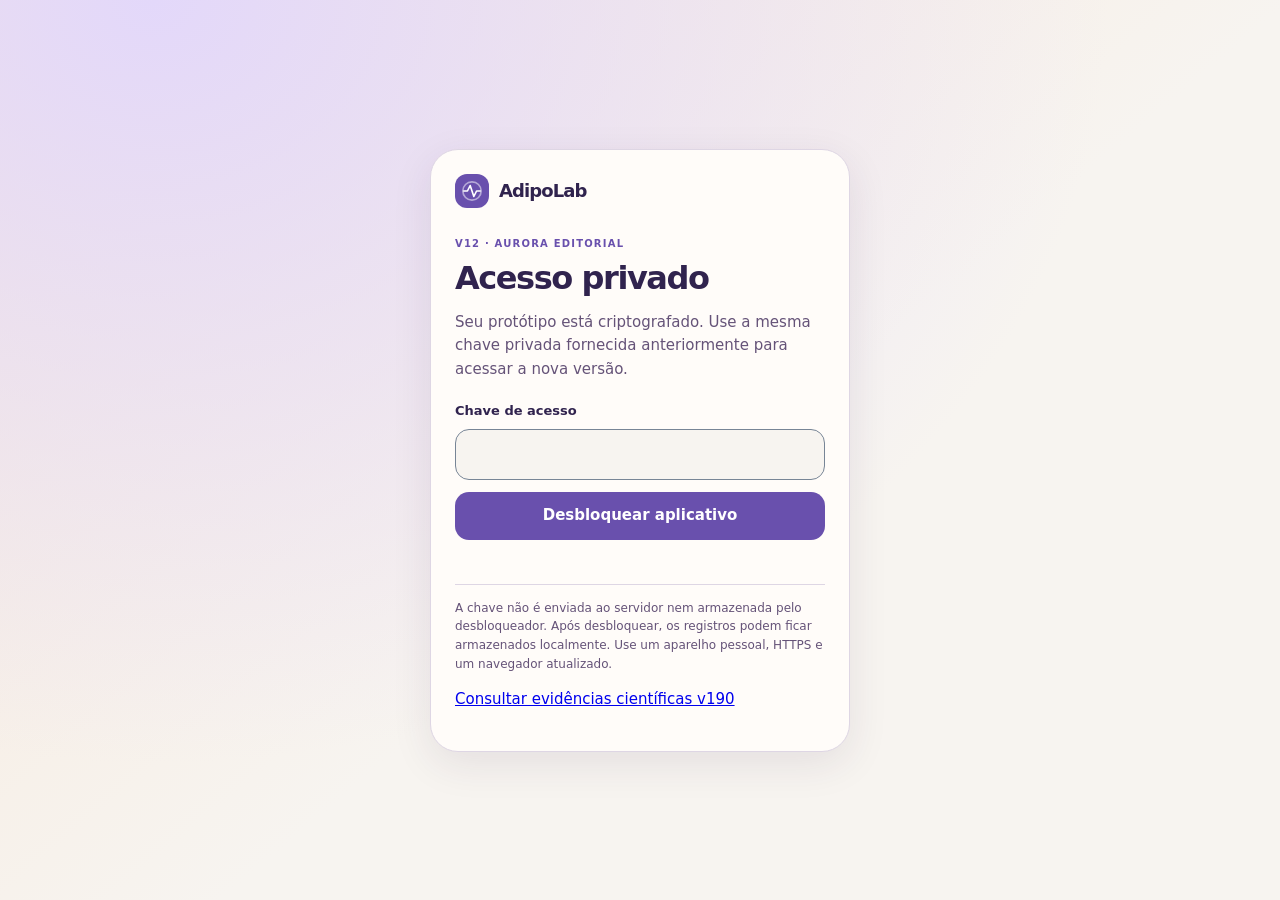
<file: index.html>
<!doctype html>
<html lang="pt-BR"><head><meta charset="utf-8"><meta name="viewport" content="width=device-width, initial-scale=1, viewport-fit=cover"><meta name="robots" content="noindex,nofollow"><meta name="referrer" content="no-referrer"><meta name="theme-color" content="#F4F5F7"><title>AdipoLab v12 · Acesso privado</title><style>
:root{color-scheme:light;--bg:#F4F5F7;--surface:#fff;--fg:#202938;--muted:#475569;--line:#D9DEE6;--action:#355BA4;--button:white}*{box-sizing:border-box}body{margin:0;background:var(--bg);color:var(--fg);font:15px/1.55 -apple-system,BlinkMacSystemFont,system-ui,sans-serif;min-height:100vh;min-height:100dvh;display:grid;place-items:center;padding:24px;padding-top:max(24px,env(safe-area-inset-top));padding-bottom:max(24px,env(safe-area-inset-bottom))}main{width:100%;max-width:420px;padding:24px;border:1px solid var(--line);border-radius:28px;background:var(--surface);box-shadow:0 12px 40px #20293812}h1{font-size:32px;line-height:1.1;letter-spacing:-.045em;margin:10px 0}p,small{color:var(--muted)}.brand{display:flex;align-items:center;gap:10px;font-weight:750;font-size:18px;letter-spacing:-.05em}.brand svg{width:34px;height:34px;padding:6px;border-radius:12px;background:#355BA4;color:white}.eyebrow{font-size:10px;letter-spacing:.12em;text-transform:uppercase;color:var(--action);font-weight:700;margin-top:28px}label{display:block;font-size:13px;font-weight:650;margin:20px 0 8px}input,button{width:100%;font:inherit;min-height:48px;padding:12px;border-radius:14px}input{border:1px solid #778596;background:var(--bg);color:inherit;font-size:16px}button{border:0;background:var(--action);color:var(--button);font-weight:700;margin-top:12px;cursor:pointer;transition:transform 140ms cubic-bezier(.22,1,.36,1)}button:active{transform:scale(.97)}button:disabled{opacity:.6}#status{min-height:24px;font-size:13px;margin:10px 0}small{display:block;font-size:12px;border-top:1px solid var(--line);padding-top:14px}:focus-visible{outline:2px solid var(--action);outline-offset:3px}@media(prefers-color-scheme:dark){:root{color-scheme:dark;--bg:#101318;--surface:#191E26;--fg:#F0F3F8;--muted:#C0CAD8;--line:#343E4C;--action:#A9C3FF;--button:#182945}}@media(prefers-reduced-motion:reduce){button{transition:none}}@media(max-width:359px){body{padding:16px}main{padding:18px}}
</style><style>:root{--bg:#F7F4F0;--surface:#FFFCF9;--fg:#30234E;--muted:#655378;--line:#DED6E4;--action:#6950AD;--button:#FFFFFF}body{background:radial-gradient(ellipse at 12% 0%,#E3D8FA,transparent 60%),linear-gradient(140deg,#F7E8D9,var(--bg) 55%)}.brand svg{background:var(--action);color:var(--button)}main{box-shadow:0 12px 40px #30234e18}@media(prefers-color-scheme:dark){:root{--bg:#14131B;--surface:#201E2B;--fg:#F9F3FF;--muted:#D1C4E5;--line:#484054;--action:#CEBAFF;--button:#29203F}body{background:radial-gradient(ellipse at 12% 0%,#392D57,transparent 60%),linear-gradient(140deg,#22283D,var(--bg) 55%)}}</style></head><body><main><div class="brand"><svg viewBox="0 0 24 24" fill="none" stroke="currentColor" stroke-width="1.8" stroke-linecap="round" stroke-linejoin="round" aria-hidden="true"><circle cx="12" cy="12" r="10" opacity=".5"/><path d="M3 12h4l3-6 4 12 3-6h4"/></svg>AdipoLab</div><div class="eyebrow">V12 · Aurora Editorial</div><h1>Acesso privado</h1><p>Seu protótipo está criptografado. Use a mesma chave privada fornecida anteriormente para acessar a nova versão.</p><form id="unlock"><label for="key">Chave de acesso</label><input id="key" type="password" autocomplete="off" autocapitalize="off" spellcheck="false" required><button id="go" type="submit">Desbloquear aplicativo</button><p id="status" role="status" aria-live="polite"></p></form><small>A chave não é enviada ao servidor nem armazenada pelo desbloqueador. Após desbloquear, os registros podem ficar armazenados localmente. Use um aparelho pessoal, HTTPS e um navegador atualizado.</small><p><a href="./evidence.html">Consultar evidências científicas v190</a></p></main><script>
const encrypted=[
"3XEm8kC6//rN/s/tYhq8XpAMolpsAKxEPwNkI7YnOjW2VHeU2nP30KKO7pm/Rc/XyFnVhtqrV9/tvVG6cUTW30pmBcrQZFnSrJZppMO8XMyHsdiDJREps4qDyH01+OfYYx69ClSgjUeHeJrOrB4Msa3lR/cDA6oEYaJo9w9tUZv5TwPpoo90tkpdiQAr+rTlQpf4fXdYFYOJfUvUsLlSCJ30rSyc4V2u+c/[base64]/MBHxMBuI7uMDHqSiHWhPePaen+TPluzTJ4wc1EGJr90m7coDiYKCc4EDRsBnk6GCIidEV",
"XxWCmGQTniCU0kab3pCWsHIrFhE0M0YtsqD1aSQV4cY4W5UI3p+1TLzt1w72Lwwswz9Q2FctnH88yGyN7EHudVl8ZtRDYLo3UCsaqpzpRxKgV/iH2qcacDkgkOfB28SDfNussbRgiww2W4JgI2plVYKIWCq7fHMQrR1CFoZndCiZ5nG5c+RbSTvShfzCo10HhVy7R6KOB+MBdekjVFUdTxJSh8LgJ1zQWNi+zBc2HubIPsSO3+Jh6DfB9vYsnY2EgBPGlKgcf4Stdyzlb9D6f6zUXLF0Y/w9E8pWz4c5CJlO2hdmKrjJfU6Nmksx5ozNAXMOAGT/nW1H+ykccTi5heWuesgpZs4J4kXKBT+yJO6dxxrtdO1DyOS6z1/ugI6t9oEhDgTALtGPR/r40uvvjkwlin6hVJ9g1/WRuhCLzE/BL2E6vd1WYbIdbx6YT4hdebq6kST/kcQY890gNR0mAUNELE9ZwyGKz3x4HZY87jsemoTKwFtHqAwPrbt31z9t",
"43zXGHo4FCH5wqnxvAEoRLEqVriJm4cpFf9EogdRcJbPKlONGKwf8aMQqxDzwQPV9IniDuMa4cRg3HrjKqBktsoY/VF6SPYmCoTWnGawX60Y5kEsm9kBtXtoIdp2/7Me7aHQogqjSe0ZP+8N/q0CwKB5MZW64q3YFQTNMsTj03EgZr2DBsZt+mvmcxrNpmkvp3I0rI1Yq/EQ3DKBRsc/3YR+QOaSf7GiPjofvpKWBEAOJiA/cc+7ZyxbiIcXMzRzW8BIWLBqxmHsoGWohieRZRnye6RwDH0Cb1SJZzF5tubWDmiH5v840MpiMBmzN2kIn5TXGCbTqYxLtcWyW7PerAI9zbO73NIEl5DLhRp1tGhjR5QqcMiJr6/gS2g4LvVtX88bANCEYUaf4/Pzsp3bGASczE7Nc0E81eyDyy5J15rCkYfY4bNV/ZCjeYAJ4ydpNDeVnC4YHC0woUy/v1Ka8d1V1Ua8iLqbMqORrYrbTZdJi+/9pHAKtFxA6nKBm5SI",
"1+VtkUlmA8R6NXnJXXsFjHDnChweu4DUq4RgZSf+9dhCwZySGYcKEpFkhwJuk8/xNa/EXtL7hh2h0okm9ArUnNPS/2jCQN//l+9UeknMG+2/tSG117jT5KlmC4bRYJyIT2iv0CTAZF9HuvllyprUuAmNzg2jnKxF97AtM3JJCB4Vp6MZCD5GYM01taGzm9oaRfMhOv7NqclZZccXDK6veqPUJ9C/ZX727swthf9Di0vTEODreaLTFnNL+670GqCg/44uH9CBMRxaxoM3wJ+BYhacySTZ3MF17/+2QqnMmMX/Z422KqQPqfhRbj+GsAIJiQjm7HzaSUgPSmB8DFqRplsCJZD6suSGzY13iRqXiKCPVaYyEeblHSLt9b7sMSJu9hvCKY0gCzYsLpbwaF/z5+zzSLE+YgSqtGE0wiKjG3YBHe3ecaLeoMf42G6Mql059KDevLZ77gSCULBqx+atZ9NT1NDoWrHJUzEeLYb2GExdKjgtz92gXy0mg4c4Tc6m",
"u9tU1+HPmOpm4lOR0iTVaa+jSX9nlJ4SjoQHQLnqJMl1uB5RLZBO2COFUWvvis03FXKfbRvFUxvIpsUUgkUm2hs/HPn2+dDILl5sDuI2Gti5LPiatq+6X+sa6KV8Dy0obGb94gFumnqd74gMC+tfr+R8/csKxkaKyc7mjTGai/Q41e1yaxjgbH7Q8PODUrNgmy1SXtTZgrQ/Q+1gwSHe8buVL7UU1DnH9tLC9XGG7uxZ1qIHBUXBrMAhL8EVgVfxYgs4ssW/P51XLGlhU1bMwcSpQ3KUogaMqmIBWKUoHDjzJx2I76adWVOFOX+iLxz1J39CNXSReMZaVKJYa5u2paCvH5l9SG0E+IfY9SAENgHukkyXIlM6WSIW5kFK1fI/puZFpw4qkGhmLYcQBVszSvQP8fL3o+/yuGpkCSi3hloMCqMAQy6i1q5zbDRq/b0OvNI73/E48bI9j1h3/dgX8sEExKATzImK2blis2bxBO6QCIlizxObhExxPY8/XjjJ",
"cw+4uh2pv2gvj0DK+Uo4YYa52lbiuyEt3Ptx/kaHZN5t1As7WMgTzuvK/LC+fFB5ma2YL8Jry9C+a999FgXpLDQqTuYx+2eX0ZXWqhOibHmXieVZ+GJ0ITNj4kDwZOpiIK7kbpRtFUv5Arhj5mavaQeVB8cWkHjCtu7/WnA4nkZXt65l5jctLb2DXDSntGKf4Cbe/KdRnuf345vywVO8NQP9jhg8bzY9p2CN7NWWNJ2qKyv22kwPs5aiNklOga0q4aDmQ8UeTmpFh+3e9sMP8EhCZjYS1MHhhFYxCxFIykNcojkyj++PaoATURqg6K+rVW6fwnXUb/DGRj13AYHUMnM5lXuz+SsUBbfDa3AfNOXFdW5AQL5LCmZpxpXhwDm5gw7xzNbjSiskVKWmq4fELqv0IlJjhOvBtlcbzLTnkr7NNz/LwFO6X3gfKwMO2PFTgqYAW1JJn/e1ArtwgJB1UuFIEjMw3kV4R6aj4AWIDGGTBUl0EHkyAvEUlb4NyW3s",
"aJ5CD+G+d7pXkJhX5yM6PnseONVEd3IWHoCtvQRN8+kW8Ew3OppQZWcDXB6x7gOhTPnVd9TYV6taBpGYsWR9649C28bCtWO1lHJwa8HQhUfNwCksOJwQEuBxBW0GFpDVAM20sYC+WpfhPOrQ1xbL1HCPvu3F1XfR76qNOl6wY4/2b8Gojbx/i1kCyWa74wCFoimILovzGHwE6VeOEFS9YnYjh7YLStbOattiLNHlEK/fEpa6hUttNUYcwvhEtEdVzKxMhcgIV4i635SINP9I0GHzmxzA3VQYkdiDU4evxo+kGYT1LZQrUNP4VMMUj9HitmuRJAAgHCxZ7O250HV2zdRDdl/i65YfF+H7WhDniBnlgkmSpE8LnJp3eunozsFNqpnsx/b9IJDwLCZn72PCK8bvIw27VzZPWME7rNcKw2lqnJorbjEs+sPNnWO1aLLkIk5doxFJdectwng55tZLItV/wXq110fCAnxv0IB/H05/MAQrloavNZvwkts9O+vC",
"CVJebBdGDzjg1bAn34UHlV7KHLH71ZXvMXyxgdKcUD6Cc98mfaTH1drP2wWyBYQHd1o90PMmYvSo3w26RhkVm3cbf5q7IDAtrVQ0wrzuuqdYDr1wM3fP9Oo8dOiu6z0vKGy1yIf45rgSxywWHBYIpGKTPRsgTXtOqLwEL+OF+W12pV/Wv/Ae7WPEGGYUu5luzRGDMx7H1XWNYliuf+83nGJUjCyE2NPSIre5D3FKMu/980+bo4rtHATWkbmnHt8jXzzb8aOtJVX/v+9iplkpVxSmdxQN5R15lc3eX44RNPmtiClXtAa/9cF8rikIcjR1SgeErhXmWehQF69W079LQvZ9Dm5QKw4y/S0FoLm1m2twR7WUra3CKWLcWJhc5HBvua9PELsfY8Hv1ShUP23KMiMdX/bUthYuDDmqah4Wpq1G6C93zA30lHmzaVo4YjAaG3yBbOVERaVMbtyndHUfZdQdEsk9tj+ex89ACk+nsOPa2FEHtIAhXgAOVZzhA3me",
"rLi1tM1T8A+oEURjcw/I2XXo/K9pdjXeFsAVpKY28QdyBhb82LbfCYZ67kX1L+74QSsFTLQvVp0c8uk3OWKV2b4WL/Ip9d3Uik2GjPSKUawAjo8nRX/IiXdLLauZVbYuxFzVGkPAr5SuzoPQdxYfM+cuM2BK9m/vuqsXZ9bP4DB/bCeAxxd/PJKKM5zCdeWLKCPX49iZ31h6WiGfW0C0BNPNPCbFivoWk17i8/w75nU+1fT3CllcULjm0gavj4lnCmV4wmVrPFn3LX+J4W2wvdzaD2Vy0UgiCupnbgXANCmf/VeebF9ya0I4ObRR/mHVFYXCQZD3fagMl1SSkihPhQNirRq+53en1+6oZJ8wLwR3+aifxgJPDVXLb/FHCvwD12fYFBnhYvrFWO1S/VWa08rlM1ImitctRzLilV6ydb5mEZ0pGPuCIq1+T/NKSjXZ9Dxwxex5Er4jVFDAb8H9UkT0ufbbUj8U0wcIhCuJTdHSylieFFyDW7pkyDJFyMLo",
"zarcPJYdKHR3SIFBXF253MiWM5rWFkSJxE1nG7Nms2aGbkmfGsLpw14yGegtWnlRklcklyzGrP88vnQKZCP3QbzfnjL4hlvh+iU/[base64]/swDwDe7Px1hN3l+Z+T255uCKlsouq+nBvfbkwLqPwv6Q/SryXjzUUVKGJxMd4XKNvwfahCiD/ci/ZCjHWuY1GWRKZkbE2Lp9UQI5E6SfaQyvrQ2EC0JiHlZhww551CZLmUAr/wprE8X6Bkl7ZokZ2XLtAz6cNCOzZMuqGKMfTUHLHAmCWROkSO3rwGOJKTM3W",
"dtMm5Hg2CBcQJHpYxtOHGb8OYwQHTDvdjTfZ+v1IIMPetQFL4KObz/+1NUgHEX5LVmhEMgk+bk9qTU8E99q6IDQ3KYsWSrPtlXMpD+RazFQ6CvpkhYo6NHzFdOLKcVweNQYkMI5IRrVUPH1yk96/sysgOEKlPRMfHPhlg+wIKzRBtSn8F2ClFudd9UXG8fwYYEs88SCDIty7Rnguco8b9taVndAXEMn5ncknHC0EIPxjf01edASWuwKsTANj8f1+RHi3X+4W9c0fAmgtWx/oMjvZoztEoH+9h5MhxxIch0SorAxpZeVRIL01EVpDNu8wHP48Ips5SJGe1Zz5+l9vt55uMxMpvpgAiqj2nxDPyXdDKUMoN5kxFRV1KqhkiZ2ZaPGv7n1ANP/mqWlcO5HGPRzGZp7wONMTvRw9x5HPR0aUXzALrihdxXuH+5jGBlE/+cmEW223JnQJlkQdeZ4C2qL/rWHv7q47ny1WMv3/103g88N3Cn5lBm3Fmal/zjKc",
"MI+3C5zUwWMiifi7QU6uuEkNaHGmagZqtlmITLxUcLJ+G+37X8WeXHwb7RRKAYUsj7sy+5sKdxXmptGWL2CEOMwTecxHcyY3HbG95wdGwl3jWWOH4ktoHxlC2SsDs1yhvqadgQ4kg4SKQiPV77SEn2nc1K6ADh4YTDaKN/6AGS1AL6gW9Mi1A02u77Ra58LooHQyoWF1JBb12X8YgLuNOjhQQXJSXiqi51i1piIN4+2kLkYr+xVK73o5Qnpq3tZiRPZPSE868tuDwHGqp7tQ0eYUDgbDkxb7EctheWTmKVTtUqU+keLeLhTar+TDLs59XCWXB/fW7jbq7XLExHy0QEBwicsQKgKWpnLDWrUdx8hbblY3T03Cx6C+xtLlUN5qGLxZbOITQzQRcBK3M9Z0rwSvhsfYF3500shGfAXiMYO+6yKbdV239xRAIzoy4QzaPHV8L+ZIciqFpBHJbelEtkzlAtGS8kDe6wcnK0aE5Xus0nZC/VtsSu93ViCHMcO1",
"[base64]/ATdq1aAz86fqbsBu360mxE+HTviWuNZrVbC78aYXLENr2o31+/xJ3frrMagJHEW44CH1OrzZhONx8dFPus5maGTW+sGNVVqafyBzFkwkDvelexsmRg21GusCkPmsd3hoHkkj9Xsp8w1q/AfkV83EFWY9BEddui7kpfXFOVHV+LS9l846RCtyQD0wR3MzyKm6UvIqttqsHgElM9Wwnczlr+vnUXh0NlNmXVKsY3pv6omKMRSvop1cjAx2XW3ba1QIZk+zPjjBIukchLeibLrhvqrjs0zpksRA2eXaFv6aHliM",
"tZPNNKM/[base64]/nQ66Sd5l4sMU6StGh35Uqqd/nlmtoHyNAxF6FjsX23vwkjmBb28v5tLoyzAObJAhDxTreppvvDm5Mn3TX",
"+PTj1e+hByGl5xhSdwW3RLORNabnbgJ0bKbW7y2v/[base64]/xPOZ/UbnarpRrrlpTTVwQoCJRyaDmNRFssch5cKgs5AJkvd3Lc5P+X7pE3kNAVO+ZDiHxSS+6PhB8fEVutPMTRlAtXaHCJrri7UYIWDqsDU1P1u9xusxNVV5nRM6ayH9ffsv+Rptl9K7gSOaXrjgZPwfvASmfAXikPcR/0hkrZ3MNhvcnxadddRRVVw1DpJ+1AlaKvujGobZUC8+",
"kUK4xQVtEEQDIn+9hPjcjCsSV4c9wed7ZFG4F2r+VBovmPsHNGakeZ+m9eP7htcUBkOguGn5RvEsOxyWgqvImJkR8gEY0X1rr7bmh8FAHSucNO9kSEE3xgq5w8JafpQ4/SdiidD7t8nEakXxHFucHGKuFJ6HfSdAfupvt4xiYE4kOoL7vaxOrEEIM1EDjsZZ6BVWRQ9HbC90kJMQeVdNpwfpia7BgpSmA/gKb8zaUbHgtwm3YJm/[base64]",
"KoP/GvG4oFpwwEDNX+4dvykSmo0dHEmXmROTFk1Ye4GDTXRMSbhG9XCxnERxTnOmy3hN1OxdFaqPJGIMM7x67VL1Lt3IEaPpyaBOV+JmD3HkW3sTjBjwxPPXm6/Il7gh2U/Agvu5TEGP7exxg84oj1xQhHDXTNsrjM6GDqRlxQae49GaaK+buyo0wl71sSLZa1I3ijZozEeFXUc6qnC3n2d7S5CIPITCmfq9bwgqj8SDgvTJS2VNXr4SPSwB1BhMAG+hhMRi0cWPMXx6usRrD4I6rY/psXAAaSleB0+0moKnODuKQXtTYvEPebGsN9WykCXi/jPCZXciuIMbiKG4DlEUPxV4DK5sBQ18Ifs57xCzYt8FPpF3E6IS+vnZWo3Kn2zvOQNwhY5mNxojwPwB/zL8QSyg8ecXkUe+6J/DhQNNv2k0ymCEa8iwYFKk+SNk9QAd4GlkbiZ0rD1UZMUsmZNqQsltpcT9C1Huf4sRmNtO7FifdoGoTu8rwfsQwi/n",
"2p6H6TfF4n2oh+a9THBXi8ntZuZZn9oPTKw1c5ZXo+BOx33M3oRQU8bH5kX9nBkWWsDk5ifSBBwsvFAfF9k7jnTWm/tIlOU6/g+9ljaJcPIuWMoDT7o/r/ByeHN7HjD3IoQMrdYgM2LEE77KuJbDyHLWpDFJcntoNJ5/Jr30ldAjnRzlvhLNrRQw8ONBhbH25H6guuGS6/f8BjZgajJ65XpW5gDS/qx0ii3Ewm8OrgqzwopshuhyUvMRTQDsRbT9u607Z7Zl9CBxibJ23139cWmKfuurMup7lR7Jz9ASN8O+4I1+Yvn3hZ3rVod4YAXbIfLdWUaivZN8nIGGxBx2MuhpWtP/55IwSSRdSeU2nh41LharBSMEM/8fTsi4SBfCkODmNHLsvcKE6gb5tSSbwVrSdmfrEIg0FHGdWB6Mm5wsaUGg3xmpChd11c6oGYiGhOlvKlGvRxa8YL7fqEL7R8Trjpndfyp8KUqYiJU2QLZZ86XTTM8+7r7r9nafESoS",
"Qu+I5XrWNF6zuxnbojthD+6eBrBeE2CuKK4UCr0aD6uFqD5i4oHwoYdbh64Mlv2YPUjAKiNcQArTK/B3LSLmixNyUZuz4TC3nOKBRziKLT6GUp9/MzozsP9AtiG64hnEa/ZhXTBsTBkX+2edlcFz4vr9f9EH4RVu0Xee4yE0ewFBNHIkjoeCW8ox70tQ7Flnk7Prmq+QqUwoloba2RHQRG+7ND04H5EGeJwU3u9Ei+IZeYyvMmjU3POgAZY5QzM5C/2YJHIvH/E6FA7xszukdYymsoM/erlDAfJ+8+73v8yqe+SlFvYq75YmOqsPNJPyZ4rBZMEdsQrkNnkNyvI9RwnTzVLg5GsIEXLMl4UDBsoyYJQq4e2cCSUNv+g6qD6cyjlNxyn2+/3eSkwpkzBQGbwcnWU3WMF3xUf3es7kgq8F081tcfyAX0j7FdsQDkLS3BSWjwwMUHCwUn+q3C+5AuJJvCh1BU0J0E+vQE1ObuG7SE1tf8cGdC3jJ7Gwi7dM",
"dSAm6uy1k3i2vUPdKUhy++tkOn03dJQ2NvbbKRXIJ4ECqYB/S0h61sHnxLayzUUaWJUV+nIeCRt7duwdV5HpLT9oi7nCX33sovz1fxgdvFHb4vqbNdESwsYHWeRGLDCHtefqevDs2ML97GxhNwH6IP0zGJ4zte5VfPfVz2tQfA+mVabX14zJNcvjTFzN/eEaOYWFuy98tda7tCnGyq5bPSq0fh7H9ZeAugE37hslX7v66wcsiS1hB9+0mC4VIuRXuu/oFhSrE9GRynpQESpBEiS1fso8Sye2+ZpzjhlWPOjRC8cxnBnqQenPg0P4+CcdrNf7PNPOnMBeLUPqYMDFEjuLxY0kk8tlyr8xGnuVVwKwEbB+dNNFw0IV9x0I/QYs+/25lKTHeyyCn6Z7/JI8Gi29fhoiJMlO9ftn0C3dbpyr9T+djAQCM+c5CvkjXpaa7UxKXNQ11Kvt4lNN/8YpgDNVNsPD81FbcZNruxHt7aIfgPBg6jRS9DF/dXQXRAqI",
"5M/PLwgnn4rV790EgR10LidJnLIey6oS2LHCXaj8QfwGXrgnQBh69SlYQ0qfxYc17WDZsqLwBPdJoletpDIfcnlLNGH5BNZ/Kwmq3hngoJoKvsxe5/FCXU2YaXNs8SNrr87yQeRSSLTTwiKeP/wCZVQILdzpvbGVINqkNOqAlE3ihAjOTsZali3mbmqPkNWU5Jd2jZp5ShZ/2ypEQbfc+3rYQ5S2u/sWwGXtOLYakGCMUBPauAL1Tu++OVuzvUQmTLcFiu+HxnGYtq03/kyQ5z9Bt3L4B1sgGmH9qAU4XU6qaHf5OWGAWdK4haHzpKTNTBgHumjFGlWBHrFXbOWT1k5RMyTL8DDM+QNly+3GcQBNrHtCjBxthst9UhqubdNVJthdhtm8xjY0x810uVmBG6Qn9re/uI47HuZGbJR5bhSMzKJZy/8moqnF5X/3whVkgBtoDIqG4qykMgOO66rSPx5+wqPdAexCcSzAhzww//kxReoVb8HdA042Z63X/1Bt",
"PneOU4Cj/rcR+ckcnCUH4ssPuEgCTo76uICI4Ez1PD4imw0247JlI8TS1f9UH/KjzUTrMVEbaEf4P0aUc1UxWyDIS9pznrTjxbPSze/jDoFxDRM8OrVuv/wnrpXeLcgMju4VJLHNeufVcGDgn0v9hDJ4BzL+d+6k/LQrkfo4PWBXKtKXV8vacM9ZJoF8/sn4sfXfjmY6E+tNuC2wMPW/a+nG2P1WHJ7oZONfLi3SVD/XdB54y+GZnbEirkbmMtz+CfnSGhR1/sY1q1vpMMc0lFY6W3ReyVOSpFrbp0T0K6OpFWbchqSF1zwaREIDDhJ9FoEtqUmGdNL6NmhRl9EaH5+mZa2gYcRmeHIDpa/CTL7B+P8rELwKZmv8Bv84uzr8RQkDpMDiPvLSlqXwso+PwnX+bDgXLjfYn6tV6OjPVO1UgVQ6mgJ7Radjq3qZNSJMHuV1hJaPkkFCeWQdH7zZFcCyu94ZA2GcNYTQzdovOI0wSmlAzPyPo0Z5rLQrtvzJ",
"+ccv7y6bOyC/n925jZXNNAer/0yyoUDxiEcOEsysPjcXUl6VrjweVhT9/QQa5fOfWGmLBQ23Gpj350sNtV+iuj1oef3CqR7LyU4WiJ86yo4m7TMTWpGT5NyBnRxtyfjU8Uo7obYxtgRKL/tG+lXPIRJDidQOy1FPKSONmqdbXDNNYclngRkA6GLbCWxN84Lt/Fn9CZiOhm5XKCqfuzWUOMWcnayT3IJNEX75AX/uEQqhqNsV4VvG4ry2cagd4GmA6Cj711OoRJXDxuq2WblKHsrPEJv4+LQ6HYTKh4qwFhmvyp60L8tQbXYdYgv5XG68hIz6slD/6stDxCXYPi5fmkDrQRytLAv2SJzV7Rm7NyIFeEVlYvqbieYxTTCLEnTNJ3t3D5S+1hcZficaZhtKwDLbo3M1XWsje6ZimsRyLh+HNV1b2kQq2srBy6fHY6vT3Gfx8fFkK2I+zE8+1rCjhLYL2HHzby8uakr1oNaLtGGY/nZpSQbtSmyTcdq8tKh5",
"3govLahwAhGxCrlGxOImHdytWs92VB4Y4Zb5wUP/XqGxnUUteVplgvZ1EyFm489r8x/Vu9fE6dODdh3x8QDT4ZscLWZr2wRWKqU7GPTID+l2t52ooqj9V9jTmtV6BPhKt/dFnJJoTitvrz4i1SHu9fuLxc36ks6QttGR2ry1s5/yTBFnphHIhoMa0DrgfnjZqDS9hL7GbsUuVb8VInoanr64PwgEezbcApu+RPR+vSY3ww34lEVohodNuV6Ok+T1R3Cnwhc+5TZa26J/HWhDmAAv0HWhAR6e0kkG7RluZV8L+KCJFtcBFlTagpkx9JKqeCf6a8dYP5WqMjFSG29h/h2kKv4aIm0WCmEb7gbgFgx5yvPEWTrEkWA+uO8hjnVcPpHSdEyNXvWIEQNb8gyKJbAtmJ14df9Ck0X6WLDHQqeB79eLo1BcWQqa12/jzycNJDcM3gRSumlEczZH3k9CCvM3gmL7HjK+r8SAOocP79OTnC+MhjryGA/q4u9VgETe",
"XIUnoHWd+uzBnTLc1SJHZ5Xr5WRm2PoyP6K/OckUBV+CO46WfM7sqS9PQ9Tbhytoohhe4M25zrrcp6RxIZs0O1FeS3G4kfJ3isj0nwXmbFLaXph5yexhSUCFkJFG1yf9uVPWsNfcpQ7wQc9rPwGPO6O4s0UCXomsaa/JQh6MCJ7NKpym8bTEqnoam20ZzerpGuAhtuKHWESRIHnGDLms1eZA/lX0PDBXBKstVmA6ezmmMA0UeuZdZFkuBkB8P7oB/UkGUgqJgw5AsBu4WfMJ2Qjw06GNrNwFFzGmDk65mO1HxdaxDGFHJaGFw3/PaQznk7F6sRteRiaD5Dw8eN1IjMQrGNnglTnrAB55OVM5L6hGt0WtUa3s2a1zwx4XJWCXgHv8bwkbWQLj345vJIXyQPynhKPw3DbhEqIFpkWVOMAWTflh3rOXXZ92cRbV11OIKU+D/SphsiUHgXohdvFHXcxsBKLpqvgoO4bbNBPCUJ9xLXd1t6p0eOhizP3VOBB4",
"eYxrnrTtXQNvXWsl2bqFZUo6wIht66qX51kuxlBGPB9EDP2rlNrF3+6TJVeTAh1VjF0HIwEC/hvXDT6s02cbGL5Yw0Cpf6zB0+NLtDBni3DWQ5WZYnd+IlbFT8g8yJ3o5+QzCyCVE6Z0hDtXPcT2tZR2wz9O1BAYzbu15GyVYsflnaoBKT6S9syXnQ+sGfNWi6fhhVu4rHKotltrO7qdBtNCmz7kqKsL3jQ7qUYIPFpvjrdu2Ah/mSuW3K+Jb4yiS4l6UhNkOmpt3PPWn02KNwp2qveIWEMacpiVjYNHbHqvyVRBKmiiPxNxvoT4CJBFd1Bp8s25hTi203XV97MSR4+WFeSrz06rTPloEsHgFaSv1r97X1xPtbaMbulDRWLBeQ+vnoXs0J6Gj/wxSlulgsJqiaxxI1zHbt7e4lllM9SiFtD3GUcvcPS/+lMKQe126/7NYcxwdAbvMPZ4vusX5M+eGk/mZX2Q7f1rK5uC2STUbC4GXijYef0IdyCVkRFg",
"Hcmm8S7dooBcOsCt2SMXqtfJgtElMM68NyVh0YAdVYYxyhZxwIxYIRMvJnbZew8Sfx30j8EQScCIuFKHAT52JyEONXCYlQ+nWbWmFGfyKcMWIEssFM+J8d2bjxx3TMVKr/0SuTIuGhCL335F4K1fz+a6iD0Hjgv7/h8nIzijzq66TxtWIeJnFwtDSp4QCj3uyQBX27MPjIOUtKTrmFBhkYAZon/GJFa+G/BsRQY/jQo4Nic0P+s9fhDpTOAG3B2xAxW2torOt8R4EeDccyZhxuxz5s/9uMxPUlwJMOLwefzuO47ZWqVSMqCTtqlBV+KBl1foDU2zr0AEahB1Frg1BMT5LTMCnB5phQtLCjcqX/AtvY8pTg2lmaUVdAQtwtJG3vtETs9ihi9gdtEu4ME1ZkhjU2IYsZhRwG4YIYO1Z2yb3eHBeChEG8w/RU/PsaSg59KQrAkTrNyfDo84vggdkaDNfijmrIbGdxwCfKikX/yuFB7MoPLTkI7C8k8vBAVz",
"A+UpHorOf+9sIkY2dC+M7BWbulIUhjECbY9CXtqMM+JkU4h9dmAy7uE8b7VHBGPxXKibdmnxEf4yHgH66jn9BXfGi7ivC7TTcsbQo8ZARsuAyiQ4YcoD36HU9O8tWT0GLlAKRCKW2x/7p5osy9kBDRfT1vyKsqs/[base64]/R7vjzN1a8O5QBdRoP5p/KJc1ngXUEwIvbo3zwQvBbRtn1u8eIe5Svfr0XigmSmd5bnF/SliGJupDv5AerUS",
"Zuh/05sDOwJhzur/Jm/a81mmbZKZOdyvhH6AG8x3yTKJzUCGzuem2bUONOcHMIwt09WYk+vTkTfxrbfoPniHfxcOI7wWtt+7ux3Kp++kQC3Bo+uzukov1bm0Kcw8yo0tSA8sogsyN9CpuM1hIrp+llrWD8jdJHuw83huBpVt+x9BSFUIlGTxcqJe398anx1zAL2teJjfnKxpbG/W9mv93dpyUW6JIw+eGkW3jIZFxQjNiWtN8JwHh3skVGL5nAfJviTT6UIA/cAGfk4wnvfDudm4jSAU9XTEtnYxyuOikDNv3k6G+NiGihteJ2IRNQ0BGa+kIGFoQWukse4XF5jEMA/kJ3VcTAy0blHTSKdCSya/R2GZ3ul4gQaiLYIqhTEPyBw4WaByNAE7KhutqZtng21kPGoK1abTTbmZbexu2hRqxFDeOxGKQrhNfwV/+w/LIPuytLlcL5v4rJcZ/TDuLB/N9z+kqeaFX41rBSNtgfYdRfXn1ZsuRMZRyR9JLiVC",
"M4Gn8y9S70+iSEg6DdvBN6XlpUJqlRzDUBOGxzdRSdjHlSRiD2wr1B4iM6MnWrlhU6GW/9dC4RSqCsLU5a8Tvmf8fEDUdxgilO4p79Lmowi64eVrGiR3TP7FClNx/O6kHZNh0IeujbhgvjFTWRR2+q86wh+GWSdEib7GZ8F/lwHgyqWTmCRUj/Lyt235b2gLAPYreyvSzqMcPtxkUiVhdNle4zMXkB7YpNGC49JLJfVvjS8BK7q8vvnbEdbgOP55sj6cVwKt5Et7WCSlHRlgiJUmfn2NJi/OigfCPKrjzX6/IMRu8bLg16Sxta4i9btYFnOqaEnLohz957ywdfEmUYq7Hbfo4ywiBF7t8ZromsY8junpDYl1D3JEgP3iker7dlvgbVo6ZzvmmteSm/QMhXpmTRU9hbccSFZGaLcOewwsRTSmGiZtHENQo5TIh30VagFKg0//7mCyKc5gciGMr5behZ3a7gh8tNh4GBOFoaL+hiZHeE7bfLCSWsRpOm2F",
"3qAEOKCLDQZk9mG4Jsqx0r+2+oLH6am/kyXmaWuJGbZrQI2GG+HCmBmk2R6FzrIEF5bP/nNkNoCh7liZASpDO531W5eQGo78v7Wm+98KItOAuG+WTdF0rIu8u2LgB4YUkIIRpGRt6dXb8MuS2fLQuAftbN6dIVrMdVyQccGXDi9sLwKLn5mx4ga0t0gUER3+FtjxVpv31D0rlnVsRCbSN6biVWs3cNS4qWUXhfKLWa5T/E1pifZenAfzdt5rY77lreuwWQBaTNEKo8ESkeoJjbxAzFJBeffdtpk/cZAhfQ77HmcMJ9bdu8KV8t1qjakuDeL4AT26CQN11Aoh5lQ3kIRnKSGqhI+2HHKVdex7vw1HXhgYD4R8Vf+UByZECJo7ycyGkIzt1gqfdr7wGU22cQwpxDuc0kQ7gPHtJ5pDKIX3xdWVStslLKApb/xAaCgnMt6NB/Fs7RH0n+8xhJqFM6HM4aUIOrt2C+5cZ+nkbcP6QRBTyFFFBytsixJ5cAm5",
"M97LpqSDLFf0+C1vPR6Re0Cdqhja2qaaJj/jSCTaYIf5BGEref+MihGAyASjcZRA9QVlxjQaACx4Z3CxTZYnOZpaDaJ+NPFAVOzs4wBWIkJvpeLFofflgXLhDNwYLwwYA+W6x75c8bduvnyrESlrKNfQs5JnW1/kBTRtgVFLZYqYjRsnwz2Lrsbjl5nIxszUFipa9YChtnyJINQxnM1I8eMJ/SEcOB/IHlbXiObszqyKfC0JGounPLTZTfRosZ/YG4GwJaj2ijRbIhfAlFiiQlerVjb25lrHAv1tWu2JQVXxhQFpQ7L2kNexbb3rue468lZ6ZyFAZEYBk05nHf8ZdMYi0uSK18nv3qMqITGVEMPsNN9dubMZbWkpRnfQcyT/YHGxmm9bJg8q79XGGAdFYbjTTxnOEOvGlVNdA/ep+dnH7tG+KvfPRSMXf5Bn0oIzdBXUn+AWrQDaha2ac+2aUoEbwS0aFjkK4XUwlA7hTPSj0SYJWWaCqklHm5eyCjEh",
"2FTH+ZVRW7cgDW2Z1VEr2kxXICvbPpPRnW3uSuZBi4JtUviVX6RTeT+VJifv4milAP3r1wC8j1ZSF26DlyKo3KP1/S3Ekc6O5vYGdbRjkq+DlzKycRcD9+rk9+SlRHS7i8fb5lFV/THKXQKaqDbZOjTO1AAmFlKQNA/ueHo95ECQJqmZRl9HdzVdUFFMsAQf9DW854LfQVk0uBrB30rVDB4AikItQi2COT6l8KPvvpZclP/IJdX2+pTvf4p2IOtT4a1WjR4VJU/HIGKn2LRN8TF3nbXo5I9vK7btnhcaKtBgEI3DHcRV1LhGscjOrB+swuu7CP9NzFejQlJ/rtYGtk5jFFbDMbwasIvM1eHDTIWTvK9FmBVSmwmOLuwMP6L57YcXr/iapbsuUEVFLhW6nKawWGBaCoqRdQtvAotvEbTbliSdD8j3huWll/+NfsrSMtCMyvRM0KvHor9sMczvGWG3ubaDgpUefqZMtQqq9NV0ywjoi38GwdlIcXEbR2Pe",
"+K0EmPjF4XvryNLOa6uwufrWeeFdrO6gikQyoXod//Y9VnqIDzhgdPWlehCjEzuNvAhq6nCbNl2ZqnhCKGI5zof5MlyUR4HfFbhL6QTe1xwW87DNy0Dxr4eMwUonGRdR2ymlBPwcVzB32OpmeIBFFyQEmhy779m0dHGdAXKAo9DT7DGkMTP/adyFQ/iEoLOdodEG1i0ZOUpol/dELIdYZBZP/+Ojtan774pWGmxtjkMkqCUpWImr1Qn0dhd0h+cOW/IiLs/ySfWMCMVRhNLFOjjrrTDvx2XWF3uiVTV0ELgoq6YLXwgUP4SwzUB/yT7TN4/FN3ENglRwHk9kPEbuigAtmh9jIyAn9mhS8GejX5M+0BsdMAbFyYcsklaB78ESCTYc/HGkDRB6gjrGQ2FCXVn0B5BKrP4Zw2bTxN3qlxrNu67ZxksO9jMNrZz0IAY7DDiROc8fOwrikmF7Y0wrXJA7RQiPugQUMqRk2bZ1KTu1UhQkPY0JKr9OYb0BZQ6e",
"QE/[base64]/R1TvY3SIS1tp6WHeXZKbA7gnk63S8peyR7erC0wrg+qAds7CfkG5gyzSyajMTC6uWNKX5K3rPDvXRIBcHQJjHBo/MW73oxgcMADK9IuCVNqN0CQ343xVd+jyHi0f4XlrvsUZOHBw5pWUWROtv6gZZ2mEM93D6dtUMlyJOybSHfK350NS+zjlIeRZOoVDkkYGOWbycclDPlg5B63gfEjQFpS9W0YRHys962u9IIkThEtQEUOUeVs1ZLzr70pohRTTR3qqT2OOVDQnDPsZ",
"2XBBUIj4oZNiXZikyiMgfzPHMl5WRWp6jvbo9pTGuJ3xAFL8PxNZ34gULRcLLK9ZnMFSl4Ren3q7VmASnr2sCis1xtZaVtFPS5XR4boeU13FqVjNeeCCN+DPy24Rqs/kV/4d6SPqainhlUE9R0oi311965eW+cgvcGvgQhOSsVScGxFn5Ukf+81f9nkRqFFSuVdo+3qBqPKmlZVGeEcV1Sq5g+V1wRFqV0bVbCRr7ZBvQ99z+MiapfzW2746C6qVy81K7anSR+ALp1AY9xpK8Fu0im4k+GRBy1e60lp/m/a/uZl+ESkWddzRuiQbuTUhRm8gqlNp2eQmeQHFDVZCjzeOvjleQi6/jEJ0H2UySDttAGjOnwp9TQ/I0sgUs6gT2P+d6/3z/2Si/44iDoNR5bzE1nz12deWFEBAHnXpXGLIXZOKYyZoVhQedjF/krn9xm7z8sZEQx2kEg/nleU25GtVB9DC3Vjwb7Ijwqy+w8nf5L/2bl6ACn1c3uP0eOl1",
"Bcow21XldCQkxGeognavYigt0nvOu/deVPjDIr12lHb95WRcfDF065wxhFqaqvmRY36ej1dgvZE0jpAGWkh1D5ytOy0ijk2BsL0Tkw2UCPKRNevGlSj8ueo7TfLOKDo/Sa3AEaf/oh/pJJZXBr3oe3aou3irUqpWUc4Jqv0tsm8wxO+E9Tk6cQKi/WhCdNdSzX7YIFndoUAgHarozr4BCnxLdci9gbMZx6CqfZXKVzyoe68B2uABv8dshskrXOiWbgLJXsPM8YaV01VbBSWRaiu0jl3JL9tQH4ODHZv60UElymDeRMN7aD5cubzYaoYQfxHANI35q5l+/eq0+twU2Cmkd8eDE/JNtQbPzLX0XQXw1kmGdsL6YpeMSgkfOZAT62ZIySn6JzXD/IDl8smrEYWs+Ea4HUpIIaoDtKWTEyaJgEep9G323pdGG6nVX+hrCzXmM0ZJ5Dv5nn19yQJb7Njd7hhoLXgc7z/UVXi6A7nG5fMrWjwnHPwnfUzXf2xE",
"nIu3I7SLvBgLyvzqLv35B00bArqyMokPOWcUe0fxuV1WiTUy1W48dcbNLQtHGjBStlP0h8gBJ1Yboe077TkKRpmFOAZMPxgV9cDtVrLTUvR+foGDSqnaWlrrX625bq79UZ5cNpnA+owF+u3NlhYPvA0/qzz0Wyoj+slzL4xQFD3l9wR5zCm7FhhlrSxG9yyoSy+a2nCEA784Al8JhUJX/sy7HN9t80Sq9KkJdXcJlrRdb2+r1pMAnwEjhC+B1mL4CERbf2Kq7lyIDMIlghs46VRA2PGrHzgDKPcGHy0YIFvUkg7ngKEwQRUT2qoZODMwdKDmY3U3deMqqn3W6rJed+CIGkteN9e+Jo0nYHyyaWm7XHxpZQEMcWanReNtL/f9tMLzpP+b+S/JZ8US3T4N0H4hzbmPzYxTs/e5Y3qfqv0dmpaXEmQYSkG2KusqI6TppXQcbEB6SXjrxWcFHy7Ynl14UvEkjAwkaOsMA2MNcsNtmDu6pyxqiQkWdWDpV22g",
"to8HlpjOweAzxuEHHbJWU65xPJsYN5bX7liwGHq81G5t0ETY2b53GwSZfXI8No/+b1BlsaXOyvPkXNnjkXdbnwficgVAFvNZayTBdFhrou0jDVot7d8Kj5otCwaN2Jqg1Z6+xFsICZoOrCAFPy+VoxVPRpk18Wj9wkGw27yfIPt4/[base64]/CeOVvb5K1UAHXSKjXYv7XibixgRdUPa9WA4M2D7YVWwrT98ZBIQY1OD2KyDC/vyrGOK0EqfKP5amwL2l8sLv3NessbfZ1sY2EDGxd3Px4kxIJgmH9T/wnD+CdDdP",
"/D4bZQzByH5spQWLCdOP0PPajTkVgpIiJm+MjEg1OPBGK+GJ/v9gzl7hH3MQAN6TWyk80uwGaQ/AWNnvUQMv6+iJzG7JkzENtrssp1C8MD1tuYhCjoMhXoR6EEkdDmLk9tWDMLrbPf9JcqBi3UhrMbFi9oi6t1Ob0j9P6XF9a41Nczi0jqilsJQtl3YA29tT2r+l87qAKy/Kjiym1hlqzOrqz+56GSbCzQlQj3gBvyrDxbkAI+v0uluXopRuPD8WTRVC8JEVTtAWL75xlOJHbGnelv0XQGuArElK8V/YjpkAerWzHDXDpbmuzRssb5bN8wq6eOWJj3bMhuSG/BCtKMuGfeGn6h33rOjJXI2/tyOUJ1V6fslU69hVoVl6WzRJoUMfuYloDmHRXNj8SGVLoI0ZIHX/fKd2POxvQqwenydreq2FUzH356eYhI+M7hvYRsxAy8HC+lcabNAK+TVwiijt6KzBAWtkFs0ABELk25W4y+aBoZd1hSiszUfAkeud",
"YWH3dLHyjk3SVIgw0Eb/orgIuC4rPUlb5wPVG/rj3JVGH8GpXlNMnYepayCUPFU7BywTEoVfZYvgJb9ToYnoAGiGdiUYDCyqjcVLRvZl8UMwlrTcy2eFLgCZViNubYrRtk4/ZZyIXqUb7c3QRjrpxAbEQil6Sm6XhQ/mwmgk2PMLoMEIlO8aNnZfq9PKURAa1P0F55SH8+bfe1HqhenLFsKvzwPeFj6hhdUlsdQ6ivXBElKAKhCUFIkKLuA8QItx6L78x2Lf4jCCFsunpQjatm7izQq5mdSJN8tkM4XCCxTzeDfMMrK68WKVgpVf/hOTyvqCsc82r9S3rgtBTU+Tk808aQyEpOdYLQ25ZR2181S1+18PxWg8m1x6RnKfhb2L5tv9sOLTnvDZoxZVnGrfh2qexepL6F1Qd4X3tTYHKRROfnCOiBytYC9jzHJF2GtM6hmDttsoDugHdE5rFXQiAuhEEpnjeo5QL/km1bC8pMWteiEpSCOUT0Uyk/sRw3hP",
"XXTpy48BwJeMULtYHf8627kZtm723gEqVRy4t43+8kKr+KbUTlabLghTB29h2wYjuTqppCPTSHVn95Irtc/lOTe6M8iG5jKWzOIXCR4zhJyh97B7qVqaNnUubRo4+GrRnS65Fz4GQw8Mqat+pWmuWkdmkIM+cNNakn6kTg3IqPKehULJbaIJGa3ZLA8zV8lf5KuqaMQe86vYbcvmDhJcRnAZN6M+gFP/[base64]/owTeHFShKZJPHcADSa8J3IISqi0nuITniflJh7RT3WqHhev3Qfk3uI1jagfi4CB8mEgonbmv+KlxWLScYv7E",
"ZHttSNWqyo1X10PmOOlreU8O96HT1u4JdUAsAZ2aWx08b4jckoMZTRqGNtqi503lRTw2vjTGM18s4eTFAuIvZ5EPJrn7XTfh0FOF+GBYtIjocnYvyQCVtzsY0CWIFFSNU6/pMJlvI6yLVfNhr6MRWgO5/uNRv8egqNx3PGRkJQvDZLQZKu8/y8HdgZpgKaNaeG+TAW8YeQ4TQ0i2A80rxr3VUOyz8WbGEc1bXTYA63S77dzik28zMuppX4aobekY5npAPNw6iIllZVFiJZ2e2GGb+1Fy8nRK5vUMeg36hCpZsAXJs6nUQELokJQCzBM//t7tOyQYO/QJayr7JE6/gpckzZe2RG4i6WcHWvrj3VOWEY+FKuWUwdCTjQpHiTpMnsRDa+doL3k+8hiBwjZYEyRTDrr34r+ODlwEcsodILQIzV3EsWmdjyulUFs03nPMHGYaSQgq/RxurGaQOdfAdOmaEg2MlPg0JoUjjDAzQECAIGq6/5JU9Eo5EYu9NWtA",
"xQy6CpS62slIc6NoAU/3OJFohQaCK67PDedbOGSyHLReHJD2jNNXnAMeIx/ul/VvQWdLBodqr0q31+tCDBISFWCn0hr5ZQQtRCf8BwblAKjDl/1um/qPQulxGxRKdHXh/1JlsDmuSKr4HoyrQOBrA5F9cM21qs6mU3wJAc7Fj25VROTbn42qYtHVFaPTBlGf7P6UKmfg+nwh85TYZg/[base64]/L0XaH3hqELImRqd8No0hYzhSpGWSX/Bd+RBeYDHEkiNMoW3FTSUd1Y8BO",
"NAk3lU/ABKid36dq8SiUJxwKY8aZeeXcxg2C6GLBmJFAvpZBHkfkPd+vlkxP1PqKc2xVoAXklLGK8XQs/3tZiFJ+bAsWThJ5ldBslKB8itgIumdsaRy8Yob7KU5ycvErQ53r2YkQTWVxG9Lcougp47cYscZpEYtcY5pYvsPgleflRyJ7mCFzkdNOF5Es7qS6b56LrjXYKPWwnUEyOZ2E0DKnQdyfhev5Ykpe2XdGY1VAQzdiuePIzxOH3hvn9GG9yJNR1IKbEG2hU/nThftzkge7tnhH6ef5NQQO0U1zFRM9begHl62grrNFC4UT5tTlzKpfYR2KSY76ybR80CwGQa59q4j8kZp1PEQGLBW5NwrUj8m+kO+5InqfGEWaawHwbr8p5Zs/JTJo/B+4HazLtAmgdVpn9hs/+OtSkCjFvU52X6gMhwJOAouf2XH8mIvSJabbOmNPKokVJI3AIumpGGEz/BsIOigoNgR4gThybmWnPlhOa0HKBW5JwbiYw1zT",
"zVGCVhPDBFdBmOOnRK5E7v0gsSUs//UfuS/hhNnhH5CzAsqoNA7f31Q+gUa2cG2AbANq2/[base64]/iHVAbGJ8jpbcQDX/kO1PMt+eeAXDs2Qy8JZeBRxGPVooU+cDzfo3HAzuHsN5Dqjc9nO5tuRgXuyQ/MJnuYm6I48jZ1m6fpn2A7k+6H/pX6JazY2s30GmJ5vuU1kNK8NoUHVXwp6wmuc2EYxHL/ShnXo3RNyqoGvYw5UKWNRnt/jw",
"VWdq7vcoEGXkKbL3FFORjwKUses+7br9ptMTAGeOZXwA154sBjZuZpAHQWnQ+v9S/WL/EVzDCzYAGd90W3msO20vfXmODbGKqL1jeeUUmD3f1qLmm4IKDeT+4EibECADWLnJ+x3xfPNiumtmZNAY00RubXj9ju8De+2EyBy2hdDbgHmdltMPPQVLYrkbSDQi/jLaLYs8dBdxEbPZMW89k5FeVMsbqSaYd/7klKYXE6lwVTOtSIXsflmkQRnMGeot1QyHJBfyJS1pYWl5iQ7YCcf9egiCy3Z6Xrch+n7zVHe8AIt5Phecs/rEjpx3E+7j7qeY31XWlkty8/y8sBjtAi7fXd8Yxr22KNOkEgnXWAcEFIb1v7/5k7WTEEqPguRyyDdeoAG126J4eBI6tlsKqfbEwu5RF6w7O0H5FXOnwhloFAa/iw5TuE/jdXxbI9oq6WCf4R97+TYZFODRILfa9tjFqayYmkjA7aH6TdQwjQatOTl3arqEkmsuVzoGFk9f",
"3yzzY7OFQOhy5JMb8t2bg3O/DuzCgRZAZ6AiDqPTRpMP3xBw4OiHyeBFx3a3P0rL22miaoFGzSUXMnKIfrrPIrXZ49PwhBVny4cBEAcZEZT4jr9mwP0ABTDVr8fVplBlPPgkNmP8meqy+zJOWAE5PYwWMfS+1w0Cj7Mmip188FIpqJNb/tP8bF9s1uqNhozl5++J4m+YjqnADl7Wz+bZ40II8D/UU2TIYZuwOGt2oWf4dtpw4PrJ0S8vYzsGC2XRDdQKRJSHevKJGDyR2pbZmy7WoKHjzWHnlVqKXYagqSfEht8a8UKhPbA4drGtAQ4qdGjCcrNt/5lw6wmYPMpwppNk0YhgPVMXbcLFHA9kn8nCnPDlNsN+ewjrdYIHcGCvwCpHE+LeHjFSFflo78XHViNvoqLe48UPa3JWfo/OU8kaRSt+dSWGDNhzRy/HLusEFoF6Amiw0kLYEjdKgAof8c80rPLXaGTDXR5jiEeEw4NbglC29usFUWz/9+lh/JmB",
"q8tIB3AfRfYtJpP+RJmW5GjX5JXNXlenovs24msFIWq+ZvLu5YA7kzaKPyzW4JMq0ppGkawqcOIIJQpMNQcFb0/QYp7ll3jsT7FnrN1ka0F/YrMTdwqgamWn8wMGcYx9foNDTdE3xedci5VLImyUYkv5rFmo/8lHONZBoCRkF/kuCow6BbeS6xiXTQkL37mWl769/FfcCHevxjjX5QMEmHQ8lJGP++ZRA4Ug+RXvxwkHG+QHS11K0jpqNu0UY2QE/Xm4LXVs7srYwUT0JjsiZ1BtLmsOJlSvm9WlsJ4kO0YJB2IMj15lVYbIkNCSrX1b8xtgK0mu/OkDU+c6sxEo+WxpzrMG5jb5EwTG+3achn6zc7892mknD/j/zQC2edIKVo1E8nGRjgdfALZ59F+zZ3bJeC8dhPr/MbNyePxu6/TKcsC0kXtcRmgzhzkgS1P9xI0/Mi9+UH5mHQAyBBXUhSonP68aM7qcLW3W1n3l0L9oPZnz5l8kDxfixqldQcCF",
"viwo8DrV+wBQ4xZrcRfvbY58zoFC9rQuii645dQfisx3hwhry9+vvcjtp1ZpPwQCAKZcvJbZJ1/txSabHU+x8APzkl5TSJ5EeqP/UmR2HU6QLDWNbeiPeupDqnRBzjSU2AHmp8Gc4+oskR2wfcs0pLLBx5pFhtZVHlhU+2ooxBF+4UeEDB1hArhzaqYvTzspBBUBodp8dbLcooQHLzm0M/dXk1HJSlw3gaV3EiFn9+SMOMjHPEaBkY6v2C5sh9ZYSSxsGNc/FFJGxBFYOfcBGJi8LWhOCICekII0v10zOzDHN1XWvS3RQuISjN8FPwvFm8Zj46kXgLrpFfKsep8+GWnPMLYaYDux3zflSd/3R2EACF/9Ta/bZuwUsjdOnFo28R/ZMLYRRwTR5Oz+Djv9n6+GMu5H+CB03ck8tjIMvaDzkef64+/Tnu6RSbMlhFyykSznotiHCcVoYAvrhe/u4UqVvGjGU5Xz+0QlD9+i24JMmy8gtNETihLPIfUfKyZ4",
"TlgrXkhGodFhPFvTFMp02honh2csrJATsDDIUoidwTFCYmAOl2Ylx9haZmHTyvfwLdnvQMMA7XWiCq+bbHm6NjIY4uYB4XLgSwlyKX4JYnsvbkJG2UqEt78b11HGlhdR/[base64]/QHMSVFQzD7AenpC9jvf/Bqt5iNP6cOSzxV6IvjmFOHJvoLH7KN2ycE18fDiZn/v/pT1FpZroR",
"qiAAM/NEFkeNdlSPJO8lCZ7Z4RoykMLohnk9QkjzAp1VQZO32HZ9a6xVWdic+I4ezX98XnA2Nwc27FMWq/Palkcs9IeYVbEGrwIxUfJS1ct+LKA3Vmey15UA9WlxfJc7JLrmEiuRdi6I9l9PmZluD2NPb/nbybS9Gb0EBZWabGpzV4grhV//K0AYT0VgfVLuqjk/AcprAdTSum5CwVLCFU4Azf/29OdDUaMpvCQe+k+kH0qbhkfJSpNKLVacAs6ToV1qEx9M+tI12+phmEJgXK4RAtndBE30MUMEgm1QLNcZFlrAgWuw8mp5DOxJdTpCOuBJvVdKwCdZtdCE/0fVrsQTgk5OyZVr9oItuduYloHuUN1z5lHz34kBt6D0DgWnhPxm2/X/p9QAljSjKHQSoFpFEgq3D/VQXs3Id793Fuj2AeWiv5fl7BTfUlxWW+40bKKQIFeuowFDKKXzmhA1F5eSh8JRs6HxeCETTL2+K5t07eKwB2Fd0DjoKLWXGl7Q",
"mMVOrHvnFL9P+UFD1X2FxCHhzWLOJMFWPkbMSlct0lDogwmoeYHeN1RpKd8xuYlt7D9P8dFl7Z5B1T4YgR8api9YZjj/d16wj0NFxMn6A/nUzOI83zC9aJKMvpHrb8nd5p04wGC/94U6Y8gkZc51JgDZ9OvtNwoO/[base64]/M4l3I97X2dHiv7FflmxsSUg0R5R/CxLipqkJfd11TOH0Dw5/GkJf4Fw5irzxe142d2FRN2mTX1x4ZzqigRpVwMZE",
"r7armWqpTwfnGPjTT8wIY27amNAICWV4Gw3fkAf0SHXKAp/VK5oIYCtql35C6cBZzzxP/Dm0ZtsX6P7wV7WFfMh7f/XthUYMYoqQPt2EMKmtVgKBjkfFYzH73HAIKSEnmq/hss/4mhW+/1mnTmnLV+Gbla5DfDQ1mwu4QFf51n3VmUZF1t1yalwq1VfwKBPKM4p45C4JGw8z4pgkBe7tkT4ZqovdWDbeQFAsPwNocKGNOuydiLXoPTw0xBMXsnI/H5UFXFZ02X2u0ObX+8PZ/[base64]",
"FuqDD4XLbWarstq1L/VUsgLwS6EEEoBD8IjAwWuZtqLuK+ClJcCfmQFwJMzynvgAGUc9Ee6C0SMpDudxdEGGPo/n/JxGwGlXD1XNF+e14yNnF+K5Rif0opBmDKGTSpKTRzhPoNAIKYZRT+6Db2o+N/91OgUD1Me6zZzXQhk0pbtd8L1p3nM1ZfyRwB/Y6hmUdFROncwuOIsMVAZ4rw7A884Jn7+dRwqNuzA1i5oCKuHohS0dqt+L9RAxME3FD19V1akd2ydIg2zOTNF4VnE5/AHeLtuZy8aloh+m1kPx8CJNskpQwozj99CdaDYZCvDWXPyK0jisNzvF+WtQkGVbV5Nabah8S0h9sUJ8zJZKub7UKN7I1DQW5JhUJD0x8D1RBgJl6gNwLqZIIlWgUj1Nnxy/rCuSz4JxnVKMTAC4qVm+lrjDmXNl0Oquxszw4PnBiaJgzY7QmpxZO/I4BcTNN8QOC3OHoZeR7vmMx8ic0J2+ZjeRTlTfHD9amzeYaKLq",
"TC8Swj9c5bXw+gtx8JDeLfA04vHy+V58Idb0TlW8TFg6MkkyR44wuJoCVQp40cNnsjHE75XN1doFljs0zWwnR5X1Xvsz5WFAL46oHbHRdAR2cEKoqH2YfMC9oi5zx0GluvAwKlaCS3Xy/oqHAp+rgNCn3l0VvEBGxNltKapDJks1Zloq3phqhXgdKKiEzCBzRSgpiekGBkbzD+k9+x+h5WGv689i2Md/DjK43v9RBT6XVKJRHhJm+Cs+ick1ka8RCHPJWig2Di0ef9McCj3BkXy6T82OJMcAYQ9ptxvLWfj5CJQDBJpTkGmwLzMwTEvUXuemKZxR3+V8DhttFjnBUJWwP69K2ZXHuuKYNdyJIdjyeIJw6IrraOQzbxIpj2CozzMU0dS3rUY+wtuMKeb9THvPxuuY9Rpd9Eo5Z/ur5PwVHLeHZcskuUaxl4wCMNOVYw/V/I1eG1lWYz/rX6dN7tOEbRKJWtfrcrzSE9Iz34jHnMZykRWxZ5lLaZvNuex3",
"75Ygi9sQAfzv1zimulqVs6+bf1CyXBBJ0MNcTSIOa5FnaU5befptuJvWMh1SolgG3GsDp+6zCOCww9zGzx4PkDNmm9V8ZsN+XYHdTDOBKxzItorcKng9d8LTnoLeCtncSq+bF1sGqI9OrLHRtNLo6a3b6h46CmTvYXrLgBm5wLpd/eMQDC1myEEEOo7rvUiti1YibZPuUtkfyHybjbkx6317I3IPGLVY9RMBwc9KMH8fYnnwoyol+CWj2CvGGbmllCT6BPoHBbWjTWcMssiIi5b7GQc5s4HxOz/IBbyZCSPCaRAeD/3oRT34US4LSeY+GLJdoq141DD4STmxO6tMAgcX7sSvI1DEm8fhH0WS3Q3qY/VdpnIdoYSO1UEmd3pd/k/drLvzmr9HnCgdnjPirstMiC3sm7i1kKkwV+lePgdvIheWbbcSe63BEQ0CYh0SdiU56FmPRwXwMHeQN3nwG5UT9KGxpJ6t+3NNrzJjy8W+XyToV6lUH1+jnIPXPU14",
"[base64]/L+gqd1dJ9XOJABxskWKzJsscM2XWqBS79XqnEAt8JnEjAhyoBcC1qqYfgzW8TgvOou3CXC2Go7XFEtulECULm0WH1jtCrmaHIpFRchOVbhUi8atbcbLfY/dK5ilXiLqUfaz/2zEWxKo+mYeGeQDyTbW6i9fmoIjCDPbWj06YDhBGW3twUgWNK63D8A9Hh9u05HtMiGaMzhg1wkN/fnp3f5L754Y9rqyqsoMVjn7hWC/x7JGDl4lU5JeVLAWsHTKwqdMeaBggnThgwlgJZpMW20WiL/KOAJ7wLOzgJGtd63dwivdga3pY",
"bvxBpnkohgvQKl4VRSyGMSSrGZN3jAZCFla6yZYlUwncBBdqdNZq/EbwzncDbDkb77X/xiPs7pCuh358feXsnKKXrMt+vrBcBpgy6Bv73QSPOKfKjnTK+A1yqaMu2lVJet8TWREB73H4Eurm94Z/+Wzgo6CZLcb/Bn4wbbRX2jQPTcU//ohZ+mW+CQhWg5JbEdtFmFtLhQZUvWHr7uuffWu/[base64]/+5LC5u4eUcvJVmft1huIWW2THWHG8ZWaf++HnabfXCjixciieBkCwIxJoXOKyY16",
"hQJeSYkXW+6+ySjyxK3erUjHdxe2uao3KwLqXY2PTlD45OfmlwC+fhPfrA5z1pRRN8rLEHNbmr1RYMFopM9sldoyQ+Kn0522QmYFx4Y3OhiyJkourxLwRr404Ue5r8HH91RyYbwkmx0jdwsBYsd1G5C5jJqeYdmmKrWTyTJlXeUYiD/[base64]/reFofy0C+NzHh8dsRtZOL5aIRfC4gC+/u6Zrwq6RveHUQYPF92zlE6S65wicJoyVANhZKr2SCNQz4NX+9smkz1gBVobs5tKg0i",
"3wOcbnyxO51BFPbJuV9d/yGjdJLMaq80aB3fek3/h5NiDcxc35Js0latU0Yb9W/CqrzZk6eEecFu8eXIVaaWDWY3Mqw467NxOTX77ugutAjRP1K1p7uQEoXdH3DT0N90khS/gae+psLKx01mzx/dFWmyCsiDBm5ooNtiAj3LtGm7cnkbPyn4D9meT7K4MzKQBk3EqWYztn22I5l48dT5DIq9YdWT4nlXR3Wn0DSt5Xf36fqt7k1oXbOwylOAVkRrDlhkIhru+StBc7Y9EX47Sx28AviX3Wo69KM6aCe/AzhO8pOwQgTFTGv3xqb3dUNh2UUS7TaDDjpln2BB5m6kez578S56NSsTeTaim3msImB1dcNhpVJL+S1yQcwio+nrKBWysz3pUpBSJkJu14GSL2aqbJqAj3PrereP1/oB7CnJ0NzqyhWFDCgIWN7yla4AtvFdktUNeVoGaB7+wwez1Rfnm0B1DulUuxa4Ms/DNg3w1u/uO5VXnYwdbV25SdO+",
"FNZJQUM1CxZ+RNk73VfJkJfoIZiQZHTpFebWEjgI526bgV2SOhN2u/RcqPFSs8bP9yBpQE7M3IitoHGLd1KQgjaJy9WY/4gjfygiVmAatJfrZsM1W9Z5khpUf2N5mELnrwpGWMfr7oCy53OV7NwJPt4yv2nx88W2XhBv1q/Uq8jXn7CxzYCUm75EXbxjUnnCunPAx/ysQiz7j73dk1e+ptQrqNu7l2sbrhZivq49BWahVkr+lsMdj8tTU5IhyU1JkqngCLCxr9eDip8J8D9vx01z+WpUgA/3uxtmOiL6Gqyq/SZ7VQOiHzgRL0BvYV4e+hniqDh6gzweob0NL2e3r23qpTNOBrAKsmfjUAdAWiUX1UJqgbSbmRfjosA7ykGq0kesnXEXdx7hF7dpzGwwLyFMZ8tqR5QgusOI3FxTQzy/dBDbB0bFIJR3zlYfqg0AVBmcJVgGdwkZwz45EZqmsjVtoGZSvxQ8NcyZ4C7DbC2IgyUQpQuDKDwa+WCxdryP",
"Pe7JqcDMHkjhBApOhMkwR0BjkNjU1LL6TP8sHRgQ39PadccIDT4K9pU5g/WSZ0UB98QXGIJ2QadxidWQG3uy+BMxtXlaujGu/[base64]/RHJufQnxuS13FH58DvQb8rkQ+rLp/KDU85UyJiTD6qKIqagg4ZT86MQMxPGf8VUXa+RZfKfO/Gc3/1svTM0",
"sGZTkcxdVvhp8eUXR8vUcB/[base64]/QvAuRZaUzj23nwUHuUvZx8GGMjErLWe7vfTM5UzFPQdjGQIyEGgnffopDzRMeD2Dp8s7SJeN+iGdPBI5y2A6liUpLS2ow2cO2a7UDzDYcDDKfYhofm4qkD4CCdZz4R5L7LhyMJS5VLjiTm6q5L7xU3ZQMN+TADTRAqaQQ0HdTZs6UEEkQCdZVMvDsN/3LdzCMbFebpB8Yfpkq2io7aikFFH0oa+PcF9pzAOwkKl1H",
"JoJZpjDxpN3BibCmXkdF60FjU2lnhEsEOJ6eqIxr/AF+Q4HlY5WSRHYIn7sEQL0QHWKSSIENJJIMmBC0E09jU8a6H+j8jD3p0U9hP6UddpSsom7VhAAdXSqMrkM3pFEzQI1ygvUhhXG+DE1BQUFEPWP+XA+Y2lpwf3yoxSV1hVh9jbep3EuWAah7lQsayqITAN7ovXfifmP1kSZxtzI/N0lcSAdxGknEusWrHCurl/Xc8uUpyq5vWncryRvETaKx6aX4fc7RKoaCY/+ZHMsNqSw4AAcndtdVy9ZAFCBe7wFH1n4gmTa6k7ExK+l2q5sNkpjumEJqRdIw3n+SvIrjR1SBHPgRm+sdLY/7UjMuYyDNi3/RNZyYf3OCdXafp25oPrzJQ9TGcGrID0s1Umo/ONooLOzpeLnL4t3K25DENyaH8aTWLJqSeqNofpuWpW9GJx/mPT1RW3npMLRIAv2w5ovJXQ+jVb19/pxF7RMQ8m6dRhnA+9rrEIT/CNj+XG+a",
"KZ505o9CG73uMpFHKGVFuL9B1NFYVeIzbPEXfMyb83/wsHvamiQMWUClLMF2TjbBNOPWPSu96jSNHQlvZZe5pwJif8KUayeLTrKak3OZVOzxA9hB/AL1JaaGzcwUE6xqomHdqaBT9pj0IIoXDo1nwrVehYSO+UVigyDSO3m90PujdMxwn35pGbD+12qnrJw7VNe/05n2LQyCAenG1/h44SV5CqfHyUxwr8VfZq6CQcv8yQbKPM9g22E5lu3eZCABHa93Mk/lzQv38Uc6+2klfVPKiVttM4NZAbudAuLlE2iFN51KCK3RfRWifTc7Yd4n+VqTSPYiSJUgxogehSG403E8ZXuwxoOH9NK6e+fuCqHsCgk6/e9TtU7zRVipvkkXbm6YxhAu1+rr9623W1kKt/n60gJHNBMyRulgnA1LLVsASy4c5rwYNHS/M5p8ZJO7yyXmemaWkU/yS631XiSQd8OPytNdPw5NN4opDTaqlckf9qZhfMVoEHel6VJcDe7y",
"O6ayQjDs5NKXvgZYkc4Bns8mI7ATGUr5dAtlA0XgIUnN27y8vU6yZsEXppmBkhlUUCGVVTuNSqNQQyIlgEEvuQFLkmSOYfygXx+9KZgV63m1zAnCrm6o1rFPa2O3CgHsJZ7RCNRcVxSMafPwO/TMlySNC3zuFDf6JzP+o7GH2CPOpD/0jn18yBlmt5POfXEK1xWqFFxk1gOjToHvjsBy0DlF6SkFgIHR7w0taVFoWbbUx6zVBq0DHznkqkv0w/XZzLLlis7o5kXRJZxrcmdDKcu6I7cOY4P4thBZEVCwJxJWR+fEMcHcZcV2YMC7PBQaMuXlVtx0wqwPHIHzrhudLEmpQJUeupyYcaOmRegrQBBkpdN1EaXqH2yqAvrfmZDqBOy1bEdOV9ifD3SA7+ulHNJ/31sZnkH9JLwR50p2johClMArAy3VpqgnMfkfu5QEciXdBuszyf8Gd3Bl9HUWBa3101+iwmVNzUKvDx36EEanLpMpi5qA4cUIhPNyhgSb",
"0AVcZqXXIESj9ehaUYkY4co9DjpJIEpojYAu0dU0NAAQSKX5BHkB5vkjeLU7XNXbmw0kjqnSe/66WBSyHS5LqvXm3aBYKiePJ2R9YCmdRS7aL9RXVE84tmK/mJVTt/q+c7NGBPa7jgRULFuFedTIbD23nZFImt+JONoQG9xxSu5uxfIy9ytMbPlSQ+H5uAK1lj3qmI/IYaYto+UynQnKJWPFj2phB++d2UB2MJnwGGSYmB2rbk+6wUkzQuky9sSl9l3p1lRBQirf+Y0LQ5aGweOHGQQBIrmbxIKVLOI7bO5WTelTEscyy+sd3EsTy4OQTLFT5NU5kz2bBmjGTpJv+JUusNvpeo8d6bpTYA4Ee6JuucQ24NtPLwfGV3GOORl4lB8JXeB88jYA8P/xhpeNDFjsgqCDqIh0yRssUpE/1hsqTi4MIP5ogUEZmPjEvJMIYyWhTXkElq8TETowPCFiDZ3vhxX8o4ajmgbZqd7qSh0BmOsgePaosYYk2RVKtgtf",
"[base64]/lCzelab7IVwgEeyruyt+Pn2S3tuLD1iwh/rb5lrMdRmGROhlhgjU9IFHKtQy3ZzWCYf6mFH94ObSBTR+Xyf8/hlUZPqHU8cxiDQ2wCPngya004Pa5mO3Dd6k/v/nyAjKiPhopt/QKD8GvbvQ0HtdRga2w6pcE0bHj5mOi4KjgFHbudg8xtiq+3aO2yJBscBXzqqy4MUhqLRG/C0K1tl4FBDRGN8zELDCXE091cIt3Ep4NWN93s7jhA17uxQZwyWkINLCCT2Gj3O709MahUyXCtf",
"HnvbZtWGDuam/YyDSnNaR/njGKKSze35jqROsycqDtXVVAxdfdo4wAYPR+nBbu/+QpVp/CaGQbfHWFXG136BErKa2h3bbLKY6t8cVmCp7Xf6YTLYcSAPcT7WYBUQA6FaPqemDqHYvUk2tyYX78gLf1hqZ69CNLKoDC0q4L5GIA/i8M+UPhk49InS522icFe9mN1cAkUrNOWG1gMRr+/ibdo4yYfjNNxeLBvFtces9LV1KgAFFdpjozVVYoIZe8UAH1BHZyee35MPJHCf7Mem3eCHFiRkk7a8VhdnEtpSCTPOy3UQSbcFqnO/b6V53BxKvmu9PpW35UTV9+92KuzhcnP8/dJhNgr5T5Tug7qR9/VeRcWEWKNCgll6oM19buPKax6r0p9e2vVk+TIxNi15T4ibgMUNujC2tZRBHaZ9iodPMIEXqjOtSeQE+li4X7RGPLUwyn9/aKSQpE8p9Q2CcHDTvB2gaLc02U9EllXPuCXEOZ9UIxXuMWHG+9oXq1VV",
"BZT2VAwgC8HrWNdPYOci1chsUw1UFreUyXVuamKpUW/FllCDsNfqCJ2PE3dbdkUqlR/jSR8nrgJD+51fyLd42bMd6VZKVd2TKC+LlbRUBAFtMJ4wQ0qlPMBLZjUOpn7viJUoTZH/aN27D++tAUr0JhxdZXXYNbAhFK57MNqj3L9A6HHz3KscnAt7/TyF7T9J3mwgio2PqRts1/YRnx7Kc8Te8rymJxZO8XiFUC+wta2mgigozZIGcMW1CEhGlmLyEom8DQb+MycPiyxaEa4SHJwhlZz7bd1qPUkZuNUp2LAr5bJg+3BKnHaRLHmi3R5/ZSTckX4vmTYzvDxNc2DDGAMeMH6EOVk0MRhlNqL7wJcBBDmjoR5IjOjlTgn9B7m0PhLyjbLPj/J3rUgfrEJdtYGJXnj+TulhMCyOmseSSi8Cm6TgzH3UADSqkXIYUJAL0Difw6eKhAW8eXO3md33aEomzx8YMF66hXI+vXfQQPD1EVzeeXYYqsoc4hurQqpa",
"cxIHdnkYXYeiB8pRSjf8WzpXBnMGAdOklJJ5ZnVuKLo3mYiL360zeN5+4PkrQlew3r3J1CVBUN2S91jnvpT7OA0xtavwyjVXcbX9r62hndp903SPbzXGDrwhFUnhrhc4ljm9omV+6AErF+QuH6/Y9cNPyR43id1S4Z0396iCM5NpYZZBs+dqzDZnd0jK7S6KwSNPdEfh67YucfAMwDT0Q8IIydd9I/K6Hi6EZtCc9UzYAgscygekUgq5PapM83KZ8jd4+fCzg9uELEVsmEUDOuMAGy0tRyALuSWxfh9ySX363vEERKVzSgzsuccghk5OpzT6cVVDj+iupi+7iOHEIJl1LmBfyHzgE7ItNgBiN9HU1/42Mp9kD6h5b/rQDBOFViXx2Q2QSMEaNVAarnY2fb305xMXvx2o5YaCWoNZgObFAaE15pjbQy3YLYyVqah1ZA5RNLwPqLDuCjI0lZ70s4MzBd7dTMUchjUOE7l+ZgWQ7FpHsW1f2Na3wtQCi5RR",
"LoS+PxzEd4g0qKoVLHd0WOP7cu1W2YNi5v8ufEZr/DWrIP4Jv+itMh1BXmOSJrbiwGic9utmqG2XtKUfeuRM82Qajr8fb/bUVMWUpfGQWRZ1vX8P3+zo9fAn2Gmp4/HbA0RLM1ez2C1bqJ3Q61H4R8IBfo0XfqMeYVxn+buQRZZ1OhF3mxksRrao5yTbNe9U3uMuLt5LzGzB7xctlALFI6eIfN1NnWRp4qAFOaA4sqJ6SIz/fly6vq6xW9i+b4Vjo1U53VAfVY6EmSy1/yOPd6dcdackOi/ky0RVXFbLxllFraOi7xV8lMBtR6D5qIb/mSuyh8zKsXy/mgx/CA96moXVYMwMLcMQacRd99TbfNB4Pa6tzszqPYxiVuHnK/caNJ+yKXpKCjFhGTsZZjO/k4AljbwusxuN7NtoMsnmvWiG2hCWNSyAOetc/ULIwRdKyuW/oaFj2rvLqTViKPVaL2FNuPd+JvwbKpTIeWijZST8fLqXx1BOGxu5OQ7w0+7l",
"dD5WDXesA3GMIYooy95Zn1W/YXk2JgSAanQeLnejYtKTQ6kyh4ZsObzL6zHxrTJNzxEKHbeq/TdXALsTALeWvqjQjl4nCf1IgI5OmL24MV5qR7wQs0zxyJnj37Df6EI6lEKI8P33vMrs5fTnKl0WJuqCnFJRFUu32wITzDEDPBErZX7q24hLEPhGuQsK1I1Ybt//AyGtOAxtKqE36BhyWvw3hD7kVeQZH7p28kjAzV0ntjd4s/a9pjWXlQ7H4FjQYbkPE/Afp1xSpl1ErLAmmcJXXjqZpI9oclpz8ibM6lZk7Pk195MMwMiBUC27OUVpmQm6kxBewCulEVP0GLKsMU/XAsYMwihTwK3U7RRuZE1JSSgvLF+IDfg58GNr0ipZWgQrp4QkNJ6ijnXSMbvCbpLAVj8oHEneIexOegEZaYBJJh3OD/3RGiVsL/QNOLz+HI5l8BgwP8tuy2MOG1M/piM/PW40eNbWdYFXOKfUiMX4NaznaF3g0WJ8HbSSThbx",
"xjSAVc/c7h8wGn9oRSDeUjBR02hqHHfo7XerzuqMiOyYiuKmC84cKXKHx947FnYmyHg2AYp90YOMSw66NeBHnrDONfF3g1E8eis/QR+I+E4cM3QPObjkxtYfDO8JRJSTKXL6QL7eCwmBHG5LcdEUm4J5jB6k853zo//zrqzaZF2p/hFQgpHstSLt5iaJNbr7Q5wXYiZhZLoMg+wFIu1NEY51kR9+KWhrhIOIO/XQTVmIyj36B5+Ih/ze9fd3QpnjcU2Kbu0AgzYLkKi+fg94WKhzISkr3cf1zY/Mgj9KT3whN4TqW6xCgQd6TDuO1VKLoSEjWClbhqRikzWIrucCFvq3ploJtP9pTiGPtYxrcvyBMa6b2Ezre7x6Hdj5hWY4LoUiVNGuMz4wsDvLQm/Q41JBjxmMlhaivIoYJL1Jv8TmGbPWy7TCuvZ3yn0R3DBOxt5pGAdSRxa0gW0JJBxJNC7J7W35WWrq49PzfIiOQpwQ0BTEh/G2aq1jDMXEN1cq",
"BU+uBT2V5PxBIAGasQYz5WXYFAZnfTQVlV8dBRIMUdphA7NiTaBiCfFckllZYxuxiINoBvosxktwYwG0x12BvgTmpR9y7v72CYoaz3BC8NBrU28DAc6bksF1Zt21uxwGt77s67Q8UcRLmf6EXhjN1NxUXuYEeQem/iWqvKLNhFKJOwobsBnC25NmKBmk1L9dhomRlKpSCiGklE+Ze6stY0lZ4ONw+CMbilm5YoCy50geFc+wqEARb5jnfwJWmeiQnOheMurZnm291bB/a0Tp710TV7f57XmgK18dyznDs1cROX9bctR1wpd+ODwOq3ozKeAWsIGG9wE6J6b00cowjHz/YcDJ+qsuKLDjcUoRniSWQoVRYqOiy1eGaz2uJKpbVR2zS1QwkOY7tjcQ08vNxUUJlQ5w2+d9YW43PGnfsAgkJ7Wz9uY4SxeoiieB62xLXys2JUtFqxxb5SuwispbXKVluXvDf/9chqyB3Y2x/wHUQMf9S8HzTMK9O11PW3o3",
"silyKltM0rEU3YlYHhhFgh1BxKDx+KlxekoU6ELx1N/uxDK086SOnYMhUe5NVVaPjTAYRUADKMPKohJ7Fsi4R/8/f08RM6H+KTbw+URZ/KlKg21oKWnsENvALhtHvAnY/i8lwvMbGujTFhLmER8rH39tPvNF7faVbX8mopOk3ti5INFH8ZxqOKZOxjaImN6WZCHYuf8iOGntdHZLd4PFOl9CByvaKgPE7OVTwuJ9eNKlKITpR9XzyEEaELwKxoQpeAWe3LGn90VBkgw+z34ZhvyBBAi1+8BUzRc3mAj7KjJ/lG7vqJW8OyeZAXaHrKlG9AnFesf3uNftbKuSshwd+FaC+fuTWEUklk44cBU9dlskarXhIRPlCt0ValNZYZ/gjPuWefZg7AS5mmrUGVaFLx818v6L4joL+hkVFq1nkg8Jxv9OIDAuC2zX6Kqf/MEgVUEspViUAvwsYnBQxXSgHqpgEoHGhzXquqBnmiqItNgz3jGBYIrwLXelKLhxoS2y",
"+4mgE7cscMffrSwlFt2fDxSOMT5X2IWYk7CAUzXSG/8Z9HiqHh6QZHbjM1mZ+eYLVrYThlUpo3VC+JBvTRp8EwWBiYv1HMoSqGruPjNWa/BMlH7NGqNGH/HpoRNF8V9pIIOkjZxpJNgeF8VPT6ek/XLQSOBzO0Pgi//6FxwXwp2WnDexOIaJmzwTRDjm5QoLlx9AUQjDqtws1Go7fB39XTf4946IWcHIwUUGLIZusw8QcNrzV3PAUCloDANFUl5yajZ5KoIkNl0PgbbwfuqS5ksMz++5m86RQYLodok0wnWu5a1c5IiolMp/Av6Iy9whDdUWV++SxaRitTq+igytizIEA5BkIAvmP/14jDjJt6KeQZV1kx5b2Smu3N+F3yYZ26FbPoa5dNtEKjFeyykO6itSRFrlbNl6oHs6H6cLhFWa05830scyukjzfdL39AKx35FNJd3zCgPKUerYEoZnwq1pfjjwFpCd/13B2Dj9NJMtd6NCKCv7dvzwlyiPkVz2",
"/xgNL7JBM3YZzJ5Q6MGrDoQNzbNjUGMTCTZ4Y8upzHqU7vsHtZw5vZl/1KmxIehVNRfBTQC0OcJ/Lkf1c8E5sgkp7GOxIrAOHSrA0ny6/jYz9tIcV5Zevfb2yXM5BYkL/ND7SCCtep/ds+EGqXNkA5LiPF59l4q3IHq140ibtlDYaafXXqyiIFItlNyg7OpX3ng7IHUlxwEBMM3kohkk+s3xu1dog2w+6h99hIuful/cg2yyKl0MC8hvzZ6Q+nITE5t5Z6j7FahS41EZHOdtGDssBxGuTi346yo3edvhrqhCie4ksVIwhykulXVweyNWBgMfKTxtbxWajcTBBXtJn3r0lvOryMkiqA9lNjRPBO6ZDtTJqn5yuBYLrgFiV+g5kcIcMO/HEPE3LwKhMDwMqDCasW2Pb6xuzpA/56jQR/aX5TKAbByPzvivIku0Dmv2iQmIVsPROSuXdqed3LCoHmXlZrmzdl3yaPIyCiKvGIsjXnPOJsheHYpxyNx4V8qK",
"rUOHUXuhNwDs0wi7UPH7urGrGW6SS19BhABgHElw77rSjVS7VEn+ptCTHddScNNLnlAbZBauBl9MWUoxx46RBdaTLpubHJffFfO9m4+YDt1sdDp3LGtZhNB31MLNElW2spYnougt9DSWOXg3LcrWgwE96hPT2ioXzgOpVQBn8ObQWn/4p6QUh1+MOV2d3hufYxB99LZCJPi6sz0v/vyq0VBH9KpysGX4mjKZiWa7GCddyeIIPzEyepxatXnYOlAUS2ysUzCnlgN+lt/DsS5RsUi+8TFo27rHLQbH5wO+m70rhOMMT5AO55Of+jntUiSZDbw7hUffZ62DII4Dd+u2dfRsm/xkcgY0O4G+ErkpxhBBNrzlWni9vpqXa4W6ZQi6poB7enBLqJym2wK1DSpQ2xftmw+/Y0IcTsWlI/IXHNe1T5OjHtRrZFDIiADuKmWTW3mnj09f2rzVgwMrv+wkjLwLgSrlf/WcvME+/GLnqPT+AmAtNEpFBX0ymotPSl0Q",
"HNZ3/[base64]/9m5OqUCQnlyv5cVHfNrPThP29Ot7pWZlVS8AfE/K5/YzHqraFYU4+5Xq5Ny+iwZX+aU+N7oBb7rD+7acels4hJv/8eYyWFdsg4q16BVQUYN3mIPdoCs7CWVqFOaSepkBTi1mTHr3SdEnaQ4ft8nmTvtA0aiGnP7hQpOgnM8F+tdGPBAx+U9q2IzSzUfniRdehtew+sjC5frCiwg3g5iEQZH8k6xJJKKr0OAR4qX8WGajyecS8XltV0uZ5L",
"W51iv453vFj4u7dT0enJv8NNmwUI31clDxMCdPkOZHTLYoNh30Ay0hpibL9fW/+SDGieAg60bMfUBCzZcD02AtXJ+n+qUcaDuEv6kq5IBjMJaCjgrIJv7Pw3nPr4hnzCrVu7yoTKmkWZI8a8RKbza8IDwut9YCjrBlSLd8wIj7e5Yry5QhZS3Yka+G624KwUuQ2BIWaQepQSGZ/+g9XD+7hH+kHR7dUril2ZJkG5NU2Ydg0BZxCztg80kzaNjHCZwWMLPdBljnCaRNh8+hxaiu8wGaMjGjIZxiAqdTdVt0+wCLbfqqwCCFz5ZVAYOG2JOPZ9GLUL56R+0400NxMujysmwxWUyK/phNR80MTAHo6695Cx+hxsx+kBLArypBNwK23F6mgZ4wlurs+wFTP6GKG+8fu8v3kDO1U9SeGKrNsOC4vBslFVbT/r9YlhKXkFLRO3fAJ00IAtdIIYKPQJnLAPv/l9K4pw1D2tq0urCJIyMEjCZg/fvyp1/AaoJUuk",
"1TgUyZbbfTdv2BeabFnwpHLIVbc48BxmWCwGMOI5Ie92UwqJBAgJVf7Av5uhuPUYdg9KwRomHhK40Hr/A4Tk3ojYU7Vy2d/Eg8mGSe3XoL2Zzritbdru2F0X8Rtw1FoXXDtrrmwuK/s3i3dO+kI01zWU5y0pw4ZZRyxT+3Rccodu9r3hWnXXAZoYqMmk3X3dwyuI6R/ka7auAyoLg17xLo8Yu4FVd4KZ8CiycY0eU+AGLnF38e96u3dqqhttZSJPYJOEefcB//gxd/W3DPAZr91EqvIuHMmIfJCsNkg/EvxpCrZy7Zbcv7TWs34zozHgCKOvVmqneJxlT/miC23npDwV48GT+R8A6wOv2ibF/s/H+2W++MnaTcJngXgnRjEKePELXkH/GNmd0zc9n4CIvPG3RDoleggITpieIsBD4XyIaGUzx1fofuUnvjFR6EGC7dHBQUQdvFC1zJ9wL6YR7eSpX8xtO+mOWIOClYZAwm9gZ9LrJ1uilOkum3AXA/ZY",
"xjI5gp3vVm0z6c1OtJfc7RQ3cxu8PEbgPQfbAw60BIPU/NqpDus8YKoLSTE0D1TPxDkn4U4OxlsVAPZiD2Doz+LXC+RgsxBRlTy8QFNed/G+E77KzuWqEFMr3qgzZ85h78MzUNvAFAODCNNqlxQnHx8CK+zfgKFJCLY+Mmm79KMdovlsP6ru4la+oETHDSIhzgXd0SVQ0CECCDuBCw9Y7ijMxml55u2n/l5YK+Fyg83N96l2LpGKwllS2/vKLFtavlEoVe1KtZeU0hxvCMm2+bfKMtHLzrZqVPIBvmeo9QUau8y5uPlh7x88l04Z9pHSENDf/KNwh9lurp7cqPS2o3FcyxURx1zhEJkdiPDEuT+rV8JQKF7Ty64QUAMOTgAZ4K312AZX/D1CZfgJuPo7BotzyE/AXx5m0fMDFH9ftq/c+1P5nss0QuDabbSADuASJcLsQlGnn0nvfMR++STTmQgz53pAcbw4/NROHIIMkpIaePxkLShtluF/tURGVE9o",
"KHAHcn0xwTHNeQPcdq3hCPv/[base64]/ltYqqdhsuwCKdV1UaWwLFzkqwH2ld9Hj1dxyLDkZZQr8hbNiKlrnbg2OVmzipCcgg3vRIXFbvvFzR47/EqzMNv7d4o2QbSdJH4Jiu00Ur5JMt/Xc/Juie9XnEbWL8YtkG0lIj3s5vzMYlIPl1AAWV5/dAbiNWiICs1e1P+guul",
"Ee14VE/nBPL3Aq9hmLsqJAlbX2Q6UvH3z4GoRqO7ZBKO1qmiyyqVv1a2SHnAJo0XizBlZg61p4eTA6XVfHpVAJMIqBT/cGYkys9INqoWp3j5m6b6gJLA5z8kGbSLwQ6fCtRDkQ7k1/[base64]/Eq7jBG+12irThy2bv+2oXV4wiKMZXtYF9EL9EaUL+ficWmOrbmm8CnwkL8AXQ1z44wEpbc5PZnmSIw8hyL2qW0bpOLYdCFGKPy7XmYrULHCWJfphASTjNiFP2wvpQQV9b0z5o4esgQR55rbrhc7b3qA",
"[base64]/tFe6Jg+P8tgRAY9JgwsQsi0e319/g/c2r7HzO3mcl1KHay/Heme3h0I5Zi1raNLt2Shu10S38TyoOuaWOvjw0MD5mvaHRGxaMI5LEJgGLVOE9pj6MZTpIjq3+t2/8dKogV7gZFJboi8ftHj9x0nYD9XRlQPn+lq",
"N6eHc4hUUhxtw8JvP/TVRlqjOOhtjgLFSVwVQNxr28kjj/ShpcvXrxjMN4vRiPX0RwG17zLRx+woG+UtPa3pFqSgdVPN2B+3ZHxGIvHwSt0ewWT9BngKVnfBWPDRg1/AGjB+GuPAUYRM1R3mPfdeGAhCuJYfcdRMUpCY4nXjU3AnGxJ+5f5byzHnjxHaGLDNJfnY0uo/V0Z+btecrc/koqO/PWaDK68Vyq5kYMRVkZnmpSSBs4GSFz2zEA3lEZ0hbfO2VqMUntpTTRxOxJTrbCki6X/azexzfBsHrdM0WNtICkNs2HbrfdH/uRXt0yNYi4p9lM9zFPPnja4cOLMI9ZC8/O3q+oQaTKnk7cl5XBgn9+spB7jyxLnKCqLVBLY09yzDLijyMZEal+ew5ksqrBprWc0zLo0FKqMvKOiaVa616uUFv+eHn4N3DNPL6OLPXsUyG6Pv4VzkyI1VucjfO9l2pfPRWvC43oGx/NvXewTY1+xsImdLeqPFsvndMov4",
"iHssRdYrfPcVcftcFiPUqNaFTgDTIL9caU7wjwynl69VLHUn2WsL7Kd9jP5POBChfI0csHn7Vyija06NkgK3CpihDQqTHyDPZlGPpNWadhDq5/v/pj85/4YRclPAP49rxNyZxIBy94F+YB9MGEAfxwQV9y3i56MLt6YyYkC9FDzXoFlJW6G+JdSu45xNZHf9oAZ9D9Wv/UE6kH1bw9+RlhNCL1KVDo+aVc/np8GfHONN6JkGoNlHFqB6OR+8PaomTb/qXlXkGRFeP/d+QhwQDFoKv0K3bxhaZTp1VUSUeTPUYwuKOy+WFPJneF4720A/dnuP9rjcpEXxDgwDags5KqimkWMHlCm0/vZJO+CBaJygNocSWoOJx6yy6rPvN3Ga5NNhGbvAejIjg11ZV+nFUt9aKpy6CSDCk4J1H9jH7QeK4SaEU1w7ytijHruxef4a3UHvPl1TH+XH71UJ/CRTy3rp/SM7OHQs8Kcyd6cBtc7/uiJxhHMYSKmNFAJXmQSG",
"EGyxirt2zA5p8keWMpENTHH61N3yevV5qOLaV2X81pZDGgOtwr4FeyOt0qPXvXdBmj2BObl3DRmqO289geI6I1mvS+2HWtnSbAkqzXE+UZhJ+u1n+7OO3kNxHFQzgh8Ri2ea/nc1BxL8UsyoR4BlYZb/[base64]/27Ax+SW0iSS6MzJlHUfbb1/km3xHLMEuLP9TZVFuOAsmfKxr037vQJ83W1USMVDXxc6C9JGFj/AZHlJ41x9x0lHFs2QoQaRjTEBMXrRvoI6uq3c+h4nPY5Gmiolotd9hUtnMdLv6Feb8",
"AE6P4i/aLWCQzL3aJAH5mPhrOidLiyeebcBkO66hXkOWuJkOSOM6cT9j1PAvFU0jglTbKpwGRqzm+v56YqK4cZyjoOcnd6njSUXAu7qU702nfUFX/k8kwm16j7WwExOAGo4CuE9sC8P59d0Gd+NXzl2MpIRghmX7Cvzt7Sxul/q/MjoxH9yEeMJ4x/PLooae2PU6jQlMfeQbU6L/QVaH/sWkm/x4vv4tIVw0tpsS+X52Ug1+E0nPFRve03q4SqPuXAhbW8L+PkF6rdPWaSX1M/q7GcTPbLPEEJ4ZhgcbIOB05WB4r45K1jBcy12VJlM5KvbVBhGLxBR/xAvPZE5Wvhzt30UNFMw8emec0d1MUdpmbcqhy7TGLD2vu8NJPlhnpO17U3fDKyGO/7qXjGKonZyKDmSMXPrcFhJot00/C4iPjwIe/I1J3kfJXZpj9jQLNsvHswHV0vvtpJVG6HfR9tRikOx8uH6KfL6lnLfvbo4BXfpUsFlBPjxiryNr5K3X",
"CQOJ5iapsLpTDjl+iOk6vSYRFk5Kqn1htKVsKXkVwb3gGGiAnQBBFWYkVrAzSIwVXtcKKUP6IS1eOmE8rilI2wIhIxLqwM78xkQ5wC/[base64]/aVlZiiuoOIryfBnQVWzeMLDN15suxcMukKzGXu05z3pA4tsnWG59h2g6ovnDTfdPl3qO/NV/SJzuNJtL7HwMT3cwhurjWeCVLQ++RTsfUVzCaF904Q/M3pCxvyHTu34mkYGegH1yC2duZ85HfaWXIHK0KGr7g3A8VBp1J2m0Nnh9WQRegGNyLXGdHxLvCrgO5pAMP",
"vRKGbt7AVtk7HPf4TJLfM+0rOCZ/TFSFVYDBJLIADeWnLXCCN4dr+mq+tZFU4DsgZKdmMbNtwoX+uNk+imqVkbzdXQCkAnPlfXUaLC5UfbE6Ko5z8tgevBwbP4rmJyY5tkET4L0h+FuK/u7IiUCUjj2geFcEdIosJi4SMyc2xMDgiUR0x3YltUy7JxZG/AR6XbXM3mJAJEG2SD/6eYnJGfN0zfaXiX7geB2LETMyOLbpHH1H8CxPqxNVMh/c/g6Fq3Zj7o0JB6EoKtYGnGkMKVNQ0jLIWnzXyxmQo37X2KHDK0NzMth8YWOA1pqXy0oYmvwKQ+aeHRsNeGvlEVlENCGzviIwYDVLc/5wuW+2KGX0fgKi128+4C+X6G8inDbag1qcsbTz1PLw7sMDqLZ1EjCpZb4LHlmakGnCGrz4nYm831kejnLWynf826PcZUfNakGTZIg/ZQ22Ysb/9q4eEsWSZeN+fybEpNpIwdcChF9anZGNWc899seN1UxVP6Mm",
"yea9clKHN91E+uKZmNINeli2wiylNDfGybcmXe3ak82orN/tX1xFF8EbcsufRxGW2d/IfTdnwwabeTyEeQBDfLFI0/gaf5n4cqjczL/g3gCiI8RoEqinD1k1QygUe1aPhvV1uq9wccG9tfntk/IKhGX+jAhHlFy4rdGxTMEX3vhBnNQVcJVlLMYSmS5mB/jRJT3YtLeuao+EzmEdxu/P7OFdgULHkjdJl1V8Itz+MpK4u8+I2CC4OXjVPxy3P2MDI71I2167/dQHyX+0gDlhThb5li1KSCQJHQhyPoKF/vNuZyElp1qjbQ1m2i/D+9UA/1H6TZuWvQ67WAZaxnnOz7W+I9A3qm+eDouNhX7tHTYWa80EHP3PgS1IrxqKqJ22TF/zkQ7v+01pa0qo/8zkgognwUpm60hH89A/i03C7RY9t/cI9K3C9Y2gSIzf1W0BB7vXZ0y5oKNvucjhhg7RaaTJclDSdX/+nIdxHAsrxtjeU+rDc7yzepXb87icfoa6",
"5JDCdDgUWMaoOdo2L2UHlPA6YvtDTd/J0bKh6v1Ie7B7bTxkL4/VIg6vbZR+uZNQxLs2zhiQOIrkCHbNihWCdAJt4f75yAI0nTx1JACc2xe5oAmiY4xArIembWTKsiQzFtFJ58eLfj+V27JuRp9KtIhzs+ntt0vZa985s4DzycaOibPZyeUJJs/uDwyPslPKTa1pbIfZBh09oX2DT0FDq/ReH5sJgw+c4ZBpvV6yLj1wwwFkucg+9PsNtYxPbrh/FdRdS+REasiwllNB3fG/FBzZglnx7ufCTtCqhSXCE7buK+HvkLKvQyIDvqRa8yvgSOsXQCdv4eba7UedTpL8oBIdNDkI7/v0K1I2hMslvwS67uQGFQBORHiRoZEyPXg/0ubtxS4A8+ihaexkIDvyPX/rbrelGLneMIU+41STvkvYQLCO1kJeCsb/YSRkz+8aCbMj/PthY3fc6FUm0Hg+do67UvT0x7Z+tZ65G49Ah6XGTdzBAIRzeEsYDfiWCJRt",
"Yxjx5pE9bI9XbUYynCPmK7j7jLxBWCxMQ1AY/[base64]/az3OnNFV3eDK+bPQitJpe42iu64EBTN7FDrTAg66IoyxFshSxMU+HilhnCsRplghxP0WguxKuhqJcHi6tvE2gY4ReH4hJaT1KwYWAmmJVtWFp/A2QWZVPIgmhdQtNzfr+vQBYEEVaGueuO4MWoHuM3RBeBEDbsPN0KeiNyVSojd3lpI7Uwq5z8tuq9HWqUu/vT7/jPhZW02GKyJf+FeicnzpawjodX1djx0vT0bRllohJfjvrYNut9UBfa8e62xhyrhiAodwD9605g1",
"U5wfeGLHkQHoIjsXQUi9+a6aW+UULQ0axWDoPVOk+YR728TNhQ1NTc0n34X7C4haLYKzxOzPpox1I9NNZLcJ4fx3mJw/agGAVdyLilTYrhu0+QP2uGjEILizTzxI1Q9bzsMOkEfd828aWiAUw6EYDCOOgjDWK+iyAIK+FJ46aG+qnEytZhpWQ0nyXL4bM9Z1DUn/t1vGPy4ZqtzVTL1JUwIKqLGLZEIC+yqqZ0J7fc0cbPupt3HughsH84SzTsAwcdzz+D9Pt5B8PUVwXXKIqlxUTSmE/osel4yLpNV0VWSmUsurb97nb6tT61IkTwIAW75dyvaPCLIgD8X03UwialxJKDYeYVa99oE5CuibMRE4HJ6q1PRsHxVU54+cI7NizFNq7zOXR4KDjfgFa2eb+7hNNj6OAmsKqCCs2IDYNP5UVDUNbjoWMY5rlb4utdzEIo/lwnJzS20Bd5Eq41d7yd5tCR9qczlYYwAD9/nyxIaXDovdBtMA+p6DjKK+jGQP",
"RUPEXhAJBrikLPSZQ+rGaiZQCKx31gdvsqKd9e3ysyHwcOJ166f/ff/vvHRIzEU8UGrR5+7aGt0Bddv1hmRzSFhfwMQumAHz3oSADx+DBGNVkkuJ89NtMIfKKSn2gb+7LV1p36NtC53A7v+SjV3BknpG+GNvUG6+4SODHuyQiO/[base64]/lnYpf/7kFDY338y54qHz+3KP1UesQxFK/8EAaxCtaX088v8rcGx0EaDB2071bPCoQys+wBaGdIOs1/X88H2mnKWylUNAWxemTp+M6IlTYo1ZmVdOpe4W6vjw2rUmwrptq",
"BWIsjQZK4eH+wOErPcr91706ifwxXwHO5zpduhLiFaYbakYXbH6rJGsIPhL5WYm2eNaR5nN5y1JCa+t4qB+qG+5XApNzRGnCZ4Un3GUeHJrHIN4Ap7xkerxXaiQKqNSxIqn2nflFa607JS622y02ZZ+aYHkEo7NzM32Ncu/vLNFPvhsiyWvHRPJ6upR91wsFZQkgnHC8Fw8mOeF66imd6S/H7UmMS6nq8ddtKl2iMxrvqyGppUMm2KhJvTh+C1/v30OElFk1J48HHJQtqFPAMu6icLGmmQdZve4uqZang//pUvXr5mmJ9HYI6IvoJB7m/U8fwlo/qJua2jDkq6dHg/W1fmuP8E/lf1PWHjGEtbY8/onvcyChTsSCCWz7+CDu1rB4b8oJRezRM4ZP2XOekXRjyRCwVDOi92R6dddZ56n+4If054TLOOMqfEMXrdHPUn6D/t14/W5QkAgAQ+WqHzOk8NPK307g70cNEtvyCYRunqI81Zz7lsaQfF4c5cMw",
"VplkCKfHJmSq0AbUG8r8nQLN2HGYcz7tK36a8SI5YHDEe3dW4/hL2OKO9/kgDxP0tUthbu47ElGER9TwLcwvUYOqpwRx3M4drd7GmqROtc8XZu7ZlpY8F4QssKWpFLu/VFDt/LrmwOnLIHCUEEs9QDS7wRiihDgTpx14ma3ypgfOjbANW3r9r0UnuBTQfiXJfOtU4gbfaGlVIQ0qrueeYwMXjaw3X/qvfPXuJ4M31+rfKDfDP1HxSq9OfcLYUtZd51hsLt8io2dGytdPWfZOtiQNN44H6RcEDhJpy7Zi5mcElXzBe+6mQ+475ao2Zi4WJjJ2KzwCpZW3cUDE0c8abq8IhVPL0Hvdc9+6HtL20wqjxiu3LMI5t1RU/p9GL0JrLTuzbR9Rg4GkZTgk7TcDvXyVzy+n/Tlg6lvzQtvFrGOMNYKoyAWs2Gl/akdRPyEvnwoqHFuao/i8rqeKeWRLBzHao7ZNDbVNkGstxmF2tucI5HWVZpZdajVE7fIDEiG+",
"NNSd+j9sdcx8WVpF0JKsPGl9BnW8luEO7szWBhH1H6nS8y/xiItNEEcwx3qDR64l0CBlF+WbMjz8XDDyfhJ5rbcZozLkjZ3VoCj5qfYe/13A1JmEY/mwfTlgEQm7K15I+9gZaTIfS4WYj6h/M7vL7t7ypfcQ8PFi0eyG8NbcgY2VcE3N9+UFkY1iOfNmZwsh/l+WIm8IxccYUMPAHmSbOIGi4mCEn41ZShLgQIIpA1ZbDN5YJOUA4esx7j2qRMSpMzSSmMFk6Y1yu+YPks2g4vbZYBbD1/SpNbzyxuvJv5OLk7LAJeyAjFjjHOBZBuGZO1EWgZz/bLthUe2gPIy1498ZXmGvr/D54d6SHicyBkyHbr6GkpTbiSPDJiPcgpAohSxKg6+CSWb6pP7RbbI6iagh7ijXsz14aX2w3PsGAxoyY/dl1c1yTiWW7CB9JhLYnTZrqws2CgYPtivaH8J3eVHekL+yUC0wZB9+730eRK5DR34mtJ0BUqHSLIgx+zFi",
"Jre73ji3rXWHoXTe+NqVJNTX6jj0s4a3pR3GRtrq37vqCewu6icWRrv6SkT+251bItYXKdo8S4xw5cktYGqeRVcLb71YmklARx/bOFd7d7+ZcPsO8l+Anf8IAJ5jJ6J8FdAk/sJC5dtSfBGW2P4xlS97MXZEXYXhcWUbL2gWixTYyrj3wsPXE6KzL+Pdv77N6l/cCsiVC7FPklD9/[base64]/fvLw1g4IhfEvt",
"yLGYK0DoetzudpVxaNDkzu7+zdo0QWxznXZXaHicVgRAtKMvltZWh+t4olDe7bgNp+OU1qR1VunD2omLPwMYb44q3L3d9mTmo7HlyJ27sP/g/ZKvTmW+AlWL02RO7HNkbwUdnEZEINxex8ek/EFssn35zkkqJ5MzGA91E8u7RRGRImjffMy/6lvWM0e2sUrus/+SnCnKF4zRZxx9V+8Dt/en4Iqu+wkTvjHh1DkzbgLu46DA0a4RiU/EXxHcQvpnlzDiK9eKRxn5xn8Td7RPgE7Gl42Vksy9PkxLoOmi0ciff4yNym5OCxDsmxgkH1L+UADehnJxyxLTGnO/6G+MDJYpdBA9UUnt/WbeHupP7yFJNsyyK5vGopVxSwNSvBQ7mXdICzm4kDwpzwVIPqb2lPzWmBrGr4ovPd45S87EX/FSM9NOv0yJkaUpdxoDuG/GO+32H/6rCmCB0afC6/61dqSkHFQCey6uOwPUmyOH7KwT4URVmouCzte1o+mxpfUg",
"[base64]/n0raWf3l/Q+V1yVy91pcD+zoPVKhzmcknpLq6ofFjHkepLlXdWknBHvqART2tWFR/NK7og9eJx4THQiBpsvjZNQ/b3bYqa/1fpFS4+zoAhmR24HQxqZkV32eeS7p1SnxaT+ivFCVtu8u2GlRQfwe+UPi5WfFzatULir191GGoeKtm6LFVqPd5d+sVUf+G8Ni64mzGyDPAIa/CMxpmlqbb1YL",
"OXOYiwD3+qwVBxrT1zU4xbqrh0we0QBVsWVRgeQsgoXfHZoTKqCse88bZc66sdLhMP5jJZZ94/8LbFGO3QsedXUf0tX9YMLifB7e+JeSUfKDHOd1iFAP/jKh/v44Au3+wsJcUPpNOOM7g+74Y/elQisV8Nyg/fcKwl7ea8XmUnh53b+6ugfT1AogVPUwJu4cPbBT1fPy5ClytLyWqzevSexMq7/[base64]/",
"B+4mg66wSHzFApWv1PXVuPrs2cMOMdSQpJlWAOl3k3tE1K5VfJSt4aQH+RNGqqPyo7IXJbcPHCy+/xhwmbJgO8QUZ3iu2GGVcp0Rq6e8Qgc0YvNn6L/si/U2xD6XK+102TrmFAMfwH4PJNrAXE3hNB5xBvw5BIIMNdJS+2HeaASC5GSCfaowpmB73FP7cliP5CthRIzrIafWeS+Ji4yq7OLnN1aIqK4NwS1prEHxslF6Vnks/D5q/6ZDSTPCDDlJ/8yLozkEgFpi9ETV0oNL1iFMCemI5CJ5w6TqbxtT4tZg1fNGdnB7RtbQVu/DlpirCKrwaSBPA8Etk0DhPbFDaqSX5Ph2OyVEYK3PaXiAvxqGfVxI/8VzIM8OklIjIqskhexMegBItBLTp7pmkMKJhUGoA0Yrcp/1kjLmLlBRnmSVAFqbiYOYArdWXlhrAAkDjPzo6nQb+kcijsHgXM+U2D+0I5bMwH4rTHqri6zCnHtlNDN9+ME/Z/nMUzTHBU3T",
"cmxuO64du7SY7UgicdvY5Fs97ODFE5cBxnj04cJVZw6SnCnas+3q+tFco4JZnN7sGdc7+sXycwcHXpDoFf3PKsi0z09JNsQs4WO2WM24twZEFcTWkOM6DY9CgejAYkIGBCcPrruI3MP0vbxfx0yutJmDNjjhXYWQGPFRC+u55ixVvz2mkhDK1n0BMeAUQ/zniPAkfhZLGTlfH9W79rvXMbz26ml9YnR4FC01qLfIiOWGK799VpUxbuUo+ae6787RAxyGDLc6RQco5rBe4i+iBH4IVhW1NlSUtDvuYBx/jlQUrrouAD5xqrIMLeFgTJfXsfo/zvX8NoTKn6UUO8qtGoLZDxng2armuQzWe+PJHxK/p+4/FT//+lDSf5pjJjN6ZHARpPvAt+O6lhtfPnx4XO2xF+ksxHq0OjL0o/bdWLgUmozstvh0jOXctlG2RkagN/vJBepnUmvcGsvJWAI5UDbE/mqSZLaZtnr2G/aANhxX/n50NAY0fBwfwOsfo9vT",
"jdW3atb6GabMOwUO7DFMGFfRYBU2QIsFhYxlevKOxoQZeKuD/[base64]/JsL5DAR4Vc7N1XbMwlH87AIGkJaD9McWSAiordsjJh17F8k4cVi3GDTk/3BtmXdom3Qu1n+OcP6v+zS2kyPoUCv2nMgJC0C9tgcbFSP3Q1B59L5dOvV3GhExEHka6I00lSfLafB/ajB1z24DsbnK9tYlj3QKBEHmArEFzx0RWN8fwwMoxNzl5Y/QQY6yCCZ3XZNoCW",
"QQP3tzfbuz2S3bXIMLUtj6oXhQJZVW6KyJr9CeumGY7UPydP0JEIMeu+yvZATuurVgn7f3dl3/mtE3wrPmRlSgA0n9V1YzhRCF+kjsTx9mY9lSjL3YdFDH4UsFkMrl8vkzZJhyiJSO0GvstIqnDtIfSTD5Dyxk+++vk4c9vwevyDIxl9HQ38JLaYIXDzKPNcvY7f2SYWgdrA4YfDHVV4ejS/hs0pr1mmAwoj4XYL7tJo0fHqvjWhusQ6njhAqHMtzRLss41nWMRdl6elt6RywkDZRNjdY/RkavVnaSGH/[base64]",
"dfaOppoOkgRiWf/+ak5hXIEqN4jgqZKnma/qK6JcK25FkuQ6OuhdvULttKe/W+BcTqCrXUeYbtPXSWCeRFUvcEm6EvvV9q2iGdPK/yr4Soi/Fzlg6rr6q1irSko3N4V46GLQFaKs3ijsg55u11VnsfL1UQPCmwaz2xNB94QSVLXqgwy+GHhEHHoHu2Unoj5/GrcVNxwIHE6wmHJMd4DkNDh1m8VtjtKPebmynaUoIOQvL134U8qH1A9zkX4pkCbNihwnY/OVa6y5szBz+JEX9c6TglcdMCx6B2KWKnqydwY47t+celU9bBEcUoOiP8Tm3kAc0HgKqTuhuebdvfZ55K94LJ2VPnfewQGxa7Zrx/sMgt0jNlpLcbxXxZHHTuunhaX6yhA+0pSot7CHuACib6+mgPkBBk1bYrNuqDtPATVe/rmz6h3v+UJL2HEBU0xLLJp+C1czHDCF8JCXCMyrXRpg//w+qDcUfiDJ0SymjRyReSIXBtMxdtEwlnFNidJS",
"Aeiv3v27vR3ME2VQgpUNdjHuuAWW/0QyvehMxw+XZbZusAT7BPdZlzXgPzYOBD/QeNojqB1K0jf9R9tS1xaWwcdzShay1zYT3v9lly/rn1fXs2hIJmLg0umJSk5DS42gkUZcuxDpjkmL3h4mBM8gH4wrqvn8UEwNJ1gj3fU8x5J6aDJkq7gvMpi53UwnDqchR+R4xmWAH3n5kWhB9COMSjp65ha/ujgSWKXDFQxcBe+zEE1Ba8igtLwll6xn3Kq6QdBk4VwgsaFl59L9r46zM1cLZGHBe0KpVhAj9PXqI39r6tDcQ7mbaPyD8gyxuDiATImlu3KjC0zCunBsytGvAVlQ9bGxeGYgjyk9Y73xfdDN/cnGNE0206/PBnNMSDCnIVfMPXMr99m5mrkPNEczWg1MBp8tS3oCLog8UywRlcCnl+efwSfg3b/okLeYJ6/sYM9ezlxqedIZTFgLIxoS3z1Nl2M8E38f0tlR+9q/fsu974la2UIcvRbS8jgKw7T0",
"FDYJecKMYBjkzQlyvpnxrtEWprdt3d7hAn2LJybFCNA67alFNy7MxzI+ucKRw4JMAEWp5jsLjGuRbv8LENdhoxHZzAMxQwtG+b05ZgmtJosDOJpCmmlTVjsPeW3Bjczu5SdB/wtb/GvfAlSOhBcuOInVOZJKqgGnXoWU7ABxnH4b8lxM+G76QWZRm7ws+cYolwKJcpF/mtdhPtRhG53ZiQueYMWsl84lmfXjSlSXHbb5ju8ZGNEpCbOCUgiKCzck69p8keHCaorSnzlwCBv0O2nDwG/p3UWiPqjg4En5zhTKZR0dUOehBUN3KK64qjCOaYIu59qEMOejJlAo0e97c1k8U3gEDoufJyOTtxC5rLbzk5EzZjB0j2qE3WFooJ+cOmlDAl/YFGP4aQiGq4sktpIjzsS0Mu5RD9sCMTbZX/g5oi+p3svxL+XB7wjV/cRa4CmtriQ/E6e0CoPq4TfhZ878qkvPMPUchO/dYJkDOA5h5YOFhmvLH4o4PLLVqDHO",
"owxtZJ9+eeE1bSfPzmu1zvo11YRzkKdpMinz2TGV58yAd466hSr9dsa9UlSwjVBlCphRWklNlXnlGb0SngrrDX4JQZBi+FPczL6nTLXaA+6ryMsKCdPIMFNfFItZ1/PDy8SKwFE6+qUp6QQqGXpBkQja8ot5GaEzlVsG9xO5ad+POaMIUK/2anGqCp3xwCqc0Ch9QnveajrEoP/Qm4+IEqmSgVOf+j8eTvhx3BbOBpXVD/l3+Go+iXKrDTux/vqwKjRtNm6eUlCpf7d8ThavUM5k1Xu3XOc5u03R1D0Il+Qce51sUO6RV8Yns9pHFx5dJk3UwgLu2UlBLEbPlml2Gj1PVJ/6VTT38TNynh9iu2abuthfxwcPX4LI6WfafnQvxfEibl1bb9w+7E45fVcoFxIw7QFyrsVmuTm1dsI/Exz458tIK7diy8y0oGYvSrndMW712gMNyi2nClRy21rQKSezD2YKJXvzbWNsaVYA37cjvwrFVnmGPbSl+f+/rp+y",
"7sQmcvx9TXe9Mg4287O/yUtRlHKEd8OmxyCy1iM+0m8WWtNXDTk2prIAKBFsqigc/Xb4yx2kiG3tPbKzeMnnjGo3bG/2WIFNEep2o4cEbB2/hhB7+yxu1lhVeIv9Vfe3MVDimbL7GQgh5yNsyCozr0ZsReWrKPRtcum1h34yhLWiLDS84HKxhH07XEhBNmy5TqdO7QP5HlLasmV/3E9MwIbR04Zgp+DTsy5BehuRF+YieXB6JzMff0DLLUVxyATwG90jfXIbvVmxPhMpef96iSt2iw+J17uL48doOG+BrzbOCWL03NGn5gH0JlYPeEmitQQ1WJ7sjcXmLMUL/9YnVZNrtgGVcxeijW2bP9Xr4pMMHCgJgGIXXgFemMRZ6y9Tg+0VMD9Vzd6AQw+/UNRX9x11nAbpJbr6xWzXZEEUl61aUiPGeSscRiIBGDXE8+b1i4/xFtUfY0AxBK4GHJ0pWxIyvuZxc9RG9HNX09XXyt7SBEml2W77B+hP0X/rIxGQ",
"Hd+p2yg7A5hLSqwXgkBfgT3Y7ZQeuQPTukkdX9qAXdnUs4QwUN4bxh3X7qif8Moxxep87T3czgOK9LZJeVP4GUhq91LQYNymHP4jFabORfSIUBgbfaXEe96K6M2IyArznBfkqXHQElRvOSrPXRDiMoWWXGplc90hKMaUJCibGx4cve30STFTVGP/[base64]/94CuXkpXccVlo+v5jIhE/U/mx0ZQl0oIuj/3ecy8wybZqjqKb/qs",
"px6SALeJX/eGTLrlL4Oxs+hnzSR6UKjWJRocgUpEhYK9l+uOoSZwjuWWr52u9h1UVQZPKBhzBFsylwaY6m2lsXUI0Hg8WsC1CkI1zVtd6Y4phccycwkV5HFzMfpePvG8tzhkTDnf3fxALadf8TLsh5B3HMuEi9WKDKEXx1rBIaPCUtWS/sAOtXRDCmG3/EEE+OX1miekj5cr9nAELMdaMQxTUjZKgfbfS7LwWyxXYlwdqgRcQ9Oxz5QJUYnbb0ehCTVUy6gkxp6SCSHZqA3Cv7lTyop4iN7VdWe0ozE52B8xIXJzOTmVFGmzQLIFYqWiJKG2aje5hOUls1YMZeVMmClVVEiQB0rH41iaMLhz6mzKRMDEo19KIkOzBrUKdQs6gfGQ/pwTAbvLIC8A1hq3+d4c5A0AcjLVxywSxPvY5daHFhJuwh7EbpGUyKMaGLvQm8ME73hH3wk9bMisxJkoUoQa+P3qyKAEFJto/E/kh1LQL7QczYz2H8CpdPslrq1a",
"d5ag7tlMeDQdpSmXthZ2Qch23KlZmNPo/xuN/GlvN2l/VH75hUkw2gOTgaD3p7sMPlx5Qkh6/AIYcAFwowrbkInMCRj3iVTzYmxA43MYcc8AB0QYEa8t8+BYM9jJdzGTYRXim2QqtwsgHl6o6BbMpt4DlAKdFRyY4yo8PzNtgAb3mSdxG2p/uVpGt3t6/tRmHwmy2Zoo5/[base64]/l9ncVjh5DkDphi51A/iiWBKMYlcarxm8Hz9YUt52Pjixbd4skdNoL7M7JbVUN8nu5svaNsgIz0IvV44Ly9zoUCpP",
"kkDhss4+uJTqvb/VUyfQnzxPoYPDdVAHS5Dne2ytPMIDEZZwKa4411et0CoOpTmQGG/zYAKVhiyA+ocpVTg4q9sSxlh0Tn2XA0ZDO0SNx9NMyfAAQsL4FQ3IGt4FV0rIpXg0BmNx+8LkS09kUlyBDs6SNhGQ3zMBPKj4euYXFADPSO5PfQrT7ZQx3z1YD0eiVIVEecWAibVxGSgontwGQ37EV9o70acY9gfME8XD9ODj0vKgdNQggyFurQUpXgDRS3ejPCzA/HQu7LILfgiGIvg6x1DNv/3RUma0xmTcILxC4DUDS7J0tJzOcsGnQqVD99+gI80PCd7H/qXRvBv23ISG9oIk4uwev45CZc0K4M8nznZIWlbMLyZvktvNPmWrYktTDZ4PI5xeErOB+k2P3imInDrXVu2WF7UtD+5rgUGWTSSapJYH7OXBQQA/XpusXmK/r+Pp/JsSpfHY6lUy5gRKtfPRq57uXrcbRUDE16R0RRu8w/+Ivg2K4IchJ5/6",
"I7nsmPZ1o/b0yeqmMRx7VcR8fm8/5ao1vjOZ8lEGHeOHIIBHdDaPJshAOwKk6hkbV+uTmfjtIDCGdgJ9zMca27vyHycWWXikRBpwDBw6lazggeOlQ/OSBZiz3w/UPk+eWGAcTJzSrDNXAMHkFjjVzmVDiMs0GYefcrQhLnOEiSbNLaz7dqKH0c6s52MMr30Ryo5M4Y2YJQ8cA26Sjh723ztWQ420BMV+8wQ/HVlaAgMbE5mpP2MtntlpWmWIvo32EeKzItEx3fLzW9QZzyZzBuT9Fb4wPs8bY6f9FC6nzBcyaGx6WzObjiLxEDHctoYjkPU+2brqnQgEfysXdR0wlaLp7/Z4h3hbU2lNGPNrnXuSI34Ayjh2kd3swHXy0Op1iuSxBDd9OTZ1OukOMC+u/i+7rQo57PC2tp7M7MXQ0vvrVFsqFBuAs1Jk1AnQZ0xDKR3Dgnew3CgV33XlT2GaMFRGWn67hP0sKaPl3dIbOHvGU7ZtceYuxG83mDrlPsE7",
"49T4rRrC2YdfEE55dSctWu4i7MpyZoI8Aph/3sktmGYBisSEMZqQW5bULzhcRyMMPya5R0qyIUZrcw//RwhWvB/vXDHqumlR+iK/jKcHOrWHPwaghqV2WyuFfaIrs0teA8lLkQ2Nz4K4p5GwVwO52Sz4pZp2s2VCjBgYt0Ud/8uDkfQb0R91xebCCP9mgM+nd3snkbeHlGmg8+6pHKf+xUnLuJgRWjZq+gU+sL3nu6Gas6MxlnkcU0tdR2yY2p2Lul8ZFyEm6j7xjNQD0m1up3WTGYnswX7JVvaqBfHUP5kCslF+OiNju07/yZt4ITGIfs0X5foMBp5C19LITv3JtO5BbMQoqePfidL8j0j+p3Qlc3PnPbrH9zUMMOE/8qFvIsJ5lTBZ/2DXxnNhzIWxWwO25KD7Bot+Mek6qGMVlgnUNt5k8Ra7F1a/toNVSlHMlGsLTaFkwv07PnQ5vea+FFDuSsWZTh+LyK3UdMFsANW/fxp0zKtbVHuA9VPQR3mB",
"waTxFjuJtogWz3kYwMuy89jtdeLoEeci4j0/F/x+YKNw3I+eDPGHey5ib9WgZFtTR7aREwYhhbJQgg5mPoFpUv63HYeIsHzMOrP6QZDNfp5nPYyM1Fsi/ktXi808UOqmRhDlmY/Z3s4P24SN5EJJvwPfnr6bfkT99bDV/NaU4B5Dy/t4zEmow+D4sPe+O6TPudxFoWG7zxUHSf38VQ9AgaF5xk+8wSkNPn7Lzl/otQCnCAwjPV3rcArzuUUuf/m5mYo7PgXPHQqrTktSEhUo59HF1MYgWagQqR32ZBIQm0Y93MPjVVpOTxEf7h2XOdIP2Bfhfj3SJ2Bk9y44KxiwXsK3GhmsJLH/G8g9BkVywrVT+cp6VdFOoHoqgbZwQT6UImad+DJCRGpoc213R5eQPxkfNw39ZeSDydUSlRYoxLH+IF1lE/x6QGHFlxYPel2I4k6swdjBAnlxWCTk/y1FBE5F0hq8P/yMRvk5BD+DYx3CM4KGOUpoUfSYCn72pztW",
"qSZUVfssYmX8tiK9ax4Y0bOH/E+pFpaHsjJFcz5O8pXmYHYhSJabS5oD8Dz7trCK6vq1D306PwIl+D7o5wRa4GBLXhXxcVnna+3evg3oTj1YgKTpo1pLEU3tfA5azapiI/Y5ceth8FVvoYMJQcrDZR6tGuhWQvfh9J+E7+/FD5QsWbBSQ9wESRxWkiKfiuOkJ/zfW4+7Tw+eZOTZv8018rP8OBHBrgnxF45vapYmRw+ELBCxvnyHV8kGDnw6e7VbCHFVbpcvqEs56SEbQ4s1Sfx5lIrJs7+Wk0Q4THJlXIEbZgm/[base64]",
"ViHSFrqBHs65K6vh2nCLjPuGzXfq8JX5yEyDPM+U469TpdrYz7ys7favUtxsxd2JJ2r9sisaNjQEafvl4e1gOkn0Zcmd8Y7Ya8OoDvsbdN243NvIs09d6201MuZURwE5DVk7EnUPcDNs+h9WN7p8bJCZjE0/X3I+XLj7oAh2kijGcvsQ0QAJ/b4P+nqL6rFuPEEGc/usUAFESCnpfjykviV4ujG/Ey8xda1LW2SIyU+eE+CVtZloS030Ju7hdsgrK8xPD9mkzz0LjnuTLHvcUfhncVcj5eqn6TzpIDyzj7bPVcSZ6CUIxt4Um0pjW6A/CGqkyX9zBRaJMVLItbCIePZ8udoObXnSTgRwOIXL2bF0Nf/Sf7fkX1o40IxEP/f56TIpGXn3NMdukIaCD7LUurr+GT/V7pzKdPVx2fqAYK6TECbbVWspJM6UXrX72Wlo//WLFc7g5MZxOkEKxKrPXWyPJSm+PeS520MvfLXAjhhVwGEtxbgy+ED9I7Jy+qn6",
"8EwvTcvOioBOjKcVdUKGsH0KvTKPt3KWHL1AIOsCDuKIZdgFabRJ2JyFpu44czMroTVeai+0xfbf5ELFPAk3ifJxwOixiNAHN2CpI9ghhl2H/kGZxpXa7B9zPnARMXlol2T5deK5QbdW2tnoqtm0Qr5M65AfWy61DygZxw463rFu1ElXWwjQ/ue+60p0ZcaEXCNwPQk1K9N+QOROzyUdrKGKait5mYnvSfYPhW07XsMHnDWrK5hj3L1N5h1uGqTtFMRW31G9yt+hujxT/uxvlfAzOD/XY0KsWVYawnhxc2Qh5Q8qovFv9Nr+AAz8UQwSEkIxmE5ikYzrDsFLBMe3Cze82UMzcvR7iooCbhiYEiGdB4VkredbMKrC5xWNo6bzK9N4/YDp71xs8WLzzcXD24qsPVYAZ8+yHgTrg4WI9f3xA+Sb/xPJzZ+sc5TjWAoLsd/NuPVPZUmEVV+mwUHZweZ/xhVYIP3eL1AWCJEEDPnrMer4K8S0H3iSjZznOoOB",
"Z4kAbUo7i37i/HGYlGFwsg5M3fZCwljhd1oAZb7zllymX0dNuCguR1cOCK5EyOp/[base64]/k7xrAFafBg9jIp1OAMvq056FPtmmvrILU+vSz1qKamIUq7lmMcwATmIkW1FtrsHmlBXHyosSXMaRnTaI4Hr0RnG6cqCjlEvYpvMA3hKl7sLEW11kwlyDjE7jZz",
"6avQnUuZmscg/gO8EGsUaUHa9oJbVC1Tjqr/pvKodiMWPY6+YcYQdEt5GHvCwUVR+71xNUs6xax42YQeUkIR4SJxp/NptcfvMtW8pats+sTH/GQrQ9+uiUQfN8VG2RTysVChoBMFPGbqy8TJZtahQ81H8+DfjiRG4qWJqfPIoDO+5olGhWy+oMc2RNG3Uc1jDcoFYBJ4/ggjjLXXouxZCtfYXRE2PrDatgffjlyJcWEjidYI9BLuQPRqGAz793egdn3e68P/ppJRgOvFPUBr8gw2hly+IOLEhvnEVSb2AkzMd4zjUmBXhE0xRzywGhnBWlXhGsZSU/DOaHnFsrAzDvLlyVDSjz2Vmv1Dzasrs5g3mMRqUgbffBKTzaVyQMBQZ0N+GyPUJS+LjLEG1CQcwcNKWKwtlbGcZKWMFkIUkQWkk5wJP95o6j6deASC1nSc2jL5lvrs7GYcEByzDzIlmtTCvZmenGlmLylIXNA+Br6uDdQQjuuWtu3IuCx6gqc4",
"GgfRm1kFjYN0oYK/AKyIpM8danRVBGflYycE1XJiUbJXEETGnea7x7l10V9eFx/KgLhTjBxl55y3yGpdCQKofmqcqD1T+i8kvRIZ9jRi9DGnhiBafpLVIDhtU1xTq0yr3FmIeCHanVwvtW5/jFCMtn8CINDN7d0MOMjpAaLURfQkj38TZSfIPofzqIxOqQgEz3Pzb26xB0jLzM+iD2IyO2Fc/VWWmJO9QhtWTW44wKhUk26WJm0DFEJVoi456lu09xZ36Y4boIrM9/xDmg95OOclc8TKubezmXi4yBEFr3Ldwzmhr+0jQ3rrNQi7ysomz7pzJF1Y+fy7ITgmWjRdcc8wtRKP+TDY5a028NANeUP4+lFOTDbG4FUxH/JUI3PWjlVcBznbLOyA1zEggumroSjf91wIholz1mSh2pbCZ5wOoH/IMLCRepvgBEPPygDEcChu2/b5wLcmdR66OGszAyv7RODAyK8I4MXo6VxKP2r1LZigSh/hxc1PEuc3dQXV",
"bZUnvViJibsBeHr4jHwVh9/bqQeQXxF1LFEUIPBL3rT+jqRI0QSJ3dEsR04fV90gHC8tgmnA0pOcJOXOLNwaBWsNxm3RUya9ZKEoJUf98CnyrnikUuTAhD3DltGSwVB5VDEAUFIx78fqyLQFWTqe58h6JDtxk4vx1tyTYG3D0QwXufR5ypt+ZmjeGz0X5/FVwBp+wzsJGH56crwiJzTkVTlJA/kv6GoBG/KxrogtBOnFqXshD3nUHw9Ya9hV4Y5xD/JXmy06VUOLz5mDD3AnpUPyA7IEXaYP/UwT0D77b5UrMK+Ao4IjaAkSqiT2YBS5p/OQd+ZR4im2cqj8+ALjWTXlCkQA2nudQ9G5gPCZ+52M+lb6scVUqnn5O01kuOONXwEPvbc8n1KqzjHI0daJ8DJ4Y3Z1wBZEX8uuTpkkNobPkgTRJKb5q9UEf98vaw+qtSFKZ3GhDNN1kJCjbloXPXI7MN17EU5rP7Mv0/JavCfzmC40gTSzqGVlbJKEb6zx",
"usmNw0s6ltD38Sdypr7q/eGM8morV5DJ5ka43GuMXgyn3yELnvZ21MB4ZSWEeMZUiVpDZxobEQXsIjyeu/K0Q96kh3qqXJXGgLJzd/[base64]/twdjuiZiM4d3Pi+eO+Jrg8ofJVSV4wonBSWh3CKS2lJGUoGlD2+fFeJzjS6dXx50z7JY8oF7OgbMHwTB/xSFSRcgstgp1oQP64RTIWseIc",
"Ety0UeCMEUyzDE7YkXIxGoMQ+Q2YWCGpwSK99LCiUxouUtgXiHD5FktcjHMDqQLRljAmYSOzq4VSEyifSP5+bvIG6nKtdTLDPFDcQaCPQBMj4ItJOUgbzO3XZnXgAlVFWws660SAqDO4/fhryF8gtvKlBtuezcNekMyfOuNgpPSrKP/S1J6X94S6gmvsNdbI2NJsHwjvYK130lKJxAAjaDAn0lsjnwHHoVZqNxd6MOCSZuwkAIX3X3YK0ciQAh57xUsbQQ0wmIZaFpizmqwk2+HZxrBQLlL3U/XW590yrYLW7tumiRuqLC25RAKFl/jlbUAfMEb+u+a2AV9KXaeKz971g+m53tDEwg2FaerLaZzG8/zDBg5C51BaZ9GarzLODJG6bSQXbL7ab0g5GgU2VXWy+vXltzYQ9euYut93KN272OTFcS03YCv7+Lkc8TLnx5s+rqep0JfNRnloH8AQNbf46U26a6v5OF3FstIWfwNomaXoqCjdcwxiGRRmmLGY",
"3phQJKFjjCHlXlG6k2n54VdbeG/Nh4UtFiR6Ks8W0Q5n+dpZ/hrJvM8J560c7DqRDG7ylpkNUYD1Cx8kwHeL6LkW9/TJ1RheRTELBb2Eb0hJ4uM1TlZO1ieZGeQond+ltIlnMw2J14Pm9vQE2Oz8yNrs1U/pqeDFQ0rJPNgwy3kyKApJhJe6TCxcT6h2EaKrbWMKtzIHJodai3RRn72T8y+E+3EXjYDdsmM11j4teX/5VEawEmFrjXFxUQY9z55Aw4udYo/3jRk0X3vWMiZH5TKLMuYOsefT0V0Y/aqBgZiscntial3Vz7i3SaHTLJ9xAd33bLSs9tgj+ecXpzt1EwOwAuFix9wLfCnx7tAhyVRU41MO6zWS+aJcYenhMCZ7+UfHFpUuca8Lg7h1djH9lTJ6D/WYzFOfVPAkSiO0+7CjZ63XXIAHOAaILuJcJiwTOfwu3U5AH4lxznJU3tDk6kwNu85VqexSu5OwXI1Akx7dBm7E9GXeD9nEvXs2EQVF",
"LaGVvF1fneVGke8x21fm2PqC5KH6SN1YILHsKtMlgpu5J2+oWmN6ngkg5MCNYrqqjPomigNJrkn+Hndh4Ff+A2WnP6cRRFwj1IC/Afmu0Uf4kRifqPka90mdGj1Lm+YP93eIqhruj6fvJZEJzzLrEA0VJ8Wph1ymL4j7r+/n8LAwUxV87Fc8X2RX7XDvwJOScyWl8WPQMiJvdn9pRSWenGZeqL0m2ZzgrlT4ge4LPsW8C1T8WFnVojKoLWfE3OV6GHAo5W+Q8HfM7EgXZhv9vLkrdJ4RdYEw/G2+5qotQiuKjf62mLEIG9Nsi4z5QTeCbZ1FR1T1wcWhCqgL8/ir4t4ywQvmD4zksIXOzxdX8DQ5YnoW3ezjXF52EaKlbo1O9dGFtsRGaUIx+1WZbFDSnzVbXhDEMpi6+yCurNYpAkzjWUuQkL1sPrGiFMe2VYUidJNuEOJVkuzvZsAY3hmwKelzFrZCkdC1I1rGo3RLZxcQsDscTIycLDErG0ac7xOU",
"bKZeiwYto3OzfPrbUbZQCbqJSuSilHMuT7rFl6I+Sx/RZ6KGG/va191/aZpOh1kPVc6g8TkUUlbaKifiKVyoJWN6U9Oe40FINF/yLRzC/+mPETBAr8lyJ7T5y3wIKIMhXdaQDkwYNGkDW2C+XWFmo6aaKg1RfNB4R5e7OIAg4xr/Tuu/Gr6GFMmF1uZtdOH7GHa7CMAfzhf/GHpc9TVa8iQJRkv52kr7kgkeNXPlr72ceCilKAbbQuyAoAUSJgnwkjFOm3zEwrasa3EMCh1hDFfEUqntRl+yRn/VCeixCJ5wWNIRQ6ewGs4Q4aCUNdsiZZaLSGVmPo8zWgizwD9shn6n28BuFncLjcCS+PK+yDqeoX7fENjXC36Q5cHkLfsJPt7RJFJlwvjXBGlRUe8cacXUdC+Ci7zER1d+/xQG73820iK9X3c/xgMlNnRynsi9IdJHITYKRmcihhxn1WpGKWs5fWJmDwwmMOFy5b2ss5iEuAQBEXIZS3BBtECZKkJP",
"Ri4AMje2HewQWayvjpvpuSGFOD45BH5zM2MvIPxX40YTi0A7f51TdI8DMS6ttxj0sXnyCiYMPbR7UXuU1Lawh6UONZKD+UynCdTNOkGhhv9bGtLIr66hagOJxm6d0eI9XJn4GQ5ux7zVMoy1EVNEUarwzs293qIbhbr0vV73prwY/NRrEDzdjcKIoUGOIQK8lHK6BMBXZoXtJCgmQc22Ib74eOQnsIJak4fYsiItKErFNmxdLwY+YBr4TjyMN6pxW3Oxt7qMusIfyX0m+DWLNL6vvfLcFBXpAPmhKRZhiuvrBWpSjTgnctc9jDNwxxX9ajsWGzC07umHbw1tVBzd5/uXnqYBkf842KjZ5i6IpxScnk4qzSM11DEpzFc2J5lETD82MvrXp988ptwkNXFkJ3KIus38GSfmrtg1mxkN4yp/WKvAjNzS1ycLqYtoSRZL/7Vjp+VGNUBiKwV5Xl+bFVuHGP/GG88wQqo8+/egKRdiXM1ysOOn7a7ZcQiWOfN9",
"odO/RhH7N9PPjC6+d3bsI3FgPLf3OjRzs92ipqS2dYZq000xgn9yD5jSv7y9BUXMFNPQQUoRT/gjKC7EMLaJP/8Hw8gQNMKdT2OY86M5Kdl6lCYZFv7VvBdnVY4CRk8Ep2DMat6osG275FTUxLjMT9O+Cm2aGr173RsGcgoUEZZGUd73jZIj5yt+3HepB6c2Mf5RBu0e1OfQFD46VAMroed/bhaDAgzpD6m5+qbDpLLJ4f3BK61mOQ2NwHhldiqi+bPwzWeOmrdCOqmJy7sNeVF2xoCxtF5o+3K0vnAaTndIaDYhXjXPMuVLsX7odWkH1/oW0I1wlQcMs3EzIpm23zenQ7PsK1+UlAX0bmnze9y+4Yr5mdnngRKWQKpZTtqMcixUUFVY2Oq+YO6gpRJcFiJQTvmDccZbIeZ/SuDP5G+eNwOCRh2x1tzfUstZRzBborg6lqSigR0hh7U+V5cG+95ww0cqMVyt8r02yHZ3gluodVOh2EOTD1DOAEqOY6sa",
"ETJCVUF11PldqA1L8m+wZDXW05nGDlCJxHb5lxpaI80VHrCsAkS6Ts30kvDdx5GSHFSx7f35JXAyYqn0EvH+v+YYvTUYmL5AQ5Siu1Y0TXM/tVWsAYgSnNl8KjVJ2nKyRcwiJFhs6ArXX6RXIwXH3hvTdWTLFJBZ/TMpho9dA1nxAZLnur6vEXojbY9Mje1akhwsUkU/ouW9onr0tRgAr5lt+qejq9NFubIE7qK2987fPApkdKe6TrI09LVydAfd8FzQGgPpLhCebNvqXjBK6cVN+PKXIVMxAt7mCStDCvWfdTqfnD5JfVT0nPsBBBg+dhpuzWPDHzOMniVJXAw/PD+VdeGRkDfRhodR7wyZGuxgDSQ+781B4oJUjleLjy2jb1w7phM7SK9yFOI5dCBCIRFlQ+z3z5yOtuNAnNqbhJTX7vikL6Pv1CHTB+bJJG1yvXpRDXUyxzGH49pbG1ghl3qRWanUaBRLkasqVxWGS+S+0628zluL6PUpTCKtAk9B",
"0eDHJf8ew8QUFv+gBIxOmU+dBJ69IVW8sxVBUBsSpiYq03kLvG/83xJyC5uDn20i/hZ+Zra2Bql7aNOvNkeKYVglGE7TBfLIxJmffECfX2l+F6LmvIsxcTg88q2sGWzG/GPhTC8utdkpc6P0/meCo+thM+jxAOAa4VrGOTIlCkK2g83gRjsbEkAwKxYT/2fo8LBZhMeJoZqmH9eHx2hxT2s4h3hkVDI038GGRwLb6FAWdH6FhOEwf+E3+LdSSXouDo/QAeZirH1YJ6dDOs31xd3jhSTUdF97eXuN9YkRvrEmGsZtRWrZAZJ5fvz5YqkqdfB0O7NW5cM222SwcO4f2fRBTFcKPvUqW6evKIAc+sd6YeXqbfe1NgARA5vo6RmXT/O0XSoLbeq6TMAEej2PIM4KGUBpQjZRqotP3TTWmMrgIa0pSqYMlzy/CgW263TARX9V7ANwaYXlfGpXyTAE7iTi65LQd4tc35jXoPrOmq3VRQGtVEK+xgQC841VJTPI",
"oWZrwoIyhAaiwEfUceoUaAjwlxLRZoS67V3CQkFO289DwIlXsAP/NDPZIQ6x/LdxU7/fn9sZ6y37XnypbgPWuVS/wvhvLg3sm4DzgJjlydXI54Qm5NrTV7Om8lTpLMCfJTLE/ZFd5O5g4UAeujAqdbJf8d+6D9QKr8A8xIiUpWa5+bGN2k16NdG/H1KtGcNpAhb00BafPFqfaayDsY++yBF82pN/[base64]",
"WS9lb/ZKTJziP8DwACdBZH3KF+Qo7YerSc0aX4FLtRSq6ATK69hCqDN/s46cg/UenLBPhmmXxtedRQhjedFWScQNu5ziCkWrOinizcA/bq9CQ4YrJqaIg9rdg/otaP6pMwk6dCjGg8hGjE2LB6fKWTxN9Fseox0TSc3jNA3mPG+xzWhCApgKEzzVznhUFAN0cQ8KXQlYpRs+ET4XX6MfVohEAqcxjx4/Qmip1brstv6AnAKRvGMEZui0ZAvyJRojiVVN/XV01KSg2PeIzEFBj7hv7bUy4vvv7/PiDUDJ/VACRt/VZzOWJoXvyeuDtXkbGhfK5OBt+OWaiVK6U2Fy8Z44N0Yr5gciRx973MpqYpeRzlh01WeINNkbRB2s0ra0S0lCCE0UzSCcvQZ+PJT2L7dYcO0SZw3pRQm72fwXRQiLHukLw6z4ZU08RiR0u/yvfLVJhTFx+8MaS9nmbtb4sdFaDFy2LPbQ1QAq5zPFbO7VbZdI+PlswEUN1hutmA3s",
"+3iHKNu1oR31Qj/tsFF7OKecXMDxo1qYOWycEx/Ytnpceb/8gDh8Tzk7P675E0bGqDr8qjQPPA0Cxq1luFOmmxQjwA+QavciaBvocpRGjBXxTFNmUZJrcsr3Wyfe9P2NgyyRkTriUOJAHKoU2Q4DQgFivdht/p8sch10kn9qqk2zGo8SvBSLyjeNc/n6rGQPHeIuC31/UN9DD5DBAPDiMb3aVv0DJf5RfZ2MOxA0tGS5PED9XqRYttiaeIbiqDAxTCGnR+DPsVGYNRFRSKpMFd6jsp+Mr+2skIKTPl/[base64]",
"[base64]/oDzRdhqoKI9tQb5EGc1qp0g19TVJph3jk0wFJK+e4toqtQgTI3YPorGksQSRJK4DZWHK3bq4y784ldoL2W6zk3x3LvIa64hu/q6r7Gw4xTFNn27Yp1qNtw5Va3lpa1c0gJIumaV5o7cMi0fwz3TCC6PT8q1u1YTI/+ItgobjQsHUpitCDH6T3BAqwDDYFdYDYmUnbeNNGKEvOSwS2FuiwNwJ1UBKf5+sagcvNpDGd7WWz",
"2d76e1SZ7qFDwNyin5OvbiogIz1K9UnIWj24bM43XC0y/Gf9IR6Vb6ng+CmpQeJ6GtMydbcpF1L1we/4mBNzAr7vwjkgny1a7azgF18m7O6WrSNGMAc1O5rsoxO0TGj2tbCEhl4sAVHa+6vOH+Doe7dozYnybKy2jUXvARyUJWWzj/wepe7W588cl64/HWF7qP22GYsLMyUn5VMA7gQlhqn1ceOwJufkqSAca6ZV7KnH9Y8yjIY8IBKGXo6vtflPuJjQdYEKH/JyANIBs1WsIqdv/Dch6eBn5RKZljcgY/NyfRB+BWuDC8DyM2E/6geW6/c5BnAPSCkGH4c9+I3Uev0hDvBFBIbeX/DuFvz4jd6rfA2rvLvSY5OtrDK53HeQDqNfu7YBDesz0BC5BG9iir1p9FbJW+UMFxfgCpmR7sLluo3N1+PRl00m7pCkLRdDIMqds5APgeMQHs5g87KvRpu/dFCzQp/CuCYOYml5b39smKaaTCatNd7h8bLGZW2K",
"WqeRc/EUvvvS4qNyGD9kZjm8gsgdADetqhRmFnYLdfkzrI/wMNWCW+cnkrUIcJ0VqFiV5aDVN9RKLj/rew8UtQXLpAJEeg0n+qEcZ0pgtj5Zf/6of0Za1UBwHcM5ujcSZiGsTKS8iG9TOqSXpejrv5FNpobr1TdG7IGB1bzA0xn3ceeFOoeV8tfniQVms9WWRk/M0MyyQUFiT/MZxY1bufWeKFrPl5Lzq13P7zpuCoqFd2flDbfIWykNfkkfu3q39pQMO2uhoTni6Ri7A48Yox6A4qedpm4XpNfdCWOMdQTyht5B5eHyEA7BR4s6sNwDhjyZU9m4EBqsC/TKQjCOdnjQdBDaqLmV7Z20So3ADqHbWvzdvDC4rXhKUohmkxpkcgYiBLsTVoVa3a+K8JIhPBeXpv0xY3w4K+6zIATINVQarH50K//4w2YBMcOhjl0KrlvioztbPU+E8F0LoSCVKb7LWU1epiF21X1P3IuDawHHOtF12In2OJCv14sFSpeD",
"fqFrorch1uWJgseqJUwi5dwXa/cEY573+r6+Rtlvc9fdQH6veGenxlWgr/+tNgOgp6j26ruvowvjoHTyjoOSTuBK5yA0PHIkZdQksF+aRn/iqVv/40p7+xP6vOs+rMXVQF0/dveWkCliyYZgySHF1WoccfVmRPzSH6iLhvY1Ky/U1tMedEGy0oxJ8tYlG/dNz/j/ZDAWMe9gEztXfFIpBBOAVwIwURqLDiXKppHRfDzEMRqaA5qCPWzWetw23pd583GRP1ccbXnKcKxBrcDVEobehDqvaLYKaLN2OH6dgp6nRsp8GLucGHOIZxdeYjwDTSCOZ4SPpTjSsrkTlQ2wHVdcc4ZdkA3mUHB7pK7grlGeDocega/h3uJThbdr06iPpx5I8vsNnYp0+v7S00UOLItf5CQt3rNQdqSXLs8ShIwIgHpmVhQsPijvLJPRxq9Xp/VJqULWQlRDWYULC9WNB5/OHSIwleOzmSoXapvf3e/oRv2c2LKvsgVQSOU2Mjxo",
"YJigVxu4UcLou4MN2LIHyecssI5al2x4bTHoJgLRc0vFkcecN5ZJ+OHYnveVig0S0Lx5+kKq13pACkQoD/rKhuRVnIq6Lbom81fttZJJc/6sWp6IpXG2jTDsexIsNezvzbXX4pmN2awRDRxKzYnN6RgyW2fun9fJsbArlfqfjOVPO+e8rxz7uWdxD2ivg1w05RO3RtSGVaGadIYHLC9vNzbjxudsPKiNh3AT+A/91+VC1pJlV8hAUZQWm7nUYxLtezqrc7XyeBUqwIINIeJaUgVlREqeVp49+Yl6AjVm2VefmhchLUx0DXwQzNAD+fAHAoZHtw71l9331pl3hfTbDyCz8oVZ65gRFZxePp63YaINVG2X19dfRnYtJi8WUFtBwHtdanV5XKnVmyp/2xQvIjF0Rma1X31cCgKBUdgS93he4Hm20i5RQLUvOhkFSDO2GF6y9mhQva5g0IIaBwomHB/SeLdqwjfmg+sOc9N4yk/pBlWDSD+g3AumolvCLnZH",
"zWJKXYatqGMjMhbmvHsUODTW3r0YT12SxmSLOyUaMZSn0nRn+g8E8XTiUpjKdp21X/4uS92mh+xBZSli0kJUSBCXnbmjGgLQ+X1j/PkD4kQKk7t+ucv1iC5HqKK+hH8P6ZKu+H90x0sp6hni0Q2HedfV0CGyyNcX2peb/S8z0+uj97XxVQNZ8WpuMO+Y+DbtcjDp0JgFalqr87J1CyCDAdpZItI/+aDr8yXYRxKewqqYAr8xWvvoS31RYbY+v9nWrt9ONG3pl2XIbQYrw6umL8UhbyiNipk/w26+ju5CsQQ+vJ7ygOdKwW6w6hezEsmvAnGIai/hEKxWzrFIgQrCnfVL/bKY0dDnaiXj2CEfK6kpdkpO3Yvxz6EcVRR1/wDjd/6xA+nFuhg/OJDFuVEq4l8qbPQrwYkrF8ZbJlgffWzjT2IxoN8hjRj7/7ukABt2m+PkhOApqMyTJOsDovjBB9p4No3qHKeN30UhVgj8pkhkICvZmHoSxLa3JFgQkpGg",
"xOWcPfw+BLYkaZIWFdWMVHKgjp4vpevwdZSinwYFTE+RG5577K60kEa7fdsbt3I5OCwNtF5OeFGdjf/PSSTmnSurLiffOpELNJ916MTjJ6hOLg8X5cFn9Qpnh/At2Nqk8oPEy2Dz1aF4wmWYata5cQXW0jobAVo1P/NvxJth1cV4iIhxUgL5unZOLPhYyZ0iSuz+QPMJF1Kxiu1XTE4J2UxEzdFAMf31Zk07LtfJZz25xmzBykXcI++heGjdNDecQVYlAVpWB7b8Mi5uwFkA/yWFnVn6Orbmb9V9rsu0TPn9Iju10sJZPZr1wjYMx+aP10mDSA/l62OFrUJSasbv3lqurfIyFSHG0NeGcW2gCEVnUtyWVjPOvuu+Bj+c9i51Ir/xtxryJVToxghmM//lC/7MfQT0LHz9LigSQBHEnMrbKzHIclzq+ek3cIPY7bVeq+9hKTvJW7rqjO230UVvJRJRdKSAnTwYSp8Kh7oNovPu4sGo4cjUDelGuZDNgj1x",
"EiEwZBsHp2pXRzPZzduRvqQHhc8jA+T0s80cTb2f99E3lIMepRCiE5aRnKF3ydozr1lOiOJt+X26UxxC0K5LXBe9EWWig3LZmmB80/Nw44omlDOWnlcgn0sBqKLm1G9uGrilOHGYjcWbiwnt9Yq/PwQh81YHkBBw/cZ9qLb2/dwvaf8y7u9tFfFqczmrk7Pp0LP9qoM6ElF2by5q3+cuzJ8IVDLrwP+PD+mXYbGqglxXPjjnEi1cLM+4jJEHPxjLoB+7/QW6ted6iMcgf3PF0xvc8wTxuhIRofDfijjcG/mX/A8DiWyBJ9oCXjmT86zn4vWZfi5mkjNq7xxwthkDfX2hYIpAVnBKPEmiLXhBt9xPQ5A9FAF9DMmTjOj9xL+17Fz2t6YKMdYZvXf0xF+C8kaOqcXSuq3VQvRPwx8DTHb2cVOqENaUn6Jsn91qVIECcsrlg6D82XZwKwN6SyH3wB05YclMSqYd9Ho7adKL/capzFqHKJj2ZyWMNEyQhfP6",
"72KDDmff4HZJDLFcmv2z/E9SipY+ZsXqGMTkZWohiJPS9BwpCGvzuwVzhgJNw9295LUaDAAElAMQiIjthH8VS70XjfSn98t3tDYz9WQYTe0rwWATbTc30AarTnJ2ifl0Frz4nLAQvAWEN8qJt+kXLQrTt9XAyOmCy4Yb/hOLiXRQx/4hdTP1apftK6RF6J1Hz9NZIpnYqJ5Pjd+gWuo/fxlSJ49X0Qrp5omItHfTwjm0XTbaDBFGB1b92pHtz0/NY/5VmcnBZ+t/jrwXi9gQuDWQtcpHyJKCKETmgSuEwOBnsazzo7kipHNV58OxaE0n31yMgfmFzoWNygF/X2v1mg4HBzp5oV0AEUIblJgurCxR3wb5AZU+Syy3//d/wsgLvXCeF93FkC31szmtaXkq1HCkEu2nIeoV+Budu6BPcA3nf865u5PziZWAliiw2EG8OpNRJPMBcaMp4L9zw1maybHkFfZKpkRgPjs01kXi978AeHrAsuolmn2vqVQMcgmK",
"tmQglo8ZCqB1n4z0YcN9EU5L3Hj5+WhBTRAGx7cA0ao7uY5TrzU+ZKxU7f5XClaY3nkgzZd8b4KoJQTf+pxzkN/+VyKvT5ed4eS0nnUisWEbmAfxUrcG2KLp0dM4tBQ4Jdzd56LwvBvD0r1m7WRCzD7j5FOoEhjjzF7kVayRNroA13LpqX2B1ku42LM/GCk4Zqz7uzhEqtkuVIyhDnWlBssGyFKHaOC3OSKhQFnyNYOzdA/eNrIpE8AaFEj5BgKcQ03dsO5FfnSzAdJ6q3MQVFUoehnKF4Wzs28S/UQHmptf39BmmVIVD5GOKr3MqJ5EwgKLUTV974Oc9/lVxzjyQ3plnKGvcA2K7HghP91TYpeBipXrLBaSA1wonufwE3f96FnMvk+vhw2PwCMQGCXDPXh9DeizHCWpM/Vjog6aOPWjGHJnUJo9PtPb15CpQJg91coxbVOdYJTICdoC2n2ckO9/YroogdQSo68tnwbVj/hmOaQHrsQtbm35sfATPzrY",
"lmvKBKjPXZTB15mVjOwkPNKJUAxx9gfUZa6vZL1UBvO+WVU7VbLIPcMt3Sj73sy0KII66oVfpoNnovR/By7xGEgCc3c5jZ9fnR9wazgaLIWA2ZyWwY8G6q+jD1ApsRpVkfjJYx29Pn/LoqqyK45DHM/IvSYT1/aSrTs68+UsrtdvilUN9kBX9gPprM+ciY1d1P4oDT73taNDKvKjPunCS3/VeYONxFKEpQLZeRNX3WZZI/hS8jeIQh2XFcMDoELQb8wMJrmW137sDFKonYQP7RHRcEq10B0y8+Oqtr8mTeN1X8vobi7zPIrsJLrdzPoKoo7ylJT0yVFjugCkMNjNV2l3r91vC3bLcSMgtlMdMD7bI1Mx7mZjzigOCWnX37nuROBf7ey7mboEANOI7LD+l5W/MFHS1z7LNt1MjHzlLt3RSZpYwbezQyrB/ECdHNcuDaevMdlQOsChhbqQEvX3jUXNbBuVVhEX1HHjpenm48BkR2nKvAJkbV9/DmszwELM",
"wRLQol5nfkKcT+wufnAzYh0zPYnGDmADKnjD9sMK9ai98DG1AsCgO1xswC8+a5OPlIhd/ZbVjwA0rDwMarZCigbQPcqUkyd/PINRnsUd/Zx8mdxoqQgIk2YPFvf/[base64]",
"d0kX5m6gZYfeGMzjghOrwM9tZ6FMLoc7ACf8OYOq2QOmB2+MwytuwwifykNEeLMSwsWERNCGXNiAXcL0426h4M0+E0ZcdFpy7IZXp9IlFma72BtXutdsDQfHqS4J0AdlEVrmEeM9gPFO6QGsxwIz7thDC1spbP6Fh3zVoGlCzsx0i4T8pQiw12wiMoSyodcrpelcr/WySuJwLLtP1R/62cHvXx2441Wlc2gIgtTxDKSrUimhmifPMd4m+o+tw3ymmM2/69QNZ7ecQj5ryCiE0PU+LzpSkAMfbVRthT9agR3BjnwgI5wZoxjKpGyCVrfoDXtRooxN9UmUKf7t7MLeY3vLEXCnZyCkTd8JGwTv/AOjrSmpsu2XAm/kEogRhqH3kj+qa2XgY3E1Lv+nSeGLZh/hDJQirLqXbFe7CJBEsZ942kbf89LmhsPLiFWPbhoMmmdw+s9gEiyfoTfIKSsUOjR8PBJLWhH3pFBd3n1WybhfdzD7u+rUHVffNQvKz5VU",
"pu1a5nrbYroIZhBiQeJYctTF+ohhSpq+WQBcrETOP7zHEFrCpD6pnVN4oMMpFuQU7AReu28YBxh9rBMeI8QJjr3ufiJzsoipYly0IVC+CwzL/[base64]/6znbHFbDCTHSwIamisk/gNid+go8o4e3H/Rfa/Vd9ho5eU/VlP3Ogza7inrdsQl75YriRs/FvQoAfx+qC6/ZjJDvZLXOtI3YYZP4tCCFI4w+DJEntu9hOHRm+5GQTH0IrnzIh",
"U58lJNf0P0F7ZqBaEjvGuDeXG269h8vgh/jd0gbRGJJ0lUjFabYPV3y+1j/plVPsfk+sWd1V+zTOF2bQRe3NAZ8utIZONnMeuUYahXD2X18Ydl0GS87vz/Q7aQzEH1X+ZCfPbQkJn8a/TFjOPKin7W5xRcL8NwZWFp+GkT+IDpiNXW71eEKKjQKsNjqMvyqvTehjl0+znBunOE1E3EnbPplpnahTnwSxZYj6/sMa25q2PoMMOHuw7TzNCwTqYrcygae81qUGHSzoopwfzSESOA0qJwTeH6uSK8JgHKHz/qsIN7d0hnMOLTL9+xs0W38PHUrn+EzrHdpfSHBGMkIv/RewLAkn4L73pQV+Fd2sPnwf6SYjZNawLuEpXQobMdxOIrssbELM2xyNXLcWdjkKrDNvjo/jdGCCwoXt+6o3nPca4mv7EzIOhSLDLVw7f/gShidcYrn4rxF/NVhR3FBdS3RqWMPNfQg12G8pfHd0iKXMMhg1AdK53M4Nim7Gdf8b",
"R7Gxe4uxWryuOv5uXn6T4LaKFH8RLasMVzcShxto967eE6sEe2kiyI9NbLkjCwOZCC1O3em6pB1pUx87WsAgEeqiUorYVYI/T1hQKEus8bZ08wOgzjk8aLRatsLuLt3wlVKEBttM701IsdHgDwPjl/IA77qfZoUueT3SbM9z7LvLKsA83lGVDsYWCSgLoCV6Ne07NCm1SJNqnFsmc9Cles/ZciTDTC7q87ELXJAWoPTXMPx08eTGp6cvbNcbYOWrdP3dM3VTIKJQj2tMpLhhNLyRc4I5nMKQ2hs1qQ9PiNWi/8tWnbe0a99qezT9cm/5QOtLbeYh/X/899C80DnuALbbuCOLFzqOpFTzm8KCS7rKhWHNODAa6l6jcd9Ba6XhuYyJAp/V3snxJluposaA0fcK8qf8IvWceBBrTjIy65LFWM8PIVzmvXmJmojoCsyET2U+1IjIACBXJfBib3u4H0OmthATGep9OHAPBAibUQY6BrbeKgakQq3DNvQm0H4W",
"btWtwHXn+3H4q/ZOx49I0mL33V0PIaYrP2XOVMiRMPkxa3b1TUKb62PTVkBBJGitUrYrTFa8kux+kemYMqkptw6kuH+39Thjg/loEsMXZn2u37gQaVBQG6rOsLdVA48NL7zpaiTMdo5pcUPY2Po1+cMIvUZGXXgYR9KV10Rqb2fz5vX/QslZJZQWj+VvzHtOO+WIrlLlaleRqJIXfYJpAKhtq/n5cimoYcsbLW5dt6+nvyB7NEbABR0a/M30rURU0MiVy4zt1w5L3vZw7S+SaafXKEw/efTc5R2w5Wx7CAqC0gLJ9TtHIcT/OObfbVvqLjKbUE5lgYBadP/bU9qbNiRWGvROhvpkP2a4k8iE6Brb/swKsbcXChnCTqBS8aZmemgNDp6pdZ21319GXlkR1mSEP00JFUyORRJZiSWu5cVhoZU6wi7TT85IFDwjKvXtQfjY3Cdl3+mC9mMsUw1sOjvc33Sm3EPyabuqS8OBtFy7373/RKL0Iiq/pp4hvaGT",
"YTOHKFGKBBuOndIVyGBBKMrDs9NwPTq1Vw9QEvf1+5/qapB9GVlUr1+wZHmf4Th6qN0gxi7I4YygFH8HAEI+nE4Kbk2uBKN0hy8Y31hnbrzj/Syo9pd2P5H60vv0n2Ha0KC16BwU5b9oyhStaGSe/rt8fQIdhPuykqZ9dUwHlqXkP+hAMfGCuF+xRj6j4oeCGtzxUweIS3ed4n0nlUdKSMD0NGBJWW5TtDXbO8CmTUILSHkl6mfMYCNFqupJLPTF02TUynxDTSSLk7mnKQWBfXtLh5+VlDyzhouANbjY/nt3SE1F44NVVGDRiaBrovAyj2BBR0lvbCAJEQ0sStMJRSim32ZLtPAiM9eGCUm+f2goJrTKLw8N9uqtvbu7xRWS+w4F5lU4G3Cedvak/aDgO/mJmDGEkHY69ft/1XMGOcKeq/bMyzHtowPs63zkRMya1Wek5mVkhoijuPAggWJ4VYj58rvZCi19kJdFBTQG3zg1sSoQPZuDRGAxpSZ++lid",
"PSUT96ph3bjLQaxx82kHVCe1BP+tbI1sYBc0Q9C1LYgq8uUxPz90r8s70aWsXT+/nM8h8mcPQ+Cy2t/zWoO4vhu5st1bo/Jzz+prbufn4S/8d82sb46DCx/6IDL8/nK2q9sakGMj2a97vsyobT+jmWUhEWe0o/J86ojAbBqvq0Byus9GC9vd+fCDVVgJr/j9JtuLJzrc7T8U5DFKT+E6xpnPSROcoBl3knStemWqgou3Fzy1MN2qFyRnIGfYglBNMyvMd6R/Ft6J9WNf+W/DzasXwSw7W6oD8rh5kDPIlwvRchho2Sbqf+bN97qLn4TZoGQqZEF1xCxuvpqtcX/saMz5/ALGp8VFFeGL52DBBxS0MXri21pBKnsona4CxTFmxBA8PnmuT8k3d74JaAzBxYFxKhMDt6d4KAWYvju/dRF1SHAp/OWcT8RqBXmZjTZrE60Us5bkAkgrV2BaAOYTgCg0+xRD9v9+IF0f8HtGmDgB9Gg4samNA7V1DjdZFa4y",
"qixUiYJolycQ3tnEnZmVSTEgdJOylsz7hXz7pAfwX138VTzZwoCW/dE5Ek8mn7uaDukcoMq4MkI3hH48ocmDD3mbMBkuhXcjy2IAd1WclfosWKXSA+Pf4uriQ6kRiZpiuJTtx+7XP+dFvZb/7HjIuf/[base64]/r4HuDObnJnD36URh5qMhE4ew1YRpWJbdisoBOd12KrjYwz6U6FatiA4MTcmx9cBrb5JMQaJxNfQS2JSQT09JMcZtMttBPTPCiuscik0Pza13wezOSefBqUKThtV3l6QiHPyxY8Rtz7vFj1kaoBfO8YTqkkrla",
"VjNgJLIftFL4UJ1yTC/oWUxF8QJq+HN4UjtIgqpncFbLYg9tYIAqQT17WEkvcjQQ5PwgMs7QPjaOHXe8L5ix+jvMhuuvKTUsIbpTpzB7WA+Gc9n6adgHrjvxKZCi03e4qcShyIZeik6nLs/Bv82uvIyZ8BWHNX2l8sa+T0bgUiRGOKOpwY3Ze9gFZQX8NMEX8En6I64EUGFdvkIUiZ8pJQ8XqVT1CLKkccNItelOJwmVdFN++oMfrWQ8Ee8vz1ul7JN/Avjz3a/NetWYWnZ4HDQDDUGZXLnVIkw3ef4yjXTct9eLHS1tnLxhg0dYMFu46dfkFsGPDFpRb5f7DCfN9khzWVjSSoDTwLPZJRsaQ0i6hilIC4oPzNOfj/AZv6rwH0mlHCHe9/X4rQ1SPMrC1s8Z5g39UQgjni0b+fF+MZWt4b6gsRGWmOz2qpf8rMmq1ez5BheuX5V61qBfIGEDrXW/Q38Vsm9wPncADfWB/lF1ttjmeEZHjdlXXrvKVl3d",
"0RHFL0xh+JLKLrqM27vGrEVq7CRL3fIpKWtiRW41BzACdtwMgy2hsrqNWhGOi5YCofTqKkdglwhWufZQtw1+5Fs3Y2QAMZB7YUcATIEM3eOZkILb8boQechFxEK2XAe0fwf1ezM8OqMm3JWZJrSb1vgS67i/YQ7PkTz22cMtW9a2e8DBfeCQZXlQjdqBOI1UjI/0VwnnwqjplGMTgpN+nqE8KB5czyb7jhjhE281ZipiTI6kBA/PPZ0yktVJpFXe1eyXksKjwH2yEEDfNaK8VCqaJwUNcBUCQsIpU7Dy5EW9eK2j9qB8LJ+FHFjFq9JsnPUy+QxcjGgx+XZC8RBsTL10mzlyc+0o7t3h20GRCXG8F+3AhCyzvC432Hlq6Kc69qhxOqJr3ggb/acV/CudQ+DsG3bmts3RSsk01af+TmCaxDEVbVxCN9BO6VXibIogi4WD+b5nVB8/hGe0XYenXZ04EYKbt51hh40yiTiXZ9OEiDIrOzsuOZ2GJARhL9HM",
"51ygAVuB0jVdwF/r/e8TcNEyHWeEumRIdqHrShsyYk9DTWDVeZEQszO5NPSJSaY7SiChgv7CXHmmjhAVG2r13t0zBX/oev9xh2tD7HeW6/[base64]/MFe9wBPtPCFlaSNY7MU46igSUkyrNphV5HydphCB8GPKv+8wg1jtDivcR0BqBDETBPOrL2WklfziIye08s6P9V1pWADPxXnnBfmBNwYLBGS0MH/qXAWg2EL/VF",
"[base64]/6TfOgOzcGej8OrcAxB9qUAemXF5VjzGiV6ne5Ris8/liBKUkTJS3BDWrvZKfdYz19t21Ko5ViKMWAIsNf2AN9AYQTBTa8F3x3EQNcAluONU81a7FEQILA044m5I2twGQQNDeHBW9PwSLlD/udFeABFiHxQ6kuLab148eZ65fXn8xSyw2RuqlKa69apAP4vlJ5FCqCDn7MlmkY+YQyDQmLjond2NtQJvklx1Ukq+lPggJz4Swrl08NiaQDCWxohl3WVhSwA9aAEKYn8n5aTHL0xQasCCP8UnpAtM+MZA7/ZXC+tIcpSW",
"CIYlE7hUPnZpU3Jhie70kmPEle+HDKh0JjoUEsMBTltSicT8ImxsDdADXluhwsZ1rinbKOXDv15HiLHx5hSvQhA3/cKLgNeIuIeexrSwfx40o19/DwbRXZC/YKyWDaj99tRMCX6M8JXs/gAwI9QkZMiDcN3tdLUbo9Tvcw4sI1yWowewFP8Y4zxFtR22W1p8qA02ZJz4TGWgdt/iGbwlxSbv6AmUjRum9q4ZiCRSAg8T21nwWpwDI3+ffmfXt8cEI0OGUqB/hvDupf1/VCxy50bq/FtPHjfM2WKt7AkftQjWXSxtTd+HqglY8mqSFnb9CzhoO2SxIABCx7QnlpRAsAm8/K73SOv+qR2u5YXv8t15M8f/xSFAKoJwPZ9ARjX0DouqNP/5Is9/mjAMpMsNTvIAiGUKYqtNguz+6Eto4R6sDu0N4gs8zMPdBDzEO6gMPq2mOBxg3C1lYFB9Fkhx4rOt4buDfktshWPQdmu1dSGAOxoXyjftLOtSZDb+kzmm",
"lEy9kbk6XQhGK0xInwWox659F36wg29/KJJswTntfVBw5UKZy6TJjc2ESLma7Sb0qTJaYQo8AtGmpYz3SetxgKTAVG9/rkQ2HkhiAldMDkdxbzd2QGP1ArPuq8KM+EyWtMjbk7g6ju3HMaNY3y+J0+b9pLWnSsJFvjMlA2veYFDgZu9sBBk8yKZYzJgmmWhc7iH+YWbjhqN8NUEJWkAWtaMePDUV0xo4QKT/aSqAEeJphl/6nNaaCX5M+RdAmHL/[base64]",
"lucMoAnHLgUoi0vJH9HEK5n+7rNBbwRLGxfq1hdbKfqL2PtABxDgtXB5m1paQPPTprezvc8W36sUgCqQ579kV4Gsh8dQjtNTxR0Q/xIvzIWwQ3p/B6CaO67bHuHTUBLD+YcFIB3NzP82+2hPdDBZDqmnWXw75MXxrXllhPUZ3CyxLAFpPue9tBEKoaec4213ASYXm3ONF+/LCR+YP9MOoPQT402tPV+0Gh8rK7S9kJxZ/F/b5XrgFLdxK37sJ/uwHUCZ6CeCZJyeDgVZm55SOs2WStLyt2tIdJoHDblJmreUS+cPiLK7pnxEo0r4dLsY/aMcGYAA2SWuX7YK2VBuByoPSpf4fBrEavjc7U6a9ukjABc5G6sP3wI98l60SaC7CZIRissUT/5Ao/1hN34QOKyVcqgYFuCyDIRNk19+P1ujWvhCuLC41qnKoNVzEpZZxL3/WpUtRWub7Z0Ddq2aWIoqD4jo88gHyfQotbSqGb7JQbNHmXk0QZrEf9CUs3F4",
"IS/f7iHAgmyH/gZwBVEibe3qdRorgFwRbMklmqgrR9jD1hqiSo8gpX39eXMOxPglKfjLM4+q9ZywXdDxnCQ9tuKn/IH9DV8o+l/W+a3ov+2tDlolZiwZuCV83zUg4TizsV/H08BJZWHnO5fuz7FKXMHRgTRWv9lTRUvQaVhMo61V/NhZGJ0AxdX/OGSHK7JvhDMrCuaAGyXRamJbZlWcM4W08BftL3N/Z95ZdciSV9VlmA6pIZynWWcQ/hXtc9HakDXWLUeBANXUnMC/4s9V8/P7wAfaiEqKCk3MgTAsif+3UHLiJaok3Q2QPOU7tow2QjErnl2kViEkKhv7Xze+1/0unhWwPJuuVYgLIfyyW0w/0gwb5wGOsn0iL8iuPk8Wx9m8bPXXngaZQvEeU4qohuk1XG/zqTZSttKPcJbKe6/RGhBQ8YADDul2G2O/ZQ9EGgBInMD04fKOzyLxqxSGupwucXcwWCqinppfIsDtQrDXIcXRnbEvBQHwgVREXGBc",
"MLhopkQJY5opczXn/iJtXWZIDLGoVBAPeSYsFwZ9JIwf/MlG/sPHhQ89snTHoh+2cYtDHHbeyVxqk7PCiQLXlXlb2dT4VjPAYHpdgpi3ZKqz3YoVR+y0kMRwRe2eTOK/zR28ZYXGWba6Xz1gwj7lrcleq9/wjMtXnjSllBDKRKiif5TaYM0Sw0j9ONPvyk23WqS50HrdftM2PYiu+8/oxd/1gxpN9lt6KoORlZKJJTjWxQPtXOMJ69f5fOJL4w2S++XKafSCPfYndFWoR+NeVsU/eNnviUK2Rg6c/rnm+uwU58fza7Y9QY4Vc8Y6g8dZKJza5iSRRcXGO+HzoxfzfCXA9fBVh7EeEuBnYlG4L/QjC+eVGmF5qtaTnGuPPu2I8GT/O5qtmc7tsSFpxrUhwj9ZoZU2dVnxQkGV4bKK9uReXkPYvXPxlcPSLm/8pgeZ1YksxHlCrTzVfECA8ooEK/Teo0szp3rolZ4tFykPjnZ4qlJBQn+gas2u4kuzFz3g",
"PEhLaHckgCFNJkFx+jbmRVc+l7Uckbq/LKpVHR8GziQW/61fi3mAfu7BiTdjGVHpVdIVooctGpKYzocqriJEKm03ER6Fpu8oxz45V0XJezXI43a1h0Mw0ZPyH2AOB/f3VuAITyqxWBoefp4bX3CFjiRZmXnwVGOXYMjAGXVsoTpNY+lMtqVeBrVwJ2fQFFz7B28g2TpwHJ/FHceg9G6P+UghW6WE1lPcxkePNUTqMl2R+zAmgf1t2AsZazdC/fC0Kc68VsGNcqssO4aE+CyhZC02+pCeWlW5dHEAOa7rNwSoSVE42TzSjOQgPoo4j49t1zHflBO07Nilin/c2uu74ZVeuEQnZI7K1XI0Hk20aQ39mwBcMe4O1KKjP1hnvSVhxLBxshayBkNtQu6uQ56sVz5MqBnEYm3TAiWSEB5LiqygEELL08R0W9neQ6UQWma8zkY7Zu/cCiBJMOSM/acZblME9umQlf423TDERWgHVMhSNZMGRte0KCsVriV78k6q",
"63f+XIkcUYoMHySn4A6LXQKLYa1Z1ER2ZI3Q6AZthrrOD6fDvGEdXTUgNLv4f8ubrSuT7JRrS3yKGu7fpqG25GCynBG6/C4a7RKKiX+3R5Dz9+UVhIrdnczceWd+k314BUMeiknJ9/RaofYXqlvCZEInvHtrprcoHmEGNozul98ODOno1B5qIRtZqA4ZfR/OSoQjgXqImSJTeUA4Lha4fPPpP7j6CnNh7fv2AEl764e8tBN68FHBzCvH8omYg+NxY2dRpiY+5NOVuCTpGtAKdXbaywMyS8iZvBHw0h0vhs6+x4C+bW32KxxePn7+c8quWYX9ssblQmTjhcGsboenp02ryL2z+dcWAYbVSWLFlTNqtEPwnErqEXpkvoukD/MKnBoBarHOMmUetb6oeUH235+Su4jbmQ9iqjGFZy7beTip8Af1ixbX3Jlzk7LgnuarGhdkrOsBkgBH1UK5wr1I2mqE3mLa1Z3I+GMh7YAKlbQJVwKcekbscEa4Jzrj1By/",
"5oVdifcfYAp17saronuiq5GSv7spQTlJvlrGPpnF8Em+YunG1CBXMcdXlKRjGMEnCouGvU131AJUI5y2kluQEACrvEVVemCiqgl2VXSTcqtcFxpNPCZx+WbSigcAYcbVJtiI/dk0CXDFkB5fbrbJG2PeKLH9oCPktqQxNEZw8k0I6WTPHZsNvZVq9lRUL3gr8wIDTD6iMuJ2dG1Rb88nMT5LwSB5kShTfngxSIV0oZNE4g53hHUdTkIXgj5Wxt/PO+nXRr+Kqf2NZjMxvI+2ypweVy6IOZWn3az887qvZvT02H+PoT7mZ5BcR2oXuLZHGbrRkRxrLKQyo8Yffw1EVJ4vQ8nMphfuJZ4QglDUcm8vtTOkExsUT5KbMuDLHli5ZOh547ekaMzt66iy0rbdzUMxkGEWNxa+10LU1RgMv7aABz22xIePtF5/OoFq4S0GIsMA9hYYUChjUO/4LhKfEU1oOkKuqaikNCfWQmp0Gkmh7iyuACOH54PmGJIPt2ly",
"t4ozFN216eWSpb023lbCIAy5+PHwkFCXRUSj8YXQPku8jQrVwTRUh/rfg28NNjFQ77TpgZcnH5w2y1PqB3VhxHQURXGZIf11sBpC59i+M/2wnG9DmW0T4B1w+c6Ze/Fd9CXH+aGe+7+7FWzrxHZujiYkSfsqa4l2mxUX9Tg11wkwbe78BcsQ82/4fYyWDEfOxpCHgUt23XjMdwbPk8OJ0Gq9zyOsrceRJ6+0NVcEsW86NKjBevMHK/[base64]/MRQESYnc0B9fNFoN6kABUi8CEMWwDsT6xcVJctL4w32TJwoQ2T91XfXX2IpZCpEs9",
"w5uRO08WWL0YrApSgzTW973ndnyNnUfGhTa48Fb12LfLmmS5x6l22PrgEWOddvJShpfpAwqYyqHGWXLt+2c1NPtY0Iz4luUCamvTn6+018cr2Iee6VdzMmcgv1s83uPqSdCpyS0DL/WWdLdX0XI34DfVhM/[base64]/NY7YOQuEpT5su3FTvmNOeE5s4l8/dtcGU",
"acq9GOq4QZ/uog1LNSNTpk8jbebZRM9P6hPba8hAoKLddXl0h75tLBOyWstsU+XxlVYL5yYitAmbcTknCO/5b4f8Yyt9cxijF1kyfrQ4DdoZaYJAtsLdfoW4eLC6Rt/uoiAk1hUBdaMneBCiiH6Cn9I6WGxuxid6s6wbsw7N+T5CgL/Mauf6GjOJHO91Xy5gWJwRGjbmQ/QkuLxGixjg+SA6qalBjDacDQ6frIqxusl5reg8tdInF8kMxExm0X8z3Y0pFGe0gGtWkOzePssE8M2ugQme/uJs/I+K5I/YlxxZ7ntmfTXxeTi1qSq1awDOdRWN/PyAJMzUi8397RphFdAVFZT5tnpjLfElzKUkeAaL73+VNIQvqszIHa6qOps28n9AqJm7S9Rf1VXXvaJ70f1LPk3Wh7gGkSziKaUlWXvpnPCGQWkDgdJmFDXFZ54+g78ubYhynkikNujTSUG8oLl/S1ctJKSNi2WHraDJkKTfvyOfx4R1HYwjqT465o/V",
"SiQwi/mmXrMIVFLTpBTGc43nWmt1C3bqmuegF+2N6K+XiTT0vz3OYalzWKqXWC/o8NTLGgSUhm9xjlGzI03ZR6A09MXBJt5ej9tVVsrHSyviSp9+0WZBgVK2hyM8gZgX13y+fDKYBP1JNPfVf4gLaAHCSGaiCemyAJsur+ZMWmhnRX14Kpxk20ke/LInIf9S/jN8YUAs35on996JwMBmJiKrNoqb0PX5wV4ZPpC54IIQyJ6kDERe4/TwL3bJtTFPbF5mnUgAbXeNnlYHpBPbVCGBc2GLT1Qn29+Evh2+hkE8nrZnS6bhcIIRkYABSfDQnDGfV5H6g08m+n4eCA+ry0HiNUdSDjSMhdU5rR62eenihykEUq5TbP2a6gVamAy5CS94YVQ2cgfRA/hOhq56Jk2186HaYnC6TP2XluB6pL8pOhL4khK3hGV/MXCluSxTPmbFgMPtIBB4E2Spggd+QUick7usE6Rc9hK/to/DwbE2pUt3cMz6VngBA6icCbmb",
"G5001CfNLgjb/kksl43LmnLoDDsy8jrS/Sx0uXxEynvCxAvxsivxm2sRBD5iNO9SgMeFm/qqZCAxNSs64M/aFrcHBCjN7DHG70aBYKVNx6dFY5pW69aNgWOretjZn8BFP4AhgmeCUYYkzgWYtzsxre46PZz6Rxl84qE/EE6mNtOIr8f4ovvYsl8zzkC8ggGsqyY3vYEz5w6HkWPQFeL7akZJ0tQgLW3VWUeSmIfTLq19WhzJpGx9ZWTvP3P/kELAGxRabR3KXo8ajtIvoOEWuFdq2cEChvxWd7NyTRWXLRxFkEsqm8Af4tOSNaQ2zHT7tL6whstNDRp7uLWP/wwD3l2Pxkzd0r+hTCC9KTr53maTlbDCFzdOj/Wbz1h7Q69vwb1oW7DapMIVWfS81Tuuw6O/V23goEZ3O/kZOhqdfZC8NlSdmB1KGZrF7ZtOnruVAMW2h2G9nsTFWEx2lzT8GxaLLHcIMCxG0sx+ppDDZpaz1vWN0Ix4ujqIXkRkGZPj",
"8S2isEP8DBIvBwCi1pEkXwLnTPpZFQJ4JQ1eZbGMoybVJylfGiL02660J5rmGzyclOqRIPVUxDAFNFFQb7D4QkU2MeNqzvZ4bcgAV+8qRpqqn48GFJrlriyNG+BFmlC6bpvj3jt3XxkfU5iqQug9M0URWpBh1mevtJ9DuWR+7cndU8/HRHmeiXr+Un6IWcuC3ILBb/F7W5v/VPc75Ir9LxVze/Tky4dE67ik1tkqoFKx21phl4gYNuiTVXHIo6TKMkUpbbDXwEBlR77q+CIbmntr7Ur8Mg9vNRAOoP8ZlHLhnId1D7dyBUy8hlT6wgjf0pxrqS1n7XqudPsTU2J9tfIU/ucwmwnm8JJ4GkD5j1sUAKh3PDpZ6vpWy545iTlzX0ZPlJodOC9+3Rwr12cSy9W6nixWybZF9R1fWhr57mfMatzodpYdZKdZsvJFUGYw2edUS6Z9qzUzYZcfk5lmmAxGFBtGjiChBmdu/SAzlkW0z+v95Lk3fyTUV6UXI+up",
"6gHut7It8V+vuVdKu38rFpwPzLZxzM5WRY1dJrOIF2KGIUVtNirUHeHLO20P2X/UP1vbyZwTboT2jV9Q8wlaA0n/hDbFVpjmEeNAphYL2aq+QmFWlOht3cDcEearCgSFVh5VnAakw2V7dWqVHDxAVGmLt/Yh9g0XdJEkrkelYwM3x3gTEMxAdYCqJLF1XIovExL9h+NOWz1I0fTgLQpWDdCGCXiOK5bxla/pyJ2JmSkGj3zi0w30bOmrO5kGkPGnOcUMzMK9A5+w5hFcl4K/IwsDHYzw8QG+SJr6G9Y2MQ92vxyMf2yWewkalCpW4KyjXGwMBPo6GbbGED5HjEJe0u5yX+pRyy69XOw2bRUV3FQmVIhDJjJR6iD+7G5f5B+51X8CdupQAaUxT1qOCqGDEJfdwRKNZW76SjRtbb4unbsp0bb3jQ/HAVHuAxsjHeRqxLm82ZTL3sx71zW7SyFTc6BOkDNsUov3ORzldqccrfX+B1xgnl6vqQG6tLDDXgUw",
"OysdwOWXKr1c2C4iImz9KSnpaKsKwgB6Yd3O0EeA2jZ1yRoH8k0R+zqNxyP1/yJpSPdJFsrCKlCsP8xqteQpJcoYt5J4eWCH9dNJ1bU8lMWTgMP/PiW96FOVDysf7/jWTCxNc2+Ga2xoYdsMR/KQxBfb9Au8NNko8pGwevfEZbEubFfuYUt42id5WoZXCLt15oyVSlpIxp1x4zzkfW0/awNj7ggmDKt9lRSEuvF8h8JmtzhfEzUYeZNyTmgX2kBBoNW0YHyHou5wntE/fqj4F5jBSXCT/nKip62B8PMd1FnHJkWc4Bs1YQUa9XLV3i0Aae6I4NuQBPhARvaKsr+kThM+7PVzybhF4tvGCmQzLc/1FuP0wv4iqmga5a37hao8nW43sbZVLLPtkBCF18BCElPP88GAoX20IHi3uLcD30s1UuhVsFX4QCOQVmFrZrlkpRzcJNsF41XtiDUAndY//UmE+MiS2Y3/R01Pen2po1c42jF0km9/5Jn4DspHWxnL",
"C36JdF6h4XphztBzCntLEfWxR39VIJBOyG4wBmBvgfJt+aPZeKxI8eiJdpPTXx/wKcCs8XHcuu1sCFS8kL3TWPx2nfhpWzPsEIrMopVQdd7UDJbcdJLIofqSi6SIBxbSJMjJy36QNGLSv/jqhgU7H6DdIVJXoio0CHT8zUEgnnvj81vAiq96d3xJmYZeBQsXZpoP8GaDNbWrVbKLSEuUZaZZUgTczc2B0dWM5zEkhJBYkxgb6qrD2UGs2ChOx40bGeo29znaOjZElSybyTRVQxo36Nvzuk8GUNdVfXSgywsWymEd+gJjU19ylRDFf63dAfZXUG62T2MMvE/nbghXL742vmOnx+nmaI7VwHzpocroTkDf1WxJj54Iv6TRsuU9f7FMCnRIV2t0Lu3FxSYSrKx7a1PiyoqzpJ0lXyIDvMLG9At6WumNyiSTjnjwSoNPkgMp5+kjOOe5BCqx243eE9ucvWyqtzTUd8xF35WbSuMldUq4KvT/Qxzs8LHwK+Rt",
"uHE5F9hyKOcQch+EAWnkldSuqtq923gK1GqEfqiczFk9EL7tS/czw+Pb/xIq6DszpdeAEp0TCoDUTafo4YtNjCOcNu1LdDW+hV+Ci+8bmdXXsfgBnzNC+8gstZbaqytIxJRswF2bhfB0U2ZtM80vXy2opT4Yrej+BXqh/AmYpRzifgTnO5FODLynwuS4JRAsLbWF7VdgbUUpQw1UPnqcodkXGa8gsgTV1e72Eq4BZBjJ1uqu4KRzaro1iEVwpIpcYQFv6XsnhHU9tPyxA3Qd4h2mWJPwEzNDEfOx+dOR35FY6usZ6KdFWs5Xg/4J9qDrWGyM9AoQfevEiLZFgNNwIUQGKOj2JIQNcMuol/UxH5eg9j4u4n33R8IxPSIDXpULhwCci/purFi/qeKfGMAIxp/75XMmU6BB+Cn72/SKPSfT2TNM3hcbwI/w4/s/yZbuJnXO5qe7QS1RXkzfbW0Oj28FBImEmdBc9OLoNKuGIlCMo0pnmO/SukSVc7SOCxzU",
"rdV3TTvnCmb0sI04jWrYol681q0JQSivdOH5/95Vk0hGoYVpUEGVwr/irux7bNeSbQZjK/cdPJl2uaF/IBVQfQNJS57TZeW11Ci8j++85y51YC10Rt+EaznWxWEYGtxYsGUagGQNGO/xAW7sJcGI45Q/39VbkqF5bPG78yyYXOSI7xHxiuQrk5bq1QUjgdW3tOk5GfUd9L+dXN2XHE++cdDZqK+c6Uv5TFJ89Yt0OxTOkBL+AMgtFlR5cLN6MXauI9/6KcOgPrcJNOMO90wFGlGPpPAxzPep0FTtWe8KB6JGA/1aMtpKliM1Pr4eYBL8uz74KdOv3ESV2YfYCQDRwtCjr3MT+mgBl1+PHVJUSuNoovp/eSQTSaAU6rQSXYo79VCdvUbuFqBhAcJkgKC3We45DwK4basqtqPGpK6TnMpwSk4Ta5xXPylZ5+7kaTp7+Myh9+BZLceEmVxFMwRZ9hBF4p/jjDnuiPhCpMGia5EGj15kBnspZS0nvAgIusv4",
"CaSfCc4GiemdzZ4I/jbrfQsUZzSBRqsGgVREJyIZD+/WZsY5/J5RH+N2TyuGOdtNu2eLuLfjSoz8hDzufHKA1YNlP1OJl7twPUw9iewTjjoxBk1g7QboFFaAI7fNBFKEa6HRsjDs3BgfPibjjHH/JAOrX118lTj51ca2SpiminXgIThvWc5pvdZaXD4EjgtDkIlqis9yktgbNjNpsvY6z+Feti4sr5+4rvkOT31UqOwrfL0ABOt8OTGVp6L4qSaBhkX1zk+gsArqg3i83hwMInKakA/2rjRcppv5BcrjQGRss8ABqcXbdnVIH05w1+ZIRcKppkss99pOo+fmh4b8Y5PAfBEeCcmOHsSx7gzQz+EAsX1zakV3D8KOYssbZSWDFytmU5uGEauqnAzqu3QMbuHN0v6/k46Zg0c40UP9pas/MzPglPh+E7K+MziYR61BZnRLHxhJrYBeewNSjHyoI6CqCJQgU1+j0BJ19qsj1w6dSmu+OSt0KTrEIJ6FcJ8l",
"S3hpBXyThglE/y9E3ns7aC3n7vJ5360GiN+ybDZAeSw0eDO/7M0CCJ+S6Goung9x+xAhSFTyxq/rb2HZftWKnZ0q39JELq71U3Q7nl2QSHrY2zHlHxjCxshBmDyW77Irrxect1yrHOLHHbrM5z0lTpCvcFplFqjtrQJ4JyeXODMi49lm1n1vBw7sV41FEYsO1+JF3vnZAgK9KDNC2ZCjz1qtM+8goq+IMHn6fHKhnQSgtQMZ3S15GHW9XiymT4SXW1iGJ/G/I5K0x2iIDskfifs+2LfvqTFsrLjGTVArjFtSRJ0b8NdyGiDd19fh4mQOmoB3vf1xf9Lcctt3sAvf7rcYDUYyhUQ0s/2K2vf/VrXxBBVIUqQUdGnatINHUMQA6ee7bzHF9wPZixPQPekqJcodTqT0Kjxq54T56SNQ9s71OOPu5OsusY7o9E7vc3QsBbdE3akxEbQkkl+snd4vJHhhpRyKIV/3865Mu3P0N4yAEGbj3VGAlHTgB598ThIC",
"[base64]/5JJq2lN9xK+Zl8CrjYAFB0FlDGhbfpWz1NcxAZYsaXBIyAMqadr2BR2YDbGyjCO3HfYH/VFL18l9oZBKxuNNqVQgvYLs3uUmCxpmCCI7O+eZIZQYMQthdjUDsaI6g8qSW07mnZ/vNwsV5hMA9AsfWA6e24qowmOfWzF5emv5Qih7iGCmoiMXPJYzNZho8mLTIeqO4glZLuaDDbff6F1CFfi3EkBFsb4V2q",
"BGyMI1czK1Kqg6fgNXlTRRtahNhq61RL1FT1zb1T3M3VTGg34O4Z7sVS3YRPAQ2F60tYnHvRnDPW756thAyktTPG/6PVwoMi4t8yC9pOh2N6EyL4ZOXKtTgUuSJpIzZyVpcCHmQB2/71YD9bv9HFYs4MYZK/[base64]/Q2whoxZoL+LXGP3tUCI1j+1RSKfBiGtFKw8zJP2FwTie4zZ9dQmmKQ67OjSxU6eCFfdvDUZ/IjzHv0c6xITqc/wgo//FaUXf1z48D7+ueTSAvmtKNYSjvdoZShqbBy9y4CDfMhQRQAhN8diFlqlCPh",
"TineKBkYuq6WPAtWgpmPWcqRASLkBkZcEhGVdxZKk0u5OJl6bC0y50ib/f2lFR0npcb7FrU/YMF+ZEffjY1qNNk+SWGsZTmwftFm/Q7x5+0uC//zYym4VbIuK2kgtfe5OB7LcXlXAZarutCRHOL73TzDOGHQT7d4VjseVz1ex1NvTmRTGpoMFvDtec95cvcCpK7LtlObzoLoL4R8rHGPvgWVyGWYuWytfCrRWqY4O0xbbKJc5ODQUu5lF1BGou6bcxshK5J1Pn3U1tcHSqlVfVDDCH4Igsj+iCFBx9O3LrNkSv8kKY/BcVMChpa7A8QtiSwOLq05IRuSmn0ugYzRbEWeLrRrK6FjuZLLUkAkR+1M2IQsSrDSrYGuW1+R1dTplW1ueJSCdZI0X4b1bKlAYg5AXcFqXFK7EbN7RUBRbKqSL0FzAHya2XAbd5qgAfzfw2kgzcYDRrsZk7L7j/zyxvEEhvVv4/DObgLfnjOcTjzm7cAZJCQLDV+kwUO6JCUk",
"dxHC6BmB9DAja+lei9XWax1hsSQU5IJNOryD7uufeJq0KJPpgMlg+J0JB35ERTkawQ8EF1Kgrsp3RKnyyyo+ILad0TjzPKUr6xT1pbsWEM4njd5+nNMiH7ddNWGm3ZiewKCnF9oDJbW/[base64]/brOTHCLVNavvBUsF53gS4/hEJoe8Kprw2L0R41mPCZ5zFpJEQ0GthIWnPvjuimA0HlnDycCehWFj+4+LIyg1NTYVFejt091wg2Qf92CCmh8Dz34DgEWjYGfAPmsGpAIstOug0G8AdfXF0IxkYE2Kkdznk7Wvu9h",
"kyW9LqxknX1QaeXeKYn/ZYl1FbTt4cVrOr4AKqf+I8NaupLaKgazupCcC+m6m2cnjHPWLfrFxd+kMWtlTtfgjBfT+JdEExuyyvvHfO92CCD/IDanwRyECmac+1GzdxNO6PpRkT9P1DN9/wk4cLq3yy+yeQyFwq+j4J5ApiSy5b2XbGWzXcgwvYE3y5WpjbOsiTZR37GD7nrOy6oXMz3oZQYVrWF9tdKzaS+HCQVS6/gMlbCosVaHLGBfiZJx6rleURq0v4Zhhj9ErRJQvICY+Ml9o/AyW6W1SSKqJ5fQrr00nFwTYfvKJVLt6YLDJ1W9uwSvZ7Yl3pfUfurdOgee6Uw5HzC6uBc/r2slIk/DiNvfr6aH1QSj/XlUkH3QQR5ktUy4a4i96RvSkQpPMk0bDnsyuGy+nr962h8V4a/qMeoCV+2kFAHvKq31aKdtIYTK9+EamJ6bspQ7953rYjUObQ0r1KwyQwXJwpfzamEalWwjtQI3tebqoclIZVy91OWx",
"TUoowr9IuDDDLDrsw7Zx33Dn829Pp6eL1nV3nA7joRDJQxBX3ZUZa2UERJ8eltODBOfD7BrN15U2iW0APBH5axlTuKKID/pGt7InFGmykKMV68+qTDT/544X02a4mBZwgA2UjgQ01VY+bnseyccPWTIM2lJXASji+JIJ4VWG8QbpTvbkGgF6k24GTLHoeQ75EkEzi9/w1uGUNSXxWjsk3LlyoZjTO1NThpQSsandThhyZrDjuPYAW4tjUy+UPzesPy5of4a2P/ou2ql2TFCwgyGa9GS+5mdQOK0Y4nQvPMJNJxn3wZKfLZMdS8v0eP4pWORSs9lRUFKglFDdIG9vl/cdB+PCcvcove5X+cSOvjAqf8dd4sKGAzS3KY813FdkwqsZy77RqikR417sLXb10kqP3H+EuqGfywFxQzu8sbFIg+ziKo1aXLqnCgleCQTahu/bgOCh5VKFN64BTGV3LmASj5r3gHskzi/OcqL6QMe1xvArNx5qHdv8oK2ncM9I",
"2lc6piJ9xEVvcn9AZI3FO9NyHvYv2cDWg71xyzXFKJfwtIBZAVB7XtJImk4jGLyaR4ZWJUTa+W1mw7xlo7gSVtC8a9MRbRMyfBXK6yiYfsepjLNgFlZ0tRDZGSK8B2o1Wkd6zBjrNS0Ow0zE0xjbQ7AzIw8ESPoRGad7hYwbyE5dDp/mXS1xXrGznIS++EqDpQuknKo3Cy5Bjsn/mj2nEi8a8F9A3dednK/0JOwoiEcDTxs+BHIiiPTwPic2XPkB6briGhYVgbu+rWMzB5pD1zy4QiTrSfhOE5rMgNHEW49wSRBbSWHMANeVJ6UF/h38cZLpcJ67RTvFwb7tBKB5hF7pcdh/RqUi+6dP9YJoOjWeSZ2rVwnTCMvtB7eqiobPLUK4MQiqDkSlzlhVSlOQ6C3+3MbDDmVICEgh/RHEI+lRTVZgP5YdIJvVkXgeewgJVEOENg3udaiQN5kI/ptsQE9voBFUuHh3YxOvp2h4FDgRAZHIkzC6I+OE3IQ4PeyZ",
"wjZIYDdcXol+Nu8xGMERkfPAXNf2tMYQzAREkkEekMFbuQowL/c5mWpARjwnYS95Birv6f3/yem+4bK/nkS8MZrDrH7LjrqhgVyDEeRVSgdOy5Veui3gi807JhjwvrBReZeKHOmkpapWcx37xvuLmoWb6x4ea5IYF3zjOQqeBfynBpaGwmLlRZXG3EFyaOZ2fZ7bps3AfS+1yiThkKwnKtaB+l5uL1rq9e7ywZzOWB3IV1IE3ACaU1YX5TYr/GMuMucwgmFGJkFK0hffLTsohHApvQT1WzosGP0UoxrXx/aner85TC9mu+vEbofctXdE7XHTs/hmZEWElKBpt/wky5VWyLNcxVRic7/Tfqwz21ZhoyO149meA2PZZSTteaddKQ5PYuBfBXVNEIrb1mDGfq5BlMz0cyP7ewwh9vZYY1FY4fL4TMIALGSWjPeUIveUXTs8P5mHkhEchYpDLShXIB9uzCkSc5p+FkcTCAvH79EcMijMes9vy97sO1GSNqv6",
"WRRMyjaw1qcs57EATa2T7udI8noqBsZVpwSlFkHoGyRnPu7f242UEaWAmhdecjaVKhDOPz4jGHptJM7Wj6CBidpWKIO9D5UN45wIWCcJxZSt72EGHPf97YWeLxbAyQ6jSxeHbsdGhFWQML/32lGSzl6SYB2irPsq8Qa/SReQaIJ/pNzI/j3efD44yV118kH/R6Ec2wPUbYaMWnlQ7s+6Pr4KWhmrZ0qwdbmSZ7FGZ9R5rYS3Xz6YJAtmH00OTMpZlU2ctPMomiYeMkxuUVC81JDnctMXaqmBEdFhv6bEkVJkGaFk+d8tInigEnCHrD1Kf3+7hqACxmSSgdQ4rgeXL70A+725SFe66FZF/x1uI5tF5VQnw6sTm4n+onlCitu5B5ihGDuKczCB2dQ9JYHufE3BN4qE3v+MHXrTEqhCoMwOs3HxEPRelojbSaMmyraPUEAyElXkvHPG4NMlmYFbm0fH2UcXv5j+9cA/Gtw46LNe13SP0IPp98ef31kHyAoI",
"Wnmu+eyXJ/iI/esIOfnl27zsTxHICpdKXpKqT7xrJQdSSZyr4saNw3IurmzrH/PXOemhZ6jKWTB1ysB4ZXlhmFldH83o4Fyf/[base64]/llYR12lbTpE/x7CxYiNQVE0Dc1RUiuzLwXq210u+DJEYu2XS0V4qijpztOrXpVudyfrYqzxvRu0hLu647VWlKpGMC8F4pQ6YtcGKl05oxDgadPE1Ul9zqGrIwUaRJzFOcIq",
"W8hgi1NuFFlH+m/kIs22O8jKkDJ81uZXmI0idVM36QLumm3Z4C4FGwmCIYVQUjbNYTzdF2lTIQI8WcxuCa2qerCpqs9u9VJxfqCbFusN2Wrd4z7kx3n/JoIKyFmszK1JWgwDQGqMOKtIApbkvxK1rdo7ppuDqrF/5J23/ND9Y0Z5bt7HYJfAQo3Yr38QKpPjAMnlFZzyb1USmfT6ho4O2KhXIDWsXlesK7Q7eXGrILjLe+1twuncy8HqiQEKhkuyiEWzbqXn6hSnirU+joCA46cpopw6X6c9bN6BmQvK2jOorB5BweZhBFzlg/BYiBLE8LmPtewpM5r/6Pd3SIQfu4tau4/JlCwOtDhyV7mBPv9uIT5h4H6b8IBL1U1hLuECwSxYfIs3dRyK5MbBtDeWPx2xqqZu5cD46uG1k46rbETcugwGL+lRU5XSqjnNe2X0sdP/kkwrqUIsY+OilyzJFT6pKmWCiz5ZVPUYB3tkpZ8zL3KThT/e7wC5uOio4Vfc",
"R3xUVVGO6bVgZ9tgquUjqdvSKkNQEbNQeV8IkM/6fPet7tuBXN0fmpBfJ9xXQYTPk9Fcng8kMkOfPnWo9IUVRg7hvISSL9gYucUCFRDzOOXYvCdCOo1smPIhnPI2ZYSqFmLZsW2USmhoXFViTeCbqLXrZqzD9G4Gu7HRigq7OvPLyyYlzbqZGMG+FOjfO4gIpAWhkILdG4j4x8wUCwMwvjSO5dTBrhJUs0W6z4N/eRSLONCiLevGA8PiqCuaUuiEnQPJfmT7GP5wt0NviWuEtUNMSGwp5sz6yIrxet2ML+qplMlaKZElmarFqx3C8QHrgiy2NpzXH/gwA1yX26lVJbkEVjKfFrdvLb+uPQ2Wuo5YKcry7Bln3A4oXd/MxQVgIhBWky7w99E9ADlm8LczA6K9X9KIRx++HJcj/+S7X87vp2bqD0QVXE/x3AKanlH4Sd0yIYd1h9wmQK4qheIhsLG/4FB65yPRhjgP+Mdeu6/4QjERAt1AY6EF+QrabxvS",
"eplfbsUb3D4AJ1x13J7Vwv3kl0kjzKLkQt/lTtrRWzKILs4YNbejCi6F2L30RqG6mIVJKTFFZzyibj118GBl+7DHChS/ciYnIALMJWg4SFq13OUpAKdaryfG6xPS91SjSTRsXMXiZ/ktcXp3zUiOR/D7yS8QaW+6oTaLllhrPELgwc+qXl6dE30US6xPAq89WDH8lNR5iQSMszfz2AAaZ8HThpjjAgdDtYsyD2gMlXrX3t+9SI4hbN4kmkNm42/lI3RKdhRBIimvzEbTFyIGt9jxfYr4+iq8EsP+uk+MVm+cOYFwvmlEKLqB59JcCLTd6QvoQ2WH4oCVaS1Igw2hCfK40F2b4LYP6QEWlMueFyrBcUATdFbqrV/5XVm/yrBkXKtVDYuw6zxC7ggPCOfl+/aGS33dn7ZGaeNqOp+EsOehb4NHWCzKf48PUsGVz6WRusZTlBdUqx41K1qEGSwHRUVuFJJWE34oJhQBSSAWBUhPJ1yb7+tP5z63hcL0plHE",
"d+2pdV/+ifPJd6R0vE8WyltiuOJfofSjPdmAjKKfGMvgdh9j3Mwp1Ab0cYxoHk7pUOwXRLhHAcwLojGtKptpCu7e5+Ts3dcHHCOKCN/urhOGqJCIJwPtoJoZVeVXpTIuh9167WfZHw5gPdVIa7GHRyQAN8lfOhW/xqyuLupdH7ia3uwPg00kS/s04yBzGNtTAxqoIMeS0jXzpeYS/4Y6/TsnTnTOdIy82LYpZ6lRvTAi2NBhV+TgIBRlXH98bePPdfDgm2BNSI2JMAbXqqjf1/6cbnqQ430c6DrUAdE1caZXzLUA//FyP/5uQriJjAe7INWNCA2BsNf91gVocUANkOl6r1EreLmMs/WvtTvqXn1nYcEhQJhGSLTvV+d56cEW733qyNvregXr6ZJdktY+09CQLaLKm8isHbnx7n9SuSbuWAc6AVTvo9UVdTCcJsphi20ywnhtPCp4vFkUOcRoFylp6Xj4osa8/9pouz7kII4KYV0FgBXEimsHuKHe1BZz",
"cyO5FgVPFmvuSIcwP0n2ZKDo3u1kQdLx92Y+M3ei+G48CMYVkxfjhu/pGmp01r5GRLbuvsYwJTPbN5jDE+F2MZqe6VVCqlX6rYryYHLf45Z7LF9eykfhoxoVveI0qEiJvdF2Ew0rcseVC6xXBo/18IMBWXvQpSCtpaFNiVfmbm6DJQAaZ/0dfoJfzRWA9uM4CTs2vo3ZZjW7X9TJVTQhhZFxO7/45hUhknObKr1rMq/Er/ChPNg4+AW2VuzRadqB2lD+9aGL55aQ0R2i94G9e7gcqqnAianGtY49mIaMo10dGCZxNn/B7vgcrCqirpfxNjUytGmhAPpH9aXxYqEdI2+puRwGPi/CtXFLKQtDmqE68u3Trclvd4mDC68iEKSf0h9D2hqmG7VTqhPFJzovPerBMkaUe3dMKJiJ9RcHhyrgfnGA0SbSuhXUY0F3pGkmZkR52/vn3SAGbycHJqiYc2ViF2M2XFbwwJCLFTonkDAhTIj4qUxUF0mdSuNWe6ln",
"aA0zJxnT8myN7ujH4Q31DsRKdux0H3u0gvwvVl+/[base64]",
"NR20aZUlAlLEd5C3t5+phu7RGsu58GZBS0m43c1EckVEzbzCfa95N/6xW5hqv+Rt7J+RhMVV8WMJPgyJFBX1kwEBiMyEJV1Ffshl2pyWS3+hLfKMVtdW14ZEUb/pQLIXSSbl8KEGaPobnj5DD26KF/xssivMJDeK7RJtnXgVQ8854tnh7l/UvaficFDnxQQbxDBOqtx8W+v6ffVZ+8nbR35giSWaUHiQqRNplrryGcHaeUigUXT/I5VmWvqlENMr/[base64]/xNo+KvxhKRTceFWs4Lbo7lkWtkSfFcZ6VDrQXr1iwj+2xHVBWF",
"r1iqpxL5PD95FzeF/gN90wgQ7M9ht5aTe0w+yfMfbwCB5bFxZYAnhqSOycYTtGva4zjAd3O9VCerhVXtX+P1BFlnojd9ZrhiP4oPmukSzhxJbewjWPsWdwKneu0P3m533+nQkM/nib4xT2lFBHiwCnyOki++QKsjuXqq4WiYE/ILeP3LVefZwWpcg3AkDOh3bbSO0+Gj9a7y9iMBg2jZs6oDbYZucmA/Nt2aZn0Zz9QU85xrtObRGsnMffysLCTEWFc1y6ZR+ib60XbMAcedsK+mP7i98m69HO7XHcfafY2Y/MV+qJvWuohAllO3+/KRlvLK0vaQ0zaPkWcvH9wEbVAW3ffMtZCYzE5ZkKVW9bVgSWk7yAAxOWA6YEBze+LrkblzJujyvOGQzuCy/VWH0K2AAkzlWFV7a3h4RhcbuFRCKC5cPgxTb38UzopVPcB+RQieUFDIca7Z0mDJN1Reopx+hAU0/ekRLx4A1l81FLdtw8pitmWZopphL+bJS66t",
"Dfg0b2GHmwNT9S+mHHmW75UwjWdMlLcyw7vIC7yq3TwECorf7+AYCciGdCzOthJqCXFxDSao/hJXDO3rrO1NQRD9tj6ADNHrs85rLmilftt5Le5xzCLNX2orWSwJRu5NvG8MhS64rxwKpFByo7V1WHZeXKkiCHVs701O+JNNLA6seaaQpPHkE/fTddV9S8UTM+wARHYN4Rvl2vFtxal1FmQxPixvLcX+UCxb1nq7bDOVeL+vii75FzA6qidAi43G/qXEe5Vn3JXZgI0oK/6m2lbGOGrweET3xzFiZZHUju7Qnf04IpFe5j1Di3dPyWISlUTubgR9Ya7habtnlmSpMrESBuNgCFsC96itCZ0zySK23mRzkEyedVjit+tKC2tCaEJgTmcu0dQ6DMdIR86LUZ/Z24LLSp10IB1iaWH0VrvfiJ6g/TrlXgBDH4c9OD2Jtzd/HD025mODJRPINos+WLkMJRsQuqi/3eGQrcPFyxgYNQ5c43SVRM6a7KhdgNbZ",
"ItyfmoqCAnn59/rLqyQZ9eVf91vyUettAVI8/EaF3tcFyh2BWRiwSVyTenstpXg/[base64]/OCoPUqqkrMh76qG4IxYPuG4Djk3/HBNIf70Q31dG/2BmTLabxlUhiSSlBttZB/bb7FQ1N31QHv9Fgy/9ydiSAMXkYZGtBoFvpyVY7nd+shEmU4RtaPpPnghliukZi7vAoTUmVNwFioMPEUbD5FS8zz9KolS1Zwm66/8VRVoGtb0IyeveSPjji+9s2mge9VDZSL31uBaVjdKl2q7oZ",
"iGTCemwqDgIOOUbeBvB5HO2M5uU1feqyC3fH2rK2eUC8ztgQnGjVMyaVbBdr0IKzOGH+3l8LdFXQ74npc611LKs4EAkIez36m1CPUmI+UVD6Pq9DGCm+dJdz3Z9dveCikEKNLBRe1byJN67oLHuPhRMQNHdP+T/WiLZYqXDNphZ03TXYcR1s8LRFS5/IrK/[base64]",
"/emXe7SdYpIoa1QcSQzN0ntNQ4V1YV4XYf4K7VelMuRVYcWkPkt1prxsu4SK3fcSt1YzL+fueBzKAeugL5wqldwbdOAKtVwrQAcksERaVYzLVegY9btbsLjXAeKczRu7u2AHH3MzqbjthloiskriG413sKIGpdiN5LBM/QNWmQCqVQIbKw4C4YAr8EUf1zXBcHhUsRiYL1S1F3GE8jmNNQzYXPwgrpxQcEXGAMBjZs9V5vh1RMm8Dkp0XxxPKOU4zAKbhl2OeodppK3B/sySGgZx0g0H1ibbRofltm117da6B1LeQlG53/WvYoEYQmmyZSdAFtKATr4MocEGLjBmg60ysWo5tnWZTpU0iHdkJWJzzKKPTCWVHhqj/8WvTm2g2+bL+0C1xCAasV27g0y4bieItexNbxzaufQvlw9/t2bHKm/fA89gGH5jcVeZp8iPRrf+LH2psDDbm/Xc2zrNnPtWugt4Tigdwfpy+VWcRgfw9BlW9O1wlNKkJD2Hb1KB",
"YLD8RYcSFWlB8P+N28pryJlE8b2w1rnxkcIo9A+dXJFTEe1snjlx+6+nXf2xXS7YjzTvkfgpAZfLT7Z/t6Tu/2atwmkzM1/[base64]/AlKZKotiAWLcJoKA9IXlESxIGO4kPZnj7avTjzUJWuafMtg3RUg/Pvwwf/vB1pavUaSlmXNyJqP49xv6bBwmLqagrUdDR7ZGeRJJXPDZOd/qLdrCurJqThPZ",
"/xRVfHgLw4WYzsSTM6zdI6OueLWpS1JwbIBzGooOVfS4XBYIlNRRW6iGdlKvb2fJGeFSP50jEZY4H3xknoP9O73El2PsIby0GsxG27paVvycRj95sa3Bu33xy/WKF0sJ1MY4PWwYhqVAXnsfiSj+U2DqnCgcdcgnq07etfpX5OdlVDBbsGbjXzYXRimDGTSBZvp2tWBbPg3yqtRtKQWpXKUjSXEpZQmEyLKBdGQb0H6L6EaqtTBWYienY0OU6fUgUQTrxN1FRL8MvtFrmNIQMzNpNXvWaWGZxQZr5s4p4CHSdylIhzApe5whPyQwVna4/nlceIp2Hiu2d711rJRy6CnfC9M36KKDPbk0d+xCQkziEnUH53he07e58dvwZTLoeWsE9Cq0KAdVlOFmH7YQw4B+Z8FS1k1I+ZNwyE7rW27RPVfRLQ60/FlLGcRGFnBSaWuQ9EyIulzvwyBSQUU7QqisQmHaMkNv0hnAj8lz//rhWSxMwoUdq2/ckWhp5G50",
"i6B2yoMGMtOKQAv/Dka6j4v72tujprxKqKO28fwS6SKxB2C7//bOpavGdxak7AcL1e6yMJLToKKunPphxBYcm9eMK/DoVixvhxBf4Ipl2Tc+wPqKgdIFAlyn20wAqdN9rxTV10DS4RquOjTU3d1wsnAwPJAIv09b/6QSiu5yNNaQi13XT9i5gJq2617qzl7CkL1Q50KAFfaWemHsFwAsUfZPAiT+JXVTgYPwLzRiinAfW5QqFXYNBrX7FsgRLH7Qpw97oXGQqebp3s4k61D3LGswx7omRfJBALsxG/GFKAUJq9f9PdISxBJWCHK7t2bDTeTVfRqYmF9Ovb83Pcba7KfFY9giZIy+i4sIBP4KJCaHQkjqmYNnlUi2qyQbM+8Pggr3jBesAepBEuRKrKLJNJPu8tAT9Tk+DlPFf+TkIMuX2CPmP6Wxuy3Gujo0RQg3wvNZYq9zB6mlZmbOcr1i07zk8mqvRWkWYH0OvjiNsKFD/RwbArkCBiSho9ObuR60",
"5DAMXyUuUqOz61VB1F/XS3Z3be1oBkiqPhpk9hZI0oGWsFeP1gslrx/EmrH/+MaU4diKilcniwCSP7zv7F7Hz0tSfH6+Tt8tlCTPse+o3eWSvApsLAzYPphrpxiZFreDJxVschgcMNE3eOAptX/Vb4U4VimLZ/ALt8JYWCrmaudksKkYCOABLnhZ8l0cJSy7Ovz0O8kZ9bkO0xV/6hRyvAGy7Vv/15QiywZAMOzgTN5/nFxIWKeaCeMZVImic5Ab6jSIlLVHQiI1g8rhoNVxkYRolQQ51zzs6iHcIz6ypSFcedY63KZI/G5CVt9uTFev9C3+D4tw8qesalHD8/rQY0WySu7asW5w34uJEOPxQAboIy1rwVk00nVSBNIgRqED8OxcukFCQYP7UE5M6UNFBbwKFctr64L5+/gJXESQrbMdrsAklc+5vTWML/dDx1HAmZPY2V0QW5TAUhNbb5uI90xz3hFGorncF8oMkC4blk9x9Rt+g/QvW3iG40pDE7be",
"/2zQfpIyu+WH6gLHA4SWpx/ZXBtJHw/9/HueDnR1/Wqt7J1QyRHJ876h/[base64]/8PDkd7aUNxBUmk28obfYuBXrexauu/PU7O/MSBYsobhWZsBMM/UQMYNaewm4acV+B8AA0HxpxOIhZvUW//DFYisQMx2ybZnCmMPXqmyOnj27yS5+69k+r2/UO08UTfyE1fMs2tk2SLmKGCPQ2BBhum8btm1viE+f+TpqmjvvENYOILxB59TlmEODNJfd5H5ZhQNWgChKEyTAwWpssn1Jk9QJZVPyjXrzz",
"T7jUFd78VgMGf977zJaYTLg5KJ1vVARn1b+VPXiNni7tFQ5MGsbqTDODFZXLD9lqM8gD4uXGyeU3WkXJPZy9Vxet9m8Q9QyqYUW2fZqpH8DUb+qUo5b95N1eFvNHZzyxGsk4EAybPr1K1l+1/XeesX98dBu1xUMZBOoDhiRIURN9OLY9tViAqjNUFMbrt2C4KKeZ5nlSs/g8Rd1U3ukz7aax10kPx2K4O4/LZzmZm0blTzSCSAYijWXo9EFWX4B/ZBSaCsBV1GO90EPk8V9pnJraqLpwSNuP4r2RAl8Pzq1EK+uEIiIaTjE1JNSojSsK78I33/VLyFG4VmWggtyXe+HfcwCBZ91tKWUrFOHTvla2tBLkz1Bv2IveFMj9P7jeCXs3yTDE5icpvRHHLWsmyFYpOlaMLeVG5nW18i2Gv5v8zRJs01Mx+Bu9zxRQU6KJ9sl6jS3DKd34q4eMo6+UA91sZ+yoAdAHrLdzx0SIdcQ3NBAcilCdlrLSoKEtT40V",
"yU5Ocq2c6Wa+8zy3xZU9sHKCiafUdZrYvEiXIg3MMoFyBYfPkYqdifv38O0pLxiyOa8At0x6e1Uy3J8pgnwBXhZqgJ/Vud61n0gZ1sd3o3mQ9QV388XXEbXPNTHQOw0L0cyKLA23sNWgUYyWCE5Nw4Ozpo/SlrwsQZR75rr8vVToviEtUuS4b4lVf6JMWIBpGdWRESxTlPvT9VNxKFWR12t/rT4TEg8VR9UjrM0AtwepG7MWCa0BdWyzrCtbLlTBX/OuKFkg/yKE8JWHfDVHXuTFv6dTxnbCkGbLJKITfAGwvyewXHv0ZCcVt/LkCmCpiQ03QBTzkGcYztA/guMfo8UpPZF0k2dqBUqgYR2rBgUh2VS+mQSzd18vbwY5CmTclY086afnGQLPNqKvr4WNJkdiSHQE59qZrO1tK9lp9tT44Mu2faOzGXObpG1y/VYDCSFb9Jolr7JekyvBYmxYfjK5vCHRAMnkeJJVxM7uDJ0C9Moh5wAYjPkCrkV92Jt8",
"C228DXEGbGqZOdcWwzisR2YjBX5b71BGC+DvlnT0gBesfiZJayzZ+wrwWRcNQY2M0Ps+4CgR6/98iEuFXB1tSp3JRy2CKdXqCIIK5r42SzJP9Aiov8sncQjz6dVc3bsE3PA65l6vNTkBPv9ucgXl1hB149apVOfObnZmIBlDjFMptDTtpNfLgKMirhVn6jX2JXEc3eLLUkqIj7hrvQad3nIM+6LyKNA+v/kakotYoMxa+9516bs4nEubyZpnYbnSC4M5cb/2KJjy9ZHwkBwevTWYqWYLDI9jGDbGVJ5GCdheoNPwtLX+p7Df938oIpYJeDFfqEp5bzNQwhMh5Vm7IYfd5HYsSyUvnmCmoGXe89Y9q9hKJpHPUhhEXQVy0KGVw/7624wSOUqx4vKsNldXNW5qbqckiNZcx7v8JgsKIoAf3o/0yZpCxrEO2TrSw60EZ/3iZ8biNB5lI0nm0p1VhgDuJz9ddjPPjRJ3myxnoOA2YQgRoTFotuyMYMtRqMg5",
"X+M38eY+GEJHXWmc+6q6+nsPHrSr5ugrK5RPVncfvv3sL+GiXEZPULFRXfumLG0/F7VdmIa7pH4n8ihkqQ9TedvF72wwbOc68Fs4an+s4peMlI40q/n3OnC27bw7yzCT4iw8+OhhbA7CkLVMvIv1KO2HIWDimbUt1H28rFZL8IKrIepKlfJn+IYTumLt+YYSTa/CesOkoOREMoeDqcB5qLxKWMqFbItC9zb9wXTfm8beWXkJsQB0vd+Z8i6C2yr1EODSTKp3cduDYO2UR+WhN5OF4RRSxQYZNZfZfJNqpE4WY1X2ngjIrZAW2wew2i1xs2zaBM0GgnIJd/nJK42h0Uk2XKCxZoJLJ4w4L/khzi0ZkdQM5GKPNRvBflfaR7pEkRPVRJQ3ZqBhOQEotjogMrHcRkC1WGKmGdgFumtjOQnsGm5ds9QNXiu2iw8Z9oNqX2Gvj11OqHLwj2vmjLamirFbBC33a3n4CNJrp2XIyW+OTSMRKB5xrEihSSzWInLr",
"fA81L6KXa5Jph86jnlo3iilNmlGIrBBLqoh2Js6fTaKfVocJr0nwhiipBeFMdorAi6ht0BNOMo05NAts/2g3mFPNQbrdsVVB0Va3TNrnxXsobvJjOZWeeLpja1EfiYqZPs+VH+sYfZun62fjCsqlyTDTWTIGQ6H/PuZ2mZZGjevWM8H6rPfBNouHFNG1Bx50PmodchlEk4RsSW7ur8MSlgtuFhITzEy+fcsbVBRpPtrLumBhkYVtwTzTGlauXO6WedbLzPgEuMqrGW6+uc8DnoQ/gOSVXAE6p55VV360ico2N2DWOiOYgjWYsnQ72O2vRgCM8XExMnTicW1yrQ5wglnPHebTugJypgkZgzimQB/hBgjkEb1GeMlxg/FV7BDeGVQzV8rD0SwoDEUzkhg2+FR2WqM3fzJsXLX4760vcne38bxTeoOO5l79mN4uQB5osVyWXDZeZsf8bqqR9vUH7QmbSfDANeCXBR8kOG5MxpF15hZqv/XYGOevxcJets/Q",
"LhLvl7F18HdWCieZQtdFkVbguI4eQlizChhICYiGflsvmKR0bBM2L6CgCEkt1/yptkyIsDGDSl6FvSRovUV0afS/vRUkyNF29bvshzxlTz8+p4QmTZ5nsBFWYRdvawPubkI3kN4j5SFB4zB/341A2zufYrwzTZpVEsRCxkEuAJaJICUYQROA1OlQZmwhZbd/+EhIPmnduAfgbWHRlDBj8AyQtsuhPOpfgEoJciUFkp23PplfnxeNcNwYlLFuj13Djq8GanPDXlsfpQnpeDHSjmEKfLk/EFBDbgFlHFgwfHdQfuE2yBV7fyajyIvWbOe8Nxa61hFs0zonNlx6spDswzo83gvEQHO9ote+BScXJ5f7cbXr0FKjgz1d/UZ+OlkHSj5EeGLWZePup1Rt6zISe3OeCSBfmPgPbw4+7n5Xeth5wYOSY/JVuNBL5pvHCnHh8rCVRPKWs/FhkDgMztdMLeHqlhhGl+qKvSIwPaK1ITcMank2CJEai2sD1TPC+Oon",
"50By4d0YvNvNCNNl443VMWhNdQqwiSS4l45v9VtK39nHM+QuWi0NSOZUxRTWyEK/Def6Yq6QDYvhhihud6YpjhUBZxAObD03l2G7bBSnAzlVva9OJ1Ew4DJwSyqeiQoY7PxMdFjM76EHp4DNWrXyT3z7GTbQLAbH0FFl/DKUZnq7/CMlCinZfXgDCWwUCkyPu57n/ytmfzxfmZnj4omcTEshDAMvazlRQk9scfH8kXpfRA1jdQgMFZjgGbXyTJL+j2vOJBfZGRh8Kdm/[base64]",
"1M9Eb54q6sLY+6h/be/3YWLzuGS6Nyd+IIrPEZYuun+p+Q+rjcpFgt2QWkN1DodtApJEBh36P5USHZmOFbmG0CNUyrxa5CVXDvRvWak0dG3G4tSuQ06oeaKJHkROKIxD1/lF9D4Omm7e3qgVIFiUpSeGuhNG0YUYFdSnW5D2f7w4TRd00inCIK2V4wvthNbzM+Bx1yOuhthzZILbsoDvAnyX5WKapd8Q8K5K0EoMZ3Bdbxpl+cf6oPZz2mskcSVMysDssTt0lnCnMexn8mXzple7PbNSRPniE5DzcJVqVxxtlvmMOthPxlE+tw/w9Lc7wJVa95BAoQ+gQhhV5NwO0ZRlDNqvROvFuvPjk6boO5kJId8wwmhc1D7+hdFFplOtVp6Jf6VdHcGLxv3TwsqpoCvKXlrHxXKJFWA1mt6Y+Rdfkie32j8BJecoyfTeeo+3+umJJk6TR0yC7cEpxDgEN0U79I/u7XiTmVIgwwxGMGRGQiAnj7pRQf+HUdbm6bn7",
"AtPw4B/ugm2yItkZD12O5WHRY1Iwd0D52tITFYHy83KgTcLb5fNDTfIYn7qYjppYs132uhqVYieJopyElBmuClrnCIb/T4pIWo5AvBDFLADY7OovNpWWwxVGrJtidjk9B3j2B/JsnZ/MeoYvd6v+k8s49ahFhz6qmHkS42stk12sfXbLBruXHV3oj6BB0ZY6iv+OPj932ByAWnp1j1fCr7LuWdfWaiGaE/x+UoMyJQ7wYt4WM7RJi4rKdXqZGF8WJfbcArMwbrs77MRJWFKFEiiwbtYRmrQT1ShR6BzVRWPFAGvKdp8Y3iAJpDKK5WVkEbPi+Oda0TBxnYSCw/CYv6WFFz+xOiwFJgdcWz1tfwRNF3jx7qUspWn3eVJXeIfMbpyn+02EmxGKtGtS+Ke7uedUW5URGRXcOfJZSZcnw7gQ3Df/y20DmGpNw5VqK+F5pEjLuIeD2dXRid+9g070/G1jjEpjwL+MCiWUxW1Br3uPMwJT2d37DeG2jzQclOTr",
"aKcvvLPQIHPFQrglqop35lAsAY8tM80SHetS4cr7O9tjH+45EZHV6iFsoDOcvCILZ9undbHQ4tDI9dSX9w4JtRoD/eh2UCxHGLWAkgIxSOSiML/o0hgzwQ3o2Rcb46yddIzqg2C236EGXUUqUeUChmBmf+dg1rqJYn3IMdQX2/qZx5iQXbXynUKFMl9KnrgBuR0yQ/l4iih2u97T5ZU7nuSHkLZY5aj3yUZgs9WA3kf2UUfCDeqvtgq6/De2aKqS/4eI32gYrZE2VbzlzzfVGATtKsE2aBo0xTXq/r6dOKCO4tkMXz257nBPN3PjwAglFyGrWGfkhq6yLEKcOODsHCm2zOpVXSPrLFFQu25WPsxH1DiNYdLUo4Rjqqhk8o6KRP7sYz9LkPViiRp9cMKio/03Tf3nP3uRehMFN84p6Ye1mK56eiJnVCaq4u3q5A4C18HMl1KBI12BevCXMhEJfg9MB8RGuZo+CrPj3InzPbd+KO0uYQ2PyhiR9NayUD8U",
"3K7eiixtuWJHxdoZIkHDFJVMiFq0QIjtY54/XzBDCUTfRGlcLW1mZcDgJl9u7SRGMMNwvEjJEcI/zWRoVPPPcF7u4/l+kVQJgbtTHwlj7TH409Go3AythKl7AboST0M4Z992tckLsukyJqw2j6wi4pMcD7GlFRiNQSGHGqQJSff51YiS8tE1EigLLjwlhSXjXhMIPYNzv9kqOsOGAHa2gfirySH6UGd4WIs25jT2X/Bg8g9KDruhCCsjkgt+EEV4FvPSPNZfo0KQmyX328VTFseDX4KznOJLVWYmMRmD5UoXUJdKBB1fDum6+2WHwvTEDnt7q/y/QrFyRmtgfxT5uMPHFOh89rSmpNEj8Z9kaCPUh93u5sWA3I1P2zW3xfkxaScwNrJwMGn9JeeXxRDw3XntDPXp0OIlnEdisOyo8rDYxcjR6AfNycLc/K8mckY75gcyGAlyHUgfc/buSmmo2ZvYO7trZbAoeMAz9Ddl7dXFsADgAQxk/xRRHlRdZGgb",
"xpRMvURF3Rzj/+dzaoYXjYzfe9fCUbSfODvKcOGvjSHoODLZy/[base64]/0JE6DBvy00vEpYtWHxSq/e25+nyXHyX+DoiQI9wLa9HZ/8S/khT1on2lzOGLuBDsp0+OnGk7e4hCzpdOiiMsnDmeQpQ0ug/tBvNnPt8tsPcp7qw7/3m9FBXTjyOIJY4NdjGUgsoQ6JkeWra3qgWl5muiRKMwjS4Pi8V3RLF8Qk66QrkOvn8dGUqrV1dJD433pd9kPQC37WZjJ8EzbOuyDVPkEWNVad4xGWNVYwBnCqkhX5DZnK",
"5rk7YbrsVRbzqYj9vmsYjZ8MmXugH3AjGUzNT5nJh0T5+lqA0mrcHwfr25AwgKp38DDE2jgf8mG2cdQTpDmdXM4+8Gn/lZs8A+x/V19G28iROJiYZ03WcwDv1CpMy4tCGCqDLYYHuyWsipur+xlUqK8lYPgiRQdJo8ytq/N4WVldvXBrqK6Y6FO7AVONdUHRTkypxCrArTM8nAjxKRVS7gHl6n49QdLYK4C0SzPXQZJn24mZe2Y3hrNSHRzOyu6XsFrXHCWsAyj3XS/KnECRKFAWC7BHbUBu3Ewv8uWBa6UYq0zZ7JulET5bf9LMCKJkB/HJRLZNHtRAbCSpDc/nGb7Sf39GDcAQklzPPvhDDdjwHrZdR5FO9NFOQ2mGW+G9d9IlWob4fBO5uEYT489lWP+tbJ/5aHZQT7yaSJ8ThD1u/XRB5jBQYpB12K5lAQcC5z19cvxqibCrACw7WfXqx/re0okxRgLZdqanm74dxTHNNW5mBYdoSG6UkjNwV+m/",
"vWZdoXjwIla3gy+bzp8NyMCY1kpjuxbyIJ/qvmkclOXWOEs15JjDGrH2jEKCd2/5Cs3WfpqEBdvXvMPw1FlgORMgaqhVXOvcNRbdz2m5bnVW0F2TfP/gtergQcfep1TXxhdtblLr90PIHmXwaEfamQGB1tHbsKOXa/SJXoqCCi/eioVQ4U+jvGAMvCgq/S/dm6Wm9D5KKUNFEv2gi0duwKzS+WwIkw3H0aERPKIE9RxAVk2+HeySq1BEIk/ad8cJHRmMMZKQsCMIwYYMTIb7j+ds83T06Cawo+EOcil98RQJzwx8EqGwhMD0psTfhB+c+dIrt/Fh+P3ETwdpQxjl1B6tmvgg+CP1u95yrb3OLhy4sKs033lKYep9XwfJzAHHHTD7KTfOUZ1SXVoiFD6W6Y1r/lb5kMJVpJtICgPSImFwlMy90yF3TByqGvIfq4BjvhC2pHNFwBYMTiMU3yIMCoRLYNf5DJLlO9AxB/jiXrkVnUAyZL6JD7VI6AJ8sgGx",
"W5NQf+xG27/pXizpfXLEs9vcyu+eyvXW2+FnhiU04uAkIvtGSLbyhst8449c61sPKBLA7UuWbGAsnIcXSfuSNZOeLN/RI/QaeWVHsNbquS7u7v+2UPzYMu64cNg0uoHWZcRZOw0P3wF3fV5Fgt7rRz4R8LgLGqohMNTBqR8akR0XcpneCxe4QO+qYHluUZSo5dAUgArYzz5vDniJDeSFaeRjq2b24Apj/Wl0N+la9NdF4DB3zJDSvGNedPg+RudtQcDsN/8e2xWbXk+V6LIjdtBNYtE3HaSTKBqDIhBbmyJcZbH2gEK38k5SbRgRfpk5GRzABuhKac0rwaoTeih/OWTFvpyXBACawRZNnpA1EXya/os+ioBbsYCoDWh5YzyIvhrIMdOptnUkD5aitFUFROhb5YNoLO6u2pN1a1AhJojoZYIDkRg8F40KrAnplUcWkj4nK7W8/hltKX27dwOn3UiCe1t3oy9GTkAltv9dHiTzJRUVOpqkPDkZLTmVupI9",
"V75yJ74QWDiMJvkdHFke4R99B5sTc0seDb5QX6h9h1+tfl+vmk1nnCOR7UT1fi5R/Du1+qlCHVAnnNo0om72P5qRakfMZM7aBpvoaf5lZr+NGqXcj1myowSwzkMET4hC+gbU8pI7zumf2XDbIiCkEYu50GU/shcCyOSX0u8AkjH1oNF6DqrAxRtsAO8Rd+XCfojZ/0Ps+UkQp896AQwAmEOa9X8pJiV/A0NxSebpo2MLg431b9mBeCfdDy/3fX3vGrlBXb5oEUdswMnFZfXn4PGeGbv5FFpkpjANLFpX/TZzL04rhdVYB6Zl9Upy61kPW/IJ4bk+5SImwySX1riDG6LQh3uDy46EZ0YB8WvIhgokFLAkWoIrnxCamqVmQre92LePyMxJmpkH1DHgPZGFMGxQyZYDYJZX0KNbSRCD9Pr6lGJcNfbOFavahsV7g2+r9B9ChT3E23vymOyp0UPzd3Wrhghm4XDTIupeAO9gkbHVAA+PAJC35vqgJY4MzqLz",
"7GHcXN/vl4HTAtPxoSnEG2FDvr5FWcoDLBmwNZ31P8ZuSoRwu/ARm8CxGbVtmStwNpdYnV5gKetBjX1qjy1mVSluPrUfuMp0HLkhm5QcdPVOuriTgZQDIGMSnfEodv43a6wfePtJvHnuk8HefRl0SY4iwKY/dtHBNZmuAXquG5i8cGY5C3ZFxfUnKKMuKL0UDjPPfR/OQg5gizFqoWNKkdO6CmAPvkVsh3zGf5yX0+pwWOsxdsWrxZgPk/[base64]/6cUrflqZTDBpP8qUds7QJmPcVPiH9laVM4e/08LG",
"eOk3DDksPsLr/ggxC62YlN0g6Pq0aa0g1bAWbztMcnLER/UuBPT4a9N1xunU9pbGlaC2827efgAXpc/9tDtlPOoJPX/SNgJd8MnWaQ/YLREiScUj9njgSEFndrzX0sOmtMtJTG6/Ma+ZkLX+3/DtgcY8NcR+oB3rRSRNQMViL4/I55nHTMZvMYGBaSqITydJGIYaEWDoSRc6/FSLHdKzjZb7gYb63cizeC/dgpVWJ8HVPx1p22u2r1bN87gi47wE7LjWl3jth0jm3WAVJwEiBKDZ3Z97pBWnzTV4Cy3aQ1oimgJn4VOWiLy6LQIUeWw1+c1/MBKTtU5x0Rc+OPp/dDnMyXIOMLOD0QpOd1ck2Kf17XNF6GyDRWdvyClTLPjRVhfEUgMO785ga+Xlbh4BSLWXI6ibnVJn+VGx1YpxTTOL6pMV0XKCthwF+O6bB/x9kHdV1qQNqAe+o7rUZgyB6qnFt9V6S8op6PDnNJUhsBVLUHF6ic0Q69xkACyAvK9n",
"oVO58axTv9u4r3OtbLaSc5TDXd4ZYHcqHIQhS/bXztS7KCetaCZzUNCt065yU7FNVXtYrSonoIGkrJy8NAz3tOPyIgudoroZ04g+n8LXV2k3Mf6f2xNYAT9Fu282Rvpyfh1Wq/54FEazRNXHpKkMyIhTJO2qys0M7QhuQb/3aUOqjKnkv3YvOzXA5eRitR4N0eZSbQfpRRWJrgN40U+rgZZvBT2Bele9Pd5AHkOdSKfTGJdszdNnelMvgxIH90awfStMvSTUQIN/fuWnOYD8dIZlWjigfTxajrbAwHZW5O9+B/i6iG+z+o42rPZNRB/zrN4ge4kJQ0yS4watGSsxPy44CjvS7Ig1HPQKPM2q6r620s1EIt/nNBdJKMhz14CayDGSvmG6Ip+WsRPHfYL3yQh0Q7SKIzAycxULjn9Ujc7t1zcKyz61kVLMOk6TExWyBpb0b2C1xMhGxFq+ijRM/p+QGQZDJ5HmyvzuwCV0npyHo7WtKMl3uUIf5tJzmqId",
"0qsImLG1ksXJ1Bx3FsbDSR6/tpLMYIkij3RcE5pg2n9Cm2TE2zcBIa11Rtk/vHiHfSwIFYcU6Yw2iw0KJUfUEGQgqS7kEyWhYrELBhEQhqx+CqdEVrNE7kfYjNICgwJY0SJMcMI9Rka6KwruvgPH5no9eTwa9umB8lNMmf7sMKc065Y3Nhxu9ECOcu4I1HrMAuFmV2D53jn82aY5sGWuU8SuQAJRoUQNXLe4DoJkNcz4rC3FNxoU+QKNKm5d0dP/Xs4T13y5SQDHfGRxLv+RVaZDQMae518s1/MCgOlJZP2gCT9293tPkB9WPMorcXnAtN9+3AY9+ZUugXE3aVU3/6lyQfkgL3lG52U0qCS0oZDOyj9sFeaPnlQTg/QwnEi0fig79Bb1TtugpHYMz/WzdHU85o9nCZ0FX2Pg9Wa4Mmr8k97PWGSzY7PadVpybw+9pzmMlgQsPLC5aLAeoVtilvj2kAIxUD9BMZzeihsXay7omFzUTanJVNrjIDio1yTU",
"[base64]/gyGe9Ar45N6ayQ4oK9B6iXSrH/8h4fuVtjaWq233ipB80uhjzEMqLWovXE7fiLS8uhNn4R6uJpJi72hcH5GJBBRC4Py48mY8MSEVia1InvKLH9rpNPdswetbO9bFMElUdv1qTcT7QBWve5i9l9lN7t0aO5xd3dcmf/kR5IfIERP5ueApd25tU0RxTXnse1xpUDaGehudxwmwR8L0bM91NMlbEhEbYWwtqu3WMf3oJXwFiui5x2XmF4eBzVlvnOSoyVWzLM61iCJaSSlWmEbp+mDXyn6KL6cLQx4RcMyY9DBR4X3Nq6",
"VuFiESiHTzLPLZ7foAxg9i9wnAWukdgX9/H5ogwfhO4dwOV4eZTpIMJkfVtdUMRlQCtASFxCYbndwS4sgrOMa3tc0S6HIz8FlxAnBtOfDpZ68tuRzHlH0YzVC05roIR+byao7X462d+eE2h97hhlfjq9EqtuH4xtkhhwohFb/XfCun5s27loE/mpkBKZlXkYxcBf72TL/al0RCNqIs+CuMh9ogRTD9681BYhCwACKadmXS7xIRtkkCF3FsUbMPuuq2vxIaASkPIzVqVIDaQxX1RIFAOID8zhRtkVM12X9aGn/VJlOzGnFuFbweACGr2o2ozsLMp3Lnq64cCeiR4sMJfsO0Akn+yumWl3biFzX3xvbkpfEEFgukgb/RLUZZcZDkib9T8Ifdu2PpkR9Xqzba4o9yH0JsKCET3cO2J2J+1KA14xLQ6iDHbHRivzTvSP8rfV5+yyTkLWxEUtrKrCN+7o9tAICYEB+6d/x4iN6A8icmp4xeHShTq5agSy1JuN",
"[base64]/kajMzZTBEBbnqVVlEbC4Yf1dwOz6oT7egQHFMMuYAjfa2jOsSDEAe58KfU98x4ov2oWWJe7GCj6x6AxSkn4o6f4jmiw+kEbXxjINrCr5pzcLlP94hRz+/HvnoG6NmkLnV9SWByoTloDJY7uGNY1hCwlP1+RMh/WT+AC8UmvQAASMsnesGstXocCJLjzXRqWvV+Cw/k1OcIy4aiZwEFPTZ9hw1v8N/li5VrNV8YdevNZigzmCGvDet4XIEag+iQUakYSDWK5bupVrT+Ys+OefV2rPvk+Dcpdj4XENVD0rHz/kBUXLmh1",
"8Q0si31JyXGoKvRN1uH6EEK6YGybY7NAFnH1M+mLV8gQcUnwRJt49Ijr9IMmDReVHJl5LOwZbMArE1jHsOtU0hjL0n4fVA3Lz8s3EwAIQu0Qgkw0UsZukv/BdB3g+T7yiMP24MxgpmeVRfZyUELkYgZNz/9iD0kkQkcHi5rJtde5JUFl+EfvrLKywGyIcblwfdTM7LNe0+mEfZxXYs3VB44wIQ8DbSo3M+hVhmyKzfo3vWUXGblO1hKx0OaenMemxIeBCgJAsGZtqLhAIl2Lph9ftMhCNzJgfM4I8GHAK1uFAStE2iDjDm8hTkPqkVwHJCQHJmrBU/D6UFlgzJ//DlC/u6WaOXwBbntp6K6Z+Wn43XVBwdCH9LpsNWzq7ma8jQseDIHQMRadhHuggxCBSVFnjA63nltv7EazQMjyNMoHf210FmJhZ1DMgui/UXr03CnuR1dcgOE5Dl98tDq5PDvr7sFZyWG6m6ztPxcyoU5axnw3Q/ZGmYjpU27HaWHl",
"BmBiyJ0OsvFvotIdmr1FSOFnWqgQ1yeyj/oYf9PMf7ThEDzfzDGStQsyMQb7KVfVTUEBmLep2CyidJBf858OrT0GwmJyNUfhLe4js21aRph9Th+xgWwk80w6p9rVTHsjdjedE1WuubztKmQyU/O9cP+Kh0WOJe+tGerbAa4xt9dEHpcBnRupvO40bM2ewyDVw/4AjifpqsVKm6PWNYkGMD2+Tuz2SPf8p0/LTmBqQEXoh4l5XkbxfchOishTu7TAtqdyHVGZsY/[base64]",
"SfYagwQ181PkILLlufbMo/vk0vnPho2N219hqxcnDcxHKsXSHHTGixhDxKOgKKwBN7X/wtAXpX3km/CtvMuU26UJORwVSR984O+qSYYpx2Ddbe3mjzUKtSCnczbG1sn0wv9bdaIrC8ziEQMgjX0ofUv2G5RrLsrL2QnMYM8wQ+UaaXjkM8c3d0c8z6Q8QFTRz9JDAo56UAF+vTvDEWQhN9T+fez5bDQV9HIAoXYDpbIchSEE9OfLb7emXywsTSudCLPAZRIepWs0/Nk92/IcTswSnSSRlaxEDyDFxag2gKadyU4mb1KFbrbZjoFYKYIrZHFvhDxH5KTwlVVCaJv/WU4NUXkY0Y2xtvRxjpAAWTAcUfsBIWid9FTx6NrwrGQ75i1b+0uTsPDyOTsURXmioDsvZ4n1zzI6voGaGrTENAam9V2qZwW7zl5k1GjSsSxECOeswteZaiulUcEiY/Y48z9zkD5TK6fQM8zQafAmouJWvDkyRjKKxf/41yeTlve4",
"w5ccqQGkscIjqgXr/04GbEN+SvgJLC9/Z0CHJjswlw9k8qIQ/ah2ZM932+Vit90uRPtlX1LtJ3wJlUcSwJyg3ugcyXPQ1du9Zvjr3pHJMHm+MKwCfUiKEDC1gr4DKDT3THya5GG6xZBTBt3INO/mUORjL//ke9GCbUtnORUR8/2VZidwBcTgH64HjZfyodDBUQ45TGGpxBLLORGrT0qg+dZzDANLevNLAFML7206eo6hVznVZwi8S69LsEV6BDDeTHVLivfS6ytbLX6IZ3Oj9lq/[base64]",
"K2Hnjw1IUUb/bUaoeXMpGcaevfo+Ef78CAbo8N1tCz87n7LymxhockSO7m1b06tCcg9XJ/tN+V235+fMEkOcZwjmmnWBZehrBU0+vrIcY4WOgX+pNAzVvGmSuUvNnrHA6TWgW9OW2N017G1Bh6M2wsO+MUOYpoigOluxXcLnBO/9BHxJ8/+qNdyQxE4+tJO/leuzjFvAYwj+zlRwFGyTwkyAx6ZPhX4vxTcfsNnzWrkqCSZiGX38+4Ry16YQWSAN0zCARnT6U89sNA6GGEswxMECyxbpmp7uhGt4l5H1pJIUELZVHxzOx68FC1qTfgA7pdY/HvjUgU9xibZY+RG5qNqAgClhVWgxK5Lpvf4kUtGwiy3bGg+EAsNVmpZLrQ4vLTjpDl2hl/WVnbuieTuvdLIuoyzllapX1d96Qax3oD/hRFyJ+5k5ZfD3fbBBuzBjL7T+aPZpBn1bwQ0F5A/51WeBd+Qq6+33Vr4YDUEDyDAkR7upNv8gvzr/wsq2/Qx3",
"oePQMGVk79pbtHokwo8bkBdMTVl3oCFiNU4ai/OhgI7TVbU9YzlREsIrIP1deR05I83K5h//wubx3Mx00opWcMzcBUPKbrZmGxB6wdnCNNzggSW4fx4/[base64]/Wh1lTUvgSkeeUD2Vf9OaIB4zKN2UplZFKMrgt409hTL/GDTMf2kUWay6i7hlwcc35enFhOw2ydqF/Wm94pdfJvTHreclKjkj3vU5fN0PKhOvOhOMsUI/Nw6QLctkk19Y3p3cg5aF7qEMq3",
"Av2syJ/g5cpYcbWQf7LkEL+uum/AtNkN3AMeZ29uzbaqmTrAdd6/rOvUest7mjlwpmjQ1MVppMnz19e+DlJ4ddy8vaEqu5JFGhDVFCGGNCfA0APixgcXpOXe9WX61Ezz9r7q11JfYWvPYQVK3168q/la5hmDZWB8Xtz6ZkAvudzqttyEIm72E/McrGA2Fi5IBZ99FjCmFfCcFCWNcS5YHMZMRVhXfvDeAPmqqQfMdL1QG8wqweliUQjfXzFQ9u5cNnyaydPmzaLx3Gnf69sxZnu9xLj/wS83BbXSwRUtTOnJXNO2xzsuzPMqBK/FED4rZg3TwQ7+lxC8KjZ/Ciud9e6KDNM5Svndx9CcJUEnRht+R1GFHY4FdoYU+tsMMwWvY+K+Nyq4Yx3KkoD+/AO0eq0FqZ4YwoULzzP8Bc7dWvWye+W3RMhY6SKP1VYlOfMyPpK5P/efge2Xmy/5R3VITnGjFdVbAS8vd61UUF2YJTdaHqmIKP/prB0SOv5pjTeb",
"6oQHaTNuDHc3gxenQUcuae21g+5/ZxoHcREEWRRwnchweR/SOdAx4XzRSsfqH2QQwSxiQajnNcwK+TgX1R1lXnYTwQjdWxfrke0c/Yq+7wvrqXt/zNNzDlIjmiIpP1EnEJFL1UHuc4qh8J0u3AdSxmYyyEPKgnU4fpAg4ZwF8WCmxQ9k8ZxogPaP2x9mpiIm4Nkpv7BBIW2VebjWerLU0Xxv/Egovng2Ol/VKMFdyf4kTuVEENVbecbNaygmUvYCNuxQRyyGh1KW7cWMgY+DLqGEbM/Fx2MP0NYf02SVjAtiW0xNWD8H+kjlpWSOhvD+OotgCtNagtTc6Q0kl8wjA5ccgvZ8krYLXrj0st5E2hUM1ZElqTg9Ymb6ycSIhXYYHuUtRF9ZQCtb5cqdvnuEgVGCr6Pd4ib3VtHwZy4HqHKkp15GYQwhTs5nCFmM/LaVgdkgww2146rQLr/Q9Lt9dTFQwv/AfMvijB9BN7bgvMVqXVizGKmtlAoPIg8+kjC9",
"Cm864+XPxIaVQs3UsVvcbSDNijimX6e4wOEsvnKUHPglg+F8d/HUVm4etwPawyk5L06wMoTeAp2scScouTWFbvKsBbi5bX3gbw8UcBqJVeMFb/0d48U1/dYIjC3pw4KYUB9RUNhUglj8UcjAi6dZ09LcnOMZpUbIEt4viO7s0a4CLvJ70Y/IX934UdLFYbep/347WxX80qNEzROVnm2j6AS1aKQGM4TxjojQqS5C3/fANdwmGv7GGOXLpV+zj4emwKoPKwmCZm1r+M6cG4BBp0qRpqxvQWA0X+bNn2j7cpIviV+J18foIyNkQATjc3PAvawlY45UDFNGBTLgiya1RCIPI9ToHo5iG6GUnhgPwFrD1jDn6ansQpc5MnYqHk4778Np8iJ2DCyOLXy4fMRVuKtkfJ7UwmT68LUuFN/Iep6EVQHZgfj6IZ40fYtiv7o0PB9U2/k+B5LU/6NOFDa2AoXOXtW+9+mRSgpmDB4iF+cmFZojnoFR2NxYckJfqQB5",
"7xluOdwHXGv3rhD7Q/XABbH1WMWRcREqT8gRTFP5++IikXCfoDMUA9Vhs7AataDvxauBIM8u+yezj53qZvlzzpEiFQVKkGGtf7O3+ykbQqoFU5WjjuW1s2EYc1jUBpbGnJuc5do1JFg/qGAzYk0qaC2OJXwU88jrEnR9/kBKGw+5AfJ7s/ZMsRn8s4Xf93ByVjxfbKrG+vX+WL1BG3Rzi4TUUez95nUmJrJjBPfE39CCj1TUiBQIk2NtnfBqjad1whkXDcmmEMt2FgzdmsQHLUts65BBrInUemP++C+LXiEjkN7CXt+FNVTyY2JBP+qnz/jF7KSDMd/enHZRvMJ+s8qxEhlwgTz/WBCt5Xx0m37VYFqpSPZ9jIEeEaNQcxN5ZRqLphb00gyuhl9u5cABZPOX2m5CusqEiCa8RV1LGun3vWRYn/S+hQ+yoHr1KMrTTTwMdbnJE583pjnoe6P4f05vxwF7HE1Yhg1cKY1ugcQ7aIPbT2y0jq/vb2sKPd/X",
"[base64]/Z1w5SZAoAliMaLXq1G3e4+RpmzKU4XLpluCqNZ3cQcBASoQYAXpgqaLcY/P6htkMrcLZUCtNIKKd4sJHBlySWOvZ+APG0yCg+FClsFbRfkimvYlxzNCkUN7EY7KbmFoKDu3RzAANJyRW12gcdvvMnTH/QOC4gml4/6q2NZbyIXCgw+8oXVYplVEm0zSWjKsCTEalmuX9ENMommdQbzzTU0sWXfCYQfW2TxcXXn+bRr5ooEZzLQ",
"/WKVJjrJqlsnL80m+qsg2L2eGQh1hb20NuUJQ0rk/tBnrmiqz7LKL5sQnSynfsKha0VVbcrEsDH+yLVLJS61DHepJefjf2j6fFq1nlq/OhiudPfnQmyxJ1hEXdGYRt6kMU/Hbut4oa9PunSoTq0ii1eAQrNkb4tjwu70iZMOZ66cSkZXmIRvrbcp512L7qEKcs/z4Osk2lYmojcIHIeor1F5zIibE9dCoCcAOmi6obfz+MxLU+6F/RN7iob04mU0z3DG3fe1CtamS/8wKsw78BxKQt5wpbTvA1vuFjgd+GGue8yPUBuNaNFlDW3LvChscMfQNsCK96F9f7ZyzYynAQ/Kc35ruCcQwIeX0/NFTZ1im/XvqASCDncKxKIILbc0Yh/mjQ3Dr5rAgg0rFbcF+B6EQjLIem9/7941vtbzyNuwzFmHfogxc8Ri/K31B3qPk70Q2BZW/IeEU8yaENFNQfqXz9n6x1de2BHZAeYr7FSaU+CQO+JM6Lgjd7dfyulk",
"3YlthHgjIdUQjCAgVRPolt8mjjUQZhZpBoGAVxTGJ6E9hC7iysOKIru2iUATL8r56/k+vgPi+h5kfE+DJtxV5oPD03B3FQmrH+chqZkobaBiG4+Alh7HkHigt0HESA6mOPegd3kJkWIwZUqIqz2Csj9g2/3xJG8ZzPmniRJ0/APEqgbRnr99OPBPfj/uOJojE0Ra9fK35oRPyrQ8ay6pOTyJXMdsFBNNMhzpxa73IrtMOUmQDN1eVtJ7NCWSgj7e7FTwLP50dLwcbSc76Jt3MFcNhz1HS2vq4k+76P0NJTADiBY11o+orH6/[base64]",
"yJTSulHbUSsGzqXreV1OH6x2yCT/ThS0GYyTECB5iWEV8YvjEJCRlIj6i9pvv5DfdyeG0BI6bEAmz7m/XexxX9RM1/m+Zv46qSrQX3fz8dog/[base64]/gxj6fV6ghWBVxkeAjlXFZ1Q5ihILhPU1yzSgAj4gzrffnJ6geaOFQjc",
"5X14SaSBNWuR8tH8DEi1mQWxbPBzUdSHeTP4DK3oHiN0Gqc6+t5jaZs5eK/IPJL1ORdgnvua9qtaXJZzTOki/swmKTGrT1gRl5YXhGHQs0zA7bkQpTRvCt5JPdDyyFTOI14Y6ymcxWt5KuJZOAuALhW+PIv/FXFqxUyLC51vRvkeExnR9xJGNNsHqpA/OMwOzqWU8C38YOV0zF8U5zGS1rzaMaL/lsQ8KU/6kwG079bo88a/1FM7RMnUHnux7xn5Rn1W9N0Dd+ZD9kZrX/z1LdFQER/M1yCQqreV3tPCUbDv06r5CZyxUrkTyDBZXzlnH3Z9uH/lhrqbq/7zWJfVSg09AXV72euyP/j5toJwIDtc7aG7daeR6O1H4sYO0TAczz5iScVCeqQ/7Y+0uUqlCbzZGLgTQWPjpNIgXTMKVBMV9aBsETeuRlpGOYCFGydRLp4upyZ7S6HU9r2ztkKqHGP5mjKopbFm1z+1NmNSPvH+kUNIzfNlr2VBSoG4oO4V",
"fCbQij7JsxT3xrmzQj9y1EV37UjfdsQuGkWrCZ+DJIQWKAC9TaxFdmeNZNg1BrW50a6HZ9ymokyj5PIs+RAPY98MOd79zMizitFu7dZaKPxrfSPt5qngIMnCNWNpDHRHPkZ9mMIKuD+k1dy5hNyJNHDYAUQ/LJiuC+NbpXZwtnPR/ueaHrpibzfjpk1MzcJLYs6WgWk5Qy7aUf4yRYMTpNzZPDWzBqXIx8LXRGFbdlrp9h7N67ZLUuYK1wFegPbltDqBAy1y/FtlG8YhVJmWvC02HFQdMd53Ws7bd39CZ3IwHaaANhT5RFodtRf5jDFM8BPSb5/Uoed3Kquslb6/yLZ4vtHcEfa/tVISt/9jFL308abXrOLhhJTIchPIoF3prIJ2xULqX7NTkDZSantvfNHzCImfp8oPgsFRAOLN+715pSEqrMaObFoljpdyB36VuUyqEnHdzVR05aUpENShhVFGmPHivCuf8x9ZrphkMNmwwheiJ8xH/jedaJwIPFLZ",
"PLX+dIaDlzw7jCbHK+jj4LpT6MrPKL2OV7dtEVTv2ew7pfjdDNxwKSljU674yJzdmOK+MrTdogXaWAasM1F4vqZjEO7buYyzjl/SwnI4l/nPdpEh0G7QCpPmoQqyBQokQBf6YzGRXrr+NWfi5toGf+7p73ZtGrgw9ZrDujfOCyNTpHTvZuEE7lXvOQDkgrgAgFqLZMk9Bg3E5mfXQqH2XjepQcXaxbb5IkvYJQafZ/Boz7zYGBu4EFMH+QmhBng7IFMvcqK95duMpUzT63KwwLSY4FaQm7uQqDBs80RPl6D3j8U+EhaDA8Muym1r7l4LCjyyZEENlOARo4Ok+dtH47PsGYYepUWuX4TFsMqjNZO/toUh1Ew2jo9ql+QeFBF4m8WDMO1wE6bfHIvow4fHHf2wu3+rvefDE9zesWrtOyJYcFmgabv6qK4Ml+7A2kFE88rONQnumsAbJMtYx2guX1Ynlc5SbUcW2H5Llc2gU8jHp/WExVcrhwrEnf2O2jQo",
"cZzG9jP5GgksRwxQIdS3wpCSancv59KKLd2s3DO0Uf16DybkrZvqow6XfOF70rJ/WcNIPPA9TKUkDZBzswpics88J/RBIK6GY46nvcJs2UFsi8jMuNLEZxnOsCXKIANJhnV390eONk6tKdW43dDGNEx8/AcZohYra0+3LMxLtSJ/hL4rKRKErQsvuUxEvBdsyfClBPSI0/x26n21V3rFGfrhl38uB+IknvQex2pnKLgMnOS62r3LbveaU74dHcd0CxqBZdc4uMdk6sSHPN3ni+QnBOfTMw2lEWcecR54YbeL0c8Rolf0KjbzPKGq1Q2BpCkYFKjh5vsdaCaTN4sSl9hivC3tfElgCXByuvZsvj5rNQ+ilXnXhk7bX+SdVFlI8kPk/K1UtAbYujbwdu8GXQxHX1/2Qe0ZCCaMv5yVtwrbQYA3KvFfah4GRQfMNGNtX64r0GdbgYxrI8b1nd+daFd/JjZyVl/dAorxvvSRaODoP1mhwG/10EIGjXo3YYKx",
"DTv/bNjhM76iE/fDyTv5XhnwrgDDsqakzpdvN1vj74ivYT2f/UXJinIG4v1mgHFghUU0ptIXuzEb1zpeesFcGGdk59dOA6ZxCg2zCoE0gp1AoHulCEAGi4riZ99Ncjq6p1ZMR9NJysNwVZsEWKkCRbf/[base64]/jgPIBqBAf/1VErkwT84DGakGxkaoXpkXjTa+TcmEES/1xVvmsMufXfenR4Gzlvehxg9OX+WuL91",
"ZTTyTP5ogRvEJ4zeHDyqhtrV2XJSQuwiCLYi6T1v0Ns5tqzK14Ru2fhTmavfkEjm01Wh0hKPxOnfnJZxDJvOaA5Mtu5DH+1wSNrnqHHBGGJjonHJ0svM0JBXV74n7wKGr0ZvOPwyV/mCG418hsKoPkFq9sYxIiAm04X7mOM+PladgVmYukFhO0xV+WPTDUMu6k44/leYhYvek+rQ8osjccG7PkAfOc6XDWjt8NO8/7QmjHnR1emNjRzihP1UegaYuWEhk2gzMe+8yJRTpioT7MQl3GsS6v8IgnCe4d8w7ubJpyMuLb/6+LqYM1Q2PzC+xbgdosX0/1hIXcI4GNlNKLtfypjs3sdFdLAeFA6pQHn6j6v5Tx7w6wlfrgxfBD5N2qF5sR9v3JBGnm2OI2w0RQKUR5LyV1ec0viwE6XfJwNAJ0vJv7hr/3A446xHxFOY2D2tnVqb3EL9nSmWEglG2gPCML2OeEWff26vFOf2qkTeD0xKSnsrA2YcASeLCklK",
"8DIpbNFA3dn+ISihw/EdqkDdm/ENkSZHtxfKIM9A9wYro7umnhnj0hyoCqocvDAqom02z6PecNxndrUAYpyM7yf4kdzLNkzVU4hLfG5TjST+MBIOGFgc1spm250oLB01r+EKxh823+7EesSDcEpeDTqdHlqWjzGAPmZTI0jLWjXzro1Xm/kFAOJGB9oqshbMYjiSXlG/jTLVF0903evUXDq6sbIsbKVe76YIm3AsOBbuJfm6aB1n0eQQsGmrdPSOboP0VWcF981FmUj5Gt9pWc9OrBCY1mREMKAqvwcuO2LWDNKnzMihjCEhRqzQlNjiVKhJq1fGrxJHN5L/Mk+mu2KHJTnc8A6bFGRnAI3hEOES95I7BIsxlSzLC742avwfwHeotWSZ9P3OHsdgGbPiY6GrDZbwem4G/rA8LndVezN2PBcBc2FnD21U9v7/abolzVlilKW/S+CjoX5HvlsWHL5bZZAo/S5VmRVdd1A2vn7sZamxkR9GeD44XlpzxJKC",
"AfO6s+/aydd1VZMiDqx6HgcpzfCpYb8pZuTuKN2hAZE34fgwAHzSaBRv247s5LwR1J0B57vXNCXLKZ6e7jRFZhbbe+KaZOMA/eg9vzEag+KvKP+HnL4Hrm371Cc4GOc2hqnLbwx0iXRKbqmKFO93OzBc2r2JXnUHw0WoWChawenN5yt+2yqX3GkesKeSUkwU9AyR868205DDJPNFqlGZUk67/p9S5WmGLt7d8EuUprbv+zXrJho0z5U21HeIT/u2++dgCCaBAiTkrQzSBBB3/Dq8pxRfXSQmxG5S1brOgGt6q9QzZM0lknMkPjGUgvYPzlPhlApJVyEIbZNlLbIopF/W8fGs4T23VqLdsMFYS/LMmm/GOddAG0AodZpGnufIsDvDwyoIsDYuFjPfK7tqNy7WmMYfLbaEAh3sMuNhF2NS3DNaP13GulRma8naf3jd2XXpIkuUir+jU/ynV8QABnSgQ2PwB4BOKp+lef2+ZA1wslTPd3m/TZdqAW2uoj3T",
"/+yr48ZpEJtpIK7OuWQ1FG4/vj4nht9JfkPYSo0NJ0F3AkD2qGc21XuGfHwIxNqlEwxSFcjJ05e8Bwz9GI77viiUdyBOwr5UJ3fpEuo67kIc5n1Y6m/cWlg0Of+H2CC8DWoGU5hZ1RPjeU+j+Wc0NiJVLt9zgeeYhC9TblcDmNhxcJo0axo7/EU/pgvBY22Kyit4WgJsTnlsBX1AKlwGe9zBDZcTDrTaUxjzJ8tklHSvXJjxLq6+rGU6lZ3Ce6guHLXjq15wjRHXTNBb39ZOHoasrPBGg2KP55QIIYLCpSqKAACvg6xnFNs6uXAt/opGW1WVHdseWnKn2V2v4rsxmfW+V30xtOzo+kMVPAA/WJ16bm4mkOLlp0FXbM3Ljy0tIoapqigtrm9FE/RgCfOIWLohybwsf5kHzq/twKmRYwiDjJILivdfume8w0sGKvepwii5JgNzdi6HZC8G/K6tFxaDzlyqwifmIqPGpqkngRV1Fpk8MS6qoqaE6ayVdG2s",
"Vt8xl4IKsurlSXrjh2d+euZA/04WHgCqMal00wCHqmXQ5JbVLNrHF5cG2MyAcdPDABQBUde+BY+G2bq/Wpdk98nOLevtcx0ePOSeSd7/TIgJbhHiRbYDy9b4TzpbJaJgHnfvIG9vP7nVDnbmydZLjeR544T6aHX2coQjWG+w0fSaeE164WI9dvTQfaphYobhQtsBz+LqmQb4kKHE8Lwz5k3JrBt1q5L3/H7ecGo7BhsOuAfbBI4Aq1J6S8ktvc5O7wBJp72KvZKcrhe/sMpfQog7ysJ9gA//lb5V6OBls08rA9oh0Em/L1TzSUvBslnUDDsxoSVwEgSNzMcP7LYOlJC3VEAwFSpjm1AYTu4xDPjjdvRtB9pkuE5rgL8OM2en5i61ndmPSOj6njeek6DkH7Wdqx4CnvJH9OkSdUrXheF5xX0wOMDbpstYWIiKbQI7GHlZ/gruFmOE+RDM0iPgLpOtGGyBeX31C9MFD/9S2SNziXxNrvsw+f9pMfo//9wN",
"9Nf2dW5/KNt6Q0xcQjCdw3U0iFZg7xpOPlGhwfArjEGvFnYo46R46UsGU9queGWF2z/HCqi/qODNqHuxVqXfaqC47c6wgczzAgeEBiWtyMn0kPupecRF556pFclNM7FXObOFPwEDG4NAegxOjvdb2pCASReDpE9yzOIYmbfLcbItIxvlgyxtitrxOLLKbb3zF3j5YOMV8agBncEmgYFhdCpbl26kqWy6gyPScCHjVnqltzRLyvd4hw7MYk6lMYK/dB8Y5ewg4pxp7TglItoLuEPqd5oio8vZ9wvPvAuko1LxdeFHMyG8n9fJHppd1KWSR6JqvReFIQJqWftKxxKHcjZ2zqFQe31Y/1m9Q5KduvaLVxZsZg70umd4VbulJuttiNFsYV0EYNbTAnbKJhCF+d+MaVGmKEzZRJw9BQwvqTBsZ/yAaxfR1ylE0QaP6QK1KTkg9PeuHDeUpp/0wsz12Gtn5T81pxfE+4fsdY0rLSZ21QgNb/mpFxm9+HDZf1rv",
"P//dkyiXc7BF8Zq92eEICjvFFId6bdMr7Gg37I99V0GmF/vEmL88Ypi03IVkHWdGv5HtMH/gzKnU1BFpvmketcgdv7aW4oKeZf+hCmvKYXp3u97bOFMYAX5cbIhxy9S3I1BWYHqAutVfdX20JF+i54W+Y9DYUlTuzyWU5clPq+qZ30iAeFdCgELAOOq07WFAhzSdaydxAIQU3uTADmVmSkqmsU1S8SbNQl2MZE8AMWDV9jgBmt0U+EjsrZmky4Ux5E/7KaDokZSlmQ4TEB2Ri/pn7/BGUHDUKIo4qaowxm3MC1Zoi/BkBNDswpKSFq4YbQeK3FwSbO5DRKt5c1+u5EwQNS+GVcPRxZZI1hJS7/3vk1rQJD7G/GRz+W8fRqiKcCRBCUqPDSs0bg+pwYmg5Z/UGJpe07l8WHt/eaYykt43NT6CVQIkje2YJaaxN00pJUcYyT0soVp0/aH28M63O15aIGvFSxz89VaaC4u+1Z0KVuJMKuMt7YHXqYPxT98p",
"y/2FaTNGcOUcDeybjr0+IZciooFOmi/XndeXFyQbNFGtaLhC6hL0TvQjyKPqPS9ZY0XZZ6Y6xDA3WJ0RstMbo+ILht6SwWMiVoi7s5kLO3uPbssAdWhrOT3TIZHVkMRRITdIyGWXNPzSd3gtjTKQIofxHJFeu0tS7iS30Ht2Sfh+wlNPQPUkJzYAAuOsuKScfg24TMo5QaMfTSwn8w5hXBs25w5XB8bgUBRHr/x96ainzOZN77MRzScF/octyoF7LNutOSxG/vaI1zpDKlhJ15K563G9Rj1EhO27K9cMDc5hPwSg54Q3CARwPTNx6gePiDTQzt3HqMxXPPCZzoKtAkX1T45O697/qljSFjDOJso53L58a4spzIx3onBqpVI08y2e8/IOaDWmlMLtgknJLi5FpfLR0Er19A/AnnSpUQ250eKzUAyJc8ZlZ7gEAxxuFeuEuNVnAgLY+xg+vcl7L7bFtqVws197Atf0VXpsFKJnuBz2rRBATPe88wxeRA5U",
"omOtHNBLZyl/usHM8mg8XMKXBa3j1mSe37uMskI3uLAwfr4af3dVfknxiy85zH3IaVgOH6SrR1i5zgwk09ORhLGzb0+IbQG15y1X+8Hs4e7Aufgaix4FcCEgoU1rBn722QNROd0E83tZNJU1ZBitnRSD4dX6eIl+u/aruVr7RUpQWII42mk09dLoc19J3dR4oQcKLqv0XkYQDqtVNiACXqh0zL0jIxXKmQHIoAoi+xd/E/XRPl5Mgj3rxeXZs1vwXt4CW9L/[base64]/xAYnUK",
"jKYbl+E9158c/wqidFc3MI5cCUMy3uQEk0o2kYKUfZ0YdHtyRFsYbBsNK/YKfdvDDt/7Eo17uw/B2vyrsvrNqYJRPwnDvKGNQsDXoK8bQ9CKsfIaDYe09kW3/Nl+FdrbpdC+9GzQZnEMwf0mLxD+FnLf7r0t5NJ35/4NmfQaeK7KfPmuWLglPawJCWzaj6zPXBI0z7BeuoMhlnlpxiiT/9RFWKuh4Xa6NJIy+O0lBqlh4iMofBGitmHOWio5XHNovMY5+/JlbfkguWhsGFJndy51B0oRkYsfXVO7ZAbh+OuSjy6BMnhXxI56riVV26tY9p5zzlMaf51L3FhmecC9atXH23om3o/x3h3HCOUOMi1dSeanyZbVHtCd3eOrrCySvnqXpZ4nfe1FjiYZj3ierzn8JU0K2Gd3hVQsYlZ3hJkdOrWalicZaat09B7ZzkDAYgIkOityZsqL4aRCfOYrGT0Kwxm5wEY5libT+A3IZdBjVQSux3RwJH6QgNwYxvEG",
"h0HVBP+dPgexJM3pOaAghiRfeGDGyEVuMXSNmiqn9b+0z7jWEUMr4uP8MShQvA15lGtZvczs9J729Bdlujp1t0c311KGHkRt+R8RXqXGAXWjplCJl6WVv7EdlQehpvhYOJ8ua2uabKDfZ9BmoyLjTtphitjIwsLCzf8tuuLbZ649FNCmzeCtMNNL6RwYXgKLAF/mxKdXxuanY+7Te1fysh+jaa6qCEjsWRHeK0lviyyZkwSrb3bQkJO5zhtKkDXTztntza574WjNg51AGJTk2zpcCSc/AqinVdWfbBhnRIKPodzLH6g3CPsexejV0hnpU4A7epabJDqPiBAJYXzKn91CnNEE5RkSKDUn05XKlmV1WMkU7SX7VVuOgHZ3lGJtZdjIOztsFzcx8wNVklup9b/jj5koyG+jwgTb+Wq2kL+zd7JADBvDv2rEhdWDetYkzcW1A7ZMqiWyZaR4KSG2Mg6G5ksFyKwrG9PtuGLFMlDQGqZElipyuHC7dsz+ik7J",
"F1xos3Pi6w6G+uE6WZsF5p6F4jxdEPoh/uYsA3hKbK+Bc6o2p9N0KC5gOhTu0L9HvMAXsAjtRC36O5sFCL5j2qnFDcE+Wp4tVLkgb6G8Nu/TwpM4S3Tk9BpRnTLkxBJEVvG9/XDwysuxvo5f7+om7AkqHd3IPmePG6iw6u+7Swb9tEaXDpEloGWiSkLGLX/tjIAGJPxF6z4O+Xy/OYeEw+cKq84ezQYpFp4clw81FZfam5Z2NjvPU1gw3621g2roS94ZIc8xsMMftQVUj0+8PG7jFt0nYC5y8LKtMqLRMezgyhPnwhajDrLOvgI01Hdfv1TJzzOG2K1x5uy2/XEE4OZTiHrgJ9lkxbm6z2I/BS41ykipjOaj7AJK9zJypEusd9GdAVLGuWGHOpXWhyfhZd67Ycs+lvjh6iE3KurFzFXoWWjuPwOtg6azhJvOv/ZsfU+qKvu0FOSd+DuuhipR+kQNaVlhNDZ1AJIE4dQXfpMCPmQWGP9DshM24+R4THuv",
"JJ58bDEzzbL7lfMLG92it0BMsH0M4FYT5nAbS8YgDoLhwASiMV9LAY0C1a1AM6QF0Ktj8FeF2gMoLbXBuXDSayzVaY77uLhYkO8nRjZxFgCRUTifPEIrV9c6txayKplGP3rzYBT8/JV0uj3xnCISeeMa8Se+Vk4mpMtgHeAtunEmIKlhBHB2HyvyAto/9VsQaYqGtCGpb/W3pZKuSbxpZBRXgnLxMW/CprQ743kYrtn8l1mMm9hqNLUiMDrSncJq2sIL5NpKM6Z+33uVnanPSuCu7EkGeg5PQzZv3IHBMHKr8LariKu5gLl0IY38s/p6iqJMZiwb4vc74Ys4Oti+eLm2rSCIBwNdQ+zimYnsPbA9thfgk/XjaWtmMolYZS+1oVXULf/Z0NOWVKrXDXzwsoiRY0ywvPjdIJKxPZiffUHlxzw4aX/RH26+Jhc1Xtq038U+W4xEZTw2kskQcRneXqJtMkGLkPUzHuGxT3PBkTDDipnsRwoJb+g7VQlPbxS7",
"0YUlYzv68zk+lVVNi/wC9N5rdp7lEgdlU77plGrmBVsk4C9uVhca0e+qXWWbMo6vZVS559sX7RjT5w/Euxnbu7rTIxj8WvsYDFeTvyGRmdEO0F5NLjU29EMXdZdz19pl/THkRpxQsn58ckzN5klOvR3IUxjzc+uN8ETSErpTNOj0ukIOc34JBb/RvtBSV+mas45SJQkot3v/szycuI1lgic3P7UJBmjL+4rMc4MBOh5SohBqRVxW595a46SsGKi0VvvfG3Pzuop/1hXG9r5clsG4u4Q1wK8CVheSiEF4HQBIbrOCQ/kFGJt1SIUU1OpM6OYjTVe6xFhHvwop3mCmLU1yBX7ZsOSXesF5JhV/u03dV9sYBIYUTRjhSS9S0JqfWSVjjtek41rjkmr65afJeUnr0GOKYOHg7ETf6nGFuXMYvS0KYr2uVGyEG/wv8+E4iS/Yfk0ezDdtGJ632GmLQzbBk7/cAW7wabzBg13MOQUUFHgRpv4vRnqQpGTwb+MN",
"JdlA/wN7IY0+Y/iZZOjQzFn+98y2mSFnliE8nHLon9XJZx5XXGkms99hqFFUKMauofPEXQMjewr1JJ/SuvQXTGQ9Lc7VelDZ5mLfx4rTbkC674YcoMWoNwiQdJCCJDiMYaN2KwA8lg2rwzQEZR0WcLV7MFrZulKd/Tn+hXy4yJvU5Fp6nth8skNhWiysWgiH+VRd9XDLebDReLelLdgu3EyEgdifeFUfyIp63XnuNZeszqvMODYX7Gv/9o9kVDdn4YD3j4v8jxDmE40bqE/1fmbakpRWIoXI0yb3Bbydxo7juFOns9FGQB05R1WBrmDbHfvQRgP3tbHVj3z6RuWrvBruk7Q3RkD4UptgGi0Ax7SnEY0MTx+2ROd84XmdCgu0NxIoBMwoTxsOXolPoo4/FC+50Dj3XRUn0Y1HWNa6pHdrED95DMfAgwM9zcuBa+WjYx8jxekkmt2QSqgrVIFOeNBK0sApwNSwcIOx1gBsoZFvM9pQzZIv1SPczptSJi4s",
"kvhi0Yirla0kO3iOLwMjPGa9WXr7JMs4Tu5uFgEVSibNhcqDXgxtNKf1Rc7GuMsVTlg0aU0I8Xb1vfH0OqPKHaVpOTCuIXukYkEfozHeRJJlkY3/VulAmlrPIcf9YxyR3opnOCbYBhzAk2S6fiXCbfXykop/PSHjEGRsRJaB2HjP377Nsote3zU+hQUd/AHznTnRIcsMC4hJ/KKpmNSfkoZWr3ncVPm/M3NlfrcU+pbnicQJfvJsM9+4gmAewp3YDBmW7bfiqej/lXTQ95zeJy+hG92d6kY0AwcbkApUeEMRwCba2zGxlX22JivpmV3nrL6TRCj4fTDadF1aMQwr1xGnAR30kTzJvHHp7yaRI9nbPeQv8SDbKB0pkh4zASYgP+WsClaCR4S2dAMDfM2P3vVYjcZd1ZJFJX205hO60dEqjO4nM/hayU6zE+MFwUI/t90mzW95krZeIMcy0XYkl9fEMCFxJ2IugtEICQZpHS1+OdJlWs5IKYBQ77K607xs",
"E092FFyQCWfDglxc/1AH6BvA7g/x6ePNv0+zCtUr0LrsXr+gLqnfs+A8T0dqQfQ7MmQp2xBi5en/LvUwHHegdeY3+4jDFV72qBW9SKE5sTp3ktFzyGXagsUYH6mNgRBVhzuUGm08/wgQQ80eyeJ/uV7nonqLgdW8QoAnvxTXtYCnPX/LO5VOdI8zKhkZ1WYMHzLDCHqWmpsElLDldN7Bwd++xMVY+9kwq3HKSUmk0iPGApps9NG71LhiYT49m7aheyGKNdtRqmuxF7dy8jJbpYrZOAYnSbBIHf+5tdTe5NoXuGWvMHWL0eZ5bhbFRDBoPWOAhKjtG2i5gpQsGBrJ91F/LVqERRSUQPsMVp8iH8+2tYprdj003uBOV86soACR0gv29roKI7hNeL7MvcuUE5rHMbym1j4Cel8XkwlxX/ml2O6sMk8MiWe7FTXfrqHdifxx+VaAm25zQrhKwAjDLZ16HDIQoIK5fKV5TvEFaQCytLHswwaKmtnAmvLy84wO",
"z9jQKkhFmo8h33BIFunVO3WDu+ac6VJVSnF0QAeu3BIsun0byjQFf9o3AZLiNzJJjirjAfWcEh1OT9sCy8jT9rHEP8SeRSI/zyo44ollg55rEokh9MZtQaGmdLB9zeVDk/xNr1CEFEVjZ4wG9KDaxxYDOfExVnhcnfz8n/epYd1SrPmvXYAgIR0TZlRyMWU7E7ySteDnlHvm7j0VCNiELoYUvU/VGur9SHydsZjc78Zto6Zi/Z9/sTENFsEc4BgzKoVh7k1cNRFUnaDCyB8Sw2+i9fNIFpYOX12rouuocHM0wmZYC0CEEeDE5lP9Ixm9r5JRfTJkKEvXiTGg9Ji2gQ02MznHz7HJCDRY4gh2GEJgbG/klLBSjuecjpPQc1bkUl2KO+A2SM7DSGhmdFu7enhUl7mgyNQHq5mTje9uXW7ZhJvYS9AtR0QpkkvxSdi5J/2n9YJJ3uQCwa9+vxrYw98e6+bQ4sNiCDMfDPS2nfrAt0Uhfgx0OarNpBILTTs4",
"OrI2oB2kvOSbNJcxsGxrgGyUER6yKtO1E0/[base64]/F0DwXHGvB+KupS33NrhtZ1G4foHLn2kC9Ule/pkMdZ4kpYJosn4lSxGp67u4ETVPd/Lme82oT3zR7ZUbG/buA2cCtZqXR6QceK71lpvGLi+Be/fOirn5700bYT0C7dCzcRX9qmCa2I6b2IQhoAZXk4y03HenI0ng9wQXA+2HtAWdk/K4Ap1vxnk60Rcw1aZ",
"qPFfaY4nV0AVgfIpqOGA47BRangn8STPxh8Izso1Q+BkfR0iH+B14fxduWIcb2xoAeNrKYNtos2igmT9tQsu/76EOI5+1oyjrgsgrHjVlqpHVUV+UKvjW5f/jrs9cdTgbvx3xdU72OHqFTfvCusVlgLa0SHNeNTbIORvsEVvCaGPKbeMyuQdWudVPwYgLImnERG9P+O3MLswufYzsMdtVMjXyjzwaRrUkeQqopTXPyaMP1MwQUU/lOE4AEzhBAh1TXTToojKGCWpdWXJMRkO1Lhhvkq+YfYgGN/JmpXjhcsMHSYQ4Qibuq5vl3Z96YBphg9MkSfaLaQIWz6zFFNIgZfujgo3NsrR1yQSuP5BbV99srOEwOhPLf/YrZAFcOZQkk9c1RDnEycJ/8kjv8jOc9DvuKclfmj90p10LTsN8V6R5w9ZDsJbk+ypTdoQ9yxCojIinmpUdiAZt5vUf6LzL6OnNPAwdfnVgZYDIpsxKDbOW6yta68r6afAjTqTCQDd",
"cfRq+v6rHkRO+04iCrALvYMsDza3wJxcopfjmhlKJWSETWZBPYMOP8RC/[base64]/5eHyLlmNLsI3oLwc5uOXGZEb4YGWAng0qV4FQc0CVwllqpEW5HyW0jDcxkCcTHqJccfxThWZvDcDF4X30Fev/K/83Y5ijg7/lBksCEDEDop3kilPaRCq6uLHwBJkeC2t8XgPLsq1nb+WvLeDfcg1Nk0ySWDTdknby5KRKOIquIn2M5UJ2EvPCX3RTTAs9sfzM5nn1SD0tzCj+B5IpGBM0lSs3kEqNkBvEHpH",
"//ENwky47yTlaVNwnyddDOzC9xO3/InWtmcFn5a0mrgSFqmO9SLWjBXoD1E/SRC6lzfLAv2xn3c+xRGA2PI8dKO1aJMoAfCuxo563RVS1LQn27LLqKlY0dARxK3w9KDLnZHtMn/Ge/ueY4evELfTs6AGuTdaWLFK5+baautD0lO1h0vm0VxuRRGdKcRNFsy8U502b2Wzb9BSvHxEoU0jWCO8gYEFX3wWXK3++aMZCOL5ab7mkdms0HFhFVnOW//t69p68QZsFCshugW4ljqCgRVrkaNP+8PQZua/1RHdAOCjw2CHDSuPscbFsC2Ks61/LbX9rv2sJ+BRD75Nj2Mtzni2bzl6i6U4QuWwnRaKYN8+d8Vw1Ns49TsE6pcUzFV9GhMHBipGDyX4pRTZ4q8G9DwiMOacfz736RDml2XkI0Q6eW5KPzFFQlUnuhFdsMARPO8SWPmAPWym4+w2eF8ZIUYsL9oPZSHKKVxiFLD5SKDRnj5mb3R7HqALCFQM5IP6",
"W+IXXwbj2ql5qCR4s/dOQLvX4BhWl82VG2LJnQhegWN0uRcJC1XrdzeEyljQq3oyA74twQOQQZCFJ+fugvWP+bDb2boVn78eLJr24EgGXAyzPcMiSGMPewHI5hcKmqFtYn9lvYsvzsR672nHnypdwl/fSW3M1le0f/wFRsvU7oZN788fKTVYj+RKiWLIQ6E1sVdnaSLhAdtgmaiX/zEsAYTk8/xv2GL08WE75mX1NhmxWWUjwXjLDN/[base64]//YZfvGQm4UJq8GSy/e8huhnFhHFL1EoqStI4Sw33GLG29OcZkRv",
"4rm9r7++uNPWwlKp5bXK9Cji4RUYkm9IRs4uTV/cIpN5d380Yn2ydywk4VIEJcgO2gfbhs3UWaTjPapQ2u9RA/4zyEjJ9a4pGIbkrxLrvtGmfEf3/an5JytT+92/qg0Uc/OqRRfGU/6CcQgBFa/e2HpjmWcvnvB/[base64]/mzVRTHrTERJUjxJ88By9e+wbGyUylEqi9M/i0+cDJ+J9Cpwz/eC0tyaBUipq7UCkPdUPeIojcFLiJr10HSerFBsXayr8G9bpFeJlYcpMK",
"jkTOG09C73Da04AAAMFWP1w+2nguKGPKLZse+97GErjsb/hibx0A/z/c+PTrsYM95QnLGHr8aFrlWWCj5qDIFzUb9687upoY/5yvYiXavf+BGaX37giGhh5eCLyDshdrbY2BJvYzzEce+CWNdQS212qRLtx7boHbJyX/zJxf4Yz44NL6ZiBPAnFdGY003Ck6PSW0MTm3DrC03vBB/MTUT6UAwv1aApwIAcqOCjDRLEwm781StZx59ekHupqnArJpwIIj745rxD9TrYseU0W1WATaKWqO2sRI+/6fcy2Z1kp650ZaBFbG736VDJRNLJtMV9WtUOpoqVvpcQx7skmHL+LzjSx6cH5jm/ArPMq1Pam/Xw3ODUuM0ULQfp0cYm6bb1mB9/pK55Yal3oXdckS3JqV0H0XawLR6c0gCBDo7AVmZAR/uRxr6V/HjSxbCso5x+Fdi0dIbGYzvO1QaArDQAUXGdn3dPMqwuEYO4BJNyeBrM9WG1Zf9Nsi8hY3G3rq",
"V1Vf0bxtPRdpo1tC4M8BenvMKMPXkJ5wK1FPWCv/tiK0C5wFrBaEu4DNUVn6EFxCShkD3zFLDHuVxCmXMfJ6HruuniV0FEYmhdFCxhcvLLi9dZyod3hXjuAF/kJRv2DCd51JyPMYoQkpXZMR0jm79PdTzk1LE+QsQKYa3TePzbHzMe5YxoI3diDN/aeEGA6vgMKLe+mdl5n5bRcyE+70tob1J6+t7hGBxH6cMaz02fype7JI/9giMazKamDyH8cDZ0KZ22+GYP4KqfiXjK/EBSO+SkCjxqx/NmaXKO5mmZrm/u1WrgfGwqS7yOyb2RE7jHMyoTATAaqrKDgY10ess9x1U7whLamowpR7VslYHuuzfG15/cQOX2LcEranj7KJVwJaA5jjbA0gvQvTrorZdebSowbJiar+YKReTkO16FZsVrSCnIdZx2NVd07sdcnU/LIoTAzpNyDzKo6XJiub85tg5FF69kfGXs/bHd1blK6rv1RsjmAecUInb7Kjkki+",
"X4SiX5JPLRxVmLrF+jKdRIAY+kmAZ1xAcZsodcibotmEvpRAv3OkUqZtmQAT8sKULlGHWTynhPiG4T0IGW+0IPC4KmOsZZMgBd2dEKCjbsncRMiuYcd8xz2/7C47XK2MXJbwBT4Gvf6HdXVrEpTgz51zWZE0n7yMWd+I0qF9CKEojIXmbEeQxj0pCXrC8rjeQSWzILQxhwsXweyS0nu7eJAZsvlQ10wL8vEQR29fANw1FDesst+iHCoxiKHv389+eS+Y3Ho/9JBfHH7vVllGcTDedp10uxhBGdaxi8Al/y591+jtjNo5olf/jFbGKfRuji4g54PB7C9YocwAY0RWcvBVn4ivWqkn57OApLcseaiKZrN129Ksj8weN1ulBsWcz1HryzKdja6G/TWJAAlhI1EbnoWxsP9xynjh3zfl0lf0QGpNzMku4TZ00PG6j2A3NQGnP2UcxzFI1Rgq+eE2kzMY1dheR3cYA2OV+n4aLad7Ry/oDSEWiMWGCCw+3G7I",
"zp2KB1c63nO/N18KSP8WDIOue0GdmsVGjxLL1vhfsjqAhIdyhPkakSvT7UpAh3fHMRQ0Xj4JsQcUa13n+DU3vtPINJ/gCG/leONyMuzhej5jsGySAdUgtzSFAKKN+D/goI9cGAAKjpwG8KDUHNK1AhkW9LBi/45Apm6Ey/Qdd+LgXrgvsnbIqFJLhc8C637PJ5Qb4TUCfVJOi+8L213eRJM/0FV01E+9aK19tKFmkpOT5LbSGjv7xgDS5+8zkBB1waeXqpsFn4CIfPUjFwIpaPmwTabVAlDpmfFiSs7iO7epffYfeZFJ6V1QOX3SGxAxEi86BGlpoZRkfRxs5yIPsdtNOKBihgVRcJfX/1P9RLs9LuoFZg/N8y+11Q0a6+YaiIBn90JFC+nKZVnTOFKV3iwN01K94tnbvDyUsV5QP3yQCdaqZVe5u0EWdKFya3PBzNePxR6/oa6Ytsd84YfjjKawnFDd7lkA/n1OEZ/cUc2MCn93Rie5jZxcERfW633A",
"Hf8Sdzw71dkiBlXXEkk85DbNzBVgfFjwjCQJ1ZREnd0nRd3SQip4IwlCRUIh52tkdVyZ+NX6tWdkIDaufWtYYpi2B/f+qqZwJhueohooee+3Ub3nLOqEO5tq5wBphTz34OsX9wrLNZF1i9IzHNeFIHHlqNrZiSTmxB7J+lZyu9LjCJEytl6cFEHeFie8TKbP3vj6x+jdITvXMVVmJSXeTes4NHbXi7MU9+2iVDYKkZzNh5BZEAkVZfgj/8UfDlaozHMJNPEa9UhtJg+zpJEJ40GgQuKiSS+0SK1iczp8J45nTeau7d13cvHZ6j4cNb+TUKf9MOdZ8g4Zmi2ahB1Wmqxs7KrSXwZCmxRqKjqUmf5RNrE24Cfp+ffBCKOwCDTQNv5UiVGlZyPXDozOsSXcYAEqrojhout7cHxnG8nHoQizyxkM8r1X58nfhOSjW4//1yHnRwjo0tjbP1jEFqeE+2oQysYurswtFt8/g3xseTiMhQ+lvpWQwvLVoGi8xe4j",
"XnrhvfU2NCGF7hnX7aRVCSJrVprcdazRZcyHZyIC7s//ma4Uhg0xr5eoonz0Zrg6jjo4ZMpQr3jinkB9Q9QkgTlcdV5g6MqU1jvlXxtNeXSS08NPRLq9HdbbUxKvZ/FF0WwRtOXg7fY2WeVYnrR30pJk3dBsvNt1uSrvlUASKwYENSnnfd584HBZASmasHagVoyGtTJcbrtzIaz+u0CT+yekRbHCdtFi13HtpMZnft1tCt05dAPD8HJorEJKNuOe/e7K0XZo3D7K67lWoVC/sFYfxSnwc93MAyqDuedcMKTb1UYE+hnKAwyW1pYlvZE7mt8Hcw/ICwPOhFKkwLMvFlpDcIE8wLIuN/JRSV5NcrgtuUHr1I8DbnMv/KBsdBUyDhqPr0xPNwhr5ae2Gvqj4iP10lYI2pp7E1uACcA86ZtvihyC+FbTTILHcYDemfz5oG1JlEk1ylsIsKZR5dxyfRzSkdnsz3W9Y2FPfvogUclAzAGTwy5DBINjeAdj1fmC",
"[base64]/GnIH0+m4ZMDQkgS16zsUEhPOeBHhsGvGegIkSeoy7CH3ADjtXul2aLYP3NYQVt+D9l6s2Bx4p6f8bi2GkZcYA/3+hVzTUtW7r6NdxMFKVknqER1go2tOFU4qGTlaH1yKiS5/VXoRzOth2pM/YSxrUWxD7spvmVjFfgrwABEeZdALwNAEPHhZuSYXPGTHeJHcJEcaOx4UIZGKVZ7EkrY9vsyGjvJ2kpPiX97vPL9YOP+fe539ficV0hwE5t7A6aDixr",
"RokQTIXdpfeRcrz+QjoqPlkzGXZJ29YRhdyi7WKj1wEL2iYJBT29iNWZK8fc1T+Mi1VEDANMmgGplGK9iRC27fS5Dyk/K5CRUPihCTnchupzV4Ty2XLiiwGGeRpKDQ3/Z5fuquKiSxbPZAcWXRdCZkEDdoSuCGaIOyFqClTsX61iDYo/9Fpg4bumzuIrVYehSWLzpCoqgUZvHEza2SBy3R4rWal+t08WD3/bfOEMYaPAnYAfqX/RR7pkNQhYnd/Od5lfN1tIgoMRnoIFjgvkJbIIcadhZYQiAY3RL14wKIr6mF6DhVz3XhNGBHSWTE6K2Dg/nPGqJWWWpvv3xOgP4H2pRSF5CAzjHU1VeKnHVN9eYjFKykm1r1ILagtmmk1Hg4+Tc0uX+7NU54q4ciVwXBd355zX8DBrJadPuZlO09Y2avyC1HBTGNBrmTOK+JGzoSLZKTOXPZ1q93jgY0P+I7/dtJriL0kXsUECoQDG//4EGUKkCvCainTRXqCRVJkn",
"9Sg4DmuuCK/4exE6PvScnBz+C5G3JImtSgUeIuzRMQohZNzLhvJmyGPnEYxqxEsUTJAMbmplzqKGPz7kogMVr6sTPd4yay3hftg6Y8+EJaB8fXSkJA1HIKo/TXCWl35FKyU58i6MbJmSC6RTzS9+NXCxYCixSNCc10PYIJ7/81beelb69hebTgzQKXB9Tl6qxKAYxWJ2yZFxqW14PBTPaFdBS/2NleIR2l2xgmU4Ju2r68255WUaYHC/y9Y6RNi6la9L9g/5sJvF6sk5mLrAYEnk4utnWAQpWRYrq4qQ/Raa2tbxXjKB7FjWQATX6JBjZRNQdursHewBfEa9yinHm6A5jb5i0edBWKLtu0u/AEeBUV3Ro7fT4z2L5apvo04hxjPV5uu19f0wPgvvqMiOSumwqH6pHzesUFzrbX71koZum5+JHAS1fUdvn9r6CrFNaIRbzRbNri7Nx9acstsMuKn+T7PZAcPgN6YrvzdJi0WVOohW/ZGxG2NZY3Hcz4qE",
"egAg7lynGiVAh0mMD8P4MkmaNsGN/BI/kd1XR3NNN0UGKftFoNCOZl1Bor4scaQWuGdDFLiS015i8OqbweLCHNhmLGWl2BQWG2NxgTESxzwCOMu9EBe3RQ7LU/Wp20mu9Epn71vJQHtt7nLOZErRnp1dCp+lAovsMeE1ygS/zDLB0Nxuqkr7gaMUXB4n1hLroI/2SaqH15xiSQOvPPcxG3WTyHtAqO1J0r5sNkBAwstw/WLBWGBnYjmXIrm+nf40crqofuSbYu6yoPiY3NDL7MGpjba8FIobH83OHzAWgzTqn1gqfb+y/a8XtGqX6fdG46vc8368c5K66CQlBEJ7aBFHswbTOefR21sh6p/n1Sbb0y6+i4iiF9ulp5d41tRGJG8Zo+xrIqJ8FCRyfz4wkGSF70rf9vis9OznW7XL6KWz1+L5J55zVzKOv1CNz7rCAICWh2TTzjqR+N8CGRdWHQU4BEuLSRuu296Qe6wBT1W1uZx1N3BKlr52rGADRrNA",
"9DU7Tn5/3YZw1j+/FKk7qXXg+mHyZ544nx5qFYmfWytAhsY5subkBaNdcLxRF1DT4s++JUYcauCokvN88x2YLjfG5gLh7XCRwsim5WICp9Obk7cQ0ytFC9KrTGnFepjG7GYXTZwzFyxCmhhXV34v/3Op7zWMpIc2FSK946wmOrpzJ5SMN9+4C4bcHvPd3sOzf+rbRU0RXrNv+k10Ow9Ge3dTZyuPagahPyvYClu7DoWhF6Sq5hSG62MvbaxERif3ir9+O1Fs/E4ljjL/M7erAAz6Y0DHW3G7MIy9EEwoXotDaP7sbp4UccN56fikmplRGOvscnRsy1mZI4c1LGOpYPpCDbcdG3BkBiq5/MnRvWpW5wqW/306+E8g6aI0vfA60p5OsqJO/9d54yFhDzUPiyZqMdnbdIqNk9TQ3suzDE5g7RvhbSclgZivDT6y0APQlm3I+t5nMfeEl7PXcTmhBL4TFwSy8xoxg7EJ1lnD8yyFrIsnjsCf/Zk+i7G2gDvi",
"DYyCSO3380Pxqy5tokZeYO1rO57E1QEgOE8gQitLNl5atDRXYJpqseih7ZQbHC6RCWCFOEVQgYTG3BnAuc+uTqBcJWJctdPgV258QwOeRr7jMp3E8/aJyz6bUvdsgwYVIQeMD052vZbd0XNA3pudBkn/blLsNfM5HdIT73Ps3cWVIS8dDuUs59QvJbQcsBa67yzf9eWMfrKHB9xGSk47rnqKjNUeqxjbQo7gzQj54g/9qngA6j5n92kJ1ObSJDqAhTHpun3GDnJ5Y+7jy2hlb68xsHQKwjWVoHOXZfmSzHFOFtqRbSbiTDGZVATMGjLGXgn5taXhlmox8RLTRzdh6jRZ0hEuvPLu0eh4LlgT1m2N4OzKZ1PruHLFm/HYP6aWSaINMsHXdPFOVng3qWIEQ1vyKUe2FHDLESxuNb8oaBx50jQxQebJmghbSxZq/1QX2RUQ5KEhduJJ3RXbKKbg3EBLqDNG2wXKpnG7b0lb3qAYurBdEoey8pSwTVqh+EWh",
"ZRW5eaX4rczg76GV+YQkFA35FwkCw5wgjEc2f7Jsf6On2Xuh7MCFxLZPKcXILrjHzvkKU8EOoHaUg0RfKLJBph34+ZUSNZBWwD6lzk0mMmn0xqTM4bXrT/HmDv6tx2wxThdH1fIaS+zWOGCaw0j+n619EdFubTtdy/OjFbvwqUaN94jC3FKv1rr3ps3/VQbnyDD3WOCEqxObQWadDTqokwRHeO07jCiQrGUzWDsQF15p1OFRakOivZ75a24HSEviJnG7oxQMwTMDvMxcfbmVwVkrLFwyopQl8mD/8cSpMxYoB4vS/gesNuehl0C+ACprgClL3PgP5YtDfHu+T/7LYkaMbHkAIz721TXMZydCBd0eOy4w2jcAd7lbTB7R+WJmqjn1mPa7HAvVo+gfxft9J5VRRy1yp9JGhQ2ilVBkNp5Rzcxh5DihPYpEUvSEjBk7pvqOluQc8ZUDT+xaoEa/rJDyhsYu3MD0E9YY55jAKXRGI4e+yTq5MKyQlrc8e75J",
"MxmUk/EfyeE8+U/XTY54Vki/5Rwfklv/ls6TbW+4xvzc6P8j6WZS14E0u3txhOVaQgSuoX0BV3JS/lVHTC1YRdVZYixCGzkRoKYAX2FnLnqGNQP1MiZSZ0b0t108dPVGnnyT1710wjE0CNI2ft4OKGwMXRAPLn1dnq6s5xYkVuyJpOKYwB/Me2jYr/oR1n3zCoN/0BpZ4lORU/AYEiF19F2QR4HfQAV7rptgIkSAbwW7RnTT0HLfRN6zbCzSa4gz8uc2ZvYEEg5MYz/FsbBZkJBgRf4bUYyLq18d2ElNzlv2+lEVZ0PzRd1/CJueM+l3zIEFQdz2Dep2+lwMq58twkjCZU1v990Hb/X7FyOCAsES0RB2gR+D8HSrwWZlEJmIbDUafTghHqGZWRjUW+VimOU9W4dMr1g9aL1FIgQoU1TSTZQHhCKjGY2mrqBIF+AxYN6H7FokPMt61Iw9trKFz9LMB0t1tJ4T87watsvzyB/834grQrw33eyws7cZcDZM",
"1/5LtfXMV1dDlz8SeB+ez6s/5pA9Y78YU8ylpttyyDcPUEKa+9v6cxvIRK/wNW7iGZiBRsubLxNjUtnF3+NWG0KX8d8YDVDg3zyhX03bdiu3s1z18Jg1xsD0Pv914T1Q3YxKDzOFULyjqBDBZL24yZzt7SJJbcFk9MKTzEeKtsChJe0HsZmJJKfDh3PhYURn3YsZttFFCbupn6+IcM+uP9Qckm4lp4RCkV+o+FEYu+DuMFFXX5JkFrV/TXozc+T4jucI5Ee6Piaws2H+QGvPfJr32+nLcz8SBXYxmnur07D+cXu5PQcdyhctjhYwpr1i3SR8Z+z08ktWHU2bYoyPX1EYHqz+n+luLDoVImqxu+0jdMlDhTuB52/LsbzEjWzBhpr2V0ttrGwRzl8OdB3y3uAjNMF2jyu7CRP/ec5X3z3tqUasvocu44r522Lqj7TuhlGWgviNOYHJowLT+Z+VEp+Bx2twno2jKdqteKBMluws9Lyi4uzvuKYU28PSG2ec",
"it9SkfMl+wVhfMzRJl8oOUiBWo+Yh+3nld2GNAzVdvKbF5htYt8DbVpci7c9Rhc6HYPXpHv5gg0RZ3anqfqxfK1RUS1RZhxeWkdrV8iOHGG9+QSOo8l7ULWzoVhO01tZH1XhZp5qDSSjywao2jGMCV2z6cdkCDCKc/yMFtPbg1ZzYlg1ugt4pJlKUS7llkfKUzUE1GWKp6/4UdwRdNmxLCqJglh3zYXA/WaNA/aiuiRmd8UlhIQBN3LOA+NNHMl2U/hUEwYAjQ0ph02cb1u4BC/zIMHcfPGIckH2MPlIcfX5vmMmxSMonPAPkJTfs4jt3eznl44g6PdHChvDZ/j8PWxjedeWoxd6wjvT01q1cCXUmg7zgM2FILoSTWOnWvk0AgZHTaPhcMFW8jsbniuAMjTUsvxhWmLCJy2BvU6t6Hl6Ibg1TW/VqrrE09Pq54Qg+NByrVEq9J/ZLh7ZUUF+YJCcnKNq8Vi2LsTDPyXopYAINJ4xvTIOocRUfSGsSgvt",
"VejzhsLQeOhzWFp/uZxa5jRsMC2d84Cb9qb1OhFC/oH36RUZvOTuJgtbjFHHlZpvSDqfQVMI3K4306+YV6hukPnryg0m/k0x9gtAtXCbmW8uFWFOJfOkNo3LMzpxIi558rjTT2XGBW03w+oXYspL3xPbPIe3QJcXvYm1mLXaKjMPzsmaB3Bu/[base64]//evTLWTMr+Pok8naPmXGP6nwq7nQK6/7y110ipPBCyA5SVwWNBlb8ppXwFnWsJYN2jso4eGkmaKjCMDagYcaGW6lZJ+vJ+gpi1wWkG",
"AUl+RnQdVgDAA0BiLwlv7P7hm4FP8+EhI4wGxR0toNB9bsufN/[base64]/kfYuwgDj1FA7N3N/7RRqsVsTF0VU3fFbzQQ772xAmttgfRVfJz6qQrg7iAy/kWMOiZG/Lnwpv+vE9G598CRdTI/pdLJViDw8rd8HP3TZkIib+FKF4aXElyXxgx8yUxgWMmlctpWlsgvLrhw/jg5C45hyrl0kHn1r+/NeQbdFLwYkHpRmMeFSBuZSNowthX+67eDFHRfUr",
"Il2gfPxnO79SZgPVyDFhPJpWDQ3nSIljKeMP5EPTOtobRbIDS01ZASVp/LihFL+TzdtvujBxz8Oh+EBg07eK6FbmS8vIv7LesKU3uFCzSTrSknAwdoTsbVpiO7pIZf/+hmvkP6IeJEi8Nu9SfbBOz31vP0+mSYsOg6DB8xirtucVvyfsqqA1dIDT6pVPpOepqC1x89FeFdpoitMWY1pT9wtd6Ryjg6CIn37eZzpD8OQq4OvO69oWH4lhEU15tOc6/QpOkWxg6Xf4pQsH0vTHdR56dcqTb3u+2t7YmH4f4weQyxr5CLLcr6aCGhD8TFWvuo+iE5F4K/i18uNFEWE4hvXzbMwJTHaCgeFLmPc+E1EmYao81K+zDydDZKrN8R+r7UOYF8Pgis9crdBYc4KI/6kWL54z0sOp8jHbpgJNIovvAvtzwFNGP0O+8IlwNshMnex/+T4QkvGpNVGlBPtGpPoEbAYWIL2ZOAQL8WVC4l/h1oRb4BsxQHMP0qqN+C6M",
"FATzZKy9O61G4vCoW165AhkDI0EXg2LlGoLPUWkuFpEwZTqu5vd4AiDSzNsKvxLT3gc2/nWvHQ7FM4F3xeBFsHwgUAxS4uAbKael/pnZZx/GkjC5/1/rIff0SyvGwl7y1HBUqjDFdrJ/elnauGHjT09Nw8pjT01oNS2mb22l/vWvgfTWloXRo8MoDyl4RBMNwF+tTolrup/8UaY0heeBcRvkH4sBYin42zGi1RRd40Mui7ht0dBTxmyvYyeNL04swzTOsJgLVKC3llfXtHSO9DDlkmyWAlBhD8e8hYh+I76e9jjq/LTDxW2jpYviBGR6+Ghuc6GjVWwRVgySbkFWP33u2oLw5EjqcdR4eU2ge21in5YdJal8AkaNxZEbUipJML5m8221cPxmJdPR8tsI3S2fBeCwCPzULwAK/afI0tnAGqMLkmgQuI5oF3wMFfxnwnxagUuZCj4tfynVlf362qWnSXCnENAC8XPgJ7Fhwbdn7S3llCYjnmkmYMoDqfwZ",
"V2U+MXyMAXlCesRcPxPAVYZbtdE4mtIoM3ieo3eT2hFVe2Ocz1+lbH3UfabHafpySUZiYTOY7V7pJars8+DfQ6IixmJi6kVB1/8Iktct1PY4b52lxYLEZnDTWGlHvULTBfMEvPIfpV/QZ5wwLVnBO10/1i6+oAMJhjqCFpIBIkRxbj0HCw4vlw6LmVdB4nWZsx8887kf0QpOGUfNKmpinsMZlEQb/[base64]/1m1+dCHjUbtFQhaW",
"8IeNh+eKx6G6RAAq1JmgCR8KvauvfaCwpGcrEBPpDOLTqgOPKlq1QVB9LOgGcTFUkdFu3rQ20reKjgyF4GL51M5eV9LlkM0WxKlhzgdAQB+Rk8Gzjc/maqqFDG8agIT5bbZA5yn7L/qEZ7hV76AO6tCIleMYBGiNFvPWUQvwL/pcmWFQQNfXyuz/OTZf0Bl9YHqTHH1bIQkhF7KqsEpKbVOwAb9Hb45Ojb0az1nVw+SGpfOuNhQ3qtOTT6ef13uCpFIAY52rUSs+4VYfahNJ5i73Ds+9J9zMMz3tH1FBezc3dgPuDnJm9DBvGpA2llIPHE4zNovWyUSXnLknPirfGx/nGjmYbKrGjMJa8lBnRywOMYaUoQZV5uEfMJCl0NExu5o9wLqaIH1yf8InE26ucubQMZ9LVMgX7ubKiNqeHmUFnNo42oqyDHVlNXv1u7/BvZY3UeO+RObgCGzRa8fitfiXISQ48gNHVx6notz3EoMuDZiAY9OdrBcNbAQNY9Tp",
"wxAzody4YmvYI+y5jKjHvW31TUFpWlWwAM1G1k1nXIxc4WRX3dOkYF4NlrXis+y/cztQku+yQxoBAjrYK8XgN2kuCc6lv3MAA3kNO4I1o3Q0kOA5PWB9oc08Zj7ICzl1rY/6mTcqtYnFBFJJ63H2yu9kR3frc/pVE3hNM9em6/+g5RxJ/xNOuW1cw/F83CXkNpL3o2eAdlqoHm9xd4JgeoqCn/w/jklcehzyeyTT+MZAWUs2Z2TOCV/[base64]/sbbsNpYPliLCZGX5vQX5uYZrX3DcUB59",
"9BiGxzEqPzt7Vspovllmd/C3Qsb5S9YLqwZUUSqjy8FGnMx8Mj3AA3FIyITV3uL49F2TVVRmTHE3V4vVT4ETrJZ43sj1gDySWUt2HPVyrelw5ia0CZxwH7l/[base64]/IQ7cNz7mMJSXom+Fk0NmiC3eQHOCcD+JLr7PXPUPeTi2/vVqjeN9FyyYGqF4z4ocPgooNarKUb48ouFe64fhrN1qDaGCN",
"lmqyRRhm1znxic0WNOVsF2cMso6fkr5GlbcskYwLv8coy7GlWWRrGzE1e05sx0j8Ms9056nTeYp9DMfqU8jR9Ry8xsV+YcmPP1J3isd7iF8mPzjQwTwg5VkqJSMVZjNhqLuWPtcOxVlBrMxfFntcL8DIkMZmqhMEgfXFI4wVoC989t7XkCHoEabOTye/Yew0liL2Z7/WusC0mldZvLc5Rzj9cvftUpRte8lzVLkXm4nbVKlN93aGbl6/2wB79s/M4wRCrRLCcGiAP486GY+srs2JsJNxaqlu77SeYYsLT6NKPG6z5p/P67cajcCzZ970cAVkk38QQkZsBsw8EALfsDf5VjbVmf2RG30ki1d07okMgNnEwBDTZa68tEwWZMPDxeqR9YbhJl/MMh9U/ENqS7SsqYkknDg3gmE2m8u8JOZ0SNEt9fpp9mJoiu6ANzqpbq5iH+970glHC2TJUNSzA/R4nFbmzMvXK7fXbeHONhvQ4ei1UJnuGCMW50x6et2i",
"1+5PnEL6cKmvH9K2AxnB0eIkKmEi+KYkDozG4FR1zuc1uZ2FNgxm14ypFrGwYr3E+QD1fFiwFFLghu9u9TvtSqW/LqqQ+JjmuGgsBPunxGgMSG8cxYSOM206TmzUnrCpGpF47rjafgVF/Lj91dKO7cHYuj4taxuF+2a2lO+PZOdIfL3meWcyOxyJxgokwVJHNJBBWtYEDtSrCIB06FaRT4Eq/X9JhQgmvq59G+Hn4GoRFBLLrgsqT5N4ehGeX8sqDCgAn0MMLcQgo6z1n2O8zBH7dXXi8NQdkrtNItHtnz/QuNdtyS5F+nG2SwvWDJE8hrnr1D/3ohf+oxtZvSyA1hEO1frfwHr8CwngT35DV1KP4WtOCLP/9ECmELX16XvbrSyo86gth3ipDrZJJnCmZBNV8nYqfbyWTkoOExG66RApVcAysdSYgyWu3g9NQrtyF1lsweabNX50toZVF6+jNOLhSEXKzWynC1aoHHdAjhTdGw7hI4gAUVf2mBexaRkE",
"GGWYPD/oILqmL2Mdm3afTZrWqz+a+YwXnkmaegQTIgQCDTvTW1vowIUBrLcOboKMwAb2n5LqCmb2k7v18TaswfST0XS1Ytx9oLM7VjGWVFg/BuHEaifmSiMwkrj27s8h0M1Ldah1S+NFA/k7BH7WHGcZT/yyJIe9binmXDP5l+zfNS5EdTqYsQ3DE+7U6bKjDO/7ReMk0U5HYW7OEOdCBsUFeCqCIrwY/8WICHUQrMSUebd92tmk9sEm/2eQ/OrKAAOpwYc1pZnnUuf+IMw1LQujxOdiRkDJsDOGRFWqYEcmc5W/ageA60NXsxEPkrUIyRkV2+aq7Z6N+TxwoptNAqmO7f/sXgg3CcvW+OfRpDzdyyJ7njW7pcVWsm+SIJkJgFUWkw1uhRMvHwZ2Q5+7y0goV58yEYTI0wlWcRYtoG4kDssakKCV0l1q8Yd28FAZBqpflsnUhstmR3EM89a6EymQhysXhUNWBK7teskNlJLX1GcCOBNbBHnvwAvQT5Ft",
"0JpUo4bO/5/3ptqkDx7bDpC9eI9Psa4kWVskDMt9UaVhl/w26YAwQXK1FhZmk5OZ/V5UVmfxvz0MTTEiLEui1IG/2eKwF9bXPabMm4PuTpzwhz69t2jqzA0+am2mfuE9FXjNmLLjsoX7/E/cOL+aPtpYM0L0owR6SpD0LgXyHX3qEzw25hJ75EvwLdBIqbgPUNOtwIb7eK7phRa2L8QGjPEqIxz+LHQnwUZLn0FY3Y+GEfHV7FkhoU3cvxItM7M6ZHZEw7t++KfLnx2E2iQqdy7Pz14epRU9bUhvB05D0VMgr/qkANU0f1aBC2RGKrLXc/igrom9n5FVqCeGGBhOVqCCyabb2FYaVLzIcRrh/iC8iFvyR9I9ilOwc96Z1+43BVPC+NqaF/fkU57Bpk8tKV0hYbSUYZFFlVNkBUgQF7lKC/N1GK38P9AssBlmWg6CBX9dOf5I6NEdIXOPQZkR95F6Tl1BFVAcWgv8cb4RD7/k9mgLQlH2MBME5yxK8L37",
"bCx9aGKz8nybxzSUVolDzlDYy6o/5chQaP9YTCbeGBj1lSBjPogfDFTiq4Xi+dUnabuqGQj4E9UzBOkQUkvJpcaG0qD7Z0hU3TZbY21Il1wRU7khVsqcJKua9aXLeyPuWyZCLYCgm6Yo98Ukj6Ii03ChZv3osEHOgX5eUXdGWJjK+9z06XA4KICRxbeBBZriC1MFxl9GZVB2rJhVWT/IZB4I6WVQkRjUWpuosBbsXhwJG5LqJDuIQ79+2NnI8p5XnTAu4pbFoOdSYoGOUm8eCG0ZLjbMs9LTI72Jx3y+qutMkzQOYaCzIWcZt6PTo1BLtWZvZZ4+xdABSyv3ite65DrNz+LbmkdA7DUshVz5uhrN7Y4Tolzl/0YBhPbTL42/r8AzCUVqX11RDOWIHRwMc2rSD3Guwi4LYNwt/u2SSxhF10KzVEuCcDG+IrmGmO58eDl1ksU0FLydC4nODnB713hugHERBrGWt0l7vW8vDdFnZxmghWAHSt6Yg1GNwAxE",
"vi4SUOED6KeXMadINEZvRNR/TKLQjvFfCVlkCFvECFSu7TxfYijjHYWH/d2s4SDeorpVTnczOKxk1WSkh7XR71KNWMHMv770RLpYFp5FvxdMOeri43X1IAPVQaXyv0iLsTf4uSnEdvLGIZjH8KvQQirXBkPxlouXA/fH9r/KczU+7j1p1eBEjE03Mg818OBIlSAaK7b+lGTFie4lTK3Ukut7AAzlQ+HyuERxfsGaTocX4ODwaS5XPLSl9ZGTTvFuLiOV0zPc7LnZqTSz+XijERq97xf2lbOwwvhiDkiZYNPstvBkKX+oE47oXKSgvyb+NJ3IBP8XuWgsTtDIO3NyPziZ54r6R4H8e116rZSbJG/hsrcWYmMWqgFJm613Af/eRS8Bu+eimFBZvQQADcgEfzXdML4uPv9fZ4pFZ1NnrLCDUI02l8XuMMvAJsJxycTsfAuyYtgE1ya42UBWfJkeaHH0pVqkMgFdal+TBt1H7rZTU8suyLEUeVvHhu9AiRbo",
"xF8bh+z2YlLAgJMb60jaPo3KwI2iWMqx5Gwgz+3RfvbS0LI/pUk79BC4ATroXZQvFdzm1bRQCs3GmsjgzDu/1gw7m6qrbl6CFHAmuFoaPSwB9d2atsZCZP8L11XlOtoH+dfneHnl0pNMGlAR/[base64]/WfnEzx9oOwP/aDZNrI7nbzMqxyxN1EJwHiQWUm9Po9R1HAnwk7+BBZbjVP4vNydzptrG4JDu/AMmAFK6+4cTchaBEZFeoSqODri97261uscuXcllyDpJCWPZ",
"I6PRsees+2cC6M5N3p6EuvUO8mrJodxSRiDGwHAXWn6GUnSSa3xa52B9aP0rIseoQlllBzD1e2+yPJhFxStOw5I/93UdQqgKu/yi3NVA1AfbCz5kbPYdpyJ0jQeGTllCVEyrOQwzrGK3T+NlU5yKN34OMAJ5+LvkmW0SYleGxtqTnLHHczWHCYnfLU1bGYmizT8oSDwNc1W1vP9dhR4BbkF1NP9Qn/UpKZR6KDT8P7TO0JZQqGkYaiX3jP1fSUr06lAyZVxCEjtwkZC8Wdkxcrt2e4hVYfCT6Ah47JJWaUb3uBxccrHuQi0qMrbeZCmY+y8KZwX+h6NWUz/W8FN7PVpxr0vSPb0q2yfAKp6PpXLcembBo/3zpjOs8o1d1hB2rUmNVYmzPMAi/cusFTeXcJeWJIFat/UrYS7xGZZsZmLK5Y/KFseM2qTuR25JEg7jj8DubPftyknr2BTAuoe7w1Wg84y/r54N/p/v+ML0GhBDanEO+W8g7zkE/bow69Qr",
"XD6rWFV2Fv9VIBgpH3mBbYFdCog9OLYlZag6Ztc+HPdpUx0TKldP7vKtloF4g6+JRjtV53uEPpqvMqUh5UUZIvSGoB8HgOKz1Js3RZ7UOT0DrJNEXsPQOQLgL15RArcH/SCy4XJfyHvghtcOjgestjxHbIHS11vvc0/DTZoVc5NgSezy8zXhwyKboMuBEdDLGthYGb4mPq4Mf2SmeCZn8LxSFvdQeRkg3gTVIfQuQbtL6AhwAN0lSx8jMHY/1qt2mlxNxZk9FxyTSMZ8P1QgSjhaNsCouT4m6Y1skngr3VLW9BVp9S5nmJS0pQFxXyZa2zHGA2jadYLYDOYGpmL55FRBJcvyYfDX6fniWGTecxSa7eotXr/BNOTvug4zS4OTNOsM9hbFrsjA5kGOvQdoxvNxwt/iVykygFAoVq0T5/Xx+qsfMkULxLOosS9KoigHSZ2DVMrTmxhhfpf0ao5ZpR9DPtc93+tt+vRbBIBgmUs+T1v3ol+bEpiXJPzBRVo1",
"kPtGzV/k9iyugEvIXwMX37M49o8SPMChosMSZGhvHJbvvLequYY3uWtQyo2fY9vDIq1AAGBzuT867mXM9toI4YgmZFKk75AWo62EMNNvMF18At4VRB/ZROsxSs19KUJKG7ESU+kZMlI6dUg37ls1jy9wTM+quk4VxeGNODxj/W1PyHsYHd+5/z4nlGSI9REn5IguFZL/HMMhMBSExTRS7MvPujJQbV+sqq6Q5n45KbYpMRIYL3+1JU3s7QKVabMB/7BPRl2vUXwFykDH3UXVEHguiq6nbpay46aNPKarLh9QX8cOiC0daLdZmdSLrL2l3hii/2hmur7krY2hmHbZ3b1XNOF71waNK2MGoi5YJ40GSunCaUkvuic8UU/h6vY4Q8NDDhi5pNJsbkk5JFypOG9+xxBnShIRQ289ZDt++LSUwdFdLg5w8UpiPr68MAJBBmuwsM6nirHr1D6+/iPIGsOsIAAXPAldskGIJIACg2ceW6vU7ohqVyGfCPRtwceO",
"[base64]/TrWM2e0yOwUKzHS/xvK3ljzu3z1NVX/TDTz0F2o7LYalzEDy/AMxLhHpaS2Jbwivy2heHU5BycWh+VGmAVeDYDpiM+jLzaVhteoAuc01hYJ7PRTX8l1ZPtNXMxhytg71wBt0l+RUhA3uh1RgUVcMrSkl/NCgUlH41zEX4i2Y3IXYJCwrejHquZl4D5k6iiaK8xtWJHemdl0soLEeNF8TKAvd8wtms/I4zq7YZxCA+4/GycHw3IU8voq2V1x3/UW3G4x8P76HvsojVeBkFthbn8rdBHV",
"z1nYZAIv3Kr1zT+nuEa4bRKwpB+6iGRaiAsqznM8WneVbJPzYy/HcME7TfAC/RL+FlhG50d4GAeEp1JmleoRqdjlCP22wcDq08ne1zG61893rnLqxHQ+Hc+AIaDwQLWU4hcW03APT1xGvBSFhpefWGXEHqAf9OC7vgYEIXr/rn7nPhYMqz7F32pUnn3O+5pLI/gY+4arcKV6MOP/cTOsKmYrajG3bHLvj9zI94mtNawUv2ON/yOoLSz2FnisZq0UqiYsUQHoJZKr9w90DpO2XAIhDH+BI5NKy3YHmpycec2EtE+6cXDkr/[base64]",
"5Dok9ilnDqnzPEVb6ZbmN4zjPw5cYbFewg1i+IWI1APsiRgB/HfTArCOLUjuNffcHPErrCyNrdRfI9t2txo5YC8iK1ZWfspN3PIDQ7yjsHd3jgjGSd5Qm9i0drh6VtEW8+tlncMa96hmQvEKMv/xf99itJqDVPCx82rmRYy1l6g0uFegw1QDV58b5jUSWr6oA4gZhYDGgCoRUB0EsiTfU41AcrKUJsOVZk4e375WrZ4YcKRUitnl4jjfzk90Lpsr0lK4n5hacxMZwZFGlRlhxRwL9z7XFepJa5dREP5F2OcVjB/yD83GQBq2I4Ugi5pZA+LaXHPVIZ1AxUbFKvclBJ6a4rnI6V3s0zXh0E21s+TQj86P5P5t/hnjEYCc7dKpYc52kHMfFEH66a/V2guLZUU8jwA68bMqULaarQeF0CLU3BPmwnKrh1wdGz4LygWyLRLJh7QnhMSrMFjezwZd7XMsIJSpiGQHljx/zJjDl7whn07S7TpDA9WSEizh2bIm",
"c/TGdD0Fj9vg/tZwc88X9qWBWeUUzcLsSzG9/bb33bcOwt245gK7eDqn6svgetjUkaeLRcJv5TgaXgcvyrwOc24Uj86/BYNk35tYJSjO8jeiUcvONKRWrk1dWI3OrXpdatYVHzdTfmsHF6zgho3m11/IXoHrv3YarGzpBPrm8aUg5SMSp8HyZUr9HRLdDsj8EAGD6mUwf8G94Iblenidy4BEvmrtSOjY0q7f0V/qT9sKS9XBW1Vzc4CVCuyn9Vev+eqShjdSMib3pvd0cqYRvVOpQ8rgoKCE0vuFFaBkUjWVSWWNMe6DP8e/W9FVqpUErPa6K3T75dzJHeYpKW2iq19oJ/y7qBQ/JsLBGknmbx9GlrwSSV2ctmL4keOSMzHiVQ9x+x5yRSpEdMohr8oQVJfHzH4dfuFsgQiRLjmAYGDT7nZ/TfyhChRcQnrTO5lJ01G8YGb6F8L6qdyeWagcsW0E1AMY3ZZ6EgNh/aAnRTmjmM2y2vCLo7eYBC3e4zDV",
"jA3RPx3d2kNry6nFrPMiC0wyFgR+K+OyH9T1anuP2WGjGyWQicRnL4zhpJDsmDBnAL/h1Aq+/MPIrSnR73hbziM7fTKWz4Sso8YidVsQF6vWxX5mhavYduM78Dip0fOmzxSgwZLiJ0BO/U9rtMOJ4m9/[base64]/DmItbeKs5o+KvW4nP3rmFA+TuQBPxILWyrgQ0SEpmlKXokcaftvxjpmxsDBD7a/9JYwu2k9ognSEaHuCiOp2YSYW41iKaab",
"GQ8NqnOq9oFz5Sd6oux7I1u8HBaHntIQZ07rz9MxGwJT8egnkjpSD3DBp7MYBGLvGs1Kfq2txoM4KTfq8/S1iFqoEjfT0nx6DMMzPF8wGbJh5n2HQ6iza/5uoCed05Xm4o+0bZtZT2VDdStYrQ8wuLuRB/v6Roa6/uzh/TGgcHurs2LuvdARRyXtdVxB0QQJb7MLMqO3YX8VWYs3BSz8hh+r1p92EeSzjfDn4+3v94E/Rq+a0ghSW/X+3zqRNZbHu7FN5XXyvt6m6gIQfnFbeWBkCJ1i/JExqGHNSXPA+5YbygN+rJekazc4t4IWtcc/EYDNeS+VeUJTmlTxgRXZK2lj1kCrrHXwCQU3N6YQJgKr5r9Z2Pwgm+YZhWoSt9a+ELsj3MU33zcHsp34wUV6fYljQ6ohtzLOv2ufNsQRt2Tj3V4pBUYR5r49/qn40D2dfoRtdbENOHsZ+ee1ShIj3PNpSnhD/BDub4VS3P+lfpw2oLOoifuieODLUF2pj7dr",
"pSGbxhphVKt/Xj9Vav09HmlmelkxFUSxmAkKZUv+n6mZWXPmcU2MdIoO8Z1Cv3RHVT08s7Z6YZUsjISUuRZqO9zvsHjXMsF8LTizy0APYucnMF0fkt6I1lxEFaJnN5gxzoBBsAxI3cn00fJFyOoFPuoPzEvnU1SxmwV6QgbLb/w4HTS7FZpXPg2eeMBq5O6cw1JfAViJOmYfXpVnVgGGKhb1EYg38eqUfI0k3SeGhuCOahPs9yR5rsPQxGqQ3OaiRuRSorM0rbUA4pJD8ZgXW9Zm9ZajWo8ikFogOr3v5i+U7ZrkXOobCp4+qV2xv5xIVSmhr8VdMUjY2ftQ1sU77nx4+At7Rth/ri5IMLqIza54M3GOKslYlDaK6kdisJjwwZjjAunln0vqEbdKBj9XnPBSk5A4s1PuNYLRwphsMEB94qHOJNyX1hl9+Epjq+KPAoSe4M6+SVfDv8v2PQbFsRYrOYZnSx76cvYYv4UfVunboB6kV8qL8CWzf+i/JN4E",
"9mGBAq5l3LAkYUBZiaCpYGV6sYx4+2hzBcMuz8dcz6FBBP0i2ulm3hgFcByF7zhUUxJ+j5z/bYEpPCW6hKPO3bCx0rp5zi+NOzsTkX0IiTdzhKtLyMeqdVrjXhW+/9LkZr+mWLQKbOmBEBBkSwDfgaCjjXjokOneG4JSfbeMiHeE+9PP6a2YUfR4B7DCJpS56ryJvPQEPQDh/7ECc81QSM8ekvLGkDnyJ0yQVBB5iLuYv64gWjGRwdLVW1IA1VmUKda0YdXKvqPVNjqpREbm3aRhEc5VZIPpbrTMU1MbqN0+oNHNbqrkxsO7oltJKLofWAhSP48KqIg1zKrrG/7BB/zra9SSEY6YMKrHzp2EI3o07hVzIDA7ME5tQxBytyOkvVo3SI2ulKv3OPwapUliRwq7FI3fIRLtFsZM8JxjhyD7EeYaqMfRZUxtyY1Hu6qyiyU4+2ty2BW3d50mJ43zBRzQVGXEXU+/0Tuai9AYFxRjYWfRAXExsJmGT4c/cQi+",
"VSaDYtaCBW2p/sERjVTNcZeo3vX5E7P4dBnHihJWNpl2AS70lBKFNEIzYGQr8+m1Qr9lDZE6pCtfXGlIUFqDwMy1MSt2MoOxWFfvAVn6wDPDFrivz8Z7+9Owxw70XLvtxZWqhaFR8dHuQllJ6Nz9aQtq6XZ6HnKn6wfM6bzvQ6mhC+/bg+G9C3hLufeYxJ4AIViTrzE36iOGEHCdOXaq0EwZlDNMQTTocabzTEffy/h8fHbG2QQ3ajeydhgnsS0ut1ZkKQYejayyMgAQsJvXNc+IWu4W5Ncv6S+02oXzU8jPerRP8GrzGJ7qMme3xrHpRTzEBRvhR/ZJCei0jQFVZyNOmAyx/TeLJ5YqA2f0HqL7GzrL8yguN7UXPBicSaKKactnCDtdGEzgbtkYRSfZ0BkKbchJS2/iZwp10MUTgByEe5PPe3aoChnjzoatQzuBpLfoRauy3Wv/U4qyrjTHJ7TZgE17LfhfYm2kgVBr7272Ns7mAdFlnuzMoPE6xKQw",
"YY1uJQI4XpzEfyfk2Zg6XRrhObmDIwAw723oGfeGcgM9QgS6WUjuSptSOUEcnq1LmU0nYsUgsfTRMXUCzMXTHYO7h6r8XG7D03T+1FdTADWySA6rHlr/1OR2w4JIrw+QZzL5ivm94wW49Oegxc2ldCPS6gZ4Em+ls90e/6IZCw28ZMhOyrtSkKPacER62zlVALDsy8L5f98wsPOx97SzbS9npyztiNqjZzrUuKcEHM4GFJvV0EL/fPa6h88PpXOE/[base64]/cHMjSXBOzcXlxPYygLcgLzYFCdaghp5KQrFB4/8q5fd8p",
"8tQWw3PgtFjL4W2A21/bEUHCkgA9B5ElgLHcH962sa8OA+PGuLHgjn9NjdWPYBPeQ5BODTO/8F3JC9iE4D7tBae3VM8ONB0Rl7IPythx+FjB+C2juXgZiBna7MasRAJTNaRAjLpEPicd9gSj+scD6MKdXqZXUUX4uZ+soCgkMKlwkF6k3Z1Qs17FA34tK9UTazTLX1/2V7ZRvuKtDmZRda21FCR9MWJsW5+ibpINZOF7DDLVwCNERN5K/GfOC0eZcVxsZMd1J3eL/3UNADJeW0dPnqGDF/nwPEQGEykfqvXq3612SubGgp7BegcMQ8KDBzXNJi3lWOdKvF83N/eidDWaBnSSBj2xRuxMjvMPaCiVsd7liRu3vuUwxnrKM9qELYHPd40EBky412urRVoEcT1AScxvYyX+7F9BWn94YnDPizx/Ou5lyPPcCazETj63DM/YB3ImeYNH6hkq7PGWloEUfzL8yCiVkubfZt+Ix0fZWS+7dwM3Xi1KsGn842ft",
"w4QTqInmpndKQet/3cQ+xjSrbP+21mBlQ3r6TrqZ+Q2CdtVLACHZgZbX00SUrV5+mzVTRsn2S6W2OmpmLjbApmAO/[base64]/9Ygw70QpTJ/PMcUl5xiy8q7BLSHwHFV1Oyq/0VLKcqRYQ70/gueV7chXnYSDUIP3RlGYiUpQdgSw368pFhQl07ewtw0PoxoNT09T4Xx6vJOtIhvNMdHjK7WDd9Msgcu5+STHwyP/Zptp1yadf8gJanxkdaC0+UbZwKmta6B7aLOrfPdCpDW9PV28KxB/ZEzwdXFxvr8",
"aRxsoPrMA5Dkla/6e9GyocpJTcCgDCSYs24cENaI/Z+EhoQF1Lc4PSP+HYr9JYC8DiggmWuLUDKUvoBR0iJIbiGX0xMdSZ8XzIRT9JPA9F3jqQYYLZk9jyPETloHSYC60yrR8LkdO699ASN7pUgY+D6HVHlA/Q1HALiR4vKhuA+fcEapwuj+hJzSB+l13wQ9Z0Z+lCmZwP7XjklGMs/K1a/VF9+82dGpYwnZmxwj/RXFHdWPAYMMtB90ErDNF4Sv3viKCHmYh5hIROJsYCB1MwKYoYjr1l94A17gaFClF31dYFWR8f9NuLq1eNbUIClRdaxfxscFiabCrZddrc3jz3yZtY7eOdATi2LrBv00mxBzAxsUEueTkiczZZm1Dv2mm2m9ClvAd/0zhWyHCI6Kk6h/X6jmTSkkhJhY/2QcC/3w/V6HmK7wxLiej/CnqyW6VEaWrZiB8lCTNXP44mLWNsSNTLPBloxPwna4ij47ULJwDv/ZWYh2jfZgjJtZ7mGI",
"DkGKYUvQNNfSpr4S+gOuh95Uxtv5GK+wMg5EzeItFzqx7dEI2kS/Zof+kM8Yrt+VIUsis5Y1qHlORSspjybuRP2Lw2FbQOMRFVYh2psbJnJeQHmiejSDST/BP5qqmWCKjjH0LXWbGxZh4xjBF39xyJniltOo8HjBqmY6X3/O5jd6ffqiBE1a/4pXDEwu8jVTmDw6AdKdlpBMLrl2t8grTH4P7Xib2KNUEHpL3ZvuIDYZ2G+nIloRvIBzytw3IFdEjm8bKkJW9/v1ux6jMkOLEfWVIS1JgIH6f8ra6uWGrBljZnqZ11R2uFc5T5yOgRbey9SMn61sUM2O9jmxACvCoXbLrcaAQ+8D6uOrB6CZW5E2pJmETqdB+Njs37mhULLNBzWARbIAytuXcQdxpKQQkyntvg9dGj4PlbTgyxTOlCqLLpvUuDSgx6SfiCrSgPaEk/aDoiqSY4Wyl9QHsdkEoLx+ZTMQFyBSF6RCAM1dGOWBGwZD60by/hNxA/YXIEeb",
"[base64]/uebsodvN4KSOI2Fp/GoI+y77sdgmcA6aBmSOSPqfRwxrJgjdRcWySf8CXgL/yl1L1HwVm/ZfBzWvIeZ5d/bgvR2mMxm+jgT1N2vuzAX4EmtwY6HdbhDSQQofmgs2+vmjewmwwIFX7yalVqx7MJ",
"dY6xtR8Hx1WPVa8piuhczhyRvgt0ImjkH5SzcvsjMpSjIJEB+OMpT6dm2rsCYO9uahYDH80OrYZEn1MrzoeLsX6bGgg1fCNUvEhCAVvlEg3EoI1jg4N9PeYQziwuRHtwGNdCBx6nK4KKYIyB22ZWgLEfmxtnJrTwTq2tGfiu1OzZXKcbxu50ZBaH5a3KK6SwE/h/2AJugjnSULP3qiy9H8M9pKEtIVF5KWzp1zKj90wAJFOjpi9nDxEzch6bDcBs15zUMKo97Y+2hclrV0ef64COphuaMqeAJ1AAlTp1tStD5K/EK3Rku52Mxe/eIqpUl4R5J3WdHxueeD7Tj3fhFGBsMx8liVFk3IuiiKiZSfNmWiyUBXgdWTxYlETgADy24TVFOAF1XmXOiw13dy+OZ2hbv/8HOueyYPM9XcFeHRMDnfeKj6qQMrK0IV0wMdLVSrF9maZ/LgQQOprTFHitTFxPz7Hng4tTFlojglukS39zd3l9ouf+VG/TW4qtpeBq",
"z1o1IIPqB3bJ2ZxeaCdNftmn31z61ZC4MDEtokt/2GbWLJtOq7EFWst4yDCwJxHmujtXBD6CXH81wsPvKONnfB+MLQWupJPndVnuQz383g+hUfSU2rVropucvW0nzCvKmZ+jh1dqkm4/sD3xceRppHztTZ6vHiQTwtOVJrbgztaC5pCIAcQ0A6tr4COqvfsZIALX3ma+icJ3K0e9+mNfyUG47Ga5cw5/rYZfeZMlAChLznaeUQtEoGJix1kFIWLqi1c1ZOrWQBfnXqIrmQpZrkpbkGKIj2bYer8sSkHfRi4+Zy/Fq64WAd6oI7O5EjNyvBOhDp+3wSVn9zaL6frlh8wqQ8wxmDBmevLwQ6H8ZZrCvO5tTLl/FwCSaRXAw+t/dgCkzKMkJjj+dPnz/T1kAEv/FOj/dnKEgq81iZS56Y3Qt4t1BiUW9sXUmJ9OFsTU91XLmaiYJNdLk6WDrtHzR+xXVpnOd2qXcaajXGwgm12cOHh9cUm59HsRnJu9Il9y",
"x7UVBRzt6J8hso8jm/aOEiIrJYL4FYrq93VfibwelnhpYLwh+ErQLaW1lruLgQjb0OU+v6BdMOSTCne67Dcvhp5JcTpBzwsDZ8e83VsYhcznm2EU5l8adfRboCQaahn7X90y6M1jxLQa5jcRCpKmhMA96sU47w80tcunlde+/g5+AdgVPBTH3hQB3DepZrxdd7DKkNWGPriVRPMBh6mCw7AUIP8PXlN4cscsIzR1vZ0ijgD7bOqWJBKrU1n2IF3AZyTiwMNTDywIykun/TM81UQzlWRWGf3/gapph7xA/aytfKrN6uOH/54yXHrkkALoKKByMQ2WhplFnAohaW0fktG0Y0PVD9cK13O/+9y1Onc47Jk2++mRj6iiJdeuu3iNX8yPor+90d/OPtPkC46bZq8Q2WQ1+c+53I81Y5z4MShx3el92a1MVxWsA5XGViEeR0l4niAnlZ2e9Oo7+0UkAIgmoH467ycMBEz3j5iaeYvCUQN+8f+C8xTAvkKfF6Hv",
"Jpp5JO/[base64]/hruBklG8zkgKJY96RHJA8GZKfSgp3y6uNSp3ssiAfDRK4DH/05JhSIAIspclNPEKRgpye/LwwQfJufYD6Xkyq4PwWHza9QGC+PSAkdlqVqOOR/MvAgd2fYEYjm8VuyQDGBlLCC7ijwrthrlqqAWSwWTjIECy7i4zHDv8KtgkYzvuABYO+Rd1naByPUCfQTZQS6Y+AjdZasYkxLD48TSStbcwlhR8ZE1WNNBYG0Z+oYbCR6sgCgiB3fFU5CAnjNTEJsgTBF0dQkiOYVfywnpy+9",
"Yq+bao80iBbZLXJ4sxoA1qeSeqcNIJrDQcx9FRrbhDm95/FPLfJuRu2WVOYoxU74kMxwThZ5uJH5mY7Z1NFNLMZLUQKqZdPVrOrIF0ruj97GOWTU7BsPzGRAaSkWXyRd6A2FOvJctWsDXd/O+gipcXoQ0EB5yV/pdiq70HEBTov5aD8asc6t7uLH+bZ4PUOGVVDazyZPEdUy4V6geGy0/2CZpZEoEmDM9zzTZyG/1LVqRL/2OTTUXDCJT9Y/H0CGK92pteUFHmYvbonsIQksQlLufXTWirTKK2w9DBnIK+G0xUeptPUNlGgN5TPJm0wrhc4bryY4lqtzXNBwo0XpL53/BtFXA1nV6gn0GK3noD3mhYKjvM3dcMSQxp9ckiMbQc5vuANrqfwyifyEvQyJtuGHNTmH9Zr9/jIl1JpmWkTYo2sWnpvF6wKCxVhb8H31aEskax8NA9prKFrlFOp3C27PEo702yP0iB9MhkXnIzi8ZyUKsl1pDROI+Q5pr3tG",
"fOXvTlBhHllNZxWThaHESElsfgUlAY+u5RWLv2PDTd0QWhnHKd58296uXYO9isF7vqljxlYEKKUyWCDygTmf7ET+Rxs6dT3udrqop4YyEW1/PUtdd9ucOFbPMV5LiLRwCBOa582BXurgVoklR9X1mKeZdBsfxNL0j3v4HoQYy/zW2FfssQuVhpaCifhzv96MvYE1SyTU0b4qGlaZ0s/QwGVtgc/MD/294aRLyqZ8AbycfX7hOol8dtoUEZcLHqfBGNEdpS4wqAPW7zcWyQ6C5ozGrk7bn4lPUVm5zu0dbB7pqCMTfw6emAcck9I5c7/1HzPn0UAtYWcCPrXm7dvQuIh+j0JbH6mZ3E3xXCzKkKlCGM/S+n4qhSHzs5jAbpu+H8BF7fDrYVzWP30U3T39zZRQaN0UpiBGaouS2GVYh7Uw6UhgFiIj2ZVLYMhWRaFO8I1ro9IT/gGRyPy7qT4hqOMnRSvTMYif8e6VA6g2DgLXMzydeYCCIm75D4gu2dot",
"+BkCF5hgCW79bp8qT2TtdOUFqRyrqS6886peFxI2C9gWD0BnPRmlTA3QxHIalgeEllKQOHbRHpRfTdkeM96cxsy1dNQTEocpdupvHAPMh6XNow/ByVx9QTXLQBJUxf/QBF13EJjE0BsNGiBwnur9EFkUYMVsbDIZwad1su0aD25+Q9JkYpedVU/BdC1aWRZlq4/E/t+513GvfFJMnhBUMS0LCMVlE/zy7PWgl6B7M3U6tk/[base64]/Oz/qu+tsZ0nBwbeG3mhHfaA3DWN9mEg42e9gBZ/3SBOF07lQkxtAlYwzxlmN1UiEihiDgpH",
"qvdHC5RnulVP+SBcFm9OFWEOnI/KRa6mWUHhMwSh8V5/w/3wQ67srUV9tpWosUbWYOZbb1+ZqUKhj7JzCrYyDh3cXickJVsd1kEFVSnwjGeVDI42mnGDa9SMSfuY6BRWr6hSgdU44h5gvQPcoOq5/y1Oj3RDgUEmDA0RkHPzAbcZ9LxptJ9hSHkp2hQxeLBBhPQ9wNKLrXsachgY7QJsb064ROWM1283QQrN8gFoEWM1NLElsbgdymj2aPXpiclxTgYIdyf1gG0YRUqO9Y/kQ2cruRpQvTbq1s2IDXzxIQSBQ9QVrohBVAixc4XoHMGidG4YmIVB4R0eFY28/qGRtLTd3WIvy4YJZcIgxURFO2IaZPjZVgww43yb53vUGMof3qC7yaHyS0op1996I1N/5Mnbmt57q6KhY8Jyb6uVe5zt/IuVDgJbSXa2yZeQzJSjCFry5BL9PV+b350HGhlWFuwBam5y2s79z0M0LFXFtFpPBVas6nFCOQDyaUDPmDRQ",
"RwGbehq+IkpRozZosYHQj1ieji+biGaKVBzvuCO8fhGhRo7hzFxyPtljGj39Qj6KPraOfnm7PHapgktU8zUoxgmgEZA/EQ3/[base64]/LwIuR7ytJbpVlCApuDruxesIB2E6RtnKSV1XLDE9QWJAv9GkM/1gGtN2mTxUbeplDm85l3798oYDZDzs8amvu4vRRUMjbkAnC7i0w2xxLRzhVnqlFTzh43GT4ReOFu/dt5F3avWDcUu0s2UGg/Keicz4Ic50S/6SzYl+OWQK4jI2Lj9KUkHz/65A6d3lvUB8tAXYqTm7+/diuBtbfVoAw",
"kqkqndbczgyCtZk8SkgkryOAkSl/R3uIOIbDk8mJRBH2Km9mmAynIdy0z34zCRliasRoTtT4OO7QEjFGzJKCNLZmadXKlV3I/hnuwnhYxEM9lkzZGDyf0WMUJJWCziJUlZ6t5oWby0wrCgvTHKpBYhacDDw/UsVG+u10UvNHvJKXiXtz2kWlksiy+gDX2mVOq4nD++pQA7dmQnJ3EumjZ0k2dRbZwVEqeIBz+e14vRtTNOmKG0oDgHAmT+dAtOyjpEIvfuooMZEPc8iUZhR77bD77HNvJnQmc93eSoFFlmJP0jkmV7P3HBSmZYf9SAqToaB/AWsE3xXxWPbPIEy0YKO+dpzJZ0/g48szovoyStt5fJI4S+m2Y4tFNSk+lSdn8HZp0kR0tJJHjQnqtVe2jX2fb7aYVJlufnA0zDG4vRdYDMrhY/2N4YlBMRkHlRjH3bykbpTK2A0RAs0ywC67al8Ii+aWSpA0fvqFManRPAO+0zTY+25sjtsmoEgOP0Ci",
"BKLAd0V/PPu2NhwKpWEWeZg1/9AYOtXW0LW8QIyALC+/WBIShxCU5whv4ABILV05x6FHhGB/ZOGr8mb00g3wJs9691XSAj/pj2bHyoPjcqSz4gkWj/rZfE7cIehE9NhD2d4RWlkhHtRZni52VFWM+YmnUZtZXpnUFXohR8ky73Dz/z3pIWOQd/Jm9XR1niOj+rMWheFGTJtk4P9YyGHy+N8hNycgzIUG9Ks0qTOjgZpnPCpIfGM5IBywsB6es6PZ3g5ir/HBASLrUSXlGXw0D8vFqOmV9BOAAv3198fLi/0i4CIIZsx5dJTx8KRYLlJaFREVTKuyQkKms9b9Dwy3OBJdXNCDGFiuY85v6xTp67LquTWpYr3lCiYetEcwrE2Um7LOAxyaCin6N4/Qn4vRCPbjew3sPBazSMFEcPGwNr+T+crtWwyFB1L5roYscxdKBdvPbJ//4QeeeW8A2wvECNgwwQW0UGvxDH2ymcr07dSXw9BlozpDOTfQQW7H2gcK",
"bUcDJbNoMeKJSuLXp5i4muHtqg+HAflgbIB4uCS3EaKsZV4dx/haFxiUXAAKaYhPj+8A4qHIHeydbxHLSJ2QB8UMrQyOWFj70XH0nD5NyMk9DJZnZMB9pceH99Ws5EtQ7mT2lVaoq7HJ2CUBkst1RT9r/pJrrd2zotAnHwQQgZ9ew+9J3Z3bIy0JMci0NIOcYKZ1PwbCuW+BvUDyZLKZeSV+wMuINECElVoeBQUcrMPQBnc9q6VGCgcOob4WZAkz8/w43xOl5qA0aLmuv6gmhW3HUmwwMe/sx4F7mD5kHgbNOXB+psodKYKUvnrVoRjFlACiFYrj93CqcKDjgMCXRqqE+NnW8sejn+WcqVuuwfeyg/6eZAHsRPrPSm1rIHBuMSI0leXQWPC1GEn2e236v/giLT0RZbnzsYeLVOrj1iwC1iWRyP7FWj+T13x6VIYp4qig3UuxL7pY2UPNKZ3H/3LZ83emaBeNeIZ0CfMbj2YwGx5pKT/8PkS4Jd4V/j/v",
"o1F8gsBavYL52XK4BpIAbES1dvRNrFYGEc5h4MDYd81rFqWHDFuTPo9/ROJy9rSuVyEFK1yo8//iSXlIy7ReB3IlE1xIeOujlNweA89vy1KDSyjWWUGfg0CTJMP5E0faGMqT78uF6dxuQX7oSkYnu4pjIsw8jb8UHYNs8KKHpr+qn1ouKq3YmfpD4HtpaqR72IdoXnY9QxDj06z/peIpsr8r87WI4MzKFf5kDTqDTKt5MevVistSq29jdNxhljQYjBmCTjp/19+l0yFawfuFWGJZ3nUUrT0eqIgKCbPbXHeNb2G3AgoDyGVVcqAwFNsnsBzVyh1V/rNtbs0lUuVNvA19earr87f27wdLsfrEtRbxLm/H3hw5qe37Wvn4TEvnl1zwJkZVwcU0dpDbuSyI7W4ZFBG1iT6GEhpAGKiNm06uGMVmkk81EH8NElpvw6jD+phQsD1zUxTH1DvW2wCUe7mzVrcY+nqboThRz8yffpyDlBQJu0IPS1Si7sChqAvb",
"4M5IH2vEbyF5wEOZ6SjO5J9gtMBwMcLBc2kDtqAJj8iONBAyCqYt/HEKbXfRTCJm4PkO+MXBR/152RlXtonQ8141b1NZoI8EuKxC7BWjZKosX3pV0OxhoxpxVw4LaPHC+aKBuqr7BTD/ehJ90SZKHd2gxlzITvZeyTnZaTQvQzwo2gICjuamkGazvy5ZYnlPFxPE1qEQn54Vj5syU2ED60Wswz46NKPeae0KiKat/iSVB99adPRORqjU6gtclUYUEdgimUhS58Jbe4xWo6EGiqGU+cLw+iKoNOqc7ksPlToOMf8GVo5SdCXTRK/k5vRRu+5C4msQUifb236Qo5UmqNIsDmlhJMVI2LFRcC+ZoqEFPcI/VdPgpNCz5xTZi3ruJkhazNMrYAQgcV26m9053RY80XG/FeH96SaG9eLZiqNuN7oN3kAb+HpBEgsVm/gOKJfATd+xV1uNs5X2rM/ezhegaTYJo2Ez1WS5K9rbMvFhlxAebgDVs+mDFos/XBTr",
"qBTO/qHqF+ajDLwFJ78koF/L45TykRY40Sw50FTxKNaZLWZJhlSpuq3NKiAwH1exkujNG9k26yKpjNxtQy/TXsDT1FAqID5EI1I3fp1482DpXTtyVWCiXcRhRF4X/6OOAbJLCRhtjy06GfrECLi95zaa/dkb1qIO4r5tSF/Gm6E0007Ge95OQF5KmoQSHUcjL3f23CjQR/ObsXvpCZzJKwucMVaLjYh25PC8QGFyFEE0iH5da5/m9JtUy++Qlh0WGspjb76b5w+4ebCUYi66Kur9Ygbr95V2+Q3LFoA+H5ClQyrIqvKkrrlroAkzSAhLMPFRXMS43rkeStdDooidUrLFQ1N4gmxozTkKM02/2e2YtNJ2lKkUfjFBHX2pJ/XzXsAH/pkdtB225vWBsyxAJzwNGNNtnJLslnOZdwDbbmTxfKqPT06gVNFzaB6fb4KIupr1fTOKRHbIaRObLwKRETwoVhYbmchWrglKLnYUONI/TRhKzd8pU4BmpTzWhDSx",
"WhlukFXav/20nPrrWRGx8dRTOKq/9b2K1PIJdQ5WESr5WT5SxnG3k/A0AlYsVq6iPMABsTpN/bz+VH5aFm1XbWpM3yG0myhiwv0UOXtnY8OS6+qAKSRH82K97h7/OkOYjr3oKcjzdzlOnqbot/Xfb0dX5VdKFd0IDtaW/FOtWQqAXwP7spwQlyfqwozDfDXmjnaN2lBx1HitDm2tJPNFIj5CyRCHlWHwyHmSTGKk7+5MDEN+DxJhuMIpb+SPcF0AAQSBcrIZwI8ZaWspbgnQT3z9d8BArByAAFW3hU2+c/7DmKyCu3NfDbjsnqMovp7HD5RXoRDJzkuZb8cPJhLJTtDGAKQ8l9lKVXZUllS92Y2yGT3zppmgJMqyToaevkqY/Kb8LEMm+ZTxSWAvLl2XDcGKx6+ORtQJuuP3XgNAd2MBixrXoifwiBo0sRUvIlYEjBhl0qyMubxCunSfOZRDxZWZbB/dYGUUnzZ104WOy/90Nd7/coRXljkomttOEpSc",
"BsXFpojwGXhQS6WSjUMiP9sAKi/eawcf3qiemCLe2801ick/2VNXsLPlvHXpja/pn+mRk9u3d7ZlxA+7wSWP0drjT7Vayhynu6v0T77/x7Nf7mufD8sW9Q9XsWzVlhJI6N34T+Cu9ms6/YEo01EA534l5KcSYxkYMy4ieB3Ibp5sJJIOWZviP8qW9dGWo8c7N4K0aDVtnI5B0kuC8P5DzvZj8CQs62xhtbwxZwggWERaT91ONYnjHcQ+kgsduRI8HX65WWeFF2QkTP+oZCZwodAs6E2COvhduRzWeq/V/WJE//hHsGwi2WGUgzLjL6nrW6FBJ2GvItP3WCa4Sw86LaY6H95VS+kAkNpMDqqxEZDzbP6Njfh94DvShU7SMXMAdNWIuO4dn82SDwCx9rX7dAKLTCeiz1iqQTHl/AVik8LYAbZZE6YZbeK1xENOk76azm8rCh57tiJ21IuA5R9t9KP5mexiKQOcpEPd1n33ivM/t84ohnMthVaQBkmPJPhu",
"D6UzWIMnvoY4VCtJgqIqREEe4z66Ooe/[base64]/ss+vanpbGyrefESsEywZg9+NcE07jM6owAUElDWYSh3c7X4RILrlaU05M3XoaCMeIdAmZitmkCepeMUpHRjtYayAanseEOq06lA/OhDZrelNftMvhHwcgk4RfUsenRz8teiKdFLi/BkN4101fnxrQFp7JvCfYZ08J3E7Kl5/w0Byd7NV2J5PSPQ4sxzGPv44BuWf0wNmQoTT/tg82X228qRe4IZX6jcXNm37JfluuWKZI5IVxYxmdHc1QARO3fGEo1QPip+INTxNu3NV",
"ARSi0vmsbjt8YQ+TSR1PuRgkcdIb/Yg2lFgFBagXq7p7YnGN+8V5z53Bw0UB1HZ4socnoM4DwvfGIHm/Rd97615iV+zL4RHmLKUAefLfpsXbZkWsRGjUqI6IvVUms4yjnalWjv3VeEJdM5SOWKkppTDtbbKnKfj+jgUxOdC7Q57su2D0VM1zImeVADwp8hwqoWh5F23RdjjANie9L2Tt0JQKgDPva/rUyo+arZ2GrXD3aIifuwuqVOiYfd2VJFnhvd5z6Oaw9Qg2GgJS4ehU56qLeYH4pZcGrGxgbVR850HqIjI/zOvZ705TEBmPf3opWmQq/ZxOZkDyNuUssnD2s6WSaevbb7bhxTvmjQbHL6YH1XqdMgfNPiqOADCDLqZu/jnHaa9VeFbkDesf75KsKgKXpAfipA+r7d/3ybj2L61hhLY/6/d5SJYz5iPXGuDdpJpGEonF6smIvBAONtx2dAy3cStk4lwVPtY+LNezlQbN+w/yxQJKMc/rBOIi4DdB",
"6wgATwwEl6P1aeCkGI1TvHJIv680TrZ9ksMRrshSTLMcarOMKeiZYqvMs6AiT8AZDpJM2ZjAlrLCZrSY+g4MmnbYUpboBEbNcfXtXwDXvoBGsZpEJ7PSkWaJO+gk86lUYdSvo4keSnk4zfSsmBI5EGT/N0S5Y/stJocO5PH/AgF2Ifyi1aDhHQWtQI2c19/[base64]/D2Bl0o+yP87CM9fvzIQzVFK+fX2wI6NK2UgMMKCJLhZntc6aRBqD+r+/ITT9I2kZxysK6O6v/g/4fGH2iZoe9cWBkatwWtjVJKfBqkHT4sGC2zDCgN",
"hQmZ1xbZm7295Fg5EUADZDBsLhj9RKOACsZcshXZ+yuyx5OXrzCohgoH5/Qrw7Ub4/zZvt31+gxo2OJkzCVoUNf+Z7bgSPSjKX9PsVrVcXfvt2d93CJ66u7zGO8VHymxgONrRY139Ix690qVJrlAjmAJ0kT+jIOIlKy2tF+fLT1AFOyIi9wsHmijlnRKlYEblSQo/gYmQwPWFgEkKVFAMZcTqeX5bM3+Fuiy2MEMnUL/NX7KU3yj8dkrYuJKQsbAt4Y6hvL9wyLFrd4onOTOuwSbbs9rLzz5QjzBagqFS8vdLQ5ca4W0EYBVug4Beg18HP1VdIWm471RYuHbQC+lLwcdBrlx9wv0TkbZa7BtOyGOcBohwJd1/0oJJF/PVn0aGxOnGp1szYRasytXC186mLULCWOC70hSOmQ2qD4OXW5RN4WGJH8jK9eOz6oSdNvjGbqLAbJ3jqfsswBDuLRuvEaVvJbcQS37lVCe47UVGeFE2K7qqybrpz/psgze/5Rm",
"SN87XHCQqxp9BAqtv7kMfKU0TK0MeNjAIyZWT6o6U6dCoMibyk6DHubeLzL1kF9PFsGzhqPCIOd2nJ2cB0zeo9ScJ3U31DiV/tsocBYQO0PfUPTz2v/sJnBNz6yRlO4TYfwth5dLT0LCIrit4K5qnVQCM6LEGabfGyN7lIBHkUTMf4y3He+LXPP6ppO8Pp6dYiL1KgWkPJALYMChcdqBpc1UadPfsU8dlNDoVLPiXl4sojU7Zfsb8ubweICBZpHTaoN8yPl8dfWFmNArOv8K52zGGbGA8MXAv7HOyZzCuYL0uSXKsIXq/FF7ni/5Rf+E/rQQf8Y7namvYdr/d6tmpvccTVMkMxpTwxn+JXD1xeJixdCoyWjOvw8gTDnUvyrF9jvTN5PNKnhBAEHsrmMFgSNipdM+EqfiVmJEz5y2otgxBVP+T0dX2Q7y5/2N7qxidQTBGdSKO1BXhTvJ/9OizlK/EI09Xto0DfNyK2N5MeHbtOZhiWOHhucKy6y3Q+Qm",
"iMBu4HhDp0mHFRqUD8fsX5UDg8a7IyxORm02vcmVafva4AAPS40xdUwzUu7qf4BpqIjerIpsx54g7ZPEe+OVMx383lCnLiRh44GTPnS0WhGHIiE5Y/6J78pzLQRHV8L+n41BQgycNXlSBo0a1EpUUliehWb6Ctk1yexMGnhEV3kVjcWHlxxEMdE7cJulK0fBnPueKzp4WCDO5wDhQHUUdI2wy/t/7z7zhNRwkp6mH9jRikpuayHrti2Q9G5lc9zx7g7K/2MyriXFNwg6LtTxWBD+b3gcs3/8EOinehyeapnrmry8NsUw5Kx4pEQGHxjKcVd1T/SKPBIsiLiLgzLp6jZLU7aCvNXbmzagg4Y0piN3ji0ULy3pYYgjyXwiCqNBJivSDcLd7lU+6MFoniRCFZcSRS4ohLD5H5iFcelftLmu6tPLohzWLA6p9LKx2ykKxZYGG6x2TGzkrePgsA9ruujk8txws8iEGBvPqia7+lPUXOWXwp+GJFaY8IHb++PQ",
"yipkFlw84GQmUTWAe/ztEyqFy/aCzfgzsT7PFz/fIx8U1DqgCH/EjWR0fJkxZCWbKoPCwVJY4eaP4FbFa99gVbxRhZw2NVWJ5eQqKetuAYmbMXlAVH3JTpwC5hFocNKT0Po3lvxtBgdNTGgxywvcJidngO08jzLEqyeyojF2afYDJfl9MhVEAVax/TxU9N1IhtZTkKa/2gaJZE4GlLRzfHXbi+Mh8+GYwskeqAQzD+rkQ8kZq6OyZTdQOd1/SlT4iF9yXPn7wp3GBOierKBtuGAC2fpPnrb6Of/9AKrQTXFPt9hZTD56igZt/ILNicKJgPj+4mQXlD4iZjZ9PrlSmY9QNTLV6Dy+8Ex9pciUJ6a07Paogiuy2hEOA1L3oEOK911oclA4EoBrbbNWo2k7pK4FUsWy7DOp701z21NKezzuJxzNvfwdu28uq78imAek9qG6qJYvVsKkqRqoJb+uh9zc61hRDM3pRpu6QbotL/S0797P/i8/J3whsCA8eY84",
"4ss2+GiFgK+GlCdx93Hrknky3DvJvPLLY3cC/+oEQRbYq3jDVPfgbhLqJuUWdpLt54jTbfEmS1E5xlhvn2ux/+61hd851BwO4TvACGTHpqLnujPBY5Yvh7q43M7wr5pIPm9Nay1xQ0ttrDu0D+L/Ohe0rLMUDURFwrmB9QCsArJWzch6lHJ2bK7DvGwyFYwRtgWM3n0QuoFx9KpFna9Var/bjVsC0qLH5VLVEkO2VlmpEtP4zDuHRPzhSZtckZSZTnmHseO7ORIjCMJpDWnWQILvQFHibjnXzuVt0kMSvVNqht8R9fy+9vpeLKuyd1ouLvAIhV07eHSLLElLMUXGTCFmB8SpOBMBc13ZoYaVJBN8GUpuPwCMk/1IvDCCqrb3exnWrQ9q9OvPeSdjnMDRfFoOHn8y/bo3D7cTRRyZgkSMj4ieRVGnE49rDbg6cg+ltWnJ2dD7nVl4QIWMN+pMkOkIuHUVCjzzxRfUnVJAwZam0nNc8uubXpcwpJ2TvvM3",
"sCsV9H+farqMT6owLxnnFHGHRnG4+bin4mpxdwTXUYAyZXy2dqfD0LQ1+yAv8w8ENuXxtuncNgTY/kkrBnFuhhO1exJPy5aDvmZZ/xHfzP5PmUk+57UH+gZpFYt/GMd8a9BPmBuIXFQxSv7cz8JzpSBnUbnDAW80mqt3T0gpEjXvWwhVZ1JBj8d4PAaH1h5fCAbhy9sIhWbk5bkNrzVzOvmQ+g4WVGvmymf4tf8qGj0UVAZn+3YORfBPvrHNsZuNm9ugN3l1zuHll+UJZIZ+/yQULw4RHZSK5r5HNuJPSb8W/AH1CUpII8sm3KnEk///+sIiHu5FL+ncVL+iRz8EDEZ1Nw358SdtWht6smu1KTO4pWERpRy0Zcw4ybCgno9WWBGfvJ1chaYoSgPG3nGOUkQ2BvxTmkuvSQXTO0EJYBChKijaUTPEjgBRKzD5RlEIa/CDrCJWGd8S+o778eF2EY5RObJiFPDacVLcYjEFme8a/w0Fwnt++rgwu+yy35W4",
"3cbXZhAgjUUpZGS4ZqIrto0aN9aAmn/ysBDKifMs9IEdGbV/mbJL+YU5clxYeB8pq7un3VCu80x3GVk2+P1FgnxFaGHLofC+CK44VyxPij8TiCJc/oao4HycXZPKPNhPfPW/ZVaqYZWd2raxv6jZKg0hMNAbeMSBkOXlskm/dm6QVMcYFKc22iifCS6sCZcnRRdCK2yzPHnpDYWqrpZ8Q1XfMoNtSTy0La459neQpwDINHNzp5ElnBRu9BIGRNvy4xKQkaOQ/OxtsKcqEIyXT8gr3GMZLC9YhQ6xJnKurd8TlKVPQXiwt4h04XaDhhElw+HS66LlqSXbqexVKjygIbw52vdBtWdGq5FDA/AmmP+CUNsigZ13HmXTE+EYQj621oSpdRT4pJ+WmTkowQ1gWKdQOCNNh/mi+Mt6/pGDuaCWRLmsSx7syOycSfMlwOhn9lbj9JSvNLwJq4slexX4kg9U1dJMsLUqzWcy7G+P9Ct81zYBtp7k7BaLuKbtR+o4",
"hcrcwRYVFjRXuMFW9lUfGKZuSruy4MiZv17TYQIKchdUQle416ERiszJEUS21Ta76X0KF8qXu9ImvuDupZic3mXPcQHIfsOEfQceC+xsC9XV3GIyydRG9IzhjZ/cr7m2+iX8pDuy7T6j+HzAqbss/4urC1+Lvu38wYqGmVfS0meHwm1pVflf4oVBv/Ggm5642kSPD88kPot5kY5UCacP6uqX3cdFbZRwTZKU87hpJ4iWfTAE0eJGkJZoSAxwQUHz+pLcJiEYmnYEeiClJIe8CnIxAl79z4/2Oi9JWnjA23lMIYTbcdI5VBf5EheiIhakZaWebkg8eDk9+DDhfSE3UD0r2NZANMDX+HWRjsYBrlquCLaeCG0hgfBSGt2OykTflkJcXwkD6eyuJSVUOdU9BufxZ7+iH9QYWpaZsKd6Th/bC8hUs8BqAYCfLLBOL3huduBDlnNeaxa2EYBMIBEZhR3LHee42HGnnBgEho4qBz96QPOHhqyvsYVAH6iOMLJg",
"r9rIAv9mWxXwdXYHR+dnUv0rHhqPUmku2H8myR5dj273rwp0+RBm/SJ1/zZeJixElOGLr2KvtDp0Hut8zF2fwUYmKHSsA1CTmssI+VCiNcVvBrqGnNoMNO+/EeNY4M8YZD59mhw8jbLvi+8BCF4+0h3GKKpwcV6viGJxKHou190q9AWdm1sAFZFRUsj40AgbIWFrqYyB5m1UKC6PDHF0wPA0D8+1g8AJJMkXYqSWwne/mHOpR9dh9vbqkAq8nDPnvGKO46mK21p9Rh2Xhg/TJRg7EgCe48lvT0L7Ax2QlIVDX5xbH8hIIZMES9OIJYNG2mk/J2aMKewLrm2jZCJw+Z9gm38etzIkV4LhG1g1oWSXIeqyCFj25qCE1GfkfnOo7TzeLvBFM9zsM9nEFwHIIxtxLlL1TWJslDJiw3OqeAZWxcJ3bDOsdfZa1h1SM1AG4IGZKf4tGaTZxClh7xkLZMONqzOSTozWfMF0gQy8mIj4T3PhRT3Jz8n1wCo6CdjS",
"IJGCNiIstjz9ttjaJ0qkT0HFA4fAe+FpaGb4tauqMXKVtSKdnvfcGGbnDoZAxzpq/3D28IrtnqD0wEKJCBl7cIxhjSCJklbD+qr09iWOU1tQHpwHkezvkXYpzs+LFYzCQrt7B1sUcciR5A5/IDN7Bl788ThD2xsiRebWMaXnFKG2Gd6rQC2XqWWd7cXkPEgxWFRjq7Oto8h3pakwY6c82PBGFWP/POBndJw0rkIDfAgVFSPB6CGUHiin8QrprCGOfNHtka2b8ha8JxgQs2xmv0oYVIHKveFDp7lVAy4Wwoi4wGyaN2n1LHt59UrtN2kVIrYL6np6IBVIaAWqJsj31kS/5yyB6lF2pXwF9AKllqDyNY49nOFIpUtS70iX0nKdEdMGaYpKn+FIn0JHC7uDCV/XvgZbYOBHrJoXwJLiChCDyG3JAkigMhf2IS24y+Dr+anqw8pW5hLdya8kt5ByhnAJe8EjqQwana138C5QTooD8u+qXJp1mkL6TOXlo34k",
"nuJlDH16+UVfp5D6ZPKNqgSvvM2FBBawrBzkb1pEkynSfXG60mVlEhDFU2B/GZSg6ho4qYWgKBLyHHSVCBy5G+4OLfjB4wlGBkl6VNIZLCZs5IeWLR34HwfRm4jzcOzGgrdClglbqgU/pZQQ8lzbexEj71PhKFF0jVRoyEMp5iYPtv+WKatn1iKy3Tkvb4xxO2WH+6tayKWFDNGTtECmQAX2zaPA0eAFJpkTHgBMBlEQFWrWeERAC1SYQi7aRMm24OeimkWbuvm1pKQnBgReIbJdE67QWkBW4HD7CeKw0QBHrOxyA3GRf/6obun8k17nptpd+ErpnZwRCeHs2cawI8kM7tQbMl7O0pNIbUZZwEJbS0IlcaBlRa8MvQUO6HRjEROkjlnwV/8o0gacDT5Nkd4Nmncn7hVE82kNpR7BFrIWHNyCvIm+PHWSiAowuIr+siMEe2gmkFx4leG+bvNZ/3oTvgcxKrSw7o4LkdpS1JojkH85f5eiGyhygI0bV71k",
"1UCC9456vx2kNZS96uLrcz8ChPMs2NO5PtItV5wp3wlC9yeI/lf4IhLgTWtgnEbSTUep8epMvXmdb8oEuEPeGdbosJF39+og+8e/SFgzLp//R/1gMhUSh8Xe/jTT0LVeCEG/zA2p+qdyigVIw+d7+eagthwSDIjl8a1HS4GmwD7mzglu88yvZpoQ8fFPfHuXtB34GdguyWTikFB7Sfk7kX2c67FEm7SOIIqsAr8mXskwFU3/yPE7R1GbDOd0GaRhqwexFc+wWplFZ2pnHJIARD3B+jpHXID7xgDlENOfeBBv8mwgKmxqngI5/EkgJyplrKTajHyp9i2kxEEY9Bz9ydKZU/wxwJZuwwemdVvpz+836LvaYryDmQrjwH7rKdND4UFzLERfo9m5HOaGUFRuQ8wU0H3cKS8cPoRkc1/Co4SknTeHqSszf2YzBEsmCMT3DVM3N8x2TaD8Qeh7L2xekz57or4ouNZqRsUyKJVgWuV25ulOWKX3NR/l47AFuMtj",
"pyfbJGle7QQWHfrDm3LliLt1NCpWrINBuEc/[base64]/[base64]/ipnOJlcuCEOQ1sgQ2itcNv+5BZ/bVsuGhO+GN",
"W8UCz+SdbxTI2xo3AXmHrAjF4bI1o0YSuLxttvI+KZRw5ymGElDiElN1ZEdtg2nWtn+p966Wx5UOiDq1K3N/8mJDofNH91ETqsnuBV2zYjuA8hsCjdcEeEpQdI8nZZzIHiI6HHhj2ObWltNl90aqWvbNsKGxg1hClMUdi+XIWhB7/DNnQc/Pw5SqKOnb2qbgEHqVFYf0bNfk16miW3VH1dEXfLvWj+EUqQLuiiyJLVEmh2HnOYCs6TghpNqRT98uESTY2O7yZ7+BDZMlLca5Sg/v58EJb/FHkH1PHFHAUrt489ok47rlBouLb26uX+3j0uCfxYxwNSxg/mr7I/MQip1M50X1pV6nJgpbt1X4ftcEzgORNDkO7BS/+38hlHEqIi48Lo1ZvcaSSOqN0FgIp74XOUyhFFZtU/5x2EPJYkZWV2LoRUERudNJLYiDNxKcQK+DNNF5xG2ZHJU+U+OpX7op8E3IkgUYQLqhpmLaxqIwWw6MLOTIkALi1I9JrfW7",
"+f+Z9cE/Sf595yrHpjJGkdL1uThgRcpLF7C2xPy9V1wdsHaViRMUQp8j2p+6YYGX157I9DgbwrUeO1g7M9bD0BZRf6aUEETCyticaf2l5lLStTCVY7E7P3feE0RILIYugPORjrsnLEbjf6SDo0lhR/jD39AShryAlIVpMhHCIa8ZA8BCIuw6RxfxY2bD8ayx2/05i2zevbLYbMLhHEawFJyFbvb0mJwaH0CS62MuG2Yo04IRRHqY1SLd6xdp4SrmQRXBa1po5/[base64]",
"N09kCcSe5dRqeXmY6pPzvUdju/Be7DTMl1ZhR7vMHMamf9JhTsfgsH70T6f8aomQ1PS5PSrm7VeSxr9Rp2E9y1CQGillZAM6Z1SYREeVzmwVYGpwLQ7SqjQyeLoRW+UqfGaxqe5HeUFyqdc8qkctAT6wfZ5p4THgoxLDJHQd1aFfJxEriUT/vLWbCgLzDWg53ZR5V9y/N3A/9boayqUS/jVETWEDy95DXVa/hx7Gvo4SQpqCupBl6AQ66IlnqwpV5mddAxKyZ8A5hLj52ZIm6Ckx4HoymjauD01XEkSQkYRBtLbWhV1sm+ZDiRK7iUeyQdCVDWfPZ5Ygsysudy/3Xq0um3FlNfA+p49clm15uxCjjZQnP+bViggzuzAk1ZpbDb/yA9KwfAx8sRW0bHcrSZuSX04sspOU4eY1bz1qA3aRzeQxJQTmAEYfExjgP+iayhFseVOv3+2vdB5t+JbaHqzhsvZcx10OL6ccfTc/XhMMJRs9OOadYg4gQ7/tnrPA",
"NMRKl1XpcuANP8xH/iTW+KBqlR0DgXY6k9lMJeSdC31qtBEqR/Xf6c9IWJVYR/L56Wty39WVToPbrNu126D+6TOU6H34KyMybsNgOgk+GHnfL3I9wAG36MqntMST77lbY8iemwkmOBxuLGEy/e3PtrE0f6/rEiS3fd29+3cLq4TaOBvNV5HqmmaRNHvCmTfaz2Ej3NgJUxT8pqLRlgJBLsITGyKWYc7vFwSNNTV2MD3oVYdLI2Bh/mTqKnIQ2xUXs0BhDC/i1URIDTMq3hMPf1hkEcieJqWMQZKO96pAuadEk2BuaJJTDTnD9/pV5WUwSdaVp4FohVF6uXcv2h6WDKfv6LoZcVTvuY714dIHI1yhZEhLFmoF/qt0vkjgh+YihZ3FdLIHXH/Fe+d73BKpIuXyLu0Z7LKyyHbrh2BMUMfP96MfbCiDiwNjM9twIZRfw7r424d7Pe4sOAOLPXIzIXmQvPGUNsbEBAOVuOj8QLUI4dlv5ed7qFlXtOQqpBv9",
"[base64]/0BqX407C1f7f2S+HXwn22QGl8Wy6Zq2724WJfrwS97tf2zNtkiQakB/oQTPLoHvYM2/5u7P16RcH8+pFxRZ7YlO2Qm8GFuL/UtlMcy2/qff27aN93ru6fhNhdv7tD8ZN592OrDujpLDSTBD7N8rO/S0RyL74Ixgq+ltuJ3o05WCrWYSsHtC7M73ss+MVV5YETdAXTqUAfRN14m5GvYMMV9mW6Wu",
"doKH5LgC4yTb9RW32XF+PHv7lDAiEqA0I0+WqePGAdJgbPyZKe5swti6dLO9QTWLea2vnDGj3GcrL4DFAo4nBTE4pvaYHpLnI+bZ/a5rwSBorfw2Zg06FGbbXbgdIOjyD8fQNlu0mHSJfBJG8QcDDsULdXGFYHClfeUvCzYtiQ4DkVlI2fbHFKV9B4UzS2dmqbkDytsxiNKZn+nQ9hHP6trHEGFAZyWNBmly+ZC934hqFvkTBLkh60oghk1YIkmQ5jh+cjdxTxbQkxH2coYKNtmrl4SbxsTrbO/Yd5QZjf5YTvGHiEeIp4EG4qgMJPjN4SpE9uOhUMskMHQM7ccc+53CaujvN/lPFLBCzOxfCnMgllSddyl0a5kZ407E1lWAZ6AV1sCBTqu/6HHxIFzRWmomloOyY6jF6jAGHCIqjQz8ly8LTRVJkkOD2/yIm+NqwE+UAqMSvAOEF6U5HTFTTUdJ/rAL2XNCZ7o1bZPOKBY6bry0voTJoLnAf1XiYU2w",
"M29ZFl6uAo0nhaCJOvKWv1zDl/ePxhSwhMgSzHW6Ti1JfcVTapwAhf/BzyYLBvP7fguW/gVD7C+BUUSylhEzwPueZAkTG9p8+CuuTGamr/I39RsJd7fC8YWO1/M2Zbs5pSvC4EnnCXn/v1VT/ejx+KfjfFpKd2OaAAs433gXpU8m/EfFs18XTqJkDTPSzUXe/PudyXDRu7AIix/[base64]",
"[base64]/GewpmI1YBxr58BTndn7i3E3dQxoJEZikPUqPY/E3feVqOEi9oFYY6/B9JrxfToTkJRoyF7SHimjiQISonvoDFGRY34gRS5rvD9F85m7bVqwQUw/xmgjUnLC/Ip2+701O1D/27BpmyTIyJmK3q5lBjHgF5rhS+/CMQXCCLlmNLS1NK1AnYYusK24pcmCnQcIaMATj380FsnArkQX9pO8zV4ALBlr5JDsttIHiZLaOdSi5u7KOx0I7IOm66m1v84XpfAGS7F1TcrXLZYrtEPIcCETv1LZs1PCsy3NRPg/xTP",
"hMt2YaPXy7/QUjnuRHKFlf+6JpxYolaByNolK/mWVoMpgklq6mw9hgdUIw1HgTMpv6ilB0Z/aI5noOjmNI/Q7jRthk/KGgcGpPeYfWqC536qNYwpziQHkdUMfXjJ+Gp6i/fGgkC3oYyn664yHgsoYmHsPqNh/r1c7Q+FZmhnrswpiyOR+S6LFPJ9DkDQ6cqgG44jtXv1mZ6ujz3l9fThb8/Pljp61WQfmu1yqXHDdMRZ5rLQAcWpvwSTlW/M1CUGsI3g/p2HywUli6z2STju9myNvy0RVF9ptqEhUKKkXs3pmkXBIpHkUKPBeAoZUKCAKYMx8t3xi+XQ1KVZIbVJyBIACMIMA9QPl/5AW5fGCkbs3JzcFnagtDGPnODJYbH2acnbjstr3X05aZO7utWa0ybt8nIT/UhIhs5SM51bqOzwrqyRwgNN9I7HljDy4GiOFgkNHgYTkfaPEljDl1nDnju4wjvVk/sGhW28EVeyMWOsNWc59e5PNXdn3h7o8Ec4",
"[base64]/Y2fS4/[base64]/uFRWlPihH97iWMBPj3l1aVaLdSmUKnYOZ60",
"3jY+7Of4gW0oYMJDIqwCEdtD5y/jHPO+/MjJaqT/ZCRI3uXYgNUTJteOAmPE01mJUfeytqweLCYLjKcrE9mR4mHoE54KC6QQ3enUOb/ozeMc4VHF/8zwnFEOIqMRxuv61Go+qvMEZp4L8rLTNgNqYUgCCcW38bMwcHYNdZQE1asW0GMIfXrgFDSvMOnuW4rUB2L0sZmQSfAJb2Go8tr+RAqHEbaU2/XeDfKRI6sd4PMyPibd6EndXx8Hmb6ofZtYeILaM3Ftb9i3ioD0MaL5rqyhy5AGKSWBZsQgJewOFazHefKf8w/CT2yipqG0EFblUCIzm4wRCPbSZCkY2n2sIW/nbyLqnB0AMwajpsYgtwUV8SspG9yUCTJnQ4ZjVlafxKwLlKpR3pPGvQDOj9sjKBZ8Mq4+8em1BbCkhnvbg2Nh2cZdaWzsn74AVOiLt1BI3KOLju6Ozcm5slSSR7ssxRURKPD4P33zOt6X2KfLcSFAMFyXuhfXRx7hQ7uGCZTu",
"tznzcE/ZsI3HesesVbW2o7L5v1bJSYIZxI9Wj97OkZ37h533o9zvIpVDAF4e9QoKiSgHU/1M1Bo9iM7v2T7KO+AjEzkU5cljI2i059Aiy9IfNmmkP6cIdHj2s+Z2KVTT3TWB7uJ0TQMP56MrshiWkAc/YpGPugWPyfYaK/bvaDx/QWqespBDOSxodopsA7NTMqTpJjByFvXwSgybrN1EBLS9vQDzTlJWY6wt2AyjTg1wJWcGNR2Qci+Jzx3RBB76V4NV41ZzYYVGYb6C+ocJgy+qfb5ZExcUl6RxV8GWdgyeMba791Kwp1tdB9lAfEheyJgtcCAwPXJR+XPYAVi2h7Sz2w0m03FUhZl3YpdMSDXrC1fJe/NV+CRNOC/1ybAe3r6Hzo+/uH5pn77pEmQzQ3zb9GE913nyrvlsfpX8u3PzrDIoii7DDAbyyElRhvK6sS0BW9X5f8ayUpZc1KJlBKRLaoGG3ODSed0AIwv+GoDtmBlJhq/2ZWK+JI7ttNET",
"XzHRgYH4tr7uC9EdsLzt3vFj5ZC5LdaEcEM5LKFcKZqspE1XGnjuTsxmoSdrq5neoABIzVF9enCclVXrvyLxexKRPrdoK9qI/tTqc8hNCJw5j0GoSUo9anPaP2/H8ceXrp7N2LIxfM3iI3f5wHD/PmyIDiRtB0tZf7W4yW0NbObSAJqHeSzwBzSNCmOSCfV+3RH8VQzJXFqzvKWRdrQlxV3jvV/sCbtlK8iHBeM3/0sUqqXeTniUp/r8o8oJkcLjSRkh1TKJ9ib6oNljmxMuHd4DOi9tQow8GNFkrsp3xeo3fa1GrxJmAqOa7ExQJqZagc/tlKQblFoIBI7fyPugKf1gB4yfqTb6p/eQO8lQVAppPzyvqRWcL33MpUU1M2di5gpYkYeuEoGtB8S4ms05VMqnPWsIJ0G6BqJRNdptsV6dlQlYjUt+Jhck/LTtqaeQS69yO5Sg0H2wyOKeVjRKEQQeHNtJOJFmhi0n2dpB5qGsegqxqV9nped9rRV2JqPb",
"DOSn/U+z6yHNQpaV8X2bmRpKDMgVdJyxyTy7XDlBBjB+ygYfKvAnH9vLiP5JSGhr7cXZp35CYOqsOfzrBymq+7uhMOUOyFsaZQ0OFJCVBlBqPCb0AWwXHhI2GK4j6CP8UfilotAoKywgZhNgMChNF2JMnATwXiboHbE/R/7nMfVqGbcr1QDGAFzt6dDaYU3TfyeibFipjY1GrE2S/P1FmnJZOC52g3wng+k9n5tkiil+sdO5ZLJRoWP7xAf/7pG2oA+iRJac61vGfb01OEXsR+YQB4SAKQtlWJZsNb/VKdkwgetXCa1JQNevtRt1Ap1aRPlM4apdEC/LDBOpGmOewJYDBSTxHo1vwWFfxXA5yLLOcE8cEYEvnEEXVbdLwPtXBFhvaQ2MmdJpu5UtEjuyygnoZ8x5VbSlPP8r2HOb34xJj8vyEz7A6VU9Vw8eerbbc+n9eO2Lhjk9aPuJtRH043Hl/vHgVAHmSrgPcygGFv2TylVwcKvTlG4qz5JdBNNi",
"FXPSfgt952DQhLX4iBbTAq6vdyaL58m4ph6v2+OBBV/DnrfF+ERIh5HiJkS8jWVpRxze0YnyAfN9rhS+/TGMh9HBUsasxeAOhqmgMO1l8dZmZ/Q+IAC8GNWySGvKxJwS358CPW6dLxFvTiuMDX8sbMO8fr8r9oVvmZiC+VG/4KIbYD9Jdtki9poUN7kTj0A/DSJDF4QhxLPVToKl3NqhC0EFWAm6QCHnRvUDYOSUYHKqbWWmzmxmsXbBkPMzWiqtK3FM6wtA0ENH0WXJafUD+88y1tcnh4vri4LlzbSKWNyw5Y7oTQ6vqlmjEiqt9jDVnM1wa+qUxozydK8dAsxof+42FN9/RBMkt/CvrkAe7GE/V5A/R/BQMLxZd9L8a0PzCXZzrQkacBW6RSaXUMRcPVc4sp8C4NBNQvho+CGFjIXPRqee7TC7OrxyJvZ/vnKco34Dr0c97ikOm0I53VJ4YCh8EoEZd/bWwrD6ssjiovkrfGJC9TPJ1sX5IOOg3cn5",
"2hwmkPFClGiOIuA7zJ37WDOB/LP6wRzq78LpT7zK2QuVEfwyurBAZqPYpY99M4tDLU3P7rC2zEeicvg7uLd63i8PkuX+2YjfGPW+BWe3sy4kepyO4Uw9et1B06TbQRGHpq2JPw2a9+De9TERSCoQKaDIjJze+/MByxLDmRzv/WTbxggQQLcwlfiaoDkej/JL2/wSNffZxv/CL2ZjXmB5rSmj1Reoje4YEnSx/U1XdIFkdzGAJGCKTmHhwZDutrJJh46lECL4g873UqaHSfemrlY00kLAWZfNVuxnoDFM5TY4j8RCRMvao/mjd/CoAuONUFM3TpMFkEFZnOGZtr1Jkp7heB5Q9uYdt/aC97nQA1SOoNyBt5Ffn/QhluC9/bFU6a80CbaYb4ZY3xjNqfCLWTuNJzRJ6o19pnK7cV4365k/SE1PPZKvSjxFD2xuq7d88rtklcr3R20vWcCEvpgOtT5FCTm0NS2BFahi9nSWpmbPuTTrFm4XwXjCfwxuZKq6",
"xRznVHxhLrvVYQaouDfF1T0Z+G8Ebl0FOyfLIBKRgZMaMyRxhYw7nRzy0i2lDHLfLjYLq1NbprdkvmvDpWp+cls8XwQWTk5rzygOdOy87J+P2a8JkeDQJcMtWbV+gQLQzhm5ymim0zW6TaC47QgwNaAcJ6jcsoTWtwthtO/f+SiZ7qHnRHVTv+Qv6xi+yDlyR6FFvEWoV4zfPZkkhw5cW6kEyTB2LiSwbAhvSci3cSUL/FIpY5/JkHcwYYt0NfqxIW/fC+yHfWTYwK1zXpjcZd1C99yw5NVgsKmOqH9bJtabvSeijdi2DQh9HkMPGACtDkbYo+l4sczyKfm34fR7j0/2aPG4W1vf6ql1wRVeksUOdEv31wvddkHn0N94AL8N5lStyZwBL8BVpnjnLLl08U1y4TY9fd+IsuX7COwrkd9Pcs0kqjn3w7KG0iNAnLH6J7uUz/XBORQHYgcYE0CCXu5oltFx+WpiSwV8Hdi75nBsEDOVaIOAztzIbQH/en1P",
"VDNJNxJE+QlxQe3UY/b+g5EScu2NPf/wm9kEt/[base64]/WJMoMDlJ6qyYTT2T83yR/sfMYYqbhnKa6+qgVoVwDqFdE1k5LwffLixihaLSb6h7OU4zEGgTpbwb/2aqQWVRYtAAxjXtUmvGHesSQ/5qexWSLbzjPgkanJybQh510G5VycCy8gjKWtgJOX9NNiCZOPcr3lzd9mp+WK1w7wDZUyA1s68EYR+GZWYLq64hcXD0xzxTsWXziYpVFFpHfnMTSjCLchLTUQq2CNMmfnV1b+nNAf5ZBYT+Z7wSrntAXhvUJL",
"1br+WA91hrmTCjI1s/S1WlZrzeRzaYUcOEjob4Jjr/Z9p1k+/3bPv74ZFosJsBwkgBufC+y6of0d4tI/adR7s3xQzdORwP5Lv5P3SfDHz3IhZ8Cx90NuAKLbiT3N5EmjC6pv+9taInzVgTeNFLIEo51ILzLKAIWxqvYdjRCG6JGd9ocZAmbTawExOItBCIMLFGnmp98DMKzquHqEuEKRkCIExspmOVMZ4H174uKONGL9DtIuSz8CnRKlcHlSCd7KYgEvGaybxGZjoXJ/+YWbDIMSNOS80qOKZ27yVvgkYU8wQBiOzfduuriG+Zf31Byx3BoBXgR5y88FeQzap4J8nYFhnNxis8uToUh7xBxsWXrG0AiqP8pCnCTc+ino5RGiObf60FRarN9DVn/4vPn9eWfoXy+XNg1o7DOACI+gU2GYXFOmKe/7YcDo6IUXI3vddxgv4OXoQTJVpMupTnFcHJgQ6TdO9vN0pJKLAeQzDXPAcfGNQ7LogsxfWpm18KXB",
"m9jDZjaiL6Es+bvghR7PTjPq4kDP1uPkTjEf/z4dl39voY88jij2L3BavwaKAY27BqIwbJu+L1gFnXRgFcwJC69NVyJjb0Rp/D5WmwNvfo+AOvC/XW0WmcT2ejzOpVEx42dvGqof31fILdOTtiUhxWL2T81Vpqr5aXC2Z/8Q+SL6YI9FIs3sa19TA480LVm0dD0b5jeYtXM63cOJQp3lXWF5+NNUhgQMS00gvW/KMsXnSWmcmBHJC2PZIBW/cvBLkjK4yVxDmTdLBCdES8k/QXsd6wfUHi3aLDz7l/MTG6FtJmZ7Dzt/HWKJ8PpK9A/s9mAEYCXL1tDURH9sfGXfClBq+77yDeuhHsdS8NJVSzYxgCNF93Ls9unJIPHbdvJS3vT+pP6XbYhNj7err5Gc6Z2ont3KXk7eZnOy4RcXDEf+vq7W5/tX7ZvvfFx+sDX77sWbzDlttdvOVr6vxO5+lm/GBEEL/h8+IU0P3DWYU6GuRNYpjKlPBqqnpzjspRip",
"xpE9aMjKD3gfXixSjKvRl4BcQNubb67LkAJYbTj1R1rhzBK3AjXeT6y0eWbm3QwI2BSoV0qaeMMVUu7+ZtyUKXZOY/[base64]/UsVch3W5Cu83NH8zKPnAIowCm388MnDAleFY0ncZy2Bv6T0zvGvB0uOnrfO5T6nLYYcFTPJLyhU1QZi66WbjRlZIRkKg20pxmd7HG7e",
"hG7AkWYktzMXHAvrZ/qKB01ek+fqcSShvYMqILl4vLzdhAvWubL/5bS8eLxD+sXZbPbw+xL6uwC4plUlIITJd6LjSyQx3nifzKwzGi6wnRTNj0Wa+1HcAZomlxPJtAt0SvMoNH1GkXDWWBZJE/YWs0uO2Akn3/xSGit2L91BCTka18PFKVBL/tJ0bjC2fWnhe4i8oXmDIa1/cP3Gbgb/ZLjZ8pl9z+1axoH8+YgBIA4jDwP4VVzcPvqL2Az93CSPaFQCL7wl3DWaeZWvPsVwsDmT2LGp8QDuoTmAI/29PtBsK9ovCToVNRbF9vhYDoRtQcRo46zlraPr035Yk3Rx/n6qc5ati/QJa/GDs7TUR9uzf3nInHdNc9BzjbD0rn+slxZ/McR+ZkSnl7BAqDcWWS/+sdstQ6rKGJAQf3XrWE3iId9ieRqvDkvw5hNx7X+gGLCpaT/hfote/sVs43Dh28MG6NxXc+00jPtRzm7VbQ1fgZfSNeOgTmn2jhTAy58M",
"GAEgiQY8koWht8CW3oz5dYDN7gYN/laiwMf6Q+bzbngdQFvjfU2rxTzVYEtHCfsq5E6c2uMzin7ZdU/CoRafRVMxQSOlX2bmsPJnL+/oRMPDzOpEg5FEJWi03muFrdYyb0slMaEqsspPv9mFwls5rSsPGZdr5yQHeYPjXhH0StXDQzIAo4FMIHbW23kPo/0i1sYS1vj+KdJ89v/pfmv1jkDKudOkQ5aJbk0SbhOL4ShJx5teepON3YpCw0UBooJEtpxsUYxjcNYVXgT3N1hXUnPXq7WNzIhGANM6cvQh3yljtZF/7LXwnSyzMsK6/ixEi0HfaJ7BujOCaTcG6POJG5jsbADlpfty+TEa1ghXte2jKAvMbxUz0gvH3y+FpRPBAUaAAbAekoLg3I3cryA/a+QOnYMX4Lu9eM4fMWyqKOS2xaGal4UnJ7X5rjQ/r1f8Gu87EcFK6BTbeV4ASanfRlEF6uy5ItTnRwr47fhiozttALmfxHLVAkdPAGY4bTgl",
"RNLbdfo3qYwiUzHSQxv+B8RnBrMkTHXSgBXag2RruqK6ScaDe5CI51eAtFDmQ7Yfxnb13EbcV4ns0eWZfAnL/8f+0IcZFahxRUcJId4f0ox9ai5WQBftVvTp44vwq0c9Q+C4Q5iYUjdEK6CJw0uKpog9fqYNkfDg58K1kmushw9JO6iVVUwcHHqUVQ1DAFudsPPaiIUjiZJjfiZ5+fs7w0FiNkH+46rrb8lfdqxSxYF0v0CgzlpdQr//DtVHFm2NlWaWNNgSv3en7spxaxUEASmKfkecr3hzRgZEgnHGljePgSme14iHsmJSRxqooQpkAO+taRQ73aBrijTGdprebW2x69iJBLMBFGFFJdkyZs+6Ab8lUjBm7rnHl3gWQV9VsU4i5PYGg5xNBTxao1W0bJJ97qWmizUNXPUWbGJbN/d/DmsklNf6IP8Hts7sRbCq+6nS+Eyjq+DW1DT0NllGB/dFwJ8lRpb7AZKT0ctWNC6qyV7+/1q7fkp+2qvIv0Wy",
"sjvsIHVM9qnRf9rRoc0b/sD7IXm/F3V+WGnwB5pRl308XS9OJRcDobriD5uI0iiujyTEujO4IZJRo8kgkMOxI7euqttecIgp9vbDoOyxMevVVMUVpe4Rriev5xVzld6Qh7UWe2dzRLx6bntuOBvOwfUyX1iAgQLuDZYO7GJD7bll4s/NbDAivZHxMItX/OweU49KJ5mU+dokyRaQF7aJb2gausNnkG0nqys9CLcJhqMripUUFBF8rdd0wLDSEHR8hNijmTeZssO0sBYHfC6ueBqMqsZWaXd9unl32eP7zFpBHhfTmpxS6HCQGwHtI6KJ7GA+QyUnM5yC9JUASEDayYky3reYZwPbCDYwx3tm0LiZmqvLUcNa56QYbFLtBelkcSX/k4/1i2OovvkWSHlHSQwvhnpKoxBPKnEBVSPLrlrkSTxPaVc/bwt/XYNyLtA7FldOLatHoyyhHgDVX8nhS60sB9hSoQIKDzpdxTONj6CvjEAzWW1UyQRHnMlqLGNr",
"8NYoQVZyQ0W4ksLaffU5JnQ9pqpz/MCDmjjYtcdd2Azubi7NUG5MS3nNP+pnTVIEceE0Le5QpObQ2STWSokN/ndDkqOLIxI1o0cx44XwBO0KMZAHj8iCrZo0wJE6LrNLiCraDMWORp3zcZJvd7ApTpgQoCWhY9JS3P3vvmos15HXsjYzsRNwU3vCxzkIf5dwLLqY64OFujzNk49vEGDzK6x7MqKc4J0K/mBLC/trtAJTav5rCKIFUrMzPubmeO/dQWGLUr2YU3mg5xU3kpaMXuxvOG/P79P/sPFEOKtO1HlrJnhREBCf40tbHhpVEQSb309m1+Vq/ZCkvo7t7sV4IUUb/oy2NKEj5vemyCeolFbLRcae8eBQVD/jegRI/igytA+SmfGW6WYRksI2cF5UAjtHPdRr7iOARspH0wdP2KQ6t/yQkl8UJsj4Xe9Ddr0NTgIKqI5zE5WQv0nTxDSnJGs03aHw6BB34gWVGpcba31Cy+I7CCx8NQH2Kkpknl7C",
"[base64]/UZCgvGmZvpl7K+jCCvq+20mtjmaZXFHI3adWJQ6pji1wdLdRfvgGfYHx7QVmCcw1mKw4Njk1gU90JQeNNt+t8SVGRTxLkQTEE+ufKLjpWsrIHz1TG+q9ec/7yz9xSt3XIhE3DsrIshPUaXtKyD2YabYdU7gG+bhXcL0q/ISQcFx1vp+ir8ZVYIPezbRL5auiOWrl5LTqvHIwR4x6OkWOkPIcbBtJf3P612/aOnBkchS1IFux2BLVqMB4QTANhWfGdX8Pgw+frrTCT",
"G4GWZ2WxAvK0683CAAAQpTi69RjQgFe7hxN0ZGzmzoJ4+mcQV0BfNY8iWu+MFqWmxbxkWpLMhKB4ddY7E64He/DJBbUOa1VcRMbb1PUdWanQVGgjRp4XVShTjeMUre32wHxMT/vlkTaO7zov6FArh4A7rEF2eElHkAe3LWM/jYh2JcGyp9Jumnkeg+4/[base64]/NXGIEOY3IjJ2mHbclD3cRmie2lcX/YWuVHQUGZooogXGr25nq2WpNrayWqLbYnlbJ6MIsfd/MFxhyjQNQl/jdKWC1oC7uD51yEUBA",
"[base64]/XkOb/E+E+RPAwykJ7+jCGBcLdpebckbjchYGbHs2ZnxkVz71LKMX59LjdsnmDjOu2kGsvhcr9iU39MB",
"eafY3a0r1VHxQ2bWoUM3VZzn4F38YrFcoL6M3GTgkX/SIBNUhsgguykeIzz9zdTkX+V5C4waUtIJWJO79yk2TfT8qBR3PPNQutwuyhkf+c3h6AELP85OnYasvVh0PzAS4zpmqdgTM6APb0X3U4nQE/KEmM5uy6KkU2e9Xv3Y/zCmKu1fWB0Tqh3cRDJnAqtb9vAtH/detIq0/2JUAhE8fi2fJxUm5+aRzRUggMmHy0qjQ98yipxRA0YzWRrDBABbnxzuU4EmELApJ0NMXRsniWlzBOvRmK6qk5Rbu3fhIJs4+uqDGc/sOWU9yz4o6qInYrNGNu6JnJh2aQOKzJ1MNNp7jNKRl+2YXQuFD6+ob3/NA+naRlr/A3WIVU8dVUY0b3K5Eru8cANTbsmZutHhMxj1st70jtKF4StO2W323DN2BKHWj4VtNOdc2opDIwDJVoBKpQwGwBx9/i8AHIoXM/T7XhEEJOBAJvXdQg+ycYXoL6ipFp9iGK9kf4R+K1Ok",
"uDEd4MVOL01nDk88ca14sKQlkmzyB/+f+MRjP4YNzHZgQoJsEp6R03c1AQWDy3YlFIqDejTwu6ztubtkTExFyFMeba1LnzHAyowDOycB7/Xwy/ZlJdFLgkhaEqrJ7CfWeCU6mI4PPNQpAt8tvRDSA7KoDamhMq0/[base64]/+L84me6m+m3jn5u9v0J1QqrdzZ/oOVlyKC0vJgp2RE42t+howpUdkZDYKFQuTs3E2h0h4D49IDOiqw2yaBAiYR2g5uQ4YzdgGfKHynf7IyzS25+RDThDurJv6amYtYa",
"qLoD4mWPznWfCyPuWsCXKbMS2Az9X51vmtKL7UkVo0kONIpTmo129YU0i+hGTSjiFGExU2o7msIFJVlF/yJHSvNe83XxyaqLKu3jPfIO1Xmm0ym7QtkXLmERdIOS5hRbc5txcjsYpFQ8hzHQLaf0bar0fyw7Le/gfsztA/[base64]/gsAWYfxo42ovFwM3+QfS4Gede4qt4ykkuhIFPz3M+kOtCggS8rWqg6DtS5HN9fHyce4Dp8sl8o0Vkiy",
"yCdXUsXuIPwen+vXes0hMVvTrAM0imcBtexQAwXyLJ540sYFeW6hVbh/cZTsiyM9TotYkb17uyb9zkSYOAwr73+W8u3gasT6mkaoN4fYrH/ZQ5Gmpo5o4LCg54zhHPrIbSrF64SE3WQGoWXYM/MscHM76IefzgUf9KvMSOaoqwwTsyBTYCHsW5IJPa+5391xFZSdoaqjlI9eFXuqe3H8pMpsAYylQ1d1JvPM9H1ZsSRZHEi52nCSAjveTWDu97SIsyAJn0YnJ75Yq2iM8FOBHYf/+M7MaRB1Y4I1buuIJ0B1XmA8ZUmvKmfjpK8NgoKLElIqIlenfrHn4AxDDL+NbWaJ+Haz8UQQzBuWLkc9LWUJpFuwASZTbj/ThBjWRepco0TstyTVlt8xcGGdVgRPq+/GrLbGIbZnWQRLFQv/svImD5gIvScBevrkT2JcaAsQMTa4uZP+BW8HoTsyBkud86LJG5WkFn8yOaGosF5dsu9siV6Gq4mOPVb67ZaCvaVj",
"T2QNZ3xjLJWGjUJBu5ks3BmXxtRiC+Fxj8za4i3kmiJXwYauDufrMiij2jLEtuSnbLiz3OPFEviE5M8D6IPmVXOYoQrxAVFGUEEay1XqpVzPDXTdUqnxLC15F6G+sAATZ4WgT/DdMTPSLkrtaOE8XHh+BH/rrTxgPA/foT1kQEjaYEOvGwWIfrScum0s0VOc30umvmtnzZUPuZ2GPPuEwyfj+Lu+APC+Sg5y8+yObIaOtqBywtFG4X1c60cz5rydDsfYU4Qdk2+5XCQl/CZeic+JdJvoACoZRXlf0R8rCf8A/mAiuIcL/1VUj8kavDO4m7CPhnirnU0g0iq4JHlV/Hr/B9Pc4xsBWKY+47qpFXx8oLoVyWTpdgbYJ6ZGSri6U0oV+QymaLn2bNZFcBErP5f5RPuqL8WVeGvL/8HI3QmpCyEdcUkC06SeNa2uC3XoJBjPFGTD7ncfFmbmVdGoFg+nLB6OwMO3ez3yjr4KQ+rA0agJDCY2LQedgBvJW5G1",
"uL96YJpW35WBl//TjsvKOmtNMY8vDX/8CAiPS3/b7qWhM7sFAc0jpmq+NGLKPrHHIkvlgmEVMWWHPKTNHmmYCWxLYUlocevYitljMYUkFdtFUO2LZ5xShT8NEOAhl/pOKLR0qEElxpzzdx+vgcV+bL9Y4PvYqI1CgL+csGfxhCSlq5MZ759xvt8K8FitTOQhW9uroes2U/dNGLnxtlYd/JNNSsqhobDGik5okgQdgYYc7/vluDoczCNv5At+6aqs2W/y3a3rp3bdLDgcMYvL6woVDwmESgAvmFgNeScpPcMA8yBVcyql9HFisXQiKNDTZq6Ol9Woo6lP8WZVjF4asQ1GEem9kvmN5z7KohL/zrHMvNhzIqZ7Sl1hcmtrzxczS5+zPh0FRahguX1Y0gCb3ef9j79luV65rFzGSPWNoJGrWtRv5PkQLWlHFKFbtrFYGR3OJUqrYCWkvC9j5yu1jpedoK6gNNhgO2qHiIo+gaKpHVFM3+VdfntTYKNIOLy0",
"dioIfb7y8RtW0hBek+uf6Mdk9iEKP47UoBoymZ2wqLR/XALDs9+7RIZtfA9y3pVXVhHncRxQKD0XoN3k08liNP0Jp8+rWr2QaClGSotEOIT6DJK5xqZ1PUGd6gCz4NZXjWAybp1W5B+I+x3Eb1m1lKH3xDP7WN5K9vOpAnvqHDnJrfq9l1p/ZPY9v7cRKoBpBfC/YoiMP06TiywtC6obPppxfOfDcAdPAgk5oD17KBObZ34N/maPoxz1N4uoUr1de+ex/bxxzeOWwAt+gR/di2ksUFhzkaae9wKs1HPc4Tsb8sYZE97LB9fP+pD1BF+NY6F2AuL92krUO171QuSCCWEhN7onTCjsuR/feIMDqFSlXZPsH2v9gmQ+eaK7KIhihFlnxmjD8Tx+vzWtYJCUIL5F4VmeZTJJ/k37U+tBXyQNbYqp3gGIZh+Zc6IdLa+QiIe7561bnApE0PlvYEQDJrJa9nQKtKEr4lFbejcns8viySNF9Z2ZVvUuTlz6E8VQ",
"9aHqf12WdELFG0XYisfM3ev8nvPfOjlxc9SkZbD+YvZub/vOtCTkP+1SSG/RhaftNn0HppvHE8k86ZJdb8CioIE5OHPei4jqGAcFFhusxs4JMJTqXXjQMPcKHWLp4iWjtnI+lcgs4lUJay0LkQhm9Oe+QxA6TsG0W04VOOjuCeRkZEWM7JNnA0MaeQSsLqeEAXu78qivew1vMtf+S0EiTtX20dokFD5xvRkD5w/5ykBb4By1RKJfphPMP85Yiphz7klfSo2e/g6wYa9Ki1Bh/umazTqEWDLooWl+b1DfY9x5i4mv9VOuuKCZR9uqKaq6Utcbb8D7xY1xpT4g4/1F4vRepcZeDqYkSupBSHOdi02LRjmsghp3lQa50Khmv4QPnH8prkNvibZ5jUvaf8GdvOolFoKaGJ0+gp7X2jFEfNyrMe6BK9m1753TI6ZnEbAhNT0RAkiYD1yOyeGcd0JgEoMlcbxCAsvariJAGLw1UYoQcTeL0eAlrV/mDGIQAEtx",
"UQ34roabmkj7E0y0vcBTXy7dC+0/4j8c3RUsstacAOJDAc+HZKLbxdjmabDhBz4hc6qcSAPRtiaGEyQvCjyAAfpkzKcR9vgE+eoOCBsYdaDaTHkzEnNGMGh9nDBjFjtVC1umkq6//xiTwDPQFV8wekRSBxcmE+fLe7ZAqmddh1YOpVp8yl2ebyb+egqEdsQJvqmRk0CJ0yf0KwB3fzvoUCfvZOzErqDHRGq8YMLpB7d+jQ8qhQIxSXduDrV2M6Yx5wsDwa/wB205R/sM3p6XKVXxz2tDR0uE/6rOslWAg/kDGtbvSmPNEftgaLlVTkcvoHeXL4O+QpN+LFYPGMxEBWyd8fEJfRbETWIMR5yYuuphskCR1VN4wpFvLC2/U3t5ObDjcX0Emc9N/JV1ji6z/il6wQ8SSAQYydFUprW2CbtpCNfcDkfFwG+Ox6vawiGDxgpSGxRKMhQzB7V0xGH3gd7AZxOOHD9LoTO5z3Pwrg++J3l/dfIFlVQ3afCiGSUX",
"vMbGJDBXpAAV+3biPEIDi5vropIKsdk358VOR62+kJn2zTiucTEiciTrs4D/iASKKKLuSJLL4udbck0CBxcOVvjkBQKUvqgWxgjUU1LPTpdmqS6cTHaOswX8xEsR6TTYhYwy5fGOxizAwl3Xs8mv2XeIYlV5WYxsRHsxND15H8UTi/29Pqg9C0TlQ8ba4bmq+oCbWCaI2RpICOVp1YAk8fNdST1r3a+Q3Njok6E6OgG5tDcUILY8/WpH0R0yzcDLDHvtF5FEvKvJ6Wif4+4/pMdTw3KDfuObNWlQQI7NSGdhI0D3KTpWAOi73GGQisMKDv8+QIepBKBHN3iiRwl3sUiaQbEp5HB9bt1Owj8+cq4U37Y7Fc9FCvOosm/zk6zr5ekG3XhBUc9O+py/KBlmfUqOtTI2mntpjW9lLYsF8avTvhWzDb7xwbU2nJBSxCAT6kZGC/CUNHY9SOC/2JTvxmd+o6HMX5HBWX7HlKActWo8RT60sfVIWe5T5At44Yap",
"NynZYk5h1ntBTHzc2xdDAirR+xk2g1YFWXqQ+oCKLZjOfBWz6oMMn0fziF0eFk2Z9nfh6AuEZDgKHW5Xe2QgssixBwCufrA9Ofd6fafUsiw/G/FRaFhSWpjveBFoD19ibgdh6zzBykCvW/+L+d69PNUpsWeQuwDYUQOTFnCnxEbAj/MT6sJ8wK9Tkcf9gv0+FH2iVmT1A5cpc2F/QeLR5kLouZ0qwAIw7ZbYeGB9yrdZ116gWxVWarkRPZE9xzC+CkP8hUjm7PsbYsbAOPU1Mscbrl3MvqEWby9oHipi1ooJbxdSWAnSOUAlBs/FVws678apapZQ0PztpnIXiWM25U16L235+uRAo/+VHqpbzWP7oEyh7RDjjyyR244qETykcaS5hB0zHeEh/ZJyY47ubz+P6zxlMfUHa6ZGcwHPwp5d/42QQxceWtf59mcnfP19BWnV1YbTCgYh8et6XYN2JzzZ1th4tVtlVyzqYDPCzkj4q3Dv+7M8f26yBYO3/1R7",
"tjFaqf28Uo15U/EcKjmj5rh4hGjiKLuuJQuFg6f/fvSs5g7ZjDkSrpgMYz7xAEcxJ72Kt9YuJkWFVZNXoH+3PmMMbdo/7RJoG0IdYIbYBBcXJmfT91cZgh6sR79AJL6CXMjOR8Q6TZlI90pDVuQ1mVAcBmUVxc+KeXfYjIIIIX4aZpAmIQHNbzaDTwghJbGJeK8vsWpcUxVuKt3avA7yWSZrzsz+ahJkMAu7M1cWCUZbaS7K1Sbdq7pTEUsyzdfhDtfBkUvs9/wLCggRiBoyTF2jsGjHw8T75C7gQ6kWPYcs1uPTMcaid9ULDc8k/jvKF5NZgO2CRi/Kq7+7bT0TdD+BNw12J2SuA28Ig+Zr75aOgFiStkZLIztCAc5pnafWo/CdikQkm7D3h+eQM0cP7S6InwEXrxY0i3Yx6CdY9MAf1GfmK5oUNbMVbwzYyCGza0abTq+3kUQ/+T7uGcVhX8jKsbeg24w0hvS6cYOl5UMcGH3EOrC+rZ3ze48C4Kx4",
"u3MSC/K/FE9xHN02bVKQrEUHWScIhN2SzjFkyYLK9AKFxbnJWJWCxF8axn8GkAZgHZ89gA2k08QlS1hiBquuIbGn385gukUgzmGsnOag7eRTYNqHEPbtb57rf7wIlx95rwHLxVCume2AhlflMQIHeZKGs4m7dRBMz/JcFjMs8P/3j7OuEqz2ETxXxLP8LqrUs+nkYlRREkwTIS+sVyuXa564RvvwAp0ZvHucxERSXzET4gPhgqZ2f/rYxc4r+y3kSELWePTVfZcujIAoL8C7jjvoN4qG+O4rLXBr/4kgFkj8fZJsIovDsHdorOCeQ3EdqK6OZWUGHqhpBT/+JyWDh/0kBOoe0NxFGKxmKWe/TZBhza0NUS4IALwdNf3k6Is4qPxjy3hY/MYjL1IYZYg5te116B4msSGp+KZrQ2MZ3npWCmsb6waU24lYlYXsJbXZCBKG7yrPZeNGXGRRO+uQa/YfBT6wyb42QVtQg3OGE5XrrmBJkQBI2mt/mEpFC0yK",
"Zfaaf0cc3TN5mbx+wDDZ4xM4vdPpzDL/QC+asSJOwa21fyQYLKL5UR34t8ZN+C2ZUTRL6+6DRJgZX6KFw13DwTZUbrsLZIUfZnNfrrJ/OPs3sCcpAUTrwPW2yJm7yQj2meC2V70nFeIoCqqXXzzhq20Pz7q9izR0UOb4iBTNlsJxS2A9Gz54qYMkRLDN/n5+8F0b08qzWZ4OQql8CgXzAMImJiWV5EwByjbuntl+0xvA56PVRnn+DDjk+0BWHDQPWEfmoyMmq2sDEYRiW2QbFDIuEw9yw/nj13AqT39porJ2TJE9XehA/[base64]",
"kWklIN8FP1NppjmQpT0+0PUAPKTpz6YiCtVjxC4Aa3fB7A5yPzhYF83Uhh1zvtulywo3oKborxlZkAVpq8117VmPzm+7sgelbNp+zCxLKgsAZMQFyORsVumRDGWcprhhBGHotBZVZ0i94UR2tiUdd5E3o2LRz8hWV2YXHuCA5rjOYun2XTMisYjd6u23UnAoV/YFEMGQZErBMIf9O/TwOGuW2Z5PUThwDCs0ck1cBYgt90lHMRZkqsqT8HwXvkKFz0S01rVd6cA4WszvFuNnz6xVeaDvd/x+BvKNaHnm/8Bkdo2C8CfyH6cCyxHtpi4v4EQUmHDeptOjWMJbNas1ENxEJCdKfU4oUVD9EOPEEVoCwOQZtvnKId3KFWrWsHNiK/aFrW1qeuE5jqBQm46u1KH4BPi4bdDJfzWlcw64cqFR2NcdT+Wn3IgzlfKKBehd7PbYw0gDsQySliTdZbJ4a7sXaFzNIxYeAK0XOFZMvi5fvbMPXcmxLW+KChay1cM/",
"CN3PdqEUCU56KTWAuhu2KONpjRqeIkA4oc1ENK7qXZAQ5EOIENqwSNBRuKfcaOmTpJYSoyMrFv60rCe4RHH0gD/hfWvMdj8oaxzOjoLCiJ2Eyeltqpgd1eXFllMRkO10DMPQMbwyz7SThX23vWLgiu41aqQyWMRLCSU1uT0dsPn+tKcRK5Pzzj5vSUzkrKj7/PP2OfcWrgX8FHYI6QsDZxQTsNJu49i6YQMZ+8meZaPjKjlVLOEjiT71K5GrhbhZgzxYvCn4sNk2+vg4J4Qq0MgXVdMyolP8C92V1lGyAkfUH4YBx/Fh+6O52+Pbj9ILTapJ3NKHj2sBp1XTs75tkR19Zo14Q37rrOdl/URLLdqC0VGD8vJpr2462krdFBzNlH1Cse7SZOuHclYG4FbPlK1AjGxhY2I21T+sglmi/w6iTHkc4yMwpgSAMBC+ECfUbl1BuJM2MZFLIDqnLaN0xkTyfM4aVwdT3CDd0NpifDSZapknSlgQpyrE1nXZq+f1",
"XIGZsFoWW/DWCm8aW+0FQJBeQ6uAXawWycp+KQmuzcNWNDCV2HfAK5OVC4jl1fQ04+kB0EIZsZzEOGVwqN+1TbikzmrxY6hs5JeA6Kdi4R/Z3giQTDDj5wqMbtQuh/Tts6m0rcnuIZRe8KJQ7HSzQ3GDaNtePRGsWzYiP7lsT9g30e0xoNpSJY3YhWZMzDhhXThtD3Np2hvaVShNm7RvlpSCGKN9qapUx2V7xfdZ03BUfRFyr5bLeXm6TqBz+bDfQIAE17Jich/se1+N9SwXUIkLVlBcd/098oFnPbpNuPEFAnqGxmZ5BdLLHSZlXPxNogOH/a7C99KxKMJ+YFH0B3vhecOcXCu0eQu28PKbWBmSdvwO81Qy5CZTl5SgmmueEIvWXhyjjnGLPp/FGbQ+h/PbmYfDBIMnkau8NExgt8Hlb3/yAN/r8gSeJ2Xcag4Yi8seJ1zDZ4egTrYb6cZdsAapyg0CVr1xEhEC3YPjjLfLAxYQaSGtT3wSrPXs5mCv",
"AiRRVMbNkjOg7KKnchSW25ngew+ya3TbZmLJ5W+9Y6/xtHrZK7lRpCyi1kQU8Zppj3r46SpjqMXkfH0GhP0vmeqG1Zbh3dNLTi9Qh4hL3M9RsP0/eR0bpbkKsZSbfvh5wh9eG8IoQ/DmGkcrgpdn5e8qUn9A8fPvKSOeABsdV57cbmlLfmF4dA7cHHNKk/Iuoj19ebYaMFOa3g2T+Xr29ibo5QcfUvayk1zbgWVPOr38mpp8Uvwhu91D00AJVGcJsx2tRT+OCAcArzm/zRAOLjUQuai8W9D4kIwVelsIyVAN5YNa9yDyC+BQM6EBvpReyro/+FQnH8l4jSQ2VcJ0rUkJW6MD1hCcbIr7JqjYHJ9hZmssuieNpVP+81PYu/J3vCDZheySF7nEBjCskw3lDZH1yJi0n5V9tLEw15r4kxV+SrHfAwwAlvWwMmNhYPRhJcixnycyEYpy/TLPTOJrE4siBDxh9NeZg3y4QKN3wH3kuBU5li2hqIMy6Y7Au65f",
"SekyqArN/ZTrgCPVBOTe6JFrwL+EHcenB1vLlvDIoEofebu85KiOHyJdB4UIU8HhPIoYoIapwhZsHVJihhaHp7KkbOtKXQF9fw8QsbhFQN5iBJmgiVG4z5VgBRxfxmeMH8fJQOSxZb80/UEPtHTjhVFwA39biG5uROBcbzyzwRJOhX8ayf8RL5Y4+EwKzXyspOSSNdmp8g/Q93gmu5FYJfViPoC4jRcprSmCUdRB6K/pwlnW+NM2rQ4N9ZCW5EPwKqsK3ZA5v5gsAXOLXnn0huXCVHsx4bbRjuBgOS2AcAgVfLw5maRxGNThWqcUTyspS7IvB/ZOfIuvplUVFUD5lZRisC2yJCY7Ya765/KiYLIb6GIPeSEddXyaLogVoUuc2Xgjl4mP+xfVh/juQUtRP7DZfO8t1w2pNIW0t8YswcetHxM5A8wEi8oPOKjxSije0vaZIXKYmdN4eORDCaBEAHoM5Orw+BFua4ryeTZhfhf/uVUSfNnYuWKaTvdHF0d9",
"4oa1Dm/I1bG9I3xM3kerBh+plMau2NVPbaG7Gg57TkJN+ondZFBWA8HZWwKTKrGbtMs6V3ovSbzJCIKQtnYsm47NEIRWCVPajTlEIa/aMOHBkp36gWNWv9uKrJy1awyGpW11901my5i7dg79etBV88QvITRnwwyps8lMcTAExD6F1+nANiZHI0v1327UVzHcUDTlFod70t/sG2CvoPEmmHh1PO6l94XwMBjUyQE8EnTK2azBYg1Vgh+boPET4VZx7bOj1iyCY/1Ljdim3OsQCyIbcJeYCCOBDjjVMCddFtk7fP/pDBha2NS9SOtYIYlDkFhPcnXg8cRG5WCC6Xgd6ec6pwPUp0H5PnUIQiV8Uw5sJseWHjVuEzPVIs3NdLpM5cDNeq9LRUbPehmiiFLwpyemDowT8iMl5T8kQ47EcbZhZqDvlHzcQsXbUMesPx6x2XB5D6JgMCcs1F5yAwxjOYFe/8n8x8UB+zy1LMATUNeR5pCs3cggsjwEZPrfzLH9",
"JC3wz7Im/[base64]/iE2ifMLsXWPx02j4OcJsGEAbMwkbXTY8UMQ8vkbDg4kPyckkUnimO16lvKOjNLuwacp1PL5Sx/5OnXufrISGk07fd4N1H+Eo+cCP+F7hdATCVObbNxVjJF+hZ98SlvPtxjTugEnIIc5HHYNnBbsyixik7xa268x8xOuE3aBjl4H0Q/G7z4h0XXyJKSF6eywxCTpvE/FmL411fz2NxTIT9SizB8joLBGvkF+BKTNoHv1dV1mK7NYWu/EDTDwbV02O8ScxYSk5ej4V72T5GuxkO3ZQ",
"RahNy0lfs5ejeA5rVauDwJW9K4rRWyOL8rTuUF8lk570rdLQByoBYyMOYIjoJlQEiCgb6tB2Qfu3Lf9NYz5eFd5bkBOEqH/yPsGU9K6zJuAdHew5+7WlF87FIaJNfwl8mCPVdu+TgMyIxSdAOOuZg2S+wWXuk9KLJLkrJGVAdSUKZIhLG4Jek/PO7/hj6JUDa5C9br0hUQ/yUg/dh/XDpf8GoFvbygu7SI13S3nC5h4iLUYzfq04/SqlXhSmU0kvgLkakOOvh544UR4zZ03I+lwMXYCON26gnnap3N2LmSuXASp0+US52fO33prWb6s6ODr2oiW8RPdBMJ+1+zo6+n/QG5TNLEtpDE9r8nv7PwLnKEniKcPRn2YBX+Qg1Lg+fYrcAxHvESq4vPqHGBF2PoKVmgCOmlLrWDPJ5rWPQ2t+I/n9akBBzBWNjg31nw9nZzOUBgneF6X1JZ24OJz2ZJI+bABQTUcgayTu/FzUlDOyezU8TzQQXOqZ+HjmMNQd",
"zcBiDiGle2ErOIONA+RqntOoKA3O324O4IbBAsdT9KQ4e+NMj9hk4KJJV5YtkNlJd4XAIueODSB8vRAaw6SgSzywEUIolqu2uGRzbqccvoyVtNSP72ed58T+j1Rdhzfa/AHwgtWM4CEwCItLBcM0ZiFxjz5IvJaUDPwKrYtr4rbEHTeTy4HvoLZJDa2q9AspUq6CmjvbuBIOTIS+PPI+/gTohzr8imtC53H0/WIYEw839whpVcE5HVsnBAlVDMlRtptHxGXyYYZEpgKs6d4EXL63elsB8+rKwzoX/FSSywQDZXl7VPAy3HE0djNrA98Po5ETYD3ISmpmybmWmZqMJE3IMyhLfWFHsjcy8BTFMVkYZqWdsvRWMjMSlvLjZWwX3hhPVYA/bmhjhGncbYIQPGo3j+yUIuFmAryRHT2F0/voEVl42w6olOtIsJbplTVV5UTWxixKINewjeLpTDzwTlGBD+5eXzfU3PO5n5szirZQyl6+eY8tsALAVWE6/AWI",
"3B7ahx23XfZd8dX6Prf0//ok6Bu7/EhTRciTyi8gCBup3Wa8JK1+nDss+I1wJWdqSeoKLBQqJFXkVHFmaoAXbj/pOHLwtDMZ6sxxvAYwRA1J9Gj2VJ+oZ3dRXqjMrZrXGJ1CVMCz6gt573OlMNMzfDSypJIq2x+PU9IBq+DbJYc0cBRTUte+9OCdZAvIqUquPozlELHvOQLJCnVPxSwheR8vF0quZqSU6kZda2QyJmlkoQHI9bLCRrd/nK0SGT/[base64]",
"yDG+oA32OZUlqL2UmJLGWhsLw+8wzRw5CbsreIvWOfEcWF/F5OEZOcnYngeKIjbWTgasoFsXlydlDpgxA4BkPSE7Xi8OjarQyK02bTQhZHwfcMDxK/8UXXS+HhFqtsl9h/TDmv9YkWE3yTJHf7ODUx7iVL/LKW/Xo9DRyNgn++0n2GzPe1EkAW9yoSNe2Ntcr4Rpy93sM1yyNBm4qIuYKmHKYy2bZ6wULEJPVbSvbuAP1NMvARpfYsN5Zco9tNfF9F/+jbWADTqFHAhHpHjMrWRDzARnb++lvAhf56ETX9IknWmM5ygv+NqSRtov9006MtNJn4GPObP1KIcSy9PfnRNj8y3OX7aW5WXqJ8dbkFRbRFmJhUu4ujyJ/reEiMC9JpdnzfSsFGpPc3U1hxr0TnkmlA4Nc4l44MJAAlzZHPbEk3xdKnJa6PEmv7Z0Ugsp3vkIJkmMjJKkbHJb6SwmgSyZ2UdXoQRUP4HYWadF8W97CvNgQRiQNYxrqioLHgbk",
"9goCCPsexjBh4DE3V0Lkm/AYzwqZ8Lrbea5AWR5NcAlQhOTbAjXB0RGM6P3SY4o+vke68ts2y8oU6h3mChFQ2sEOnIQ7WEyvxfmiROLIicdgbhchwnYMr4/dpi8fZhxMCa3ImBZ/xMudc3ixI7igXhzZkyp6OJiZPcoyvIoHWrp6cnjy6BPKNBtlU774b88gjrd4jcphi/WQM0YG6D53xzWPfPgAp0ei03so+DPjy/9hRNieBxF0e4c7CIW5IgOqZ0vycDD0P9c9sAv+hQkRB97pKx0e2xD1FieuJqPEem5UnXoWv3o0IPUEdYu8jUGvZUu4FcowErhx9jpRnSr7OO3kIIOCOi/2HHRmoFNOhNiBMrjZ9+KD+mXu23rItcPkHU8A00AqD5zNwToPLquNHCJaFSCfli4SmN6T1dzMBca7jc+jqFIjL5MIn4Je4g1f2NN3DkEc3gUlrfHwYM3ihTaek0UqDRXBEFIRAcJwZYsBh8viWoKNLfBEK6X+IEQa",
"YwLHfUgHcj2T/Og93V7KxYqH4VCANPAxxcMdINbCkaJCQg27NAi+IN6PWQyD5+Y0gRPAaJRU7kQfkZNKQWpF05w2lNQRygIeHFSpTHYQANGGoVD2d5dGuBlJtaHR9dcRKE8N8tQZK3L0+rTNMGeoNJlCBi851dindL4P+IGL7lyPDSTY0oGFPQE/nk90aETx8W1Iu5oJ/be7E2kbqkFQ7OLYQuIQIGTC3YKIpGjvWP/B2NcW8FLjBU450zsaoyOgxvJqYsvukcHiAMKPtH6HT9GXs2LwyCrOK0TIZ9LEL9oDXTF+zWj6HgqTDA9EyjeT3O/awt/bO0hoV5tAov3hlVp2gYRQRfZeL0p+/UnNPS+ojICAGsrAdWr2ifmUTyv/2FJqiimiSn19K7LB3P+YnChmPAJiSE1bKTWPCyAZv40Oki4xE/GvYBAQ1wpX7LlUw4VPEAtePW1tvPRJhtb+fMKn1pGFs7eF+jW+TqN5nrliY297sXlki8XlixCs3DTX",
"0Vwwk0AAiBdupvg6v0rl/Fhb0gRvYB2EpyZIXYoQ6twAXFHVY1R0rU0uPr4T7lHk455rQsNBLB/[base64]/dxSJYlo7OWLeE8IWYWwN6I6FdPY7+mKI4F4JyTCwFz78ls9X2fJhwc1NJrc+Df0Iot5pSGzdwInCCB3RzIJGw8Wry90R1BIfE+mM1zcC6PsCMKvAti6RcJILD8Z/MbzdD9+Xf19+7cdR06f2DNs6x6B4A4TEpe00vE1PAfD8Yjj4cmuobN5qkT3vqv1e20IKtOY3AMZYq",
"hCI7uknEeajyzKa3Z4nG79VuUvgngrfErRtJkDfecZWZPyyrtb5T85Td9M3UOYqbSvv+5Ex8don1hCirQt5VMqvPoYQy7xQVm6YAIGiHlh00Mf0qvmUWnOT2HRKtMgYRsEHdVY69WyMi52m4oNJscK7dJNPde/gQN5ayfRbCssN49qJ2q2yEa0fkGmw/aghds+AjO0x2rNNGpH24/h+xLgDOHNFysy+dkKtK53Lbs11NC5iJighJA78jVMzipDZlpRIx+f7dLCFZRbirkqSoqxqbBtXKqFf6JXcPzeZlJjzB6VMIBZVEr1zDlD/fluUV5qeld02/jOgIwAsQd4Ab2OVIB/hnBBT4pjsWdSI6xpJAwztZFI1jgBFEWnZpZgBq7FfKtSdz2vHaQKiejMOE4Tsg+lSDPwqDXrGwiKIkOvJ/KGCkZXpLyOCiq4/Of/vWkQG3paGAh7Uyh1U4zDbiBGrbW9HIFlJEQtPCS8HUN9IVTaAjnFniYLqVCQrDyaTR",
"VuybG7FWKF72nUBKHUtMnihoLalUEXmUugUZNVfM2ruRturN4i71gjJZOtQBBe5oVW5Zoh9qJfCp5ByuhRQ6ZK49nN2V0h+zJR12Q1c77cPxAYhumIEgwdFF8CWyB957RR4fiKrGasK23hl9tCZGXVXfhS/n3V4cN6fM2p/[base64]/ml5xVzp7byT0CY6/v+1MDwFRAeS5XwLxiABsDar+jCd4",
"H4sCaYtoVZzcgIcTZz43jzA6HnAj5CPLpwj9X45NWzyMz48SJaheCm/Uzr3MVjKvVLiM8mr5s11Y1CZ4ikCxfzV9Uv6CjHi+efzFAAk93lU0CRpWWzmIhRIxrj1G2YQKTQfyVYhSEjcwgZ/7YPaiRcTJKAPpblZpKyLPQ6SO3nuMgq/fvsGBeGa9v/PXdfF1HXyjIuP5X9DjDL1E6pUNSN27WUFScQX/sKiUHBbRniTVPajJRwsW31+lzxASxxQcUlaZgOlYyGiT/ar/HqbyHERqsPURl3WMF/L02qf+N8OFTmjPM5Pk/NJQBj31j8WDe/mPdChnIzLavQa82EPvHSL3YQ/fwlThDENmOFs3ZXt1Jtd4d+edXQy3ds0feydpre8YxLdnkzWobd/CA76Mk//qbnsMcRL4S9uFygaHiNpfQKK2boME3CPHHI+kM4OvCIHC1VOntwaGXnzwFLiyxR5m9p0uR+NNUI+/P2JcuhYEYpLPCtGkv151vlHb9KM2",
"1ImnTwXGYZveEYJzhpIWf0hq4lBUcuAKtHTD+09hfu1phUmRZOqinrRSASvAqnSP82wnbVrKa8zWbeftC2KnI2bPxsbA1b/bqxaZ5sRmuwLMOfEsHjMcf5xfohUnkX9n690SZvy2ZWRCYZLvTNDIxHM04RK1WSpQ9ZL7Fc+YodO7+f23XC72OiL0PGNQFkYxoHk5RgnJwud3zYsroncxA5GuemXx9+YSfNQIKbFQH6wbx2Dg0kYU7Iu5CEsA/sxI5VMmKXTHV/3/9kZIEwmYs2LP5iXv5kV8AOkli4xZhsWAND44nvWVYhZOkPoNJKsk+7DYeWpMhb7jMl9dONC5yQ+reXiV2UDo1FLkgmVq44ShE90jY/fsQ9PZzxbuxRv/R8HcWQTLTlrEuDExPjjJw1voegBBOjpwQllHMcgjj1TglOC011jNV6p/Z67h02znVxnPeVVCKxYAhUHWUyZMyzSD7b8BW+08eBdGEYI964e+GN8wIfu59Eou8WS/JHZq",
"ozsc21Zsc4AYiiq3HszFfZaOgLhPVE/YJG6rQCZl4Bk25ihR8EFiCXXCwgDSpQG0yU0jOHScVglzGZcogA1J+OSY31Tj4bhUYRSxYB4pw+a10rqhcypQgN5go2WPjmPnRTsSwN7Rt4xIAI+b6GSM+jF1/0AJZnbM3xp5IyumqNpd5g0hEyz8MN55TMovt6h1ceoWL5wIj2CqPlIjg/8QH3guJcqoJ7kDyBvGZDxmOULnlqi5ENThzQsJvq7ovWtUOEHcFMlzi+qBnDLCTzgng4ap0XI5UaWZliIZXQ7cz3dxFt8q2X4hpdKgNNV5KxpggRXObMQoCkJf/wkVFSZv62n8L2+Hf1qhvqAnOC140YQSR0eMyag0QMz//flN1VbEqnKa9o3ZYsKiGmmYZrn/GFREoMgCnJnEGA81VNDVsLDe2/aQ7P31ThnhtW/2sYliHqrQ2faSBZjf3Ut4cdZdWT6dGJ66rjMTOw5upcTWtJnuaUempKq8JsOfWTL2/teD",
"WsFc6BIobR9xEhYufVz3RXF2oUPpU1ZuQweiS89OKszjXiu0iei9y9fTb0QRVsfEDvnCNpFD0GkhztHdfG5/0SQXK+B628dXmr24FnqAURnMoOIuB2pmFyLrRww0oHDowKlBoODZiPiwLii0Rfew0pNvc4G0TK+5pT/p0k9MycGua84QhLUQY/6xMCm7HgqrfCKzNRTwSlKiLvM7UftqX93t/eCcE+UHFBCw46q9POTDy8iRRUKo5Uq+6FD0r9Gj739MOucHmtWPKh8tDnE3V3P6Xo+hSZRT15XHdACZzVjE4BOO8Xpg0FqAViJKRNf4vUOEY146B/0lJDSQfsKwSe5Ws3s4zFeVODqgnswAzUZA9Hi7r/LR9WUBOFe/chKQnVseZtKF1mSllyFYxwu0pywmxjd6ZqgQvzIsmYCcvirPXOOfAOvCqsJie8LDBH8gzh3J5LJtqSie/kG5PjuYh2A8oVQWF/mP/MN6Nq67KRel5iERVQSZLgjSTUSmsevI",
"mE4ruARt/9R6jlay5MVUzKxuHnL+FNFtT60u3kuzkY6UoP2u0AMPOltTyUh+4vEzrrlmP2YBOOrmeP7WXWjw5Gj4Ta1I5epCUAGxOY3sB2twMaGhZnPoBT2nslcuIyaT4DlfybAGtuKOW8JVNPEVmjHD1q2eQp3qFISWzitpMcYJGL/+4+6IfrScxGlnTd/Q7Zx4WhUgIvNCxn9si0Zvr2M2BBXr5dLhYuLP64rApwGbkQd+sA2oIbWhzLdoeOVuNZfnr8OBbBKpE3KJNHQh/yPcfmtv7BAKNr3Kb0VgXuRyoDr63HAFeSNXd7g3ZaDey//NUJtVbwpX/JkVV+3nCcwBaS9C+FO2ul95kOMb30GwfnC8Snk2JtrOYLgpnZU13p14N62QxcyyoHVGf7DGOFXfUb2rIXFuetmVmdfVb3QSyullSiITl0byDCqqJ5gcdQ3ffbtiwTie14sMXPlPw1K93jv94KNkXtyxi+jy75lnhgkMslRehJwlsnURNqwT",
"M53hkEC1rOr14ctaOsbDBHNKFmxzeUrCctz+3z3PnLl/Z9+wlTOmcNsAdAGYjoMGB1lAbWKbfg5sYGrvnTm852dVqDb6S8vaApieif/97MIDYeEaLhky36Wxrp3h/[base64]/apJEPGcQTGIoTODkkGahw+yInpI6N8LMmUCv3ft+XXx3CiQkxDkuwC+JH5Hv8zmILCdmJYodxDppPxh1GcnL/ZQcTiKAE+hx2egegifQneQbTgZBp4hgVT5vpVfZRA7LRa3aIACk64g0bOLZJ0Q9CqDLuwrKK0Z4FhQEunsCRRYApQTE/54w7O00",
"uzSOnd5eUpcjh5HQQhw1z2acpi3myR7pgns3sN0761vx0RU8ZqZELIo2QsawMm3xv9HVhtIvWUFrigZtICzLP+4YhxGs+LXPuXs3u5Wa4AiYvDmeKxoT/kIfoqccyL+aBQJBgm5zS9JWdrvJVz75vu5cEbuMpSUHs0fJUo5cKQj6OkSF4Ao9JbOvnbbsAOuoDLbBhQkBOW93PiXCSXTk3I/zPS/NBDOs824qX/hWo6W4xwV33w9FWfiC6yoB7ETdGHXp0KKrTZejrekAR6EAyspwA9BX+TmQcn1qouyIVT4/XeG5bAr6ZvxJJm+JEk5fGABc7BUXCI0a2us2LNbgpfbJgSJ9bCxJ0Dv6iE9sd/7fMP4a6QXQGfUd8Kmcu2veu/eWESGESt12r0zUZgxHR/vi3elLkWrU10M7yJGASYEd62b0m2KQxVyu3p1Vposljs7iHUtb/cqY23jJv5lWOAE7P+4Lfw1f6B3jrMmXP6AS3QrQRaAWyFGqAGdesW+m",
"SliRzIRsBg9Q7DXlhGcMOOagPq/w9wNvpiGpcoQBgoNdtikPJshy0fKPavzwZaVH+57pmoY5z8Ev2mACP7Qzr2id89d6MdoxjFJQj1T1PjXPfDqbPKOmTusdTclPo8bJv73WmBwNqbI21tE8OO0oayM5D++XyFiAzsiq6xV9dSdceHLHApqdhoV/[base64]/y5qyJQdG0vGW/ujnXWDFxO3mJRVOZ/SVCpM1w8CzFPTLk9hKzfaFjM4jUPlECowA4PCkmCioy/r7a9IvJBPkHMXTl",
"JPWq0FcZXdwgqCJAUrG4w0QkOILcjEd1KoHCA9N3dHB3d/[base64]/yakh1wi3Y9T6ZHb3TFBqpZry2uBvPFHre+t6F35SRBlxvdHiu0BIconrp0f0X5RKGrtn4FyQEonYJu2PmK9hmCiNy9cgoSOCtwv8ydsulb7BGNrJHvbK5q/gp94/CpKC3MM0igq770zmjR3LqQUpW2Ry/Y7kf7h6wi7FQcrr69Q0WeD/QLb5kpsrj85PIBgIErhWUEkQXC6iGXQK6kNEVfUCLOr4z24LEsM9uXN4NUyzK41P7HN",
"o39ozcroAwAyvNTQHvdtbx4wbr9jYKrXXhdoDFD0B+80JGZHS6nnGoCvuZXPLALTpNA8mWBRH+yagptnJFBgoqR3XcZ7A1NO/ZQJJxj7RZ2iYpxLxAjXK19RXf/oNBqoPxhfFsjwFjTlIoJFIzNSyBtFlf2LJkXMpIrRjkOpRK+pWHmmqo8C7sxAzBeAnoUC0IPR8wn9UPbx8mOe2SBmAGyfuCvQ/2nBELek2ltn6YtXD2XoKqZ5jM/vxA6Cz1LrYt4RMK5VvYerTpjXXOwclrzkBo4cZrvrCWT/o8VqX0ruLiRKFTVu2fcowg/zpFCJmsKTRhSaszfT3J1Osk2dkfkr5fbI9lZcQk69DdcaPqT4ZKkjDma/YUdjFWQAodfnFnbcQm8TtmJ2xicw1c4D3203/ZVeuyenUuTVE2cQSii7Xpukbtj1y9PZ0PP4ExEvSDt0ZKKlAprtv57G2cZFTK2Ev+CrXPmE8mQ5Vnfx/uZZrF5fRZPXQn56uh5AneV5",
"Tklq5CPpUcB+f53BU3OfZiBeve828DcSdhieyOZ0+Xxp9u7wuQajzm5fe/E5UDB2pTUnByNJEekoQbFehD4N5JCvHjV1naKEiLo1duuDFhhLso3Cj8EP32A8NrZMn9o9jQWMRiHImPhtobXpCKutMh6uynOWizZU2Txu77VL/m9Rw1JcAjAIW1HAmzvG4lvV7/123Fh0NTBFeRtVa303z3W0qedBTVYKIQEQx4FH3Os41NjOzuqpL4SAUdgI1LZkaJjtVtTn7ueNDpl7N2np8eCEQSBvaw/fMaP8RIzfRNpjxHzx8W6zCow5Mbw2s3E75RJ/yxmf1JKGOMA+itJa22/9RD3E/qLHc7ouXebJbcg5RxMZKwDx079o9xZGVLvk2hPcwDGkOGTkydghSz/VR5LOV0u7SZM1LJPrRKvLmjyWSaCsY2PCayqvp1MSZP8bEN4/36+q9rAc1uzlp0jzfvDwWxnWRTwo3JG4KE7FVvIYvFVoEqqIfgdyxpqIztuq",
"USlH9pq6MOsZn4UhzWJvnP2ciln4kqmv4isGzp3q4swikRWR/t4UQQ4YqiZxokkm+Vzj4ML2b2s7q1YZh7VM4JNATd0aljKFTT9BpOWTUMDiKz1ZMg/wXlDaZWSXEt69p3y5JEWulyX3dUAGivDCJBjZQu3MqxZZdH7wjicXNHczDnklLXDoX6oSPCP3ZegOhMKO7VGkI4pnsqqPcKee97V0fDc6pMJjANn2od9ig6QcrFXWtfqI/iBANQtJHn6DESMh/VJtPIPfV2Gk9PfTtvxVxcEe1viUBUahI3yYXUCBa7pJUKL4AMZpU4Rwl5Nwr1s8kcqGvKyZcS0qIu9I2j/bgd+A0ncmCje+H3KtnXMJXP2NiushiVvo7hs4ubbZs+0IHvf8VJO+CrrcJbbEkl3oCFciaiXwnhHsVr1pZa/w018+xnFQC0cQSl5rOI/FtC3+aEsx5o8E1xTfXz6Hd0oMZCXllfzxmbn4nFf08aHMhS5tNIKSobdivtQus5Yq",
"tn/PLYo94EKtTCzQCNqEDNnqlVHZdij9dUQypxjFtqKvwrzuHJUe5aPXEexhOUbqN7iTDwQeDzHDHxLvw5thOv4uzis3KYTX24xq45f0pDBfnPlW28ZYnJgfU1qlcf0A+9v5/FGdIfEo45hojiZO+cuGpgrvXHQe1srRxEfT3ppNEsq7gikLb22cEPj0wVnXMrKE31jEt5pyWmHt7vXAb1pxDq2WUAEj+KTUW+/3K83Bo4bim4q/mjuJueP51j5iQOo1qxZY7VLNKTZVD5W2hbjst+R/EnIAfCfP/7il3R9W/g74cOBGXala4gIwwgVIniH7ui22gZ/UMLP1hlEgGT2nwgyxjdlR/CaxjEkedey///a1MACZyXFVq2L6G82D3MMzBjB5c22BJKWOswux3z6Jcl8ovAMmjm58k0GQ/GkbozJeY6zhFDGRqZVpqMug5ebsSRjjQbKAJF27gY1q4cLhuW8I2pHsMTROBIhjkPxkvIjvD4/2epWWVk+xaB6H",
"VOsXDWZ9R9bXo2NkNlIdbElR/dWlw9WiGRXEPvIcZBZRcKYbHRHVwIR9vABnrNHhLmcDrHF+uT4gjosoe6Hi/KlZ9ZYMqI/ImF9LLqywZp3RjXKrUpPMzxESC0uKtqlbt07vgm3Mn486LaMoxhx31meZ7RInNHiKb9uLFAYeOP/TwDcXE1lc52ZtIh78EgYoXe7NjQ28aAHjr6Wkta58eYgxZkv33JBPqbH6WjAUCk9vyJNJxGoiBmGAt5PLI/7ivNxklifvy5DEOfeluz+4elZQ4ussPQ+mmp2Gx7SuaKlX3kXmRrn3+AHiizt716XVj4xeo1jENEd8/+fAog7x9dcdXKNF6gwjXW0nNTwYKekrLIEGt8wN3y9EJ10XGSjguoixI1ToUfh58N+B333X3JoOVVwEx50AYEwUx0jLow+I7E+3abx+B/OqBRVUVDIukTxjqNGATWfUjbKydhBR03IElk3MwRrq5AgySVN5r5aLbf8iYAnqjXLDmv57CyND",
"xHFxEw52W7J6xTtC6HMvXH+KfuKWwEhwCW65pzC8DVGI5tFjbmFi1T1xU1ytz2S+ykPeZF2/[base64]/r5rVvPyXtGkIX7T92jDa4pSiFeMXwXy0M/QaWSBfJdxrAz+c6lSnjC4aRn/JwylU+h/ZjqHbf1g8BUtBb9JWdyN4wx+L/PlGHcO/XbVPG0uTmQOHreEs+vnnTD5tSv5XtRSc1rMNPLticWsUianDfRmlUNZZC+gIABu86oKk2WftDXIl6/lYzxNVoEZy9zKtpNs21wkI9975wlWbQIYW2OBH22ivpZNibaewgAtZYNJ",
"9aj8gNY0tXgPw2yJ8N7K4wK+RbpTaT5TG+4kooRNgP0KhXxKlinKpGiOYSxFBnYp4LJhermncPQ1EAQtNnmyDc8p/9ldC5h1cgMN20T7xu8/WOuxZdnnDXGw1rZdfRj9+3W8UxqauA6+2rTqHEnBFgDa3qdfB4MId7LoqhlIyUPQsRfrwWBIiBl0ZBDua/jCX3TlLyKIGLKp5BdWtZCGd8hZm4hr7FZZSgimF6Bv78APyKCDRtwHaXRcPP016BrHMkQE/KRQ7gbDbPFT8N1AuIFyXdv9bUjKfAXvHD5J5St29DQVo7jRY0YzEojqxUM/mlbFfQ4/bKQHvUvHyS9FeUhWksRoR8nNT/gwPwKDsj+HOLKUj9m4yfhd1c8JqyGSd/J0eRX/j0cm62NA/XBIiydGoFzEDSD9PIndgGOjG6pb2wnCxkVVy9wkkppVBZcK3WBiIFh6R6GNaTOKkiBASil0ydNnEPueYqOVLwHvixEc/a/IVknbUSQyrTtEDqsx",
"hdMruO8KBH1J4h83RvWvHCPRBtYoqs073cMunBYL1idlC7DibiXEoeUgMJHpWhRo011ojYcnz3i3bd5A6F46F1FqOJHVkQY9qSeGeDSJJGPgZnB3Gaysyr+ZwcFBj6GFobGe7C1nJ/5zWJJoVJWbbAuS3pZ8LniPBPR8tjeyA+/+b7RWxCsCnaE++ug6hmhUMY0TsPKcn028+r4kk7mjy2skBM9YoJtgAY4eyDVwpFfJzeZpK/S9BD2g7e8U883oQjUANagDNkDipMAJEKo23ewAdWwal9byhsZWlv24zZFpwbYuVLRKcw4LBUQTcOskgah0ponu1nbjqEQy9RPLnoIFpxkumt/E0ieWydUpLeKI2H/TbuJYSlUedopJqs/UiM0eLU+u8i6XzQXvdXVY4WlyG9Y0rGXkx2Sb7qUsvGopWJmIoeGRecxKkKg8hX3B+4AczB6Zp3Z/w1B2z8LfYGgqDlKWkVzkkePifeyO5dX/TKt8eaXa8i009oQ2SZeu",
"CiXJnzd1GX9xykMyZa23whHWBJM+598TlD3CALq5KVpE/mcrQxhfw+JYwjsjNpIDtwvd9c3CPbOcTGffaAJ+UmHk/bsF0I3dvv1+0xs6TAHq7mUPTOiCdq6IC8HwpN3aPnDRAPv4znWNAKb1P8eOYgg0LuH5UlZEn1hVdkVzyX4PQ6A2DlF21IMIOBlr63YT0ELyK9g5ZnXiUiOZzm1SP3DDwr13pJroehWpFDw/F2cYWEF3llmv224HcZ1U/nSCWy/88sdRSdyw/SICd/vQKr4EfPAqYXZ4nmzt1JUP0gh7aTHAunHtae+NrXPmfNwA+3pEbJNYMMBho6r0atVGe64HrGOLgX/qRCC36w92ORUuhgINS0+em5Sqc5CIcQVRx0JlGo9VhAKCpy5kj+dZRDlrbEbCUE/2WFLbEEXs055Ks0qYtLv+6hIM7rFu6/95PVmipY+LD1GVdDeoziDJd5HnsrjQHwxjpCxPrHXEZ97OMmF6b4utnddM2RZRln6c",
"2I1HAbugprI9zx0xGfKsTEsA/IerJu/qCuXMLWdkxtXBjJF3i5KTVMO/3kZOLPamZ3jEcRIu1DKxqXPNVrpr8mTr03nfK0fKpRehJMpd4zkwXkAIvT/hi2zvEHd6FeyuH7I66ohCCWJz4tzSkEYlnM+qikSqLYufSvVE1rZT+19bje1CYF/0Wsk9DgcjicknL4xqSGd3HBgfMYUhWfspYIR7MZmhrBbPJjdx8YwoW6fFcGcDsn4geEjnLgyEK9YNvnTHrjW4WOdzy54sJ4pdHbyOaRg8MvnwjneUA+eqUn+7YFGurIRf2Sc2O37HeKYYlKiken4b4XkFwB8Oc1CYSAxbMbAm/b4OSZQAELASeullBZl4QqELdciFLnxnYDTUAMyFxixXrArQKcpyXz3gpXcS6kZ6XhksTI5vlx1MtxyARJHpBTB8AcZgqZNXVOpuJS7SvNnBNtyJr8KaloSWm9c9Rae9r6/6beiUPVJYsaM1KXynOeVO+RiVROW0MbSz",
"fCGsC+oF5jc8rmnWrjxRGuUmxj72kht1KMPy2qvr6pMrKzvX8uZnO7NmH3b5e1o0bDjyqEVa0qBaM4Vwi7hnJf3lfC/c8AWpGTgSXRUo7L84nZTyqPPByjSqs1a1g6iRAHCD9KNrytN+6SAuZxyHIHsYxpaLOiJwzoi/cg3+l6S9+KSeG3qEnyyobV47IEOjOTSpFMRUi4ucGkGb0u3PvruM3nbAE7s4JpjUMy2BmjOmMuzUwYzdElmGopWhXsf4X3j02TsY9bc3L3hWy1U5ud5YEAL4xjUxRCAVShAexwMUEXIFURD+6URfrpsWi3SUK54FZarnHGyWXmeSAhknNemXCR4HltHKu6KH/907ngFOW9qDIuK3cOeDrMT804ZZoYmyIOUvWsSfEHVNxb20KcVQsWGDmWxrQzTPjX5uwBREfsZE62SZqnKEIh0Q0TbaZBG43O574ywAgtY/c++ZQBajRkXbDimkaR3wxTnCA8v5FvU7DihAPjWjB8k31YKz",
"/Fsx85jHvnHXG6OzelehXwJW4qV0BfUqWkmuIVEKGnr0ibzPUqV2fGWS1NSxWsfQ96h2H+j3yvT2gVvQBwBEYmX8yErbnF5P9utpc9jVDCQNsT+QWT/mJYBsSKeAliLfX1Hs3wB9DtXHjlFRRHubkCz4HJZIlnlorDz6F7cJxt5VaQ/IC4dsjhH/A6oGpuuhNlfVmkZ3hdypCMJsB1xXtZMzf71A0baMCkc6QdbUs5GVR/PnBsdiG8UqY6xSuXL5I/YjOTaa3ItwYsufuh2hbLhW106xyKG1oOqcIeZ+RhgbFiXtTxz8sBrlzme/Ga8a7JFBLnXM0/lHe3VnLLdAnV5YOcSwAKlFmTxweb+ZYJv4BW5g99RLQtOGunQbiqGTk+O8tXnboGZllQPq4ePhYG7uH2Zzsrt6bH5a0efGcT6pyYFpHNSMZftL40pbOyvxNoVYZ9VjW/6bwUEAzwch3CDch4UhVl8Cx573naLNh+mu8TyG0rE63hc+qIYzGnSS",
"iL40r76n4oofcZGPH0PDKDfTahTpj5uguV4H/DBOVxS5PMcUxwlonDDH47I+btivSC6Ped+qBcMqDOdWMtLLrXcF0MyzcrFbWqolk1np7OjceAhRklJV62ntWrTbK0MwA0UAP9yFm5yUKYv0Rb0eJg6/yEACmqzJ46YzF7iaPcaxXxsGmOku+Lgmxv1X21LtJhuY8wKHJqzVeXbUS9Ksw/2Vii4CbrJj7PXVAV9tiddi0FL/TUdP2fKssV/9jrZvExb3ODOmBhVlpdSC5Ijx7WYdJdxbUHQ6K1n+fT3FH4YTmiO/hN/tJrk8yKVmUbHP7qfW0iW1uyvo+Ja2FyfIwLQtOemvUixLki3sjuA4JCyFklmBvVR5GcadIuTEjeBOWUd/NBULn77GwcmGRpt/vPyNQ+KoDkEqPfzLAEesGq9ykTqQa0zm355G1plNlqNvqe/gC/gEbQMMh8Tw5db5RNi3DHxFVnRUPVR8sBbGLrdKfumPEMruVN/o7jrTZb09",
"pk2SxKJ2uJFFRqa1tBJMbFrPmYkcCqVrsNMY3Xdu7ftv//yl1/eMkaT74HF7t2sLgiIfsr2e+AqsPlepJdTLv5T80YnHKUXRyTk3JvyyzhniDywPud3W3yM++0uTjxR62p/TxXXCF+fHJMMNAw7MXYYZlvpOk7UIOBqEEi4nIaWHXnVHNFiwizTkYiCRclD+SVNrSif5Lx9mD8YJKUm6Fl7vSCpylZiEmKsw1LTtbYvwk7hABCSClzts8ZqFMAwl+QEp71IiWXjW1TnsXDstzCzpVoLogsqfEgVIJZxFw/gMi94u2rRoWiNPT0CSYxFAj0I2DmyVPoPUqho9fnHZClJe3N6a5BkJ+u1osGUN5lI0o5i0xaR5Uwxyn0BJSQ9nsKbCO55qnFIwYoYkczS43N4iAbhYI26uSYgatjE09jqfTuylJTP9QdxQFP0/zSOalE5r3BjkBRtUab8auXxOvzRlTIzoUEQPgKWrPsyWjQO3dVnyhi9kh9PhR7FPK68x",
"6k2oKatnwiUau3UxJJ80LjYsRWNYSCtWBbla5CIKAOfUjDCF+8UhqAV8agqU0cssjH1Sb7FyOiaH0PVP5HytF+XTjr2Fp8aZvV2Sv2r699x7Xj63LiVjFpAnsLm7ie7vrm64WGnsYYeGCm5oO2XxnBAfDNEGJ0u9pGxxmu4Ohv+8MThLxzwkDvsGXGS5J4/2S5o02gJq6o1hhoOVF4NH+bgHSk24uvK3u3bX3Y7gzmbKOvxJin+AYC8ByQABWB7orOhJbVAPjthX6TY6tHBexStXrKdvix58QPOt2milYuopjiV4YBOI+fAIwO47FL2MfQo+xlUsj4GVT784e9KZMz0Lhcc8r7eBoPpYlzxE/7RzkC/UwNuC3JkRH4Z0BPdcE+IM5WbcX64Lq+cvv3D9RtjTaFEWoNJ9RWnWtsY4pzGwEXXTtjCL83UC2EAjzCtLTOkM3hGCBJOSARSFJVg/M4RHNKhmpty9dF4Z+iM4A+uM9lSVNQwbcwWeEsSzcLvS",
"9t1bg8pNNvyslh8d89VxNR+xh3k8AQ8yIqAAqo3V3Vapk3dwNORODe6+yEK0CDqoIJyO95Xlrq0mU1xFpbDiTORI5HgEgqztbugg+SVrdwbJbJ0CJzlmfW7+IKfD55mzgvXo2g6NOb2C+zdSDw8WQDDoHMy4yE2dWbWQMJNzhBT74HNP1bbqCQ+6so0kwxsA/jJeRgRLOtBWhsGiUZScmeaSYTtgIVs0md7Yj9wWu3+xBZxXQkOzXUhNq+Zt1Cse8Sexv2mODCQ53e3wb8ywa3yW72WziUdM8ckwXmDwU8975mxoP+2xV4Uv/OTS+Beb0sqfff7R+8WKLX9JAtpfs5sv1KK8Fg4S4wVbgZepwmSKs/09mNqe0zpwgVG1Vg3clggNUVtqNJhVHHA6UBuHQy2BQTsDK/QMpO0An0n0Wm0F/wYWlc7bqpXxf01rw0wFeqoBshDTkBcQXz8pJkW1zNpdhOfeV5fDbVFNjDUuLh/sCRD1uMmV0zU6ws1PjKWP",
"VRXnzGOWlV8+lJSFTSenR5oa2Mb1uSOsoqnvJjFvgl7yKb0+JonMEJudemlDhxUSf0YzstfaJLFn6vUJ+KKF5mI3+mD0QsVEfKFb8NU1soFq+wNtKz4LG7q5FylO2OVetYc8ps3vEHC6SE4hPhb6e/iNr9najYoI+H/Fy20G6pPWcYfRkLsMlk+uFvRjcYrQ3hnPbFeI1Rmk4PK0ZxRg6O7RCuNOVPsx3o2+H1xHaM4Ts9HQI/lcPlVY3h3gSKd8XYIz/ArrGBcX+qiYoQsjT4IQ6MdRAMj3eDEcWDhij0EBiR3MRi21IjKZiQ0nebwSjlXZNJVCgwryndoT7TyR4GtCZ2ggLqfvsjzupfDljQFcqRLTeNsf/GvxH7e8F+JNdDDa3Ejm8/BSaF5S5/TMvX1/qOTGLmRwsHmVKYGgOQCsGFQj1VSHhB2xRLiqncmeC5n/rl7srx/gD766u6R/nqn3CFzOd6DWJT4kudqux7PUSe9XAxEaNvkgV68pBrMC",
"[base64]/O/LW2Lz6Q9hTWRaiAe7a+yjDRnBS3D9rYquPqktBAtFID6OYnX8xtZjJUaW+g1h5OZ/B2R/Q7B2Pe/UVGvJ20JuF0Lmoo+K98LVDvgDuhFMytiFkv2HrPLM6OcsEkoLqJccu7xfdjWzWNyqQ6FBsbUVIU/rVVfdemFl0EYdX2mJzLkMOUwkyw8tiLGzTmdunAltpR4Y+KBLJkhlV7TZFAHJv2UfNto7nGMhVfmoYmZOF6hyifDFCUb0idh2SFCO1jqPPMaXmbNFu1Gqoz/iZdbI0MCVQj",
"OWEF7JdoNv7MPpyhAVLgzHESXQigsbqzor4xw9+1PDP1tsgPtlrfjcLCSDGdVkL7TKhXm5c+qkQckNfSSd3bIdchsEWBIVwlWlpwG3AR44xgrAWhuTU/ZxLvqR/7MftiE6eWMXLMgdxO1LCfRm5u1UFv8fovDH2rvoX7uRjPUq3JaIsSWMXt8tyMg3iSuEG1/xQutvsYTh9Id7v7JIV0s3bvmLdHNoZYDyCSgvuKJwhsJC/1hutEHA4j0A/B5o3m8bCsKei8jkfWJOibm7T4Wk9WFXJkH5vQA/EwOFA/A8ZZPIEQnwr2s2JXLK3Kmv/VlQ9nl8yMjumkCR/fldVF5D1NkQ3ftv8c5/ev1YJ2HUOk9XzNRPs3uTyhWEG4aM0B87ag/wzhams9EgI/gPKuTule88z+t8U6cZo751XpY+lKGQMH4RkQWyvqSz13VAUxhzY2DRvljLwUiqBibAVnDnrcQ73W37/KWPIovacIdd9GchDzwhiWTgbVhSR8PYkF",
"qm1fwk+VUJcEyARlb0zlglR0r7/WNCS3c/[base64]/mJUNdv7vpMXH/EgLchqxahSTs5y/cjBNejzV5OFIMAj5EGOuADuOz2d6jjAwdud7Q3gWwZSTKpaQIt0VJVv616bIT0aKRULBTfYwHZ/DSnvKj84IkhfC+6fIC9c8BNlebQ7Q2hVej1wznCYredJo0PchqcwKthi/WK5u7PS6YSRtPmwO71MxbePATOpnkSh7Gz6ldO3u3MdSObsbmoKx",
"r0tM3MibCCZ0SCUxQTjapbyTxB2W9W7v4boKjFAUvlDGXyecTAmPHskn2zVGXppfD9Qsbhl3iilrLJoVhYsmTOKaVfVVZoyiNOUz0X+zefHVCHgERyJAQeT7zgx+JP32m3cbxO1ozeQSHUf2tIbA5nua2jgJ0UYo+8PQfJsetHpvH3kABiFVKTMgsWMWq4Fg/Pd5dBZnW9WnNHL7ms4RY+xaM688RZRCs3KsWgmQYE9GwpB5sWMoFELv2dezMxZWpRchdskWvRXg8tXcZnZYEJdEud0VsVp/FFdtJvlSZ2ObA7vygRR2uG/JQ5SKBlMnLhxb/c59pFB2uCFrNoG0g2HWauro6NIxlgyFiYFingLOGWObXwnR/Z8ppIgH3YDnlqpiD421rfk7a94s8885awdzZnTxefdNWSyl65a+ILJtmAMs3VdRpzMaAyhYEqjFlkWxxzY1kQRkpg46kr1k+THGmESSZQ01gpW2Ndf0YKoLs96rMlMb28+AhO059qYj",
"SOasN9VNths0/cksTWhSU6olNkaPRLxmGVVHPh+UUPnRyvlsxXT8Sd25SSqar/qJ1gvAyq9Vvt2bHxHang1msJx9YOxsHHolsEV6WJlcaKY02c7amY50mSZbuoZtawXUgO/Rjq7qnG4Wm1HWV2HOpXEmZwaTxM+F8fWTd4SFJeaQkOQoMlCjfvm6AW3cCw2yoj9dS1reA6zPjmnBe7Q/[base64]/H2b1vQ2ddP3ecMv6rvbl3Y3cwG7MBRfbjS4kdGm5ft/rpEfq5MehNwAAQAdoL43j6pUndmsIPj",
"t3fZhfOLeHXKd49mDNuydegMRSFaPkWo3NK78Z9aYpftXVvNhNnfz/QWTwMJfnSqjMdIYqynFJA1mld93dyQoMuu91+LO3zCa0oLTveYxx+CSsxtKR5PbUakMGFI4NvEvQEfjZl8ZCNbE1P6Uki9m93qiBMT7ZwxvOho2palF7/LUIEufduQSe/PzF1NAa8GcjVU0nInl/Pho0d9fFdm0HL+FgcojMYW/0q1LF8gTN/yzzQh7WNO3Z8OBi9ls9W/9tdcyX6euKnv5e0EaNxeTGMCQAjIBMfV7SML0cj4CibhwOcKsnWIAvHVCndvWDA5L5q7eBwM4RFTgq18WBdiP9Oegd5jEKCi5sOMHGE9fVpg7NgdXxOWZXW7xUAkvCUvytwxRKdVzsl6krePImVtf2v2RTVUzl4zIGqf5IgNwWknjwcdOHK+trw/eRC6c807t4IRXhOAXJY6sXFIeI7YoQaqIG/4wi356RWlOcAbQTd89NbnMeowJaGyjbNdhNOm",
"e/y4X0q3lDLGisferPGkVxVumWmEFEeoswgUuNzow3S7maAp730P/0zZRSJKxz6g1f/Sk4LIMLtDh8EVqK6AXaM1+wQJ8/7+eVv749nLdnPnJmaPSqxz62kuC9L4Mj+dap5/MjX82+pr33A90XlcYeMEpD+IGLPzA7f401jc+tCTvdtk/JREY5vU6z4dcryhnbACtQy4epUE6WTU2HY51L5MxulPbHylDGnFDWkCAC+2SPgczQ3ubvw2RHJ598VFD9Tc9/[base64]",
"GaxblYvzJzLEEppdMZQw9W65V3ZUnXlUpr60hqwFyWL7nXCSvNYoJTFeLuleD0k/XAsLr+C1FiILiehzhseDsNWl4WmTGx8D9bufRQlIEOv3JDT/xODkFp9BTvilIHS7Zs+7kHwviXnX0LsA8cVSYAUvNPT7smERHQmNssnbKjbFuMvYDgPp6MblomAw/jUk3deSIpDwqxBy8tQBUQvC1fYWhvug625GqIUCyQeA8/[base64]/FTUGJ/vJX7GG2TF8rR85FUx36AWDlR8IBf/D6w2iqbb6cT88flV5lgmc9mRAt2cZcHD/D18",
"IUGJBeYNl3a9OWtwkfavmhbDE/3WJZ9UXNnndnfOAaFkwPiCRliKRMhBnsglkcCiLuqzFw5sFaJMdK18Y8zyMWcQ3pWecEE9fTAFkIDVSDzvvK4WRLyYwbDmRnmK8cYkVYCm0u0Upme8dVeN3EdP94PMlA2Xy8G17/nZm+3Mt4QNDY9E05VXOq+iR3ix6Nv6ZfhQ2Ea1KhsCpGn4/yXh9hNSPCLNNNTxOilDFATPlorQRv80JgpsjAdsLs21sGJZ8yJJ9TGEZOeJMFthyoyR3DkM9NL+HJxOrLC1SJJg0PEQovvh1AgkwYWKmy/Eom/c2hyymd/yjLNdFOQlI6CfqVU+RoCaGhjBAD5FQzyFDAAFt2FvcA7BFDiHRfxuGfyg2OOD8vhBDgg+9HY867HG0aZt+ePq/oOSMjUKFK2r+BZO5S4Txt+g0GHomVlXUUYm4cfjMpQuSl5UpuzCM31VlH6NEcMgOtzjojCROq0Razjyrlg9PpWoqdchV5JY8Gsw",
"mmLGCkWYb2lYMPV4xikwhjIeLPJgUDjN0LDapF+MOCSO+Dk8KhXWCnSGoJ5/RYPdtCIBBsmVau71L9C55Wu6szHvhmEFUUauVSZup65rd43+uoUPqumafr7RwXdomXhukpTEDACUAZKeEJ1tJIPzP/+sT96jzo0kiXYSBdE5YEj/JbwiOOCOw6wzxB0Bq8C3on4pX3m/ucwzJvNuEkq+jMtjb6k0pN60nVGPoJAgMKDi95VkWeVByWekJ3SGbYm2KgMUbzKFexOfmc2X37YCM1fRUd8qjDL4rQm7y31YHOLHDspz4csL8Dg96OQLEeT8Syu097W+JW1dAHUN5pmyE3DGSarfsf78tZSbvkvIx+bsoMmcxZ+i+3r9tiuV9pS/zMoTEYhp1ZjcL1XuWHem0pEk72uFg4PBRqe95dB4TNePqFRIYOB4qe+6Ji6FOySuslKkWKHNejzRgAHxhPeyzf1mCH7k0IQmPnxWj4YDiBQT9k9WBVknrN0qyygTNUI7",
"yzCoSaWb4ec3BfrtITtg2nJRQpTIOX0z2zppeu5Mp7/Or6rc0MeuMj7VsyDN3jdD06K5Hvbt/Q+fEU9fxBAhFshmNfTyr1XfHGQD/FXqW8Qitl4/mS/skiFRGGa8YeSQzCR4wyngVjI7G2CktD2SbO4NpqM9aTk4DU03TvEgMmpNygKH80giX9Iwz2xgjv0wdVwmsf0TkZI67I0i+OFIP1LFYIlZMP5MLnvWEHsivC0e/yKViObz47WsCw1p0U7LiIv29Xm6gMp+XSzaM0JCTZKgh83QMkktclRuNYtXTjQG7dUuMIysPdO6MsokLisK72DDS8UUxZ8NAGPPaoZmjeoSdodpXch9vzVuM9Y2rwVgmPLi2bo9gooFjGdcpCS0ep2lkK9uNZfLNzm4KWbbYbiTojbEpDy9pMrbeT/GtMfV/zSyULffwLT6m2tIPQNpndjPjgC3faN0DIjbsT2vciK6ZnSwIi4G049JzpGp4Qv7X0cgjZA0gz/7NbmylPJp",
"5VsV+VWmuOvpju1wh19q/vbMLVRV1TjzySd7fcraA0H6PiKTzTo9HzJyug+Hjb87+B9sGm60mRd8nMD6bEJHydvoZQmiiec7sief2eJvPJD5oz1K5tQgC/Pl8RQPWV71RPcm0ftLiPBKmlFkHDamVXUvPIZ7QO4xZ401YUeRNBFH7UyCXXqLLYIGSIQZkmqniLFjw4fRCbRQF/La06RCdGQlUGyjdQeeSD9OqNlvlE0dlqfvQK1mskmYNkDy7I4ibvgBpz3pMZkrEitmfhBBq/msZkIoXXhkY5u/XSRSvlZCWdedda1/l4TE1UbN12AuwlDKpoylzEPNzkpbAqX5lFMHU2OtH1C2AkjxQpWh0h24g4sRzr3XVlsu/Q2GfNCyVQZw7e4imjRgmdhBGe76wL41XrqYKT1apK4h9VmtGab3CvJ8oLtQX4Ixa5pIqzi5aErcbleoIE53iMIaPO1a8xWepMR+5T9+a28A/LdonUI2hz16Yhp/bDTAiwvfuWU8",
"SbosiDN818DPI76s8O25KZ8rSCRtPVnSaHadXbCqP4iNgoTwOLcW7bRmOVwCbevEEVTkzwezO6a+iFZhmtxDh4aElCArO/mGqHnP27vsKlQEBcS6gX2IAtvy9Tj0L5IFwqoHdLi6k987Nr/7b0FpNQCf4k6ZidXK4oWCicngtQ1rON5DMc5kybH3BnFj012r9NfRe2Pzh3svfkdT2Jwrhu6Gfsncb0XUI7y9yLrN9m2ratMQae+Ngp0jRAfbkARbEC+xH4qru3dKFulDCrvV9BvopandN/V0aFRj0lBKUTdkhZkynZzfYxqV5vOigHoVcnxsGfNmxQuLOpBm4dvnu//vC/NLx2he8dplZOsiU4fD99G6HHW2G0PjnuVEFhEtf95IRIgqG4rBx9Ef/ZybC9neTf48O/KmUkcDIIkoW0HNyKXm26K4YriVhvcaw1Osn+lO/1XdW9loQKKjWId2/hURGPc9ZUXLyhlMOrwrSjt1ljI1LP3OoKI2sMwDT6T4",
"Ss/4bWLEnq+TvDK8hGJW6tnCaY8SraUK8/sh17BDNBaTTI1YTQPgzHjPZ/sa2lzhlKdiXwOTuTKKajz42SMfp8hFsYhLsMhYjIoRnniKItHMRlPlSkz/Bh2ObrjtioFLRFowoRDJPHS7w+TLdTx6na3tZBzVOKgAs8C3OZ+V88mpW2TKX2aUkN1ZkbBwZehJaDeCBFsRVIGmzeFlI7LzoUHtFKDKEA4MNkB9FoPRx1MpQiBqu0nZCShgL5ymfKNi3xKmBAravQaV8ofxs3YOV43H1SPjEhNLgjHQpegzb/GLTmcKJFh+I5Lrkj92frijC4QGS7/kyxU3gIQ5TKVudTvMrs/AfvPTTF7RoiACJ5cYL5B0slMMDpsaEvUDh6PiXNzOdOLBj0WDuzSzsJTvGn5HNfMwBAU3BCu0tVb9SyApUCM1q28J0RASolJy0dY44YPxu2eGzxMIDZmAvVFRt4vTUbA/40wp7zy4cLIYrjNbStzsGxrVa0A0Iz7LiHtR",
"0voMXzUs5h/2a+6zxcuUrE4vdnmMMNH3lc8RMv9hHufUeLX96Vo/uKThG81+cK8+iIkrlsO9Vr6nF+PwNxqzyWMIaA3CJ1KTYyEshqSikzKUuLm1id34rnBE2OT10DOT7AA51EbE2PC9JzHlWpZ1ZxU88GlyyxFtiTmUtqrafazWDRFkqhaDpA29NSq3su+Yr8KPt7/A2PGWKQZ31k+Lc9zubfJcdLXrYnxPxxy5fXQRYLWcYypejNWfh2oAO6rTIOyeD8BSJeNL0V19NMkx3gmGUxClwq4f2LnL0AEapSgw1GPOCeBzcOavubXcd+ZSzNie3hANldyqlyTSjWIWaoTO0SXiWNMTaKmA69OAs45Z/Oq6kH1hY+0FWypOJNkUzOv3zMjBxCmNKyk/5sKhrY6XvhVRYZGF0BpmktSXTGTJCswjJdBINBwE2+N1YjpfRpWNLfhsmX6brNVlc1kmSlDW+wrQdU2DhWcAxFhZnxHnY5LECPS1RdmtN0cgmXyE",
"oZcSr5pr8SnOdq0i1cFhamJZLUuWdqNSaryeYvk3+G20K2SLKGpMqfHJjHz9M6Q5joIgRPSYqg4nJ0MuBQEZyYUC8OBsKObBuRnxus8ysoakQsXiYOP2pkdd4wv0J4uo/FtnTrbmPPYCeR6tUdWlxLGFMpYcJfiEZ1ZjGmIx9xmC+UBU3MNmJdQsWRue8Fk5bTax6X7KTYQ5TrqXocM0WRF1PxLXLYT/2Lc4FHO+fkuW8XsCKJhMJJem52tpZa1RXJwgt5HvB9KUAfskMtVIYK0RirYbFTS/Mzvg/wv9+tgAkTbfnwkXCCRvvKkaYaxRmmdqUp7KszJNurgVkwToJGzEyHiena1xGlFpKIwLVN1Uj1xjqbd1BAWCrKblMTt84HoMvlI4bM7w4TSZJqUfYXMOJd2P5kpwY9c82gw8a7fY0r9tN6K/JlzPYxi1d52p0cQvddDMIFIwEldXyOK6F/+sipNejnnxICramhQRqCU9aoW00qbdvuXhBpr1TY+K",
"tKs5cUQGFVXYmbS46OF035s6lfN0gn2iPe/apY5eYl50rr7xXeFT2Yusr4hfsf9zYGndIkR5ZHzrc8JIyxB0q9VWgRYn4WQBG2eJKCUR5Faq5/NVX7wTvcIpzLC8m15a/5PoFrLM7SL4Us/[base64]/U+oCFljERHJylnBWiIdyhc",
"3t4ePYceM/cQ5hbALIRmpgpc4NudrXF8QM/wBwTACv8V5kXMsEQNE74m+OhR8+tEgaFOTIbXZGDVOFHLIoCagrSV/xo1beAbQ4MTLdXJZYnfpaPh3sHxC8dbglnsrNDwtQ57k355G6doLzqo6VtCV7BTO2ylto09NOA7hK7ASNITPBl9NGhjCqQuX/lRcJCTgGOHJSmokSae8zsLBXzvHIjQma3G3SLV44obMYncBPx4JjKXSXAhHZc0DoqC9Z3BbmzY+hh5xTs79/zFRbMNkERDOkG7/+jKM2RKI8Gsxpmk73+XFHpyMAKqhcV3VSCpEEZ4tbf8daT2L+s7B83YPuVmjB8UuWrRynLvRzip0r99e6wwQ9HfckP+q6NsYRRn+ZCNqzXNHUE+OegvTRnUyBn91jgQ1zpfjIi9/NyULKvVNDQtzJszRQgNSS6e0tgZT+wC+GfB7BsJO5SkgnrcJURSGSGOXZWlNd3gh4nm892EixSX0YPAi596dPvk+ZHf",
"W6OdwJPHfl+8LGD4aL7XrGu2N83eAEuZF9i+8bx8R+Kn3Bd1ejMsewXB1RXd7Yji2sMuv92sCea4T6NAh5e6TWHAR42PFs+eLZhFjvDCFGUK+oUkIqwh9CWoLsJwbVTc9ubS9Kcjvi+k6RGPbx6w1mtX5iXVGy5x4cTlYb3spY/D0txkx48tg8Rx8wc0iobOEucxk/aAOsrUe2QsCi4tMsrXOJAhWP7+FKNMhmsB9VlnB2BdhFoNkJ3BvEAktuDLOxI10V90sOfU4qYRlt1Td7KgXVQo4QUf2LHvl+aSxF4sI6DD2O95sXkAb8w/I7aVBmEqW6gDlBYXGd1rAcGxBIavLZBOnC+ZmGKIHXINg8n8Vnqdm1dOoL//GIivrMt8UyUt6E4r4s3TMDQK9fgUvsr0ITS/+QkcgauTbO0v7nq2xuTJh7R0KpaeBVKkiZOce7V8Yd0SHqjprQVWDO5c/MVhdLJX4pBg1dgjDlZGeTQas+PPmqnsbmqDeB2Jwuis",
"xSJzoSV/u9gSSzMy6s2h/O9AXtKsRfi6DnjHB/+lc9D6xnVfdk03usgg3IjUymJ0L29tbLVlfru7i7NZXjqBuOwmDyxFFjM88UIZotCrkAKXbCIZ3uFiRd5IH/8G+YKFbkI4dCHEY3abv/TGVYSIW1V2GAzfB7/VRvNxC/XC0xxXW1p8p2hx9zGvVpsQ6sw40yuHm0pLqgFox7j1Nl35YTnCN4S2fBzNIeX87qyfMr85J9XYQG3aLOdkNVcia86dg6KQNbueAVmcjVUIopU5bfh4TL95N9VThYZe5mor0igLGrKRcofn/5TC1sfa2nR+pM6JG28ATovRR6EidhkWjV5GJmrdLIYLcUUr8sDnINkL1DTgm+roDSiA9Za8KOPvAGV6KD4P7ISAM0jUjjpANgKBiGG/5fdbvzcUD40M1RVvdaDmc90cJcfEeXNEJx0mxcchGvXZQMRrEQBrFKdOObGmo6qgOb+BlCGvlNg11JPNS37Kh/wtXfsa2wDUE6gc",
"[base64]/QRsW7afiKiTIH71kBTH5D1JNuPx2UVlBZpuQJtEZgQRXsZD3fa0cTvuHtQqKaeQ1rLlyKlwh1olVL/GyP+eyWtwQJtcHDr00Lb28e0YHSWGZcDWRx7XCNhpbII5l4Sk9c7AL1qj1fIVUHTZAThgeKHE9w9VukOgLrn3FypwhbmUJL7RSYesw9BJvwu1OmVFAcApPG4LRQx/+AvrVdHNbN/pi41GaeGlHzp3tdJoJsjfgI+deLCGCER3Rt4a5RfIH6MktIYfKUTpG/4H868JtdH6O",
"FZzlYF5eDunB0GE6bqMCigL5ijfc48pPgpcX1cyiOovLr9JNCPh6vdr/UJmLLsAt13OLhPoUVPqXGXGla+BJLnhY8+OrxCZKZ+duuRPEW6urIg8V/9SBzDbEy3tshpDFp5wMu1wRB9E3pMkdGoFP96Z0V8rMpFcRPxPBSyxeFvXP7hkMyf3KWLrh1OruDYMUbK/nXDmSxGkduCADAcigBVQObDNZR25PyI3w707HY/Xq+g8Ld1pOl5izAz0CvZslNDCvIvhuB1vzTStwwWAj7mKUyL7ZGYGdartSFhuyU2Hghnnr1BKCLjZ/STxu7Z4mNIfZpBZpNR4Hl4YoxcTGCJRfVehvsQekSujWehG1C+NShuuVQtpkXM6UppkGdI2r9qTZq1yQnkMyXNQ0/tBZ2rkNesfm2tUM9prOzLPYOuBPKtPsofU5+dFcQCHPkwnBKzO3YgJEKFWDnIhABUj4uGLEtZVpw0EGmE259u8ylPAK/oQhyu2ug99ku7Y87csJ",
"iMBdtR3IE+bPEo0ihI/jAEOwjqqUErex7wZMxsbZtDLx6JqIzDgTjei2fa46sMCuOLdtm7KPiUE2jawym/zDwbQ0ZTtl5hYDflBkYUGK1Jh/saJdxqQzU1cPawvJS49mfl5WvRmn8y/xmUqYSbiwGmMRYk/l3WTiDkiGBW5TQNjkqdsxk8jj1TrhmtpW9+255Etb58pZ7XkD5bOv50OAClkNRFHuXESE7mk/mNdqes2An1/m3Yy8k6PKVnrsH0G0X8Nh0rvlGOrJu+n5fGoNftbC7yYxh9pr87vbhg7H3FYfdAxQhBPwXxnryWrr79Tw/unbK5ufbRZ7tbNdkcsm7ExK/uIO+s9qyzewxhASuSp/8leX/MeXB75CvJJ+lBONEilVIDddUqqopoyh/Y7GU2blHuVin19ZXE3qRScJImRF8ARN99+9WBWQfmIupffKL0aAGKtStQFAqtqbxS7H3lm/LDnvoqlyNWP09b4GqD/IFaX54asiRDBQDA7HuLmQ",
"2eZmQXiS49wdDImkTkfAGpZRr9J8XyLZKoRFr3UPi2uKplS5ADL/lG2FV/LUA2aEMk7y1gr7BidM6Rg9kd5g5ImM3BMQhpODsDOG+3019DTlmv5v1KfqlMTpWdIEVzluVnpfOc/CnezdmDRjvDP5K4nRcDR1SWoCC+aSG7K2A0S6MJroR6EqenaNb87jzNyBPNTthi+k0wEdvi2Yr3O+ttbrymQ8wWzT/jMsbyKGUTnyAmQkfklFhMvJCFsAmIA1nSetnbUNUjghmOFUnGvj1VUMpNmqD76iXc7eTuNvxIUTgMzhN0TiwJ//veu8Jm3CeUMTAB8FH1KDdBsqGiGBSK1978SrqzJUotPA6Se2T6zuFRaOHVUWve0sf8XAPAd0NmsuNdPeC37QgtkRE8U4Dkx8/R12py75gEitaIOcX8M8ih+RjfpPEIOek6Z99ZDJRD5YZ9gx9rMzwwOaNRwBKJyyUJK4KgILdW/fyhg97Vy/HkZTubzOfqiC+LWK0XyS",
"m6eViY8utTp4RxvYhIqwgDKJi+BgDbSTwxL0NAYzVy23oEOTSAqWB4Tgv/i25UgVLQs6BAhtG//hbg9cQ6IGrKi2lZpU+cWYNLmAsqXpc/LE67FdJTmk99AW0CrOiHxq6bHW3Adh6dil2YZekwYKfTtvnW+p6XJWwyu4gZ1bsQPD4ZRT5khZMXUSuAMfLuplHSEYtVHsFFyjJL7Oz8B+cYMtHR+sGqKFa9cDsqvrUG65t44qAdoOYcPOd2TluDt3SjNR/00xhN7ucaoDUJi3qioOTtfBCdlkoW5JB4M8uO/V876BvaK6+4zNCsd4ju2rQAuhN2jwVeQmxbaWQFReXd3A09LCzVaE2sTiUSwLXyrmJL6P7hx9wIzPjM9XSrZRH57NVa/8WKZ9mITvZRMf/s4NQSNTl2L/UaBT7O2U2tKC/3yKcY5/mlK2Tc/gvQoBvb+NZ4hC59hKygxrO65zlA8zFWqdL+RLjZLFeCcaluoGCN/XcY1SznPclsKnA1kh",
"b5eSBj93SDxP3GK/uSAsQ9LKKEOi2cAujkpWFyG/1qWGhFH71xDd6RhNnkOsg2WcLZJr3NJuY+dyiX7MmB5HQReCu61hriv9fSc+nqMPbLUHkteLpOcVjagyBdXgH6eeCtYNqWBghOCNYyaUQfXR9pKy4b/O/VOmPoKdlYn4Cfpq6erYx8DouNtaTLIZVTpvAjqgLsfUV9UtZdoAzICK7wd3bgOSmmGxBIgKfapwYtHf8lXw+TPbufDFmYWhvcrGoGVSN+l7BMeZ8XTXmCN/NOLnVqXgd7I4AcZeT4vbqSHXW33iWPfpcMjkI93y9Y4I/pqO+ROC6suxeEQrgjXhqtZUMbIdWYlLSZ3NIyHTAYctzPUxBg1NOnBVD04qtnlN8PklwCdXbgexDmNPrm/l1bcXmOXbh5g3t2vuoLgGW9Q44ULwgcMuAD0sq25fM77VVbSrvS6doC9SBJ3El4ZfdG/A48yGyNv8QoAAeuVgsC/eKjJSTLtdziPQo7AYZm49",
"oTwFUsFWeWTSCa+zQ2Qn6KmNflDWDg8h8zpC6jwg5pK9L5haaqd41ebcc43A9xTO7dFVM3c+zayZDfvYguT4xtGAOFB7ODSjKYSNasiFQW3T9VMb58WwmvDb7EQ2zLQf1PyA4IX8UCy07Mp2jJB8ooJTpaaUzPSnVECVGPsFt1215izUq9UwkDfL3LnRAvjx/ZB7NKO606S4QkL8o8gYzVbZKcjf++cuiZoBHvk4Ugn5PpkTVLeRpE1FZ5EHRhpyi73+B6/R7HBOV/9uHsMoAtCzkcrF26FIHkgFf/45x0C0q7lpg1JElsOPRuKQoW+IvR4BJWlAmcxksAWuUfkU8YvD2OQLZjdVXWvIo2/SJGfWQIuwkliI6t4US4P9zm3ykjQ+n7gJeHnz+B+bYXoH2jI6C1B6y0pHGufvMS/SfQyVJRggPI3lqIoRzRHhmNSWJwk0nheSCU9OGAogw+jkYOu9nVYk2nkHCrV9J3f2VStaZ93oI1KSV54OLmSBYgHS",
"K/2tr1eVmD4ZOuzJGBMA/4OJmgKI46TSpenWVHDS+d4qhVbazX9w7ERnomsBKOtq9N/mGbCtxOctLmmnvXOFkeMZah3do4JTRHQMP/mDU3l5f9cJMKes3z7iBB7R1cU7PJAjXnQKN+DX0vvjg9oKJ2xBmwMoEdEjq/JBTR/JxkyUnVADv+ugGfO+SgnMlrueSJc3Y1rdv+nyKIR+LlrHjn/Gy4liQUD4sJsaycZ5r/pjTBenh5NIZ4/L9UWnz4J3qyVOtw8OAgy4Rt7Su4Q/UExOkHDtkKWxR58/G8F8m8ByO6Mb+xZWDNMnKQm3SLfeAPRvRep3SAO1X3Kw2XkaGuiPw32KRNquQuMnikoQYnyt13UWY5Tv+gw0jRsiBqX5TmyzaMJdPwzq4DW3t8yO33mH7/XC56orPCFEVTBNPSPnpPqvu4+70Vf7rSJG33qTcFpdB5qNH9cHF2rv9g538DXn0NL4l+/0AoG7h2Mqc6fE4NYzkkzRW9hFDL0JB66z",
"sH4ZvNXjX3CIxtkDjHZ+OuZ9kjZomi7pHQQfdzKX1Gagkigx6tuUll2xzEwGNB9ZPocatyfUz/NEinAJxJwNQVmjAwgbqAbxvWQw6bz8RSz8X+Eeu83KbbIa/nEN2UFPGwvcmFS+ZzD0D+Y9qGt7lQ7S36M1s9V2mSFw6fMv/sT2qabw+1OVttdSw3G/1NLhS/wRL/Dl9tbOVP55Vhf5aG3kWM5B0jvAiS6Qu90UzUkViAUysm5Hlvfk3kKRZVacbmcljRuCPSr0hTdwvXQbXDJJYacJQ92XmyLpO1SOK3SPXXkg6N2K173Ih4FeDkoxWfkjQmHInaXcQjKS00L8EsK3fuPbqXXtjRG1MXb3Wsyz5+6pf+noJh/a927EBzNm0IiPJjpAnMQ5qH279zObmStZKdyRyc36ps/W1Z3/LH1pqIk1FUjhtIk8NFS+Y2jZgqI6AkyRkpEr37aZ73y06uYx9+VDnCTxdGXgaY79t/u5417PriUx4rMfYRIr15Ov",
"MBMlzHufUG7pgWOeWLa9nmhSyez986PRjs+nTzRA/af9HYYm+Ujz+Y5BPqKkLbfnhMCDQVi5fdrrmvYouGqhtwX509irHGtwtc8YHCxb1x2XTQ4xdX0auYtlpq6wRjWnvevw9J+EegrUrj3zQ+FevceqvcjTx+rgAZQ1NmsEckZSl8Ae+/nHotNDDSuMCCuNAYoOyYSVd0KxSoipVl6EuEc0/CmMPGddNT9YwYWOy4QtvW5SjjOn9M9FyQsqlcNTWGBk1E6n9EXz7EoQqOtim/dPOvBKSSQmFYurUqxD08H47/G36TFuxU1FySHESinjKgNWaNT2VZUpzhQor+Y6bbpenVl3l2EScVKgfMDjiQ26KPrT+D2N4Y3LiVmCO+p36PuEcxZMVyPYYghGwXf3JVllGaelpsVSg5/+RJqW/r+5Yd7U3C+jSPKxN7Z+zBh2b+KLieQQY2Q7Z1bAc2lfjbH4f7OiLya7tyFm/tZSUT7eKRUw0NNuJYp97xIGMT34",
"VTRykt/O0kYKC7/d78g/n0uEUJNk6G16LO9rZmG3yZIa9l+xeYIgPzxZsW2O7HDGiibMsDPR6SC9OH1KPpK33ndk+oSOEi+loZMnV5bDeRVC4r4lMGfxEM2mkwnU+97mbCxKwkF8LokekVUOX+HvNn1rHeFtAIAg3evVIbjrTKX1kgaaC1y/CxuYurP2GKPSe+SXmOoSFw3ZvuzobDw/ccM2HDOY0xqDz8GIbEhqieXxGjzDt4l6PFNKc3L/4G1DcO1G63q/heuID8+NZZIH+0zxOgI92FYNYRYCZ7dH8dBVuieVo9sMI0aBY5Gn26tufv87IHmcYK7mDHuEikVqkh1ZznugFuGWTi2B8xyxriwvwVb4RU+6dnQ5yVmO7Ks4DUYX1jz0UD/agRU2ND2OEbbuTSRZxvk8QixJJd3IutbaS3mEBfZDEgA+PIOk994hU+MZCr7Vuzg/El0CDApAVVgUSjMa9ektzFBcebN2TPRugIc1bxo7ALvI9ukc07i3",
"jB0ASy3Tebw1j3mgk3+I3JAZ1rgix8Kn/MErIlAJ6g6aBqyplSTjvmSNSyDv6AI/PXPnoV0zAPdb/4vlENKl4WK8T2yCdYi2N0cJiU1Lrd6lloAVxkha4Z52tfTlbYPXSslBN5S9I3VrsGNuSK7P/scxJNjysnK6kOZsM3NZeQz03aakietIUZVE5oj/nnkvjD3+a1DTpblC/NlOWQqY10rjopCXbG+B8nKr1VNlFNOFLmuqW+DhSebgxDmt/JF/es8AvfN+U3srbriZCwtVR60WyywJFz87YAiaVSb0JrT9jwS8GZDrXYHR5wvHGhFQwBNz3+PirrxftE7hrI8FaDBEAv/DZY+MYwamTTxi8FMrp6pUHfTc44w+2ipp+K9b6fG7CnX41ugo61cEBMlDMV0YjeWiGgFphY4BvIBtUt5nVT/7s3CHt1L9GQrjyPD3I5fFUZk4qAPAwo4YYHyFIxDqpqT9/qOhP87oyzq1+j/Q/g5aVOnLb9oeF/AlKSur",
"x71sCBNKAVDZwi+DWQavdKrf/HfuG/xXtdJeFomfYjzW8ry7+EOSb+Y9oEwhB8mnFv5vQ01mRLMyxTxJT/xAhpY49o/KuhcmRS2GaLfeTAWkN7NYaeY5Wz4dR61tsSGy+tq7Nq918UmVNy7JCnJRQ/uKnuQDkXYF0Dy249K5FmqBxCRdsodmOiAVTSMAD0NYLS48wb+rOZfIqN11M8/TNeKT4+jP8Sw6JoDCCZWLlvvaWsJmxclCao3hmV2RSKZj3XhLu3pFOWlO3qcXL0lToIoBvmKaGQBwk9GhCPc/8tYkmmXA7AWNOvsbA+oVWBr2OdoWMs8b84A/bqyZz9fDYXoWAZcZqbos5sEVik5imOcX9YOQ6zuah7rfKHh35teCYJxoaB694sVQtDyFFyhbBsiMqVOKMWRsRVY77/7cayvj32kPCTTI7Rt0tSJIEi+Ve66q9hfVre+jaoX80TuVWVKNhp+WqJreg6K0unjEWbZeyWSy8kqMwWGUtOF3YqSb",
"fsn8yf4LIAouv8o1YInu91DIiWEtdvXb6IXhmA+ffZ3ZM8gqXq6f18g33RR4134xUiWOSBQbDS/QTPiPz9cZhMIBnFcmmPpigSoCptbmQMLK9geDAD4xSp1slK9MfZRaHqWJuUpu3qaO8wgslrPDMmAA1hUb3an7sqeWP4HX1zE0+LWtMBqgfDhIHLPq/l7FWij3vZVnz8a5rbdKq3HtzkHWEeWi9xKaOU/P6mssv+1Zkro9MAjXFfAf6nWOxttSlz64dHawATdo0ruhGEX9s4jFAtfAnzDhY5ocfcHtl9jySd0Q1ld+UHyjukJeh2Lvu2usyYp/VM+1cl7gKmZhZBlJ5bI2UtA42+ZwsFsTtIGMkIVAy7qqeQX8+of7hrtANMF7JMzNc57ID+SdVWLsYZmOpD4fMew7qqpp+yX9s7AgD1T8uaOUqz65ZHwZ0cIU3Zue3YXjCRNYTCgYZlT5+9H79Kc5oIF0hs0dh+AxoLcAUai9mqYJWcD6WSvsM8jK",
"/FvqVMOeK+omRqVe4+IlIg+8nCo6OuHeAUdlSKKXR0MBj57/5e0SehIVIFGmZfPQbVcAs325HCcH9W/tcy14yIwdY9mPH5ySc1VDBmXL2xX5LxTr4xLKgIoFyz5xXpJ0zF/AEiyjPCnpdevrXemBkxRPZ84E+4HTmpTdn2f/T5U8p2nuMfCapfClrsSoQ5o433YTcuesEcgSwKrX0UNsxoTRwA+7zFE0qDZQFyDdYBLsZ97Srgkc/zNZzHbPtW73bV2uFYbxjP7ZkdlQckK1TI/iQHRyrBwxXpzR44m02gJcC5Dx9Zt3XFFXGQCkIm9D8m9NPO/TgceWdz7zYhnaAphdLPfdVF3Vx8fwl3w7f77PoEMLj0mkxr4njVbMnhlYAzifeBB0ua+206fXtZDf7O9n0gPBdYfv97VFu8RYwbAQO4/M+0/ScNy56zScn/krauiLC7VTVzTZC9hbJS1+pH5kyh7ivEt5CCegX5y/pELh09qrtDbMCUNQVPR3WNkn",
"HLpeXzND8xYir3gZOrp48jmHubY017D2r1OLp3MOkdNAh7sF3hs+68hhZY1f6+/pU49vZsnkSBUH838VL5L+7zLm6Fu5+MOOjUhNps46vlv8eAUl0Bgcm2DcGLFaZtII3V4TQKWL7kUffWRAm5fG/onEM9yMzLS9JK0IaZYEOLPHLWDA54fPU3blImueM+4+f9Gc/apK+YZSAhQc/HVCe8BDb9511MMl3Wa38q+q71vb5fdZ2mUdBtoVigi0GdCNCcsOlajYD38Coo7fdB/+LQlN1O9IA0sPsGCDlou1zkAHuPVT25Kvt6Rb8vFSupXyqvX0Tfn/DObl1dE/+sX01uWePaBfcQtwBu1u5+zSVckWWay7mW6ZwJaoH9XtNhzuoK6d7H3LvjvdmRvMoYFhOfvRMhPYIlVvbttdcobyUHS64go2qFdqa8z3+ZDt7viqsMbP2JYAcgNwxyDsY8PoA3zsyRvulsxwVxHQB8oK7DAxdvCPm9G9p7tnx+Ar8zqt",
"GCvYVEMFid35QuGa8ZtLIf3CkHPFwaMiAzJ8xZVEktAeVceDt17ODDQ5U09LEhIpeB52AoChbatbdGxleJfc6JTq1kGx8P/A7ccRsu6eoyW08LqHOo7DNndVicHZwj4mGV/yG1OBLTdPWva7wDm/U0RQU4JB2YxNCwFQJsb48dOXr9NPOm7Wn73RTn4/hWE/YxVl/dRulyeUy0oKnu5yCWZYkw0LKHyBEvMVA+a9/PvlIjP+Pnp3HMj6UU8cRQRpPjDeDmGIMXL5N3rEnFkXRjI2uAs6pV3e//wnbdzIjY9KdOvK+mAsZ8zSQzjRLuzs0qBD5zHmVzIWR36orgXlkSREzxduApqqY6EfAcQ0oPZp02dUWAKF/pbrTVmLOwtI7SRzEJtSE7mcWY/TbR/tMtcfjz6l74d0khEeOc4YGl9XFdX9/+uDXCf5j01eBfBkTSPOiCdpG4b4krcrT0Cc+60QLLk7maOl0r4yfre6dHb07bTnMIQXEWtGJneK/r9m",
"1xfQ0T/4qDAdbFRsEu42ZH2p3R13yB+QE6ea3PXNt6UbybpUDq3INVZkXvcGgRzjoQiLmJ9o+8GfkxAPWPk5vj3lBpZI7xuj9Q0+R7gznAcnnKVWRzf4wr/sM7V+I2VH5xK66BVLRzWGQszcab1WEPJ1BwJTzVUJM9aUKx9xLgCWfi39U6CDipx6BtRxoxw3DI/niGgJFcC3nW+fUvKdhzJVrd4CYBGwcdSMu6543XybTk5Z6QDvixt+xVIkPwSxhlX8u3xI2CRXMfnn+Ly3UcG0a/[base64]",
"[base64]/B6bIN5ZdZGBF+vmWHboR0aYagENNVbV5XeZHBOyYC5edhQhjdBFdn/f87eD1gjUnMPtnJc9iRXKrOselsdyPoNRLgzaBmw/svjRigwk/S5iK/Pzd08wtC3Z2UlPFl9SRqyRTNgobqg/jBQQefF0+yL8RpoudD+N7lN",
"/MM4amCDu88k+kyAcSINmB6SU7oPFZZw3C1XoqyfP5NaQk4eYNnBRivhB1bnMiKTI6mDggstY/HcpfDHIe87Mpl4d4KCgroPsCYROWFfse5ZGw/dkLXzrftQlMJhxgikCT6FBq/SDv+oho/l9GTt7gfhJDVVGWpRrsQArLbq0vjnFbVIJj+UVv3TqaGDJRVJ6xJ5JxjoYVcrW5QlNv1DVzxSASwZI5R2Glq6jNazPHGL4LVcvQHP9UX835hWbmF6PjoNL3A61b7CNGB2ikAirWJ2+ohwCdoItpUrYRitV6PInL6g+dz0SNQOCs6eOYe984Vn8OH9UtQahYWS/AjZZn7Zsxyau6PjgryVxrFDnnHuCEx19A79vNT0A77KFenDpGXVgw/08RcBVJZK/Ho2ObzNGGeJeqWID24EPcCz6Zuhu7C/ur3w0UqGWSFNQvr3QOO2QTroqu7tb2JEXkk1ckdtoPuIOT/qu9UMmh0uuavx+3N29ammJuQ1Vw9BAK8a",
"ZO84QYBlRiMnVgmA9O9m7D1Dk4eCtJokOmR3b4yTvPMOSFIdrgBmW8x2kv+JVzvJgPdyy+yLxfq80qhNTb7VDIfd+mWoGfv9nysIWbpmj3nEPbcKylfhBO2/[base64]/QuZ+9JgLciUQuKgGmqIltBso+6dquSR9S44hduo0Kf3/p0B4SN9x1L01/t/SiVGSb9l3GQ8lvdTXO4yvxefmU8Lfv9twOs2OqhKpsWvIZD9eAthgxV2qqRmgGnNjozH2JkuE3VQorJddWg1pwU89hstiQFQsKazFsJ+bMgzs21OEY99JM",
"GHNsOTeVrV+yDESVzzs9ZRidPYCy3gQcV25XYYEEHXrcMtnCz0rezSQPmZAPpzduxsVFim7MUecgQc5whQRO6l/wSyh+Vx2wEPcOERLtgzT5GEbLYYWH6pW3XwUSqIhcvtlw9gvwzRcpDu0zEZYU9mtxAW9L4gomGseyt2oFpVU0bqqE/ZgGfZeIoZCEqflJ6jlSg91O+yqRUKxN/i1LUgqfeHddd9ISNVZ4coRqpvhQyQqiAJCZB1A1+1OHuOyW1MXB4UJkV0BXunh4/xjkMJQpMfSR5hzmqnkZqa3leTOJSzYuSn+zaS0sCcYAUgZ6WkZg+4thuo+lBAli6MqiLfpmBQPtCQAMrcow9oxDwvqA0qL8rsC6KiOuYVbhBYHzcurlC8aFYtEaCC03Ateh//8BWejhcdHvg81DT641DZ1PtZs77gmxPOUd+mCwBjExP5QrjPZQiIoUA+dPjA6I9BEC6MU8R4HfzR1p5UuclcISBiIaA0pZLKylGimMuKJu",
"mUe+hcSIRVR0jUumQ3pSGNgtaLM9NcSYbSAp3sxkDNnWQwUhH+ofT5ICJsA9ph+AYX1n7Fieo4SMi+PFHtS7R+JQd7EhieF3K/Gqc/1FKNbKwa6q4CxLDrx9I/[base64]//HjxW+J5VF0u+qggE911ZqcmUN1XKObphgf0jYZZsTvLeA9OAOQF1RrQ0GLu8LIGzI63ZKdkCcctq02VdaEBGGopr46aclV2MWs6Mqg1fiH+uOrPncVbKuwQljOcgtvYCN3oA76xGQJq2ABnejKbzpMyfA",
"fQajnbysXOvP7oDMTiGgWKoGdH+MbaN3SBH2e3Ubd63SEwjdE+Oo6KsFDogdarx0YvGD83lNaW5KCYhTTk9EDfFaxzZIo76mmA92IxHJ1luAXcSkq4XdVzR6882sz0BpK8IPeOfezfzHcNVlKXovJc/2AlXI+eMyPbTNZdlWRWVqspAj4TYjay7Bu2HNgh4yp/NGbv6TN/gEHRnzbk29Fjf44bcPFRb9QRHXiTLW9wI5w/[base64]/Pe",
"oB7LOgQo8T5rCB98KC3EVe96DJgxXMHanU5wMoH4khbH+KQeWPKz9XmdIiVnxTj4FzSiqFKcqusVAjLVTyJMHHW+zntgoN8LfGK2PGqHJDR6/FHn9Vg8veQhnRRfrzdaww6GaWawnG8EPEvLMS6j4HJvd4jeS0JY9GSgluZxlsBTg5fDl//77U9JdicC/trWEFE4p6UFjEYMSOGaRXuJiRSKq8/nAnvBhEValb4I/oHXt1iU+uNG8qr482UHnpyc6PQWGkCs5CXFd+Ap3b1+GUaO6oXWujDm8J2DgZrl8/OH5hmGnmsUpz6f/PZV08aldChfAfAGE2RlJrZ51ai/6VUF4Cv5pJH5p8/qKYdLCEPDcbT6qA0IZgIBT3Exg1dwdzq/mZPa5yn+OhJwJbs9ieW1PYCarfDLhZl315KHsZgaK1H6JbGTt8uFTKH20wimJtRmOM7ae93db4cRWOPGyRydPxOr9BYQNWvYdH+r6v5PT02Qs2iEdF5/Uyjsr5wf",
"9igOBa3RLztamL3dJSJj2I1PPnpMvVYqZ3s21eQRrWT1P47YAN9S3A/AYQ5vKmuSAdv63o7rPgu24IFO13DZMc8jCIdonS7emC9v8kUe+/SrbxwfnvRWrAMj/P6/udnugtDsak0U0egTMAjXuqpxVGmEUR9PJIjrLRUAiM1WVNU0rzJ0TvejaB458CH9Tc7IBq+f8eBuEx4Bk2n0u+g8BO3LFON4ET3kQKh3VuIjxZ6Q4Ktmh/A88qMVmDZj2BBnQrqpwEg41PdnP1AKrOzsKB1hgKhGVLPMhPo3Xm9ILgazi3s6rnQFQxFOvztYyaf/nZT/dSI6Yahu2umPhmi9WOt8IDgFD2eXT84pW02YGlTVTKq+9n4iopZ8hAHodRoGI3x8ERi22D128kznqY7XkzcA7/DTeB5fs9Ie2mYAfSjldHEoh5YU9QVjaroK3gQYciIfqW1+ENWAYWpvfdDwKKwOGgkv52ItMwy6IDo2fmWjtUQSF777PYer8jN/Wzfd",
"6nfg26dHPXOWUOBB+/OQM4zQbWdrWybvXx/eWGgvP+egyuiCR6Ix7QiIHh4kF/l5LAEZwvXPC44LAHHRh6WTVi1HkeOL0Wn+1f688Gtc+1dakyP6nUWQenX/By8pKZVSK9ja24KH/rcKZhpNQ1nuUVwX/DCjsHAUYfNuoM8fjrm2ujnq1ZEbxPJS/kCYaeXElfrcTsloqDCqy2klSbib8neXTiTZuHLKhWE67MufL1wVR38AE7fuOy+SMRSUODUw1lkqy183ZZJyzGD3cPqMmOSCOCfD+5cTtz1yh8/DVB7vaK5yqpR/dSTLLLDNkR0e0xGShi6Gtnn0um2rOSkEZ+PCtg+TVQFLkdR0FBkzAYdNMjD0iqFYe9ii5MU9CugUg6BkvrhLJpan4zXdX73QnlhB2hiKmweUsIaSLmVa1w8XM5y5tkI+EH5jvaMPeXsK9fExeJ64Ib9/feo9m7JteqhHaVy+s+tEGe6/6mDlGIHpzK5+0GgD8L7d3vbbFDBw",
"L1RiYYEZP3nifnalRL3Iu7nz9r2Ki2SV3tQDEBY/4hR2ulbe8Ww9QDSWZpiM+RVEkzz4Cjwmi+BKlB/Nrs9xR6kB8n6UHqP0L59YZcParaGvDWxw5s9YmLbCGU02RJ8w0ws7syjp3EUnxhmo/oMTgKunO9j7RnFfpID4atX05gt1/o58i44cLgtOJTaL78C0+sGfrY3MVmkmVLqrIFu460kMC+6JrnjS4KTq8jZZS8vTgDjIOJQHhuiXovsd5rLlM0XfNBglxbdz8wTn3qAJs9DJouAthIfKmXo+NSlA+ddlte2ClruCi9R4UczLelHTpdmHD3/3KCxV9stqNnrddMaHQipmR2bu+pw+E4CXDz1vfMQrzuCMStq3bj4KvayzLyKwDIyG057aAPWy8qoAkxj+BCrR3v+vMFHN9msplBxOWhZyfeVtoFO3EBWiQ1Z17Zw85zrqFADQocGHmkXiA9tsJ/pyNhJFYbnUIqYp4Bom9MX59UCgafjUPUz7Zawj",
"LcuuqarSfKOVAS6FTALUWHTZDf+LF/8qFAlSPftKMXvT6o3YAhrDGIWdKRRIsvQtdXef7DP7f2I8WyNj1mcTNvPMmCVX1Pdo20GX4qMbXhBRnSPCLfXv/L0XMvOWQVGhQRFfx3Q+jKEY400FdXN2etktchDzDaTmVBp2RD+BH6KTPB9MehZiQa4+gyRFx+XFOeUqkKj454y/VvXPIGBal5J6ZOGXNfw3oTbGfQDcIZzVcpSucPywa5sD/oke/k8qDIMnLSNC1apghbyLij8jccL37qZy4ZtrQjWXCAIcqeKrOluP1PfLsQ+LMhlvjDIn8Igvv//J+h0FIv69xtq4UKJkf25XBBR+lQkwH+DXJYwg/tXTSoY/ldzomTEIoq+shl6Kx+vCNG6J/3M4Yeup82e2TBrWx1b5RsFyBHMY0yRcv9oJRAovEgRyF/gqQ3W0ZJlAzqrQvl5C90ns3QTXzhW94EbM+pdo5DUTv7RzEhpIR/mNNwB107pNEu3JRDJU",
"[base64]/7AJwfXY1zt12HmWrxWCg07xlbbN9lDUGve4w/44CNIgVXN3/I/VDBx1Hv0Pc+pIIZ/OCXxclDU/do9eYirqwun4JJHXUPJDc18x4mcV6cY91t1GxVMnDoIeOt1t8kiIyOcdtaiD2th0P0TU/KBJf9HSLIIpsy3t/ASuCF9Kr5SmcnXu3n1D0jBuqMTEso3tu3q/qSym3oZLe3/ryHoXVmhbTw81IjBkjVFcUeukqpcxEV/XCfvVh+sX9l2O58cgGoh8OxT67QBxOFT7gYc840F3Z+N4DWrZkzAXZq+D/r6WxRy4B",
"si/K6OiHTuFD54rsYWU9A0DlpiDrVddDPcVuOPTWeuGIPxezI6doLRn0AfPEqk1OHGtCHJ61fYf0epAc2+QdGONEterQvZWZAe4qw0fe9XOXeAAR4baTOGA4MzTXV3KLKmNZzG3NY1/26nRxuJE2td1n9joo5GEy1AVfg2tDyNhuIaXxO2/O5yeIJMFJ0fR0v8PtZM6LhvCWzF4Hor+wZPHh2pP2BmaFp/kMcdHNf2rhUDI8RtssV2FT27poM+Wp6/RnYbKWa4D0bE45mQV9OKRKpSgY+/laowWH8VvpVWevPNjbiamVq/ATNf/BBCOrWqMQ6dg4TvpiKrigGmCChmqvaUPugqsSUFmJQGBHykArqx6foNCWlvrSION2B005OjyDaYt6eizRL2QsHy9DQFlLgsk2msgQh578qoBMnQZIe1W/vfeayZnMODM530Wvs6KwiLWYdg/VCg+wTiabwb76ImBN5FRvhE3doWunvqRhREeI1Kb8zAWV2Hy0KNOK",
"[base64]/4PSGzUFQpGnXnUmteldM5JaKxkDxDxIdiTqMksQ/[base64]/lHe",
"2k4gF4CpR8yQw8cK0I8t00jubk31Nh2etWEDVscr6O6U3fADpfb/[base64]/oDfk9P",
"29q4KsBCIvkqHbKmiFheGCZKU+alxaYrt/3kZD2dQOUAsK1fgZ6f052A5s6cxG4K6Tm8OXLae2yp/+hbZfHW0dcyGKEcXBg1uP+kbplNpvKrvoXlT6bri0SG2jH5jG5vtdPlm+lPxTxD34srvSYiIILWZZFX8Hks+uxLGPCfLQ58F1Y6EkualJHF45bCWWdHkTLRAwR0JnrQ68on2767sS2vFlqxgzXrKa8XVQQPCYm/ERmrtxYUbSxxA7ArhOh6X5IMPdkz1tsq0Ow0KPvny79/C2CRJcVGCoeKoQLT6L7h3DRiooHx0fkK+eh3sz7A/nRDEIHvZUGzafrUbuqDSCVTfbsL0ulwJPqXBOdmEOEN1CeDd32wxM/ffQB7+fHeUVvSFTPMLnEhYQidQCPeQe78asXTsmdefV6adKjE1xNIucqRlpDOCU9HzKRzZbKM1QJFDLI4NhksZvysiL2+EMzlZ0udkH5lm4t8XFn+ur18TArotQT2MQwNgkwkxuAB",
"QsSsZfmqQoRWuaSqy+P8motkPeatANSbHzGXV7TVUURV3qDCINvqW0FIDi7XLcIPCBMpmYg+qHTxwo8qA8+GBFyzc1CtBvMGirocBCQKuon72urHrCdAd74QzQZVlqRNWe0W3Y1ObAN7PMt8FZsKkdl+wN1knDSGc1oWCSiMozGkH4+/5PP8CGeL+8n6mbTfVFW4QYvv/d0kZi1KXNzW2EE1mP56FvjPIjWoEcpw2f5e6CwKIJax+F/ie1L+d1sx4guGvm5IuBjAxgNL0bedO5rFPhZnrPTGt02xE9FIQlpykQleP6rhhLToRhXkZqWSezyp6CRRCNBNYx0v3DwJiNgWCvpFkHCJziTV93VgBySDEZGkzqj51RldWNyJrKnFsc/bOjoJfyUXYa9UhGsubYRq0xvHRt3vh8bz9+opLZd9VJBp0ruy8yAXUXBegfdoH3wlxc+aXdOiNiBs98+5OODIAIgGlBGSPL8SOE/i6ToFkMfuubHwTYMb+BzqYQG6",
"10pCxuLOcQcZC7rzPNoDTnVjLrxFEGR7SzfmCSNrywNG03h1FLunz1mvsN23yGrmUwe1U27GK604RybLuiMDUjqhVp3q2XOyqF/3Dg7MoLDhVsmg4jPgeVnBbsxS0IFBFI0HCMHU3wT8aknPI+gC7TJSAEi0lUdTVusGZUlwPer4e35+NmHCUx9SyR21of9II1hkoT8TfSk491yAkBKfQAEzkiSU+nrmWod2GG/Dl3ThHh8KVbrALRPG408DmnPmUjmn8L1kHtlFo7JNzq6BQ66ruVIAeoVCQYHA5oMM7GiWE3/UijjGUziJ31JiWZ7yR6aOfJWdkjVjk5svpYC36bR1Cvq0YHIKdinslM3q3nIU7E0fJ0Fn1KAf3l4Kgp+Cqv9kHkoCOdQ5GiUJwMGQw5eFS1sS4q9g4I6wIt/RfX36UY5NkoDsxpF/9jP4PV/14FKAyA+pel9OY05/oW0JOr4n4PA4BBkZCikDwRaWmfeMLWL4CzL1yD3YnG4QUawr",
"NATT/90hLXlF36rc0Hq1SFQtGf0Ai8QdOf5MyOQmFWfdAUrMv4vAc39zJ6Qp1xlMpGVryr/7HCqjRbydyfQJHxSDMk7ftshzWQjTkqJiIG+SKGWMRwazArmnuBJv4TNPuIautDVO3JkIvRLcfIAz2VycFJShlCG+3/+PjBJtLLk4Mgho8MfKwliDonyKA+ihsH0y0uTtyHRlPeCFADwkTTeQU51AWiax8CMOtxaArmq55PPjvn8NgiLXmb/69lgu9EfMjhJyDzhFtwdLAu4X7S0t3rjHGTyqF4WM7twsGjmYxu2dZgGp5A1U44uKQO4SUZc5YOwk6UkYIO6ajXt7nucNc/mqUuve7oCY2z/yegVWRmCVo30AOMIDmuNEKAsCsbQdHH5AcGX+U2OpPeEsor5+spNzxB+YbsA8socOBtIYK4bax229u0RkzY/STbZLm1J/yLBRk63RTVLCObsY/OKGc+32Zkq86mOBecacB1La20X4JfjPRaf+T679Befb",
"QMl7x7tQmMSZ2vTxFaiX857fRFJ+xBuDjDtHhgre7VuNcu6M7noLMJH8w3mhtkg0IhIDiKYkxliJ/hgnEy4glcM0p/LQ56I1XJFHMomqOnT9ndcqXopwS04pQ/nmm4zs7Iz2Krvt8J/G1gpJqfb+49CbY3jpG+PRD0AtgOZB5IDjTh2ig0zhP1npgz1JwXoWOiqFl24AYbbtXjeP2H8rlhLngcFUBhy3REyKk7PUVJxljt6zhLIGUbx4AIc3zeZUoYREiHmiCtiKDQHe0kz/Aj5v9koW+JGMRrbGX0x7Iha6gWP1Fj6egnGpXV3QvMkXqJbLZ97qX8Y8RkZrCcyA7iE2+KsErI7gYWbO6iMJQzhZYb2VkpePJdc+WpNE7G/iNW/y31HGZIjb/Hkv2Q/SZYxkDfhlmiN9z2xtgePI3zIxszeZTxqqWngt29uYM5nfcHXk+aOZp4rGyCrV3bIO4enx2lvQW/7nwJAzggPhgq3VV51sdA3cfWeHhpLJsNX0",
"M+H0YxwRx2eHQ1ydHtytQ6HKcjAWeYsE3wgkjJjKwsDRj3EuMZD3x1jmNyYHLKC3dw81/aznKPOGjTBSEC2yaxIUWcSWhli28d8wqSLAhzgafNYGh/rZx91AOthRZ6WZDQsvr6d8cN8sIlWNpLGilK+MiPshpHr5gBKV1m0qpDrMDZcGRLHdeBB42tJYjsJWwxO7CIO7uLP6k2JyxChVpQoG0//vG+fxPbUw3wuovbZXmn2Z7yflTZBi4RA8T+9jG6CeaIdPpGEs6/T8ix3O5m9KHO8iDpeNKoUNZlYu0lm/tzYQxax3ohnsUqsmzoUnZEN57K9yjUtgvU9xCnn2WkFw5mW29NSNaCbo60SgXXmo10h/g76tAgQJrIKaxDmGVoo7iSJISM2lD8Qaqjkq2O7Z0RhWWmuN/sZPg6ZxsLj1uiwy5iMzj4LJTzqTy2g23mLRfZy/+KsnrDtd02kOR1nInEkL09FhYOu3jfGN24qBIxfydKnkxxgMj1dSGsmc",
"HN5xOLt7qIbXiK11FpsHsJZ3OnK94bJ0qGGj95cwnBrnUs9M7Pv0RiBMpFmARs+bDaieIYKKoaONNgKAreeu918EDjztJylkI7wm4LspbFy18pnencFa9OxqmDpPJKIRGfLMG+zR2d4eF/bPClGzkjnKMl+n+1XBXb4vGjFob8lewrTC6L1jIBgd7EvsqNmy36uVU1qaT29qDY2QAKuCSSZzDjURbm6b043vdHft1kLKO5tDdejLDJn2izgB44wES3Tm4oex1Y7i2KaJMKs8fONjZP4W1rBUIlA7dW/budDoF6trNy13OjDgzNRJU7j9NO0+CzSrquQNTHtHoOLzcw4Xv1MBzwYx4s4MYZb8UxO4/TJVrjdT9fbbX388rmnWRn3P79sNgJYRjWOdWQNesTjGPyLlxJ4F+71KYiAMMtPoUB6RvBJjuaCzN2oKJDcAgxZmAQMOhrH6G4pIEXp+fbf/AARPJr/mSEq71tl+6pswAtzRPzt1FbbgBPt2aMrD",
"vNWIDbh61lWPzAo/GpLSsHFYpIFnnubXdWhoaVAKpBz/qYLoAGBcq53ObMmMOi+tIP+cVSuS/k4uxvxF9l4K4jcSLPhIa4c3sJQGW19dWI/jqGGu+ERNl2SH/VpV1hj+WZPCERtV4vELRJpqkEEU6xJeSalo/in0IfJUvhEh4y1efyncIWCX36gPLsoQI/mCt0y93CtBiS6D6InT4Xlq1ge++7Vk2oAVrIBvW2BT+smCGddloFSwBIP40FUAc+dyoCEzKJYIpN72C1ro0WuyqbAydNZcoMrK4z+ObpoGZimK9wbgNTEfYVsAb8QuOl8B6gvBms4Qr9UO+n+0cTuWOhLYjD3TFmmZd8RQ/hCFWiOczTZnrJQAoBYmbgLWIy/Cd2bGh4Owo50rReJ2BDlvx/8qmHqhPpM1MkzQep7hfMzLyLRwxhbZkMgmzmpVBYhdnRHPuKyz/oPM7/m7imRrLQGrf+GqHHtgEZTjtvGIf0dn1nRAINeRBMWP10FHjEsT",
"mf3CWRgMwGd7/Ys9QK1rdOZMG4zafanwlgRYut6FAOsWPRsz+Y2qNWYFauxUQMlEnxxUrX7csQa8dH/pVfvlp8q5+ctdxPmQZT30EOYbW+D0wtkAajrfETNkxbiOK84IshHEd9gffRrxr+/MquHb+x5aoyrqCaK6zvK7eI7MKhx/2xPrD9QIh3yvXB+PU7iffaW5hgDIzqpPHEdBgsX79DWo/8HPBVgt3vvcKS54PP28E303QZXWvtE+CRTsBDurJ9TA8SnovSJBZSBH5y37EGX/65f3Dqmq/qXNe+Ucu+9St82whwXauFslb6B2/Yzx5X73FXLORyoiMEFu+pD3u7URpCep05yI5RkyFrdTiilEgzVFncl+hzEklFUiTKAFfd6aNXkWQe89dqzFOPSnvRQvKT3Yg5MXNElg4DmzmFiZDDYnkm84Ue3dHAqnowtVaL3+XVHsPALBE7hEqDS4xMhAevEKxbIxQ55DY5gK7sDI3R8OBB70GDS2+d93+8mr",
"mtjXAf1BGYu3M4Ar5pqKYsIJlNqc2P2dM3AosIZEdXcWIptATOb9wLaMZPi+QOSIguTeShwKFbFxjyetGFGWo3WgAHQ4b4SLXrTF3fA0wDBZ/3XBqYawzkVEagqU6X3aM5SRE75LR/m4nr3zhH6XAL1KT4Ax1wZZK1mdzmKkrsC4mljZ5mPUQz96/k5aVjnQ96vObOJiyBoM9NISB1dvk8u0LcxyaTjOBvqTtwF/yzcB+9QUGVrvmWvixbn2OJaGG3TsL3+cZ9VNEZ1e78yQSylqTjveQs9sSs7FBBPuhNKydGzynrCoHh3gois4HNF4bGxeGbwmeoFjTsfF1XFueGW3pJrdXkI+Qe45RFTdNj9LvHGxHcceMl1yzCld/q6Kvew6lWwYCs7ccoQNRHG/Ye5YTkNGUdwxx2JoDwlaI594zzBBQRFeXdQnuBzvP0ezuheaexddZ9im3yITZGz71wjIjUB0uGes1SgmX7EeMM8v9MpfsBx8k67WuuM7aWKL",
"3Zxt1CxxBLQpTjwzEQ/wZ4rsXIaopz9cgL1MiyXL1fLaraCAUCcDm6biMe0hnGakTclb9z1xv6CVSniUhZZ8UcUvXNHCD4nZ9IlxafyMLM3EedJ35pNokmohTNCJFjdDv7axraG/2UdgSCbnymnlKGTeOZyiaKqkd3+eFFJBLTsWb57UWS02WtXbNQ4rEXdkBrXrHN+yjgl6C66Qu3vsrGu2NN8gwfgH2nQlzeiNg4nETdKH/W1eTC2/gz9ZRe2KyxTOC/xlya3CkeYaDEMt90uWj0PbD/lpMfLT36g45zF8qKUu4Xks1glfrzNwJ22faxM377Br2jxCU4+OWK2nEc0nVtnoLMZVMNVOTKk8e2ZE9Uah0dSEgsXQ0B0Zd15ZJLr3lcUUh7r0Y1wPcYDXgkAStZ5R9YehSi0epjtMAa3AM8U7VZBqS/k78Dj6+6RN3r4Sf/Nb/kpQ8Wx669bhIQ45JwHCDehMYud0JUXD5XfaEOnm9UNr0sXPyzZnTFdg",
"CdIlkfBfXIRe1KKiBr1L7avgXVULrOPxYDuzHZvqTEMNzZWVy7bQ2I8J8IeaMfWY0nzfTJHUQ2+K5VgiCa2l1bqribwtU7xBaaoAJNjz2c9szsTazayS/G/[base64]/EG1HBkI7Axt1mPcOzqu9VgjGSuW2mIYo8Is+cWYUz3KiGvO+S+9GaJEVWhFf/Wl9cv06qsTEjEVOHxHSUYExWh4AqJfFWTO8R/pPnj0GOJ0uy506xNqmkBAIEvulgwS/h7UhB0y/2ZTcZcqjQGIj+Xn1yn1LqUYwc7UcGaP8VmkAIIMguttdCU86/skFm",
"clSMgDajLbBFE8nvp6wRnpTFF7XzvRS/tCkHYWW4nY9cX1Bxv9IngD+TnGrT+6ZVFcKclKRxC2m8ZoBD9VLsX45Lu1TOGP9wvHdAGbsqUSuMHphMFmh1fMYgPYAOQP9Xmmqt0cfY+Nfm7CWnIVuG4p3o3l/f4nj+ErjI5CybHAji7C0dbSL3Khguix9NCCLzflBMhdTK80zsJJO4Dxin79BUHN2ZnLBhdxmH4nv6/5VGxw+lq+e7Zj63KeI1V7vFXstH5u3PqwT1XAvLvEVx8RlSBOC0xkCB0Glr/mRIheXZEC2y8GyH6148b6PzUKfk1nAZWhFO7aB/QQgOEJSq6sxYkbPvX+B8LdwiI87h5NI5zWdoiV76rug/Ef+s2eTKmPWeBEuLxdSMWDCYEGOv2nxJXPjlC6NPveEzimQFtX2FQwzBr70uAH/mILnR+ILcMspYxybXQ8imoOQZv+m0jL4QuUwy72Yd1iZohS0MJPK8NL5pxYfumXNVjKDVcnLd",
"IrcJWHHjSxCn881p5o+6odUOp0z5fP3geySyY1YxrGI7+dHOnY5GxbrFhLDVV+pRRP4Fs8ebXx1dWX++Pm4m8NDtwWZJUt2J5EC4/zvQ+m30/U3E0LhQ+mO50IH0Bro+/s83Qq3C2abtcF2dSKmqH4PvVTFWRiEcQ4YBED1XBsJw8GrhTjKWqqGok5oNMQ6K7yd/Y6a2THYuVqC724J1uiS+P7SgM+7XWDESIeM17uF4C5we8fF/FxtX4jQ5fZkNriGWDZY+rjbZ3ducZzrdgnUOTBMPHMwTCdd4i87nk/DW+blhgpYNYdIMFfrwA4GDM3jwod6fn0cCpdnMlrewP/di0QybAEBDmtZYRLMXWsV57Rg6s3yDkTZehoQKc8bFbHxj7ZENZrsQWftbzw0jrPkKtxGrWwA89U6hCJ0XF+onDAdMYeai0UkKhWuAmg66dr2qb2w5OiXk0z1ElGfhTiRhj1Xzm5yXlOxUKf6077LlbpzFq0I+h3Txc5F6xseZ",
"CCzNkK4QdiwrzJTKxciK0gT5hBlqUQ+M1HEWI5UP8PklB6zpg2wZQp56g6WFxL8J/WiMQHIuk8GEb5TDo2s7tPdqsZBaHGtV17XH5FNyi0yXYdkH+3PRahGKPAfg083Sq9WIeK/Z8beAW8FbYo0Cu0eWfwhjmVxqrH126XN7wS4QQH7XBcnURJNNf17v5TJYVC3G6evZNjhCp/l5jWnfOmhY98kdXTuy1frk16Nt22w2RAS8Vt8DnvauTJtWZeCtnj+eWtQ14zbgGuh/BjEUEHq3/muVgB+4vGUqw5Vz68CVhna4bfNIujbEo+3A30AKAVk5EIXoO4WXG/5vCtoNctAeKorkJeMQOixTdHrIKecRK1ZQxWBQ5KSLiwZb2kdDu6o36h52IEBKRK+ClZ7tMACDVO1d8pufoTN3jgUFdHOJ8PFfjR+BvIo31J4Ey088tYFFLD2peNIWGoux3Gy5SunqrxnE0abka6C0bNmM1DK1GIOf6NsayONoIO/k4dZM",
"11cvTi0i0Zelh5WXdbXbZTvSDq/zbzUaihW9ttAINPAO6hN0q5UQ7XfzCbOSKlCkYK62LMCJAgY6Rc+5LXgJ1SA0h7HJpM+eBdpTB8LaIl5pdNTDLKfhka8rbh7egxM4j01n3BfYzQuiG5riWqJX/y7kzpI+XOZNWT7sq/Ca6ybppEBqoUGie1fLf0VntPkMfA6ffd5UJPAezNuUf8jzfjFw5BSCcgt+DjXZGMDqrmBrX6yOGY/bQzO1MOfHN7BzFgN3d1DI0qSocIC5z9TD0QkEi6kS5Sj6XtJaWDtNXZplTyrw2LEKzt08sLeQbW8N1awSyHXxSIDAs1T8hX9eO1CXV2LjUQfe1c7qX276pR/lzRW8sHEbdPfyOwRfUmitIRPL2FpsSx2s9/7iEZkMppJh29eSh2JXeWhNvd/d6AAxcUZF4zQDHNQ3EN6S3RtsUuhJcWYzUiXaixa6l2pZcSohUHibp7NzEQVjKw49jxIFAWHYRHKTFIelroEpODDv",
"Q5wKYDgffyuWbgtxONGmO9l+T68/q30qs26XOi8vQ4kR4Xs0U5OkTi0noasyOaDyqH0lIK95ACsqSlMDXwswUeSDPx4JGvIJS67QvxfLtAOOsu3DCYyW20gLLKZYyyyMNC+pu/qqXjap2cQULMyyCN9NHnDzUIBb4cJQdz5ixCmXelfaEG+bMQsiZpwwN6MbGLuhuop3d3OcBcUsvTKwC3RF8cycy/kzDWSSlvM1kxL9ebeVKyhUZK4kzqbh1lx9lb554TklJyF8NLqYRXwqjjtmmFTaszxAwMPvZOo/Huvgnx9P6f5coTiGAOooCNr9YXym5JOR9BlRsyE6xcrxjLiYuePtOrRnjGQdKNYIZ0yhSOjATqvY0Y6pToa8Pk4ZszMOW5EfD1v06B3R9ONEUTq3UNtw6YxBzjtP35zsccQtYtHVnEekeGTzrgsSXEXCW2IuWelc7KbxBLI/pgaC3dCsz3QOzqTO2v3eFLC7+LkBVwfzPGLY6BgoJa0S5FCe",
"P4PCt/[base64]/ddr/OGL7ikrfTK+0IqcumM22PCCI8pSATeU9zh//It5cgAKrao1cj1yxmMVByc1dI318/hAIdhNXW4fS3hY9DtfoMXMH03v6aT3A4c1l9SBWsMa+TOaXZa2frjC+9df3fNNfk4YePafwMEzRHFqqR/B9PzXRNJBM1MrZcaM7iulnkxz2X65kKE+5UQEoXEOmpxlZHSMBkPiKZDsWkAwPUsI6hognRQpS2Sb8g+V57FTjKV9zMTJFsM2osvcCMgd5VA8TLoZfvw7Ys2V/2eFBLDoD+MnC",
"fToucFnXRiS84QUIZ4dkSRsgPoRjaQ+RziajfmCXxlub/ES7v4fSvf5UMHgHR6hWPdDpOjkZucHCRAeEGuCR01oiAOVG0qRsTZwCav/4WPKmPLHelymeRGV+WL1Cs3vpVnXcQRHu3hFXgZ3Qbqx6FJYMrvCFsp0GbcgPgyh/[base64]/EDSr4DBYoGdOqdqAJnKZxiqnyoclDF8LCl+R/FdvJTLUUeNVdIbWo6ByDdfwtwRNOuE4JrgbAVApoIpCBcdyyBltVUGWOHM",
"Qm1wOYpqG1Y73/T+XRWlgONwp1uWbkKlwWrpNcn2rCpgSJiaCqdDSqYRokwuISBqL6++N60qdEWl8UC4EEEo/+daY0ChiXVAI+ZSxpDCSbqcUB6qem5ItYjjOvjwYTW4qOkMLelGRjkeC2QtF/Rs5s6F/YyQtuW6YzNWccHOYDgMBLiNssJLoC95mxucN10UXaKtbswyRfItQ2viyiB/33rFSK/604AMXjmK61AnSfFcwC1vP/D6DVDXYa1LfZTkxkjYHPah+fcjxts+a3WuCdv3uRHjY0sEoIOn+RjwU5GNUoQjQGv4DsxBhHY0HruDrEkMXLu2ikQHZAMRHlmZ/+TwLEU+czyVHl0qRbccoZRd6FbWsMURpslx9wDgYK9SFdoeoXu4rwWxAN8MLAuDMYwwqwzEN42x8Wx/FIAECGq3cc5/XCZ5YcffRNPHnfxORff2Vf3aMjFZDNqrgKhPOlerMnlNeJ/4/gEr8hzY+6M9iZvLJ1yRliG8gtiWcrf3",
"H2gK9gYxuCXfQ6zPonJ3aDrEOsuMUCVT54/PaqraIO7IfyD2Ye2CVmjWgSxeechuZbTXky1PoeXIpa6oawzXgbMq5vMDBInY2SmEh/z4ybvEvhVBR+Ifaxu3BMqIoLq4LIf6y79kEvEmxrvSCXyO+g/Jyl8CqO6jf1qKCdfU++i0L6c2EUCtYu0IsTtt4JBztG74b1lRWlg/SauCHor6DK2X5/WIq7kOC4t9wO2N7yjkjSNTLDtWs5pAjHgSmls3+VuSUPb62SdbpgP383DON/9qe6bkQw2egRuV2Bh7pwiwxIjZs8UNxtgKbXViHhnZJgUpfzAlnjPY03CuWCY04uRz+BhdyJCqyCC8SB55LV8WjWzTQfMA4haiqp2l+hVuJNcPNT2mj/oEB2tNnPKIeWME17Ls8nZDwzDRhW4FcJvpazDrEyylwhEWOkDkiKKtCHaU7tDz7GS3bXQ7yliS797bXsxE6MqD64IhFxd4bUwThwh5OrqJo59pGYb81Xqe",
"QJQiK3V+HKgXj2Ymu75a54WFc6VlT2ANDARnWnA3OQxM6GG+dUxoZhf8cP48AuIDDLeRQ9kERVDxsvWCr8hNeuP4bY+rkaqASORuAcW47DBGrTaDQFLiim1Af21/SovQWvdI2ck6wGCNBhNtwgBKjxEcz5692lhLBjk58I/9RIknDuhjSeq0GPw3fNUhJiTy6g4wajGZ4our/ByW5corbPcJ9stGDo/NXw2oR3GNebXe9XK5aul+o1XEWhjjH9a2k7HNC+CwLEcHd5qBggMVfsJoxOS9OqkOmku426UDlQdNLdSsFeZ+XGUv5S8ZnqLwcGN/7K0n9Q9JwvqFOGslJn4CNp9OOc1mi3a/3QoUXR9yxhwq7rcJsj6B4vK7LmEiIdVfwZnDdeMzNB/pexcir9ELdfA752hoa5pPKlXtj/HWP+BowWkBzWHRoGzxqWIQZ/rRwm5rMuegoixf24MZit1ryoVaYZDvFFhtTsfjCviUUQpDYXXs3fUFZ6uBLr60",
"I/+EqgNi2o7mW/YMZ5WYS2daR3TB18HUySYqUartju4+s7hDAsGF7UQowxC2ZryPzkcGlxhxDutZBMHQL5kDWPZ+ey/9ZxMcDRmTgFok1aFCoVt17L35Sj0kELQe+WTYbSQYa+dsoOFQj5f+jmWMPOwuq5mur9PCYbp4KIwSTgsBhabqLzby9oZYcM3qM/Ww4CTLoKhO4UXfEjPlIyotGkx1BAzXTKKmtLhsWN7ASv+zzFkRRlbK/NTBNigEMgWJNXC44ejS5boRngGD8J2Ne8kl6q03WBb1dnEEWdXMKFMBBcUYQyNPta0UPBnvib10Fv2kFiLlGEe8swvqyfBreH555s0r+HeMsO8W9DCXA8ZCzVIV4ciJwDN3X77BS6P5oIICiHv8evolJ/TIY68Lhk1sQ1n4e29k0uDS2SsJaPIHOUuUsUcAVt4CvGfl7S7TI1Ds0TAoLb13vMJHl/dC3U5mgTAeQUupuPxRLpgkK7/r7lZ3B4nwfrrunP2lfKDe",
"mqdixTaQTxs3XMMF2ks2RrMQwiV9BSwhRbzfXqOIt+HXd6/M5Pq4BJj4420vC+vVpmPVcy1ZtD5Us2Zy2hlmq/C5ZjwijCc6t7sQkktpXpqlfEBIdPeflQuN0zGVi27ZP+DyfSBkShK6jxxwaA/LJAE0i/Q65vbsJN79QLDyveMN+NUzcrGbUAPgjEQDszJ8mnoUgjzS3BG3DaWj1ogsCkqWFVn/2v0FoBfKxKWx5wxVbFpG6OUWoTeMZGdSBbjFpXm3srapuy/+2NkD7RiIL5Be+MGRER7S+cbLW9AA3Sgeq6d67OywVdhy6JBujCX9z0i4wI7kjhttg2DUx7wLGUXp92ZCc6Lhmh2YwgNEF/zr9Fp70hsaDwsJvQjwufv9KjHxKiLpBxoDTOYhiqbyGCRZ+iNqPBb3kH3KTYUNQ7PYWhfzB/gAtGF4raUbo1Qz92TAOJp81Z6zkoWjTvDIwCIbKYqvV361pWbVCMNDi7GEhk0BT+5CfkIpb1luU3oy",
"l6phIezF+hgh28CqxkSxXV2pPvdsEDvB89fn11eoSatXGCHIVdKAYBgU3NsSPpLilIKm4jxICQM+A+0pTXwKMB/SPAxaScpe/TYLroOYRtRaJ+1E60PxF6xrDgctO1pfNIPVLiP4mHBzqdHOoxyn7NpNc2N19qOdpqnvvUUaLXT+0O53HqoI5M5n19c9Oqoe/syx/xjx0NeAZ2D5/DEXghlAs3Shjf5qSVIzZOrvL9Grg2XBEUGbtIBaA2asOKdAf7t0Mg+vOUH40V1ACzjr1oIEUHphi0olDAggvQQitzAXfDtNbRIxyknlBkSgcu2um18kHlH2DatoMWCuYamx0LFXj6x1Vzx3PlK+FW1lz8sahYyBUVwL/mQypZTP9C86oPX0S1Za9MJyucVYZEdtXHr9G1BkE/clFdqVQ7gobkbu/NAqRGPVhTfQ/wWTSFSV9JJhEG2MFNlXPp9xsIY1dceuRSyeBx4rbSVy1hl/oGGlb8D/QvzDHDe0Drmtqb7+",
"cwvFyr7Ew/JNsiavP8Wpi7IbGEQ+PF58xm1KYqHocYAWTxhTiMKeqSbfG1xHRLvkOwE8wifTAgdsDVjaHpMoY7y6DFuJixHvc9A087J6nGm3tM9kjdR/ep6QhJNFZlB/g2Is4keSFUd+36vVRBkyyLrwZM6pwAY/Y2jTWSvg9BPQSuD4XZrC4c7s5+o20B6RboayvMTH+tTdZjco4JAyXwaPRrICOYFGH/DGVm7KAB/NBJCDg5xUHaP2CBip45NL9mstScVG7NtsId7u2HSx7+FqBUi0ydMA5xTo/NTx70gC6I1g0WSL66iy085CC9BxCv6J40jQ6kOP2N6CQvj2Tee0Nn7B8xz/5/ikzrUjRl1yPuJ5TNyFIJzf1/94k1D4QYhQryb2Eq5koZDtkO3HbBn30m+yHpA09RbLrtcXQdQcEKMGVw40MHyZHsfpv8OIpE0pcycF88zXvgt5lnpvdo6nbfMkCVnzzQsy13erOqlViG/jNmfavkvrFPz45tjV",
"mnPffS/uSGZtjIiAj6d9GG8WE6BZCzE6Zlu2Zuk5s9m0p6IbYK7VNXRwpxLd9WhGtP5iGAqASy8EOh09N8199fyze9TGRl3F17GCNphlTbs4V8jG3WeHIrIOx2dq9im/7+JdwFC8+DFHGorccdFTzyMAuS+K58CTAFDrSrLavubYJ2BlBD6JsViKp2hCEKeMSWVnsrvvmI30qfqSIZxIGrwxZHme/+NKkHzLYWwNKfd5fasGVxZmmZkVSFqhzykd2cS2eCp+UoMXOK+q1M/D1cSA2vUUjBLnDzOTNa7cD2RRkzgavTGCDYND6nwCkNqzUIl5XxoeYUbK7wmxEuLM1Zl1mhVzpymVrLFx3YtLfv1uMk8OE/trCRmCb5+/wi0VsmdAdo7Wg11ox3Dj/Bh9LIhb24kNREBQieRNfqQvCSeY/8L1Zb0V/QX6jLib5j2QWtdDOAVEVEK0sTVWO8po/+4hbzcr06Wc8FimSk+rnctVmRXi8OtHK/OcAQMOTu96",
"m3UjquyrEkoeqgSA0p9ROr2MA4s52MxDn8venUHe9Sw/[base64]/f5M14QMK2TAJQcgZ9smz76RdhALqLedJqSIxaxn6khPK4djijDyBx+MAOLJpdyW2VtUVP0Ppu6aOqCc60cYHvK5TL7OfWJCc5M5HtPJTELYpbYmEjj+E+RED0eu998Ru4yjY/L/Zm4YamJWCdb5F2b3PPT2EXyPKt7nb0F+cFQSW5Wg/yi+xdoi110fbcQYqQZYjqWOSx6+zCqTYsHwJMelB9Haxwtg2a7sg1n13d6tZ30OiGOxTJxJ0lAFrh",
"CwX+Th+vuSlyYON0BE3QVIos6Xp+JLSfNGKWHkQ2mnUCmDwqL4CO2eLO2mGeMZJlL/gN8m/Cuw70LpMnmZjfyu45pX41z14Fs78KMCd0KSykwWdDHF8NJbjrAW/LQSLhVEeZ1ZXtWs/V5KM1BUAx5JIvXe02LVy7U4bGe3FHOe78eJt8yLtZIj79WJtDlGmIIWvqtmwY2ShVEfO6ztQtEAGvUSr3RHQ555EdoZtpRGwD9Yj2FqN/iasfwi5sjfVzECvb3UKIl168VPV3dpYTFhdNrPDECQmSIUKNM6A8ffr+CxtN+/sEI2nP4yLY2+B5+wgnSUIFaxG4JeTLT3AZY+XOQVoK45MXbOAHLClJLOKPqMWfDEqLa3IyMIldJtRU3nZTmmirF5g9NEAPha5+B7jMPigVTFAU8CIM+F3/JdxHMFDUUwgy8jFXEqDjlOnF9812ym42+KBdhhd0YzcHw9ytxcxgo3czXlJEsqZ1I4WU1o2y+iJoQckM9N+LBvFy",
"[base64]/WfWILLFaVjcbGIIMio1cODg29F1iy3ldWf4Mn4CFcM2br/JOlt3RFAWZ+tGtV8l08NhbchkrlYOePecqW4jR5KcQOURjuhBx/fGsqZlc+ATg6sgutaQOOyW+3pQXBWU63fqmd7YnJf9ZTsPuOthVMrMTb9HjMuLrnBZzTIrMYx37GzQbNNepE",
"y7acH7CsoTsx4vKIea6quXKJ4aJ+V7U0lWKNlZOYv3458pTavm9yZESvouoGveHZddDbT7fi8AXjls6ph7RHIMl8MUF0DZP371p/bM1CdBOEtvHI5jp+JOvNkwbbGlfbgt8uK19ZuMinQP1VDUyutSlaYl7iQ3HUNIhUYSBnGy9J/oZFQt95Qwzb10x4F1KjciUtIRkiQx45H17w2JfSnqOc4Y6cBlly4GaObmRhoBIlya2MzuAhyqjOyfW7mqRLFxbgMZ88PS2oIf6G3EZ03NkbA5ZVxHV/a5N4nb3BolJhfbE6edPBORE+ZbrAYPmEtLqmfaWfn7qyE4ewAVFOM6pwXMHDZRVjW8/9DGkgRd+p+4Qw3QQAF7zkJ4uvrJ5ido3irLMvLveweTBWZRcXmV5mTqOVi8qCz8XJEAqQTfOz0GtoD5Shzksw1JdY9Z9F+wlYpPkA2iu1buqKVx7SFKw8fL836Z3Hp/tieMRhcUC9TCzmznJ28+CiTzDavIrl",
"URqx/tiQUx8wn5af125+h/P70EC8Bb08tWPa1U89JYEu3/GHdtluyD8rNQzje3wok/VqDCh2i1VPtjOrq00bqzZPaqaGox6J8aCRAJlBYkI6nFoatMMdQC/aho/L+FR1n1OKGVOVMZ6JzzE6TxzrtotTZB6fIQPavXb4ce9oNxyTWvwi09W0+iyvJqarXpcZC97NDvFMYJE7u4/lHAW3CHngm5Jp6ivq5M1AijO2FJe3Bt4HDlIrv+naIKYxfkf8TxKMwpUiOPRuSZhqKBzTp965VuviOHRdz9SrXaHdmn7dLv6PIwRqzcEvMzQIz+KoPsfoTYqDaenVvV5/gJBxpVtDa5VmdoCU6JDEK8DzMx6mLwhVBvxv8fACnHG/pHx/EGrlhOCldwmkuuF+nK/YMTq0aKG/vq7YG7o0k4wtvnUCmcRKdawV0wIPvFoYx9TDSq2LryldkzKpx0IzN6AZbTAYzdajLw5amGRNY3pBQZ4P0YwV7veQxyUZYMlrgdlg",
"FcA9scc3L2pc1uOaAQ883pR43Zhq7d1cx10by1x9MbHJiOIIkcCnQXoH/LMCH+XEBq97kuToDlYJ2zpoQaX1mc3X8ClW+h3cTGgOaXKcBkTkNzFZb2vuh0OIf3XPGu8Rt79xch5wrujapuc4/WmgJUTYV8a6V5O1/KKsMkVIqDr3mSf0djoUZFr9+g3WosYwLB4WYufELIqGiz80Bl2azD9yGZFPXyUE4n9sD1FoepeUGhtvU19Wh03KiTWYHy3iPIS6Wjlj60vGHHfbyyAjbgyJSk96BKwa+uF5UwEMVSmj/GgGST4Dsx/T5QCxpuY6DRS2CtVLcQnHwM+TzBTE6bQHS1hPTSuWk6fimP9pWuYCv9vOlpJZKIeezPgWhrpgd5lFFflw8hGf/WFF6IDYAHTtgYB4GTEAUFdbi52HRqPUBr6It9/H68a6uHs2CAtNiG8Cj5077bMR8RdnrFfpKFsAAxuqcqnxOQfqoBsVdqZNpbwXvTa7dSpXtnSuRh7Y",
"RyxinSW0TEmlMaXiN8IVrnRbSRiE48TxvIk1gMV3Q80UwhBP+kdDqWGnF3X289firFKxaT1zLEFBAVgjxoyJj/U6NjlHIqsEBTpmpdt9vVzGLrdm8sKzhx3Lm1KOOh+LMh6u1SZ8bEJq6PVvSQPhsvackoWvN6u4Ye1lxDQ3wLy0tocI9ecRZO+SkJlMR8+cJ9Ws4n/dQxzgG71TkUnlUbhpg9u6+Lb9b4NniXjNX/RNAG6naHEYtQbfnCfWO7L7Q2JMSyJLRUCvMptX/PmZBTzbM0Njo8YxRM3qbk810CUkMgIDJdtKP/gmag37ncxllZzmf6+GJnJXdsLP4cFoIngc58+A8suYoi4NgRK/BZmfRDLxDJk/4rh0OtUpJgY/S7d40ZsnkRtU+hILTMBvSvAlPJQa8XJTeH7u+KTJhvCO8mRIaPySiqDkocknAg7fU0w/JbjzglZgpsknEuHUm/AILSwngBuoSofz8vaTtG2b/l3wTMmXtVTRA3oFCk/q",
"32XnxFF6Xzk1nUuS/Xm3tNfV3jTwRng0v1yu7A99SJRTgfryJF6Zimik4+d6tWXxgK7t0qo7GkAqVlgLpwq3awnAJRNRH615hMIbudUu2h/535nULrdCRppugKzKCjndWf05EmF3f3OsGusaAmouwBUPQwEIgttiRzZWqwcCEDPbvFhqh6cPw//[base64]/vURqH+j1uLsIu+lSEzh+iadmFKK2fN/TPbpaF9Gn868MGv2Bh+U3YdFSPzWJJCGra2rkzRHFqpT13D2Kxmfze1uX/H3EPxg17rjWdWKFOuGl4Lc",
"Y4SmQTAQWD5R7khNDN3iWBPP/h3AQpuybl+dP/7lKQ5MHlqjlORL3GDsv9CZOc+0NmvC2QXvgprilHvoqRbWybJV/ztcnOpaTiDjAwjL6BI+dSHmvd1skiDmmGK16bqnvMq3kmEbqXP8VmjcC6CDcwyl6xMiwq7zAb4zdz22cd0DNV83lGaTZcQYEOBEcQGv22Js0uBQwBwsmO2H/j9Ym8N5Dcbhguqk90AxRd5t0kS53SsJ1ZHonxkNcDGD7SCVhCLSwn4v7r4wjTqkt7DBfi9jG3MD6fTehYHQWa0zMY0VX6EwZXBZFgWzLYmF4vzk1NGybee90WTgJzPJmea5c/RUEFecYIgkQ8CgIrNwfW/RiVk07hubb6WWHZ6nZ6Bfoesb0nsmDc8xtYNYaB0TMCm0aCsbCUWek2IzXi68vMmQCQ0Y/FN0YahTqK2VZzsFELu2lKZu7umeEpLtdUEAqLX6hmns2wJXC4sY4Qf7K4lINX+qeDs9PHuhLgv3rCVk",
"ngwItIZqk49PK15HByr3UO4CGgJ+qt971tCrZQ96xCNJvCvDuGB+A+82r0EHKf/1PDxrQopF1PJCeUOQQ1lTW3axW41VE/XG29tdJkeaN9NgAjfUR7ORH+4l0nQ/fyPuhH/rDU/vHM55IPK7i+z+rCqqRb2+4nRJlX7mlddDUmfJ/sdhAne6npK0khWHi+5KaT68VvVokY7lss938yRiSkR7+BYZfdsmVcN9uD0BWrkGJnz+rvdGnctJFErvtYK301CREEOiHzKVTcB0uz6femVg0t68Uz/XArcmAOpg7ucB8BA+R1dMWRGDZl8A09Ql7FQe0LciIv9A6HiXdtfV/2XjxOYftPlXRnxMC72+s31nAHYaQvDt4sWc4m45vjrCRS9azaz0qsQcHrJwbn99B83NiBf7OS8kkyE9XbemC8hbJWge9kpLvE2Op16Go+oVMajv0QCawlevbSGWHHPjnuwvFEWVzfFOOaFuZzqDZ16aAtwrVPDx1vWw4HTZBBmB",
"BsP3Fdli4i/[base64]/A5JoTthvSUE4JEiJXWHX50rnF8nlF2mJ0SfLDG7gacW7buC01e17sPhJ5Exz0tFOGglNod6fDOQ50JUPMHNa5cXIzPM2oXA5yv90PZulMG78lcsxtt3tPrWK5ABR/gJ/NEBfs9ap520E+F6FGjM3JD66u9uWAToMVDUo5AtE8UWG/KYP9g/qahGTKOqpcu6BlrE+4kmIWY7QHjJ/100wGqsYAkPf9/nfc1nB71LW6NwtzsaclyEO",
"zputq0U5AaOa3P9UdhCcnDKkXQ+9P+dGCZ/uhAIXwyPdZDPmY29l9ZYwTXPQpa5ORrOuPEPbLtIF3bR7fKsrW2uLebugI8kWJbT833jltypxjZCtIWk9h6ZXKxap1BMOx3fU3LJRc9dX7lDJ3nE5O8mg5tPQRxgGGuZqXN0JOMPLuhaAOmRaVk7QxQMbsYxKxh6hrgzV+Z18Zupep70ym9yWgw/XY9xCI51oNkSDAbqkehUOnqin7gh/77RT35uTd7atDCBamQ74iKDuXqN9WsyQhmGGs+R3iBdYw7tvk7dPn9xURzFu+srUb88ljJh9RUe1oQ9F7AZup4ZUCO5/PDQxkGduA/PwVRuanPaZ9Bnnpxvz+13xSRVgkvv8RQu7BTd+QA2KCtnwR1eXxwOE9FKN7QAGFCZeqWRHRDDJJwixoOaSXEc3DIOgWCtrx79YK5Hd7QN7OBgoOOcf6p7LQkg2ozYuSLehpOJ/AxDCByeplZQhKeGsoceXn0YMqRvT",
"SbcNmFHqbLBZWfjNm5LQrOlOfRqCJx6da+c0mP5O8Mmubk6gpmb2Fqvxo4QRzXW9fIFjCNk29wbEbqnTHoRzFFakyrMZgxe34E5+X6rwujxbXgF7Lvi9RAjERDGFUQIiPxciaNwczfRZfV5TLNBD5yQPoVVKg7FCEjjIA3SoOILut1aUjA9w/n++gUkc9jFBrYHiHEthCcq+4zDdkwCJrSmZq3zSdY/vqM1rvojXc50qOh/fz+uRdDreTqn0xtvMQ/w45o08Dkx/reOieTPjM+32itdTeEF9aZEe4rCqbbukqhGgVr+1jAOFEsn3eFdBWzbXs8u9ucUqn+DJqs2Q3OcpTTztukXKABlspclFGD+gKlvWld/jUX843BnCFM5pcaLsm8VSFIPmjTjdPFcCNz7OsDKHYWuzDuall3eMhIIq6jc051tmc7OgKjV3xzkUnEcPk1EWdQiPS97jipl9ekgA8vY7eSqg3orKbG4cof/AeneO1EqapnHD7vtZwHtG",
"JjJUOASa4U/vXekzt48A5KTdGM9Ls/T9vYJl9XA0wzSAtSN2T8asTfA/vMD9QwQasOrQBMr45GScjP+DfUEIbSIXjfrF8pNSljamvk7t8UvOj02xIGCSkUMPHk1jYUGc2UxwG6pIjF8TuTVtirtbm8kclbemdHlMkd9kHzRvfNXMu4ZSJNBtLbs6UCRJ53lgDbJjhgx1GVZeYus+QI3olYY8t9b9Rpz2dcIJ57Zs5nlQ7BMNS9Mb1U/g+es+f1Ps4ZviSyonBaeM/c1k0N2rjGuVu6L5Ybxy602wTgYeQ71ecCFMQyWV/zNiw8sFncahcOseqD5o+yJlkqcTWuxwBdYKlDn3Z0v/TpcVVBn1FQ24ANIIJaEnwM82MHV1f6GrTs8DbHPgnmQm19eCInbx01yyrmMEceTBDpBALD6sYNi847hSjdk4Yjo6y6NtQ/NJR2kwSKH5DXIpolMgPtJKxKvh7Ev6GMMN+y2xrVnvfpAqv17nTidbZZWctWrfCmw3",
"eioQvaAGvqGFS5MswBVuVU/ymx1oloteAFlQw/NRFXkNqFwH/J6Znoxy8TBnoGftZpkonNC24ToSCYQX8kPSzylFUpzGtDYCAIWmsXf4DjSecBYOkuk+CF0J9V/JjTOgT9E2gsCDUjY2Wt6z6qM7bncShu3eTIRyBtmyYSe8YJN0XgS54LyBW8WvEy4ErOGIzb6/2RpjXpkWUc1GgKSNUyzj8d9pyccOaPTBVr0WhH0FKytYPwG+Pr/O93JCDnatBkywO/XwBsTdzsINn5PAOTdT83ASX4jqX/YjGtwv2iH8tvrQllJ9FjFsL5bBFz/vCWSvBR2BX8ZJCOAMh9YoNyhNuhdu9e1bouoZTy40BnsTJe9oOtmfSvmWm8XSG1wOP7IdbXGmUh0lB+GEG5unVIwU9/ml34YHylwmnIqQfH6ajWv0bUv4kkGI5cZKQM/PQf6FC3JtTgte1+g568sjgoKCGQZdUpj0igB1nKI6NtrLYgjWpKxGJrL3cgZKJ3hB",
"nOiIGsD+cgpnOKlvSAD9t5pzyz2+MIKW6h7ioQmqzIUvjX/aTr0OJPOEgKl0KQNIxyGMuu9bVjT+18hPWm1o+OHsstnraibBStabykBOPAd5DMDbXgEQKiQcqJHFsYRm6Kb7/i/TT1EoN8fEpSNPMsgugTo14VTahUUf5n9mtIyVHiCXZkizGhUjBVnkHw2/TOSuXPufk/piBz4LByWTm5PuO6dDUnyGaSCAjS0gjgWs7Mbt++md1ODHCqrauOX/Yvh63xTmBGlPgCrKLUet00EuYLHnCb1IbPioZwGnHv1hginPLFtBUe3HT0wV5+ioRv6fUrYnEumJevFP7pBl2bpUQupzHHeWOWsgQOjQ1fcc0bXru9/Ou58EhvrrKQ96Cq0UsYGlSo1vS4J6Ydb9ZB/Q/PSCzL7rmm6jtwQtIAwXicQETQhjpIXDsVg5uc92vFxBb3rKEVkNf2W9gjsn1ZHGngRVqxhzX3PkGTnxRWDGTpirr43L2ETYDHCY10Yt",
"hyvUNysFFGiTxqd/kGpWRyG6QTN3XY/Trkx8Kp7aUP00/XOGVubYcstrC8I0klkV9Ox4/C2dlY3JFWa67T14kmgi4YusbfUZl3YFZvxg0NT9TDzVp3Fz9seWJ17BsTZpoZXX6bLe9gwFt8LysNgSoSBV0fPenEWSGBNIlldZMOjInHPbkzxJDDscXo/8C36kWtEBemOShHY94zXlAi5WGxz2zS5kslXlpT+VYLa7DDkIr7X+st6dlj0nUOW3BPNQITKVwpmNr/6wKBpidk/PqAAAbq6ZgSmUmIsKmEjOYLGZ7eoqF/pb19hdo3JdXGMRGIHuLJCG3T7NllZlNuVEfSyg3FJyBNK89lWRuUkRrcgaTnim1DV9PmORu+aUrWySxnB4L+pilQTdeDc0wq9H/+z3zhUbytIpiEbXN2Jvr9Sd2QQhtHkn/Cp0h2tv9Wst9RvzCtgE2NeYzztAVG3fOAuaUgQMgiTn8kw3E3ocpdc8L0IVZt7UvF2Q6xAc8z8R",
"sCR2vsrBmzg8KPF1vSPPBo0/LNkLsYHb664zou9CDNedW4TX0dwHYcWsFoWitMKs5/DI2CQMiBrYlqu05u7STJWqIvIgM3L0ngf0kP5HfBB0mzIcbmPYyv2wU5NuKEuy67X0vC4qaGRExIZ7JGChMX9uuc/tsY92UqrlhrOjM6myBvCl81lIRGrZpIfkQ+JfH4Sr0gHs93Hw3cQXo80+YTds5ONIS/PB/osFgx2Fz5cAvLIWbHhIyIV7c2+Aab0lwCa3aMeosbC6VxInAsr4x6pN1gfSUgI/PJx5tHcq2HA1ZjFeI9Vi7KjoABZKkJko6cmdFFGpVMG09S7EfREU9u17qHKZ5RelMkdYyADtcB5WpF/9xoAUuJe00/gM9cgXmoKMfhvg4E+KHn6RrxpqrQM7fmgeNau+zttVGHuFFFiPpSaAP98ibAA+7AjCXwvJzPQCZalO55eQXr4tQglQrRU5sMi6kfVI7y7U7F1KfzGjnGbv3szQQ6gNKC5gnFXy",
"qAmr9cf2MNLcFNZ3OKweQdFLZNJVp/bPE2RPwzc7wnZyp+9eXyiRZGowVdkewdeUP+qJKD1uACdbS2GWRoLaY8M8at3khuU5QLn91DNlV8gsUzcLYOPy5UNShrxt8J+XQHYGh2cy88o6ssbXk4b/DHFrKBOfB6yg1zajxmk2TXOzuZtWowHa4ptEnZCT+5bUcb8TjNh/onE13Md819JrfqgP8LCopnIgoTre6eoovm2x26XwUYnSJWWFJDHVMvNYGvLXED6qSiVfpGrvlxSIZUlh6Uu8jb6bt1dEVbfEK+oBYDlELsPFVyK1eTXC0riS/rIYqVs1w9d35U1wlva69AiVnDxrH/VX1Pdm1wyEBwOPG5jmQd60VbDGMVejz4VGq7QaTG7iOtwjKhHBGs1FKbBjt4vY26YxoIRTrMgPgEsqpinv6HJofTsBocCGvXVUFfJVIggAMjWN16sPEuQ60eY81L4xHFAQpakeoWYl7cQREZhn0kG7GOM+oJmjsU2K",
"nPF5UQZW3Cf9xaW0RG3fynDrw5zIX5E+lhgJvFl11r40U1+1ptKRcFGXhhrA52gvsX2y9K64jaq8vOrACU4gvZGwPK/JGygcTMz8kApBZdESXTy8eVazw2A+S+G07VVqiVkKsDoMhiHZV8H+zFz/5qF4zKrijsljBBkZyWHVxlDsAM4UUfjDNWMsz8FfaB3W02VcpZu4rxIwLDhlvkPFnt/Rh0fxqqKMzBS3Z+i2QUgk2ZZLEOhvO/qrMYDee8vgUd/FBgUerm6aLp8sQVXC1O0p+OqO6cONDH7IfnOQ7DzOJRu3ul8GpF8x6HXZNq6noo8zK7XjZ3ctjQfxm6y9yYUDAIY0GcyChp9p0xEE00/gJ7Cr++7PminqDGlyec4hddGDQcpQ/iwx8WDIQKzyOJC9Y/6EPH6xbYbBmA+tqZIgI9Xug5vr6tYg54HPFUMxZ44d9TWULkfVNRC9+bk7UvpoLnRMhzk2wKET/xAlG1SbOc2EfeBRP5H9Q2IlK7AS",
"1ez3ginaO+gr4gvGiP1Kj/sAUS+cbOjUS2dXHprjkZQ3jo0PrqDxuGH6ilC283kMuNjLLs24ifCB0QctI39LnzrGEYS4/vbTLP3wrUMx0uHGBXws2Q8vu6G2UNqZRDgVX4l9DZ1te1xYSfDhpgz/FjTzJQIF2iqg8zTZmBBm9CMCmLe45gK8TihhF4LxaHlsvwf4dF8R4iiDL+i+mlKPTu3YdVjBVycQciQnYqOUBWT9+bOUKyLbEnZIqXv4nJpLO6zGm4Mr7o+474BfzCFb2O5/itiuuJqiEO+uwHNUIlw4C5+Kxz+3T8k2vXNl2y0nvMdM4ih+Fn3UVn+I0wyKfBW+ukjvCw4V3NM9/cdUEFGWQf4wrCirPdTvarQFjcbkM1NHtTf7lhm9g1jnRkAhlA/OND+ZG26bavWcXGnzPSt1BJiIyIld7bE7NRRdKtvW9Q+RTVgRao7pYqNsuhSYv/YlLACnbM/IXh67NkUpVpzK92eWRa8ZXErDLKLglWrN",
"48Ossk1B5jNffpexVKIwGj19bbNlEoO2TXWVpFgEHcC1p+FhDqWLzjuORZO8aXa6zfomCK5Lg/v481EoD94CAP1rFb4paf3ZM9+GpxIgCudmznJkNXkhYR8bCdVD/[base64]/WiPYqI8YlWSTpgBVm9VCINFnUrWyM4lI+W/75ZsIl/VqtvE07ijzcJloCj9fJPVCoiojgcWHiHKInetvK5B/pE1EgkfisSJvSUA1Fo/Ob7218g77xMpxvOQAtjCmOeKlEs+tLS",
"iXjUDRYCLmu5PIPOv40SO94iajkk9WphDSOwNLmaAtRDZCj6MdLIb0UOL5ZOX23COIBM4OH7XD/chbCt5BUWVuI2lNpaatErZo5VcOlNr714Uubcjiy3tTOx1lyp420QjQeBLAdIjmEWVvcAZszYRNANFKLAuZu0cXPxKl1p7NjEeOoFY3yKR5tQj9sZ71S325FYqH18/R42R9vqp8TZKqZnvSVDGHWDJlF933cw6X7FSVDS7uZNuoDE/WZxjt6M48ElYpdnht9ZJ6AcdHvq59L2Mb2pkC4L35OEYwcRbjoOqazyC1IW0ZSgN0P7GEdnT8OSXnirkLTJULyBk25xwxqRGyYqWzdZ6H9A+u3PhiEfw+5NFRsfzbKCsQtjNOyTLfejfNCclmP5G0r+9BLizgvUHhin7a5k45U9quvDvt3RMINJ+r5vkB/rpY0RowOk0VfJpHL1p5U55/mMCMay8MQCHuFK7CARl2p/NwdtbsD2oApBXUmTgDzJ6yjIrOUa",
"8D2DH/ttU1lLO9YRUlJf0i8HCyK85cGn/GRyLndtZD189n9NPlco00rryIrcykCopYdk8elBp3ih5Xb4CU/W5UOzLn33dn0okKQdkZgNe6xoZqR1HqYZleDQB6hRdoX5hGKreGSY52B4NdthvgzRs+1bJ3mmfRaQwF/V714B3zB+LCur0TNSLiUw6Az2SUQlZH9EeornjAJP8yGf9cGrzWvpW+wUeC43JYtRXsiLCg0BxW3YbA9aW7JEHxRALIEh1aSUiX7dWLqq/aZj/vdo/JToQdghjs+3o7Qbge8wmwKoSo1ki7eFlPlCn9l7T5PmN1syvdv1Ya0OLv81a353L3NzhgvB/RCuYDCh3iDiKGaRmzNN7I+0G342YwLX33NHU87cUZ/N9+VVWh3tmrRUb9UZLpRR30loyOACyV3nhAMU38G7WbYQA70kwqZbhd2K27YUzqRGSa9jXoyUCb3b8I0lPxsR7Kv483xSP1ILEYVdoT/nk00VihwWYKLnUXub",
"8I55JeOKSoqYUjQa6MrVR8xKfBKyw5zq/3xs+W/Hoiq0/RbVrB5lvEWd25Y1r822Ua6gDv2eUUkEZ8S2U303mnZUX1RgqpabnNXUwIknzicQ3eKuabAM8g0BnAqWvAJd4ypHWP6QvLgZIVgcnpRRGG2VTUHe1sw5aKLheVaBt8TbZ7E87F1Tf/88frdjn9Ts5luUBL9QsiFkNlHjFvDYxR4nXiFpC+8u4Ml8ZV0QwyZ8KLKmakyEWxTzNODn7KcOPijrcaZ3U1VFPjme5ZZj+LLzQACQCQ8UMLyQa6gjQSUXeyHAKtT2LKUZdSks+5CjojqPzJyj4uRJaZJK6aqK8/V1C6sxLygASBbUN7DjXSF8L9RKYK9udtRMeYAP+w14rRl/XXxFLjrs900a5LszZlDUNl0z7Lcdw1E9nDwZxKar/zwyIPcCrr9z0Hx0TPc/cvxjb0J3qnh77RKODekLtlFhRRZajxuaRg40iZJJsLNPa51VfbUGplNRzNB3SmLu",
"odT9jx+veCfgsRoCcxBrkQHHkRFJyl2eL6OQ0t9Qj+UUf8sdoUtNBJoD2jucp4r3HE5frc0Xhwt/lwLm430XEuWEdIwsLHeheXCPRek6uaibEmTAYXUMUBSBG+NCwgXxGFMUfzxQBoGvW0I1YGytvYaDcZrYyDeCG+rCCndzRhiSzymT8tQ/2hcXQhrya0e/bPT3ksFYYPVil6Ko9RZ2e1CliADn6qQJ63A2/lNN3HDXfjyEjtCRFlkC6orjHvnRXMBLdiweigh7iiJS7p9KPIMaB3ordGwaW4F9RAqkRJCFKeXxLH6WxIPL2VlQD6eg4VytyTN/vVZDSenDYKZXJ5pnMjFG+ik7kGk4HN1w9xM5akPXSEnwysCnoP28vIykM9FO6JWF7wRC5fHDbIPTV/Adx9OHr+q8Ea3tD0RZZyjx6dtPiOAI97EhS1YpJDbxnDU9QzxS0RV8OC8SHJdeP4ELOebkTZUI546bjFfbPOS7cL3LoDx97yVAdQWf00uQ",
"HYz6SvYRCKSKMEoNGGdhCq1kMVLkIJDdp8701msZ4E0QJjGXJ7gYgCKyAsaa9Wt4Ku3oZaXnL/pBb+ZaEMtBkf0tQAnPM2D2pbBNK2cCqGslAb3a0YjIzUYXjkj8qJACAiSYkw8+cm2eAkSueyuhz8zXJLdcvU/3f8BhxKO9yOtHibpwcNDkAg4+rkLzbdYSdbdgbWFyII2+Bw+pT82SmmZdGuVVW/dDOGKzvM08am5n4BP8qYGpw+5Nx/t7HQPiG4q1ThMkS+Z/EKyIQGTWGRabQ/IJvW3qNSwm2wcKYssym4Xjs627O9Q4APB//x8IGLPJn5aP4ymfhhf85f20DOUfJmE6uwyhuKWutTp82NVCZL1sL3FMVkXozRYt7WK3aREXmhbmyIKnGgjzedW/W+//BRgU0Aqlbpet5v9DVKLNsOXVZIjx3g4jOZ40X+x1UTKsktn5NcNhyKjEP/lJiXnUSZbmqfbMf5uw7T8LGX7v41lKWKKqAj2XLiD8AFdq",
"hDxBYOqjxER4L+88zxcwpiiOorti4qgDohrAowaU8v00y8pp4HZc75IsVEVFjB9A0G2b9HGPxSDHWWol96tv6I1KsRPFazRbRk0cKwklKbIiwRuFarreOWtwczdwicfIon/v1lhbOBymyX8BOFV6Dw7DV0YyVwMt/LyktsX4xS6rqiB1QSXxyfC+s8gi55szmEm8hDEdKaz/pbvqbK/5UUU34R3EQj+u1X6bg53MKEwsTUdkH5C3rMqL9jWnlUqGr//[base64]/AICXbQLWu9xpySWvxmb4jlUiGcqAzf3MXKYmNOxnmvak",
"jwZ+Og3FfK4HhPKgkKMFZVyYUUc5NZVn6DQgG0fzOIzy6yFu0ynZf7zByb1x9PN9txDcYVwWMC4Jmr43wxG+CxX6TJrQTTA4/ukxr9Zpdpcl0NTeQ6uZAOTlKabPqCF8tGIKi6RktxhFf32LYbYL90Uc1cPcOiSquK0YrFtAZPFklVY3alxFjrLEYzW0B2ee7X3f8ATRQUotsgVhdVjaj4mfdcK2E7Op9fkxkTITMylWx5YP2IRAoWyX2OATFwVFEC5dOMKNNuQ1tTAfuM+3yq4MSwSu7umVB0/DxrlskULUtXu8b+ljQbHOwkSDiXlNhbovkDKGrAhQlYNQE6U+Zjiul3vk2pavYELe0vkhvCIyAfFxn4UQ+YkCxI6Bgr+/fToiEE2OkaPR9ul2prwep0xAsLHij2JZRb43IEU/DomsuFcwDLE/qcgoF+wma/r/+PArDU1/UWnsSx6J8UD9X/5dGn2yQxQ8Ek0uIYrFWA/5/bbJjGDkl+PImpe2NAuM",
"1V+dWEed2kEtxC3RhNXesqpXON0JQGlQ2jRO/3aZhceiNmOvXIDm4mPYBIS7IyrPXPerH2IYsJWnBTUJb4wpl5JymP4KRyE/LGG3SuLJ2gyLbGOX5Wy+Kw3PG63t3+T8zGnU1q1BFeWon5lpnjNAgR/SRQN4917cr54m13/chHfmoA2XPx/udXZCmtaSCfWrfmNgZ6k5HISrBhhUkuZmfgyc8DjhyYPLjQkk3v/srPHwPkMWBx+2JVPP8uDzTdCaMzdQvy8OdCEWv/KGjgsY73GCd8vQ7VBxg7qdcKaWd4GgOivmlMLaRtbl7GVYTTWVjTTgSFEHkKBDtBtD17CmXUybQXqtrCRYetrHOx5MwXOX37NcxusgaPiDAtPbWGzYksM3UubxJVJxiJDw95F80tSyOrJbADPGug1fRC8e6BO1qYS9IdBT8V6emNvvVIHEDCvLjgfstQ30/KiW100lxgRJ7+tkmwx3X5BjuzW2m+ktpfx7TbLxTKPWPYRXfM3R",
"XUndmGvwzfnMSe+t1LeW9nljo6ZPBIwXmv5yegD2mlVNRezD3k8XU2g/zm02kSlWWbAa/zGl4+zIy+UM12qE0nOI4W6yNCHqTPLTa4E8b4QSP4UAIeyt6w1u3r+SCLbn0elJfCKAU4y2JSXvrt/Tb+tC7DkthDDGMTA8o/yeM1lRfJH783h/gvA/uzaXy8VWTYmXoUMnOpaCnDBOaDFgeYI75w6XM8k//38rPrd7KTJ3/ZVf7OC5XiqosakflxfGOm1LIdkcpifrAw1X02QygFxmHq+i275YiJww9D7xw5yKqljMkftvSBELoBJ8tYQ9xebLwGQqLmCXdCVmtZaOxnOvplTL4zjsmuxyXk0oLybdHel9CDQpWnnNU40oUtd6z+a/nHWI4zShYACVJOL9VwCt0yC8QdLej9Bkp7UgImt4lPPMaQAFLFbahZHFRB92LPPdR2wUx43X/h9Gt8ljAFDYVsLGhz1UOlccVHnQ5dNNHF52LLWkBXMsfxrUd/s/",
"o/b33riA/M1xtStEGMiecFwxJuTWhVrvbANL5rGq9MgEODWXchTd6awCp1Zlkkr9ex3aamRUae3SqaoqxkFk41uxWVOIDAfF4UEwIs2y5kn66mSwf+58u7TbLraP+gC+6orMXbTpqztQfA9dEtMvsH5GV+BvtJFl/XlNOA+JOLuhnmUls8FyKXusv8vicut95W0xrO5HT9vqf+krU9wW/ZxjGX14WsuKqkYL7n/HXq7MNsj1sLQID7GwT2QfYNZp6IRtfK2aVi8a1g0vVU9gdg9Uw6UgeRp65nddxQuzxjvVCGXVwyhtuKNkYGS47/EsQoe7yyH1GYUsGH3Ljb3bQ0AN1WlvJqtez1NnP2fyOIPt5BEAsd5J7jdjHrf9yr5fGbhx8TXrkeUzG6PNSqmgDP3jzn6I0du9XRQdCBMK/Ytfi1S29Cf4cZcx7wG9mpHhLlT+E5ATys8K9ExNrQhhwJkBmKQ817burYy62VXhb6bDv+96T5tonsLcjuBdhFnR",
"qij/yo0S0XdcQKIe8M9ZJfOQ5tYI6ndQcKXpSx63YiJ7/jrjRMRAY2An7W9qOfyoKxAdALCzqHirSKTq7BRZcvL6MSvBbc4jNzxFh1wlQQZjrGvJnmXuvk0QFG+lXDS7rkDlgszv/MCoPu5AheQzWYJfB/hlYuPWVWAwjJ76v78B4Ml0CrkB1aMLY9EEtjW1yUCiVcijOod+D+l/exzqoe/+EnPZHRCtcXtHd3e0Rhft9NOY4ays1iE/QKGe6hF9YyGe/tSbE5+uXTtuAF3OsUX8MMs9Ay4kTugFDpcpKL/ioHqhili8stwr+XksU3ZCknTgBfFy90OlvoJhZvO1c6h/6vh66VM5eRYoBtxF2ldF2b6GCqZb8pftiELAVeF3zpaSKqXk3OTE3j4ehbcKatuo5MPYb+fZ8gZZAyp5dN6jWBo8rwqRmFK2JL8XiA8kdW2n9K7PjeDE/mL6I6ezHYQbJRmyIbwcHLDeCF3ainBXFTQU3D11bcMiYDG8QgRy",
"8Uhzpz6O/LnRWk+W8zOXXnS6/z4az43Dzfyrc5CxkMEVmbJl2sN0ulsfMosWaEh106mlqQ5t28qEfxGt/I3FzJG2tyDkI47Nl8xc/PQXLqyo4+G2XaD775fIJeUm8EW0kxiY4YTh1VU6rsvl0oJeMEDsF008scPN/MNgCz+VxFAFJfHvm+KFSLUw5/HNKdayHG2olkSEgklWinJ/5wVOON5JIzIVcNlYepnuscv/eGjZDe/ITv6XSRx6S1cMG6YembfPpFceRuK+yLxiGs8csdDHn/OVKPlPLLkhH6x3bQMz0SVPNS19w0cOvedXWwVQDELvO+j54oaMgtp5GPlL4bGDgHcgQm3MH/m86zRFzyEezgxhSfyUjy8ztdApL+t8E2m5yLs4Qfss4hNNKaFOe21Pd6J72VjoFOfegLhaM1qFLlKYXqhpe5scXQM+7YCxVRS4DbhSSSjnjaiLa+osedw6TgLp1uQcYwuHQoUpyLdNkGbTOHmh0EWF2FU0pfLC",
"FEDr7Aw/0zmrI4+UJ8EolZq1pQumpPnK3rEixPV5rlf8phJ7B73q4iIW+lDsZnGMQZfdKoguYWkr89wOnCP/iUcJ83iDEddzD1xuE0wAPXD3IhvBBVvqhNwnbpkDfy+K+LpiSyGdXoD2JGfGFTTN9z8yVmQN04+nCecC/MMgywhzVdspoB+OzbdDe51SAnuwpvZ6dTuzBaHGPS6hvHyy6wXIcurm7a4SZtBFwhJmGKUjoZ4J496rvLPTXS6gXXoxIzF96SvbiBKZyZCwDes4pjpPJgP8tm7OAddUQi1U6wIgU64QFcwoihWKJa//yDLmJjsa4UGL2H+shLQYjM/75se+soSttG/zMK33X4qfJauF5HNcMjFhnXEaNWLQHIebTZDHwOP92PGRwTLXLIbtZKltdBD+nCLtXyrE5JF1aachSioNaWOhfNsPoVxIjAtOwg5gaKMIs7UBot+dFXcPf3dINuKlByOA0o8Z7BlR9T5CMoeRVoqmpz+OYIFfr9/K",
"8ghVPLc0dnOYWH05AkQjXWLC1o/P2pV33WMYDw2YWpWM1ImXkC1MWp1DZXiYsmR4zy0jBR4C/4a0WNwnX7p6o6L6Rjptuqx1T5kpqYNxfTtxyJxbHtMuEcofAYgsvzhoFVpx75ig8BbN5LfxM1j8yiMNBbteiQQ/r9Fd0y6cLTpX9rKsYeHCl8UpePxBU5WhHVfqCMSv1/X9pGiDBVwQ+0qrlImfQ+zzLleSsdyyzcstIqH6PSNyeUlep2ckEl09fvhJZxsAappmX5ynOrYPMILRefzbd+HSf/JtfdAfWnwA2IpwLNaawvGCF82wySZmNO1/mvFwGDJyBvDSkFa5YUoN46VYCSwJowr7bO1I7Py6o9vuam7M2ZCP8+SPCX4Q4Bf8yp05vQvjJnxmbfq4UCqhCqR7Rw6/zKEhvJmN9U0GU3O8uffm3OozKBEYuwRTcEgfq1QtGs2dZ2UCX41/EdKwBjObuqVMRpJrfzOYOWXooMP31TmsYWzVILcaweSs",
"wToUM8B5pKhSpHjRjyAuqQutyZXzczQ8TBlNAbVvwl89CBtrl8DkEr6x8m64dAy/KO/Tk2517CznG0SXFPBrCDlLYPKXcbidNnxamkb3vv7z+vu6DOYnQjI/kn0d7kUpiDnDgrf3ROnGSWpDSNgKm6XgpGoJffh/czKLus7rp+slrtY02zk/19W+NxwDaZeZVs/EbRI05QOq3QcqlPtuSzT1/RxmHr/qgg0lwW/3Qc/K8VjUOKEUOi+/Czrcl7z47rXXf9gbuyobC1UiW92eluIIuiqXogHKdbejLT1/8WCz51OHXddKc1Cfl1K7NQBIVVPLVJE3H4B5X1r3T9YdeDDWwcH4BFqolLiaA+mZhCe9ey2XrTYwFQS15dFKk7zRlkiWuCnJDRTSl/eb7Zha8c2EMm3zR9w9gwpzM7gffLQBp1bWGugvYAj+9ElUyuXOOObmNaegr2iQMDtcW3OqlRuNhcMlttFfbOmqQWt2UsERr9AqOzBR5Tsr/s9OV5Rc",
"gsSvT2jfKR5/BcsUqbfDuvWZeZPURI83IaeC6K4I2vuumN4VHYPZFjmptBM5JeLDTMxmIJLsiQol/FO9OciQrW2fpaLXrt9NsOgy3TK3Tjqjw98cXgCkDvNiL0PxDWoP/G3Ej3eOvvVqKLCLiDIForHSMdrhIjT0MfEM1L9kdir7R9e8gzVJ8clIqcXy76MtUjS55j9Xb6V709cRZ/QohdJI0lG/xN88irtnseAt11P8MTCfphKLES2oLhcG3Q5CYjBIHw6vBjeKbXQ7kXVPg9ZFd2s+YXiG7sfTLRdoA8lRUQJTpWhm7MqgzHDczZ6pRAEpag873S7lgU1Pd42p/m94jwAG5hjwVginlR8NUZmXownTZOb9Pdd30eacnXl1aThlKy6+GG3VAEjDWEBmqLuyRORDWAfoylSH9U25VN/N8PB71wO6Qe5aCEuez5aS09/W2+FJ+obi6y1/xBHPI3UIlIhYmespIchuTuNi+KyKYVDu6duJFiFTO9zEiCxA",
"MIKxT3uRNwdceqoWk0yosMh1rnARcj3p1Hz3nKYuoVUDnAy4bOI/MXNOhJ+ixXff4x1ugF0kqQopwqDbGiWb85eDeGI6JvlPL/EMSQS2jnve25wPg+0Re4k7jikXMyUsFIUkE0qAAqidyVeTASzfQF8vuox11XWFeSAsgwUpYDR4d3gWHzTgxVHKNWRE0zpC29Vwlq78nFIPeB1CfltCvNUF2YzZ10vM5/vdQ5XmqQqdDzLKVOGVCEgW0eYn6k1Huf3F4H3qcpc8abpIxS7fCQhkDKT4MOevQAFA5LrmYvE5Bflc2hwhw4gyXp6MDTcClN+N9AYJ4frmf1eq/FU6F/1c0K/gXzz17mehBxBBUk6K27/D8Rh5g2Jdoa6cNq7Ykd0nc0F2X9QptQOXr7akC4dpgTQUZKSEviFdYC/pU25xrVUIwCRo98KAEHttbhIy3WGwbB9yWgeV9u0HYepo0FSmHLRbFVHuKbgLAkhX4XBeLnzVMCGV8ith9yAHvTN2",
"7Kh45i5jzXPTNDujVuZrnez0o52DeKOdIEkPmQJIogDsN56uanvUXsae6B73kfTEaP9esp033WHced8pajIylrNNBvmT4PieAesfgfF/FzEkE2xV0reSmhHTm4KzMPh8Fp/g4rNABbcNrDXBzRXe8J/RKP1ywGBPLzcgefno7jWLOzEtEzDgtrPFp/[base64]/qvbrDVOi6V4IO+Ga2NxT9BRQoSn7FfjtjP3prsWpDDUKBk",
"pfGD6En6ZSvvHpmOpHs3PQ2348qjxvCgKKT5gvLohXTPwbZkZuJouSboXNFgV+R5ePbu0aNzy1jWgmim2v2kpDJu1HkwRf2VFqW7aLmibZFWwR0lpL7tr43rRTRmLa3TiIl8hVwKXxH9M4s/oVdwPT+WZ71Zb6BBaEVfOSnd5MCL2ax5RCYzp9aNA8dNjm3ru42sry9STpc7KCb+Bbt0RBoVVqik56+WXV6VFUqIwHdEIB6DamYg4JGUvvBt2Qb7z7NGiQomu5j6qXoqTyXl+ecxOnwOdQEO3s/crpUpYBveOgwhweIXzFDl72kEVe9+YW7+qBN4Oq4WCUDpJc4SZa5kQbzvzqxe8aH7om2MEZwuDMbMm2siPORaQaC7wqOot3vPW2rlYLirmVZdl4vI5oIJF0pufK2Ko33H4pWN14ywkoqV8o61/eGBaHEcId+Noqj0oDGWnpvMxm3gAnQ+En5gZJTFwq19E/HRaBp2ANsI5Duv8uE4OJphYdV0M7JC",
"j2/5tuogtPBtt3T5Pm1LdUACDAakM3oZ71DtHIF0QxXixspD9Zd6E2Gdrr8xVCJ8rSp3BLulPv86C+Xm6CYf7t9tetE0E2wMswoGOJ7VMSdELakgWZ78Y7P/yuWmC/juyL2Yv9Wf7ZLqWd6KYg5ddSDdMW9XcuLx0WasZH9cbtFjFZ2mFqYIV5cTjca14cYeJ/dFjdlbx0wKB+NxTxJwwwYys5/M2oLLEuhxR4Q6mBzwcEqU7M0NOW3Wzz0TFNzFI3ss8Lddhe8SY5RhtP7XMX4QxJS+Y4ZFif/prrDMfCE6oD2ZmyMmSnYx9kjMzMSM7dY3QC1f6eZ4/eN9T1vk/w8QJzuSj2t23EBLwggWxQ8mHUpBEw9sU07Vq/HhELAhjcDjgMdVz1dGSgPiHYCO0XfmCZqT2AR3k40xoAMiXfJ/1K1k9yvnzvZjIUK6hX4ISlPVivHQoF9tbpHBW0SLFdyH5xc3VxBkc0btf03u+CFvraPfjDR3L8uI/tnEdDCO",
"+u8PJbJmY+P6dkZVku9XaL4oYou4tDuh8N8KFfarsFxk59sgE4AC0gaMi2okDYFPilZdrFb2H8iwDKK40RpP7krvfowIylNCcMXHu0Q6IITGI7PBHVGB/+tqo2DvP3q9kiZ5BHMinoyFJAIIpdJaDLEhrJWA7GAL91qDVHIw4mv2X8fk1QzGoerErEe1Q139Z0erdB0K9jtLnXy8X4RJeEEJCRi/kcExjq/qOstokPUpfZXoUodtoARND5eAoBZNIiK4/0kefBGJVh0iI1AwknSbJSECPM/jPujnCtkp04RYc3RVKUk3ghkAU9GqFUIdxSt2pPCKZIu2y6+RhXveb8pEqwoIchWZfuhtyGciFUXZYxCpcv/NcEI2TD+w0pB8cAi2HCFnLwx3hjbAFV/ALEdtpJXU/n5As7AazTM2Fy+JP/c1knwBikdKs90DzYnKP9nLNqy1TC2+dNvldbKWWnnvPgjfe4z5lNIOd+JesPMhbzq2dxx8w8c5XeQN6/s/",
"ptiWwiYwk8Y68AA7ubHkRWsxaZp1v4xpRblcfHDTQYnFwMfgrHaMLC+E0v06OZWqLOe6SIMpB9+0sRI3ByYe2tNjvIy3nS6x4Rad+AsKmFgn9KkCXZeOzQzzyPvJ1F8BwxQGErLTroTX75e5teh88JREsglImUlpMNIVXoIAE4bNtjDdsfcIb3NO0Q/iPWkeeAbSEnqRk0Asqm6CNpYHtI/8L3cKty+cPes2xjMHjLYmoNt+QB8x66N8/GVep57DIjt9nL2GLIBv7lMHuHN7N93mG3Ju7WPL/+0M3GkBh4+QZhvtj/xES5loYtHWXCqee2y/APugbzs79l2/v3Bepj2q9ZNx79PbRNKWd8de/zhE8YjtE37w/qw38kHhAh8ABKJ5Pp1Kj2xNwM6yV9T8mJ1jE8oQBVAYOtQmJI+mqhpg5G2MSRntNLCypeN9ZhKDqyfHlm+n6golf4vvzXN+3Eha8Ag7cgpv7qUg81fbvPG/qnETqagoLSA+5LskDY/z",
"dWHowChml7Ya3iHhL3iRvvlMBZFBMc544aV9/zvPbqN7WZeX8CECYQlfBgqDgjMR6nNDyIhF1Xl1sRGSgvL0nXg00RQsqfZ9ettCwnBcqfannQjmGHrDfuEA0iUnZUHjJK0n20Pxvere4YNFr7IuKVvp8gcEuuEI9hR05lSYQyDr71djLw8qrpy82TMaOhSuSDP5QTAh+kTk3IIFKdMdvyWlQGj/ARl6h20R7GvWNBhwhmqvIRS0toHSnn2/IjIIKMCfEXyspm25t/0hbNE9UmYZCvr83avegb5DtyWSO+VRnRRl7YuJqWuFGSDdvhFql7ytPeHnf1nOFvzS4M9MXr5wXzj1IFvVssfsxJa4UjlU88PASCFJ7+LQ6TeGvDhpTn0iipukoVsZITzcW8DWMji3KvOoKKbh7PEg4kDteDbatOJReeFxw29JmNGT/lC4RF4/bVePAgmbvL4m79Y+C57nFIPl6pBesd8Uqn7fg7+0OU1+lzY/ARJV+KQlUens",
"puNc2WCcFPh2rj/QHq01DDDfdG7OdB5R/0RSUABh7mpMCRk7rm61dvGrHg3eVI3ba0ifYamzg+gbJ802nHUS8Y9gd225dymnfWHDnUbQ9ejvEGnu0m2NoowmDIm+FFSqK5lF9B/+Tzk/U5/ghKeFGfO/MHCowi4GATiBFVgdt+1Fy/JNLRbkaB9rFu1F5lb7SlsEfAwCC8JIf1GSyQ45+6c1G+S4WgbvktAlgBvJRj0pdnCb2YQDNXJwNrlkaink1/cOyjvlCxWRfLKokcrXgCd99hZC702KDmc1lYwdI8YYYqTH+BQvkPy1n1NLajK5gWuwgyb4llsTfkri+55kAChids5GgqgOnJ1cDi04hmMGlqhAykoGPGdIgtRqipZbZCxBoCWyBa6Z8pZVyDjaWLsilq8p0iBqm5F/qzL/0LCFXLu7EQBVWLYTqFrGAVJuPi8vi2/Zs1qwRjHiE4BdBGDxhq0h9bXO1V9AfCQ3lyeX+lPpjEKO5pYtHzckIcyS",
"m8wbu+mUhIssAUXJJXzWrh8F6UOz6QhU6hiufUVkDvWDad41+zWtGWw4nD6L3WLr8g+8VhTksGTan+dqoO45oFHdc1XHZSNJcuYFLeZgWimDoYT6fZnTnQuLgftkzdSkiUsDbT9/fY/ibbK+mGfTKJhFD/rXDDn7ELRBv/9UqJ++5RKTof/8+deegLq1v0vWaHFvpMsD6ULUFsPIiF047gGryqU5WfgEppZDkPJOkmBaraSM4f2FehqK4gIlhrbSG8pQ5h5kcLX4SC/6nLLOlrpHEQqx4gu6eML7BIEbqbO6k8+Gc2XR8pUjN84rPmahZQOQL7fAi3vuiNY7jMd0JAaCLKw//T3xv3HXJG3/In9UhC1GcG9nCxpT51mhEjXNU/c1av1q8JHMIxi6cQEovGdS0anG7KglGYFw2kxVFUWAqyYN3H5zv5kYwWAECW8Kvr7I90OvmgxmiIMLpSGFMLvAyKwa3Gjgxj/PCclYSq/ee2o9N9q46epi+rp6Xzhr",
"[base64]/rfNav9cn7uxI1ef6rgjx+H1BXVAbWURDDar39ED86YiLnDTuF+ECZLUlPI4A0hHvmfuv/[base64]/zBG/Gj1a82f6JaUckdXypPy5C4PQEf0ff",
"YQ07RMSmKBdInD3Rxwc4MqkuQZC9Rg2ROHncHqtOj4aazYQoblPDTe3ei1TArZTx127yWwfGGcnWbznEnMk8CkLD0snqlvynKoaTTr7itc31+m/x1VzcoE9IjSTNBXd4rINztqaLECNh8sifc2pbLNf1pWrxnkDS907Wkq4sYTxfUlfyuDG/WYoPUTDQzkObsuv/Jak12FJ4V+WESztnCpB3BfOFWF8h6ennuuW5RcmeJBSe0QDmHO1Qo5wzwQcumSrayMDNZh8/8zcXtoNTmQfEALkFAT7BKfDC0+S0N33NjTSUq/MyEQNoSwUrXlqvZu0Or/s+APiiAWcz1+rNn6SdkvSy69k6dkz6XZpLhkEa6FvBtbJO7z6m4YzTlAYqcbvGoCASVCADQctCsxxnMkhZ3kS0xEwkH5sCJ/2dYRkub4DN19wid9GHmApiPioepT+AwKcjjnCEY5/NlCEvMjEoOK59B9PhPL4NvGbKAfy5D74mnWBJNdK2HLMX6NR0",
"WOeNIkgT61FT9y8ae/P/[base64]/E6F4ILQHXSXf8r8zqFuM6sIOYjWYBoU3161rC5pPSlkfxaK/9KYzeM4jucEu2C+G+Y/o9N2IyC6NhNfAegostiMYvb",
"WQ5UE0e94EKcKXUG7fDGVgQc5pV9fP+CPoka/sZmnOEtO5RSiWGwZv83xTHcxrbL7ule8sHY6ALRjr/otCNe7kIvBzxJhyeRF+7M0hj6w346wcSHf+nbgRg/21y5AfG3y1aBzcC+NzyVo+LiNRBdmJGs8De4d42/0Is0j2Osh88IA3ze6cPKZlj3/Xo3krU4vHrkvq6cSssf6tSDegSM5eNxwzasAsaR4V52vGvfwQ3dR5Txb4+fYNVa3zz+H88Oa3/Oy7/HGOSp52l9zshkno5ASP2b8wJUOKU2mpCXYR52XVRqMb/VTTm37ZwzBfVM88bGh+JJKg2tVHe7wZrGz2Jjks7LEU4nfYgbvAuOYGbXEn5HsHF/ze7Kdh5HjCFWRDuKs2blTVflvne9nhOAcpNstqYDHPUg0FUO+LXy7GViHCfgW2JYsQBSnDmoG08EzGQixMwwB9/tRSkgWm3g9q7AtdRdyq0o20Wfe0zb4P7E/8Ke926dinYC7ZF4vYMS",
"6yIDakYeDrJ14X37YuWladnw9HPttjWBhPfRmqOZASfPOidW1idCghHAnir8XhHWKtikSsGkRw5/BEzf8CCeKulPshDm11vtj5FhyKYpEK9X24ph2omVvwiMZ5EY3GWeKiWsj6TOISodNjsAOL7x9GZN/Ap2d4/21RlEcL14ehYCyZbIR1OAZK6YxJ+ry7TTbQroW3WH80dzMMgc6QpFzoGivY+39jEljYW1nAnyNZ25bn6Gx2hA+eIViRv/HQkKFAMdZgVcm0hNxThhtqtKWD60zxO7H4Bn6rEKTpSsdIi9M+WIBS67+FGQVir8IRRSx+TroDygnzkMJ5i7rQc1DF+29dv+Y+zRvGFW/G2AJUWVS55L4tiiLii4foRR8Ghk+0UH3F6NfumM00lso9F1lbTHZiIg4TGrW8HV5p/bcEjYkyRRqCFNZiAa4yT0vQypF3Qj1N3nFQ9pfTTqS7ONwVz2JYEZDmxGmpsMxrm2xsezd0uWcd3T2q2wLpTdtSFd",
"N90yeqFmLOoTOcSOE3vEkoJgkpkYqD1LjsZY8JctaAWzImBgYRvCZEKbt/m4/xjbBpLRHfvbzkBNO9RbJ9GVb1yqp6WVE1Kfgxlg7JnT4wH0ULkcg/dZmH72dbcEyIZivi3nCcYaqng4ojy8BcuzoxJE7GCodhVXwHoaovFXifrUucVahICTU+7I+YV+ZvVv3Uwf27J+tun1vsxm3HgwYpaJ3XLkIm0FvS4R9UQB2mDurWY/[base64]/rY+mrKZ0TxAxHGyvu6ujJ8KmbocSO+Dhbiej4ESVjKUav/irKgAOcapNZpD",
"9a17AtOVKDvwO/aSGju47YLcBoSl6J6mCbS/mLLn0v3bXWnjvwx7zaAQYGNy3lXF4z4cEWi4dQHdxvR8XgbGIF6Epry2tch1nKGwrhKNA1QNb8qiDJbgJTAQ41WUI9aQfs72BKxl82N7zNQAYdovv7FIlsGky+uj30/yf8+CgHP4b3Z196aD30xkMB6Jt/[base64]/C0LLC",
"w8gaY5zaG0e2dSiLvVIvqxz1SHZbqF/kY83NjmokWjBWhQxlq18xoOox1GLNuZUgU6XK9Mjke40U34Joyoi81jBV1pf6u3/IPsdH165qVioNok1ase8dXyxUaSy1jz8FWr7756wXatefgwuA/FaIyYi7ISH9KwlNHN+zj1iaMpixHizVu872YDHHoo6B2URMRNa3+nutRtUVwa32WRdZ++jEpkwWQ+p3JE3gtGAuJo5sKdInT68yGOxrxgcanBMcuxtkblzDVA6ZU6uzy/P4sDtf9vbvHG+eiQ9j/CjyQJJxemtkyeDumWGMFBn6HhMM3kkIh444hQKrpIY1iCGPNNDO/Ve+7B90iJfVJ9ob6HB6MdGgLuhXs9a6kS+fshME8ItEUuGjD3caquuUCNlUguUgmM3wngOa7UPsrw1R3/Tj3RidIVcKoaLABxMwIYOoocvokj0hbcH++LEwvJYlB41vUkF3aOFayIh076o7DBVmbdz65pZ9u019q73ymQD7",
"6ssjwPVyFpQesPBOV4Us8rqDJNp3VS37arvbpr8drAi8WBHPXbp/QHsx8Ej6LnYnNT+VUU/kT7iK0l9LgRPI+N+L52mIDUhfK5TPwnvt2OEpJnALDi2Y9XcKH1TseUhDWQP8cTih/+jn3kzCLCTuk+P30Fxn2ZM+CR78kHuNEkC37YiKMSp/li/ubBIGYRbKveKLcRdxI7vWXTwBxKTYTZPPduw1vFDy4shIh9EDpkQGftpp78AmyzQtD6fM7h791YiBmMhIiqv2EL8ySU03fbnAKviw3JVwYNTP3sD5IMqDdxQfrhUTWALwXBxdA8Gi4bgiSV6MHK83K6oQPHgD+94YXaOGJSRjErO5/dwgZisCKAAmfNTT+BWWile6aADMAigUOew7SkLDbcLcHsukOdt28C4xaPPf+6MJ7ZkTGFwuk8BDzRLgfMCxEzRUeRWL+CuPt6+ceq/iGFpQbgQQtVg7lusFMH8R7xoGq2Zbdbv4zzErCVJhqDjJe4L2SRLo",
"y3TnkFGigPApFqllwswV1vIUrlchzf3ZNCp085FBt5Bo6irxeksjhjLsn1k50RwAp7ijeVTWDwkOUo/jykQZbG4376qGYowZ1WIxLzih7pvxV6fQpw8/[base64]/4Ix4AwZgktO1OlPsGsZSW+ayGo7OHo17rOpEQWF9baHSTKb6mOZMWrbfTYPXQ1UZoUTiK+Uhpi1Zoq7F9VUWLjwrxAIUgPf2XdTDOFV9lbQLxSpRkrb9OjvmmnVyAW5mfzYlV",
"TqkNstHQmoSpLQi1Xhhy+JRCD2Q5jI+/dcK9Cf8ac7YPHWqY6/ezWbJjPa6tuzvHl9ra2zqFjKwrYbxD8pBnaox1X+DSdzpmxezKdKESRVH5yJPd0e+PziXBD4zJznXAVc2yqaj1F3/IQ9Qzha4k2GmL3nS35RwtawxEtFtQXYfTA5xEy3ICElRN5GbShkf+AdO0MWQDYFldgQlLo4nl7pYJyrqO8+CisCfQSmz0Y8x+xXmt9ZR0ndla3iyioYddP2XVUHLtYKXghT7FDx5XEJwDZmWrLPyvbwFROQswXRGolY4R+6UkCO5BQkNZd/q2hbvmL77UZOpsW+a7GsWcn2GuM1Tr8p6OKzFxz9euxhCjOU7/V79zqU9xa4B9DKfcnmDnnYUNw/ust1sa5h2C46LiaK4k/1SnOdt7ORFIbj+wK7a5BxJdOj00L26q4vd5BgGqgze/x8/4gNVlZHtoOMqMo9MKwXZ05bVVICzmRowO2/vLUP3f0H+SFyzH7Ekc",
"E/ib6tKrgjKxSCwdvok/D9H6pEFrcp/dSnjy6EoK/kqQtNRe40fCViCyfeRwToG38ux1aNtn6znVf11ZKbVJTKwQ/UMn1s0DplMkHx9pWeEbLRDVWmlfl7OP0MTV2guCnslM6z337+KqcxTl028Kj9Nw3bpDW/NADamFq34Htaub6Hdis7TnpvZKVl+cJHB9EQyBi6j4oj6lqE/MgzIZxHWOLrd5IuBhosl3k8UFulrDXBU+8NqFsxVYQyNupjm2v1qk2t39QAExaPqjQBA1+0QJUwi00Pevalf1UM6/wVTmXn/lEsyB3t/U5tE/7CjRKw65NP+zSvohO14SnOWQ7iRwYoMMSshhOaOs9eDiVMVQ95PQt/qMaUo9sz/gQiWPSkcpNqL1Q2335k3JP/yc2zgHAfySwLWH/JjzLeuMTbIdK9gpagdbzKmXm6N3ViKwsTLnBHvWTNlfglCifdu+s5hx93PAgBwPpK+gqEkgVX1E+sId2LxBomAsltu+y/6p",
"behqC1Eys77h5anWJZEVlCLYE/AeZhWvumHhQE7s1ZoDZ+GWiXxVStmIBIfvc/xAAezq0q3HqoMnwqrQSNpYEOqlrTP1IU9rJX1PLAPC3E/sP25NLn/3DzP6nbmUCfA5ux5dXPMIRZTyhiaroI3iw8CuGGkcWP0Gz+vSpJsUakOA2HkCv1AcPrskZ7ALtaWtD/ssx9I792vXo25JiN7ZS5EB8F27oqG2fmXW4sYAe7Gpoowo+/oz/DoZgETQVVlzXTy/6qG+FNAU0pq6e+OX/8FGCEeC974Kv1GJiloveZeJNYcd0XKHCknyDxLAxHS+JSF5VEvzDHtNx9FQebVSKEXXji95WW+O03B7jGoQzwXAh9go17qmbWSxpY91k1WtyVX+5u0gJw9y2PIhXLfGltKivDzmqGzHvgMmYR4DUD8g6cuwQjJX3RaYAxJ8hOoZsDFGK/a5ZxF+Nv9iy0dBShJMl7Qgyb2Y+/8kGSGmhkskwpefni3reX+NfhYugTo7",
"CiksBsHC4/yDrx3gj+bMaj1Lb8Gw2HsU70XOa2Lft2NHeIDYu+rtvWwMB/qucYMgoPu3W45Xmpl7QIZpZztclB44h0HeU4AfShhIE9vTgbSwm3GjLeZd62bTMw1w0Pcsv55babOKzb/GLS1sNarRE2yn1ju8NMw5CWe9ydIbcklqGKiEv64jKWydQpeCRjz9YRUqdth+SAI8ivEYYi6LYCcbLzQLxYjcPFK+8Bgv+6WF5iok70rcw1e3ohUwK36fyzdDrzUhXYNDke6ou6XA3yVwMrmzQsa66NqOTlmUziNBCXHEfNr69u3S5Bas4lp6qAAm/eOW5WVMB4nsCLsC8REr3jlD/2iXTAIfgZPtuBTCrytLoPaukQGjVNT1XJRsneTPs21F0RADEvbkn8UJYLTGEjNs8wkOgiMIUk19s7z2Oc6Xcgrp4ZpnFpk3waAEUsJ0tHBfhlJZC3Cwzze7E+DLaIyN8IDFG9nF3qvrRtiEwenLKyLjjEzLYRZkwDyl",
"qCag51P9jFsWgs76ESXNxq64JO4OP7FwvNW5ZtaC7BZacGbddB8Zt0xPGr7IbLMq5g9M+ygNGweE/pwITE/[base64]",
"zPjx7N1DGzXhcd41krns/ZKtih9vBEEyC9904JaQCeGHzFiJOz1EluSyNns1e6ZPxXLAWEbVQPNRFA+KZjB/mW5YqXQOJLlXt4FwK7g99gS3q8xGD40bBE9J+EH1xX4d6uJfN3Wjx4jdvM5zD+JIG6ZJQwZg2rvuK9mw3ELGDoPZEDLx9w1WUNCOP/N/O5M8vi9Ak3zMFkYSN6EOA56QdOwnMyvzGHTewZP+vDhvxTAD3K6x5nKLotjI0ybOkR60n01Bvaqpl7+MgzE0766gk0xP/L1Mr1a/fhw6voAL00paRjiKTbXIMCqm5vDZJIWuTGH4hEolBdUppLdUvzPEwF0302iHSCn6nzfKOw0E4iD5tUczqNLtTZI14wp6xOkRQADgsre0l52gvquSqOTvCUwTF/1mBX8d7PXQpZyP1R2IzLjeVJaz6dp9rkA5B6WNs9C24ThKJGgI5Swn/KnCaU4pHZLwh+CfB4cBAfQe+Rwt1sO4R7YA5JK26avINElc",
"UX6evcNHzcAHueelcGvy/cyrppJvrRBow6LTl4jkZ7shrCbctppjylmy4lYLeoJIJ9JbG3Gniax5IEvROqAVSdjIfMEIWnMd0dS90srNxD8objQMOraXkIXO567RC2vLc8SDFu05ZLxitr4uph4fjmcGdBXWPRzJqU0yX4/rXvKH1y0lMFpQTxLx30lpHQzbKtDPdmCkmYdPAp14j/[base64]/ncNODOBAkao4oStBRwA0gC+AOZiA3NrpCK/GYbHfYygnVAImiiNmAq",
"4aUXL+fGWTJYBi/8ac37KlHj7c586Dv4KSNFNSVj5Ke08cjkO+alUzW7fkHs9MUomKLGgf9XLyjt4tbje/U/+f3VYZQ0i4kufMMDYykqwVJnJyP7qT7qVT8nH9BCoqe/LHeijefrPPQSXT8b+tb7d2If50Li+ogqYGajdUhar8+kuPv5LTwTsF+NAiXE1/qQ0XqpxPeNT+c4YzWFVOvy+yMwKSb/N0JKwU3Zw+qf6sHvBcAzcamK+H4LiP2gII8Er8Y6tEga+YNOEQlGXs/hxGEUzgY47pohI4wSXyMtZ9+y+RhcWD26/WYI+j57nxXF27plrROxHu2Y0nEByXpNsrFvU3bdPuCr36wh5x57VQPvQVWZaT6xIMiA51B9X2UKnWHbGRLtKjN6tYdTVsKcocEs0OjIpxSi56ykUYrcd2BXlcS6bFbc0dif8Dpm3JFwhHkX/ddoFsfBVV5gI0wifKFBEAHcjkGJivjJmBryhBcPeyZz9tp/3SzQOMwtjpfw",
"xpGQ8FGMI16CIdKiViT7+wDX1anvErkbSrdOXFUbuKfMzjTc17THINBeER95USjk/632dG2w2FCSIJmYyCO4Df245yKlMFvG8DUb2LaK4xtQELIpfd9ePGWyKuEdajyupkvVCUKepqCpXaOuQlaljghvsDmEbKDSN7wp/E1LtPr4JfhkhdP/itCw1dPMwZpsQvpqCjDytLH0ZBWxzbZKIehJ/HcFenZTaVBy8xXdvsRIyJOjX8S6B3En0UPeD2vEAyqWaUw37RmDe8Vgww6SA7CwOiCVkiT2zlxxci5lDKWPtk2SKW4P93LaQvw9QkHb6YT+qa59kHrUrdpLjXgSEgH/qn296EhRbWD8qnxaKkfe8IhrpJN8uIkETIumObOWBAtj040tG6uPYVzvoxb7FDuLWo7XIr2pCAhsXFgCccilxxAOMZkiDBAkRkoPV63BR6oNk+4fqHrtAZbp1y7wf3PrQ7bULHxJ5dMkwCzjjoqNDUqLcig5noNNUDG++BMV",
"cEEkgHArUfb6R0L89DtUDvFh32Qa/Wl4gT5O6wz2aUBQlRyqtjwesSCeWL3vLgVo1D4LVKlCMgifFcu7s2vJuwtfGKIk+dVHb8CJbMwETyltoLre8tZnSL4Hihn8SVBjq3laoOvizPQOpPfNvLm89QMnIGutrNsQt/XpQGf85guZ9SLOdOUBIHHCy9bHVwi9Awy9S4NAvrUWbKw2uaYPBUj9vVrN4xbbquQFp1GqmsbWYW3CzfH4pPjoz7bfYqdyzpqRh1J6ebP5Mct1LB7GwuZDcNIXScSpo7sDkCF3s9fqQtIXUfDF4lcCqf5fC8mmmk6Ute0+WiEZYqVHxTEtsq/vvYaMIbiS/+yPPDPPFaI13yetqRy/BuerPRHFF5O176MIk8FFIYEhXx9IznbnvItx2XVsx8yEhEnNFl/Uo8kYPxaR79RWTn8LvWv4V5yunwQynzV7Z2UYLN49IhbcXLIxZcfoo0tKn8+mEdmiJy/528iikU9fHTHm1+FIJ+2d",
"wShvHObJgFUX0bFC6iM7B1vBFQCIXpGbKv115pAP4LhkL6GjuRIhx4Kr+l022tlnDCBpC+7zg3iaK0CcV3gafLKphzYgjC0Hqg7/L2hyiocTAQ+8V4UE/r6ghvF4orrfyJFLvnDWmaalomybLmyBa44JsuKWWVWY9DlTlMtj7biF3nr22V8rY8b73d3oOBnf7af1dJ+Wp14JzIB+Ks7sK8xeS9UsgmOKhkK+/dcEwOzrfPXJ+aVwBfbruGGidRETzsWVdgadhaHa4Pcn/[base64]",
"[base64]/Yvb5S0LDfc4FyZar+cB4JD83VsNEVNpEvxwSnwUGJ2oX/L9rbJli9SjynYFsFGSe7nIqx/",
"vL1qIcZxr3d88C6C6AhAbpV7R7XGuU0Jj2mB+BH+V/T3qBcPDS1qaVaU2FLuV+YBYrDWPfNJkaflqlSRcW4wkbfPnuLAfcV8MHg7ALTDqOBSL3Yc9/STIqUpGMv6hlAFCVyYDLcpxjBaGcsDxC3rjlNH/R7Zia65FGn0XY85XAPUlSi8v2LNBKe/yB3N4Af3DxhtHTgdnIn2/vls7b+Gcpg2PkMZC5rctIL8UD/aBehQ+jKmgYBDJufvXoRupZIC1mYbLGl4sdjPaJwXPElWdcGqvwfhcxCq3dSnIW430xqsve0cT1bC1S24cay9Uhft9ZQevKTP/1BbBYFBw+tdfJbKTHiN6deWfHRSvZsZvgHrgJ2hxgdrgXWL7QpRNaZVdRsakG0yLMeSZQdvd3HJaIUX8bppI7JUZbsNRENrZFTDoHgjU6+eC8FzzAAMPN/OyIU9ms3/nMnfI4BO7Ak/xBN510kesVjxjqtn5Kug83JYiwFGhT9Bxo+LayUG3YiO",
"J1oR1B8I+zR829eQPwQ1sksIEXevayJAKZ1HEl+Wbj0Ajtpoe4l0O/tWqv4/NKx77Jlq+6C8pX9wZg48/78fPgH1uOOQgjWdVawP/wb5UTU6jYoNzdoIs1Y/[base64]/5Otneio9DnI9zoGNZOUj6TZcIgGwiomthm3ZbNicu2zNHoxvidQgKA",
"g3IlG84fQQjDJ3C6W4tYyAS7oVYmoZyhwBnwSSNZqci2sv+td06Iu3PuNQiu+HYHzr0+wyudgNmNqj8O9Rbi2M9i5a3j97Bo5RkNMfFoCF18LVbSxY9M52NvJEufZ/wYLWdXCqKG/r4Fs9uS4TdS1Zrhp5A9uzhnGoGz+Zdbf1kY0i30+nt9b25F7NyMr5wCp+s/jO7kzZ9eI7QeHOAD963XtNR/plUkt810ncQfQWVpaDjfMNd+TbqYBlo2oT2c1+b9nccboR7FV2t+Nmra2k7zTr6nIdWsctp/ShvVZ4eh0YSR+TGTsaU02cv8AvWDTaJsQKmKawNDzc5SyRaiw0qgfdNsOwEdscB9iIyGnu51NKkt+48RQFDww63OaakTU/fUcGSTb+vYnmc7k5311O0hD2XahdpEJjbDdZI3fYOV1EVUZpKuTMLjKPdHjU1qcc+TL2eQXqUn3ICvg0G5TZyI6qvDnCAXmqPAmFIt5oaq9hNsX4/4hSv9ObofRivs",
"kIhV2uVCnkRC3ZE5fK/a8ZDSCBssSxSA0hBiAZlCXlPTyAajB0BD6QJQk22LobjlUBREk9u99JV468TDTucJoVDlIYHmI5P9ySz21AZKmk/IiD73ei7MS/LsKMPykLQbEVB+AjQ/lNIJ3qp86Yhv1m11uF06hINvBayikASn6tEGkC8YNqdKbLEnbMYj974zKGl6BNV1L6Xq3fcImedAlD7M1tRAMUfMOyeRVBdm4kTUFqWyXwcR7UfSNY9ncP3K1oXWTjLtijQ/4W0+ThXlbvLKyM2fxe8WKLuKAYlrrx+WiExd/[base64]",
"QJlBEXJWVvUHViXBiV6eTDkvlM5H7jwPqKjIkpZZ7caEIyn4f0xcYlIYAmT6wPPl3J0JE6L3nq6mCqEC6ncqqXop2Vx5+l4lhrffcfjCOt2p+bqn+FJwnbFfS1XrTs16Np+kiegbLfREJL2IrpusJS6WlTxcKRzsxbgru9spHoWj/lhQjg8GxUq4UrJUpLSzkZXM7VqwhiLkLqwfetV98HyPdpfPd8SeznBpG76IKhjDQ7fKzuEz7ouYdoh2iMxmrFr5T4uLmnMbqD2Nxo0trbkljCjBxHoEoFJXQAXnya/7Ptnul7Ez/sj5WyOpxALPJgVO/0+UbjbcUk/rS9TlVrEsLBJ7oKzccPVnTSh9LXulnd/WZtlxWJCQ3Ot74CGjMWZ4NKaUtXLwsO6vR65dw+hI+IHtBYTboR/ubEhfGFiPnRUwTrvTcI0rOckFI2pCJJhIXhdpVVMNL9dUQ+AqwVC607+UbylF6shn4tSt/vVO1nEHcwN2A0Yy48pFvwNE",
"17bt+6LHZbIKGp6ves5W1rDPllO0OujBi9vtoJUqqtPM212dka8CLEotRqL8aGOOZxADdxATgwT98/08faCFOpsu4On5vp1xPCoTU9eOpDDTVPMntpOFfranuNRwwGjbbQ2+stwvaS+2WxR9qKWAs7rx+zNbAEKyK5icppZUeiONJwdZu90hL6Q1kD4Pv5ZJrw8NoykXnX+Hmi8lB81k33lIlSNMjCFR/TZfytmOhyI1YyjqssbS+LH7rrOX/pqtqTCaMogMcjqgzKGenGdjLjk085SNCcqaa0/znOTqfKYqJretBf0fk9OHNR8RNusYlwejbECN2AnhfcEIAGk+wLWRvo+94czCRyeMxx6LawvJ8SvJKG0yPdgWX/F4TOrE2y6jg3tvYxDoFC6/WLS6DaRBptgpY/Gd3LH+MvZ5fUrj5cJMwfqhyvIMNXn0IcCuDOfQ8Lb8r0oVZCdG0yduHimelsnolehuJdftxG52IiiqkSPtBT0rjmBX5v2D6jSB",
"nn1nD2KXNIkYi7nASJth6eZOhAxBNYKQuEI9xD68yaYpxE/7efqogzAhY+iT5RVg04f3piDNQNHPtkONFfj5eIKd+Oo6Iq/GuN3RFdZityVwN1PIhNLpNSLuIUm6dpRcWH7EeZf8XcISM445xX+d70qgs+zF8EHFA1AjZoY6FhuSRVagNQHB7EpI/oDvFs2d8RigB8ksj5WF4zOoSWC8agzhdmhJTGwcyzzqOxqfi9oDXCxgNOV9LvGoFzNJSmX4ETPNqjQmqu94hr/hTeuVKFvsVfVY1EwiEyCgmUySowPAmOT6MF7mNsogykQnqbg6uzjv3frEB91P6WEcRHTI7g8N9trAG2ydWJx7a2BxDmSZmNt+Z/WdSntMtiYzJ9XXrpvS/Y4oXaadRVi6hTmpSEaWGIVXDIwB+8P6DubVIdRpBNM4LTD5oKvT5D2s2ipCpRQfghJQ+8kiPhvRdvL2av37eQD2Azq+erxJMQWYWsgzEizvgsuSmcYh0gTkbXmz",
"1kIz9XGB7nFd1WMyauVXBL48MFjEGDoiqY2S5hw5MYJu0tvdNHGPrfRcd4B5o9uHORRbL9QISg5CfbKS1Zoq+B9ti0p+7W5xDirvHeo1tjM+bUHtXpLYj+5Kh5P7ExrlKF+v4FMs7lBNiBQAsr7KOrCj2f48+tUvDLOBW2MyVcuap6WsW39on+/bwIsFh/TkosKhNY7pj8BxfiSeVcSEqvbM8AAZmZri/qv2H6YiWwxf8ZL8MCL4T+g2quYxff+tJF4Uv8+mQysT9n9gLnhiVU94mlvW9Xf9aF81QmUI0EiGhEzl9GMiXA8cN8cCBy6RO27isu9Ac1hcJ4xAhjR0RkV3lWIOv6wTZhS1/TtXAwtOBaoCb3IDP2uvEx4mKb68J0R9N2uIBHYF+Fm8qAH2Oxc4V/TnTHi5Z8DfTrfLEVF5/B5YE9dhyff77cPms7PbPLK8J1uRicXS1+i/dNgd1QLIxybe6P+72Ci5LZcZ4hSRValct+O7SzNNTTOnXBm1",
"5EShJa71ReD9W154v5VSKa/sUrxvwDptPr9Y+GGJdC7Q38M/[base64]/z7c3sMpjz0E9XpmxkUr0nQWLU3lV1sCYgLVKpntg4BL9oPWrz7GSe4xua5ngq16ER0OGKHRrvi2rH+qLAb7am71YmNvfGX6mdy4GliQNSaH7K5u",
"AX5gH6WuIoUKO256Przotw/IGJdcQQXR+/wixc6u2cIl5MqQwp5xyAhdogCszj+s/cSaijFWUqHm6MSAGUYvBWk3aZdYxcWDkyeAFbGgXyIxbParPYmkxL/ZcOsHeJ/MbyOU5oBno71LDHRuCbT7AK5R/tjE00gG5DKtD1BBKu7aDI+gAmARzIwDwNdBFj4Ri7z9jvO7yEkR1gdjcI2JZKbNuTQrHAMye75hmX/FbFelCH9qKpBFxQTUFwp3ACwgRBpvoj3rOwf/WLCTstHKhLxIhBwQR/9lSupnHEHAKCpsa3Bg90apR0vDqnIHUZV5DyMZQE6a6I+VmpoOA13qpYvFhCi1J9fbK4AYhjp8vYQYkgPg4TrF5qwMLBmx1zokicCzfTD0ND7YoXqz7cdDLmglGGHiQK2TcJ4WRuIANQEbYHEH00UzgMZrf1V8h3duNno9NNnuNTVxt3tcCh2N/bzURjhkG7jas+Y32c7F5Z+qZ7whwwrW0S03rF5NEsa7",
"HwKSBBQs1T5UH8D7gnXiUrZ+D9SKX8fnfnAmWfbGO2N3qrSV+5gRvrYXsYxyVKKfAvWGxeAHAgnp5VASrKyt6uJlB0ziOUSBA2UL7ihu9Fmyl/HsP+WwxbNjm/TLVkJ9NS4B/vJB1rPXzsfy6ZatB8/+2NLkdScuBFbc67KVq5u7NvCs2Bi40M+8WLIZBn9avPsMtDOUjaH9Tgo+t/vQYMKcSdRpvbDMIu88QbQtydHkiS5OSNxHA48nHySDH1z7gJigvW8Y5863xiDhF1lWHBbgUKnA2ZjIKjdogpaT+yQ2uJT+EF0V8W3ygBdyLb7TceqhIP1CaW/sOpe4QjZXlnfJumkVR9B+PyHFQQ3Ax0WEYgDAgU//HL3i0+s3zGYnDT953vpblofxtlqUVkbwcZqo5r0KabNTKKuC5KLdU1HpWzOpf5shdO/7EcSAZwdF9i/JZi78hN9a8nhjCzE853vm9fvD8eGAOHMo6MM3WO+gOlSIJ87hkIiDzyyXGYYV",
"ehAdH/BJ2vJ9/EdHbPdqDIEtvg5EU8RkafvDiBaRDtTA4sELOrNrcxnebysKjiL04+Kqz+1MDoqiSJAHkz4l/WNryfCiuTqn1WfQKsFn8s4XzvKuQ1knltc6CMa+LVlNAP2w/6FaQAlqCVj3Y7zb4PlgAfPrJwFMlQogiUWCMOtkGHQ4RxeH6OQ0b7XZSWKWlhHMoc3FP0yaACFpXCNhI+RB5fs1QTndVPSJFTAHmjbwwgNmuDD37c/lz+rRCXAb6dk6TWYbGoH3h+RL1wGO0upXfhxVnFwLavX19iQvx71dp3LVuaRc/h/xzq8WKoxNsaOEuFWY9+wWR49JfDhPOdKTwQ4wbcbUwmEVN0V2E2+DrOIoEBET1UZNl0dQ9TJg3wyjsbxWQ/p65ZDDo2zZ5qLT00MUjFf+vG9UT1aKFgBChJbrcRY4vjWAj4mR8msk54zJnEJRR8axdMw/T3zsR5GkYlvmOS2+ldllFyyW89utPwjjL0K8ewbDQnT+tRMX",
"6Q4BCmuLs/QE/CtMWXofn9jib2F1kvYCnWQN+zmtiPYs3B7X/4ovQe2XehKMM+3Q1LaOr2I5H3sANvz8e+c5hw/i4Q267h/YCP4NThoBKGlM5IvOENyKi7gvvKiu86hHdbtBTAjM4XmL6o31SFHitpyIOF4y4HY4Wo0eeo3xYM7Utp0mcbSq7UoqZSLOUDtSGT7WMsri0GMbphfO3jfHKteB0/O+izzJcup5Q+t87P54rlG1m3KeoHTkJl8Cagtut6JjEMqA4C499L9D+Bv+lF8GJZVUa5t6MNTLxCFCPwtoQcdTFxbH4pgcw1cV2UO7F0cg+cOMJnGHQc1dBhVoUGB/EcMhiGGuxqBkIaJ//iS02o69LQCDzsVEQhVCHPbrDclcrsyvKkNJg/xoglIKeRg1hZBsRd6z0VyCotiL8adGYh0N75VfLd9Ksb3rkOOr9sQOdc8JO9aePgBtCBvOnpz20W5RsG7p0KeFTxhrajxjje8V2wNBvLppRGb6ut42",
"HcPqrPJkDJmIzQ8Jz+y6vm1YttA1Y2F+c/HysCpja+++9KDEQNMAGXxjm2QtrDweCKoXazK9JdPaIDdM6YaoxViBelDJLSeGlWTzAnyhW3Rb8stOD6Jx2RmKakuSAwb0c7omC9InbII/2E+JnYwmgdc0optIQY2KvePv27LZp8GYEiSC6LkPnpstyC9cDthBg8zlpw+pwIrbjoHl49JrYq3Mly124CozYKrfV94EgcJlV5gABeWo7a/2q4YZAezRqza2s8MbkgQCcInvbGyxn1vNGALij4oZUB2JJocn3Fs9Lb0Aab8Ef8642G/5/cY/u7GFzOnWp+U/0W5m9cEIKUspZX0ku06jKNlYCUfyhN7NqcetHFTWDENZr1CDc1JxgfTv2l31gzb6o66R4/Yu0HQLFohEkMe5TxNTxbQAqiqsxxFxWZ+BkpdDR/gdH1Qs1JxQLApIHSdtmTkXQJv/bUSk7v/eYeCiEgRspKafA5sKwumA0QVgV+1wEs2fPtid",
"[base64]/q1/++vLl9xBcTgJE5Dg5tw+t8xs8R6l5V3yDOQJngXLJYeQidKqsXU68kERoFZyBLHKMnSiCXXqoJQlakZueujtCuOYcStw1CvL6KYaDAUp",
"9qYICiVcgbzoq3EOesvwiGRUtkkFRkSibbAqO146LzltkTL/BMBjBpDoDkGoNq9cOU/FOX7oTMsgwbIhy4CiP7dzCKc3pTAmtnmRxgINR7KCIIEuI6aqz5IkUq+ELJfVIS9foMvfjNuwk61kIUQkk8XVq+YH6joCUJDHK5aH/iVt/aBWxhT6KNCRTIIhNcblx6IDd7DfSWYRMmXlGjpkn901Lm7z1Yhhx6d6OPFsrSKUVYr+IG9fLY2F30UI+r9vPMJ2BhjCr2dlR/0UCwx+KtaKijHAihVMaD8cEm56jPP4/AtrDJti2pAuwe0TyRKB3plqHxkrgyqw8bIc67Twui0r8f+kBH3qrEowzv8jZH5WxqguR63ZD8jXIT5osIwPDSrOL5KGDSy7fYH2nAzkBgi3TgcHm2FRAiqcwXlsQaGB9fMYPGHDJ6yMEGm9KYJEJxN/OZ5zgNEUf0gYnbnVjG+GlIdWP5WwBdNPCHe5jsI2dEGkNO4Xf8NPsh+HfS5Q",
"mJbq33pu0NUA2cAksOpIMIC0UaKEdvGnLZ5fAWUO9BTdRlRb7AOcqceIYeEA/7HhEORN51t7qrBufhpqFbdSW/OWV9hV6btAWT0IxHQdqd0NNTNcAWRn0h2awzRh9RJLEyfppF9phz0E5gs7T107/tH8kkGI3oK3N6QxJPSfj3x75sfX41mtbMnFhPTZruFm0wO4+yYPC6nkpSAAY/o5zJzU70RLkv0JwDtXF3yxZLjJ3cDlIaPrtppRBJZ/BHv8xNHDdPornLlDxpT3svfvxsKY+exwwUA/Ysdo77RxY2m8Sz5+3eaP+5XxztSHKiSrAcMaswC1fMluykbWb8cCLqBqWBE4qGRYa7oGUP5/RE2l/ysQQ14CwrenkkxlWMt0Qk1xtILBPOV/A1JVcebSxN9/ijcKII7wi5nQ6fOmFqBmyOA7pPkKZdRz+XCAtQm4dpv0zUHzcdOsdR2d2m2G7SWE6u9i39oDSgO7K4doO+UAOOSUfphPPwIWg+6SH1ZJ",
"m0Iiu0AT8NeHahmeAzYVYyvYT1no5D1rDVOyemMXtdDmv8OMoVIERkyrmSr5d/vUB+PB2yq15bAi3xjbNpLB4l7k9qXlrgtZBJgD4hj15ODvYrjIymeWPfDy+0XvAdraFQKvQbm2QtdgvegQdl0Qb3dwRaprg49iEe4/5YvYiQOXNiyCnJouN1XtYUx1cEIpvq6YaPBqSji4HlKo1lryOzD16hsqUdJBGtO1j0+nEhN1kQuMnKvtXlACPiusX1Ogd70dsy0aW2v3uBo5b5vwaONtKxRlXZ1pG4Ma/KFUIJA8EUQQQuJAf6HNTDvPH9+p5Fmb+dqScltT23yJYz1qDQe+9TCprhbGg1sXVZ5uPhPc0k7r63TZAq4Tfqw8YJIhW7hrWVXPHBRFkHDah/Q5HnRjqEvlidJflxdHaPtZkerIPDo2Dg87QbH+b7IKKUnNwzrSariLfSQaWXw6zBQ9eo4vSQT94pbQLFpQaU929X4KhMN8Wv2ubXFFuUJBsV36",
"IK7jn78usyw26Fyr2Ye51wn3pUM3uD+tZGrMiy0ZaTGOxkUvJapOPgYcmlieVyB0+7PmC/2QGsYF6VG/+Ke2u/Y2GxEPS6jMc8YjA1AviYRsYf6In7QdEFu/i5IR1ivFtvioCy0nQq2FwoyAs+pRU6WjjU6nqmC41IzA1Uh1064r0OwbKlnw/xoxqE/YN4GB83De7VJ9GZ9jdePli1Zrbd0wizGP3hvbA31u4jncXGRXmp3jKklgWqUWMw8w0pOX00HSwZl4RBghN5GkKeA3bFj+OMhP/AvAVL6B+jW9vozSnMG9c7ogvQSxntNMLcpelUdRWZjuDxS6em6ITCYZwf8ShyKt2An0aIADtRbIq9WXaUrPaNeXjb9aGbhMs1eOiPSpIRjMVEDzbvoTB0whGrqCVW2bIYfqDvw8t1HCTQKX6Ovz/tpK4HpXW2HceZdwwoiy3CG1uGJKuVAgc6pxGddA7o92Hgl9WqzYH1YotfHCWu2tAdwjkmS1ze6U/Jya",
"E3YP+Lt0UHl5txfQkXuyYSJB5fETjoI3WP20DzrTuLKOgmHWOm3TIo54RrfdDOZutrlDrGfQYFOivleYr/UOWxsPTpbL8atYwtOvAR1USEO0cMVTbCiDLQ8nhkShZFnHwDEZWHmy/ELgsCseIuIcJm8r1kjYGAXtXz3ByMy8rTBj4IlDjRhw13SzdRJSifRPWCchT5VjyuutTHJ77gvmTT4k7hWqdw96l6sFJ88fO6VpzJupecQOkl+KKT5zMtZHN/JCsPrX0MGXWP2iCN7ZWl3MfBOiRjIiPs0v3JZhMKfybiuBXvEY9g4kP79X+yPKV0FCT+JKegK1gqln4xQz6gqoALw9ZuyDRB70YGSZnlGLmqkcYo3R0Kd2gduQFj8ZDPnybLZ+2gNOf+4CIA2bemfNcZ6FwKjmws5voX7sABb3D2VRyYguBY7zGbwag5EAU4K92ow/fHjm1NEWtPBP2d5gBanPayT5UNf4Vh2urrByZcICMrxC5bTd00djoe5m",
"Md3Z3VuWZtAsGyd37pBgE8l+E/4mEJheVXEM9H6j1SbJVez76idE02jerkdNB0i+gqkvspiWP37DqGcE4/L5B4CKV5kzIWXWuQOT8Q2ooPUZiHFkFATnRj8jaQJ0BrRcDTwB+XoAXua976XpFpWgxYIOkJ+PNpiTe4S6ywglSuq1vCHVEFscrogc2bZJul/bTnyhX3EYTv2D8LpiO4tRdDa/mThzbiiF7ialM3y0Lgt3P56tRk+hFOB5rTLdfSS6DzxtSml7B2MD7tPc9gQIUkc4EuO3nJ8rQglTicL6bFQfWb24LmNX3M7LizNUSD+DP+DJw/GYCB4/afR5CEuy5USjLxWYb8fOyBWMKdOhTsvg6KK64FgjQtNL77iqdrCDFUtUKs5aX+/GtRScDiqS/wFJRHPAbL4yZRiPkWKr+cL2uae4EurdhN+Ln8X+Zm2894a4jyChwSPbgKHX0ifCGcl7k0ASMVMipxHEIylm55a1s50tRuVwcnRC7HQbHhvY",
"h7izur7xDgnwph0Q7x1mH9An7Wezed+ilP8Pytpv+r408tGXSmFlNSHMQ/tbbfuQUfpKpDFDtbGQVe7aPVtbu6yF+5e95CEBK0vSy1A1/xa6qI4hJZ0NGGIm7G15tkZ9teZskHQ2PAQfkZdnH4yW3D8e8EkTE62nzbA8JUMV0H6BAvqctQRaGSqnqiPzzkPOSpMD0p3IbJl2MNIXWg8ZeeNKxCEnoYkLu94t/4Sx/JEoWtnSHy9UFAOCnF/uidQjcwL1+g1dKS/8Wsrie7QzDkchM0chy+g03EPWGgeggNH6I6SG7UE2ig25FPnlejgYpO8pZ+Ob7wDE008BeVS4Q96psIvQHplvMopjR9rzeL4jE/l6RiACq3JiXUk7N8RCGnkpr/gXyVPX3/Z0gPqYxu3MedtycMCB2jcpCnPOfPsZdXe5EPvAGiRRdL+ND7Ve1ecQnqsv20+5Qbi17Mq0Xmayu2h6xs6u/vuXYBm07PcTy0dUHovBbkZ1ICsS2Ypu",
"6MRYV9FO3tT4hqUvu95aYQL8iI/VOevNyuewW6dn92Y3upEie38w1FYaSNfRbp1BpVaU+NQiuWDTWbFuZjdGL/spIAFWx5Du/[base64]/kslgmScJMpokjpVp04u6M0VFjrp3nJtP5wozPPtIq6XP2Vnsd/yM0cn0PCaiiKsTKxCOugdlPVj",
"g1wcgZxOtkVhqA5G6pYSO1mCnOMGU8xPHec/f3OIzAj5SndLuyVfLNCEULGLBIEbAzFzEpAgPF8pQTtKt0/t6MLGx+ZPypUWA2zN8dxnQdL2QxoZX+QjsAmDrGwrilxekXt9INtEfSb+nXM/LumziG5J5D8SkMsgFeAKzaw2z1P5CL1pIowl5Ohoyvx5ilTYWB6GSkWWgqzGWu5sbhpHa6Pf5hBYzEt+/5XGf1LOhz0mwCY3SLZInxFEHgK7wD61LXaWNdmtddlZhDWB7XswqrqHnJ2X+Yk7xJ15q9+KkGxNv4PKFlCAz4HiTd3nix9q03YzBtOp4K4NHlxbeypSES7RyYyfyzxY/2FXoxegWlRa7eRcJmT2U9Zk+OhhADs9SAIie6O9aC9H6OXU0g3D//IULYOp5rAu/IOtuhPTmFe71gU2AAEEBIwDn8XAIvlfOVAcsy7QQJxugtZt9LDx59iiose+6rYSGgCaWXMhqxKgjT5hx30JWZUSKxcSJri3",
"vwhhjftaItxUoUqsBXFOk836h9UdJH+Gg+12UhqS/bM8v1tjenu+R4bqxBQdeVFt7/F6ljw0MxpO6Bj5KOPTJk0pbKtB17wYewV1O3PBFR/n2Gm/ubByge1AUCEU7ggBLY3OflJ14omxr5+j0192we83wFy4QioJydyUkSr/07g27/3XwOR1pXVOIhq8710fN74SqzFvVUzvQn6ifIkJIScIrqDQPt4nmE2iZ8MpD+ol49ng9CrZQyog0rRuPCmjy0ZeN+tKt+ERrUAByqqwCYtUt+yMywmIVAgL6LiGRWHiqAaEnPwh/zZOsJmRLWDY2godcUgYFtk+t0DwT3a9X1sAHOpnY0/jute/Za/HbPIiBxSGhw8pzJKdz7aXUdstnLTKR6MW1hssgyVj0nnYEVDJUjE40QbZdswoMY/6GXI8LhIB9NksaN8nYG9XD2RahN/9ctdTFL9BCQoHvMlWe137XsMRhnXhRQ4kuUIB6GFeruLlvEJRRuI01d0yJypT",
"bcqcaEA9B8/NTE/hKn61I7nFAi1v2u2y3p6rIjopM8FHdGPM8nXv1w8wAjQnaUu7kNpcrUA991b7QGV8MNwXId6p1R+YQXqXzmWWRqLOwbrloQWjgecJYAM9mdJla6pwPRHKcgYnqurKU4dma6KxPgxcvP9zTjJsJ0ma/fqiogafWWOUP90rAyouhik1ofLHCX5yvnBBsIU5jG9qc3alRw7InIMzbEMyFTUXvG/IJ9dz5I7Sm4+pe49vAg1dsBQeJGhiA0fq7SH2D80bdRirswoku1HvkxDwi1PNKFCGFR4DfYuWgTm1vKwu9s5R5zzkYEu/y/5lqxBwF04aAaWoVg4hnU7Q2bOKxls4QqJ/THHBJF8WlwxGwAZq4JG9HMVaOHlc++juVE+Qp/IpU+OXt3Wg7FRioDXjHs6qEoMWeFPrzHI3w8BSTLQVbHuyHSyIBGb8fqHUCV/WREbZr0t8+uIi3+pV9o/yHDGWdbApqk1u6j0v3pABgguw/CePpGGV",
"HxILZCt71c6h0ro4iuKQJwUyxch9lmKpTyARS0ObCxCKwYxaRVC5M1F+o7CD/aTlNve4ko3DQKDAyTh8FuTHHeAR/fZgLq+T/5eN1LPfF8Y7jJUBb/0MHO81INMDAMlv0S6S1KMDtu0h8Lljsi6fBDC/VSNmeSpaUJthn8iBq0jV0breYxqKX4ZwzYw/z6TfqeepXRlNqIdpguJfwmRmGFb16vzpn/0+nvmlnpVEgzV86Y7TdvHs7I7IkfX4CxZ/t0wk5v5+Ug5G04d1awfOvaUv2Z/5Jk2+5YetUwqg3uDH64eOo6vKrk89NlsuwSVArVJiPBnAdtG7Aw7ve9+dSkV+gxysnUPoA/xJLu4VQOUTyAORfoWBZ7kXhLcVYEeYx9Nu7/S2pcPP+HUvZ2wNNJCfIlxZr53yxJFdLdKbmj52MsNh3Bab3slCByQmtl5Fq0BGdQdCpy7txe7JOnvfQ0P7U3N9abMXbrXD0F9Rcnkd7pYbVil/b4yn6P0qSA+i",
"jRaXoGdhLvqwpVtSvaJeKwj0C6y03oMEb1zk4P4buN3CQ4GJwvooEbDdYWVpMiK0mMRBeTEXAQElgAvUpsFwnbPfF9W/+i1q+qRnKIfsEHlNzs2Ne5eOyxcAA1fl+sNR7lH1TsiPaTeFEon/sm6FWj9Pt2G6HSV0nKoXnW3j1qMV6BO6UATN62JJiS/zZnMOy18b8M1xe8Rgdfdhgj6ktKODQFxTvmxggLtMQvlbnlFBgzu6spnv64QLSv/fGuo7WqdKM4FaFEN4pzraMRYe3rVE2AYdNZJmMW94bGusa45ALmnMnxXBdioSP5dIYIZIk0/ABncGQuwhbj+r1DceumkTAifS5dpCWKkLudJllxaC3ZAetUh7wgclZkechcJ+NN6rU2hkiKszW944qDmIk8UXRtoZ8ok0A0ww4/WRaRsmfM5Q9400WToAngsxQWl8IyGamC54dXebJlRRPYklwBlp5uVDKJ+KrtnjSJq+9FbH3L+rPxHIP7s4yQTVetJY",
"+k/JupDfUoAM8VYiwPfHh4Uir/YXOSWaOaObbZRaDqJb2Sd79BhfKOjxTulpo7/OycelPhTkgY7UrUi4pBCiLg/f2qZYtb1M8XrZ64iKZDYC/oWcN0kWFoZkQTbCdrLbGuMnBPsHn2g314Z1hk5D3XiXqMso+9t/C4Ik6pWnnRBNBBd50kKOO/Ge9Smto5ve6rje3Wa8AMXQ9Jaxm7iHrzUkq5D0YzRThEz6mZ2+lR/atpOoXkYU17ruxcKGuEXbb9fGS1v5pCu3l2DjpSunLnTna2C9GLreRm8kTjC53gxGSgJc7emxnGxYnBaSSvzNbJvlwnyma+HPixbXHNNG9Imv7oSngxIi/N+/2mS8gchWPPNdiW/tVpVEAyM9S7hLAUpI24jOgLmjXVmDo+91aEopn7r698A2rmCLmBcYT5IPnkMXO2GVpbjBLQ5DlEsRz0USP0TPzU77mN3Aac5RD4hKEsRJorYAWCL4Ja92nBy44lT1IUUlcsJA7bUwIS0E",
"[base64]/13Y0G936q/SrI8+sVr+DUMz8It4/SEG6bwMro15mg5Pswxtp2AQ+sP6D5C+9RX8VTSZkhVS1OZXx/0AluYOLChveIzwyxKZHVuYmGAryzbtiH7rFOOILrdkJSGDgQHg4zLEF/9gA/CEPpqWB53lcyOEOhS28geCAzGez",
"QonvXhQ34iXVDV/sYQGSlUycJUrD5DK2m+ZN2wB6jclmNAFukBpVZ+yPy+md1txbfRKXnGbvJDvLL5zsDSkHWYdZ27JXdAXnMAEc1uYxJYTcRYEy0E7pwkQULRMgJ8ssng4OnmOQDyL/GlBQksbPqMHGG8NDYRo6WH03wgj52ELc2VjJwBQcagv1U5FVhaFAkkYKgFsx/TudGTj/RX0zQ4gg9egNBqPwvD4ykKWI3slJh+wSxW9vJzybYX8pxEiCj/[base64]",
"[base64]/wdlOtHqtEK7br3e8FYWgdN5fwAtt4ajjqNlZ//P4AZxWU7eYRuT/cQeZcEAd8yNTNOvy0+bYPm/h1z2JvUUlcdlYVt6QO8PYZA/Xg2qUnUxRLsQqLbSxjJGHnHjMkkUqfTebxzr2ZAi73y5QNTCS52kHBwu5O/wxnUnCu4RCmrLONFPcKo9u3yQ/6gGPIlRh8GZnNb/3eEU1eM3aN6/QBYkp+t2PQ3o1ozr7uaKxCVHOIBhJvWFF/pHCzjIGkFAy+5t4ak9+",
"3R8JUMRkw0SHOWYPpkDd/CEgiCV1NcF0Ri1YZcRLxGMk1aEiHr4MQmG5OiqLAh6Pliq2vB0iGGM26ez9ToAKvA0XJWmR8efqpf9dFyuBRaEbRI9nkhBLzxiNbmY1UAds5yjlAK8QLIFy7Kc6qQ/pn4Rk9X92YhBeZm50QEDzMLDhm7+TscqijIDvEpX0YN9OKofSZABZLII5j+i2PzA2ripW34gpQyZpSWUozW1ijyBa9DXe6P0dc0lt+0bfHftWhdZJdknuZf6KXqUMJ4KmNWyanMDEZ2jLnoFf4uL5JDkjLpCE79yxOTl+K5GM7pbofLv2F4vdsAwKtL4F2ZP2o/jQgMdzLjSG+dUNS4XHWVyX6w8zoDMtL8h/HNvK4HcJM9r+aLIt3nUyLVLfFmMFwdDgXKkFSYLSpIdP9gSrnhA1xFnC2+d+aOExxw4xCVGoGayf/dnsEzKM/ryx39NznIqDwnRWFS7RuEoVDCOQJ1vbp1OwS4tH1TZK5Uc4RJPl",
"M8teaNlchr8TwO+D8CodoHDX7jGQAnoDLe0D4f4j1SxUk1eA8zO/2Cs383UDEhRc8ICF6aZwFcWkgU3rLmI1brnliFteC04FzfOyM28f83CLYkockm1WH0/xziieRKmthst6R0tnIKS64voMLtnfpJ17OTWu8krPfE9gA+s+Wfi8UXnMPTnM1oZSmZi4C25C3c4JRwhUGxrKqM3luDDeCeNG7Tijsx/KH7jVfrEv7sKMzjTxa7mqVBDCl/ua0DRBB69XMpLQsUNQ5T9jxpFGzIxoKbiys0QcutGvJhTIMJK8pll9TKc9nltmhoer5Q3YZz4IKA2pxj8W6PSk+X+eKXqNoJhTpPImga0Ri5/IbTn6oaq9liQFqAO+O7xXK0mRd0a2M7gAl+ApdTtMURCSH4cKWpFb1ywlBgZnHA8xPMwiW8Pv6oieq5HEvWdPBAD1FvcsNkoUDx+q1vl37+TVUNzqfzS8vTnV4LUe4o22tIa37v1n1DozpXvcT+iouPyh",
"2pYh0453qmXwzirMpDrj0ENhXH76+1nnk92zh1sxlZwbyWywsvcIHwdT5fQqNFyRVTsLoahlsV0GbbH54B/OM4+ooLHgvXcuYupCqIaSjqgoJHJU8vQn8Nt3iLzXh6MDSIM9d5y9GPCjwK9/DxgB6Lz8SKi6ucBrSZ4T2qjrx+4Nc7A+iFoovtNJndlA9CsM2BI1hD6xCuyCRXYyYuXc/XzHi3eytJG7EdC/vUNKBhowUBjNSgOPp2rVvgsMW/AcC0wW6rN6kvxaV/iClIvz3V9vb2GHCaYNn1fXt7xELRlN3Z06QP+vWJNMpmMqBeuUEWtT5gtIYE8q6E8YQJQwhfAtgkH4eY7c8FKWNzlLYDP1ESE4dbsN2cNfWHDug0LDhunDUMEKa8Z4xfbzXi0ekPqLMgGw+y6wiT7cKeWT/0vx31t+l+XzQlQpKHHaaMbvk5iFlzvSQrwgyeVlvdWCAjZITEvw66p7ok0ohdrdDNcv96lOqKMctjNxJf+B2mic",
"[base64]/6nTDQB3djNP5Tul2EPKwnwuw4PwOdhgJ5s5PysLooBa6Tkd1CCPikmmKYKy1y9/eOtx0JZY+nIjDqSgEufJCAWPTqQSUbLIzE3vTBMLQebXiJlby6dbvVI+oRZqCiBGPm3FaVMn0ZmcW1Vl1MUMnU35dGH1H0R7b7wiTP/FTLhUMywYw04QdL",
"dG10muUMc8H7SeE6z8o4nlOuRv5yti9EeGH8tmIFLrfFCCI5Jib7aKFvBLBKG0yZGlQNL8qKY8mQdOh3UpTccPLxlNNIRfzhknpXiz/KgVSN38R9OpTIXmMiVJNRPDFbYVCSSXDaGeRtjBrOR9EfcfiRYT5ND8at0C6n6UBUkK1VQXjM0cHQ6ApuaGYraUe9cb23Zkst/LHhDZq48GitZKjbBQQHsdUSzgUuahUZYc1jY1sNi7gMBNNch4OBtYQxCn28981TTcadloGIG1eCqMZiq63tEiHdOZkzRTg3A/bcG4Ih2WiOV3k/Je/Ky63By1rZG9S9c3Nk8+aAhQ+oGfa+tedC9NBITTE5qA53A6rHaTC5Zjrwm6UeXe1X6bmr6Nxrsaf1eFRShPJn9b2RQEZ6Zm6ldQD7tWrRXELwwg5SzGWLR/5djtW1eug+XzHZ5katEmHcuQRoGxTqyXd5cfrbYFPEJKzTjAFgFZCOehxj/8VAv6thzLsmJ2EBpaJs",
"LDWatWyaZuuIFPcExZ0ON/v3RMpqoFLB5I2VyCinA/oxXGcRee/GkyCZIECEOc0oEt63HAe4vr9cIaf8u8NTTh+9MtRm9Acvyv5Yuv3YNKSvD328Ax52RYelJVh/qpYK15oFfD/cHlgR5azMLslhrl78NWWd3pfjUkROldNAW4598SSwWQPj0A4ijqyuSaub41m2bVPIhXalVYwj74HvFY2VnVhJgMEkIx4AaQvr7M4e4EUdkfjsr1A6ueXUFLd+TnUETE5dqF/YvPghPNkWqoH+F2WY8Ljovsioy5b3xix9F51fk6fD6s7AqAXVi76oFFOJhLRUFZ6AR5CN/0zCrNsvnwc+7Y0D/Z40REYsySnRJycj8egTFioxraU4e4ym3Sq7RKUWfwZd1+v6NIODUJAJTXxI3WJ3pjrY4Lc+wdZnEVm+4VD4dQkDBzAPsyJRdn6B5W9jxpYYHm1LiGjtIgsJ7Pgl+dYNT9IzAGpmmv07Q2LzGlzIDAmkRRRjnDLT",
"N3rXyo7oxjT2z+h7CjK9QEUu0KxNH2JI/bEZk+o/d0mMlG78G0QDrm4lZoZL0KfiNVcRh+vMQZwNz50sEvMqXEDCYSoFbgK4mPjAGrRh4P0ofFNTO2P3FsyuxVcrSdlGvH4M1+FE8BOpj2XtrrI4ctqP3lOKQIE/jvF+wK3wDJM+DOcKNv/frmnfSva0cyQoL7lM2YEaqap0UelAyOUW2HQEoBGiklvR6OvmNKwdRfg+/[base64]",
"fqZ1w/Q1NmXN7IWYLRxRdsc59elr1C9XD9er0l3q3sIEB9F+TLM3rUco5/IVVYnoEX+PRz667xsZjLVs4WJdBGJ4cOAbhb8oP6DI0fAEtqZPA6byT8RutO+tbsoDB7SQhwbRSMsqlQq7b7jWLNWGhZbeL9AN2tU/uWiNg6CAbADVBliNlkPe+zd9/jRDe+nZztS6E5C1QsJaVox61HGyAksEHMMD7jwqFbNRIOIifOIq2RBJcu7oQBbq/ym2uRC5ysxMXX/MFhOtjLNvI4qXkxcSi0zaHQoAILr8JhZIL2KGRn648zGeDIZwEbshJ4awjUCzDzEyi9tVAJpulS/WEeaMR+1QTZChDVyJWwVnVaugsJ4UtidNqZcrNTHQ2+sWMlWBSYNppkTqMrLtgZQvtyw/x2aB5wgqsNUVrr9W4Y+IdwcmdR5xhqIpY4t9S16VCKrDVYrKqEWUIxoihWhdWpAgP2GnwbWKeha/5dwiO7FKFPgyadxfG9H/wr7gkxPa",
"4uNzTOnQPS83sluoyLCDGt4ZYnSHRBV6j9IloTVBQ495foRxUiQqJQELNEd2GaSP5C6Ea3zMT3nE5iSHFGAEHKrZRVps/[base64]/4DbsCLSI8WcwKAcReJ5v+IhHi/f8Wm+rQvqIxKw2cnmM3gR47XCEj1etMb57UN6Ohy6ATxer2knRd1",
"FT34aCrYsl8pEOBJmaf2zQQccXfKht4UoHkQ2q1pMwJaG4np89o339UZsmGphqrDcQB4DhHL8gmbEHIsV9IYh6R3ogP31+s8rhMlz74Bw0g9hdKZVjv2QhZPaC6VzddB7xdtNK6YR4UYYL/QL6UMoQo8hTbjcCEakQSki4EHa5ChGPfL+wOr5AImuztHdV4DtoOX+a2UhWkcfhvGgx2cqP87GUi5w/[base64]",
"IPW67xuZLYWGUTeVmlb9qmszEtiYltzBzfE3/FDvRAM/9u85FZzC673ud3G4Bd8dlgwvsPSQ+ch+xS5O4NcljA/EnDPG1/YKHuGFIlyrEd+oE+bUu/NJPDw0qZau9abRZo0KYpy09ohnPwAuzhT2Z0JadcxZLmJMiTuoBHhwmhzRk07jQ2a/m/j4zlyMqAXxXEsR5YWMe/2nFQx+HkKCpn/F3X9iluVM46Ntp6fE8BVZina61ebZjnxOTb+JJxI43B4EwhI6viyGAcG1yMQ78ihn0Zzm6yRcyVHseZ6eFuZC4qZJOiaNBOvtJdWQQuGFziwB+BhrfNXjbNRQTg0tDUPhFSdwSHtK8JuYWZqJ/G80izalGHKGfCQsGk6g/2+9bOd+wZJxlAdRO4Wy2w3ElQ7+e2ag+dJdsYbmf1ZlLI0uWXF0LoSH7IDDUcphn+VChLHdq1j4aYLJi5awjIgYp0l924RJaT1c4xxi5x/WnDr3oVCM1cYFiF6AiSICn+P8",
"isezYi0EGo9dX5nNyX5zG0IDtlLwid0TN2q3GBTyuOUibr5Wzqczh0EWTSf9RCnFgoRAdIPWdXenplvjNxoxp2hra2ZPntzGg139WkQ4wG2ulFxiybX60eMVVNYkAFCpSK7DwgZv5GbR9i46LeYw9wh/gk5sqFO15sWGCQa/xOqEeL+gh8Whh16l2AV3JRjwro7lBL0Wd1hdZtbPb5sXwJyvQyOcKU9P5WF7uVZ9JoMzmNoCW2XG8dBXkQmL94GoMOZDmf5IW4qKK6aSJ1scm6Hw1XS2ONjmXUL45Qq3OrXW8MIZjSUBQ+fRWXO/lnaMW58R1Vgmd6sn9tPTZhZAIcryO4jTZOinVCzC0fo5ojr8Jn3OvuSYuU49+jdicGdb7upPBRCP+/a3vWY6j7hI4C43p/BmzKk/7QtXkI+flM+yhX3WT2mwSBVCTHpnf4fwAGfK7ZqDJAav8AlBQTaEFCIJaykUxCLstR2I5ZhuxqxvmAoIOv1+3viPunBnHN9B",
"9HZfpsBislAnbZgrGBFIuwB/WzQBTu1HdMFfW+MMUTbCik38KOFfLU+TciFq7H5AkGxZnxeSWCFcnPW6/pf2pCWGmEs6wmZgY3j9WFyGlmYVq3wSF4JXsqwwRrnKpkbIROGuPwajbjSojdKVhPLZJ5oxAyPgKF7GJyCQOA1jeaxXgPfj5jiYr02esT+Mauc+N8tNmnHmJ/mmVAwedBfJifB5sO5oTnZntbU98JnygUTXYCgdU0eR2UnqYljpheOdkAdPxu53JoY41LklTCEsQICSaSNKOELRACGuJovAikd4M/L7thItxgLeQA0h4MaU0iXkLY4cOe7KPuoRqU2VkvFyswphChJoGHB5GpAe+XYXAlTwqmHQOFSLULdlKztmCKF3cpoMeLq1gf0hwdK8PiEiC0HEIlsIDN+DWbsL5WPevxbgSPH2F58fX9ggnhmVcRSEPFMrLKkuuIJv/Mexhoq7Cx/KZxSAunH5ZxdZOiTVkOfKxiH61nm3gka2zmNS",
"DKgODnadbfFbcDK60O/0o+ti7eWndXin9nYtDLrjT8MV7+smxXeapeIL6x5UGKQ9zi9gMoeH+K7Y/iQOp7In2TXomLyPliMaqWLCM72pAKJfD5wYEWHeUI/6FYvgMP5Fo5nxYL55xSitcKSCnIo2Nl+h3eWqoy0q8PLmoOuIY3l0B1EL/hNdsqwMsiajD5NLrqH8oBGXTiQlFKfyi5WTH6oXEaRDYsRvWnwnwGKT4PrV6xylbSp4x0lWNDsQ41tMX/XBfTV40dQjSwu/5Cmh3C8NcIPXpb0kZxDqfPgK/[base64]/6XK425",
"3+RUQP6xmsYPDvgIMMPbMJc3js6g4hjhDPKTXvhT+PF4c01HIvT7w/8WLQitqGBR9owdDZ7miIDlQad+63Mc0geDYr1NvzqGW3jByey9mj5GPq+uiD/vCWkTrLTVzj5oHZa7DWubDroZrin/bvr21HQV7mphBhiqHl8NdvgMqq6jMZ2PTSSz/HcXkSBIdjQkAemT1SFNUWrQ4FauZYTNTPR5NlN2o6NhXPdUNPqaCSXODdkjHIFgNftsR39LXYvGKl2HVb3frHH6jIHVdp0U3cTeg1QZf/z2PVecRU3Qk+sfRwaFcSx5aSGs6gME+kr/JjZMhOVJ8eHq7GgOiFH9zQfi+elQL5x7Fj+l+XR1hsVvehNeVTs9QsZxe8bOAMNZIm/i0HCyV9UFtrL89BGcgzKfLLXpAHYGVD7ykSoB2yhR8gTA+PYC61VL49Eb/UDqNLIFZDIYEZXSeKW/+OawZrFECgGrT8weJ1TPuqtKB4Zi/TimiUQ8/1b27tpppKQc",
"uwkEX5SHSwgzI8uDgtul3xQU4pru0PKgRlDD4b2Qozc7xf+WyCcNb3tPs0LYhucFLW/EmTSxgfPPph2zZDPlMnnrpPbGW6brIvrKCZ/dN4LA2j8QDHOqMFJE6XwcbZ5IUXBafzLwlU4bkXsPeKmhdXZP8k7ytR5Buw2o8E62riu1t69uv3IxgS8qeBNssE+5YjgNLr+jktikNy82B+H3VuRfNT3CsVvr/30U/AVrDu5CLbStfxI44pED3tWHcDhedDyCVv5r3CFFHebl/yBh+09ly/Hsi+qsDqllIZ4r0VBhYeAR4ciW0t7gCWW+UXsZ4cC5/fwFhVOoPb/v2NT6+gjMbtlMdO9m2OgsZc+PJojp64lE6A6/F6UUvpHqFRN7hcFxS+xvrq6lRtWNnaaWe3vri4f2TscKUJK7cQhZ3tZevv6T9Sq68qCn0HRIZaa2UgY8S3Sh9bcpS25uAeveWfj1Up9CtZhpH1zNQko2bYZSC08UlBdVrxO2UWmyFfJY",
"zlpr6DvzXbm5gTQfdGD9wKbHwzrGLiLIF55g24IjzwnaS8UwqMU50TnslBj1E/LLk8g9Ya9bJUm/4aqU70tN3/r5ASLaKzZwoB1QFB30oB64OdckYfPqZSTrgS/FJLZKSfI2e4236Mb6gP/a4S9t4hsW/[base64]/ZGdPEBp/r4clIeVr9k62o7TyOajH/L5nD401pQ8qnkEihsFpyrOTzhtkw/ptnZWA68Alj3aU2o+T6mBlvimlgK+ehP2I41d8XGX8QqFOfpUIEV2rHgtHUu+7axnATwXOX8UjeHFZGX9QKUt5Nc",
"Ag7KIDOeb8JRfXZlEYQHTcqj4H9pIFheDlLimey37Zbj57yRDW3qfRKqu7MInTe1q29s2kOo56gjMzClUycTSAnuvx7A76mo5QTZL1uIcsxa6R30GomheU+dNc2BR9iOlYCB38mVTZBuMzkQS6T9tmXHm4mo+OZvx+m5sU9sfsI+4lMXT+xOYX/HZSqQaGhyQqgeOX3Hy/yg0lirixwn3WSqv3/JOcTDyEViJF+jpMRCxys/28xdk2PHw4fe8wYIGk7LZ+qbD62SyicX1rBRzRfNsUdJzrUNc/BAsuRsw/xAntB/XU8fEZc0f9ucVIpf13ElxyHqPMIfJCcibdl39RTlMELmMHCKKBliaxe7lWTfuqRgpOOiBAaYRrI/t2RJFuby7wIarQklgGpgI1yV2sc8AlfEEQNDa9DEiikEF4KL6a80uXaN1CZzXdTEKko8zYNUDUkBi0FzdtNEI8ABq+T7yb7pTQxAVNVDq7U4YVF3kYLTbIqLUF8RVdFwcJGv",
"1JOGWhsLE/dqW4OvylVSHmUg3ovx23XSOfYbAY5DMfwUrfeYr9bzEN9qJ/olNk9U7QxZdhHIdppXtEgrRWYVgvu1AvncJJHWqLurS/[base64]/o/clnkAZ1iU8U93+M4IDcj7rK6jufhPVnVtXrm/l7jTnTLGi3bWhpdSon3WsJoCwL8qoav/lGQ+Gq4uSbvopgDCatmhBsh9ozqkJCON5Q855fWlVaiZbWidLwq3nWNCLB8LYE9orASiVff4UE4qgpl3MxSjpQLYxcWxCOQEhX",
"5wXzFIcwUDk1Om7Gr/W67hGMAo3E8T1x0B94RN8bu+SsJq1OdJTwq4SLiJTofYJdGQg8Dm9YCI0VspHN9Bb6CyE2JlXqSiSyPeZhgLkeiTPeD0YasxjfNcRsMMUjr80wBMIcNe9nd88BfUw1U0GQHSLWjl5tXeZFVf6ncCv4Uwpn4tfiotkh/P3Z3UxBYjqwpvRiWjUsWMBLtlGi9muOkbFep3r3ttpi/BHyCxMxATrqbzKqhqjl+4zIB9b1Qg85V88JZW+Y/9YSD7M1ycnPxR0APcNy6IgTM09WDLcmfo/CwRXOYTEc5wPPnNKwDmoSF4Dz5ymh/akm0tqHNrGF/pQ3PJqX4VOCTxGfHItkGqLlr726K5YLvaBv//DCOMw80af0gQUC4jCIa0KnKvXAJn/m3qX5YJTA7G+PpvkVdVm5d+T4Q6LzlrXxcfaKEm9Qcu/4iL5dFP9kAddje6sb5NRTzcbucpq1G79uVdSIYcycvfDaM+z6B4yk9LJ/YxMB",
"/Cmq6zzhzeSAlHdVowBXnh711EVdT2N9+yHu10a1BPDf3HCihY5+nUHK6a7pxDbPEeipKaDM/LYuYMa2KkV5gsMz3OcLdabS0DxUFheCiDR5U8/v/SsPXUxW2ZRfKvNQBah9EnwNJ7XJtM3f/kj82GQcTev8D7YCGldrLjTjkCOSvwZy8AZi2mzL2l+PvXOfKsK3vs/rwK+Kg6JDeeXvRyI1W4pNKF/BlKXf13MODh/iOhNYdvmSpaV2smOdl1MHCEwUNbUJaGe7uAWBuOs8lLAsWbuR+THj8sEcgewRqW6Gmj2cpKX2zOmkBKgOTy54goN3RKC3Roq4HPchCw9UAK5pOicYsQijjcyr7XOYSDkZaI3uMpP+1CCvTT4waBgesarun7fPmKfd5IDF7XRP/o2o9+phmht4+uqj0O7y4wgY9schoRztf2G8n2TNRuuD09vXR2YQ0isH21uRUcyMUX4Lg44arl2BYhnBWzSgT6gyDiyMiNfFATzlN3q1SGRz",
"OlFTz3qSTdpZuPMCjOhPAkhJt2cERU+BT9bArvBKkGtT+GSYhLvC8uaLOUhwOWBLQifIijg+V++uL2SPZDuoZX4R7bXWN+sQiDozNF9XWS3Bz59hJG38v5i5tjxDJ6CsA9EXQ2X6E/91BZ3GD/SmSJaduxwj+MHEMy5CUP3DkKOzxQ4GsvWffo/kaQ/n3cKyZJXcJQJyT0JbHJTeEDqyPGPMzTpDYm71/70pdglF77NKEWpQ8XTg59DcrFo9bFMw+KXksBnxt69XClAtfJLlDmWPyaZtwfKFG1JKfWU+3tAUnmTo2w3nDxq2rqmx0GJ1Pvp46J/oXH3LZxg/cAe+KtsEPQLgEvsLcye4Nuip905EAuP47pb5aVsKDkLi7BaqJfNYfdpEQswMkT4+jzIh5Fr79NB6vNIC8KsNdiNTsp/NrqbsVRN8mqzC8KCZdh/rUMMnGJuYeYbocckSEb4MoE8dcsjpyLSsB8cN+IITtP3A0pd0uSp/iMF4d7xWR36a",
"GB4wuUonTqasiDK7OMBNnFyjZFEprP08i8lTT07fUI6w5QHXVzlHdDBFXoFb5x/9Tb67q5rE6W5FKHNu1muAC2ctWB6EcKtwKGUA/AntaRZnxOuf8O7n9NHqjsXo7Q5O2Kme6ddKWdF08etayUQIjTW+byM58Mv/Yu7pMmJKQEqUeodNX6fHxrYI0frE24rgxkL68VLxJfrtz0gOaufOfKbNwoJh1bgF+wT8+YaociQrzfdEaJhHUwN9h9jEAZdLgnI+Q4VFCZmmSA+Ai6XMIDkNohX5Uj/Z2oDUxvDNjynus68ep8sLDSiSMV5gVyl/r9ITrKXL8sM1Lk3Nu3K8hpgT0dS5jg68VZkoMRiwz304UJvbnyCf8aAJMFJeFaMYzJ2lfYmLve9oV56a90MevM/Q0wvSJ7lvAdoDSOYml9FiHUxQtJz1MkSFP5xxNTH5R5hOI1X4Gb8+s/X1Cetj9NRC5SjXVHtBk5DKQkzk0LQbNnCt0ahQ+1lK3nHb4dyv",
"GVorGuxmflvpIuE0Wly54HYdPm1hUb61Zri5vDNOA/gxHyvxxoIfHP2NHj5VJv8pEaeiUkKt1Yx5FW1eAievK3ssfu8fHAaC0bQGVBQ/xbeU+7js/JRrHrE+O/1O8k8uwt3HVMcg7FErwgUms3FFj7cU/sQm6c9qsbamMhV8P0gupirGIYashI68Lc56lt2t+XB6xA9FEQZ7VMdmM/R94P7mVxf/RupKayazHMU8Q5P7OaGddqWqDbw2d9aEh4Qa/DVFXmoPBbKiC5/aORlmhS1wIr0qgX8eN9DkC55Iy5/mkUmLdBWaszwCLV2vOmmd6xSW00NryQ/I0g729QjLi6vgXBD1nFJ7rLbDlHmmUD/MDKcg5vAjLCBi1wOHfBBFBwo1XxVyu4sWwDJEzQV4IKQ2j1OdKLhYImuN+jBvMUeqQyUr1FFw9ti0fBpS/0vW+V8ULR0fBfEjCdLWUdVAKrjFv7of396BsVNqDYUZoSmBFMp1mhP5MZGXLVxqO4Yu",
"+ImMYmLJfhWQ0OFUkz7risxX+6YVPRorAlQ2D9cqJXx6mKtsa+BBZvBWcXki63UkcnSlrGf+1SA0DQjJeLTQAhcc9JEOZzyodKDEi0RzUgW5NTVabbaGp95bGA3c3rhaUikNXV7YhiQsNLrsrq42SbiTU8IfDThilETPy0g6murzfwGPuDEzsqy4TRfBi/i7h7uNJNH5/5uNaIT/HWSv/jYgAv9Pthl1jrFv/0JoqpmDtHbAz+NFgHoqLXw3v28LUfMJx1lb0Ho3iK8cLY4aZ1cQ7/[base64]",
"zt3WEXAlB8sUifXAzZvOPj9qGqXN3tdYOx46NrNyEcWZ5LCs9gNZyVOeHPMT93WWu6PzbFrkb0qG2lspCB/LJO8K327IOAoGUj4jtYkFbDBVbt9wHbV0WOMpoZOwddLBhw5Vf/KsWm/2v1vZThnpHCikSNK+iLscwQXb4/smjUjQaL4YYm8eoeKt3D+DMGkftpclmhiqeJL6QbZdZtxaFa/zL4303WzoKr3K1lwyGP33y+WRdCMQ7oKhY4/[base64]",
"KpNu/HPJADdlQha/sHG1Kl5AfXBvrhSMxhiDfxYIjWMiEA+dVHfwc7f6zYigwzZ1lAF60tsqwDKcV7nxetO88X5ao+dz/UAY/WFleySXyxJ+/sb180NIVH0h/UUJ7DNebPQFElXgxfaamvLROF+UO2Nmw2F7AVtq7/FSQsVCpVJZRRp+yIg7JEy6Wq6k8qe9j1m85/SjSOsyjrD7lZUwPOkVd0+AlbTlvCTyCIQtMJX4D1c13bFKCCWPYltMj0QF5B1VhPZx9wj6Glvvw1fGhAMRbXojSCls8hlij2yYINlEn+/SqdKysfgfOrTpgUHcA7LMWwgwFnD+bmljD4NyT1gHmcjlVkVcIVtl9Lhpb616MeWozopZwc9lOQPDciX79gT1q/ayLxnZerQupjfcqsGhLPIwjzeNGCvwbF+fbgt2/rURYmaV7a94vjgTR2+TK+eUKr92p1MSHoYjeZWa8qCeiTfZFoZn4Y2EH9bylsgQPVOVZPp8gUGWx/IQRcYU",
"7IOdllrdNjlwk9gASKJRwsN17TeEMProCIjr2IRTXM+73pE8j2Ct6JxSTA8z7MqOsV5oqWT6nlGL5qkWylkQMCADpwFa5of2ippe+t70K5zhgxP3K2y8SMfZzFLEoQaEqzKg/e5xANJSJbMzV/qE7z3Hfl6ja1uM+qni1X5yW03t7ELwcBkMgREQOJHKdJDj1/mxbg16Q0RSzh8N5oV6XbDmoHDBBooxV7P+8kLzok/k5ZdsNVbDApJNC3Q1Rw1wb77IXLoif+zhtRQB05xlpLgCu68HQcteoi6iKZhpPzJAauWgLVl5U9uq4mhueuFZhZZUokvJsRZbfysVskllclEy7212gTlFvTj9DTWe4pBwC63wVEYy58Zxh6E/c8RwsWMM+U3L2GvqXOk+vElH0FbuUWq2GSP3qFsz4lN7uqZemc3OX8rsYqA3t7SDWFctpd+NHhdd296eQTk/UAhnvg8MOq9UuUa1mNyrhBEAX7CDDiAZoSCnnVpHMOLgB7u5",
"n9/xJYzN5Vep1zScQcfYVbn77n7yyI3jyCxKLL7ttlhujUmMotk8fsQfyupSbxElZ9ZL15hkiq818Df8ixqXYvc2JgZADuO0VjdT65x8pU+Lr3OppbHpJKsEtZhPIzcJ/uRWN0C9OCHCmpZuWX6oNI5hoehWwicbL8YiSr9LAtcNRXjYBvGPv0PwGETVC2sc+VzS1HH/7V0tpzKSF9yVFpnOOeEEqE1sRrfHimjhXwF1XYlw/J1ClLmQwTgwlcW27lGUQqcvXupAzC1OAZ1UObKXUVaElhsnvHxIjnoZZ8LevGTnsubFvRMCDJh1mrtroexxuznv6mFVDll8n7o1Z7nnzurE+1ca3bV3ypYL9UwK9623e1hlXt/NADvVqwcpocul2aWJZ/cyjHtSOrhLUN5mfP431d9ePvGOMKZK8b7LwktvQDD4RZ9W1mdjqPuUH3wtHPma/SPvpC8oojUTOL49SFaDkfcATt8aDXhw+fSb2CAhCEPJP03r0+42rkWR",
"5kVDLaz1o0ZwMDNqOUBfXwWvXRZ9TbtfuxAkNeqTSKjYBBSvGoHUM7UkvJUSPKmsCP4LErMwI5HjZ2VMWlalHdiErQ48IuXYI9z2KRCnqF4MYwuDhwF/9MS8RZbuXmmUiEAQz37utxoPn1xGQgs14pTfhJGiF5jPQA9zRoYcu35AuwezIPh9ZaOlYyu/pDFVqHhgk/nk8dF1QrxNj29gK464HWkml6Ja/HpH69U05xW20y66Z29Kyo48TxKSzVJtbwjVLI8j/Ix74xWeOXj2GTLTW8jiphVcsNuec8oEFCdIkOd3+PNpizPwOTsOAfj2XjqrLWgEWyLWwzF+uvuhLfYV94ZPNc1IdmE7DNJa6+lbDrxVy31+2JsMdwcVuabhxA1vQsotETT7SMoyT/Wrg7X0a02a94xXObjpIZZk0gNcWbi4oW89PHyJDNVs19lt50LTlXZ4GaT7blszKM6vMzWVH3TZU4G11/jmv+6p4g95FjrCWOd/qMstKm0wylJw",
"k5c8uRHvbXjUEhnua3zlPuwxvSJMtFnBjwUVK9dPIPQF0ereRUW1GADhqEVJGFpKg5UGZCXu8KEhgdamEouqs/llGJRz5bBJEpHgbBmVhxFYk4rHNpVerZxtQRmiJuMppS7519L7JogsPi0vV8P4/UQRKwA1moewlv+teG4OV+eSwV3XElQRi5/VS99GWnSHJOv6tpFzRusxyYxccvfhvF4rvKEq6H1otTefvHQr9+i1pg+wsM2iSt3sLbaetYLmQ8AuXHTTJbtD8Qoo5CtaX8mhK+cXWERbPJoFI6gSRgpxH1JVROJJKqDAPM5Iqy7s6/VSCLVF2yGIVCKf32b0/s5Io0K0bujDeS1Qsuxp2xRmkP9Y5M3EBm8OPwo2YuId/6Hzv7zrVuKp2pyz0KdP/2JUW7PTlMbnT51P6rUbYX+86VXhtVzn9d0ZkOh01yIQ+evVPv6hY93J7+26HXin5ss/mGEIsnNm7M2m9MWmSGdQRDBnK6qtswYZ/LUjO1/+",
"t/Q/dbxHFoK5CNvkWIf3CK5CefxMLTPUSsojl6dWdRlEZMrSWeL5SQCnrVhobxiP12bROlgvVZmEI6z8uyMAQIr5bRfpF2RznI5ZTn8gkE2K/5cjb6WNI4/UKmp+UT8v2MoVMRxXFZMVY4acvk6j7XIu91lGDyyGgdPKebEUgwghEDRaqJfHr4dtdcjgKjqG2DFF8GiNm1HOL35ImgN6pQmY/0GaZKR2EFzVsFhc3049lZJVMoNWsFQ+V24kUBk65axqryEwyhkuApqOBgl5XFBfkvA7a9Xx/8+xzgbjBd0JduJPaQWlzdrJqjEQi+//+a04MPuPYkGNYlDf0IKkt0usB4k726wHuBCg0oVxODGGOP4oyHKuzNa6j8kYuhDqUcsYNFAbheCFpvic9JlKMvu6oSWVwWU935EDDgYZJoa2fkjxldsSuTRarmkHxfC6FrupPD24PUsrv383Vc4Dp6HxSzc7wRsVGrK54E10v/oJGS+C7pX+LnXVfykNhdCC",
"FDsQy4YFxodED5/+z9iGXkOpU22OhpAfgmyx8oEUgdih+qIqRl1t1ik+JWW+kRGXL4VgYjghP3yBeYgl4OoNWbTW0BPfptROv21tnaQegCMR5/saOOSEkIIDhMmqvOqZ+es/tSskpHHb3OU6hfMVfvZhfNtMM+uSvX4/UGHmcJafNN7hs3UE2Mk1qo38jjwLyFsB6MIgkrhuuxLmoPsHCiclrRk3Dfn+r1ii+2H+dEIOiny4Jyda+oSctaSZBPSJc5LFoL9AZma87G4n87dVS6aJR/hLQIdyKsUJSKni10NcvfRchJI0JF78yFRiYf7gC/I1GJvSO/MJ1gITCeGi20Be+WuqMApQ59bQeA0cWSg0Oqj8R2Z354jWCTOUipNbfj5eLm/KlWH3+9NItcphb1N16jISbVDAeWFxGBRg/iSge8HMRkFdy4K6FTCKeTshXvk6c6gWMEOlXh47MbmDOGz5XFbsgaCodknUTtfIkQno9qoU4j4CN1M3u94yNdb1",
"IZCT+G4r55UQBfdilnBPRkH2Bnk1zQzwA8Jo2FswmHu3ywxXh4GOX55ej0T5zH/FspDEiEmGqo+coObASoLfkPNZTnyq+q94CCvpqsTlSo7UzXnhLM+ngz50N5gr0NVi5JZyTk+hVi5hEeQ5E7ghFnvskDS88NTPF2srQgHfA1WNDSyzTX+hQp9AQmXejD2vb97X4ohvsHs5Re86Jucj+JVFtOj6GiF1HTAL9aD9seID343ndwjzjOG/[base64]/h/Rqgv5TXYme/JKlZaqvt31hqEsO+FB3tckLJ60Pq",
"faH2qusDkjz5CcLTSEkkLrZ89AwGWajupAqAP9l1/TKCstkZ44kl/+oGbx2lzf6s/kymnLMYKREJSE4Qv2fVtgqVPBLRgIZnrdrvEvV3wW7+zyEM9Q1CH95EsdKkMcz2q9CgivDwxhGJjAGcerMFDHqc4xkvUwx17XW0UOwObc5VW5O/sMoVZkz1XRgh0n7aMkUiPLF58zSO2tu1M+/QkFjGYPIrWCO24rM/sdo1xffkhVjMAymCDBxz97zLD/2+1L8FRbtGoJe7ab2WThs76qM8AYivBS8cl3dlBGo9wRQAavPi2NDhJqvs+4ELyxFIhfelEo/LYRYeBLZgc7zaZEC/P+ut7NE+0xPQhQbs6SbioOHW4v5g3Ge0FjRsbJS3l86ue696iCtJovdEdixw5vY2SZV4sQOjVe352vNs7U/Dfnn1JiRxzXdBAtD+uzO1PJhCmQg7drBfSW44mix4p6xCbF/3ueetsG8UB4BTemjNSG4UdvcjBSkyNvtvB3kG",
"86e5gX68x7IF+k1wvWIGSts3zgzuF8xveykIM1JclguwKiSNY99fJx2cquDFbgOis50WG22NP/[base64]/T3ZC7CDtIbPKWKYq2P3wPqJ9hlyiN5OOelMv81niaaReMm5iPe/V6cesm2d80nARZpfJ8Zxj8pz63vX+tZMCy9z9laXvgRsPIOUoYwEnOWILg9J3iezoCgdsMndaebi6LtuZd+EHDNABMrtkcedpbyIlFXjyXGLhga39hfG4o2IO6DlhuaD+C370I0DOIQPQC14iuactTwdsHkpV4RJFkmi3jJt8iGCgrQuSLgZnO",
"Lm39/4fwZdqNT+aDSjuh7gOzy4b6MzuAhHlk6GWdlXHaD5wSy+U2KgqiMU5P8qdbF3SUBEq9vQ5QcRgpBDv5gy8NHR4B/VjYO58+BzbQADA1n/oMePyv95obwlIxCsDOD7Lz7oS6P5VGy4Xmc9n+zB2Y4jXKohQBNKifirqURPo19zKriPlo5fR0/Xjd7Y0Wpp2UDRj4ajik3G6gi47zCtJOxqQDyC6uolKbvQ1ODvUpdmVzmdPVs4OTN70RtRlGB0JB6ZryZ/e69dHm/ZXjCqkblRfPWExR8JLmM9e046JCHA9S7lJAQ2+cQonHLZ4nn+T5iXR+wc2Vgjb3HglV1OP3gA7zPRr4Cl1SZmDSiMgSJcvMqn2qIxBcZMgiRkvyXln3yjE9DJ8PyFdxHDLejWPM1o/qK2dlNIEO7YaG92Sq/oY0fNRRqY6sLMWQRZSvcSIsQkWmepfP1L1ftBP1wMoNY+AGBz8vVEq7dDtQJcQwJQv1Wgopo/uRacCnaRGE",
"uMhOL8lAU0ZDFYF8fJqKRqhXvA9zFz5jGHR9X/FEi2dC/Y9BOrMsqs1/9omu2Mr2dljiN+n6HGMlnqT8w7yym9TS3ESHtLjg5xS44jAj+45oG1wch0xpzuQug+pzCIAHG7YG+lMPxsEhQg8k4JfHwJ1pF3b58y5ZspF15pSmnC0VF7Ho1kCv6SJkWN9n8wjA7SLXCHi1+9ud1Z2dT+I5DON3CrV/[base64]",
"W/w1Wlu7ByRcLONVifYtEDepWxqrCnXqEIxvYfu8z6owlLGH9nYI62acjawqn/m9GeuL6wzHzdl2kspJlajS2pD6jaoHrmVpecSDz7iscefD5INCqlsS9MhFW6vABt6rYouB/Vch9bobAI4KG4PMr0C12KHw15zvgFomQrCUeRhudZD43GUsZQ77zGwqQl88V6fY6Rhw1uZEsVuRTKuf7ZAP2ijScGdmOwvDTbL2b+LmPQFwQDUVDb6hUOjcYEmE+MaZLdyQq00/T3ObOKB1lyDpGsHDgQ0ktMPWKuZp9Tale09wCzkAyMxMhsBT/vUMHQlRXu+xfxKs4AMKX9dzawjHduGNXCqM+aVDobLW+ZXHqqGXnCWBa+5AH5+YJeGz0LIfMMQRD0Ir5HGZmyw/GL8gkylesEs4aVA5e2Jf8YA3o5/TEY6CX1JL+5GaMXScjPj2hx3nUzJb5rl0hspVTTQO+4wUCVMCqbxRRl2qWcnXR/B5qQ8bAJfgZjLyqG1g",
"Jn5COH0mMKL4GOXweGXQFB+/9hhNv2y9zJ0w7PWiB008KPdN5mLHym5haFT5VDm3Rv0PszPdn4P6zehmurGyLUMhtGMU4B2iBkP14Md21blZiFm2LM2hzemznndrIPX+2NEJA6i98mskeImdqyM0i/IZN4RStFWWD+VNhi/DJdSPEPR48ifPU0yMHhCfHsXUnhRRl9Zj08pA31Hf+2n9/jDz5bH3KhsgOQwNAnqrYZJ4IlFGWVzpze2c+ks+y4wXZUqU1kPNlQ4agueFfiPqDuj3E1trIJYG6cVkRkhjNFYDIlYy/nathLwO6IBfmXqe8y0kX+GCLQxUDKnMqjF5s4AP03tfEi8S5Ytu9SqfaPYKcIsvS/gTtrWdBR2D+jLts90O2BBTZcbORe373owWiYEYU916E1ekZrdcxt8UXDguRpsQizQpTR94sEzPaUFKe4X8bRgLGKHMyy2ByThzMZoss88hFlbzguVIbvKWPN6+0iCUyAtFkxAfbRYUX0d9",
"t7QGgyGOlHEd8qCA5UwRDFTNj12ZDSemrRL04mJa60oHkKcbbyFN0vPTzWnnzTgol7CPPDSx3vosIxkuFPSvYQVKo12ggMLkN3YEEPS/ky/NMWXVEsKge8mxE8O01IqNHmSl+sUmrU+ndxxTo/[base64]/X0fCaFimUaB0WQNUU8Tq6zvhLCvTHVF9S",
"fiixnxHIDt4ogUO4ZhdrgJfBiQR9mlTlYTA4gtof3jUa+QIH76J+PoGI3Ex7UrLTdsMvd4oZu3IjkFIgv0weB/TdPww4XnmnB3xIBzaybsvmGH8DdpOsN8qKX8CQaZ8SUi1rRgXmdbmg83S63jdy1mQ+V5FjKjLoJ3hnK4byrH4J03s9+yXrIP34fwu/OJIwTM2FjY+p8B/lbrb8YsmbpXi4bSlWaFsxQd6NvIByJ3n57dZzBx8PcURSlTIt91YN76eh0luuchvmIzxMXmCus/PjPws23qxAD1IMpofct7sly5mWwh5rDqsKjDLb7fa0UsflUm2kKeY0qpc0aqUswZNO/uHqi1TCebw1NjzmoWPDzvn6E9i+Wca1BeM2mvuGQ7scGdMqSkaOmoyXDruw/PV8Su9UGst3q5aA9l2ePMtfGJCvRx5t8GSPapoW84dipviazypLgblp+d6tmvhg73LE3J3uaqdYFhnNWjRi2dbMH7bF9/f9bQLAwKshmp03",
"YBKZKizcUqqLP2RGYBf0uyoYDAPaMy1T5tkNKBQRsenpyAyjGGFVcCFbUdnJPlQwfJ0eK75eHvs+4U0at+klNXWKR3g8DEyZ6IPgawVG6U/bnP3G5pttL7dYqw26vQQwtebYZ+lQe4+HgbjOJYjh5gDTNLlD3s+w6WmT/FhvJu+vkaJBRk30TwpwpI5dSoTb1qYlDActP3oV2HxKnwyxtSuRn/dWdVRD/PhyGZlKzlSgXtmuo/2tAXtfB88HjgZlOStQ57bpzk42GzMzPdVxCKQYpxtJ3qlCCK4G5xNe60wOsTu7j4FCQUd3fpQ0DRdys2gYpy+a5fg1iJtlzstp005Y8Db5GGbSo2g0To4+Mct+sv9xPi/hIK+SXk0+o+rTy6fCmfFYB4gFfIEYPhPS6BT+cpGSuw1UyResx2tPxMUgwjLcYntRdA2MguotO7ajEPpUJB46rmYitjH12WWltpt7J1MgrW/Nf2cAi+8euoUrz1plpDYjRUCLTYJL/HFc",
"fVsyMNruslzoTrFz8j7gK5ISaZp1OFKy/[base64]/VLaCHrAG8+JmX2HnmTEl4nSay2xmutk52MvyB9OUARXmJAELni9WEPFJN2nWZG8BZ35CqKw2fSTkYiBRQOjvyzKzmy8+rraWsHNyLM691BP9Q+iOGDeL6ypgJnoLlLJncqtc5whvJU/uEmeWTWxD1EYOjdQNXA5nzsStn0E02avTUThwl/XnIl4Wb+/tUi2Q6S+9tijetFbHIX8O741Ka5jEpkdoyl0mvazlEnDvaPNxK9yXWVuUxUo",
"aZYhdbvvK1Qs+4G5hu4S+YzemC3hCUJQaNVYpT1eVz047dRZf6t/gHMyteDSDfJhA1puuF/M6VdP5d4GCMqWCH4M+EoiHD0Zx3pfWn5SknKRHUg+msWZfout/RxCeOtxyIzTE/isv5z7K207i8trvHSwPCswM6UBCVf27SNXbpzk5G2GFor9kB1XWKLwrRsdCHwxny6jhew0CVxW05N+JX480CeSNa2dsR1IhUc7hhVPpy1luhLow+XX+nn83vcL93j7gsjepld5HaxSQyzISW8aFLHSO/GmyvGSL85BIJub8sswpB7H/gPPaeaeZTx+thxwve5O1JYVxd/j8uYJQ5mI7Att7qynfv1qEARfTMBimTn4dRyeh7S4rQZlTJO6Kk6dxpik3noshWac6/XugSpBgtPqaWqMHmFdOry75buO0CncbdfDh8/JQLcc1IxNW9tAespnlCVI6ZINyvTPaA79isdNHtg8RKjlfRjR5152cP9GgE5AA4JxbL1067vy",
"/RMyDzBgVQCTcRxFSBtTIyEnwSwattI2uVsX/gIxOKJR/QLbmWn5GYKUcWsVeKog+tQXLJsTyVsvYXuNOoOj6om89IDvMA8gNnx4ixGEcjAta9H55dRhIDiVkFld+qmPSOeMt2ZmcWBAOhYw1TPJPlH4tvtUOz3CSK1KqHrig3BefDTJDzesRDOwQo8BU4I/8vxmNmzxJbL/2JqDCt4z5qAk5DkmLGB2NvPdH6caXxvRLg8kIuXv+Qg1W/pwhMwfm07Yce8xtNrj4z4Q8oG97Ano6iR7qUSvwSdpeTqq0bPk3taSF9LqoYSDBm/62w7g9CQp/H9Fqy9rCAJmjbpsD2nQcVELzZREdt9DsFlJB5gX5orWHTPyQWNv3oWwN5o6yAN6hYhiNmmEcA49Ddj5dvnZ0ZYYcayNE7ux4mzMjHodBpQgJHIDXVgwn5U1wCib7+Js9buHEFpwuzjJ5oiSfPbnDn93hfBV4OjHBBb8DgBvsQzoOOswtD2qAf0AHzeQ",
"xay/pYs+m58RI7iSb5w9liPYuqMbOaD6AWWz4u1rsNT2IarKtt/kZke7qVhf0eS/2tGF4t+GSGcOxjoamBmOF9243bhW1Q1OzmkV0O2vJz+fcVVICwXKZqm+xAuLJD2/6be7A3QrBlulDsEO+G3f63e3K/F4CEL2Ih/p2dKcNHsFfkZXeRQP3Ch9ZAJCS30Xq2uUjFou/pKlwj8C5xqWjPFYNKalqor+5pMzLuU5uVOQkdVHZcXYurj0HuA5ww1zcdWWBWSosqx77ytbMzbJuJwcYGR5xHREGO79tZe8STine6MTtkne157acq/6vq9NLo8IDtaNXiryv/vznIsKVO+S2VqTMcvxGouc1BPCocivwnbyjigCudunPW27pEbURGU+lqtypjtcZH7teWRdyZnntxZ8zeK5Ki0Lsfo2BhacF0Q0DUyXdUL7Nz9pKq5PXKxcWvywz2m86HcnEBvfJrwXay48v7FjBwAVDiAj04GCwXXfcr+aqyIGu778/AcF",
"eQlplNtAA8O6sF+nIfy6fzZpHwGW+JsoeGAZ+BouPamBvo1mVkuix/RHWqCNSYRRn8z4nksqHpU6xaOo7Ck+dwDeGrepPAEcGFq/WnoUD9fORz70NeJKvMvMXkwDKkBZZxEAVM+wqQcyuWlAA/BM1RA14SI98HfmeQr4v4ChFR7B8gJ/qsgUNZ/F2wBTjPoV7gjxrfghuI4S4dkAryM/cl620qtzxu7BMrks1OndeiSoKks3Ljg/fUgUxG/c3XDD/[base64]",
"L60WY6iU8kr+7Ep/ga+2DRzmSwCEFSVUO63EDxR5hyNHasUsc9tZMlIPkekNXr/s1h2MaEzoFby2IPzN39jLXz6AeVs6ot92/4pjb1IYtQbszAPQh4IJmDxhQINinPBNgPdMhgJ1ZFT3KbC5ivC+DQlfZ/z5tZer6GcSgHX7P3JcOY9jzA++GcHmnDN1zvzH8HMrXn5WUd3S5TAyZOl1JFQZKwF+vNhVGUaG7xH+X4T/X7Dr1L+tTU9xjVNrioB4ZAFgWEWCfHqyanzKDsEWv8a4ovVtIeuNhFP7JBySO4GY7/Ynq83OQ9k5F8/Uo6vxHf6mRy3QX48Cmn19HYJY7Qssl/6Uxrz1C2J1/uLoDrzlfweAB068boyQ/YNc+fYvYXaMh47xksaZMyYuCJRHdJ76VG4eQHo/lYc0cbeDhCxBJDmNvBWUJMnssSbvoBqRQg5q21FHCH7SlylCEhyEYfJ8x/fED3KA6Pd1+DLDFfRs2D8/OKIuvd7x43WAgWEa",
"S7CMvfLZZfhNsyF666mP8roxDgeib3rAjgclqL+REkB5sCTwCQUU54WHnyYhdrfwIIsSzc9JQdA9rAGQgL9BDzgGIe5V6xNXcHgPfpFooQhZQHELjswizkCutyYZJY0MJ1Cdu9LFkNDfKNv//51lt8tk+vqM8K/UaMGF+EYD/5glVSwdxQ871Iks9CeDcbgaNwQwH+ucBP8UDR3RS9VzwDWvG88qsN7CBOHQj+QUtsFEzYOOCcWAJGU76QvYWGJsT+7ptXxDY+Hz3h6EXxWY/[base64]/NeF0MXW",
"uBGwYHb3w/x52TMgLHlrPYeMnYwm7BMBQlSD4/nr/F3jzynBxY01iqGWd4DvLT3b8Q9khUkEBWFOZolYzqRLgGzhGK3YTc5OJuPWXPijW08IG4pbipckTWaRKJ1VSr2NMWM+/+aHLb/sd/Kb2oBZFzwyC8ghAOjph6ROR1S/7mVzJM+54nBbn8ehN2niUe5tSQJbb/fTWROQoXDHanwkCD3fPN+8Ta6Lhbqr7obDkqtcRB7HbIsUQxVHxtNGa13RqyAwUfl9oG5A49CgpnsZtSYdDDtkji00NBW6Vaa5gqKsFV/HKkqx6Rroh5CcKRpXu7xbq5iDiPhA3o0jR3XlogoloRcXzTqdoCMTtcQV/Qtp4GscskkooyWaAANvrc6OaHLiF+T9ywooGGQR5vAH3P4rSYEXYamI9bw137zXCRVmPrKV05HQokoESlnPaGwaZp4x1L3J+bwxnc/LKK4g/1IBnajVVTLL0XUBTOUoGrNDRKWJ/MJU/rl4lcfPIK4C",
"OMWG4XPolZgez5+FUXh7lRTtDvtiGz89EHawtBpXae2PJHC/+EMZMbm0qDM2iepBJCQtQfkVTK0WJp3jBPcoW6eXQFaT61XWpNkj+F3JEOylITkpGt+Dz/ON6LO62w4jqFrIpUDD6B/u0jpe9Rc00orzTNjwXVpI0sMewEOh9heuNeEhMRKp3yBDqb3CTPlAiS8LDcEhzHrX9s6DxPOlm4fE5J8lgUcaWE05TOk/s4tJFoAI8SzhoV/BgaQaxvFlObHVAfME4/LxxitXJaFvxLLYnPle+HKzzTYg/8BouUa+H4V5eIKTX1Djcy5DTOcvzWJBxn3Vzi7I3w8DG01JrGhw2sfAL+XtaO5/yl1Zp8eZ+QasKhkN6uQg+9OfiBmS4wlSXcLHIL+RXLcG4mQ9UM+VDfB3koJ40Gn2LAHveA95MgDSgMUXSEAYjO3WcOl72exdh5wJbPgUtkPHPafMWfPEan5REZsTlbMOUBFSTd2uvmqs9ubU/jT2OXQXOLEK",
"8b51vJ98Tm6YYyeWg9SKQfrAtovJ6fX4fSs2oEUMGLIX4KECOlC/80Zg7rURZ4hsaUJY61EVHFa6I5zfU8Tt1C5TQuMdRGW2r5yYAojFv9QlwUk/m5Qu70HVUAfO9EcENHyBBFHJ3ZEWq7lbYibLFyu+SXvFaPyN7ZSAt2lteEtUunGVU0b8nbZrtu03L6UzrgD+xIIidZ2t5ZzbbJL68HigsFdxx8MWoSE6HS6/IBgkRPpFxngT+GKyit5GCcn9Q3exx+jQcUISaAoLYpoMXWjYJK/H7oJtuLTqOUIZ0EXwZwTk+aLoMI9tNxF+539NOFsHy0Ur2Vp/2sr12L/dEB6t2BZzNHotwwM/+Jw5hPXeT23Kr5TmQ4Wq3be0YkGKo9Hfk2bwRANoeJkYkz49SsrOvn61z6d6z8MfUT5LGLe/XT9FV4UR9h3Y4Kmcm2+NhQ2aTSZy5+WD8UaFuMpbtrSxn0PJBJb4OFXskFne4N2K0Kj1EeONr3Y2nFMdZR1q",
"JdbvHjx2cv0kRxmibdASfNdy3xPi1x6GpFuKwaY7EfxTFEtj0fPyvONLZC3qsKCus7rvffl3cztkYG9GBVNXDcQvo0FrLA1bvDGOA9c/EXpJDKfVBnjRvR5m5eCsb0pYj+haXrwRV/51HcGmaV6kEQ+PtskI1K0+Y+Ljg13y97jcTH5a0junAGRylcYLY3rwZeGdy7gKyGKKC+G2toMnPIXdaIGn/amaQpXzgWQ3u4CmKOZ+MhV1FsywBiTusPy0wiEXbeb02F3VdcLR+Zl5JaSldgCANlzv8lDZF4ztwEoHh+klHaHiKDtaqrgVT9ipgHQ2Y9P5OnxjnUOg/9JN3eg/YqhaI0tN48VfzyIlQlQtG+LnRXxMuQX3hnRKtUtcGcnDms8SrM39xGDcAYvYHN6CIx7BQxoY1TRMzfGJ9c5wMpQjHh8/y8RsSBx4cjuH90l4Lgkha4eHlmpBG2OetqIcU5/PHmoKMTNPx+OcHlKHlW+bh5pHMhV8FKwfU7Kg",
"poXmZG6RdtvbXQdpZVeKVANcNWBO5jCG/2LR7sXd7CXN8bYhvYgO4LaYJuj0/s2wew34uXi2Ho1cAxFH4+kN+9bvBsnw1Z8J6gvUKFGk/vg5Wt/JIpTRV9FwTv7f0jLeKAqfZJ2CVS1HRkpjP/4q/HaUxwTAZi+8PeXeMuteOvFA/3Yx6DHvgouOF0sfaiuA27fpu9RenurYkDGG4rGC/6sR96rTg71w1j1k6Nz8pyBbTeLEk9t9Oa34Bx8FmCNdblgkLz1Xo1YEPE2Wkdt9DWO+9vnlVQriVW8q8qBtCUDqfhMEsIcQ1PKHTsac9qLwIOR8smGF9ZGO6LVetz//hu28f6LocfrbpI8LxieQ1MutnXDmVusUrjN5JVx9ypQPjYlJjBSmpCs5MpXH34nfSPQ9lKE+wieLsko3BlZNLhV8zutaArbo+YsnY40dsS3zCQAFq2ne+SDt+TR8bKxs3OICj6tyqQjRiqJy3ysGnKhbDG9wUo2+3lkdsYhwZU5q",
"vImShsS1CjEeyP6SMOChZuMKbahidmasNyX4YmfCU7A2IuDzu9T52rjr6iKUhaqMYa4vFB6rHppuUnROnVtNv70pE3/MxPoKKtoYFefawkImpSSZizG0HMM7RSHiiBahPN+3k1GFZ5Mz8nxulFz8yOLoIuKFZ9KLGVqkniPyaQFQBrGZ1FhorSxvNonUhU+QT8g64R/3TkIogF70FmfYsTIpbznOJb0rnnQldXtnpoj/vlM9WjI0bqaUrxDrCqEg8yXe8fcFibPb5BciQLnf49UV/pmW9y4aGhtBgSS/Bq3CYfyXsdVdNcXi0wmGeQsWFdZ4xLi7tlAhb6TsdvRx+1NhcJkFAAcO2hdh6BiNv85UwyKxfY98fZT4KaZjbOrZJmwh0jhQRHwluhUyhOR9QdRF54ulfYu1CAdPhjhLchHddn2ufRxepNEZFc/52jZjoDMkuso5bg7R/PrNO7Cp94JG9YpgWV2ff/tFgmhNr1qcilOHjJSnN8YFWt2wll5S",
"t1a35CgJXD1trA5i3DEpsCSQj6VoPoBriTISlIatKv54mceZC3unF+tta+t2oxOG3ThwcstZp0eWNyTLiPgocmKkRz4nbySkH3ZMWpvzgrKbHkUnSS93TpviZ1SH9GpC3EEr+59cFVMCXoyAgIvo+qpk7N/6FsCs3UXbp3hyVGagc1gXwT5NZ6c1iLQUrmy1luQA2cn2zqgZ5yoDtLEW2KnsAx1Apwvv73FeKR7bsEMvD0vD66WQ3R6UCG1k6xYRg+fOyC0fnMA8kE33IUrs9zrpB0O68qCFyyk5CmB2lbpfqG/CAIIkvTZZXTxDFohwjTk3bi2uMuiCPPDKe1lxaxn9McwcypfRop33jZdnBAPkp/7LSPy4GIi5yF9OhevY3JXYM7V5h8PQk1fayqly9zhKHi7WNDnn4VJxPyd3oIvlKtHGYDmhx1t5o5u/TqBq90zfTzMfnkWgtjz5BDkD+cGMkr8IaRTBEDFYh91ROm6c2zYFfZPrFMDOQNvXBpCe",
"A6mJZ2fszklfxMnf/VtbBi+zDLH8i0oKkSDGj1/TfrlykX4w41y3X4kBm5tsAMcXBAN9CtcPCund5icrCsBfhoDBAtGKsFA0U6ou9BCKBHcwr5YbgbQAFlyGqEI5/+gN9UagW7IL5bpqrYs5D+a7HJZ+MJDbAdQzAq0iyKy8qFDKFdSHNO51g7fm2YoPUh+dt2osZcbYrjYjCNeh8Zo/DxWEbm/gLVLpd7N2GvKYYU0u/8H60+G3ws7RJ7qmPqMaxrpZAgjraP29/vBARcH1ha2UC5D6OvtFlGeX0mW58XdBf7mUeXUPofCa7hIpE4rQxQ/lrQE8p69HoYKixYADw+NiuUn+9oiJwVIJabPAO9CL+7Ma/cIaMLq9BWf/5rwMyV8jnfUlc2SxbOch2ZmxZ+3+746iVhgWiz97E9xh2lurFsekC6doCzu+TeK5a4DUhd1hg479MrC30qOgnztT8YmNvfWSvdzR0fB5THTIKoHkxUi1aZlAB5hDJCN8Xqaa",
"9IbQpGcGZ3ZoW8HbVXz3F0OWG4EFVP5bObY89umdH+xfXOAt3TX9KTjfB3Z2Fgz8CWY19bac5CmBfezOWXBWazedvuAVaR9qzA2e+FRcinXnZzrO0bqx9+u86JUZfMuVKX3EabAKAV5dyGCSEORGUm8RUpqp4WrZfBmDtwQg+taPPrZhkNXD+fS+6n9mPNQWj/tP5ZZ45i9WSSmcwH1N/JE9ILabtKHH1hYpWgJ5c4GDJxzd0ghPTDLV2BNk61mPb1D5gj7TW7Zv2S4GMXGAXiFSdaJvtydbMhyRvB8WVpTYp43Vftj8D38ZJSQ/8HtGBUI5huBQ3vIMXVYjL7tWhDsdhsxcwBjGVaExYthgP4uZ13xmSidH/mOVY10nrWCrjJGI7+xKvwixNUFLgCdWOSeYRxdYSlJDPzTzVaZIWBek+yWsaZWzv3cLGhsxPzfe8GHxhfGbZKT4fmpELqN2DYnHzXvWDL+i7mHgWY2cXMLiLVRDTl7NmWDt3z+aCT+U",
"mKq8mn++LFglOleOT/skpTFC1XOkLaK7yEL1yRDwtGUhJI5zZdCCSf1RIrwMFpY4WQ8aNOA/EuMNl0TVm32RB/ZzDlvbgXzHZ3I7LSUlQNsNTX1kDOaS0FYxP0+618vdFRyS0cIcOEXc0l4tUzb/9EztPOhV6NbVaUHtyRn2tHrQ56I+eMwWX8wC3uklUKhiLNKf5YzXx5cIV0hoIhN9LBWXGyTnvcDqmpsH0T3DOugB2YPw2YnNQkGhtVhHyWBOulfqQ5L8IDw0TzQwOwqHEE94ssKfDqw2GZZdVeg5WTUS7/d7/Kp6lREtp6Ss5//yyfOTuk+uQN27XfeMfn6i6SX4WINFYuO4QwR8CzTiWB4Qtm5dXosYC/00Vy09CFVOa4L9YhGjMjoJF7YWz96yznoZ0jDpkMggWX3od6jiMnE4RDeJT3HXWnh1Gfa5gSzckF2VODNE5kRfjvof6OcbDYJbQqbovgklxrUZmqtKyk+pDB4UcP/7p21L9bWyuqXU",
"KBvBOsF7MS2KJyMDPbLy7syYf6yp98z2QP/XNSkh95gCwLsaoQvXjnqs+IhtjAsrNI4vyctazSB2XXg5BAITjywApgpmTO9sDX17Pqlmk4z0h9oMjt2cm+4tPZy5n1+l+YmTw+16vgrCKbBbhkrbElSR2XL0ivhxDHmwUADmNCJrCEKaJRcskDrJyilmujrxvNQaYNReI/oH1fyu6GFSIWJzTiK6qgtH5Gw9xP8FOqVNq4RrrBacqSs3vF5LNPzgRCdMMKNo9LxVYg7LgPgJGVpsYrKhbUrJlPxC/Rar2z4Y6dtZDtsrYrtDUB/3+EboVmgp3n4jTOB07oIvSeZdEG7DrTQUWFLYXDgU4mgNlGdEnzgwnbwCnVLDQRMP28evg+lwLZj/5pRFLp9Hw6D/4IRYu1qvssMU2u2uMvPDllz8NnARVZAX4mnTjVOIaOaWAG7QTfxiYlnSuM9K+b8w/tXW32xUO1bb7cbL3kY09Ia3RUdSP1YvKihkMd/GR2ip",
"fc10ikxs6Ve01fS8poVQM3K/7kyy7IbrIyBX51YNoCmYH12Ilu+zxzj5YVQ+v+IzTBwMeabiWc0wI9XQ8r0et4IyOb/GYLmGqXqVg573NKHxyicZNM6svfwE14ANcWYYRrRyDfWeU89frPOmR4RcYpTKYl/cM/c6Lgr0SJgWNrhThROE4j2NUDwqKQ4XDQN2g7EVfv4B+ouWPHb2vqVj5LmRtkSdgRS3k+aD+uWDD/QEhPLWmAuW8eJFQyj4ccWF3sm8HykvgBV67BtJOlFMDD8GRQNSVKjSiH+tn3iupk+THqKlBE47XKZ34sErHLeNOINhoPvaHvIH5i5CwULuxlQKpWFUaq7Hos2jP59C/n0TPGRtgeVEp8o8fJMnKonwkdL2ggJ7/+deAJQNqdV2MzzHXqdlZMo+cfqNtEmK9l1Frg3PTkpUOBmKsFGghpTRsLhFA62FrmyA+otJB3Tupq3vIrv/XxwvRrakMMcF349rjc4AUPJNkrG4H7e6C/9H",
"SLcx3BW34kE7uNgryaIy68lzGCJ6iur13tYlW4EDxa42AKvioaKghM/dbM0KpMr3zpxUEYa2SB3ISgpricfJKVJfbBUTBfYEf3rX6hueLkGiPAQPuaulnjg6Nd7AibMfmWq4t0mgnYGkh0rw7AMCkDGh5DSWx0KzKN3696ESuU4krolxbMNZgPgCcRsu03pQrNmn874vtpnDt4OkuEOV4e2e0PiYllhbl6Qx+arLnLjWpveSb/BWyq+Iu1c8a5CCGmacCb44Bpf64iL84tObSNas6L0kAI2SKor4ChtVRvUQqYO0vXLhHnlFyeTJAq2EZ0+PapC/oEWmKlx7Hp/2eUnp6e4VPCvFv9dMiiF2+QA8nGETjln37NdcXOQY7M+z5gH+9DYz/9gHJ1oFEh4EHx+iYRfLkTS2+V796przB5LRlDg9B2J4ICP3Kt57rcXN/N2jEOMVr/cuNMw9hLUYtxWNhW0ohtS+FoQs3sZHZwgLp21/oXVM/KejaMYDKCcU",
"hfCzBc0tsUT2XD8np0+jNu/RLuhgLWcVjTwnAYtgPBoc6RXItjV0LUQm4fWEphovppIgYBAQyOJtvFi+AA3suitGoT+sU8dwlB94CiVCERRzk56bpy+pAel1gJK9GtccCnU5aguY+L8dgBlGQCIt0s9ZOVl7Qr4fynSAbbIh7McOMd7lPGkrblZeXHOUYMs5LfZMhv+aaIrX1KQKx/HQliw7sTWOAmq8FkHGi4HtYQXtOWMblTSuKzVibaeP3Z2cCgMM03Fqx5V9u6pEKQmzyPS7wAdgIEkK0PGfGVJxpb1TogemKWXb+gwadDyDSywPbRjT4Hk3MdbDS1jcGrMSGbaBireraCOhDzpaD9vJEEtt6hLckjKZnjkIZ2W4yrvSZDSoHYJe5q3M/s0spruFKWXF203pARk5dP1GhOf8eMeIHDxxH8U8ZEShBiweenCabovYCLxxQrm3BAMd2dRRjBLAPFo9wBiThSxtOB9on9PtZ/Zp1jXnMgJ5MjemTiy3",
"OCzs/ClnaQOz0ixrukQRzfEbxeompEAEqzEAUbetd3OdqSckNpsbAIWdIdqbG7hq8Zl7m/FfU9YKrCoLbaCQFkhH46eq79ou7PGezTDvsNQf4YQeAml1MxFZ7tpHVZrjMOP0N1rV2YHqHwU0yFRNf9teDsoJO5/[base64]/HYo/QUM0PJOm6x6d15oODwHdn3GDmyDxrOF7H1wxjD56+nsnYBpICMU09XxKJOAWpwi1e04ZDJTzadJsOVEkTypUkhZppqFLztRLC6WGLgC",
"DMiIDJC9DhiBibs6BVXkmF9yJzPK+Dhyv5L3DHvDY2FVWrSyqgMZK0D+BEr+7SJpJMMxgpfGG0u7TYY//e0/6U/2vH9KPSo/VStsFtGEdi+a/HRbtjDWQPu0n30vrH8Lk6manB3D00v5H1LHutZABurZ+2Mtz2xylviz7baEMokn2Wg1JbwKZUfs8dSmXf18cUKWj7mM6MfziwqpgPnV0gFE0LLUWiCkdw6tAhhsHqo9IzqcVb57mV1/uCG6mLPab49sbYrQjdFzx25t8ant6kK3hJ2xCYSQcen8xiYkEdhrqgXM20SwzfAg1hj0WcUvhdIoLpPsO7XHxB9RNfAFFCSj842GHAHXu5hIi1BJ1jhl0WQTIwJiZH+sSlkRaJ1w3OJUzZXTH1OTqMtcN3x60dG2dXpxjuxSAWuZ3A1eVYcnzcDcrnJJ/W2ZU+y+4boPASDzXoLE4d7FhDCyK1NRAPwmdA0hUEVyRvpc3l5S4j3ie0LW+8DPN+79V49ss0RV",
"jG0aaJaEvR6xOa4vLHqCJcAU1+wGUkV+2ARDbiGXuUK/eZ5uBCVvvJKUq2qJqTjtBk86LsiNVosFU5fTXckS18kwJileh2aEzrhggwpEeo3ZfshQygKvms4lXJvSkI9PcRmdnBkyIe4M65fepoSAyIbmKigZg3G6hsA7Mda4SD+doDQ4WQk1/+HoNFBFZIRa/frNeRuPppuMBZcyrFG+yYnO3F+pJDgoS5zqEuUKA9w/FP4sEDL34IT4rj83bKfA1lLIq7p2zIC9tykvJaMt+aTeH+m4qISupEzQ2WDxsJ3QFYxEeXGwmsOIuATpYNClxX5FPfWPhdHis1/WH3rduun6CILD4MwNyDcNI6yoXE9q3fKkB0tuJeeDbuUc3RkQWSjgEI0j0IvPdTlnICBJU2Ig0sqACdy84FmvPygfSSLPKSV4QbV6KUOC5quorcyvRxPrM8lOSEQ3jlK1xIRvQIcE+SP1M10gZrW5Xdh2FZNyxZQTYfRbjHZAx1qgn/4D",
"/n+tvS7Lq/r0k1GWYArRYUKvkD5L0iI1nAbVDL5sprpZNrQRiCkRdAwqmyTsDv5BDfJifcQQ5+ZRb1WG6u0pv2Ln9rTHD6IaGYF4kXwBfkJlA0+qAwuItD3vi5/KDisNth2ij3s3I6G8L0goVhCQM2wo6BU7/C74vER5j+0KsvX4/CdliOJBs3uRJPX6c0CAwtWkH3mEOfjV6dCKnNMZ1ytNO/Zfeg7fBXKs9K1j1yZATvEWgydlZq7zs9KdwyNQpUJ5hMRib5E01Fx3gyjELAIng/[base64]",
"gIKbxKsl67Q/WGcb69YE55N/u//0efSGf7N9yq/Nx8nDh6ig6KFyj4UrRFwSNxKNvD1+lK0qgELCPSEd+4oCKRvVUkucmF9xrA/SKaoFBGjFfn6BMlWpGVIJK+p0WfWimfRlT4O9k9LF5JoxHDjLQi/RtoF1zX2+ROpd7kDbM/qjV1xai1bwFKbjyxTfIjvwWe4/4NUUkSKyuNZ6r2XhNns3EkMUQZtz+v3fM/PrrTHYoXxmbeCOA04RPFruX8YHfDj1qW3fQJqMUehk3erx3F9wApfJbF7uxNv1/nZ7srmUz0NYkof/aU/IpQ9KuT6jcG/3c+7BKvihTnvXX4K/KSr/1u9h+DIXTokrIsFUJ2/lLGkXLCifBlnsrI3AsW4nCx2AAnBsRggw02mAVrZ3O9nISy0KOGt1APHlMLQazRUKMYNwkILvUTcq5rzIKarwAOut6fPm5Tc4anLlitz26tst95edFMDqoMqlGSAnSKq6TYFQh4GktOsNHrxYdiKV",
"IvLYNQ5sjcn5UEJz8NT2v7pvI29S98ePu3PMahOAhr0SwMusfOVslybpAf2HTCgePU+tuCYCd2sXr9nLlhv4ZNx3wM131ahHLHZw5Ekm6Q9+2WoAL5i+TWVhBqZi/g15e+M9ASGUSDQcaN9cUGk1RlymuMlfJqfxanx0gclzlfVM3iBFb7bbEvi01OC7+zhx+gg1GVxK6n+Ux+jg4aIXHPcVcUqT6MqBhTfXrUj3EVRxVeuBS8w7IvvHBNC2JC+zvrwR5q68BMzoW80FyJ8KUNWRKfkPkE/AILSA47jKbnXbwQU+WfJfJIKKhj/OHj65Du7fQEWdq5UUJBv+ve9/pVfEBjHvz9sQ3IQBySObnIq7iHtQKt2eFlR7DfoD+gI0AJbdgApeBODys2hThKzhDO0LvlXt8EScknSVPzWMK52/Aqf7LUpKozE8gO8wVs4n4wzfxqGyUrvGtkZdmzg//jd0d3tjIBbhpIISLJaVJJpk7tKRV2V8elm5dTFnxeQy",
"sb73V1a8fXb+hir0t56H4vix5GNdbp/HmPyepFBC7XntzhbhtIQn5C++r51YeADkdiKX9OiJdu5uRhVkZ+yAdj9whiTyrwqSkkXgTQrpjOnkw6/S7LzH/8FoVxvKtitPJtvgnauT/y2JlqO35Bw+ns0X2OwJnEXR0X7c1pk0sSJsJTU0ohCd6KMxjFzVJ3J6q6mpQh1kcxJ/DjhfRSXiAtPO0T6TrfQ6ubvhcEMvixicBv0Dev0YPUf2erMvSW0zk0uzVR2b1ihfJteaPJuQ4qezrLxBMfpuUQhgQrkm8/VCFKJ8Yc1/tKXgkW8vNeyzboFLKCpeDmrEMWmZbqvyBS7oYARL+BbWV5HUB1BRbAeF36EURucMS9boxa8FjzCOvf9/pb77SZObzRvLkEOydJtHyez26wWlTmsoGThXYpOGlRi1ITOhE6p0yBNEGWmf4R/p1P6By8ZFN+5K8/jc5f07UxFgk0bnGYOVA6FV03JKTM7w3z6ObMxhUrBmqZKZ",
"dLl8oM0ePyK1E1puFHvPo3RfdLbt8gB8HLvYpMwm6DQFXy1IuQJ5ABaGtiLDWh7auehebfuBuGx7b+nojwk0YJoXqNr2N7jyOm7mXZqPNmRFO1U/LN0hYSTklLkAaNbCdPXmuDE0iDHYfdAh/TYXDMM4hZVp7Gk0BPM2DFIDUgDdJ/Z6qM4wbR+Tw8JY73VqYpE21qwes3i2JGJFIlvIpz6d4su740OujTaymCaiJxrWilZ7M/dZvgUlS5ujNlI8Do6+t/hAMY/kCRnvNyBn03Xi9XDpflFhbqBfGNptOUe45pDu7h/lztOZT5Fww+Dx4VaRYYT9C8jmQ/Lg2OjAFbIiC0WQ2T3W4BYEIUMr6n/c8EEUY5enE6UcPRSmEGjNHZl/RJBs2imFC8oSVPBbMCMXdV67YnVRtuwIQrxXJL/hZqdn5nkbn7R/DlmcgsuqBVDO73w9eou5XS/aCRytkPVL+vWNGxNZojIx6BFhrqVk7yjdr7fB6Cy+xzIF945D",
"SB4iTyqtCPpWL2szXmniIBZ2DgjcZjj3LbPPLWkr1EdgwtV/6WYnM4A6XCOUgfwNH529hQt8OQsv57N2YerbRm29kxeNpm8oEkfXOHxmjtlfK1dGpVg3VDE6s6KJFhxyi85b+6N95Zz1t25f65cr0yF9PiJ8zn2vc4HnX6MCCUDzTg25NzGT5/shhrZUNvpnqwF3kOUebngiTwXYPRPiSPkjyQExupBP40lL8isiY5xhfav4Mf+B1J5qnglI1yI81U8klL5RvAYYv0M1p2m79BwLQRfxBHZxadcaOCB6zqLTEmrfgzfJB5lh9/2OcU+xXN7Fd3P4RUWlm1O6KLhXq7cZUvDkJhKTvzHpwM/SRBc9vXJmZIbARjMYSmAHSvSiNIKjvszUER7uG6jvOSK3RjT6Zw6791FR+VY8MSRui0NzOJPs+mnbkCh6OsYG0QpbzwSnSkMT6Dj2JE9D9JMrkxX6hQDRxBv7lERUIPdm7YqxliH4OwnT6tg6FCdRw8Yw",
"[base64]/qcsOOWGVJzm1tXcvAK7/9fA2Op8QY4Nxe0Z0sY2SNVh7EOs0t6kPyYV3MxzE461ErVRatZtG3i2VaZhRjZ6x5CIDzQqHUUvVKlSnLxx5op8pkyh73Xo/mYw1i1tyXKSzfiCBWtYREd8x7vgJJzCyFrJ/vANaGlaV4oGyrLzeY0WispBKRma+poZYYJOvF2FZUFswsMskS6PRLt5LsYbVhL3lqaFQqtuMGO7OWR1ElXlsSOkLNIVGfxOqmEXwcRy677RO+kQ1/HbqgApo3jRk1ICtduy4e9O",
"IyQzMCbVHbbpt1JAFpfSq3A/UV147HosTkQ2L2rnJVwY3EVGGB0PGGT2568yKsPFX62XgHJUn0s7tPlw+495edGvyKG+j8eSe8a8U/UJMG7TXedyxoL63TKJOzH8JDt15hZ2mSDkv3H3PjIWuykZKP5S0wlVkYREo3grzab7d3LRagU9X7hoIr779K509BC7JoYq5Nu9P/hs+KkHTyOobtkSnSzqcCB2qsiA31+kVEv83bVhxmDF7ClfOHthXnW1yVlvL9Z6F7cQJ7m5D1lHEteqXan4aUzDlPqSpTvZi++2j5Ur7sPqkqeELIoac6B634C6Eyecqo52NXfVS/vXcUgYBRQQkdXE/GUrrwipuCPPi6Xd6CJ/hrf0D/J3zsf4v1SDOjsHY6LvLsA+O4/wNLRk180PK9SYkg=="
].join("");
const iv=Uint8Array.from("4c9e270e4dbb61730c628070".match(/../g),x=>parseInt(x,16));
document.getElementById("unlock").addEventListener("submit",async function(e){e.preventDefault();const field=document.getElementById("key"),status=document.getElementById("status"),go=document.getElementById("go");const raw=field.value.replace(/[\s\u200B-\u200D\uFEFF]/g,"").toLowerCase();if(!/^[0-9a-fA-F]{64}$/.test(raw)){status.textContent="Informe a chave completa de 64 caracteres.";return;}if(!window.crypto||!crypto.subtle){status.textContent="Este navegador precisa de HTTPS e Web Crypto.";return;}go.disabled=true;status.textContent="Desbloqueando…";try{const bytes=Uint8Array.from(raw.match(/../g),x=>parseInt(x,16));const key=await crypto.subtle.importKey("raw",bytes,{name:"AES-GCM"},false,["decrypt"]);bytes.fill(0);const payload=Uint8Array.from(atob(encrypted),x=>x.charCodeAt(0));const decoded=await crypto.subtle.decrypt({name:"AES-GCM",iv},key,payload);const page=new TextDecoder("utf-8",{fatal:true}).decode(decoded);field.value="";document.open();document.write(page.replace(/<\/head>/i,'<link rel="stylesheet" href="/aurora.css"><link rel="stylesheet" href="/evidence-notice.css"></head>').replace(/<body\b[^>]*>/i, tag => tag + '<aside id="adipolab-evidence-notice" role="note"><strong>Pesquisa exploratória — sem validação clínica.</strong> Simulações não comprovam eficácia nem segurança dos nove ciclos. <a href="/evidence.html" target="_blank" rel="noopener noreferrer">Evidências e limitações v190</a></aside>'));document.close();}catch(error){status.textContent="Não foi possível desbloquear. Confira a chave e se esta é a versão v12.";go.disabled=false;}});
</script></body></html>
</file>
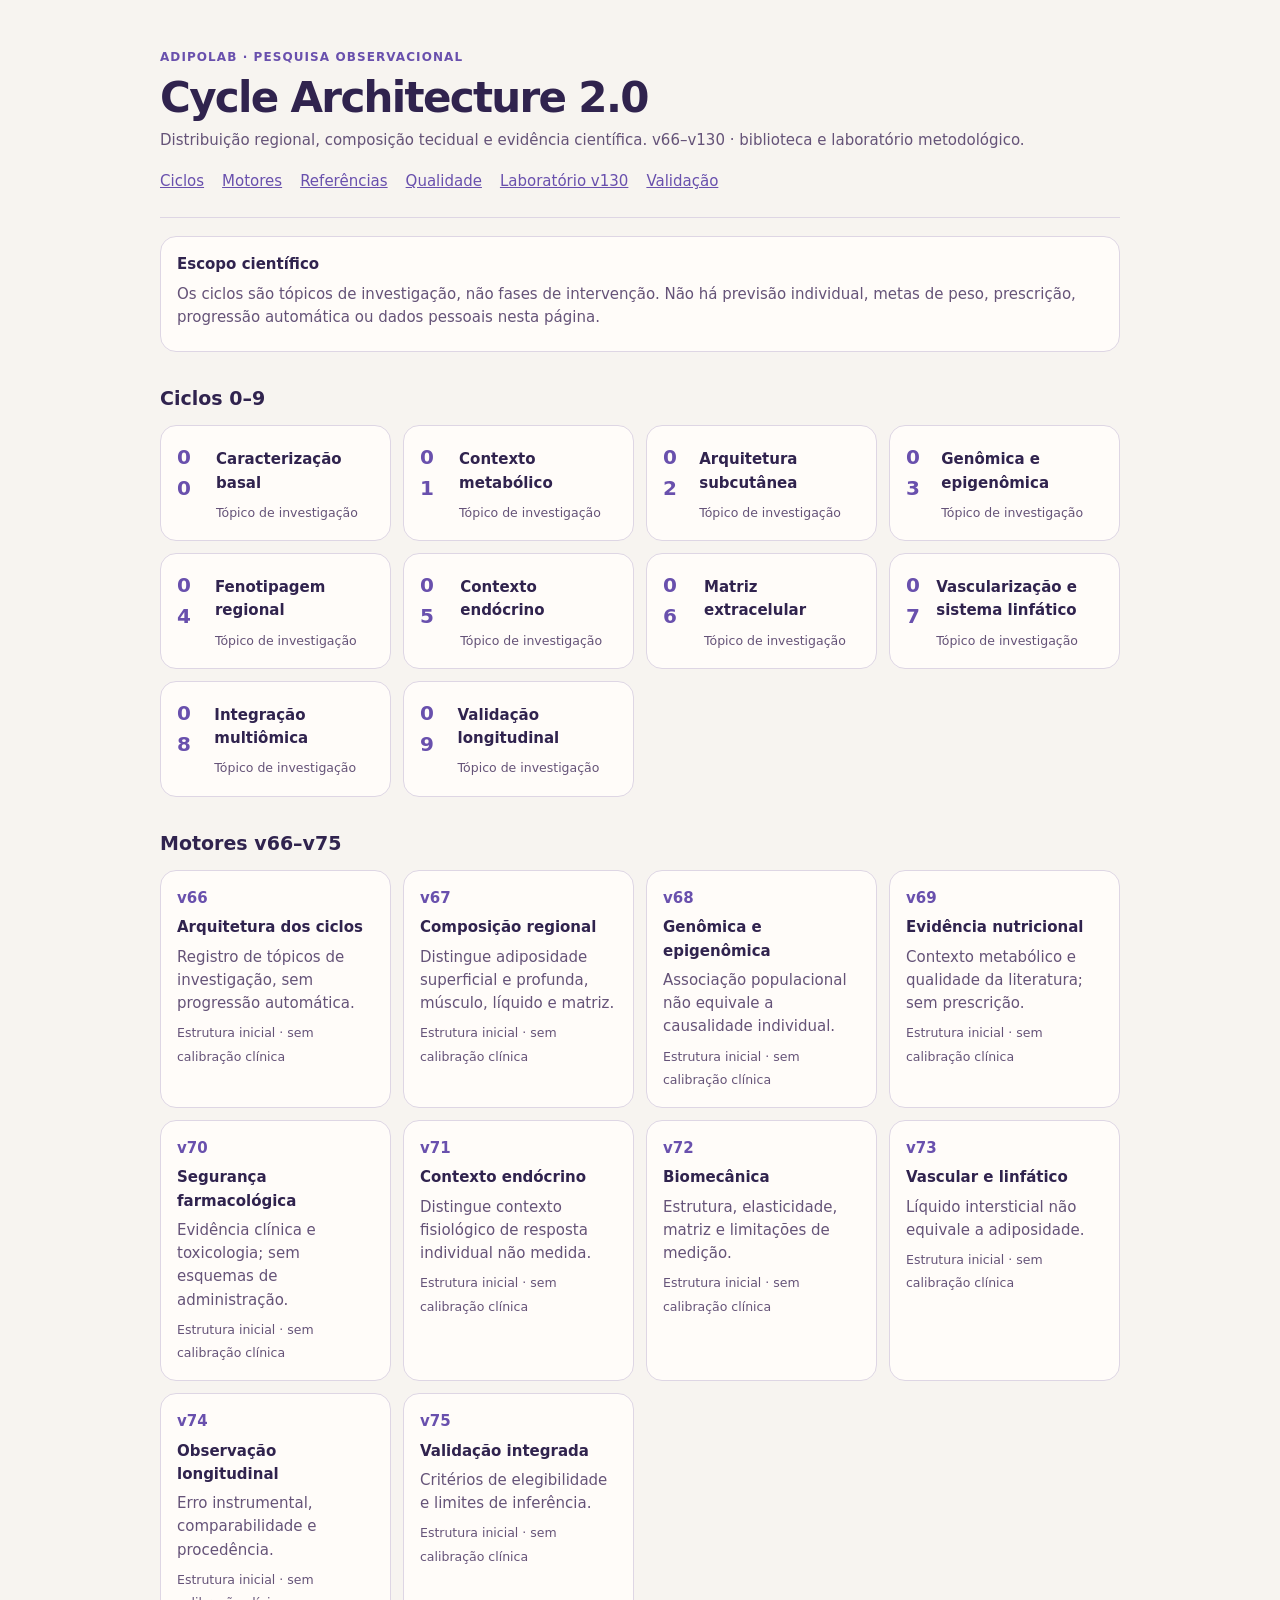
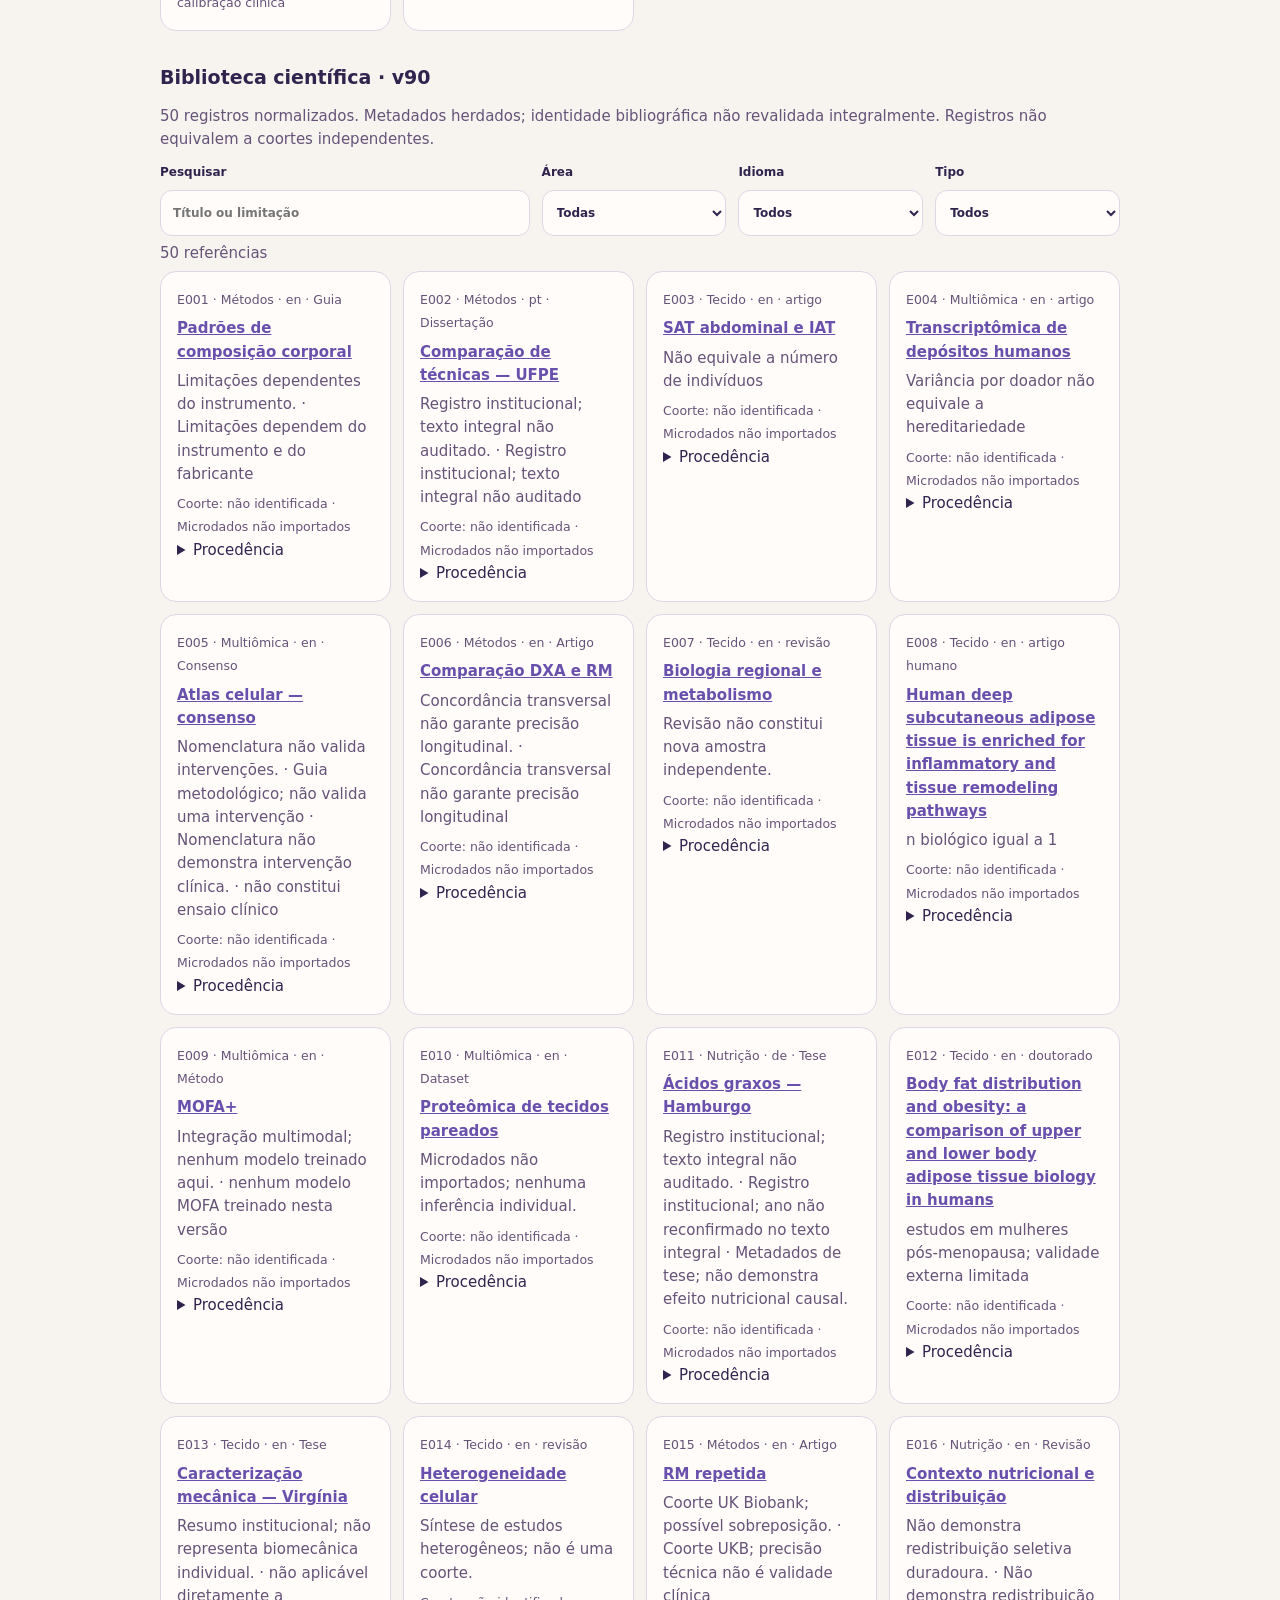
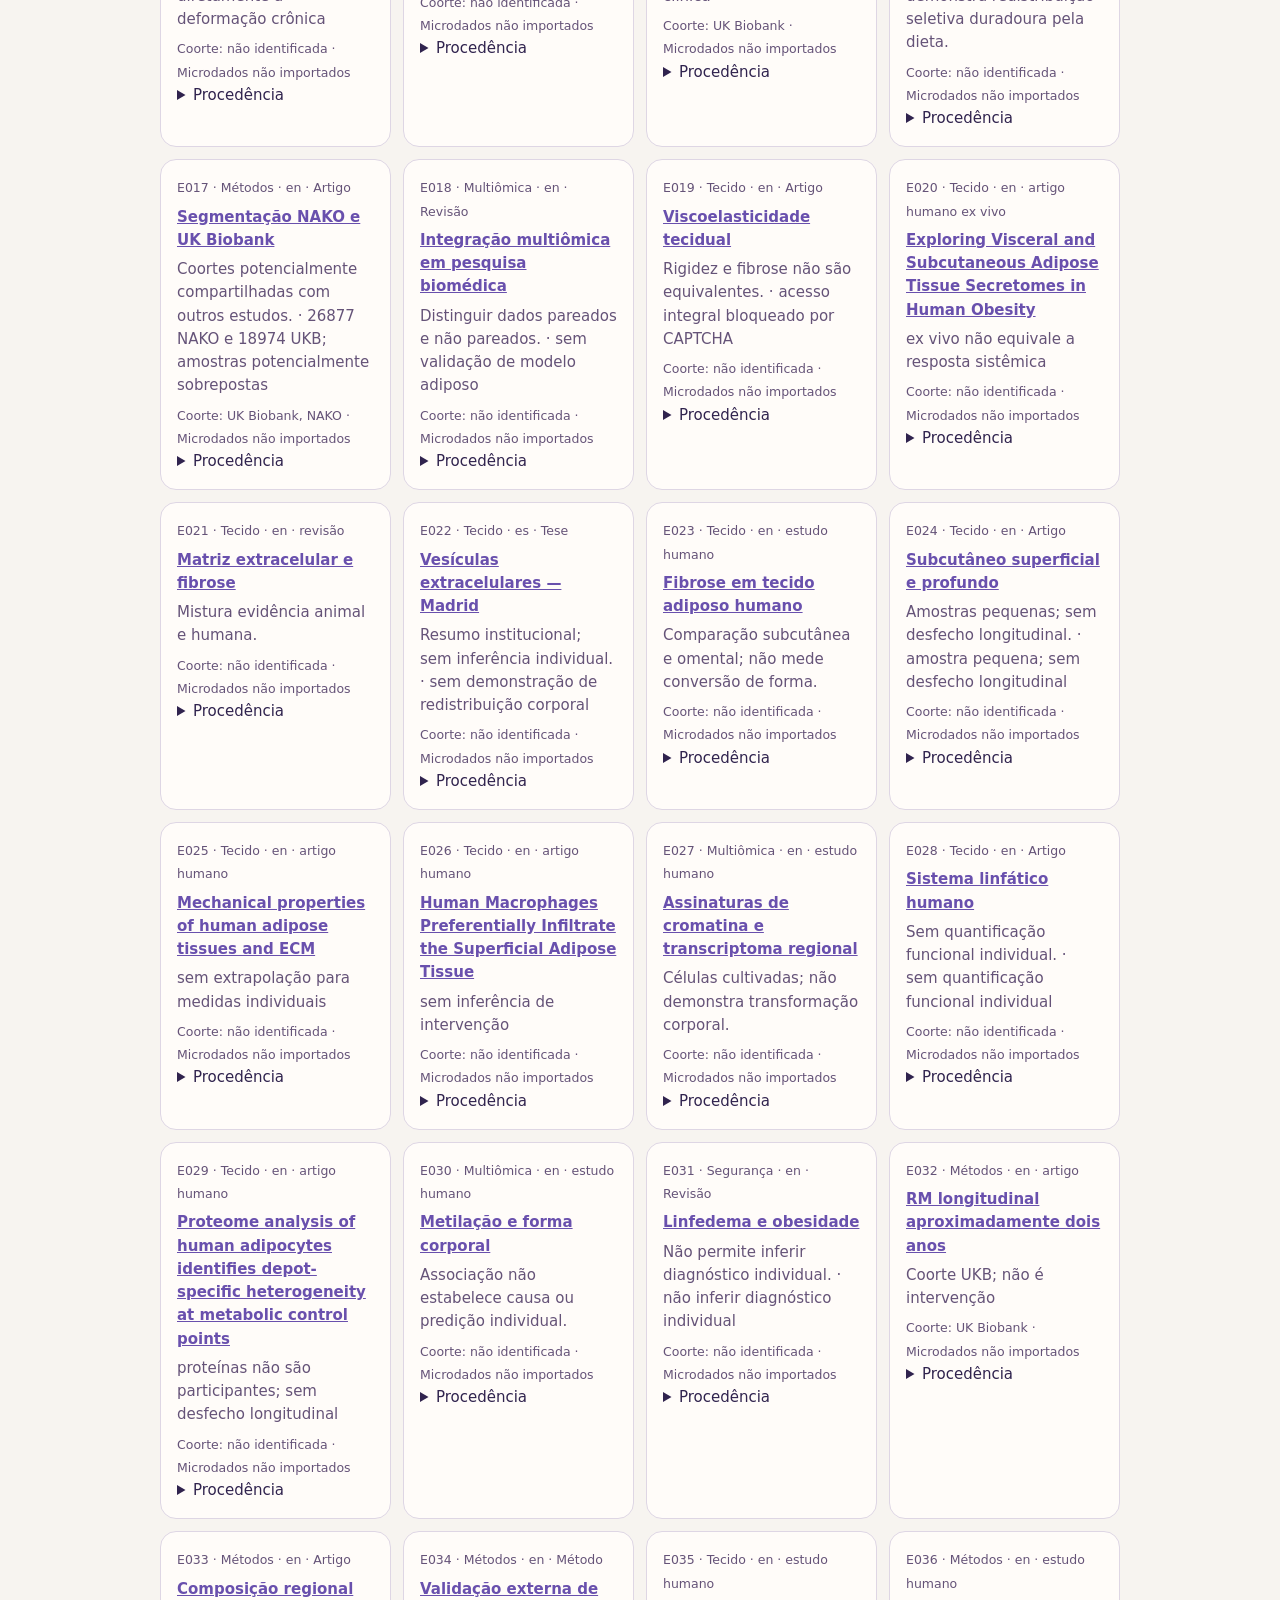
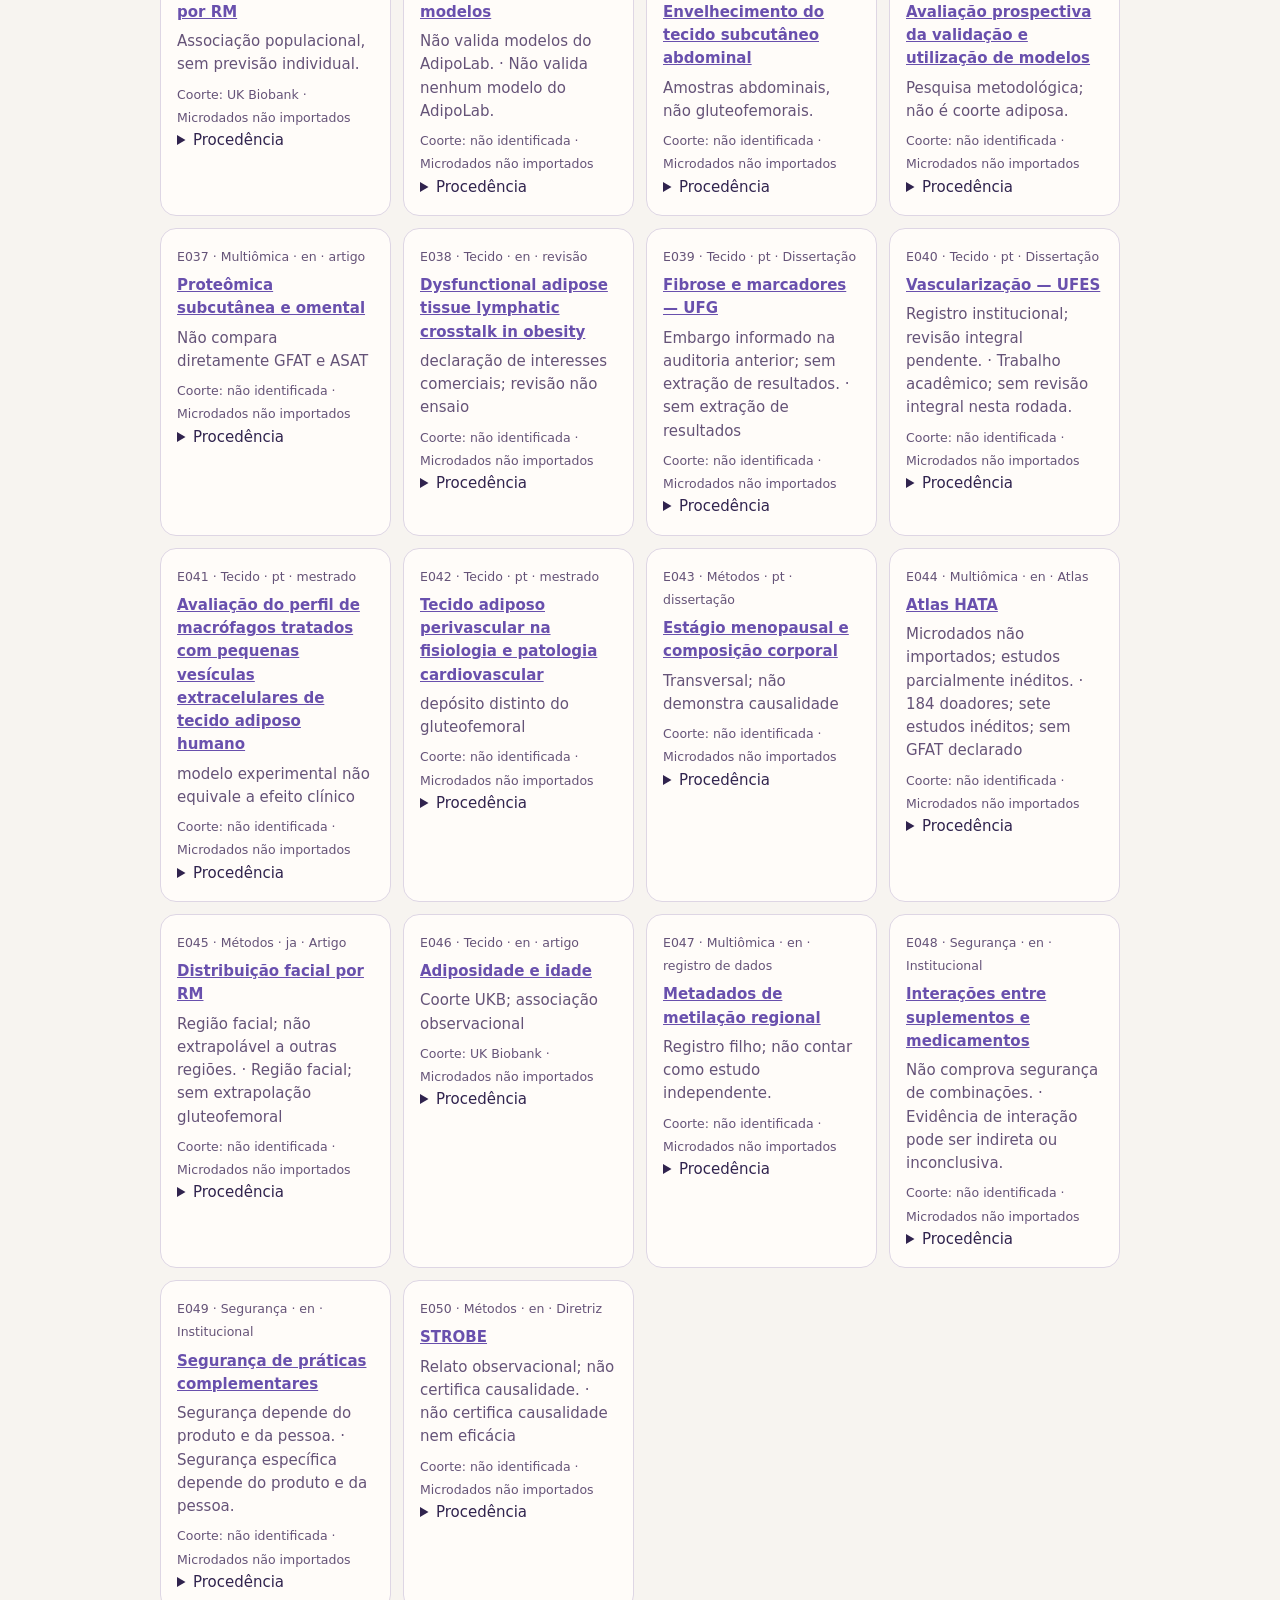
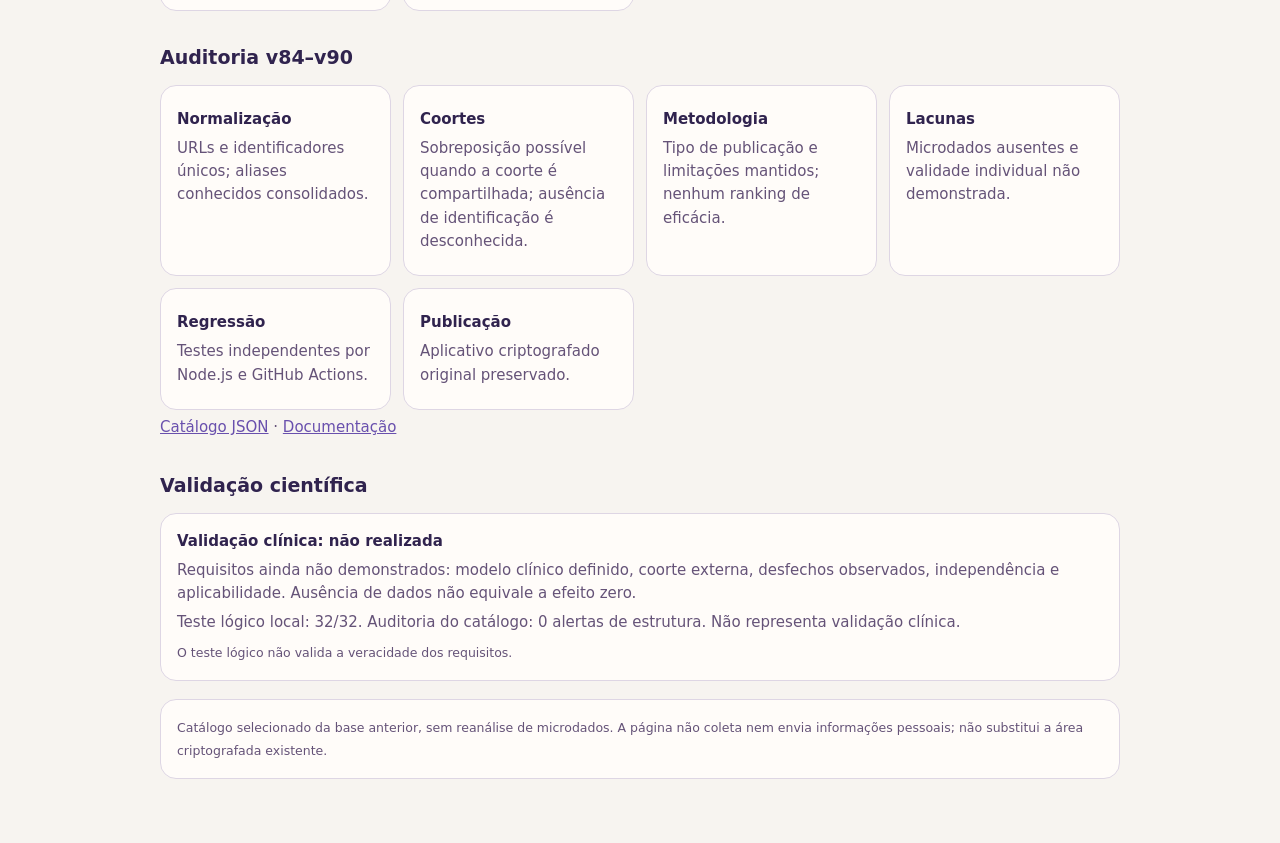
<file: research-v75/index.html>
<!doctype html>
<html lang="pt-BR"><head><meta charset="utf-8"><meta name="viewport" content="width=device-width,initial-scale=1"><meta name="robots" content="noindex,nofollow"><meta name="referrer" content="no-referrer"><meta name="theme-color" content="#F7F4F0"><title>AdipoLab · Núcleo científico v130</title><style>
:root{color-scheme:light dark;--bg:#f7f4f0;--surface:#fffcf9;--fg:#30234e;--muted:#655378;--line:#ded6e4;--accent:#6950ad}*{box-sizing:border-box}body{margin:0;background:var(--bg);color:var(--fg);font:15px/1.55 system-ui,sans-serif}main{max-width:1000px;margin:auto;padding:32px 20px 64px}header{padding:16px 0 24px;border-bottom:1px solid var(--line)}h1{font-size:clamp(26px,5vw,42px);letter-spacing:-.04em;line-height:1.1;margin:8px 0}h2{font-size:19px;margin:32px 0 12px}p{margin:6px 0;color:var(--muted)}small{color:var(--muted)}a{color:var(--accent)}.eyebrow{font-size:12px;font-weight:700;letter-spacing:.09em;text-transform:uppercase;color:var(--accent)}.grid{display:grid;grid-template-columns:repeat(auto-fit,minmax(230px,1fr));gap:12px}.card{border:1px solid var(--line);background:var(--surface);border-radius:16px;padding:16px}.version{color:var(--accent);font-weight:700;font-variant-numeric:tabular-nums}h3{font-size:15px;margin:6px 0}.row{display:flex;align-items:flex-start;gap:14px}.index{font-size:20px;font-weight:700;color:var(--accent);font-variant-numeric:tabular-nums}nav{display:flex;gap:18px;flex-wrap:wrap;margin-top:18px}input{width:100%;padding:12px;border:1px solid var(--line);border-radius:12px;background:var(--surface);color:var(--fg);font:inherit;margin:8px 0 14px}a:focus-visible,input:focus-visible{outline:2px solid var(--accent);outline-offset:3px}.note{padding:16px;border:1px solid var(--line);border-radius:16px;margin-top:18px;background:var(--surface)}[hidden]{display:none!important}@media(prefers-color-scheme:dark){:root{--bg:#14131b;--surface:#201e2b;--fg:#f9f3ff;--muted:#d1c4e5;--line:#484054;--accent:#cebaff}}@media(max-width:480px){main{padding:20px 14px 48px}}
 .filters{display:grid;grid-template-columns:2fr repeat(3,1fr);gap:12px;margin-top:12px}.filters label{font-size:12px;font-weight:600}.filters select{display:block;width:100%;min-height:46px;padding:10px;border:1px solid var(--line);border-radius:12px;background:var(--surface);color:var(--fg);font:inherit;margin-top:8px}.filters input{margin-bottom:0;min-height:46px}.filters select:focus-visible{outline:2px solid var(--accent);outline-offset:3px}@media(max-width:660px){.filters{grid-template-columns:1fr 1fr}.filters label:first-child{grid-column:1/-1}} .grid{grid-template-columns:repeat(auto-fit,minmax(min(230px,100%),1fr))}.card,.filters label{min-width:0;overflow-wrap:anywhere}.filters select{min-width:0;max-width:100%}</style></head><body><main><header><div class="eyebrow">AdipoLab · Pesquisa observacional</div><h1>Cycle Architecture 2.0</h1><p>Distribuição regional, composição tecidual e evidência científica. v66–v130 · biblioteca e laboratório metodológico.</p><nav aria-label="Seções"><a href="#cycles">Ciclos</a><a href="#modules">Motores</a><a href="#evidence">Referências</a><a href="#quality">Qualidade</a><a href="./lab.html">Laboratório v130</a><a href="#validation">Validação</a></nav></header>
<div class="note"><strong>Escopo científico</strong><p>Os ciclos são tópicos de investigação, não fases de intervenção. Não há previsão individual, metas de peso, prescrição, progressão automática ou dados pessoais nesta página.</p></div>
<h2 id="cycles">Ciclos 0–9</h2><div class="grid"><article class="card row"><span class="index">00</span><div><h3>Caracterização basal</h3><small>Tópico de investigação</small></div></article><article class="card row"><span class="index">01</span><div><h3>Contexto metabólico</h3><small>Tópico de investigação</small></div></article><article class="card row"><span class="index">02</span><div><h3>Arquitetura subcutânea</h3><small>Tópico de investigação</small></div></article><article class="card row"><span class="index">03</span><div><h3>Genômica e epigenômica</h3><small>Tópico de investigação</small></div></article><article class="card row"><span class="index">04</span><div><h3>Fenotipagem regional</h3><small>Tópico de investigação</small></div></article><article class="card row"><span class="index">05</span><div><h3>Contexto endócrino</h3><small>Tópico de investigação</small></div></article><article class="card row"><span class="index">06</span><div><h3>Matriz extracelular</h3><small>Tópico de investigação</small></div></article><article class="card row"><span class="index">07</span><div><h3>Vascularização e sistema linfático</h3><small>Tópico de investigação</small></div></article><article class="card row"><span class="index">08</span><div><h3>Integração multiômica</h3><small>Tópico de investigação</small></div></article><article class="card row"><span class="index">09</span><div><h3>Validação longitudinal</h3><small>Tópico de investigação</small></div></article></div>
<h2 id="modules">Motores v66–v75</h2><div class="grid"><article class="card"><span class="version">v66</span><h3>Arquitetura dos ciclos</h3><p>Registro de tópicos de investigação, sem progressão automática.</p><small>Estrutura inicial · sem calibração clínica</small></article><article class="card"><span class="version">v67</span><h3>Composição regional</h3><p>Distingue adiposidade superficial e profunda, músculo, líquido e matriz.</p><small>Estrutura inicial · sem calibração clínica</small></article><article class="card"><span class="version">v68</span><h3>Genômica e epigenômica</h3><p>Associação populacional não equivale a causalidade individual.</p><small>Estrutura inicial · sem calibração clínica</small></article><article class="card"><span class="version">v69</span><h3>Evidência nutricional</h3><p>Contexto metabólico e qualidade da literatura; sem prescrição.</p><small>Estrutura inicial · sem calibração clínica</small></article><article class="card"><span class="version">v70</span><h3>Segurança farmacológica</h3><p>Evidência clínica e toxicologia; sem esquemas de administração.</p><small>Estrutura inicial · sem calibração clínica</small></article><article class="card"><span class="version">v71</span><h3>Contexto endócrino</h3><p>Distingue contexto fisiológico de resposta individual não medida.</p><small>Estrutura inicial · sem calibração clínica</small></article><article class="card"><span class="version">v72</span><h3>Biomecânica</h3><p>Estrutura, elasticidade, matriz e limitações de medição.</p><small>Estrutura inicial · sem calibração clínica</small></article><article class="card"><span class="version">v73</span><h3>Vascular e linfático</h3><p>Líquido intersticial não equivale a adiposidade.</p><small>Estrutura inicial · sem calibração clínica</small></article><article class="card"><span class="version">v74</span><h3>Observação longitudinal</h3><p>Erro instrumental, comparabilidade e procedência.</p><small>Estrutura inicial · sem calibração clínica</small></article><article class="card"><span class="version">v75</span><h3>Validação integrada</h3><p>Critérios de elegibilidade e limites de inferência.</p><small>Estrutura inicial · sem calibração clínica</small></article></div>
<h2 id="evidence">Biblioteca científica · v90</h2><p>50 registros normalizados. Metadados herdados; identidade bibliográfica não revalidada integralmente. Registros não equivalem a coortes independentes.</p><div class="filters"><label>Pesquisar<input type="search" id="search" placeholder="Título ou limitação"></label><label>Área<select id="topic"><option value="">Todas</option><option value="Multiômica">Multiômica</option><option value="Métodos">Métodos</option><option value="Nutrição">Nutrição</option><option value="Segurança">Segurança</option><option value="Tecido">Tecido</option></select></label><label>Idioma<select id="lang"><option value="">Todos</option><option value="de">de</option><option value="en">en</option><option value="es">es</option><option value="ja">ja</option><option value="pt">pt</option></select></label><label>Tipo<select id="type"><option value="">Todos</option><option value="Artigo">Artigo</option><option value="Atlas">Atlas</option><option value="Consenso">Consenso</option><option value="Dataset">Dataset</option><option value="Diretriz">Diretriz</option><option value="Dissertação">Dissertação</option><option value="Guia">Guia</option><option value="Institucional">Institucional</option><option value="Método">Método</option><option value="Revisão">Revisão</option><option value="Tese">Tese</option><option value="artigo">artigo</option><option value="artigo humano">artigo humano</option><option value="artigo humano ex vivo">artigo humano ex vivo</option><option value="dissertação">dissertação</option><option value="doutorado">doutorado</option><option value="estudo humano">estudo humano</option><option value="mestrado">mestrado</option><option value="registro de dados">registro de dados</option><option value="revisão">revisão</option></select></label></div><p id="count" role="status" aria-live="polite">50 referências</p><div class="grid" id="refs"><article class="card" data-id="E001"><small>E001 · Métodos · en · Guia</small><h3><a href="https://ajcn.nutrition.org/article/S0002-9165%2826%2900092-4/fulltext" rel="noopener noreferrer">Padrões de composição corporal</a></h3><p>Limitações dependentes do instrumento. · Limitações dependem do instrumento e do fabricante</p><small>Coorte: não identificada · Microdados não importados</small><details><summary>Procedência</summary><p>v83:R01; v51.csv:E09</p></details></article><article class="card" data-id="E002"><small>E002 · Métodos · pt · Dissertação</small><h3><a href="https://bdtd.ibict.br/vufind/Record/UFPE_2cbcfd02451a5dbf774f062ce1d34691" rel="noopener noreferrer">Comparação de técnicas — UFPE</a></h3><p>Registro institucional; texto integral não auditado. · Registro institucional; texto integral não auditado</p><small>Coorte: não identificada · Microdados não importados</small><details><summary>Procedência</summary><p>v83:R02; v51.csv:E13</p></details></article><article class="card" data-id="E003"><small>E003 · Tecido · en · artigo</small><h3><a href="https://doi.org/10.1038/s41467-026-75426-6" rel="noopener noreferrer">SAT abdominal e IAT</a></h3><p>Não equivale a número de indivíduos</p><small>Coorte: não identificada · Microdados não importados</small><details><summary>Procedência</summary><p>v51.csv:E03</p></details></article><article class="card" data-id="E004"><small>E004 · Multiômica · en · artigo</small><h3><a href="https://doi.org/10.1038/s41467-026-76065-7" rel="noopener noreferrer">Transcriptômica de depósitos humanos</a></h3><p>Variância por doador não equivale a hereditariedade</p><small>Coorte: não identificada · Microdados não importados</small><details><summary>Procedência</summary><p>v51.csv:E01</p></details></article><article class="card" data-id="E005"><small>E005 · Multiômica · en · Consenso</small><h3><a href="https://doi.org/10.1038/s42255-025-01296-9" rel="noopener noreferrer">Atlas celular — consenso</a></h3><p>Nomenclatura não valida intervenções. · Guia metodológico; não valida uma intervenção · Nomenclatura não demonstra intervenção clínica. · não constitui ensaio clínico</p><small>Coorte: não identificada · Microdados não importados</small><details><summary>Procedência</summary><p>v83:R04; v51.csv:E15; v53_v58.csv:E001; v59_v65.csv:E04</p></details></article><article class="card" data-id="E006"><small>E006 · Métodos · en · Artigo</small><h3><a href="https://doi.org/10.1038/s43856-026-01440-w" rel="noopener noreferrer">Comparação DXA e RM</a></h3><p>Concordância transversal não garante precisão longitudinal. · Concordância transversal não garante precisão longitudinal</p><small>Coorte: não identificada · Microdados não importados</small><details><summary>Procedência</summary><p>v83:R05; v51.csv:E10</p></details></article><article class="card" data-id="E007"><small>E007 · Tecido · en · revisão</small><h3><a href="https://doi.org/10.1146/annurev-nutr-061824-053907" rel="noopener noreferrer">Biologia regional e metabolismo</a></h3><p>Revisão não constitui nova amostra independente.</p><small>Coorte: não identificada · Microdados não importados</small><details><summary>Procedência</summary><p>v53_v58.csv:E011</p></details></article><article class="card" data-id="E008"><small>E008 · Tecido · en · artigo humano</small><h3><a href="https://doi.org/10.1152/ajpcell.00463.2025" rel="noopener noreferrer">Human deep subcutaneous adipose tissue is enriched for inflammatory and tissue remodeling pathways</a></h3><p>n biológico igual a 1</p><small>Coorte: não identificada · Microdados não importados</small><details><summary>Procedência</summary><p>v59_v65.csv:E03</p></details></article><article class="card" data-id="E009"><small>E009 · Multiômica · en · Método</small><h3><a href="https://doi.org/10.1186/s13059-020-02015-1" rel="noopener noreferrer">MOFA+</a></h3><p>Integração multimodal; nenhum modelo treinado aqui. · nenhum modelo MOFA treinado nesta versão</p><small>Coorte: não identificada · Microdados não importados</small><details><summary>Procedência</summary><p>v83:R03; v59_v65.csv:E18</p></details></article><article class="card" data-id="E010"><small>E010 · Multiômica · en · Dataset</small><h3><a href="https://doi.org/10.6069/sq0n-1x32" rel="noopener noreferrer">Proteômica de tecidos pareados</a></h3><p>Microdados não importados; nenhuma inferência individual.</p><small>Coorte: não identificada · Microdados não importados</small><details><summary>Procedência</summary><p>v83:R26</p></details></article><article class="card" data-id="E011"><small>E011 · Nutrição · de · Tese</small><h3><a href="https://ediss.sub.uni-hamburg.de/handle/ediss/5777" rel="noopener noreferrer">Ácidos graxos — Hamburgo</a></h3><p>Registro institucional; texto integral não auditado. · Registro institucional; ano não reconfirmado no texto integral · Metadados de tese; não demonstra efeito nutricional causal.</p><small>Coorte: não identificada · Microdados não importados</small><details><summary>Procedência</summary><p>v83:R19; v51.csv:E11; v53_v58.csv:E012</p></details></article><article class="card" data-id="E012"><small>E012 · Tecido · en · doutorado</small><h3><a href="https://etheses.bham.ac.uk/id/eprint/14435" rel="noopener noreferrer">Body fat distribution and obesity: a comparison of upper and lower body adipose tissue biology in humans</a></h3><p>estudos em mulheres pós-menopausa; validade externa limitada</p><small>Coorte: não identificada · Microdados não importados</small><details><summary>Procedência</summary><p>v59_v65.csv:E10</p></details></article><article class="card" data-id="E013"><small>E013 · Tecido · en · Tese</small><h3><a href="https://libraetd.lib.virginia.edu/public_view/4b29b666b" rel="noopener noreferrer">Caracterização mecânica — Virgínia</a></h3><p>Resumo institucional; não representa biomecânica individual. · não aplicável diretamente a deformação crônica</p><small>Coorte: não identificada · Microdados não importados</small><details><summary>Procedência</summary><p>v83:R09; v59_v65.csv:E07</p></details></article><article class="card" data-id="E014"><small>E014 · Tecido · en · revisão</small><h3><a href="https://pmc.ncbi.nlm.nih.gov/articles/PMC11437900" rel="noopener noreferrer">Heterogeneidade celular</a></h3><p>Síntese de estudos heterogêneos; não é uma coorte.</p><small>Coorte: não identificada · Microdados não importados</small><details><summary>Procedência</summary><p>v53_v58.csv:E002</p></details></article><article class="card" data-id="E015"><small>E015 · Métodos · en · Artigo</small><h3><a href="https://pmc.ncbi.nlm.nih.gov/articles/PMC13013200" rel="noopener noreferrer">RM repetida</a></h3><p>Coorte UK Biobank; possível sobreposição. · Coorte UKB; precisão técnica não é validade clínica</p><small>Coorte: UK Biobank · Microdados não importados</small><details><summary>Procedência</summary><p>v83:R06; v51.csv:E06</p></details></article><article class="card" data-id="E016"><small>E016 · Nutrição · en · Revisão</small><h3><a href="https://pmc.ncbi.nlm.nih.gov/articles/PMC13341497" rel="noopener noreferrer">Contexto nutricional e distribuição</a></h3><p>Não demonstra redistribuição seletiva duradoura. · Não demonstra redistribuição seletiva duradoura pela dieta.</p><small>Coorte: não identificada · Microdados não importados</small><details><summary>Procedência</summary><p>v83:R23; v53_v58.csv:E010</p></details></article><article class="card" data-id="E017"><small>E017 · Métodos · en · Artigo</small><h3><a href="https://pmc.ncbi.nlm.nih.gov/articles/PMC13526011" rel="noopener noreferrer">Segmentação NAKO e UK Biobank</a></h3><p>Coortes potencialmente compartilhadas com outros estudos. · 26877 NAKO e 18974 UKB; amostras potencialmente sobrepostas</p><small>Coorte: UK Biobank, NAKO · Microdados não importados</small><details><summary>Procedência</summary><p>v83:R07; v51.csv:E08</p></details></article><article class="card" data-id="E018"><small>E018 · Multiômica · en · Revisão</small><h3><a href="https://pmc.ncbi.nlm.nih.gov/articles/PMC7701361" rel="noopener noreferrer">Integração multiômica em pesquisa biomédica</a></h3><p>Distinguir dados pareados e não pareados. · sem validação de modelo adiposo</p><small>Coorte: não identificada · Microdados não importados</small><details><summary>Procedência</summary><p>v83:R08; v59_v65.csv:E17</p></details></article><article class="card" data-id="E019"><small>E019 · Tecido · en · Artigo</small><h3><a href="https://pmc.ncbi.nlm.nih.gov/articles/PMC7876417" rel="noopener noreferrer">Viscoelasticidade tecidual</a></h3><p>Rigidez e fibrose não são equivalentes. · acesso integral bloqueado por CAPTCHA</p><small>Coorte: não identificada · Microdados não importados</small><details><summary>Procedência</summary><p>v83:R10; v59_v65.csv:E06</p></details></article><article class="card" data-id="E020"><small>E020 · Tecido · en · artigo humano ex vivo</small><h3><a href="https://pmc.ncbi.nlm.nih.gov/articles/PMC9761573" rel="noopener noreferrer">Exploring Visceral and Subcutaneous Adipose Tissue Secretomes in Human Obesity</a></h3><p>ex vivo não equivale a resposta sistêmica</p><small>Coorte: não identificada · Microdados não importados</small><details><summary>Procedência</summary><p>v59_v65.csv:E11</p></details></article><article class="card" data-id="E021"><small>E021 · Tecido · en · revisão</small><h3><a href="https://pmc.ncbi.nlm.nih.gov/articles/PMC9957663" rel="noopener noreferrer">Matriz extracelular e fibrose</a></h3><p>Mistura evidência animal e humana.</p><small>Coorte: não identificada · Microdados não importados</small><details><summary>Procedência</summary><p>v53_v58.csv:E007</p></details></article><article class="card" data-id="E022"><small>E022 · Tecido · es · Tese</small><h3><a href="https://produccioncientifica.ucm.es/documentos/63bc334b3035a915c707ca2b" rel="noopener noreferrer">Vesículas extracelulares — Madrid</a></h3><p>Resumo institucional; sem inferência individual. · sem demonstração de redistribuição corporal</p><small>Coorte: não identificada · Microdados não importados</small><details><summary>Procedência</summary><p>v83:R21; v59_v65.csv:E12</p></details></article><article class="card" data-id="E023"><small>E023 · Tecido · en · estudo humano</small><h3><a href="https://pubmed.ncbi.nlm.nih.gov/20713683" rel="noopener noreferrer">Fibrose em tecido adiposo humano</a></h3><p>Comparação subcutânea e omental; não mede conversão de forma.</p><small>Coorte: não identificada · Microdados não importados</small><details><summary>Procedência</summary><p>v53_v58.csv:E008</p></details></article><article class="card" data-id="E024"><small>E024 · Tecido · en · Artigo</small><h3><a href="https://pubmed.ncbi.nlm.nih.gov/23512827" rel="noopener noreferrer">Subcutâneo superficial e profundo</a></h3><p>Amostras pequenas; sem desfecho longitudinal. · amostra pequena; sem desfecho longitudinal</p><small>Coorte: não identificada · Microdados não importados</small><details><summary>Procedência</summary><p>v83:R25; v59_v65.csv:E01</p></details></article><article class="card" data-id="E025"><small>E025 · Tecido · en · artigo humano</small><h3><a href="https://pubmed.ncbi.nlm.nih.gov/24105412" rel="noopener noreferrer">Mechanical properties of human adipose tissues and ECM</a></h3><p>sem extrapolação para medidas individuais</p><small>Coorte: não identificada · Microdados não importados</small><details><summary>Procedência</summary><p>v59_v65.csv:E05</p></details></article><article class="card" data-id="E026"><small>E026 · Tecido · en · artigo humano</small><h3><a href="https://pubmed.ncbi.nlm.nih.gov/29738484" rel="noopener noreferrer">Human Macrophages Preferentially Infiltrate the Superficial Adipose Tissue</a></h3><p>sem inferência de intervenção</p><small>Coorte: não identificada · Microdados não importados</small><details><summary>Procedência</summary><p>v59_v65.csv:E02</p></details></article><article class="card" data-id="E027"><small>E027 · Multiômica · en · estudo humano</small><h3><a href="https://pubmed.ncbi.nlm.nih.gov/30477572" rel="noopener noreferrer">Assinaturas de cromatina e transcriptoma regional</a></h3><p>Células cultivadas; não demonstra transformação corporal.</p><small>Coorte: não identificada · Microdados não importados</small><details><summary>Procedência</summary><p>v53_v58.csv:E004</p></details></article><article class="card" data-id="E028"><small>E028 · Tecido · en · Artigo</small><h3><a href="https://pubmed.ncbi.nlm.nih.gov/31776824" rel="noopener noreferrer">Sistema linfático humano</a></h3><p>Sem quantificação funcional individual. · sem quantificação funcional individual</p><small>Coorte: não identificada · Microdados não importados</small><details><summary>Procedência</summary><p>v83:R13; v59_v65.csv:E14</p></details></article><article class="card" data-id="E029"><small>E029 · Tecido · en · artigo humano</small><h3><a href="https://pubmed.ncbi.nlm.nih.gov/33843278" rel="noopener noreferrer">Proteome analysis of human adipocytes identifies depot-specific heterogeneity at metabolic control points</a></h3><p>proteínas não são participantes; sem desfecho longitudinal</p><small>Coorte: não identificada · Microdados não importados</small><details><summary>Procedência</summary><p>v59_v65.csv:E09</p></details></article><article class="card" data-id="E030"><small>E030 · Multiômica · en · estudo humano</small><h3><a href="https://pubmed.ncbi.nlm.nih.gov/34394195" rel="noopener noreferrer">Metilação e forma corporal</a></h3><p>Associação não estabelece causa ou predição individual.</p><small>Coorte: não identificada · Microdados não importados</small><details><summary>Procedência</summary><p>v53_v58.csv:E005</p></details></article><article class="card" data-id="E031"><small>E031 · Segurança · en · Revisão</small><h3><a href="https://pubmed.ncbi.nlm.nih.gov/35074795" rel="noopener noreferrer">Linfedema e obesidade</a></h3><p>Não permite inferir diagnóstico individual. · não inferir diagnóstico individual</p><small>Coorte: não identificada · Microdados não importados</small><details><summary>Procedência</summary><p>v83:R14; v59_v65.csv:E20</p></details></article><article class="card" data-id="E032"><small>E032 · Métodos · en · artigo</small><h3><a href="https://pubmed.ncbi.nlm.nih.gov/35260612" rel="noopener noreferrer">RM longitudinal aproximadamente dois anos</a></h3><p>Coorte UKB; não é intervenção</p><small>Coorte: UK Biobank · Microdados não importados</small><details><summary>Procedência</summary><p>v51.csv:E05</p></details></article><article class="card" data-id="E033"><small>E033 · Métodos · en · Artigo</small><h3><a href="https://pubmed.ncbi.nlm.nih.gov/35773277" rel="noopener noreferrer">Composição regional por RM</a></h3><p>Associação populacional, sem previsão individual.</p><small>Coorte: UK Biobank · Microdados não importados</small><details><summary>Procedência</summary><p>v83:R24; v143:PubMed PMID 35773277</p></details></article><article class="card" data-id="E034"><small>E034 · Métodos · en · Método</small><h3><a href="https://pubmed.ncbi.nlm.nih.gov/38729274" rel="noopener noreferrer">Validação externa de modelos</a></h3><p>Não valida modelos do AdipoLab. · Não valida nenhum modelo do AdipoLab.</p><small>Coorte: não identificada · Microdados não importados</small><details><summary>Procedência</summary><p>v83:R17; v53_v58.csv:E015</p></details></article><article class="card" data-id="E035"><small>E035 · Tecido · en · estudo humano</small><h3><a href="https://pubmed.ncbi.nlm.nih.gov/39141531" rel="noopener noreferrer">Envelhecimento do tecido subcutâneo abdominal</a></h3><p>Amostras abdominais, não gluteofemorais.</p><small>Coorte: não identificada · Microdados não importados</small><details><summary>Procedência</summary><p>v53_v58.csv:E003</p></details></article><article class="card" data-id="E036"><small>E036 · Métodos · en · estudo humano</small><h3><a href="https://pubmed.ncbi.nlm.nih.gov/40675230" rel="noopener noreferrer">Avaliação prospectiva da validação e utilização de modelos</a></h3><p>Pesquisa metodológica; não é coorte adiposa.</p><small>Coorte: não identificada · Microdados não importados</small><details><summary>Procedência</summary><p>v53_v58.csv:E016</p></details></article><article class="card" data-id="E037"><small>E037 · Multiômica · en · artigo</small><h3><a href="https://pubmed.ncbi.nlm.nih.gov/41786761" rel="noopener noreferrer">Proteômica subcutânea e omental</a></h3><p>Não compara diretamente GFAT e ASAT</p><small>Coorte: não identificada · Microdados não importados</small><details><summary>Procedência</summary><p>v51.csv:E04</p></details></article><article class="card" data-id="E038"><small>E038 · Tecido · en · revisão</small><h3><a href="https://pubmed.ncbi.nlm.nih.gov/41840147" rel="noopener noreferrer">Dysfunctional adipose tissue lymphatic crosstalk in obesity</a></h3><p>declaração de interesses comerciais; revisão não ensaio</p><small>Coorte: não identificada · Microdados não importados</small><details><summary>Procedência</summary><p>v59_v65.csv:E15</p></details></article><article class="card" data-id="E039"><small>E039 · Tecido · pt · Dissertação</small><h3><a href="https://repositorio.bc.ufg.br/tede/handle/tede/16020" rel="noopener noreferrer">Fibrose e marcadores — UFG</a></h3><p>Embargo informado na auditoria anterior; sem extração de resultados. · sem extração de resultados</p><small>Coorte: não identificada · Microdados não importados</small><details><summary>Procedência</summary><p>v83:R11; v59_v65.csv:E08</p></details></article><article class="card" data-id="E040"><small>E040 · Tecido · pt · Dissertação</small><h3><a href="https://repositorio.ufes.br/handle/10/5744" rel="noopener noreferrer">Vascularização — UFES</a></h3><p>Registro institucional; revisão integral pendente. · Trabalho acadêmico; sem revisão integral nesta rodada.</p><small>Coorte: não identificada · Microdados não importados</small><details><summary>Procedência</summary><p>v83:R12; v53_v58.csv:E009</p></details></article><article class="card" data-id="E041"><small>E041 · Tecido · pt · mestrado</small><h3><a href="https://repositorio.ufjf.br/jspui/handle/ufjf/18536" rel="noopener noreferrer">Avaliação do perfil de macrófagos tratados com pequenas vesículas extracelulares de tecido adiposo humano</a></h3><p>modelo experimental não equivale a efeito clínico</p><small>Coorte: não identificada · Microdados não importados</small><details><summary>Procedência</summary><p>v59_v65.csv:E13</p></details></article><article class="card" data-id="E042"><small>E042 · Tecido · pt · mestrado</small><h3><a href="https://repositorio.ulisboa.pt/entities/publication/c34070b4-886a-479f-9308-57b76edb6fee" rel="noopener noreferrer">Tecido adiposo perivascular na fisiologia e patologia cardiovascular</a></h3><p>depósito distinto do gluteofemoral</p><small>Coorte: não identificada · Microdados não importados</small><details><summary>Procedência</summary><p>v59_v65.csv:E16</p></details></article><article class="card" data-id="E043"><small>E043 · Métodos · pt · dissertação</small><h3><a href="https://www.bdtd.ibict.br/vufind/Record/UFRN_ad00cf22eb8a5e4217d007474e9e87af" rel="noopener noreferrer">Estágio menopausal e composição corporal</a></h3><p>Transversal; não demonstra causalidade</p><small>Coorte: não identificada · Microdados não importados</small><details><summary>Procedência</summary><p>v51.csv:E12</p></details></article><article class="card" data-id="E044"><small>E044 · Multiômica · en · Atlas</small><h3><a href="https://www.celltype.info/project/1089" rel="noopener noreferrer">Atlas HATA</a></h3><p>Microdados não importados; estudos parcialmente inéditos. · 184 doadores; sete estudos inéditos; sem GFAT declarado</p><small>Coorte: não identificada · Microdados não importados</small><details><summary>Procedência</summary><p>v83:R22; v51.csv:E02</p></details></article><article class="card" data-id="E045"><small>E045 · Métodos · ja · Artigo</small><h3><a href="https://www.jstage.jst.go.jp/article/sccj1979/38/2/38_2_125/_article/-char/ja" rel="noopener noreferrer">Distribuição facial por RM</a></h3><p>Região facial; não extrapolável a outras regiões. · Região facial; sem extrapolação gluteofemoral</p><small>Coorte: não identificada · Microdados não importados</small><details><summary>Procedência</summary><p>v83:R20; v51.csv:E14</p></details></article><article class="card" data-id="E046"><small>E046 · Tecido · en · artigo</small><h3><a href="https://www.nature.com/articles/s41366-026-02168-2" rel="noopener noreferrer">Adiposidade e idade</a></h3><p>Coorte UKB; associação observacional</p><small>Coorte: UK Biobank · Microdados não importados</small><details><summary>Procedência</summary><p>v51.csv:E07</p></details></article><article class="card" data-id="E047"><small>E047 · Multiômica · en · registro de dados</small><h3><a href="https://www.ncbi.nlm.nih.gov/geo/query/acc.cgi?acc=GSE47512" rel="noopener noreferrer">Metadados de metilação regional</a></h3><p>Registro filho; não contar como estudo independente.</p><small>Coorte: não identificada · Microdados não importados</small><details><summary>Procedência</summary><p>v53_v58.csv:E006</p></details></article><article class="card" data-id="E048"><small>E048 · Segurança · en · Institucional</small><h3><a href="https://www.nccih.nih.gov/health/providers/digest/herb-drug-interactions" rel="noopener noreferrer">Interações entre suplementos e medicamentos</a></h3><p>Não comprova segurança de combinações. · Evidência de interação pode ser indireta ou inconclusiva.</p><small>Coorte: não identificada · Microdados não importados</small><details><summary>Procedência</summary><p>v83:R15; v53_v58.csv:E013</p></details></article><article class="card" data-id="E049"><small>E049 · Segurança · en · Institucional</small><h3><a href="https://www.nccih.nih.gov/health/safety" rel="noopener noreferrer">Segurança de práticas complementares</a></h3><p>Segurança depende do produto e da pessoa. · Segurança específica depende do produto e da pessoa.</p><small>Coorte: não identificada · Microdados não importados</small><details><summary>Procedência</summary><p>v83:R16; v53_v58.csv:E014</p></details></article><article class="card" data-id="E050"><small>E050 · Métodos · en · Diretriz</small><h3><a href="https://www.strobe-statement.org" rel="noopener noreferrer">STROBE</a></h3><p>Relato observacional; não certifica causalidade. · não certifica causalidade nem eficácia</p><small>Coorte: não identificada · Microdados não importados</small><details><summary>Procedência</summary><p>v83:R18; v59_v65.csv:E19</p></details></article></div><p id="empty" hidden>Nenhuma referência corresponde aos filtros.</p><h2 id="quality">Auditoria v84–v90</h2><div class="grid"><article class="card"><h3>Normalização</h3><p>URLs e identificadores únicos; aliases conhecidos consolidados.</p></article><article class="card"><h3>Coortes</h3><p>Sobreposição possível quando a coorte é compartilhada; ausência de identificação é desconhecida.</p></article><article class="card"><h3>Metodologia</h3><p>Tipo de publicação e limitações mantidos; nenhum ranking de eficácia.</p></article><article class="card"><h3>Lacunas</h3><p>Microdados ausentes e validade individual não demonstrada.</p></article><article class="card"><h3>Regressão</h3><p>Testes independentes por Node.js e GitHub Actions.</p></article><article class="card"><h3>Publicação</h3><p>Aplicativo criptografado original preservado.</p></article></div><p><a href="./catalog.json">Catálogo JSON</a> · <a href="./README.md">Documentação</a></p><h2 id="validation">Validação científica</h2><div class="card"><strong>Validação clínica: não realizada</strong><p>Requisitos ainda não demonstrados: modelo clínico definido, coorte externa, desfechos observados, independência e aplicabilidade. Ausência de dados não equivale a efeito zero.</p><p id="checks">Verificação de software: aguardando JavaScript.</p><small>O teste lógico não valida a veracidade dos requisitos.</small></div>
<footer class="note"><small>Catálogo selecionado da base anterior, sem reanálise de microdados. A página não coleta nem envia informações pessoais; não substitui a área criptografada existente.</small></footer></main><script type="module">import {filter,gate,audit} from "./model.mjs";const data={
  "version": 90,
  "source": "Catálogos anteriores; metadados não revalidados",
  "records": [
    {
      "id": "E001",
      "url": "https://ajcn.nutrition.org/article/S0002-9165%2826%2900092-4/fulltext",
      "aliases": [],
      "title": "Padrões de composição corporal",
      "topic": "Métodos",
      "lang": "en",
      "type": "Guia",
      "limitations": [
        "Limitações dependentes do instrumento.",
        "Limitações dependem do instrumento e do fabricante"
      ],
      "provenance": [
        "v83:R01",
        "v51.csv:E09"
      ],
      "cohorts": [],
      "access": "metadados herdados",
      "microdata": "not_imported",
      "clinicalValidation": "not_established"
    },
    {
      "id": "E002",
      "url": "https://bdtd.ibict.br/vufind/Record/UFPE_2cbcfd02451a5dbf774f062ce1d34691",
      "aliases": [],
      "title": "Comparação de técnicas — UFPE",
      "topic": "Métodos",
      "lang": "pt",
      "type": "Dissertação",
      "limitations": [
        "Registro institucional; texto integral não auditado.",
        "Registro institucional; texto integral não auditado"
      ],
      "provenance": [
        "v83:R02",
        "v51.csv:E13"
      ],
      "cohorts": [],
      "access": "metadados herdados",
      "microdata": "not_imported",
      "clinicalValidation": "not_established"
    },
    {
      "id": "E003",
      "url": "https://doi.org/10.1038/s41467-026-75426-6",
      "aliases": [],
      "title": "SAT abdominal e IAT",
      "topic": "Tecido",
      "lang": "en",
      "type": "artigo",
      "limitations": [
        "Não equivale a número de indivíduos"
      ],
      "provenance": [
        "v51.csv:E03"
      ],
      "cohorts": [],
      "access": "metadados herdados",
      "microdata": "not_imported",
      "clinicalValidation": "not_established"
    },
    {
      "id": "E004",
      "url": "https://doi.org/10.1038/s41467-026-76065-7",
      "aliases": [],
      "title": "Transcriptômica de depósitos humanos",
      "topic": "Multiômica",
      "lang": "en",
      "type": "artigo",
      "limitations": [
        "Variância por doador não equivale a hereditariedade"
      ],
      "provenance": [
        "v51.csv:E01"
      ],
      "cohorts": [],
      "access": "metadados herdados",
      "microdata": "not_imported",
      "clinicalValidation": "not_established"
    },
    {
      "id": "E005",
      "url": "https://doi.org/10.1038/s42255-025-01296-9",
      "aliases": [
        "https://pmc.ncbi.nlm.nih.gov/articles/PMC12707904"
      ],
      "title": "Atlas celular — consenso",
      "topic": "Multiômica",
      "lang": "en",
      "type": "Consenso",
      "limitations": [
        "Nomenclatura não valida intervenções.",
        "Guia metodológico; não valida uma intervenção",
        "Nomenclatura não demonstra intervenção clínica.",
        "não constitui ensaio clínico"
      ],
      "provenance": [
        "v83:R04",
        "v51.csv:E15",
        "v53_v58.csv:E001",
        "v59_v65.csv:E04"
      ],
      "cohorts": [],
      "access": "metadados herdados",
      "microdata": "not_imported",
      "clinicalValidation": "not_established"
    },
    {
      "id": "E006",
      "url": "https://doi.org/10.1038/s43856-026-01440-w",
      "aliases": [
        "https://www.nature.com/articles/s43856-026-01440-w"
      ],
      "title": "Comparação DXA e RM",
      "topic": "Métodos",
      "lang": "en",
      "type": "Artigo",
      "limitations": [
        "Concordância transversal não garante precisão longitudinal.",
        "Concordância transversal não garante precisão longitudinal"
      ],
      "provenance": [
        "v83:R05",
        "v51.csv:E10"
      ],
      "cohorts": [],
      "access": "metadados herdados",
      "microdata": "not_imported",
      "clinicalValidation": "not_established"
    },
    {
      "id": "E007",
      "url": "https://doi.org/10.1146/annurev-nutr-061824-053907",
      "aliases": [],
      "title": "Biologia regional e metabolismo",
      "topic": "Tecido",
      "lang": "en",
      "type": "revisão",
      "limitations": [
        "Revisão não constitui nova amostra independente."
      ],
      "provenance": [
        "v53_v58.csv:E011"
      ],
      "cohorts": [],
      "access": "metadados herdados",
      "microdata": "not_imported",
      "clinicalValidation": "not_established"
    },
    {
      "id": "E008",
      "url": "https://doi.org/10.1152/ajpcell.00463.2025",
      "aliases": [],
      "title": "Human deep subcutaneous adipose tissue is enriched for inflammatory and tissue remodeling pathways",
      "topic": "Tecido",
      "lang": "en",
      "type": "artigo humano",
      "limitations": [
        "n biológico igual a 1"
      ],
      "provenance": [
        "v59_v65.csv:E03"
      ],
      "cohorts": [],
      "access": "metadados herdados",
      "microdata": "not_imported",
      "clinicalValidation": "not_established"
    },
    {
      "id": "E009",
      "url": "https://doi.org/10.1186/s13059-020-02015-1",
      "aliases": [],
      "title": "MOFA+",
      "topic": "Multiômica",
      "lang": "en",
      "type": "Método",
      "limitations": [
        "Integração multimodal; nenhum modelo treinado aqui.",
        "nenhum modelo MOFA treinado nesta versão"
      ],
      "provenance": [
        "v83:R03",
        "v59_v65.csv:E18"
      ],
      "cohorts": [],
      "access": "metadados herdados",
      "microdata": "not_imported",
      "clinicalValidation": "not_established"
    },
    {
      "id": "E010",
      "url": "https://doi.org/10.6069/sq0n-1x32",
      "aliases": [],
      "title": "Proteômica de tecidos pareados",
      "topic": "Multiômica",
      "lang": "en",
      "type": "Dataset",
      "limitations": [
        "Microdados não importados; nenhuma inferência individual."
      ],
      "provenance": [
        "v83:R26"
      ],
      "cohorts": [],
      "access": "metadados herdados",
      "microdata": "not_imported",
      "clinicalValidation": "not_established"
    },
    {
      "id": "E011",
      "url": "https://ediss.sub.uni-hamburg.de/handle/ediss/5777",
      "aliases": [],
      "title": "Ácidos graxos — Hamburgo",
      "topic": "Nutrição",
      "lang": "de",
      "type": "Tese",
      "limitations": [
        "Registro institucional; texto integral não auditado.",
        "Registro institucional; ano não reconfirmado no texto integral",
        "Metadados de tese; não demonstra efeito nutricional causal."
      ],
      "provenance": [
        "v83:R19",
        "v51.csv:E11",
        "v53_v58.csv:E012"
      ],
      "cohorts": [],
      "access": "metadados herdados",
      "microdata": "not_imported",
      "clinicalValidation": "not_established"
    },
    {
      "id": "E012",
      "url": "https://etheses.bham.ac.uk/id/eprint/14435",
      "aliases": [],
      "title": "Body fat distribution and obesity: a comparison of upper and lower body adipose tissue biology in humans",
      "topic": "Tecido",
      "lang": "en",
      "type": "doutorado",
      "limitations": [
        "estudos em mulheres pós-menopausa; validade externa limitada"
      ],
      "provenance": [
        "v59_v65.csv:E10"
      ],
      "cohorts": [],
      "access": "metadados herdados",
      "microdata": "not_imported",
      "clinicalValidation": "not_established"
    },
    {
      "id": "E013",
      "url": "https://libraetd.lib.virginia.edu/public_view/4b29b666b",
      "aliases": [],
      "title": "Caracterização mecânica — Virgínia",
      "topic": "Tecido",
      "lang": "en",
      "type": "Tese",
      "limitations": [
        "Resumo institucional; não representa biomecânica individual.",
        "não aplicável diretamente a deformação crônica"
      ],
      "provenance": [
        "v83:R09",
        "v59_v65.csv:E07"
      ],
      "cohorts": [],
      "access": "metadados herdados",
      "microdata": "not_imported",
      "clinicalValidation": "not_established"
    },
    {
      "id": "E014",
      "url": "https://pmc.ncbi.nlm.nih.gov/articles/PMC11437900",
      "aliases": [],
      "title": "Heterogeneidade celular",
      "topic": "Tecido",
      "lang": "en",
      "type": "revisão",
      "limitations": [
        "Síntese de estudos heterogêneos; não é uma coorte."
      ],
      "provenance": [
        "v53_v58.csv:E002"
      ],
      "cohorts": [],
      "access": "metadados herdados",
      "microdata": "not_imported",
      "clinicalValidation": "not_established"
    },
    {
      "id": "E015",
      "url": "https://pmc.ncbi.nlm.nih.gov/articles/PMC13013200",
      "aliases": [],
      "title": "RM repetida",
      "topic": "Métodos",
      "lang": "en",
      "type": "Artigo",
      "limitations": [
        "Coorte UK Biobank; possível sobreposição.",
        "Coorte UKB; precisão técnica não é validade clínica"
      ],
      "provenance": [
        "v83:R06",
        "v51.csv:E06"
      ],
      "cohorts": [
        "UK Biobank"
      ],
      "access": "metadados herdados",
      "microdata": "not_imported",
      "clinicalValidation": "not_established"
    },
    {
      "id": "E016",
      "url": "https://pmc.ncbi.nlm.nih.gov/articles/PMC13341497",
      "aliases": [],
      "title": "Contexto nutricional e distribuição",
      "topic": "Nutrição",
      "lang": "en",
      "type": "Revisão",
      "limitations": [
        "Não demonstra redistribuição seletiva duradoura.",
        "Não demonstra redistribuição seletiva duradoura pela dieta."
      ],
      "provenance": [
        "v83:R23",
        "v53_v58.csv:E010"
      ],
      "cohorts": [],
      "access": "metadados herdados",
      "microdata": "not_imported",
      "clinicalValidation": "not_established"
    },
    {
      "id": "E017",
      "url": "https://pmc.ncbi.nlm.nih.gov/articles/PMC13526011",
      "aliases": [],
      "title": "Segmentação NAKO e UK Biobank",
      "topic": "Métodos",
      "lang": "en",
      "type": "Artigo",
      "limitations": [
        "Coortes potencialmente compartilhadas com outros estudos.",
        "26877 NAKO e 18974 UKB; amostras potencialmente sobrepostas"
      ],
      "provenance": [
        "v83:R07",
        "v51.csv:E08"
      ],
      "cohorts": [
        "UK Biobank",
        "NAKO"
      ],
      "access": "metadados herdados",
      "microdata": "not_imported",
      "clinicalValidation": "not_established"
    },
    {
      "id": "E018",
      "url": "https://pmc.ncbi.nlm.nih.gov/articles/PMC7701361",
      "aliases": [],
      "title": "Integração multiômica em pesquisa biomédica",
      "topic": "Multiômica",
      "lang": "en",
      "type": "Revisão",
      "limitations": [
        "Distinguir dados pareados e não pareados.",
        "sem validação de modelo adiposo"
      ],
      "provenance": [
        "v83:R08",
        "v59_v65.csv:E17"
      ],
      "cohorts": [],
      "access": "metadados herdados",
      "microdata": "not_imported",
      "clinicalValidation": "not_established"
    },
    {
      "id": "E019",
      "url": "https://pmc.ncbi.nlm.nih.gov/articles/PMC7876417",
      "aliases": [],
      "title": "Viscoelasticidade tecidual",
      "topic": "Tecido",
      "lang": "en",
      "type": "Artigo",
      "limitations": [
        "Rigidez e fibrose não são equivalentes.",
        "acesso integral bloqueado por CAPTCHA"
      ],
      "provenance": [
        "v83:R10",
        "v59_v65.csv:E06"
      ],
      "cohorts": [],
      "access": "metadados herdados",
      "microdata": "not_imported",
      "clinicalValidation": "not_established"
    },
    {
      "id": "E020",
      "url": "https://pmc.ncbi.nlm.nih.gov/articles/PMC9761573",
      "aliases": [],
      "title": "Exploring Visceral and Subcutaneous Adipose Tissue Secretomes in Human Obesity",
      "topic": "Tecido",
      "lang": "en",
      "type": "artigo humano ex vivo",
      "limitations": [
        "ex vivo não equivale a resposta sistêmica"
      ],
      "provenance": [
        "v59_v65.csv:E11"
      ],
      "cohorts": [],
      "access": "metadados herdados",
      "microdata": "not_imported",
      "clinicalValidation": "not_established"
    },
    {
      "id": "E021",
      "url": "https://pmc.ncbi.nlm.nih.gov/articles/PMC9957663",
      "aliases": [],
      "title": "Matriz extracelular e fibrose",
      "topic": "Tecido",
      "lang": "en",
      "type": "revisão",
      "limitations": [
        "Mistura evidência animal e humana."
      ],
      "provenance": [
        "v53_v58.csv:E007"
      ],
      "cohorts": [],
      "access": "metadados herdados",
      "microdata": "not_imported",
      "clinicalValidation": "not_established"
    },
    {
      "id": "E022",
      "url": "https://produccioncientifica.ucm.es/documentos/63bc334b3035a915c707ca2b",
      "aliases": [],
      "title": "Vesículas extracelulares — Madrid",
      "topic": "Tecido",
      "lang": "es",
      "type": "Tese",
      "limitations": [
        "Resumo institucional; sem inferência individual.",
        "sem demonstração de redistribuição corporal"
      ],
      "provenance": [
        "v83:R21",
        "v59_v65.csv:E12"
      ],
      "cohorts": [],
      "access": "metadados herdados",
      "microdata": "not_imported",
      "clinicalValidation": "not_established"
    },
    {
      "id": "E023",
      "url": "https://pubmed.ncbi.nlm.nih.gov/20713683",
      "aliases": [],
      "title": "Fibrose em tecido adiposo humano",
      "topic": "Tecido",
      "lang": "en",
      "type": "estudo humano",
      "limitations": [
        "Comparação subcutânea e omental; não mede conversão de forma."
      ],
      "provenance": [
        "v53_v58.csv:E008"
      ],
      "cohorts": [],
      "access": "metadados herdados",
      "microdata": "not_imported",
      "clinicalValidation": "not_established"
    },
    {
      "id": "E024",
      "url": "https://pubmed.ncbi.nlm.nih.gov/23512827",
      "aliases": [],
      "title": "Subcutâneo superficial e profundo",
      "topic": "Tecido",
      "lang": "en",
      "type": "Artigo",
      "limitations": [
        "Amostras pequenas; sem desfecho longitudinal.",
        "amostra pequena; sem desfecho longitudinal"
      ],
      "provenance": [
        "v83:R25",
        "v59_v65.csv:E01"
      ],
      "cohorts": [],
      "access": "metadados herdados",
      "microdata": "not_imported",
      "clinicalValidation": "not_established"
    },
    {
      "id": "E025",
      "url": "https://pubmed.ncbi.nlm.nih.gov/24105412",
      "aliases": [],
      "title": "Mechanical properties of human adipose tissues and ECM",
      "topic": "Tecido",
      "lang": "en",
      "type": "artigo humano",
      "limitations": [
        "sem extrapolação para medidas individuais"
      ],
      "provenance": [
        "v59_v65.csv:E05"
      ],
      "cohorts": [],
      "access": "metadados herdados",
      "microdata": "not_imported",
      "clinicalValidation": "not_established"
    },
    {
      "id": "E026",
      "url": "https://pubmed.ncbi.nlm.nih.gov/29738484",
      "aliases": [],
      "title": "Human Macrophages Preferentially Infiltrate the Superficial Adipose Tissue",
      "topic": "Tecido",
      "lang": "en",
      "type": "artigo humano",
      "limitations": [
        "sem inferência de intervenção"
      ],
      "provenance": [
        "v59_v65.csv:E02"
      ],
      "cohorts": [],
      "access": "metadados herdados",
      "microdata": "not_imported",
      "clinicalValidation": "not_established"
    },
    {
      "id": "E027",
      "url": "https://pubmed.ncbi.nlm.nih.gov/30477572",
      "aliases": [],
      "title": "Assinaturas de cromatina e transcriptoma regional",
      "topic": "Multiômica",
      "lang": "en",
      "type": "estudo humano",
      "limitations": [
        "Células cultivadas; não demonstra transformação corporal."
      ],
      "provenance": [
        "v53_v58.csv:E004"
      ],
      "cohorts": [],
      "access": "metadados herdados",
      "microdata": "not_imported",
      "clinicalValidation": "not_established"
    },
    {
      "id": "E028",
      "url": "https://pubmed.ncbi.nlm.nih.gov/31776824",
      "aliases": [],
      "title": "Sistema linfático humano",
      "topic": "Tecido",
      "lang": "en",
      "type": "Artigo",
      "limitations": [
        "Sem quantificação funcional individual.",
        "sem quantificação funcional individual"
      ],
      "provenance": [
        "v83:R13",
        "v59_v65.csv:E14"
      ],
      "cohorts": [],
      "access": "metadados herdados",
      "microdata": "not_imported",
      "clinicalValidation": "not_established"
    },
    {
      "id": "E029",
      "url": "https://pubmed.ncbi.nlm.nih.gov/33843278",
      "aliases": [],
      "title": "Proteome analysis of human adipocytes identifies depot-specific heterogeneity at metabolic control points",
      "topic": "Tecido",
      "lang": "en",
      "type": "artigo humano",
      "limitations": [
        "proteínas não são participantes; sem desfecho longitudinal"
      ],
      "provenance": [
        "v59_v65.csv:E09"
      ],
      "cohorts": [],
      "access": "metadados herdados",
      "microdata": "not_imported",
      "clinicalValidation": "not_established"
    },
    {
      "id": "E030",
      "url": "https://pubmed.ncbi.nlm.nih.gov/34394195",
      "aliases": [],
      "title": "Metilação e forma corporal",
      "topic": "Multiômica",
      "lang": "en",
      "type": "estudo humano",
      "limitations": [
        "Associação não estabelece causa ou predição individual."
      ],
      "provenance": [
        "v53_v58.csv:E005"
      ],
      "cohorts": [],
      "access": "metadados herdados",
      "microdata": "not_imported",
      "clinicalValidation": "not_established"
    },
    {
      "id": "E031",
      "url": "https://pubmed.ncbi.nlm.nih.gov/35074795",
      "aliases": [],
      "title": "Linfedema e obesidade",
      "topic": "Segurança",
      "lang": "en",
      "type": "Revisão",
      "limitations": [
        "Não permite inferir diagnóstico individual.",
        "não inferir diagnóstico individual"
      ],
      "provenance": [
        "v83:R14",
        "v59_v65.csv:E20"
      ],
      "cohorts": [],
      "access": "metadados herdados",
      "microdata": "not_imported",
      "clinicalValidation": "not_established"
    },
    {
      "id": "E032",
      "url": "https://pubmed.ncbi.nlm.nih.gov/35260612",
      "aliases": [],
      "title": "RM longitudinal aproximadamente dois anos",
      "topic": "Métodos",
      "lang": "en",
      "type": "artigo",
      "limitations": [
        "Coorte UKB; não é intervenção"
      ],
      "provenance": [
        "v51.csv:E05"
      ],
      "cohorts": [
        "UK Biobank"
      ],
      "access": "metadados herdados",
      "microdata": "not_imported",
      "clinicalValidation": "not_established"
    },
    {
      "id": "E033",
      "url": "https://pubmed.ncbi.nlm.nih.gov/35773277",
      "aliases": [],
      "title": "Composição regional por RM",
      "topic": "Métodos",
      "lang": "en",
      "type": "Artigo",
      "limitations": [
        "Associação populacional, sem previsão individual."
      ],
      "provenance": [
        "v83:R24",
        "v143:PubMed PMID 35773277"
      ],
      "cohorts": [
        "UK Biobank"
      ],
      "access": "metadados herdados",
      "microdata": "not_imported",
      "clinicalValidation": "not_established"
    },
    {
      "id": "E034",
      "url": "https://pubmed.ncbi.nlm.nih.gov/38729274",
      "aliases": [],
      "title": "Validação externa de modelos",
      "topic": "Métodos",
      "lang": "en",
      "type": "Método",
      "limitations": [
        "Não valida modelos do AdipoLab.",
        "Não valida nenhum modelo do AdipoLab."
      ],
      "provenance": [
        "v83:R17",
        "v53_v58.csv:E015"
      ],
      "cohorts": [],
      "access": "metadados herdados",
      "microdata": "not_imported",
      "clinicalValidation": "not_established"
    },
    {
      "id": "E035",
      "url": "https://pubmed.ncbi.nlm.nih.gov/39141531",
      "aliases": [],
      "title": "Envelhecimento do tecido subcutâneo abdominal",
      "topic": "Tecido",
      "lang": "en",
      "type": "estudo humano",
      "limitations": [
        "Amostras abdominais, não gluteofemorais."
      ],
      "provenance": [
        "v53_v58.csv:E003"
      ],
      "cohorts": [],
      "access": "metadados herdados",
      "microdata": "not_imported",
      "clinicalValidation": "not_established"
    },
    {
      "id": "E036",
      "url": "https://pubmed.ncbi.nlm.nih.gov/40675230",
      "aliases": [],
      "title": "Avaliação prospectiva da validação e utilização de modelos",
      "topic": "Métodos",
      "lang": "en",
      "type": "estudo humano",
      "limitations": [
        "Pesquisa metodológica; não é coorte adiposa."
      ],
      "provenance": [
        "v53_v58.csv:E016"
      ],
      "cohorts": [],
      "access": "metadados herdados",
      "microdata": "not_imported",
      "clinicalValidation": "not_established"
    },
    {
      "id": "E037",
      "url": "https://pubmed.ncbi.nlm.nih.gov/41786761",
      "aliases": [],
      "title": "Proteômica subcutânea e omental",
      "topic": "Multiômica",
      "lang": "en",
      "type": "artigo",
      "limitations": [
        "Não compara diretamente GFAT e ASAT"
      ],
      "provenance": [
        "v51.csv:E04"
      ],
      "cohorts": [],
      "access": "metadados herdados",
      "microdata": "not_imported",
      "clinicalValidation": "not_established"
    },
    {
      "id": "E038",
      "url": "https://pubmed.ncbi.nlm.nih.gov/41840147",
      "aliases": [],
      "title": "Dysfunctional adipose tissue lymphatic crosstalk in obesity",
      "topic": "Tecido",
      "lang": "en",
      "type": "revisão",
      "limitations": [
        "declaração de interesses comerciais; revisão não ensaio"
      ],
      "provenance": [
        "v59_v65.csv:E15"
      ],
      "cohorts": [],
      "access": "metadados herdados",
      "microdata": "not_imported",
      "clinicalValidation": "not_established"
    },
    {
      "id": "E039",
      "url": "https://repositorio.bc.ufg.br/tede/handle/tede/16020",
      "aliases": [],
      "title": "Fibrose e marcadores — UFG",
      "topic": "Tecido",
      "lang": "pt",
      "type": "Dissertação",
      "limitations": [
        "Embargo informado na auditoria anterior; sem extração de resultados.",
        "sem extração de resultados"
      ],
      "provenance": [
        "v83:R11",
        "v59_v65.csv:E08"
      ],
      "cohorts": [],
      "access": "metadados herdados",
      "microdata": "not_imported",
      "clinicalValidation": "not_established"
    },
    {
      "id": "E040",
      "url": "https://repositorio.ufes.br/handle/10/5744",
      "aliases": [],
      "title": "Vascularização — UFES",
      "topic": "Tecido",
      "lang": "pt",
      "type": "Dissertação",
      "limitations": [
        "Registro institucional; revisão integral pendente.",
        "Trabalho acadêmico; sem revisão integral nesta rodada."
      ],
      "provenance": [
        "v83:R12",
        "v53_v58.csv:E009"
      ],
      "cohorts": [],
      "access": "metadados herdados",
      "microdata": "not_imported",
      "clinicalValidation": "not_established"
    },
    {
      "id": "E041",
      "url": "https://repositorio.ufjf.br/jspui/handle/ufjf/18536",
      "aliases": [],
      "title": "Avaliação do perfil de macrófagos tratados com pequenas vesículas extracelulares de tecido adiposo humano",
      "topic": "Tecido",
      "lang": "pt",
      "type": "mestrado",
      "limitations": [
        "modelo experimental não equivale a efeito clínico"
      ],
      "provenance": [
        "v59_v65.csv:E13"
      ],
      "cohorts": [],
      "access": "metadados herdados",
      "microdata": "not_imported",
      "clinicalValidation": "not_established"
    },
    {
      "id": "E042",
      "url": "https://repositorio.ulisboa.pt/entities/publication/c34070b4-886a-479f-9308-57b76edb6fee",
      "aliases": [],
      "title": "Tecido adiposo perivascular na fisiologia e patologia cardiovascular",
      "topic": "Tecido",
      "lang": "pt",
      "type": "mestrado",
      "limitations": [
        "depósito distinto do gluteofemoral"
      ],
      "provenance": [
        "v59_v65.csv:E16"
      ],
      "cohorts": [],
      "access": "metadados herdados",
      "microdata": "not_imported",
      "clinicalValidation": "not_established"
    },
    {
      "id": "E043",
      "url": "https://www.bdtd.ibict.br/vufind/Record/UFRN_ad00cf22eb8a5e4217d007474e9e87af",
      "aliases": [],
      "title": "Estágio menopausal e composição corporal",
      "topic": "Métodos",
      "lang": "pt",
      "type": "dissertação",
      "limitations": [
        "Transversal; não demonstra causalidade"
      ],
      "provenance": [
        "v51.csv:E12"
      ],
      "cohorts": [],
      "access": "metadados herdados",
      "microdata": "not_imported",
      "clinicalValidation": "not_established"
    },
    {
      "id": "E044",
      "url": "https://www.celltype.info/project/1089",
      "aliases": [],
      "title": "Atlas HATA",
      "topic": "Multiômica",
      "lang": "en",
      "type": "Atlas",
      "limitations": [
        "Microdados não importados; estudos parcialmente inéditos.",
        "184 doadores; sete estudos inéditos; sem GFAT declarado"
      ],
      "provenance": [
        "v83:R22",
        "v51.csv:E02"
      ],
      "cohorts": [],
      "access": "metadados herdados",
      "microdata": "not_imported",
      "clinicalValidation": "not_established"
    },
    {
      "id": "E045",
      "url": "https://www.jstage.jst.go.jp/article/sccj1979/38/2/38_2_125/_article/-char/ja",
      "aliases": [],
      "title": "Distribuição facial por RM",
      "topic": "Métodos",
      "lang": "ja",
      "type": "Artigo",
      "limitations": [
        "Região facial; não extrapolável a outras regiões.",
        "Região facial; sem extrapolação gluteofemoral"
      ],
      "provenance": [
        "v83:R20",
        "v51.csv:E14"
      ],
      "cohorts": [],
      "access": "metadados herdados",
      "microdata": "not_imported",
      "clinicalValidation": "not_established"
    },
    {
      "id": "E046",
      "url": "https://www.nature.com/articles/s41366-026-02168-2",
      "aliases": [],
      "title": "Adiposidade e idade",
      "topic": "Tecido",
      "lang": "en",
      "type": "artigo",
      "limitations": [
        "Coorte UKB; associação observacional"
      ],
      "provenance": [
        "v51.csv:E07"
      ],
      "cohorts": [
        "UK Biobank"
      ],
      "access": "metadados herdados",
      "microdata": "not_imported",
      "clinicalValidation": "not_established"
    },
    {
      "id": "E047",
      "url": "https://www.ncbi.nlm.nih.gov/geo/query/acc.cgi?acc=GSE47512",
      "aliases": [],
      "title": "Metadados de metilação regional",
      "topic": "Multiômica",
      "lang": "en",
      "type": "registro de dados",
      "limitations": [
        "Registro filho; não contar como estudo independente."
      ],
      "provenance": [
        "v53_v58.csv:E006"
      ],
      "cohorts": [],
      "access": "metadados herdados",
      "microdata": "not_imported",
      "clinicalValidation": "not_established"
    },
    {
      "id": "E048",
      "url": "https://www.nccih.nih.gov/health/providers/digest/herb-drug-interactions",
      "aliases": [],
      "title": "Interações entre suplementos e medicamentos",
      "topic": "Segurança",
      "lang": "en",
      "type": "Institucional",
      "limitations": [
        "Não comprova segurança de combinações.",
        "Evidência de interação pode ser indireta ou inconclusiva."
      ],
      "provenance": [
        "v83:R15",
        "v53_v58.csv:E013"
      ],
      "cohorts": [],
      "access": "metadados herdados",
      "microdata": "not_imported",
      "clinicalValidation": "not_established"
    },
    {
      "id": "E049",
      "url": "https://www.nccih.nih.gov/health/safety",
      "aliases": [],
      "title": "Segurança de práticas complementares",
      "topic": "Segurança",
      "lang": "en",
      "type": "Institucional",
      "limitations": [
        "Segurança depende do produto e da pessoa.",
        "Segurança específica depende do produto e da pessoa."
      ],
      "provenance": [
        "v83:R16",
        "v53_v58.csv:E014"
      ],
      "cohorts": [],
      "access": "metadados herdados",
      "microdata": "not_imported",
      "clinicalValidation": "not_established"
    },
    {
      "id": "E050",
      "url": "https://www.strobe-statement.org",
      "aliases": [],
      "title": "STROBE",
      "topic": "Métodos",
      "lang": "en",
      "type": "Diretriz",
      "limitations": [
        "Relato observacional; não certifica causalidade.",
        "não certifica causalidade nem eficácia"
      ],
      "provenance": [
        "v83:R18",
        "v59_v65.csv:E19"
      ],
      "cohorts": [],
      "access": "metadados herdados",
      "microdata": "not_imported",
      "clinicalValidation": "not_established"
    }
  ]
};const q=document.getElementById("search"),topic=document.getElementById("topic"),lang=document.getElementById("lang"),type=document.getElementById("type"),cards=[...document.querySelectorAll("#refs article")];function refresh(){const matches=new Set(filter(data.records,q.value,topic.value,lang.value,type.value).map(r=>r.id));for(const c of cards)c.hidden=!matches.has(c.dataset.id);document.getElementById("count").textContent=matches.size+" referências";document.getElementById("empty").hidden=matches.size!==0;}q.addEventListener("input",refresh);for(const el of [topic,lang,type])el.addEventListener("change",refresh);const result=Array.from({length:32},(_,i)=>gate(Array.from({length:5},(_,j)=>Boolean(i&(1<<j))))===(i===31));document.getElementById("checks").textContent="Teste lógico local: "+result.filter(Boolean).length+"/32. Auditoria do catálogo: "+audit(data.records).length+" alertas de estrutura. Não representa validação clínica.";</script></body></html>
</file>
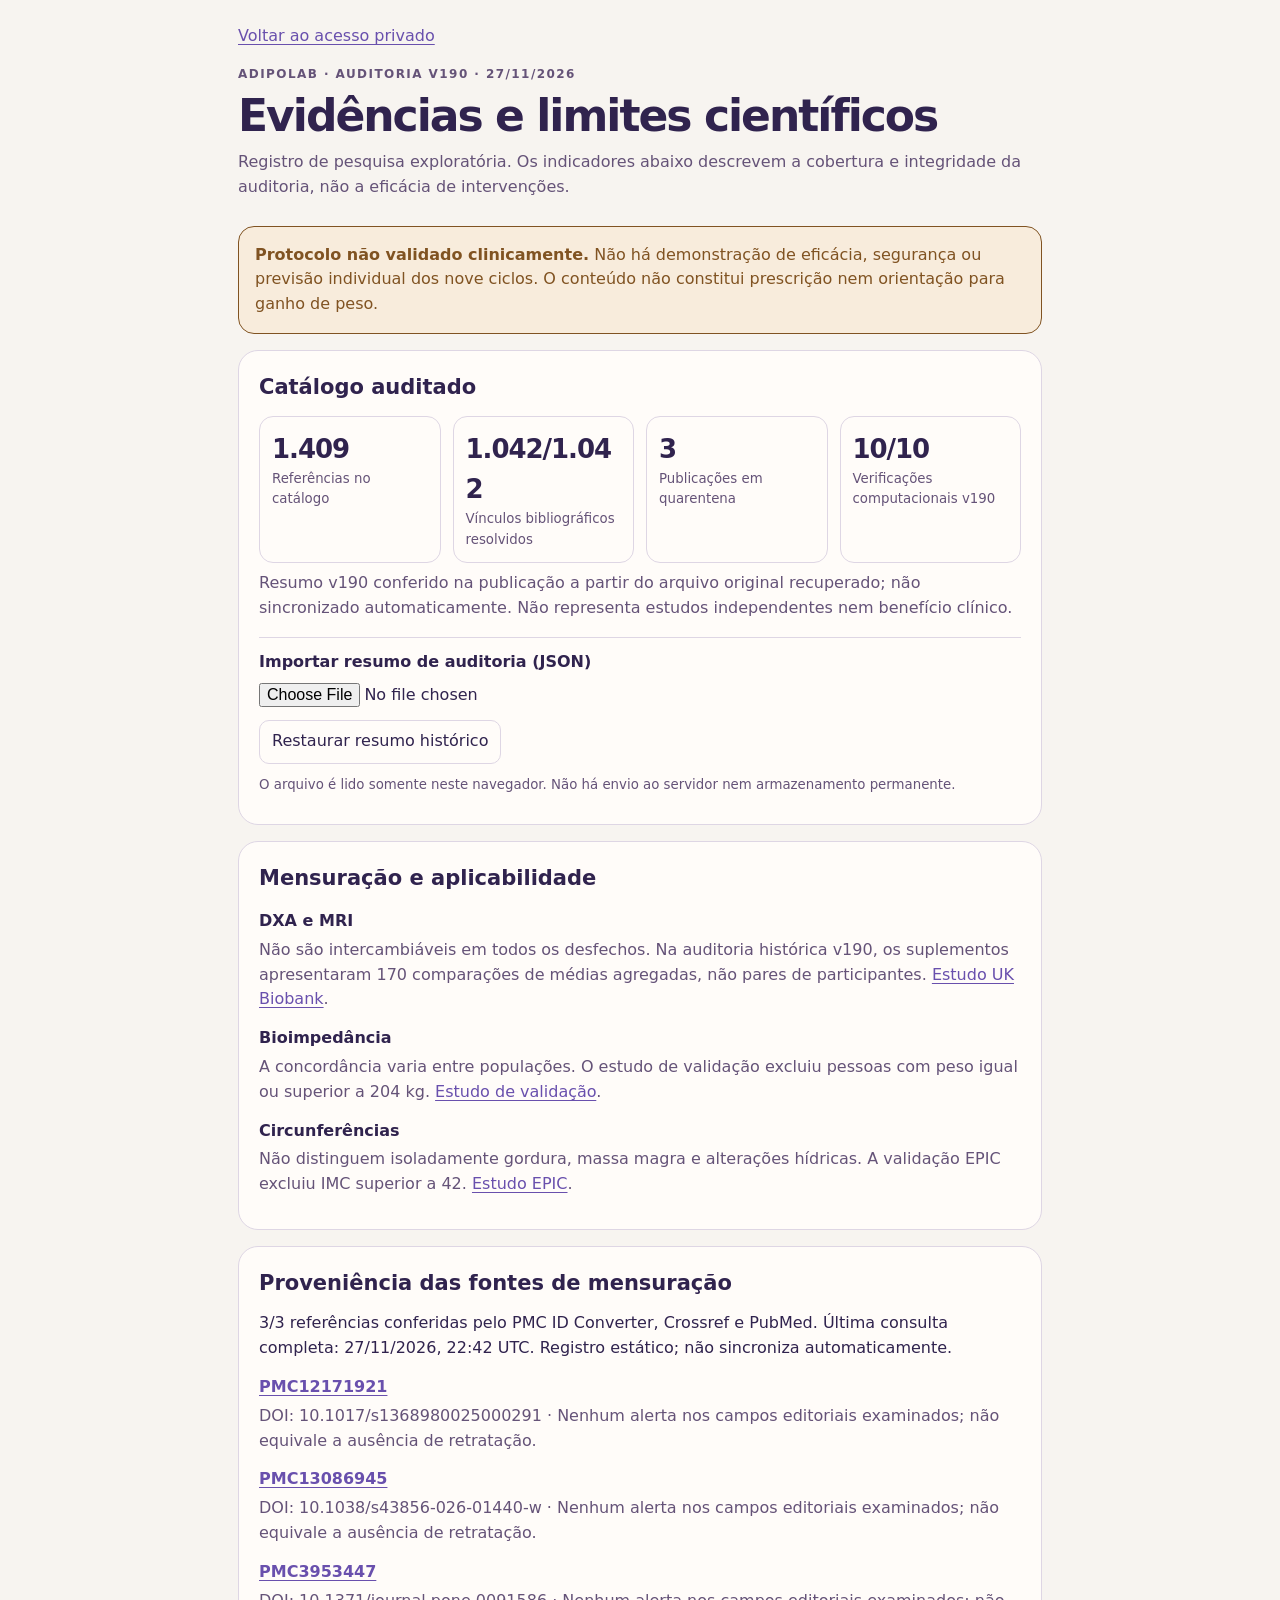
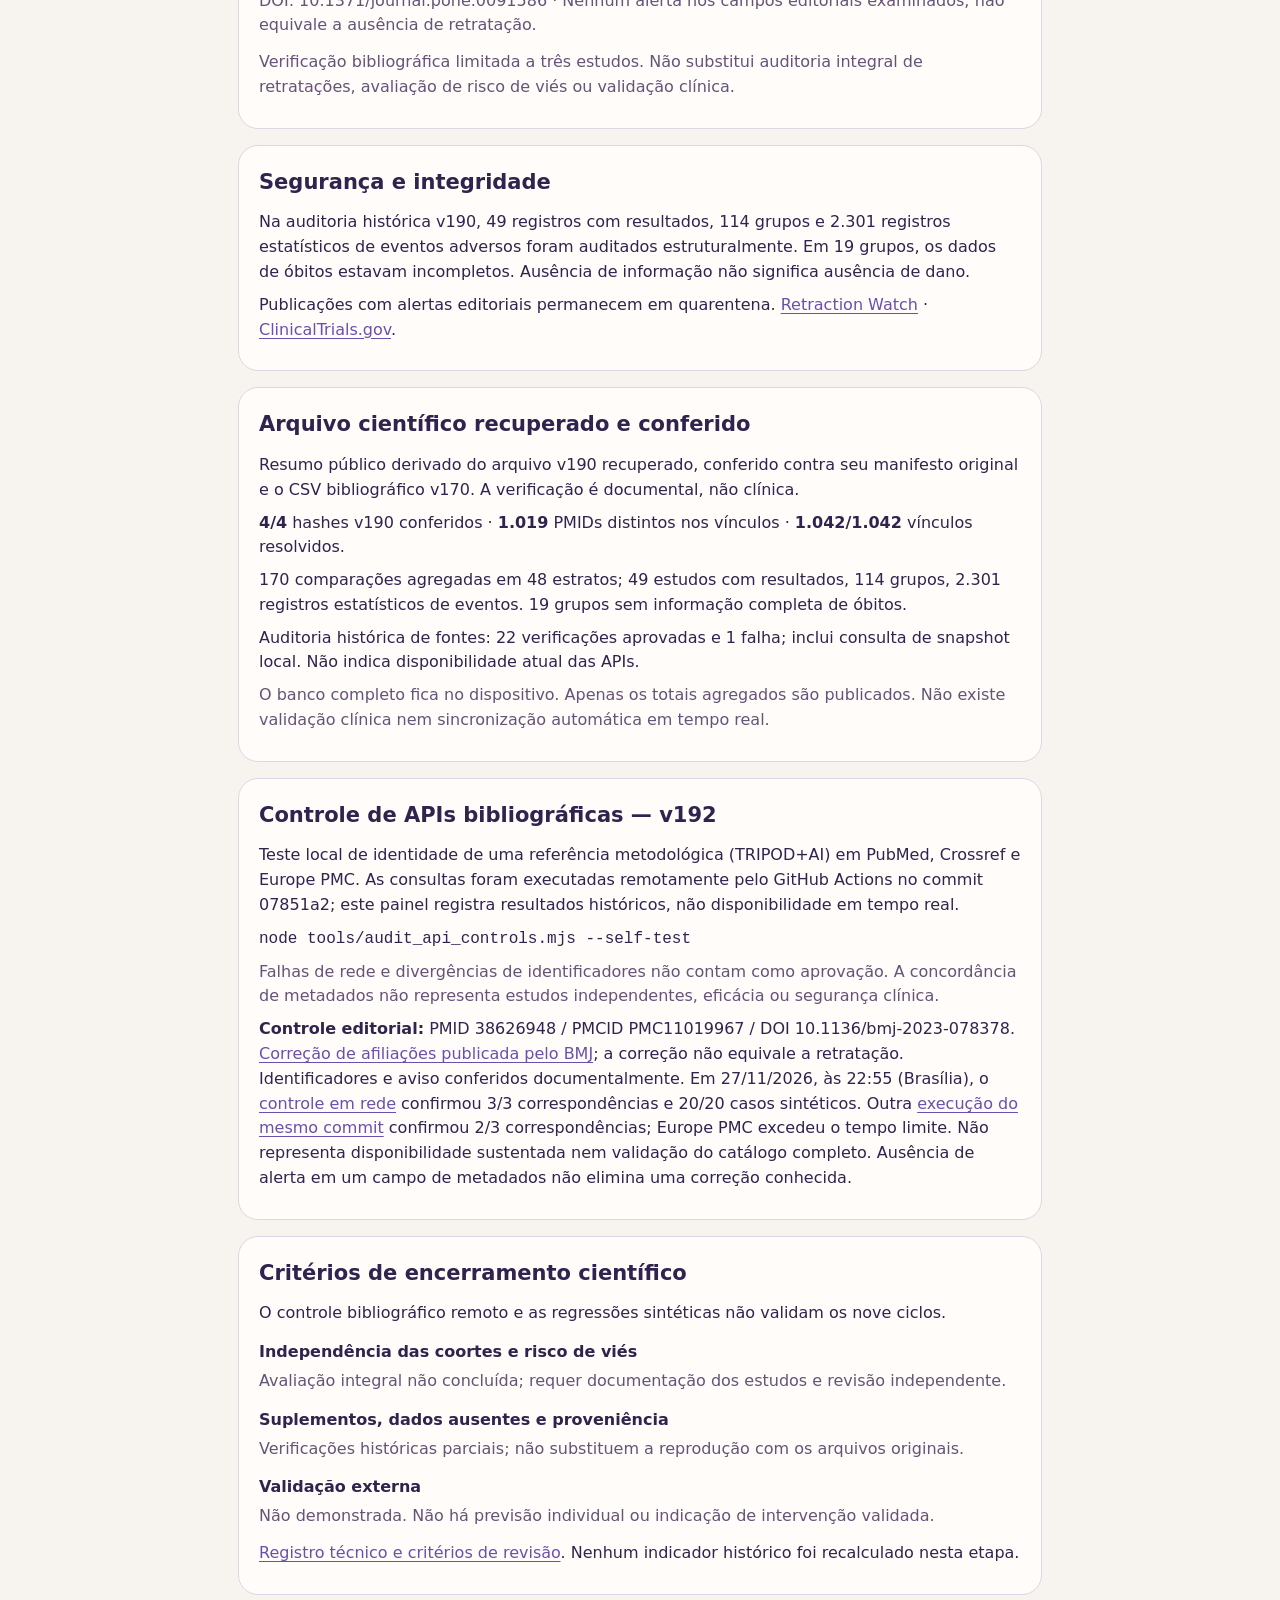
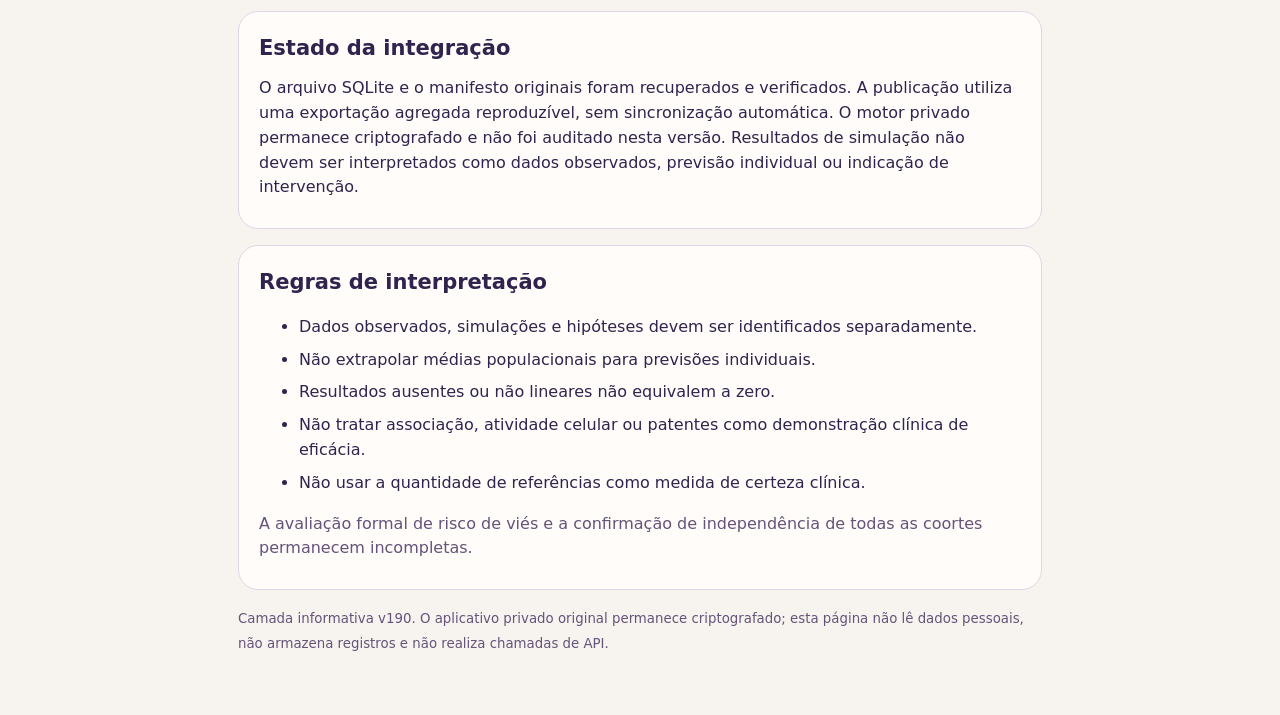
<file: evidence.html>
<!doctype html>
<html lang="pt-BR"><head><meta charset="utf-8"><meta name="viewport" content="width=device-width, initial-scale=1"><meta name="robots" content="noindex,nofollow"><meta name="referrer" content="no-referrer"><title>AdipoLab · Evidências e limites</title><style>
:root{color-scheme:light dark;--bg:#f7f4f0;--surface:#fffcf9;--fg:#30234e;--muted:#655378;--line:#ded6e4;--accent:#6950ad;--warn:#805322;--warnbg:#f8ecdc}*{box-sizing:border-box}body{margin:0;background:var(--bg);color:var(--fg);font:16px/1.55 system-ui,sans-serif}main{max-width:840px;margin:auto;padding:24px 18px 60px}header{margin:16px 0 26px}h1{font-size:clamp(30px,6vw,44px);line-height:1.15;letter-spacing:-.045em;margin:8px 0}h2{font-size:21px;margin:0 0 12px}p{margin:8px 0}a{color:var(--accent);text-underline-offset:3px}small,.muted{color:var(--muted)}.section{background:var(--surface);border:1px solid var(--line);border-radius:20px;margin:16px 0;padding:20px}.alert{border:1px solid var(--warn);background:var(--warnbg);color:var(--warn);border-radius:16px;padding:16px}.eyebrow{text-transform:uppercase;font-size:12px;font-weight:700;letter-spacing:.12em;color:var(--muted)}.grid{display:grid;grid-template-columns:repeat(auto-fit,minmax(min(100%,140px),1fr));gap:12px}.metric{min-width:0;overflow-wrap:anywhere;border:1px solid var(--line);border-radius:14px;padding:12px}.metric strong{display:block;font-size:26px;letter-spacing:-.04em}.metric small{display:block}dl{margin:0}dt{font-weight:700;margin-top:14px}dd{margin:4px 0 12px;color:var(--muted)}li{margin:8px 0}a:focus-visible{outline:2px solid currentColor;outline-offset:3px}@media(prefers-color-scheme:dark){:root{--bg:#14131b;--surface:#201e2b;--fg:#f9f3ff;--muted:#d1c4e5;--line:#484054;--accent:#cebaFF;--warn:#f9dfc5;--warnbg:#392d25}}
.snapshot-tools{margin-top:16px;padding-top:12px;border-top:1px solid var(--line)}.snapshot-tools label{display:block;font-weight:600;margin-bottom:8px}.snapshot-tools input{max-width:100%;font:inherit;color:inherit}.snapshot-tools input:focus-visible{outline:2px solid var(--accent);outline-offset:3px}.snapshot-tools button{display:block;margin-top:12px;min-height:44px;border:1px solid var(--line);border-radius:10px;padding:8px 12px;background:var(--surface);color:var(--fg);font:inherit;cursor:pointer}.snapshot-tools button:focus-visible{outline:2px solid var(--accent);outline-offset:3px}a{overflow-wrap:anywhere}</style></head><body><main><a href="./index.html">Voltar ao acesso privado</a><header><div class="eyebrow">AdipoLab · Auditoria v190 · 27/11/2026</div><h1>Evidências e limites científicos</h1><p class="muted">Registro de pesquisa exploratória. Os indicadores abaixo descrevem a cobertura e integridade da auditoria, não a eficácia de intervenções.</p></header>
<div class="alert" role="note"><strong>Protocolo não validado clinicamente.</strong> Não há demonstração de eficácia, segurança ou previsão individual dos nove ciclos. O conteúdo não constitui prescrição nem orientação para ganho de peso.</div>
<section class="section"><h2>Catálogo auditado</h2><div class="grid"><div class="metric"><strong data-metric="publications">1.409</strong><small>Referências no catálogo</small></div><div class="metric"><strong data-metric="links">1.042/1.042</strong><small>Vínculos bibliográficos resolvidos</small></div><div class="metric"><strong data-metric="quarantine">3</strong><small>Publicações em quarentena</small></div><div class="metric"><strong data-metric="checks">10/10</strong><small>Verificações computacionais v190</small></div></div><p class="muted" id="snapshot-status" role="status" aria-live="polite">Resumo v190 conferido na publicação a partir do arquivo original recuperado; não sincronizado automaticamente. Não representa estudos independentes nem benefício clínico.</p><div class="snapshot-tools"><label for="snapshot-file">Importar resumo de auditoria (JSON)</label><input id="snapshot-file" type="file" accept=".json,application/json" aria-describedby="snapshot-help"><button type="button" id="snapshot-reset">Restaurar resumo histórico</button><p class="muted" id="snapshot-help"><small>O arquivo é lido somente neste navegador. Não há envio ao servidor nem armazenamento permanente.</small></p></div></section>
<section class="section"><h2>Mensuração e aplicabilidade</h2><dl><dt>DXA e MRI</dt><dd>Não são intercambiáveis em todos os desfechos. Na auditoria histórica v190, os suplementos apresentaram 170 comparações de médias agregadas, não pares de participantes. <a href="https://pmc.ncbi.nlm.nih.gov/articles/PMC13086945/" rel="noreferrer">Estudo UK Biobank</a>.</dd><dt>Bioimpedância</dt><dd>A concordância varia entre populações. O estudo de validação excluiu pessoas com peso igual ou superior a 204 kg. <a href="https://pmc.ncbi.nlm.nih.gov/articles/PMC12171921/" rel="noreferrer">Estudo de validação</a>.</dd><dt>Circunferências</dt><dd>Não distinguem isoladamente gordura, massa magra e alterações hídricas. A validação EPIC excluiu IMC superior a 42. <a href="https://pmc.ncbi.nlm.nih.gov/articles/PMC3953447/" rel="noreferrer">Estudo EPIC</a>.</dd></dl></section>
<section class="section" id="measurement-provenance"><h2>Proveniência das fontes de mensuração</h2><p>3/3 referências conferidas pelo PMC ID Converter, Crossref e PubMed. Última consulta completa: <time datetime="2026-11-27T22:42:04.773469+00:00">27/11/2026, 22:42 UTC</time>. Registro estático; não sincroniza automaticamente.</p><dl><dt><a href="https://pubmed.ncbi.nlm.nih.gov/40289617/" rel="noreferrer">PMC12171921</a></dt><dd>DOI: 10.1017/s1368980025000291 · Nenhum alerta nos campos editoriais examinados; não equivale a ausência de retratação.</dd><dt><a href="https://pubmed.ncbi.nlm.nih.gov/41786921/" rel="noreferrer">PMC13086945</a></dt><dd>DOI: 10.1038/s43856-026-01440-w · Nenhum alerta nos campos editoriais examinados; não equivale a ausência de retratação.</dd><dt><a href="https://pubmed.ncbi.nlm.nih.gov/24626110/" rel="noreferrer">PMC3953447</a></dt><dd>DOI: 10.1371/journal.pone.0091586 · Nenhum alerta nos campos editoriais examinados; não equivale a ausência de retratação.</dd></dl><p class="muted">Verificação bibliográfica limitada a três estudos. Não substitui auditoria integral de retratações, avaliação de risco de viés ou validação clínica.</p></section><section class="section"><h2>Segurança e integridade</h2><p>Na auditoria histórica v190, 49 registros com resultados, 114 grupos e 2.301 registros estatísticos de eventos adversos foram auditados estruturalmente. Em 19 grupos, os dados de óbitos estavam incompletos. Ausência de informação não significa ausência de dano.</p><p>Publicações com alertas editoriais permanecem em quarentena. <a href="https://www.crossref.org/documentation/retrieve-metadata/retraction-watch/" rel="noreferrer">Retraction Watch</a> · <a href="https://clinicaltrials.gov/" rel="noreferrer">ClinicalTrials.gov</a>.</p></section>
<section class="section" id="verified-audit"><h2>Arquivo científico recuperado e conferido</h2><p>Resumo público derivado do arquivo v190 recuperado, conferido contra seu manifesto original e o CSV bibliográfico v170. A verificação é documental, não clínica.</p><p><strong>4/4</strong> hashes v190 conferidos · <strong>1.019</strong> PMIDs distintos nos vínculos · <strong>1.042/1.042</strong> vínculos resolvidos.</p><p>170 comparações agregadas em 48 estratos; 49 estudos com resultados, 114 grupos, 2.301 registros estatísticos de eventos. 19 grupos sem informação completa de óbitos.</p><p>Auditoria histórica de fontes: 22 verificações aprovadas e 1 falha; inclui consulta de snapshot local. Não indica disponibilidade atual das APIs.</p><p class="muted">O banco completo fica no dispositivo. Apenas os totais agregados são publicados. Não existe validação clínica nem sincronização automática em tempo real.</p></section><section class="section" id="api-control-v191"><h2>Controle de APIs bibliográficas — v192</h2><p>Teste local de identidade de uma referência metodológica (TRIPOD+AI) em PubMed, Crossref e Europe PMC. As consultas foram executadas remotamente pelo GitHub Actions no commit 07851a2; este painel registra resultados históricos, não disponibilidade em tempo real.</p><p><code>node tools/audit_api_controls.mjs --self-test</code></p><p class="muted">Falhas de rede e divergências de identificadores não contam como aprovação. A concordância de metadados não representa estudos independentes, eficácia ou segurança clínica.</p><p><strong>Controle editorial:</strong> PMID 38626948 / PMCID PMC11019967 / DOI 10.1136/bmj-2023-078378. <a href="https://www.bmj.com/content/385/bmj.q902" rel="noreferrer">Correção de afiliações publicada pelo BMJ</a>; a correção não equivale a retratação. Identificadores e aviso conferidos documentalmente. Em 27/11/2026, às 22:55 (Brasília), o <a href="https://github.com/Marcelol090/adipolab/actions/runs/46095485888" rel="noreferrer">controle em rede</a> confirmou 3/3 correspondências e 20/20 casos sintéticos. Outra <a href="https://github.com/Marcelol090/adipolab/actions/runs/46095481766" rel="noreferrer">execução do mesmo commit</a> confirmou 2/3 correspondências; Europe PMC excedeu o tempo limite. Não representa disponibilidade sustentada nem validação do catálogo completo. Ausência de alerta em um campo de metadados não elimina uma correção conhecida.</p></section><section class="section" id="scientific-closure"><h2>Critérios de encerramento científico</h2><p>O controle bibliográfico remoto e as regressões sintéticas não validam os nove ciclos.</p><dl><dt>Independência das coortes e risco de viés</dt><dd>Avaliação integral não concluída; requer documentação dos estudos e revisão independente.</dd><dt>Suplementos, dados ausentes e proveniência</dt><dd>Verificações históricas parciais; não substituem a reprodução com os arquivos originais.</dd><dt>Validação externa</dt><dd>Não demonstrada. Não há previsão individual ou indicação de intervenção validada.</dd></dl><p><a href="https://github.com/Marcelol090/adipolab/pull/7" rel="noreferrer">Registro técnico e critérios de revisão</a>. Nenhum indicador histórico foi recalculado nesta etapa.</p></section><section class="section"><h2>Estado da integração</h2><p>O arquivo SQLite e o manifesto originais foram recuperados e verificados. A publicação utiliza uma exportação agregada reproduzível, sem sincronização automática. O motor privado permanece criptografado e não foi auditado nesta versão. Resultados de simulação não devem ser interpretados como dados observados, previsão individual ou indicação de intervenção.</p></section><section class="section"><h2>Regras de interpretação</h2><ul><li>Dados observados, simulações e hipóteses devem ser identificados separadamente.</li><li>Não extrapolar médias populacionais para previsões individuais.</li><li>Resultados ausentes ou não lineares não equivalem a zero.</li><li>Não tratar associação, atividade celular ou patentes como demonstração clínica de eficácia.</li><li>Não usar a quantidade de referências como medida de certeza clínica.</li></ul><p class="muted">A avaliação formal de risco de viés e a confirmação de independência de todas as coortes permanecem incompletas.</p></section>
<footer><small>Camada informativa v190. O aplicativo privado original permanece criptografado; esta página não lê dados pessoais, não armazena registros e não realiza chamadas de API.</small></footer></main><script src="./evidence-data.js" defer></script></body></html>
</file>
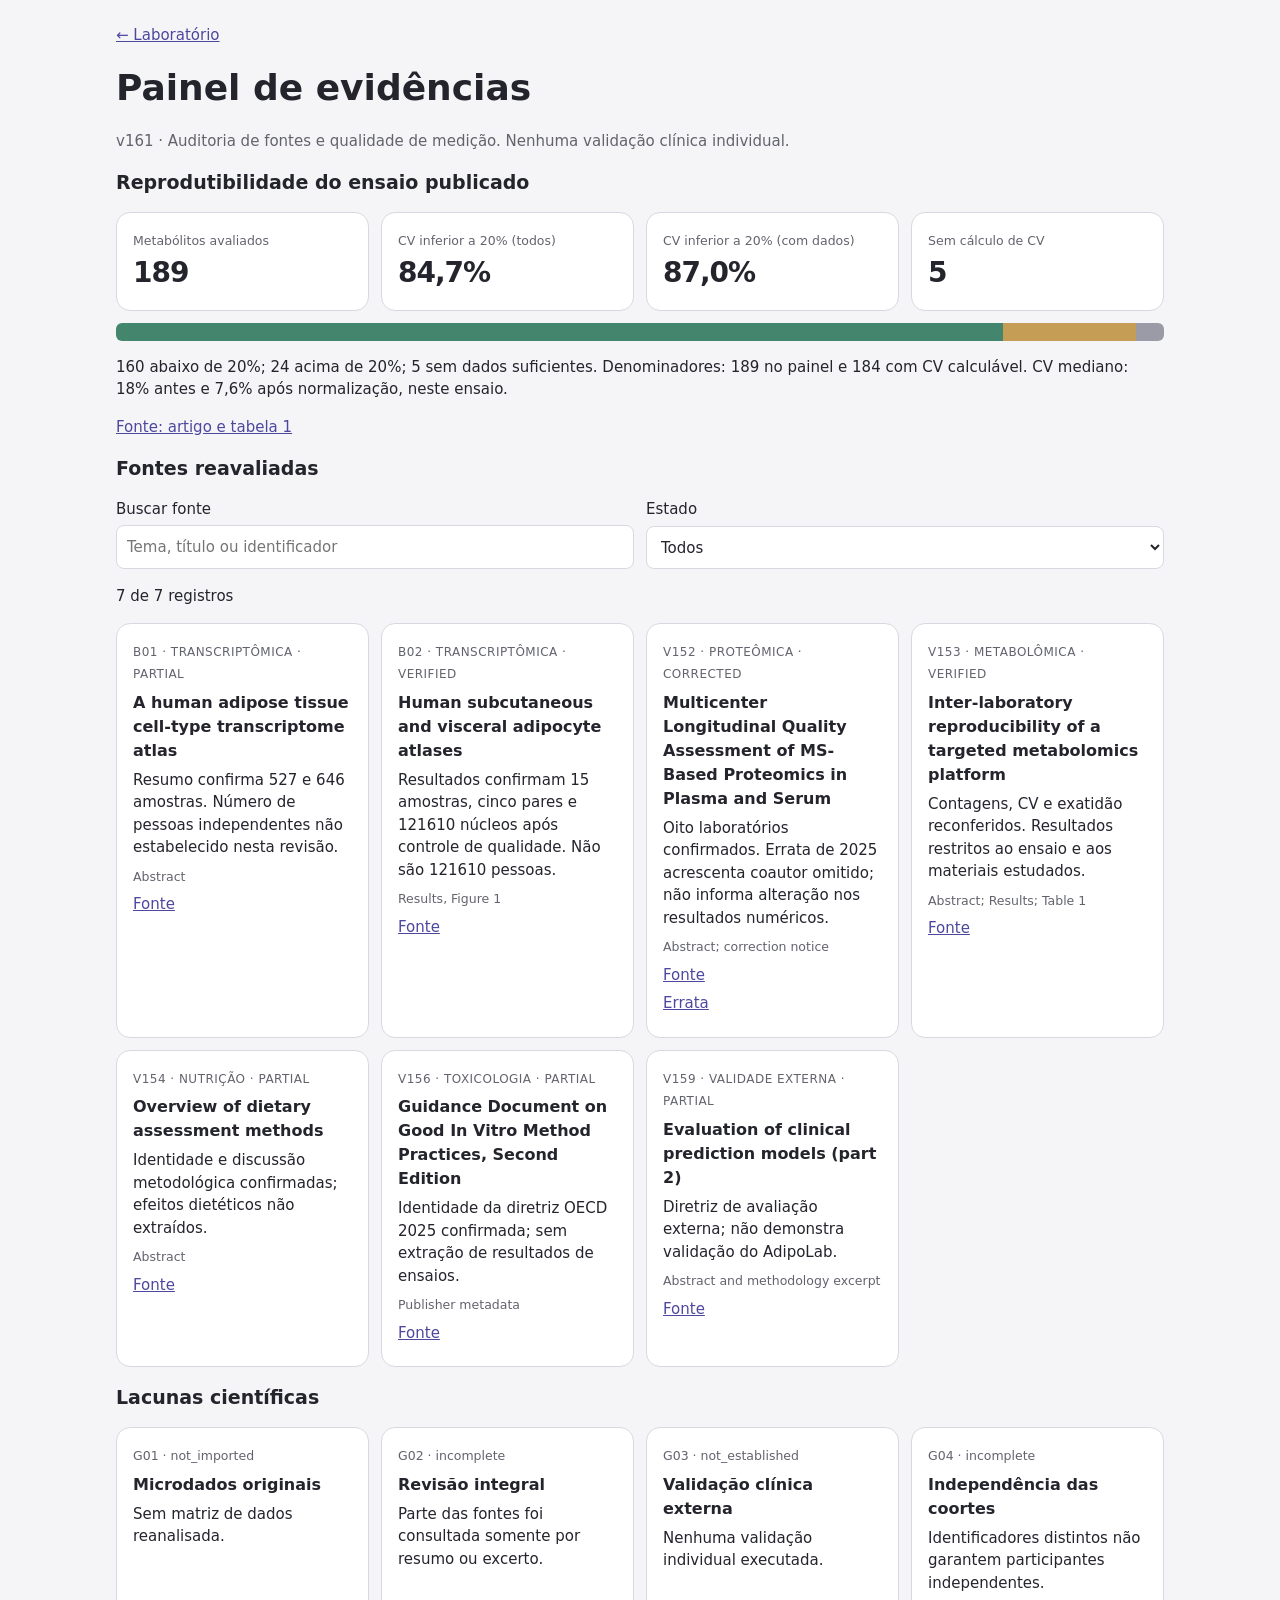
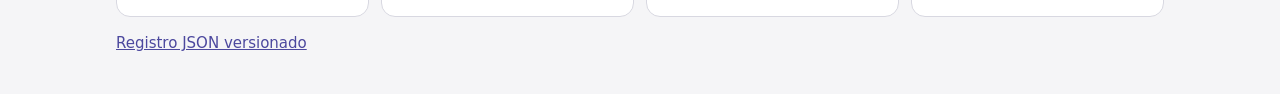
<file: research-v75/evidence-dashboard.html>
<!doctype html><html lang="pt-BR"><head><meta charset="utf-8"><meta name="viewport" content="width=device-width,initial-scale=1"><meta name="robots" content="noindex,nofollow"><meta name="referrer" content="no-referrer"><title>AdipoLab — Evidências</title><style>:root{color-scheme:light dark;--bg:#f5f5f7;--fg:#24242d;--card:#fff;--line:#d8d8e1;--muted:#63636e;--link:#4c489e}*{box-sizing:border-box}body{background:var(--bg);color:var(--fg);margin:0;font:15px/1.5 system-ui,sans-serif}main{max-width:1080px;margin:auto;padding:24px 16px}h1{font-size:clamp(24px,4vw,36px);margin:14px 0 4px}h2{font-size:19px}a{color:var(--link)}.grid{display:grid;grid-template-columns:repeat(auto-fit,minmax(min(230px,100%),1fr));gap:12px}.card{padding:16px;border:1px solid var(--line);border-radius:14px;background:var(--card);overflow-wrap:anywhere}.muted,small{color:var(--muted)}.metrics strong{display:block;font-size:28px;letter-spacing:-1px}.controls{display:flex;gap:12px;flex-wrap:wrap;margin:16px 0}.controls label{display:grid;gap:4px;flex:1;min-width:min(160px,100%)}input,select{font:inherit;width:100%;border:1px solid var(--line);border-radius:8px;padding:10px;background:var(--card);color:var(--fg)}.bar{height:18px;display:flex;border-radius:6px;overflow:hidden;margin:12px 0}.bar span{height:100%}.a{background:#43866d}.b{background:#c59d55}.c{background:#9b9ba8}.status{font-size:12px;text-transform:uppercase;letter-spacing:.04em}.card h3{font-size:16px;margin:6px 0}.card p{margin:6px 0} @media(prefers-color-scheme:dark){:root{--bg:#17171e;--fg:#f5f5fa;--card:#22232c;--line:#3f414c;--muted:#b4b4c2;--link:#c3bbff}}</style></head><body><main><a href="./lab.html">← Laboratório</a><h1>Painel de evidências</h1><p class="muted">v161 · Auditoria de fontes e qualidade de medição. Nenhuma validação clínica individual.</p><section id="benchmark" aria-label="Metabolômica"><h2>Reprodutibilidade do ensaio publicado</h2><div id="metrics" class="grid metrics"></div><div id="bar" class="bar" role="img" aria-label="Distribuição de resultados de precisão"></div><p id="detail"></p><a href="https://pmc.ncbi.nlm.nih.gov/articles/PMC6317696/">Fonte: artigo e tabela 1</a></section><h2>Fontes reavaliadas</h2><div class="controls"><label>Buscar fonte<input id="query" placeholder="Tema, título ou identificador"></label><label>Estado<select id="status"><option value="">Todos</option><option value="verified">Contagens reconferidas</option><option value="partial">Acesso parcial</option><option value="corrected">Errata documentada</option></select></label></div><p id="count" role="status"></p><section id="records" class="grid"></section><h2>Lacunas científicas</h2><section id="gaps" class="grid"></section><p><a href="./evidence-dashboard.json">Registro JSON versionado</a></p><p id="error" role="alert"></p><script type="module" src="./evidence-dashboard-ui.mjs"></script></main></body></html>
</file>
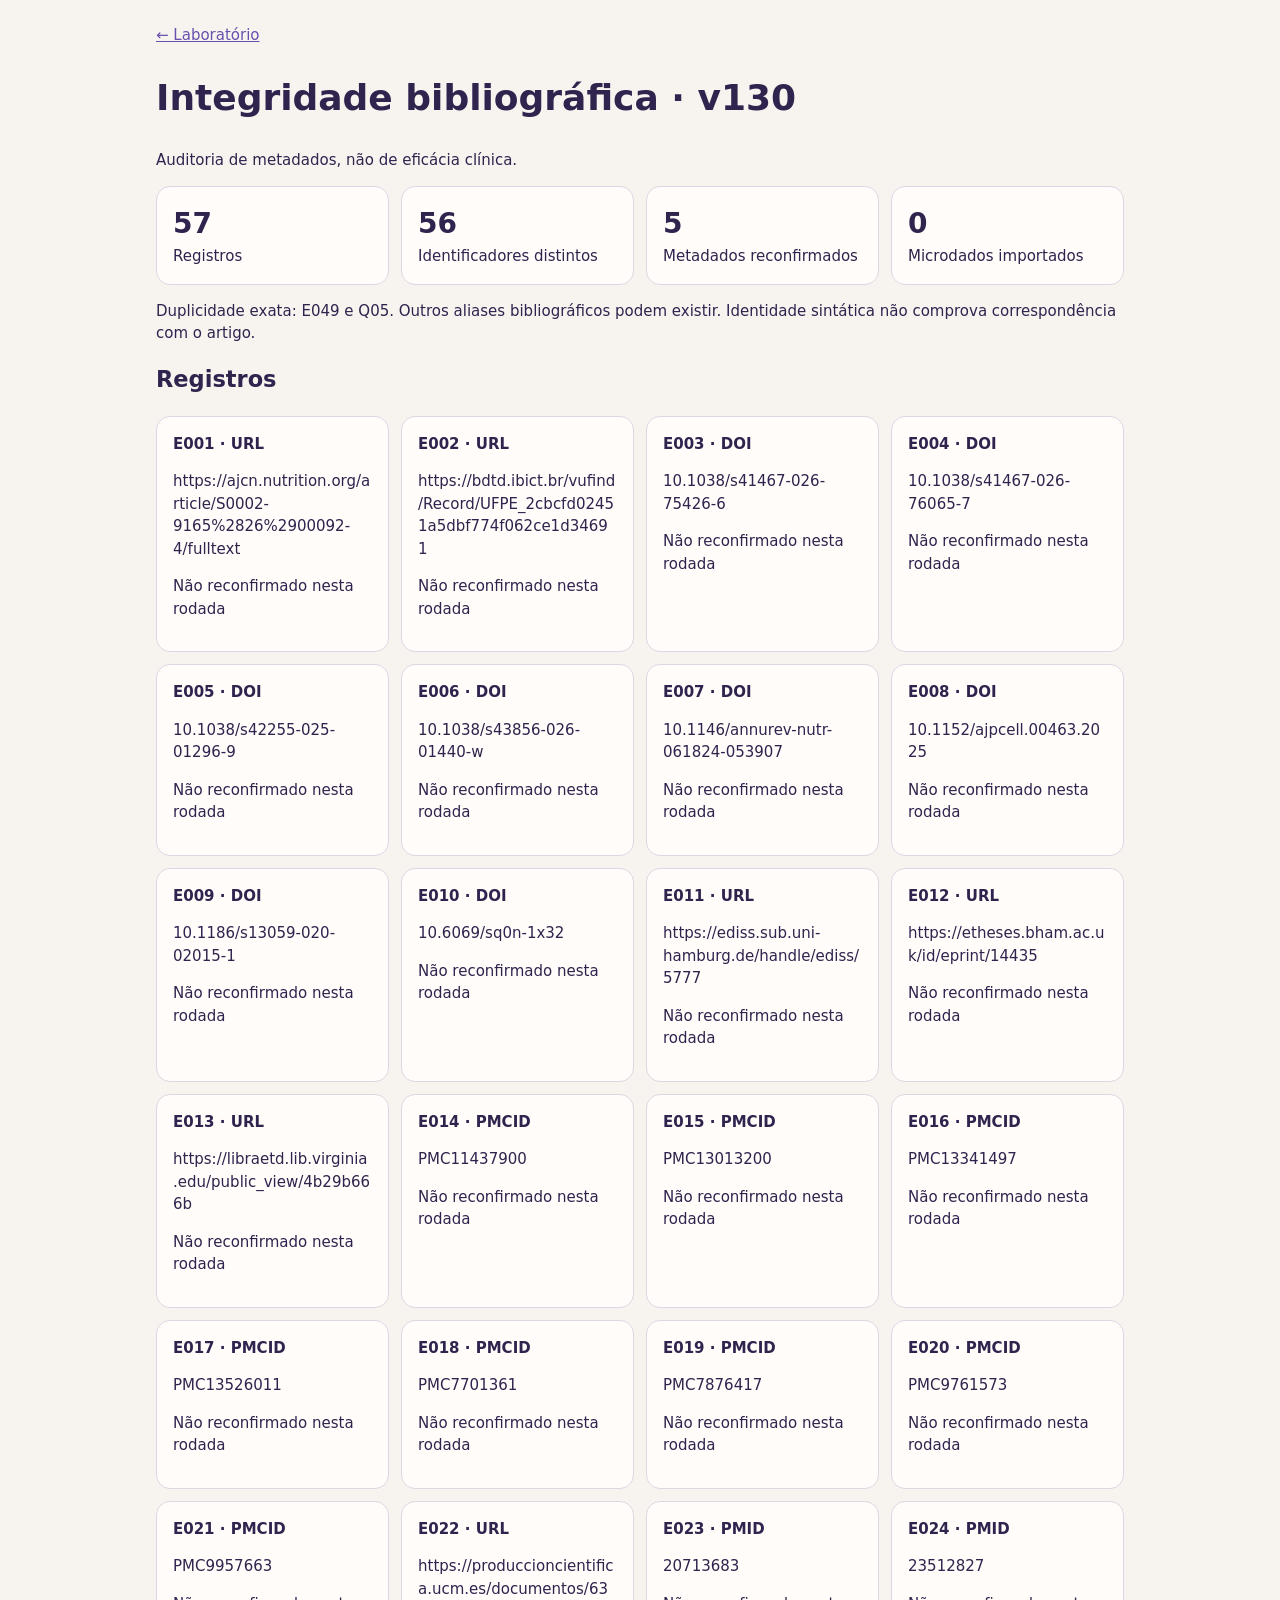
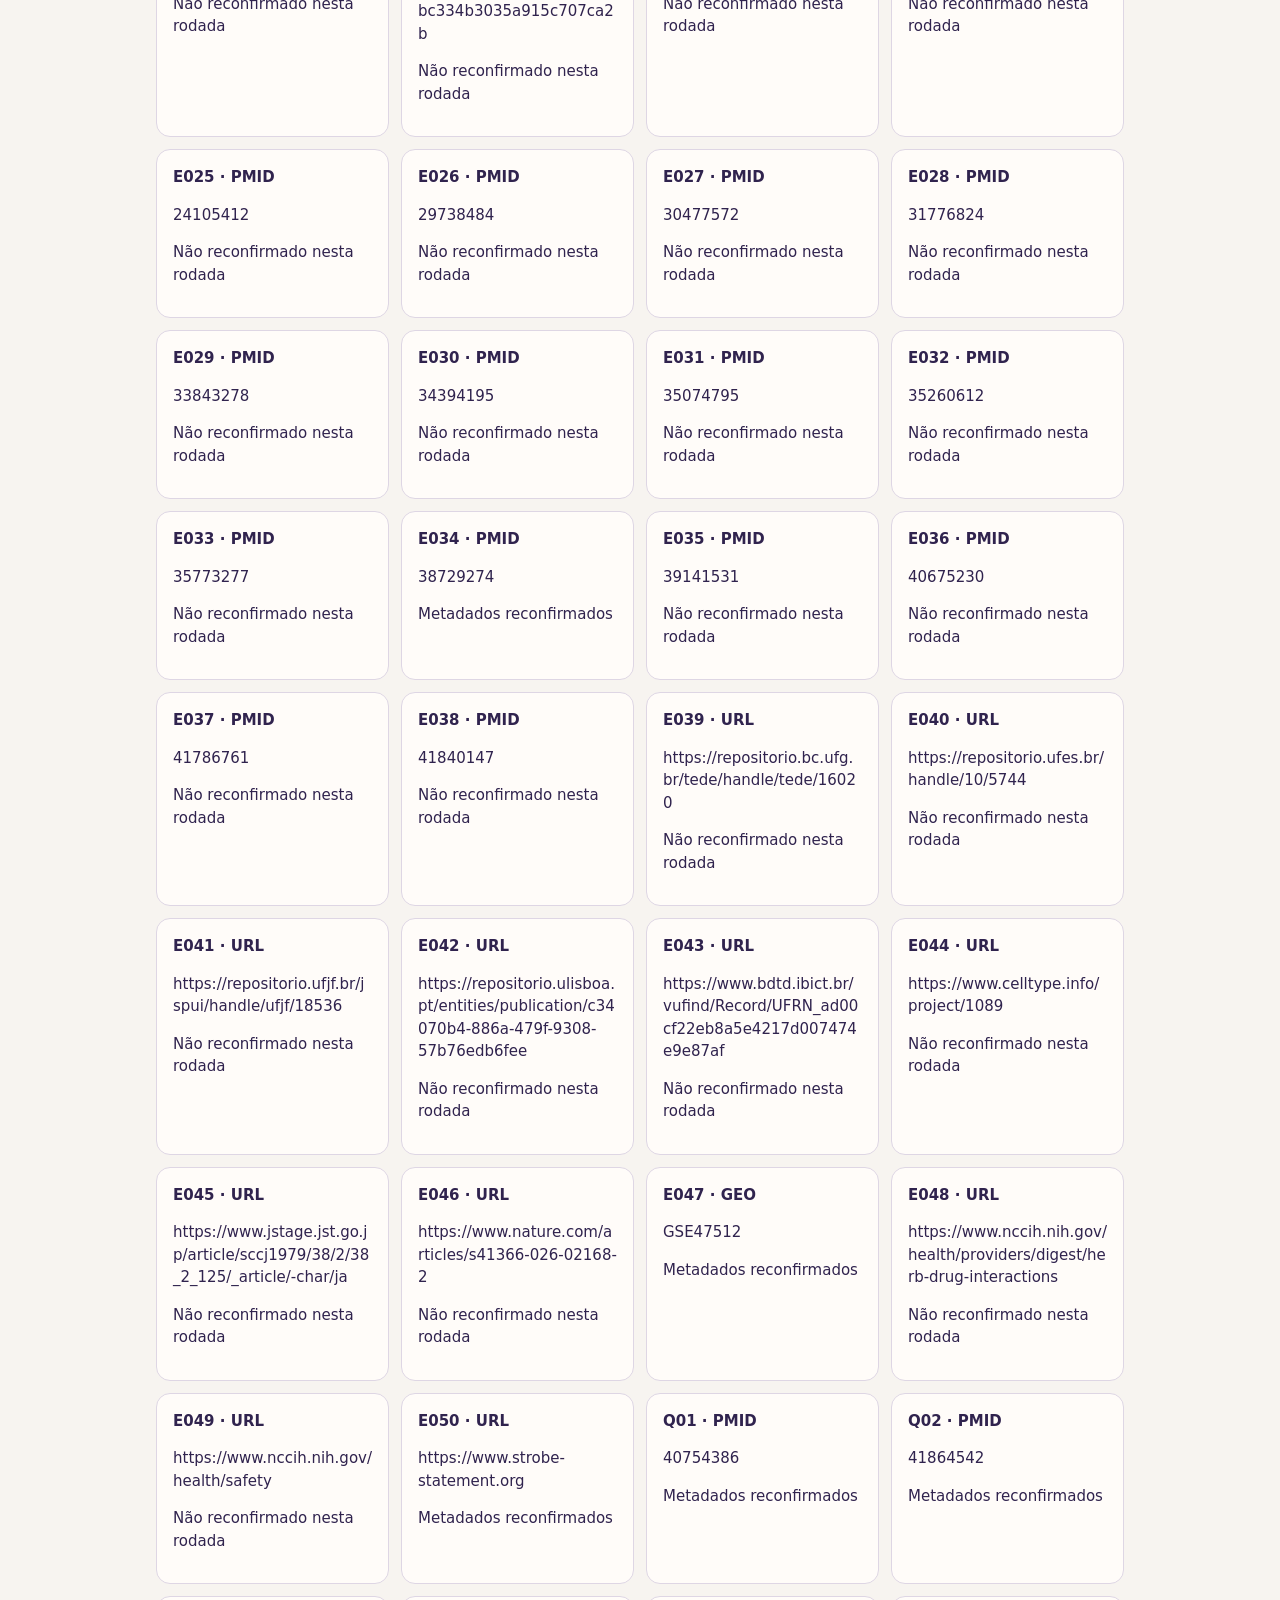
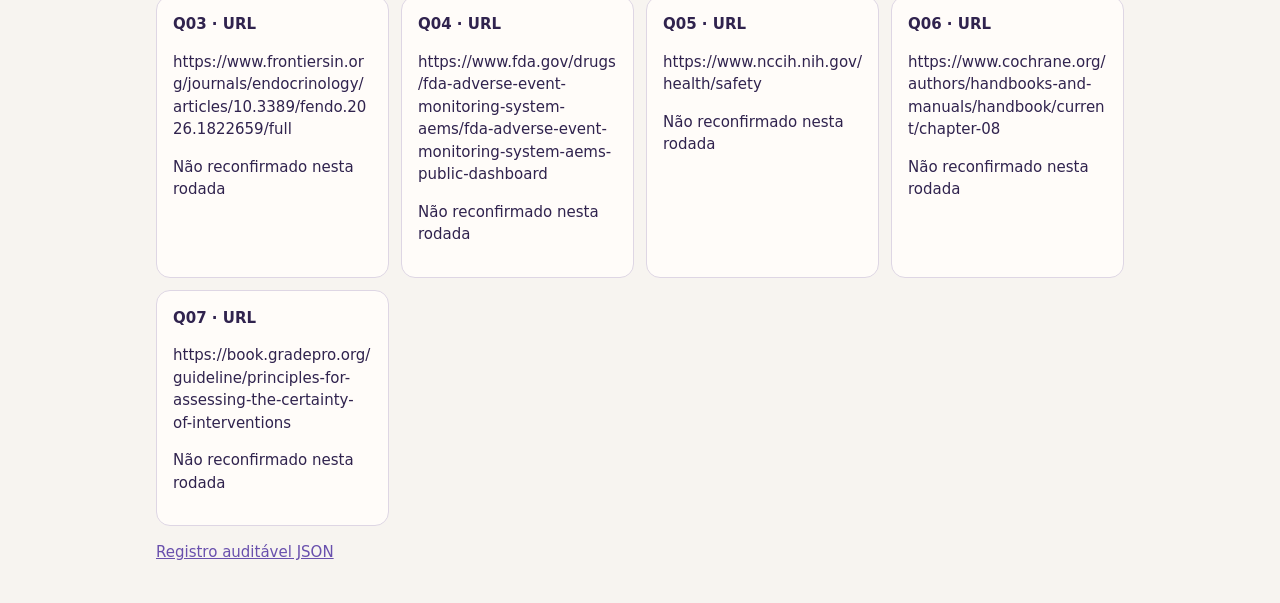
<file: research-v75/integrity.html>
<!doctype html><html lang="pt-BR"><head><meta charset="utf-8"><meta name="viewport" content="width=device-width,initial-scale=1"><meta name="robots" content="noindex,nofollow"><meta name="referrer" content="no-referrer"><title>AdipoLab — Auditoria v130</title><style>:root{color-scheme:light dark;--bg:#f7f4f0;--fg:#30234e;--surface:#fffcf9;--line:#ded6e4;--accent:#6950ad}*{box-sizing:border-box}body{margin:0;background:var(--bg);color:var(--fg);font:15px/1.5 system-ui,sans-serif}main{max-width:1000px;margin:auto;padding:24px 16px}a{color:var(--accent)}.grid{display:grid;grid-template-columns:repeat(auto-fit,minmax(min(230px,100%),1fr));gap:12px}.card{border:1px solid var(--line);border-radius:14px;background:var(--surface);padding:16px;overflow-wrap:anywhere}.num{font-size:28px;font-weight:700}h1{font-size:clamp(24px,5vw,36px)}@media(prefers-color-scheme:dark){:root{--bg:#14131b;--fg:#f9f3ff;--surface:#201e2b;--line:#484054;--accent:#cebaff}}</style></head><body><main><nav><a href="./lab.html">← Laboratório</a></nav><h1>Integridade bibliográfica · v130</h1><p>Auditoria de metadados, não de eficácia clínica.</p><div class="grid"><article class="card"><div class="num">57</div>Registros</article><article class="card"><div class="num">56</div>Identificadores distintos</article><article class="card"><div class="num">5</div>Metadados reconfirmados</article><article class="card"><div class="num">0</div>Microdados importados</article></div><p>Duplicidade exata: E049 e Q05. Outros aliases bibliográficos podem existir. Identidade sintática não comprova correspondência com o artigo.</p><h2>Registros</h2><div class="grid"><article class="card" data-record="E001"><strong>E001 · URL</strong><p>https://ajcn.nutrition.org/article/S0002-9165%2826%2900092-4/fulltext</p><p>Não reconfirmado nesta rodada</p></article><article class="card" data-record="E002"><strong>E002 · URL</strong><p>https://bdtd.ibict.br/vufind/Record/UFPE_2cbcfd02451a5dbf774f062ce1d34691</p><p>Não reconfirmado nesta rodada</p></article><article class="card" data-record="E003"><strong>E003 · DOI</strong><p>10.1038/s41467-026-75426-6</p><p>Não reconfirmado nesta rodada</p></article><article class="card" data-record="E004"><strong>E004 · DOI</strong><p>10.1038/s41467-026-76065-7</p><p>Não reconfirmado nesta rodada</p></article><article class="card" data-record="E005"><strong>E005 · DOI</strong><p>10.1038/s42255-025-01296-9</p><p>Não reconfirmado nesta rodada</p></article><article class="card" data-record="E006"><strong>E006 · DOI</strong><p>10.1038/s43856-026-01440-w</p><p>Não reconfirmado nesta rodada</p></article><article class="card" data-record="E007"><strong>E007 · DOI</strong><p>10.1146/annurev-nutr-061824-053907</p><p>Não reconfirmado nesta rodada</p></article><article class="card" data-record="E008"><strong>E008 · DOI</strong><p>10.1152/ajpcell.00463.2025</p><p>Não reconfirmado nesta rodada</p></article><article class="card" data-record="E009"><strong>E009 · DOI</strong><p>10.1186/s13059-020-02015-1</p><p>Não reconfirmado nesta rodada</p></article><article class="card" data-record="E010"><strong>E010 · DOI</strong><p>10.6069/sq0n-1x32</p><p>Não reconfirmado nesta rodada</p></article><article class="card" data-record="E011"><strong>E011 · URL</strong><p>https://ediss.sub.uni-hamburg.de/handle/ediss/5777</p><p>Não reconfirmado nesta rodada</p></article><article class="card" data-record="E012"><strong>E012 · URL</strong><p>https://etheses.bham.ac.uk/id/eprint/14435</p><p>Não reconfirmado nesta rodada</p></article><article class="card" data-record="E013"><strong>E013 · URL</strong><p>https://libraetd.lib.virginia.edu/public_view/4b29b666b</p><p>Não reconfirmado nesta rodada</p></article><article class="card" data-record="E014"><strong>E014 · PMCID</strong><p>PMC11437900</p><p>Não reconfirmado nesta rodada</p></article><article class="card" data-record="E015"><strong>E015 · PMCID</strong><p>PMC13013200</p><p>Não reconfirmado nesta rodada</p></article><article class="card" data-record="E016"><strong>E016 · PMCID</strong><p>PMC13341497</p><p>Não reconfirmado nesta rodada</p></article><article class="card" data-record="E017"><strong>E017 · PMCID</strong><p>PMC13526011</p><p>Não reconfirmado nesta rodada</p></article><article class="card" data-record="E018"><strong>E018 · PMCID</strong><p>PMC7701361</p><p>Não reconfirmado nesta rodada</p></article><article class="card" data-record="E019"><strong>E019 · PMCID</strong><p>PMC7876417</p><p>Não reconfirmado nesta rodada</p></article><article class="card" data-record="E020"><strong>E020 · PMCID</strong><p>PMC9761573</p><p>Não reconfirmado nesta rodada</p></article><article class="card" data-record="E021"><strong>E021 · PMCID</strong><p>PMC9957663</p><p>Não reconfirmado nesta rodada</p></article><article class="card" data-record="E022"><strong>E022 · URL</strong><p>https://produccioncientifica.ucm.es/documentos/63bc334b3035a915c707ca2b</p><p>Não reconfirmado nesta rodada</p></article><article class="card" data-record="E023"><strong>E023 · PMID</strong><p>20713683</p><p>Não reconfirmado nesta rodada</p></article><article class="card" data-record="E024"><strong>E024 · PMID</strong><p>23512827</p><p>Não reconfirmado nesta rodada</p></article><article class="card" data-record="E025"><strong>E025 · PMID</strong><p>24105412</p><p>Não reconfirmado nesta rodada</p></article><article class="card" data-record="E026"><strong>E026 · PMID</strong><p>29738484</p><p>Não reconfirmado nesta rodada</p></article><article class="card" data-record="E027"><strong>E027 · PMID</strong><p>30477572</p><p>Não reconfirmado nesta rodada</p></article><article class="card" data-record="E028"><strong>E028 · PMID</strong><p>31776824</p><p>Não reconfirmado nesta rodada</p></article><article class="card" data-record="E029"><strong>E029 · PMID</strong><p>33843278</p><p>Não reconfirmado nesta rodada</p></article><article class="card" data-record="E030"><strong>E030 · PMID</strong><p>34394195</p><p>Não reconfirmado nesta rodada</p></article><article class="card" data-record="E031"><strong>E031 · PMID</strong><p>35074795</p><p>Não reconfirmado nesta rodada</p></article><article class="card" data-record="E032"><strong>E032 · PMID</strong><p>35260612</p><p>Não reconfirmado nesta rodada</p></article><article class="card" data-record="E033"><strong>E033 · PMID</strong><p>35773277</p><p>Não reconfirmado nesta rodada</p></article><article class="card" data-record="E034"><strong>E034 · PMID</strong><p>38729274</p><p>Metadados reconfirmados</p></article><article class="card" data-record="E035"><strong>E035 · PMID</strong><p>39141531</p><p>Não reconfirmado nesta rodada</p></article><article class="card" data-record="E036"><strong>E036 · PMID</strong><p>40675230</p><p>Não reconfirmado nesta rodada</p></article><article class="card" data-record="E037"><strong>E037 · PMID</strong><p>41786761</p><p>Não reconfirmado nesta rodada</p></article><article class="card" data-record="E038"><strong>E038 · PMID</strong><p>41840147</p><p>Não reconfirmado nesta rodada</p></article><article class="card" data-record="E039"><strong>E039 · URL</strong><p>https://repositorio.bc.ufg.br/tede/handle/tede/16020</p><p>Não reconfirmado nesta rodada</p></article><article class="card" data-record="E040"><strong>E040 · URL</strong><p>https://repositorio.ufes.br/handle/10/5744</p><p>Não reconfirmado nesta rodada</p></article><article class="card" data-record="E041"><strong>E041 · URL</strong><p>https://repositorio.ufjf.br/jspui/handle/ufjf/18536</p><p>Não reconfirmado nesta rodada</p></article><article class="card" data-record="E042"><strong>E042 · URL</strong><p>https://repositorio.ulisboa.pt/entities/publication/c34070b4-886a-479f-9308-57b76edb6fee</p><p>Não reconfirmado nesta rodada</p></article><article class="card" data-record="E043"><strong>E043 · URL</strong><p>https://www.bdtd.ibict.br/vufind/Record/UFRN_ad00cf22eb8a5e4217d007474e9e87af</p><p>Não reconfirmado nesta rodada</p></article><article class="card" data-record="E044"><strong>E044 · URL</strong><p>https://www.celltype.info/project/1089</p><p>Não reconfirmado nesta rodada</p></article><article class="card" data-record="E045"><strong>E045 · URL</strong><p>https://www.jstage.jst.go.jp/article/sccj1979/38/2/38_2_125/_article/-char/ja</p><p>Não reconfirmado nesta rodada</p></article><article class="card" data-record="E046"><strong>E046 · URL</strong><p>https://www.nature.com/articles/s41366-026-02168-2</p><p>Não reconfirmado nesta rodada</p></article><article class="card" data-record="E047"><strong>E047 · GEO</strong><p>GSE47512</p><p>Metadados reconfirmados</p></article><article class="card" data-record="E048"><strong>E048 · URL</strong><p>https://www.nccih.nih.gov/health/providers/digest/herb-drug-interactions</p><p>Não reconfirmado nesta rodada</p></article><article class="card" data-record="E049"><strong>E049 · URL</strong><p>https://www.nccih.nih.gov/health/safety</p><p>Não reconfirmado nesta rodada</p></article><article class="card" data-record="E050"><strong>E050 · URL</strong><p>https://www.strobe-statement.org</p><p>Metadados reconfirmados</p></article><article class="card" data-record="Q01"><strong>Q01 · PMID</strong><p>40754386</p><p>Metadados reconfirmados</p></article><article class="card" data-record="Q02"><strong>Q02 · PMID</strong><p>41864542</p><p>Metadados reconfirmados</p></article><article class="card" data-record="Q03"><strong>Q03 · URL</strong><p>https://www.frontiersin.org/journals/endocrinology/articles/10.3389/fendo.2026.1822659/full</p><p>Não reconfirmado nesta rodada</p></article><article class="card" data-record="Q04"><strong>Q04 · URL</strong><p>https://www.fda.gov/drugs/fda-adverse-event-monitoring-system-aems/fda-adverse-event-monitoring-system-aems-public-dashboard</p><p>Não reconfirmado nesta rodada</p></article><article class="card" data-record="Q05"><strong>Q05 · URL</strong><p>https://www.nccih.nih.gov/health/safety</p><p>Não reconfirmado nesta rodada</p></article><article class="card" data-record="Q06"><strong>Q06 · URL</strong><p>https://www.cochrane.org/authors/handbooks-and-manuals/handbook/current/chapter-08</p><p>Não reconfirmado nesta rodada</p></article><article class="card" data-record="Q07"><strong>Q07 · URL</strong><p>https://book.gradepro.org/guideline/principles-for-assessing-the-certainty-of-interventions</p><p>Não reconfirmado nesta rodada</p></article></div><p><a href="./integrity-registry.json">Registro auditável JSON</a></p></main></body></html>
</file>
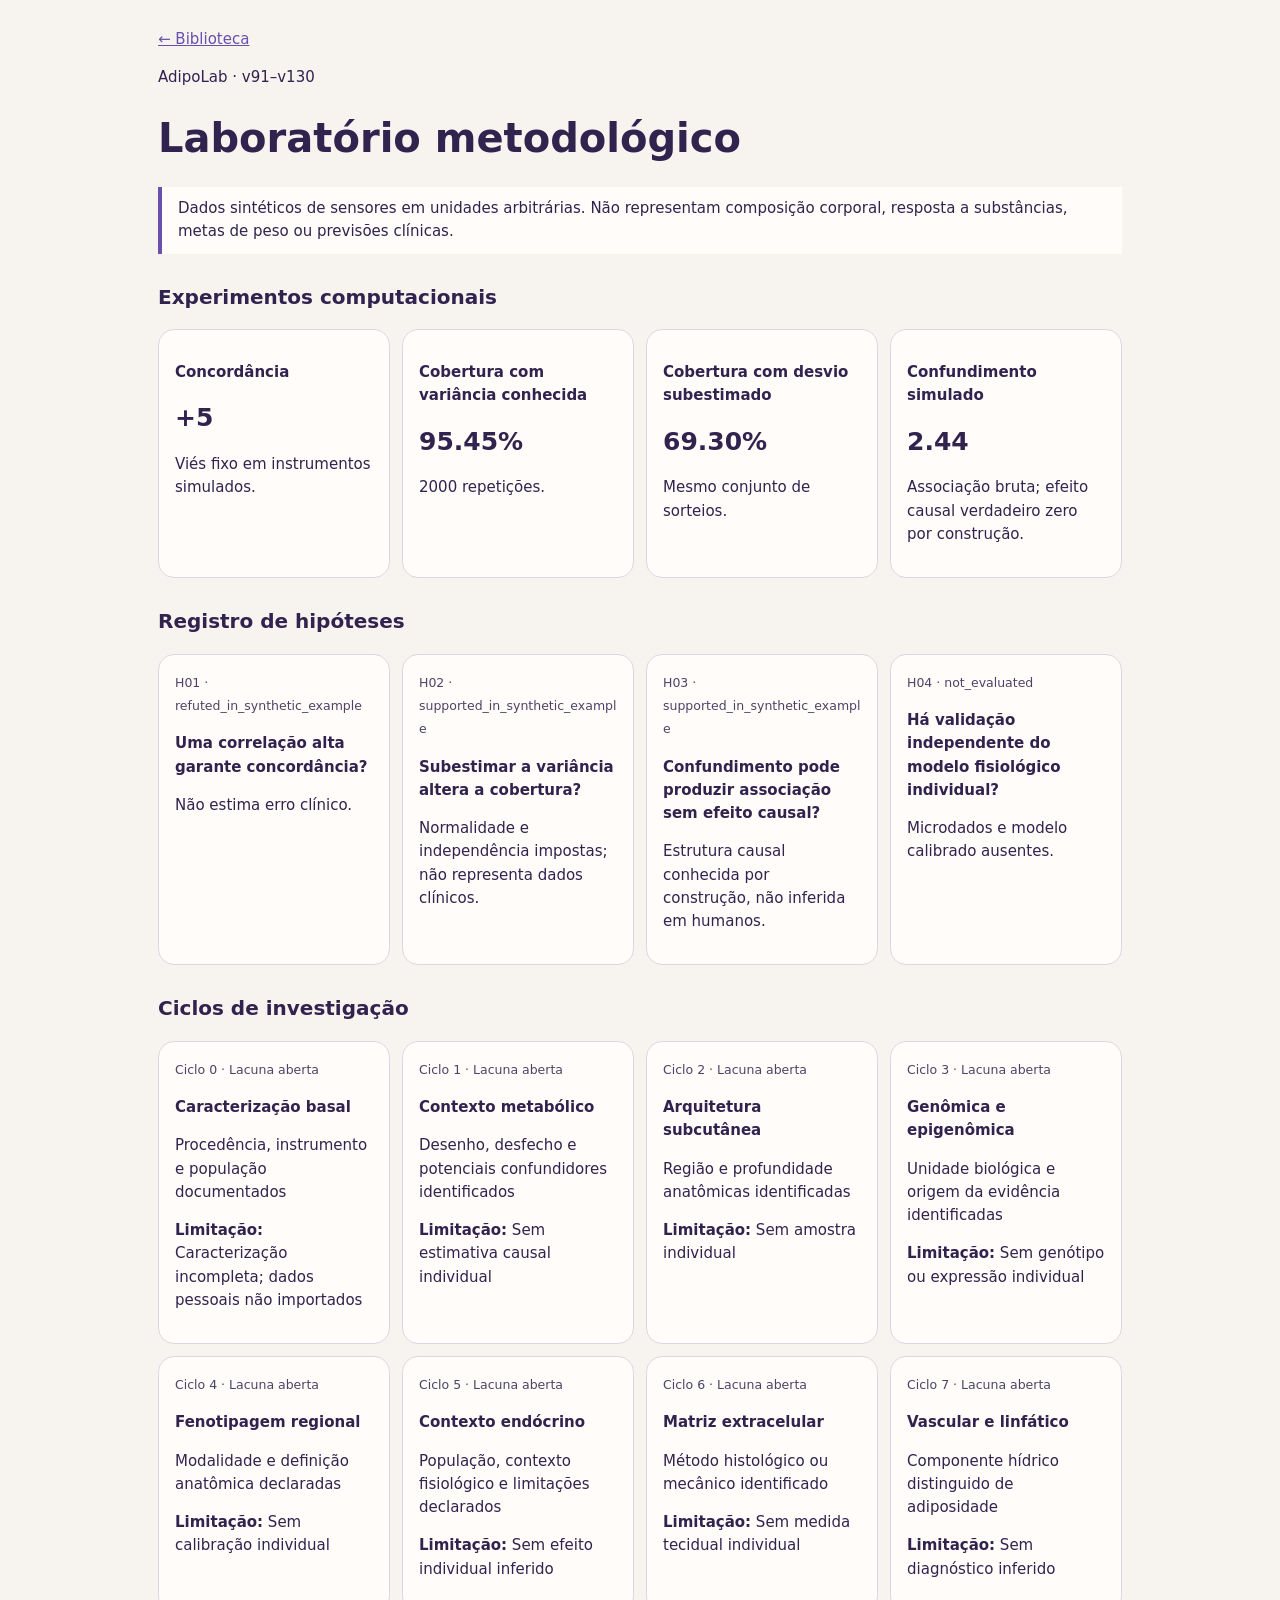
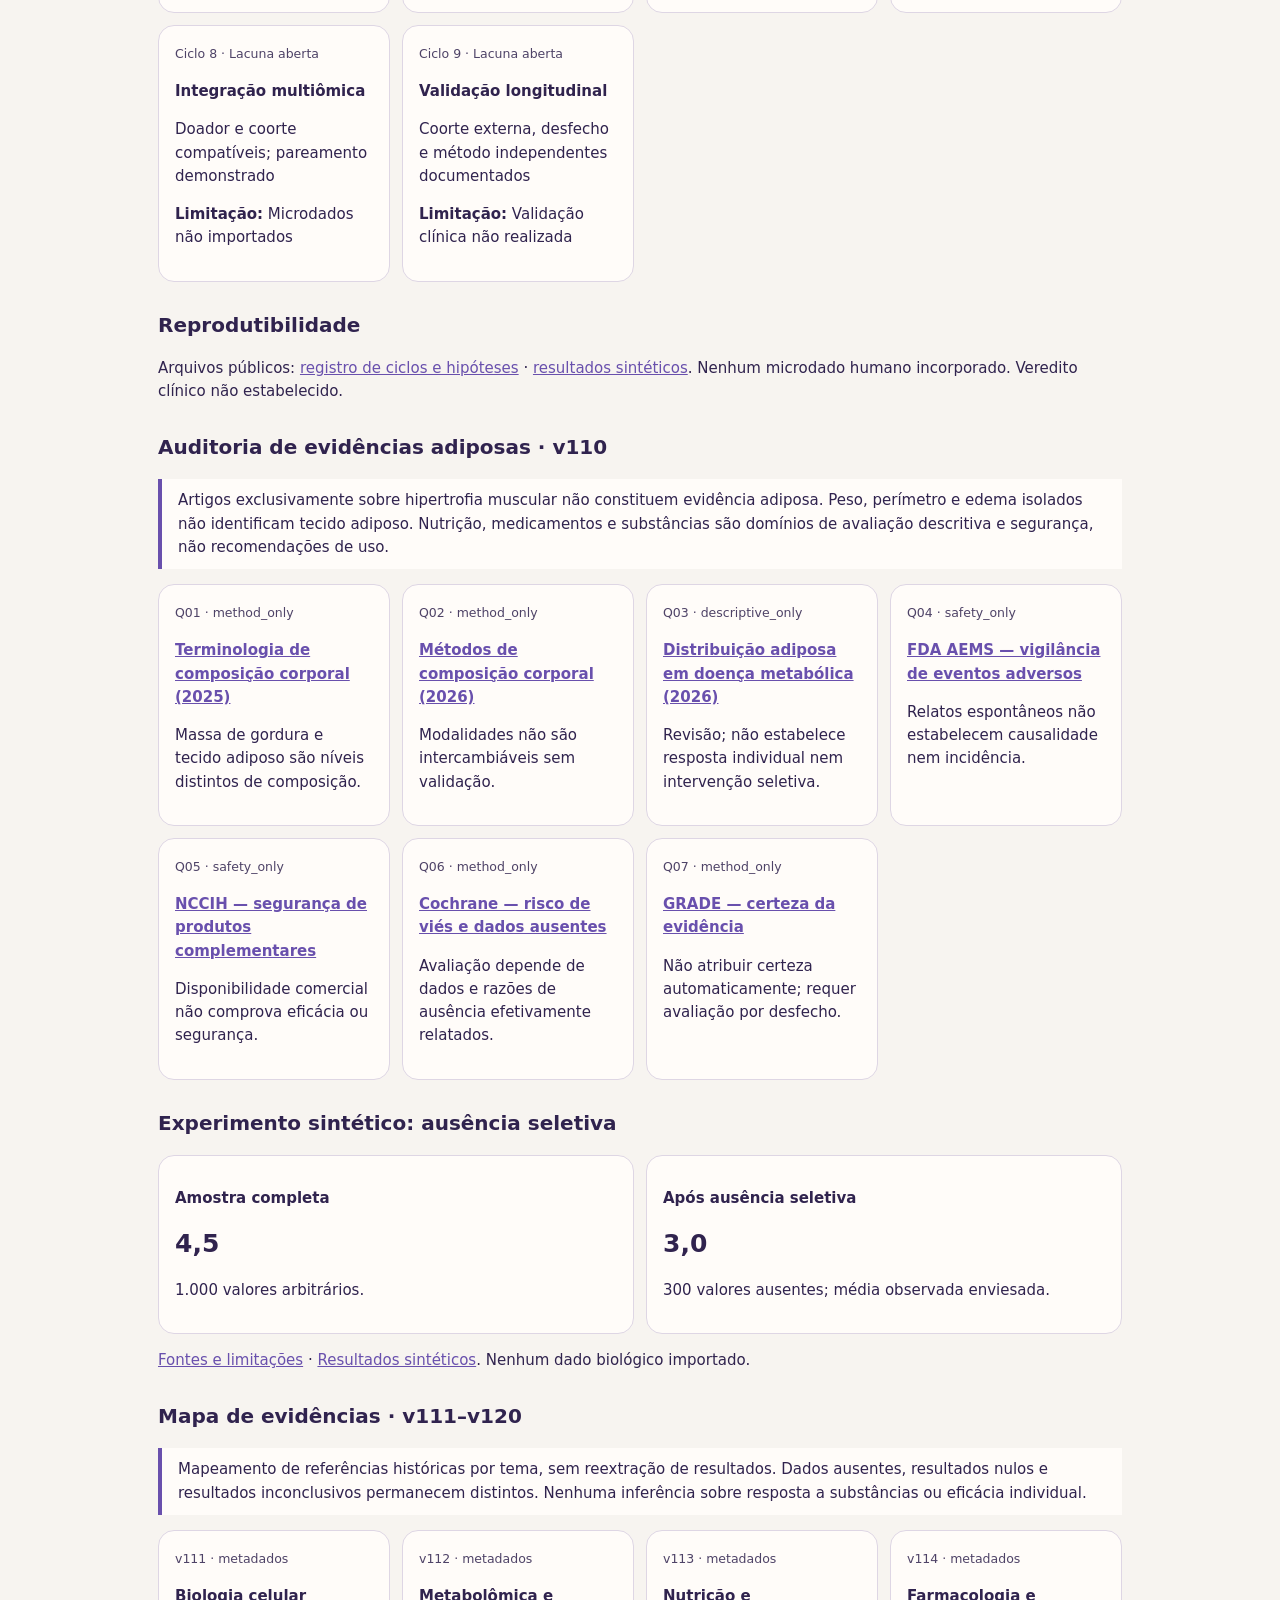
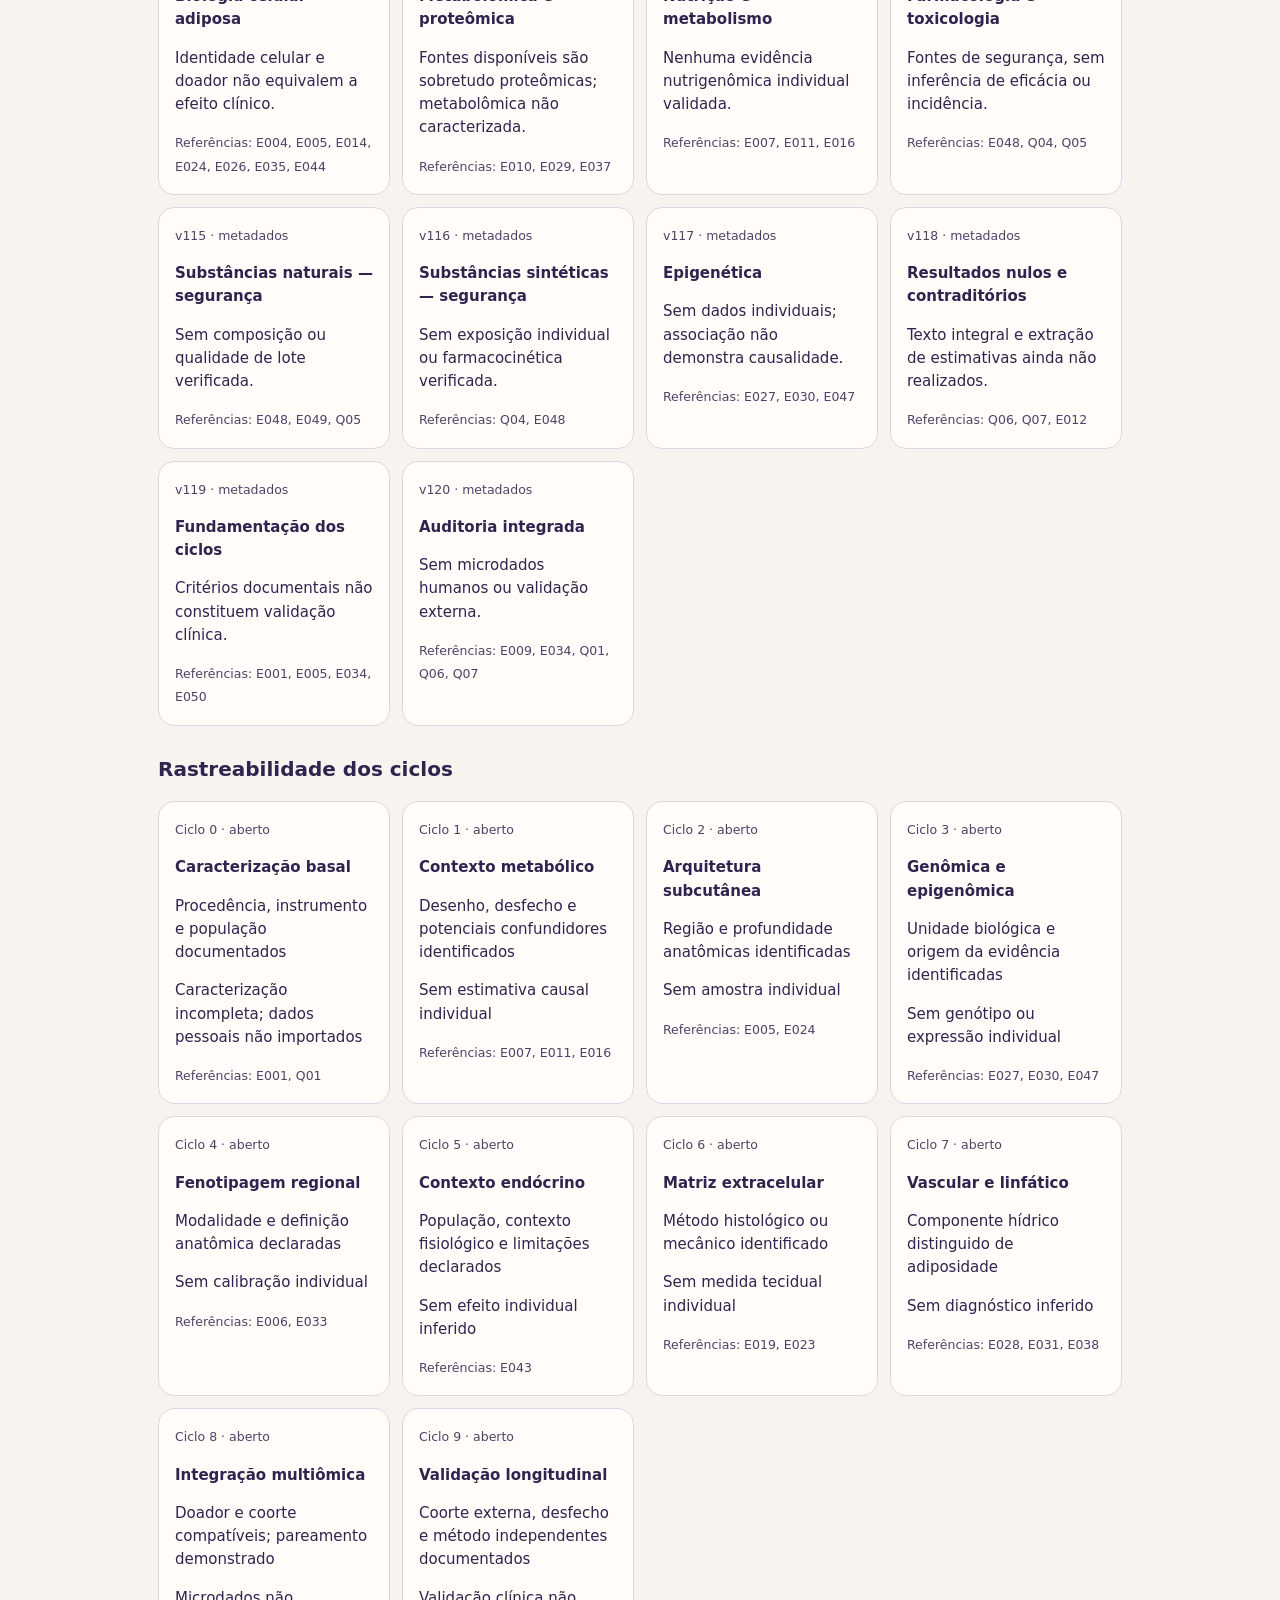
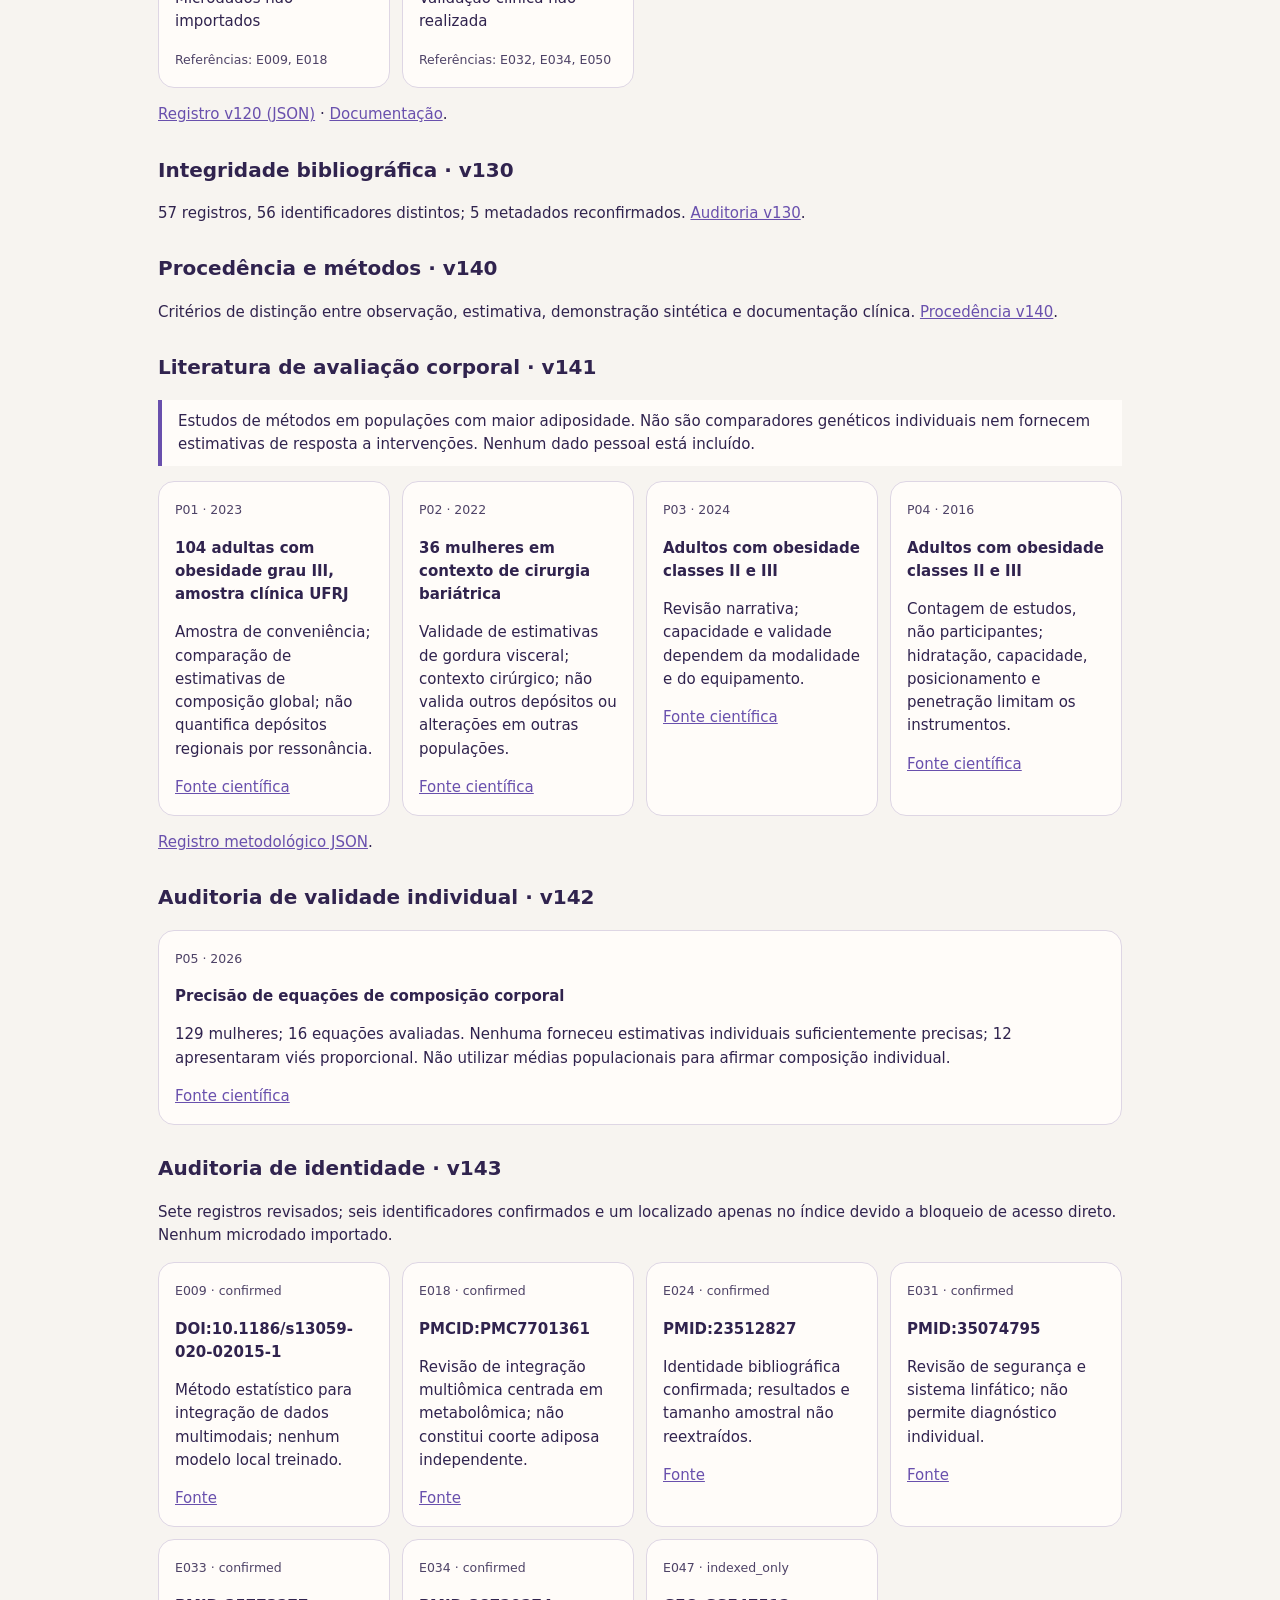
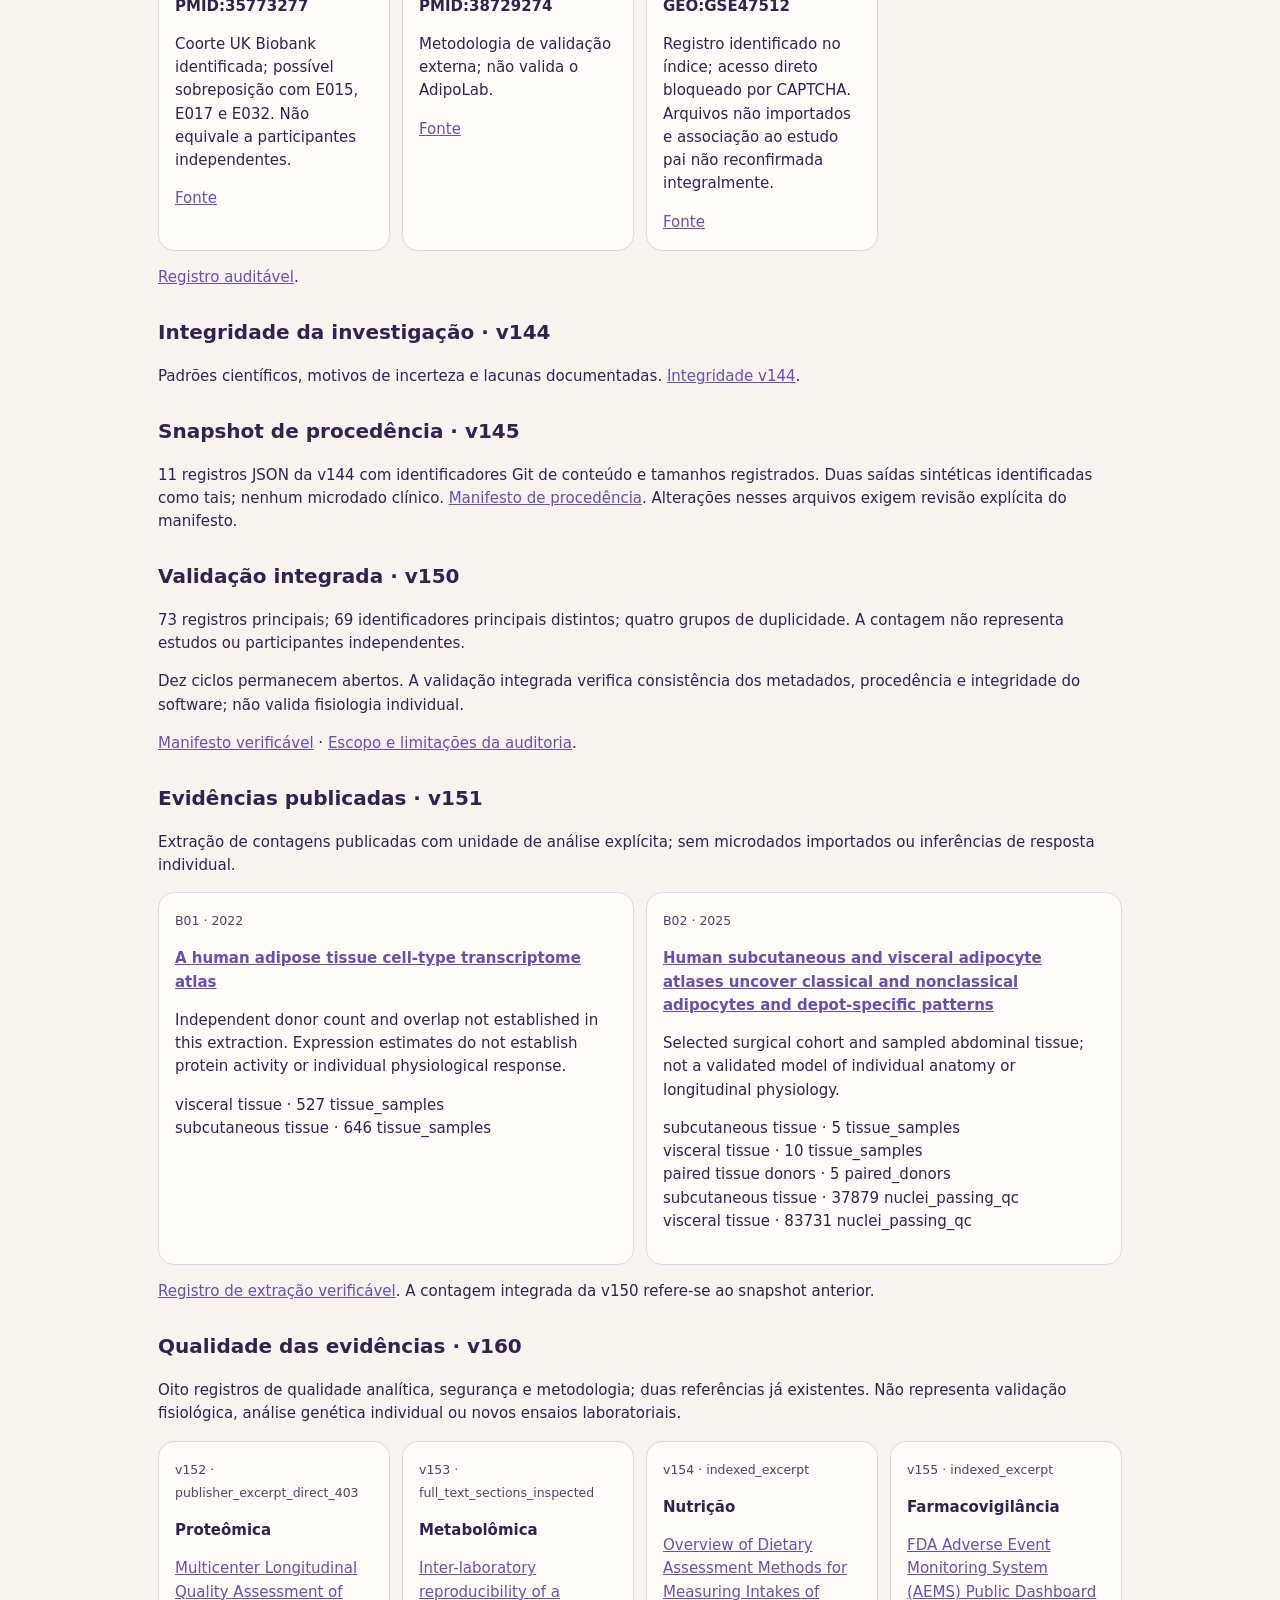
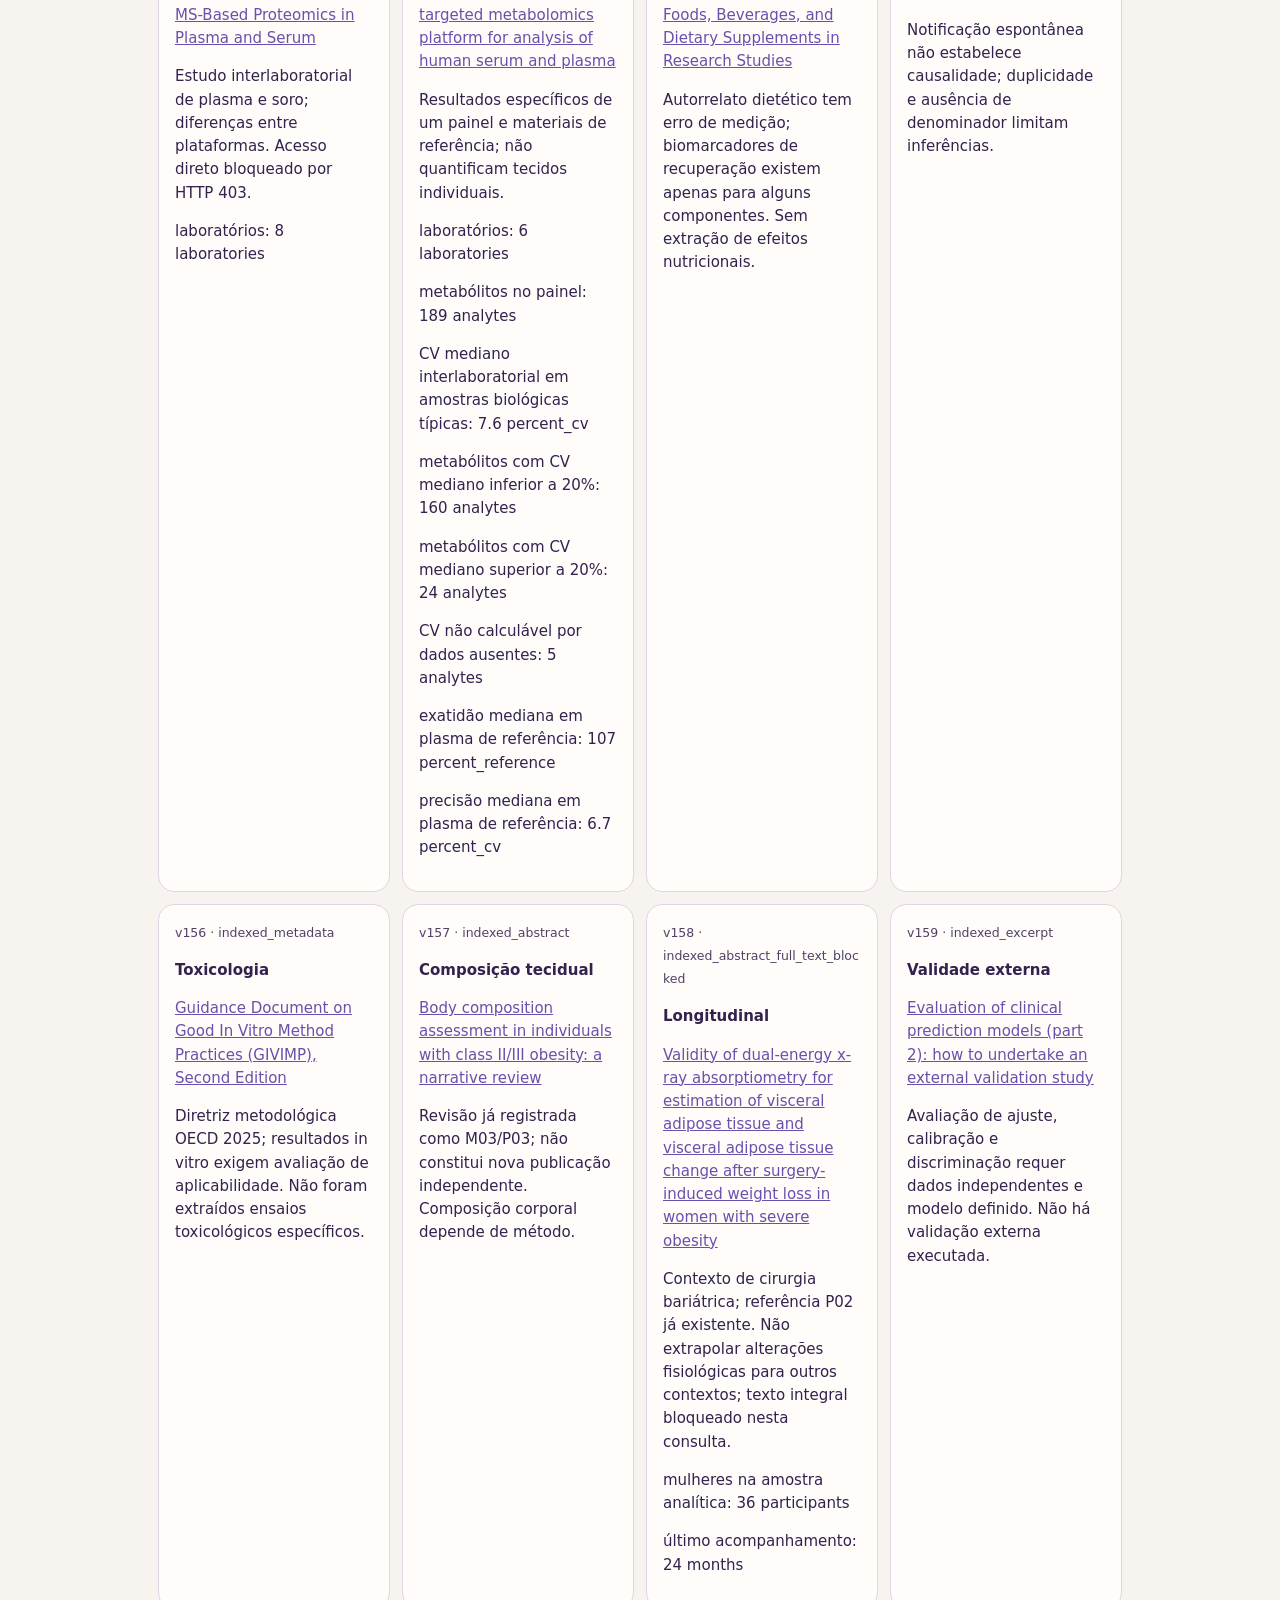
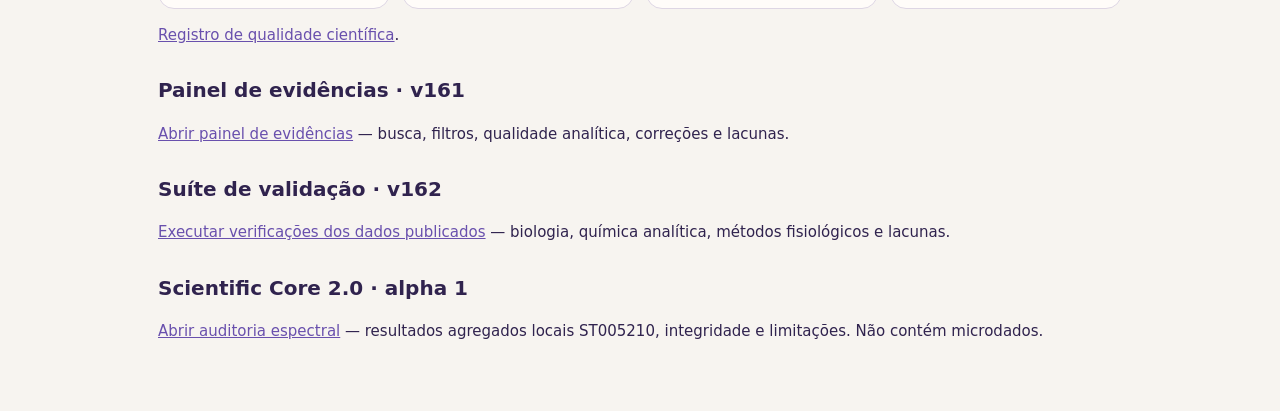
<file: research-v75/lab.html>
<!doctype html><html lang="pt-BR"><head><meta charset="utf-8"><meta name="viewport" content="width=device-width,initial-scale=1"><meta name="robots" content="noindex,nofollow"><meta name="referrer" content="no-referrer"><title>AdipoLab · Laboratório metodológico v130</title><style>:root{color-scheme:light dark;--bg:#f7f4f0;--fg:#30234e;--surface:#fffcf9;--line:#ded6e4;--accent:#6950ad}*{box-sizing:border-box}body{margin:0;background:var(--bg);color:var(--fg);font:15px/1.55 system-ui,sans-serif}main{max-width:1000px;margin:auto;padding:28px 18px 52px}h1{font-size:clamp(25px,5vw,40px);line-height:1.1}h2{font-size:20px;margin-top:28px}h3{font-size:15px}a{color:var(--accent)}.grid{display:grid;grid-template-columns:repeat(auto-fit,minmax(230px,1fr));gap:12px}.card{background:var(--surface);border:1px solid var(--line);border-radius:16px;padding:16px}.number{font-size:25px;font-weight:750;font-variant-numeric:tabular-nums}small{opacity:.85}.note{border-left:4px solid var(--accent);padding:10px 16px;background:var(--surface)}@media(prefers-color-scheme:dark){:root{--bg:#14131b;--fg:#f9f3ff;--surface:#201e2b;--line:#484054;--accent:#cebaff}}.grid{grid-template-columns:repeat(auto-fit,minmax(min(230px,100%),1fr))}.card{min-width:0;overflow-wrap:anywhere}</style></head><body><main><nav><a href="./">← Biblioteca</a></nav><p>AdipoLab · v91–v130</p><h1>Laboratório metodológico</h1><p class="note">Dados sintéticos de sensores em unidades arbitrárias. Não representam composição corporal, resposta a substâncias, metas de peso ou previsões clínicas.</p><h2>Experimentos computacionais</h2><div class="grid"><article class="card"><h3>Concordância</h3><div class="number">+5</div><p>Viés fixo em instrumentos simulados.</p></article><article class="card"><h3>Cobertura com variância conhecida</h3><div class="number">95.45%</div><p>2000 repetições.</p></article><article class="card"><h3>Cobertura com desvio subestimado</h3><div class="number">69.30%</div><p>Mesmo conjunto de sorteios.</p></article><article class="card"><h3>Confundimento simulado</h3><div class="number">2.44</div><p>Associação bruta; efeito causal verdadeiro zero por construção.</p></article></div><h2>Registro de hipóteses</h2><div class="grid"><article class="card"><small>H01 · refuted_in_synthetic_example</small><h3>Uma correlação alta garante concordância?</h3><p>Não estima erro clínico.</p></article><article class="card"><small>H02 · supported_in_synthetic_example</small><h3>Subestimar a variância altera a cobertura?</h3><p>Normalidade e independência impostas; não representa dados clínicos.</p></article><article class="card"><small>H03 · supported_in_synthetic_example</small><h3>Confundimento pode produzir associação sem efeito causal?</h3><p>Estrutura causal conhecida por construção, não inferida em humanos.</p></article><article class="card"><small>H04 · not_evaluated</small><h3>Há validação independente do modelo fisiológico individual?</h3><p>Microdados e modelo calibrado ausentes.</p></article></div><h2>Ciclos de investigação</h2><div class="grid"><article class="card"><small>Ciclo 0 · Lacuna aberta</small><h3>Caracterização basal</h3><p>Procedência, instrumento e população documentados</p><p><strong>Limitação:</strong> Caracterização incompleta; dados pessoais não importados</p></article><article class="card"><small>Ciclo 1 · Lacuna aberta</small><h3>Contexto metabólico</h3><p>Desenho, desfecho e potenciais confundidores identificados</p><p><strong>Limitação:</strong> Sem estimativa causal individual</p></article><article class="card"><small>Ciclo 2 · Lacuna aberta</small><h3>Arquitetura subcutânea</h3><p>Região e profundidade anatômicas identificadas</p><p><strong>Limitação:</strong> Sem amostra individual</p></article><article class="card"><small>Ciclo 3 · Lacuna aberta</small><h3>Genômica e epigenômica</h3><p>Unidade biológica e origem da evidência identificadas</p><p><strong>Limitação:</strong> Sem genótipo ou expressão individual</p></article><article class="card"><small>Ciclo 4 · Lacuna aberta</small><h3>Fenotipagem regional</h3><p>Modalidade e definição anatômica declaradas</p><p><strong>Limitação:</strong> Sem calibração individual</p></article><article class="card"><small>Ciclo 5 · Lacuna aberta</small><h3>Contexto endócrino</h3><p>População, contexto fisiológico e limitações declarados</p><p><strong>Limitação:</strong> Sem efeito individual inferido</p></article><article class="card"><small>Ciclo 6 · Lacuna aberta</small><h3>Matriz extracelular</h3><p>Método histológico ou mecânico identificado</p><p><strong>Limitação:</strong> Sem medida tecidual individual</p></article><article class="card"><small>Ciclo 7 · Lacuna aberta</small><h3>Vascular e linfático</h3><p>Componente hídrico distinguido de adiposidade</p><p><strong>Limitação:</strong> Sem diagnóstico inferido</p></article><article class="card"><small>Ciclo 8 · Lacuna aberta</small><h3>Integração multiômica</h3><p>Doador e coorte compatíveis; pareamento demonstrado</p><p><strong>Limitação:</strong> Microdados não importados</p></article><article class="card"><small>Ciclo 9 · Lacuna aberta</small><h3>Validação longitudinal</h3><p>Coorte externa, desfecho e método independentes documentados</p><p><strong>Limitação:</strong> Validação clínica não realizada</p></article></div><h2>Reprodutibilidade</h2><p>Arquivos públicos: <a href="./cycles.json">registro de ciclos e hipóteses</a> · <a href="./synthetic-results.json">resultados sintéticos</a>. Nenhum microdado humano incorporado. Veredito clínico não estabelecido.</p><h2>Auditoria de evidências adiposas · v110</h2><p class="note">Artigos exclusivamente sobre hipertrofia muscular não constituem evidência adiposa. Peso, perímetro e edema isolados não identificam tecido adiposo. Nutrição, medicamentos e substâncias são domínios de avaliação descritiva e segurança, não recomendações de uso.</p><div class="grid"><article class="card"><small>Q01 · method_only</small><h3><a href="https://pubmed.ncbi.nlm.nih.gov/40754386/" rel="noopener noreferrer">Terminologia de composição corporal (2025)</a></h3><p>Massa de gordura e tecido adiposo são níveis distintos de composição.</p></article><article class="card"><small>Q02 · method_only</small><h3><a href="https://pubmed.ncbi.nlm.nih.gov/41864542/" rel="noopener noreferrer">Métodos de composição corporal (2026)</a></h3><p>Modalidades não são intercambiáveis sem validação.</p></article><article class="card"><small>Q03 · descriptive_only</small><h3><a href="https://www.frontiersin.org/journals/endocrinology/articles/10.3389/fendo.2026.1822659/full" rel="noopener noreferrer">Distribuição adiposa em doença metabólica (2026)</a></h3><p>Revisão; não estabelece resposta individual nem intervenção seletiva.</p></article><article class="card"><small>Q04 · safety_only</small><h3><a href="https://www.fda.gov/drugs/fda-adverse-event-monitoring-system-aems/fda-adverse-event-monitoring-system-aems-public-dashboard" rel="noopener noreferrer">FDA AEMS — vigilância de eventos adversos</a></h3><p>Relatos espontâneos não estabelecem causalidade nem incidência.</p></article><article class="card"><small>Q05 · safety_only</small><h3><a href="https://www.nccih.nih.gov/health/safety" rel="noopener noreferrer">NCCIH — segurança de produtos complementares</a></h3><p>Disponibilidade comercial não comprova eficácia ou segurança.</p></article><article class="card"><small>Q06 · method_only</small><h3><a href="https://www.cochrane.org/authors/handbooks-and-manuals/handbook/current/chapter-08" rel="noopener noreferrer">Cochrane — risco de viés e dados ausentes</a></h3><p>Avaliação depende de dados e razões de ausência efetivamente relatados.</p></article><article class="card"><small>Q07 · method_only</small><h3><a href="https://book.gradepro.org/guideline/principles-for-assessing-the-certainty-of-interventions" rel="noopener noreferrer">GRADE — certeza da evidência</a></h3><p>Não atribuir certeza automaticamente; requer avaliação por desfecho.</p></article></div><h2>Experimento sintético: ausência seletiva</h2><div class="grid"><article class="card"><h3>Amostra completa</h3><div class="number">4,5</div><p>1.000 valores arbitrários.</p></article><article class="card"><h3>Após ausência seletiva</h3><div class="number">3,0</div><p>300 valores ausentes; média observada enviesada.</p></article></div><p><a href="./quality-sources.json">Fontes e limitações</a> · <a href="./quality-results.json">Resultados sintéticos</a>. Nenhum dado biológico importado.</p><h2>Mapa de evidências · v111–v120</h2><p class="note">Mapeamento de referências históricas por tema, sem reextração de resultados. Dados ausentes, resultados nulos e resultados inconclusivos permanecem distintos. Nenhuma inferência sobre resposta a substâncias ou eficácia individual.</p><div class="grid"><article class="card" data-review-version="111"><small>v111 · metadados</small><h3>Biologia celular adiposa</h3><p>Identidade celular e doador não equivalem a efeito clínico.</p><small>Referências: E004, E005, E014, E024, E026, E035, E044</small></article><article class="card" data-review-version="112"><small>v112 · metadados</small><h3>Metabolômica e proteômica</h3><p>Fontes disponíveis são sobretudo proteômicas; metabolômica não caracterizada.</p><small>Referências: E010, E029, E037</small></article><article class="card" data-review-version="113"><small>v113 · metadados</small><h3>Nutrição e metabolismo</h3><p>Nenhuma evidência nutrigenômica individual validada.</p><small>Referências: E007, E011, E016</small></article><article class="card" data-review-version="114"><small>v114 · metadados</small><h3>Farmacologia e toxicologia</h3><p>Fontes de segurança, sem inferência de eficácia ou incidência.</p><small>Referências: E048, Q04, Q05</small></article><article class="card" data-review-version="115"><small>v115 · metadados</small><h3>Substâncias naturais — segurança</h3><p>Sem composição ou qualidade de lote verificada.</p><small>Referências: E048, E049, Q05</small></article><article class="card" data-review-version="116"><small>v116 · metadados</small><h3>Substâncias sintéticas — segurança</h3><p>Sem exposição individual ou farmacocinética verificada.</p><small>Referências: Q04, E048</small></article><article class="card" data-review-version="117"><small>v117 · metadados</small><h3>Epigenética</h3><p>Sem dados individuais; associação não demonstra causalidade.</p><small>Referências: E027, E030, E047</small></article><article class="card" data-review-version="118"><small>v118 · metadados</small><h3>Resultados nulos e contraditórios</h3><p>Texto integral e extração de estimativas ainda não realizados.</p><small>Referências: Q06, Q07, E012</small></article><article class="card" data-review-version="119"><small>v119 · metadados</small><h3>Fundamentação dos ciclos</h3><p>Critérios documentais não constituem validação clínica.</p><small>Referências: E001, E005, E034, E050</small></article><article class="card" data-review-version="120"><small>v120 · metadados</small><h3>Auditoria integrada</h3><p>Sem microdados humanos ou validação externa.</p><small>Referências: E009, E034, Q01, Q06, Q07</small></article></div><h2>Rastreabilidade dos ciclos</h2><div class="grid"><article class="card" data-cycle-review="0"><small>Ciclo 0 · aberto</small><h3>Caracterização basal</h3><p>Procedência, instrumento e população documentados</p><p>Caracterização incompleta; dados pessoais não importados</p><small>Referências: E001, Q01</small></article><article class="card" data-cycle-review="1"><small>Ciclo 1 · aberto</small><h3>Contexto metabólico</h3><p>Desenho, desfecho e potenciais confundidores identificados</p><p>Sem estimativa causal individual</p><small>Referências: E007, E011, E016</small></article><article class="card" data-cycle-review="2"><small>Ciclo 2 · aberto</small><h3>Arquitetura subcutânea</h3><p>Região e profundidade anatômicas identificadas</p><p>Sem amostra individual</p><small>Referências: E005, E024</small></article><article class="card" data-cycle-review="3"><small>Ciclo 3 · aberto</small><h3>Genômica e epigenômica</h3><p>Unidade biológica e origem da evidência identificadas</p><p>Sem genótipo ou expressão individual</p><small>Referências: E027, E030, E047</small></article><article class="card" data-cycle-review="4"><small>Ciclo 4 · aberto</small><h3>Fenotipagem regional</h3><p>Modalidade e definição anatômica declaradas</p><p>Sem calibração individual</p><small>Referências: E006, E033</small></article><article class="card" data-cycle-review="5"><small>Ciclo 5 · aberto</small><h3>Contexto endócrino</h3><p>População, contexto fisiológico e limitações declarados</p><p>Sem efeito individual inferido</p><small>Referências: E043</small></article><article class="card" data-cycle-review="6"><small>Ciclo 6 · aberto</small><h3>Matriz extracelular</h3><p>Método histológico ou mecânico identificado</p><p>Sem medida tecidual individual</p><small>Referências: E019, E023</small></article><article class="card" data-cycle-review="7"><small>Ciclo 7 · aberto</small><h3>Vascular e linfático</h3><p>Componente hídrico distinguido de adiposidade</p><p>Sem diagnóstico inferido</p><small>Referências: E028, E031, E038</small></article><article class="card" data-cycle-review="8"><small>Ciclo 8 · aberto</small><h3>Integração multiômica</h3><p>Doador e coorte compatíveis; pareamento demonstrado</p><p>Microdados não importados</p><small>Referências: E009, E018</small></article><article class="card" data-cycle-review="9"><small>Ciclo 9 · aberto</small><h3>Validação longitudinal</h3><p>Coorte externa, desfecho e método independentes documentados</p><p>Validação clínica não realizada</p><small>Referências: E032, E034, E050</small></article></div><p><a href="./review-registry.json">Registro v120 (JSON)</a> · <a href="./REVIEW.md">Documentação</a>.</p><h2>Integridade bibliográfica · v130</h2><p>57 registros, 56 identificadores distintos; 5 metadados reconfirmados. <a href="./integrity.html">Auditoria v130</a>.</p><h2>Procedência e métodos · v140</h2><p>Critérios de distinção entre observação, estimativa, demonstração sintética e documentação clínica. <a href="./provenance.html">Procedência v140</a>.</p><h2>Literatura de avaliação corporal · v141</h2><p class="note">Estudos de métodos em populações com maior adiposidade. Não são comparadores genéticos individuais nem fornecem estimativas de resposta a intervenções. Nenhum dado pessoal está incluído.</p><div class="grid"><article class="card"><small>P01 · 2023</small><h3>104 adultas com obesidade grau III, amostra clínica UFRJ</h3><p>Amostra de conveniência; comparação de estimativas de composição global; não quantifica depósitos regionais por ressonância.</p><a href="https://pubmed.ncbi.nlm.nih.gov/40099116/" rel="noopener noreferrer">Fonte científica</a></article><article class="card"><small>P02 · 2022</small><h3>36 mulheres em contexto de cirurgia bariátrica</h3><p>Validade de estimativas de gordura visceral; contexto cirúrgico; não valida outros depósitos ou alterações em outras populações.</p><a href="https://doi.org/10.1002/oby.23415" rel="noopener noreferrer">Fonte científica</a></article><article class="card"><small>P03 · 2024</small><h3>Adultos com obesidade classes II e III</h3><p>Revisão narrativa; capacidade e validade dependem da modalidade e do equipamento.</p><a href="https://pubmed.ncbi.nlm.nih.gov/39438968/" rel="noopener noreferrer">Fonte científica</a></article><article class="card"><small>P04 · 2016</small><h3>Adultos com obesidade classes II e III</h3><p>Contagem de estudos, não participantes; hidratação, capacidade, posicionamento e penetração limitam os instrumentos.</p><a href="https://pubmed.ncbi.nlm.nih.gov/27591783/" rel="noopener noreferrer">Fonte científica</a></article></div><p><a href="./population-methods.json">Registro metodológico JSON</a>.</p><h2>Auditoria de validade individual · v142</h2><article class="card"><small>P05 · 2026</small><h3>Precisão de equações de composição corporal</h3><p>129 mulheres; 16 equações avaliadas. Nenhuma forneceu estimativas individuais suficientemente precisas; 12 apresentaram viés proporcional. Não utilizar médias populacionais para afirmar composição individual.</p><a href="https://pubmed.ncbi.nlm.nih.gov/41495320/" rel="noopener noreferrer">Fonte científica</a></article><h2>Auditoria de identidade · v143</h2><p>Sete registros revisados; seis identificadores confirmados e um localizado apenas no índice devido a bloqueio de acesso direto. Nenhum microdado importado.</p><div class="grid"><article class="card"><small>E009 · confirmed</small><h3>DOI:10.1186/s13059-020-02015-1</h3><p>Método estatístico para integração de dados multimodais; nenhum modelo local treinado.</p><a href="https://doi.org/10.1186/s13059-020-02015-1" rel="noopener noreferrer">Fonte</a></article><article class="card"><small>E018 · confirmed</small><h3>PMCID:PMC7701361</h3><p>Revisão de integração multiômica centrada em metabolômica; não constitui coorte adiposa independente.</p><a href="https://pmc.ncbi.nlm.nih.gov/articles/PMC7701361/" rel="noopener noreferrer">Fonte</a></article><article class="card"><small>E024 · confirmed</small><h3>PMID:23512827</h3><p>Identidade bibliográfica confirmada; resultados e tamanho amostral não reextraídos.</p><a href="https://pubmed.ncbi.nlm.nih.gov/23512827/" rel="noopener noreferrer">Fonte</a></article><article class="card"><small>E031 · confirmed</small><h3>PMID:35074795</h3><p>Revisão de segurança e sistema linfático; não permite diagnóstico individual.</p><a href="https://pubmed.ncbi.nlm.nih.gov/35074795/" rel="noopener noreferrer">Fonte</a></article><article class="card"><small>E033 · confirmed</small><h3>PMID:35773277</h3><p>Coorte UK Biobank identificada; possível sobreposição com E015, E017 e E032. Não equivale a participantes independentes.</p><a href="https://pubmed.ncbi.nlm.nih.gov/35773277/" rel="noopener noreferrer">Fonte</a></article><article class="card"><small>E034 · confirmed</small><h3>PMID:38729274</h3><p>Metodologia de validação externa; não valida o AdipoLab.</p><a href="https://pubmed.ncbi.nlm.nih.gov/38729274/" rel="noopener noreferrer">Fonte</a></article><article class="card"><small>E047 · indexed_only</small><h3>GEO:GSE47512</h3><p>Registro identificado no índice; acesso direto bloqueado por CAPTCHA. Arquivos não importados e associação ao estudo pai não reconfirmada integralmente.</p><a href="https://www.ncbi.nlm.nih.gov/geo/query/acc.cgi?acc=GSE47512" rel="noopener noreferrer">Fonte</a></article></div><p><a href="./bibliographic-audit.json">Registro auditável</a>.</p><h2>Integridade da investigação · v144</h2><p>Padrões científicos, motivos de incerteza e lacunas documentadas. <a href="./research-integrity.html">Integridade v144</a>.</p><h2>Snapshot de procedência · v145</h2><p>11 registros JSON da v144 com identificadores Git de conteúdo e tamanhos registrados. Duas saídas sintéticas identificadas como tais; nenhum microdado clínico. <a href="./snapshot-v144.json">Manifesto de procedência</a>. Alterações nesses arquivos exigem revisão explícita do manifesto.</p><h2 id="integrated-audit">Validação integrada · v150</h2><p data-integrated-audit="summary">73 registros principais; 69 identificadores principais distintos; quatro grupos de duplicidade. A contagem não representa estudos ou participantes independentes.</p><p>Dez ciclos permanecem abertos. A validação integrada verifica consistência dos metadados, procedência e integridade do software; não valida fisiologia individual.</p><p><a href="./snapshot-v144.json">Manifesto verificável</a> · <a href="./INTEGRATED-AUDIT.md">Escopo e limitações da auditoria</a>.</p><h2>Evidências publicadas · v151</h2><p>Extração de contagens publicadas com unidade de análise explícita; sem microdados importados ou inferências de resposta individual.</p><div class="grid"><article class="card" data-published-evidence="B01"><small>B01 · 2022</small><h3><a href="https://pubmed.ncbi.nlm.nih.gov/35830816/" rel="noopener noreferrer">A human adipose tissue cell-type transcriptome atlas</a></h3><p>Independent donor count and overlap not established in this extraction. Expression estimates do not establish protein activity or individual physiological response.</p><p>visceral tissue · 527 tissue_samples<br>subcutaneous tissue · 646 tissue_samples</p></article><article class="card" data-published-evidence="B02"><small>B02 · 2025</small><h3><a href="https://pmc.ncbi.nlm.nih.gov/articles/PMC11821520/" rel="noopener noreferrer">Human subcutaneous and visceral adipocyte atlases uncover classical and nonclassical adipocytes and depot-specific patterns</a></h3><p>Selected surgical cohort and sampled abdominal tissue; not a validated model of individual anatomy or longitudinal physiology.</p><p>subcutaneous tissue · 5 tissue_samples<br>visceral tissue · 10 tissue_samples<br>paired tissue donors · 5 paired_donors<br>subcutaneous tissue · 37879 nuclei_passing_qc<br>visceral tissue · 83731 nuclei_passing_qc</p></article></div><p><a href="./published-evidence.json">Registro de extração verificável</a>. A contagem integrada da v150 refere-se ao snapshot anterior.</p><h2>Qualidade das evidências · v160</h2><p>Oito registros de qualidade analítica, segurança e metodologia; duas referências já existentes. Não representa validação fisiológica, análise genética individual ou novos ensaios laboratoriais.</p><div class="grid"><article class="card" data-evidence-quality="152"><small>v152 · publisher_excerpt_direct_403</small><h3>Proteômica</h3><p><a href="https://pubs.acs.org/doi/10.1021/acs.jproteome.4c00644" rel="noopener noreferrer">Multicenter Longitudinal Quality Assessment of MS-Based Proteomics in Plasma and Serum</a></p><p>Estudo interlaboratorial de plasma e soro; diferenças entre plataformas. Acesso direto bloqueado por HTTP 403.</p><p>laboratórios: 8 laboratories</p></article><article class="card" data-evidence-quality="153"><small>v153 · full_text_sections_inspected</small><h3>Metabolômica</h3><p><a href="https://pmc.ncbi.nlm.nih.gov/articles/PMC6317696/" rel="noopener noreferrer">Inter-laboratory reproducibility of a targeted metabolomics platform for analysis of human serum and plasma</a></p><p>Resultados específicos de um painel e materiais de referência; não quantificam tecidos individuais.</p><p>laboratórios: 6 laboratories</p><p>metabólitos no painel: 189 analytes</p><p>CV mediano interlaboratorial em amostras biológicas típicas: 7.6 percent_cv</p><p>metabólitos com CV mediano inferior a 20%: 160 analytes</p><p>metabólitos com CV mediano superior a 20%: 24 analytes</p><p>CV não calculável por dados ausentes: 5 analytes</p><p>exatidão mediana em plasma de referência: 107 percent_reference</p><p>precisão mediana em plasma de referência: 6.7 percent_cv</p></article><article class="card" data-evidence-quality="154"><small>v154 · indexed_excerpt</small><h3>Nutrição</h3><p><a href="https://pmc.ncbi.nlm.nih.gov/articles/PMC8338737/" rel="noopener noreferrer">Overview of Dietary Assessment Methods for Measuring Intakes of Foods, Beverages, and Dietary Supplements in Research Studies</a></p><p>Autorrelato dietético tem erro de medição; biomarcadores de recuperação existem apenas para alguns componentes. Sem extração de efeitos nutricionais.</p></article><article class="card" data-evidence-quality="155"><small>v155 · indexed_excerpt</small><h3>Farmacovigilância</h3><p><a href="https://www.fda.gov/drugs/fdas-adverse-event-reporting-system-faers/fda-adverse-event-reporting-system-faers-public-dashboard" rel="noopener noreferrer">FDA Adverse Event Monitoring System (AEMS) Public Dashboard</a></p><p>Notificação espontânea não estabelece causalidade; duplicidade e ausência de denominador limitam inferências.</p></article><article class="card" data-evidence-quality="156"><small>v156 · indexed_metadata</small><h3>Toxicologia</h3><p><a href="https://doi.org/10.1787/5ba6777b-en" rel="noopener noreferrer">Guidance Document on Good In Vitro Method Practices (GIVIMP), Second Edition</a></p><p>Diretriz metodológica OECD 2025; resultados in vitro exigem avaliação de aplicabilidade. Não foram extraídos ensaios toxicológicos específicos.</p></article><article class="card" data-evidence-quality="157"><small>v157 · indexed_abstract</small><h3>Composição tecidual</h3><p><a href="https://pubmed.ncbi.nlm.nih.gov/39438968/" rel="noopener noreferrer">Body composition assessment in individuals with class II/III obesity: a narrative review</a></p><p>Revisão já registrada como M03/P03; não constitui nova publicação independente. Composição corporal depende de método.</p></article><article class="card" data-evidence-quality="158"><small>v158 · indexed_abstract_full_text_blocked</small><h3>Longitudinal</h3><p><a href="https://doi.org/10.1002/oby.23415" rel="noopener noreferrer">Validity of dual-energy x-ray absorptiometry for estimation of visceral adipose tissue and visceral adipose tissue change after surgery-induced weight loss in women with severe obesity</a></p><p>Contexto de cirurgia bariátrica; referência P02 já existente. Não extrapolar alterações fisiológicas para outros contextos; texto integral bloqueado nesta consulta.</p><p>mulheres na amostra analítica: 36 participants</p><p>último acompanhamento: 24 months</p></article><article class="card" data-evidence-quality="159"><small>v159 · indexed_excerpt</small><h3>Validade externa</h3><p><a href="https://www.bmj.com/content/384/bmj-2023-074820" rel="noopener noreferrer">Evaluation of clinical prediction models (part 2): how to undertake an external validation study</a></p><p>Avaliação de ajuste, calibração e discriminação requer dados independentes e modelo definido. Não há validação externa executada.</p></article></div><p><a href="./evidence-quality-v160.json">Registro de qualidade científica</a>.</p><h2>Painel de evidências · v161</h2><p><a href="./evidence-dashboard.html">Abrir painel de evidências</a> — busca, filtros, qualidade analítica, correções e lacunas.</p><h2>Suíte de validação · v162</h2><p><a href="./validation-suite.html">Executar verificações dos dados publicados</a> — biologia, química analítica, métodos fisiológicos e lacunas.</p><h2>Scientific Core 2.0 · alpha 1</h2><p><a href="./scientific-core.html">Abrir auditoria espectral</a> — resultados agregados locais ST005210, integridade e limitações. Não contém microdados.</p></main></body></html>
</file>
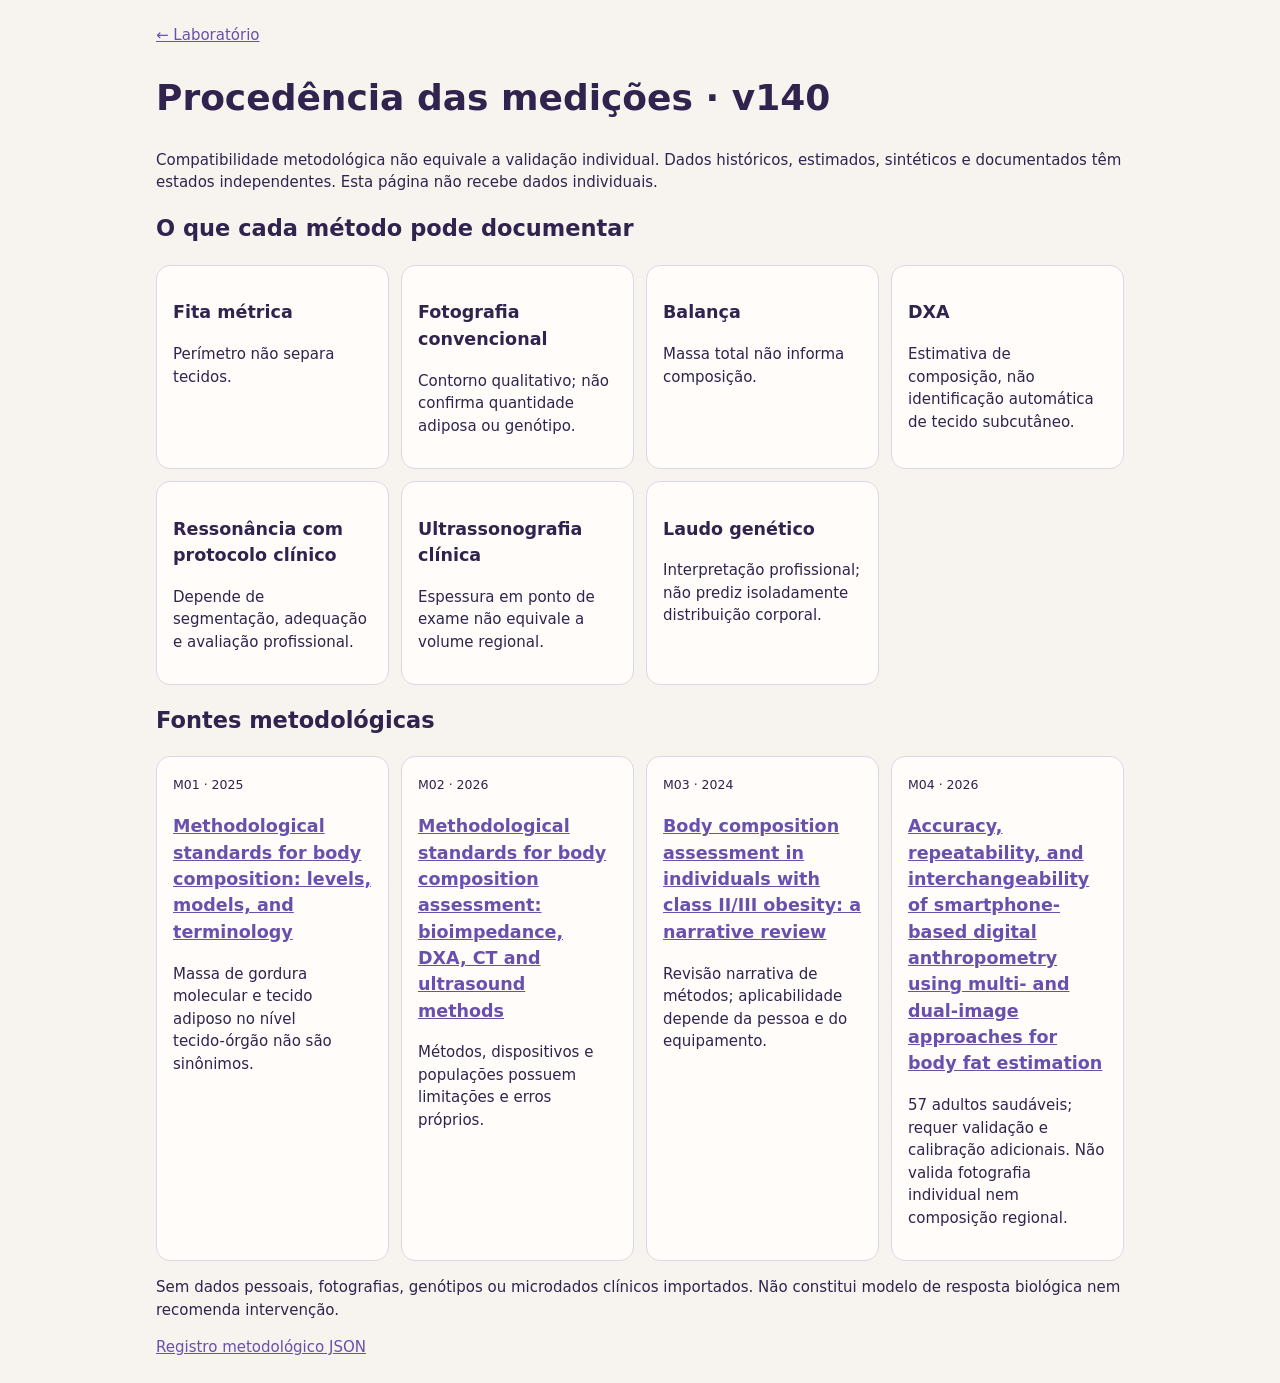
<file: research-v75/provenance.html>
<!doctype html><html lang="pt-BR"><head><meta charset="utf-8"><meta name="viewport" content="width=device-width,initial-scale=1"><meta name="robots" content="noindex,nofollow"><meta name="referrer" content="no-referrer"><title>AdipoLab — Procedência v140</title><style>:root{color-scheme:light dark;--bg:#f7f4f0;--fg:#30234e;--surface:#fffcf9;--line:#ded6e4;--accent:#6950ad}*{box-sizing:border-box}body{margin:0;background:var(--bg);color:var(--fg);font:15px/1.5 system-ui,sans-serif}main{max-width:1000px;margin:auto;padding:24px 16px}a{color:var(--accent)}.grid{display:grid;grid-template-columns:repeat(auto-fit,minmax(min(230px,100%),1fr));gap:12px}.card{border:1px solid var(--line);border-radius:14px;background:var(--surface);padding:16px;overflow-wrap:anywhere}h1{font-size:clamp(24px,5vw,36px)}@media(prefers-color-scheme:dark){:root{--bg:#14131b;--fg:#f9f3ff;--surface:#201e2b;--line:#484054;--accent:#cebaff}}</style></head><body><main><nav><a href="./lab.html">← Laboratório</a></nav><h1>Procedência das medições · v140</h1><p>Compatibilidade metodológica não equivale a validação individual. Dados históricos, estimados, sintéticos e documentados têm estados independentes. Esta página não recebe dados individuais.</p><h2>O que cada método pode documentar</h2><div class="grid"><article class="card" data-method="tape"><h3>Fita métrica</h3><p>Perímetro não separa tecidos.</p></article><article class="card" data-method="photo"><h3>Fotografia convencional</h3><p>Contorno qualitativo; não confirma quantidade adiposa ou genótipo.</p></article><article class="card" data-method="scale"><h3>Balança</h3><p>Massa total não informa composição.</p></article><article class="card" data-method="dxa"><h3>DXA</h3><p>Estimativa de composição, não identificação automática de tecido subcutâneo.</p></article><article class="card" data-method="clinical_mri"><h3>Ressonância com protocolo clínico</h3><p>Depende de segmentação, adequação e avaliação profissional.</p></article><article class="card" data-method="clinical_ultrasound"><h3>Ultrassonografia clínica</h3><p>Espessura em ponto de exame não equivale a volume regional.</p></article><article class="card" data-method="genetic_report"><h3>Laudo genético</h3><p>Interpretação profissional; não prediz isoladamente distribuição corporal.</p></article></div><h2>Fontes metodológicas</h2><div class="grid"><article class="card"><small>M01 · 2025</small><h3><a href="https://pubmed.ncbi.nlm.nih.gov/40754386/" rel="noopener noreferrer">Methodological standards for body composition: levels, models, and terminology</a></h3><p>Massa de gordura molecular e tecido adiposo no nível tecido-órgão não são sinônimos.</p></article><article class="card"><small>M02 · 2026</small><h3><a href="https://pubmed.ncbi.nlm.nih.gov/41864542/" rel="noopener noreferrer">Methodological standards for body composition assessment: bioimpedance, DXA, CT and ultrasound methods</a></h3><p>Métodos, dispositivos e populações possuem limitações e erros próprios.</p></article><article class="card"><small>M03 · 2024</small><h3><a href="https://pubmed.ncbi.nlm.nih.gov/39438968/" rel="noopener noreferrer">Body composition assessment in individuals with class II/III obesity: a narrative review</a></h3><p>Revisão narrativa de métodos; aplicabilidade depende da pessoa e do equipamento.</p></article><article class="card"><small>M04 · 2026</small><h3><a href="https://pubmed.ncbi.nlm.nih.gov/42303133/" rel="noopener noreferrer">Accuracy, repeatability, and interchangeability of smartphone-based digital anthropometry using multi- and dual-image approaches for body fat estimation</a></h3><p>57 adultos saudáveis; requer validação e calibração adicionais. Não valida fotografia individual nem composição regional.</p></article></div><p>Sem dados pessoais, fotografias, genótipos ou microdados clínicos importados. Não constitui modelo de resposta biológica nem recomenda intervenção.</p><a href="./provenance-registry.json">Registro metodológico JSON</a></main></body></html>
</file>
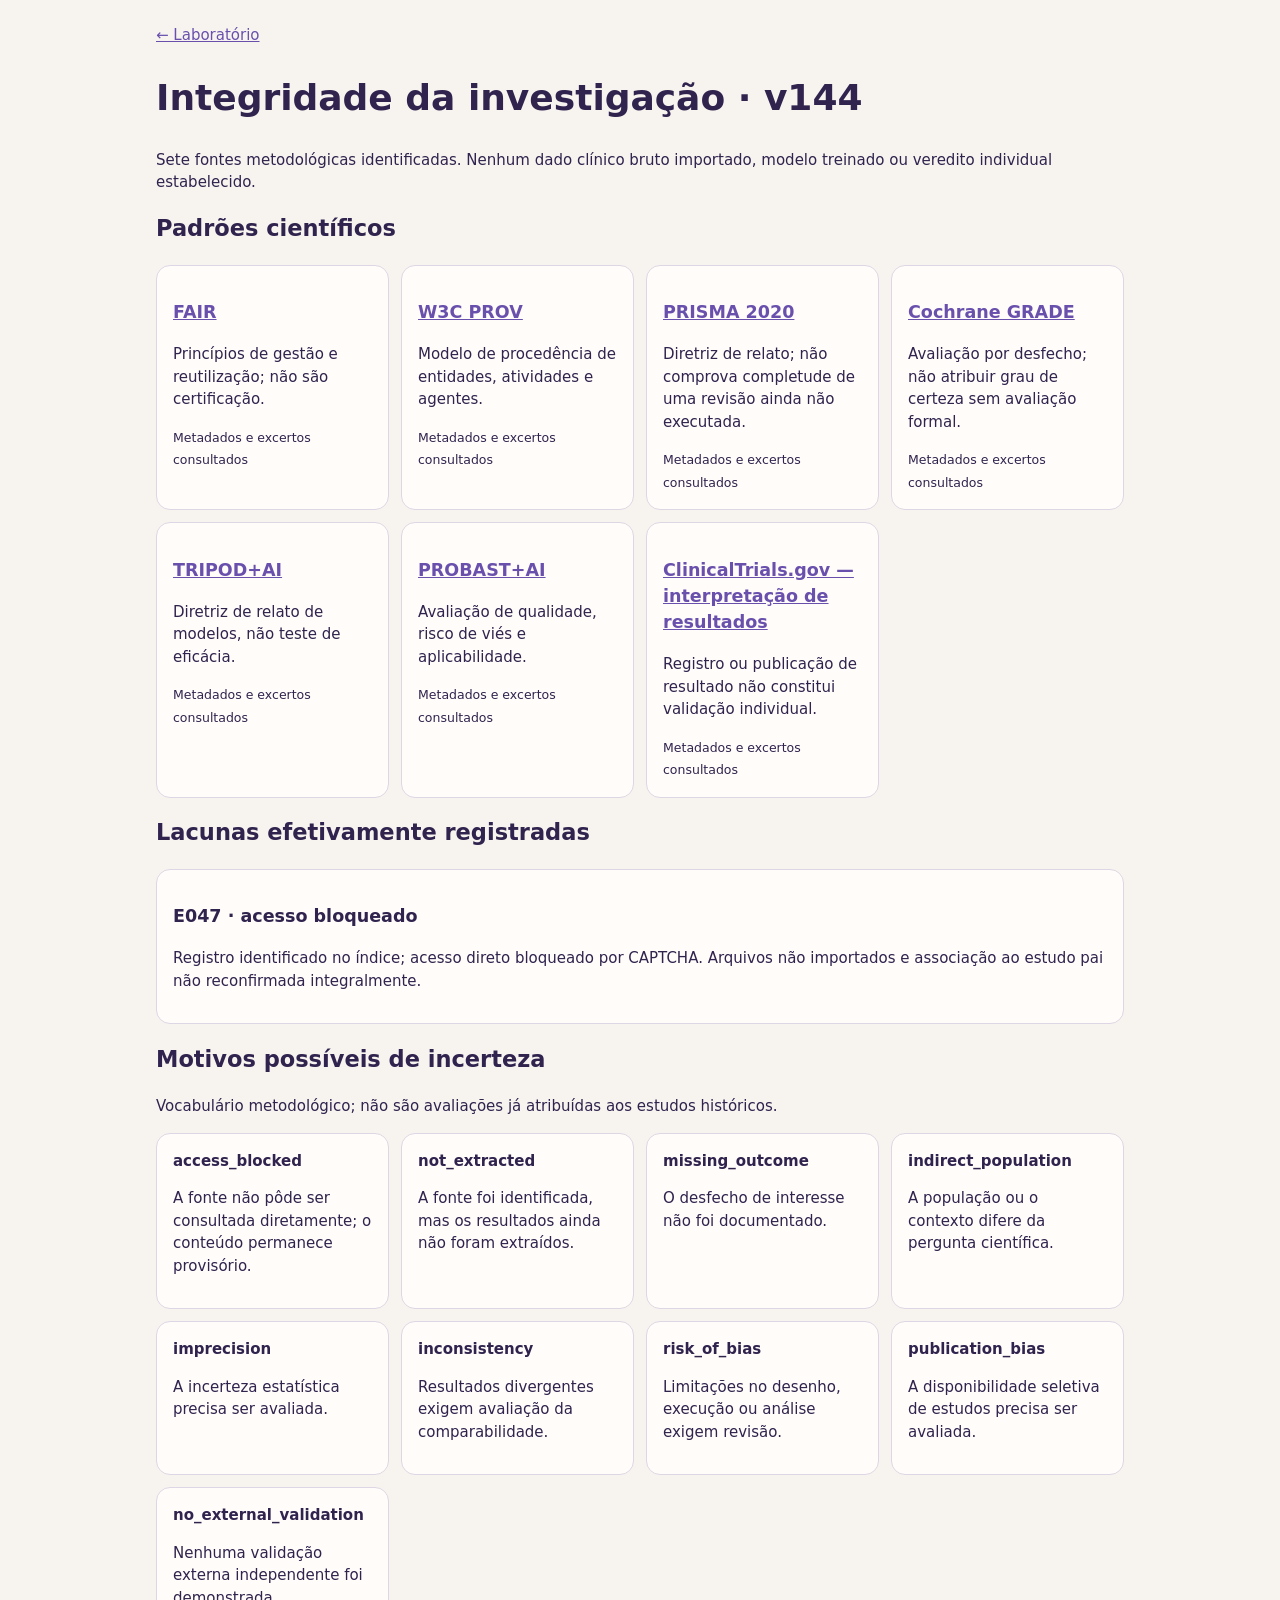
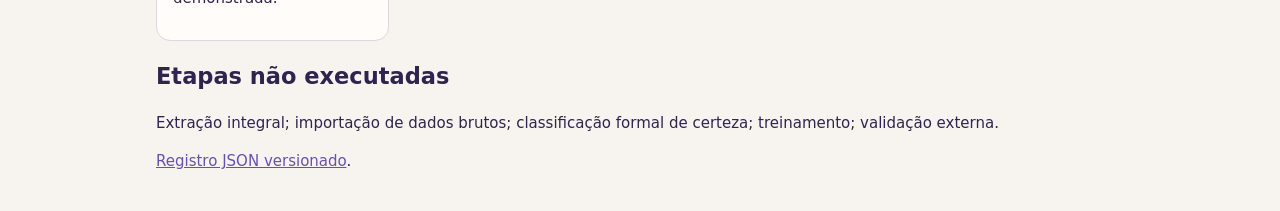
<file: research-v75/research-integrity.html>
<!doctype html><html lang="pt-BR"><head><meta charset="utf-8"><meta name="viewport" content="width=device-width,initial-scale=1"><meta name="robots" content="noindex,nofollow"><meta name="referrer" content="no-referrer"><title>AdipoLab · Integridade da investigação v144</title><style>:root{color-scheme:light dark;--bg:#f7f4f0;--fg:#30234e;--surface:#fffcf9;--line:#ded6e4;--accent:#6950ad}*{box-sizing:border-box}body{margin:0;background:var(--bg);color:var(--fg);font:15px/1.5 system-ui,sans-serif}main{max-width:1000px;margin:auto;padding:24px 16px}a{color:var(--accent)}.grid{display:grid;grid-template-columns:repeat(auto-fit,minmax(min(230px,100%),1fr));gap:12px}.card{border:1px solid var(--line);border-radius:14px;background:var(--surface);padding:16px;overflow-wrap:anywhere}h1{font-size:clamp(24px,5vw,36px)}@media(prefers-color-scheme:dark){:root{--bg:#14131b;--fg:#f9f3ff;--surface:#201e2b;--line:#484054;--accent:#cebaff}}</style></head><body><main><nav><a href="./lab.html">← Laboratório</a></nav><h1>Integridade da investigação · v144</h1><p>Sete fontes metodológicas identificadas. Nenhum dado clínico bruto importado, modelo treinado ou veredito individual estabelecido.</p><h2>Padrões científicos</h2><div class="grid"><article class="card" data-standard="S01"><h3><a href="https://pmc.ncbi.nlm.nih.gov/articles/PMC4792175/" rel="noopener noreferrer">FAIR</a></h3><p>Princípios de gestão e reutilização; não são certificação.</p><small>Metadados e excertos consultados</small></article><article class="card" data-standard="S02"><h3><a href="https://www.w3.org/TR/prov-overview/" rel="noopener noreferrer">W3C PROV</a></h3><p>Modelo de procedência de entidades, atividades e agentes.</p><small>Metadados e excertos consultados</small></article><article class="card" data-standard="S03"><h3><a href="https://www.prisma-statement.org/prisma-2020" rel="noopener noreferrer">PRISMA 2020</a></h3><p>Diretriz de relato; não comprova completude de uma revisão ainda não executada.</p><small>Metadados e excertos consultados</small></article><article class="card" data-standard="S04"><h3><a href="https://www.cochrane.org/authors/handbooks-and-manuals/handbook/current/chapter-14" rel="noopener noreferrer">Cochrane GRADE</a></h3><p>Avaliação por desfecho; não atribuir grau de certeza sem avaliação formal.</p><small>Metadados e excertos consultados</small></article><article class="card" data-standard="S05"><h3><a href="https://www.bmj.com/content/385/bmj-2023-078378" rel="noopener noreferrer">TRIPOD+AI</a></h3><p>Diretriz de relato de modelos, não teste de eficácia.</p><small>Metadados e excertos consultados</small></article><article class="card" data-standard="S06"><h3><a href="https://www.bmj.com/content/388/bmj-2024-082505" rel="noopener noreferrer">PROBAST+AI</a></h3><p>Avaliação de qualidade, risco de viés e aplicabilidade.</p><small>Metadados e excertos consultados</small></article><article class="card" data-standard="S07"><h3><a href="https://www.clinicaltrials.gov/study-basics/how-to-read-study-results" rel="noopener noreferrer">ClinicalTrials.gov — interpretação de resultados</a></h3><p>Registro ou publicação de resultado não constitui validação individual.</p><small>Metadados e excertos consultados</small></article></div><h2>Lacunas efetivamente registradas</h2><article class="card" data-unresolved="E047"><h3>E047 · acesso bloqueado</h3><p>Registro identificado no índice; acesso direto bloqueado por CAPTCHA. Arquivos não importados e associação ao estudo pai não reconfirmada integralmente.</p></article><h2>Motivos possíveis de incerteza</h2><p>Vocabulário metodológico; não são avaliações já atribuídas aos estudos históricos.</p><div class="grid"><article class="card"><strong>access_blocked</strong><p>A fonte não pôde ser consultada diretamente; o conteúdo permanece provisório.</p></article><article class="card"><strong>not_extracted</strong><p>A fonte foi identificada, mas os resultados ainda não foram extraídos.</p></article><article class="card"><strong>missing_outcome</strong><p>O desfecho de interesse não foi documentado.</p></article><article class="card"><strong>indirect_population</strong><p>A população ou o contexto difere da pergunta científica.</p></article><article class="card"><strong>imprecision</strong><p>A incerteza estatística precisa ser avaliada.</p></article><article class="card"><strong>inconsistency</strong><p>Resultados divergentes exigem avaliação da comparabilidade.</p></article><article class="card"><strong>risk_of_bias</strong><p>Limitações no desenho, execução ou análise exigem revisão.</p></article><article class="card"><strong>publication_bias</strong><p>A disponibilidade seletiva de estudos precisa ser avaliada.</p></article><article class="card"><strong>no_external_validation</strong><p>Nenhuma validação externa independente foi demonstrada.</p></article></div><h2>Etapas não executadas</h2><p>Extração integral; importação de dados brutos; classificação formal de certeza; treinamento; validação externa.</p><p><a href="./research-integrity.json">Registro JSON versionado</a>.</p></main></body></html>
</file>
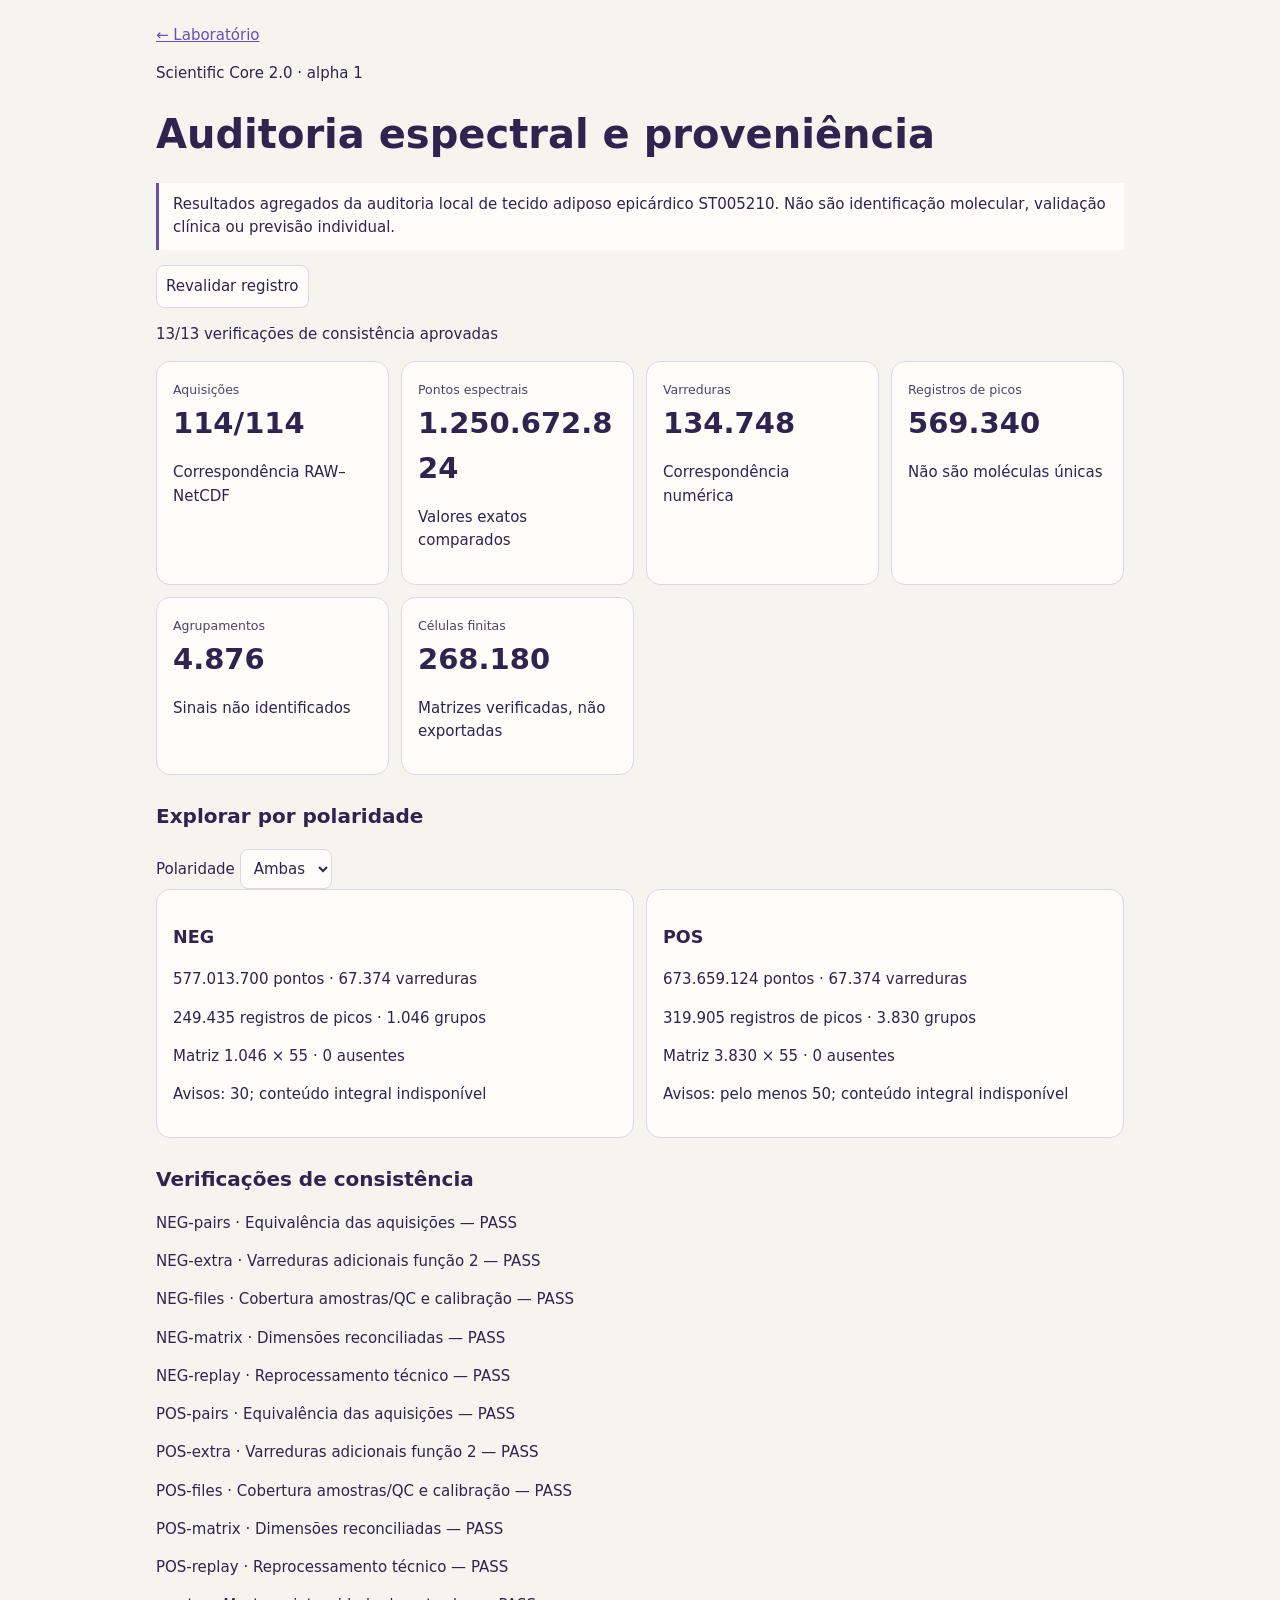
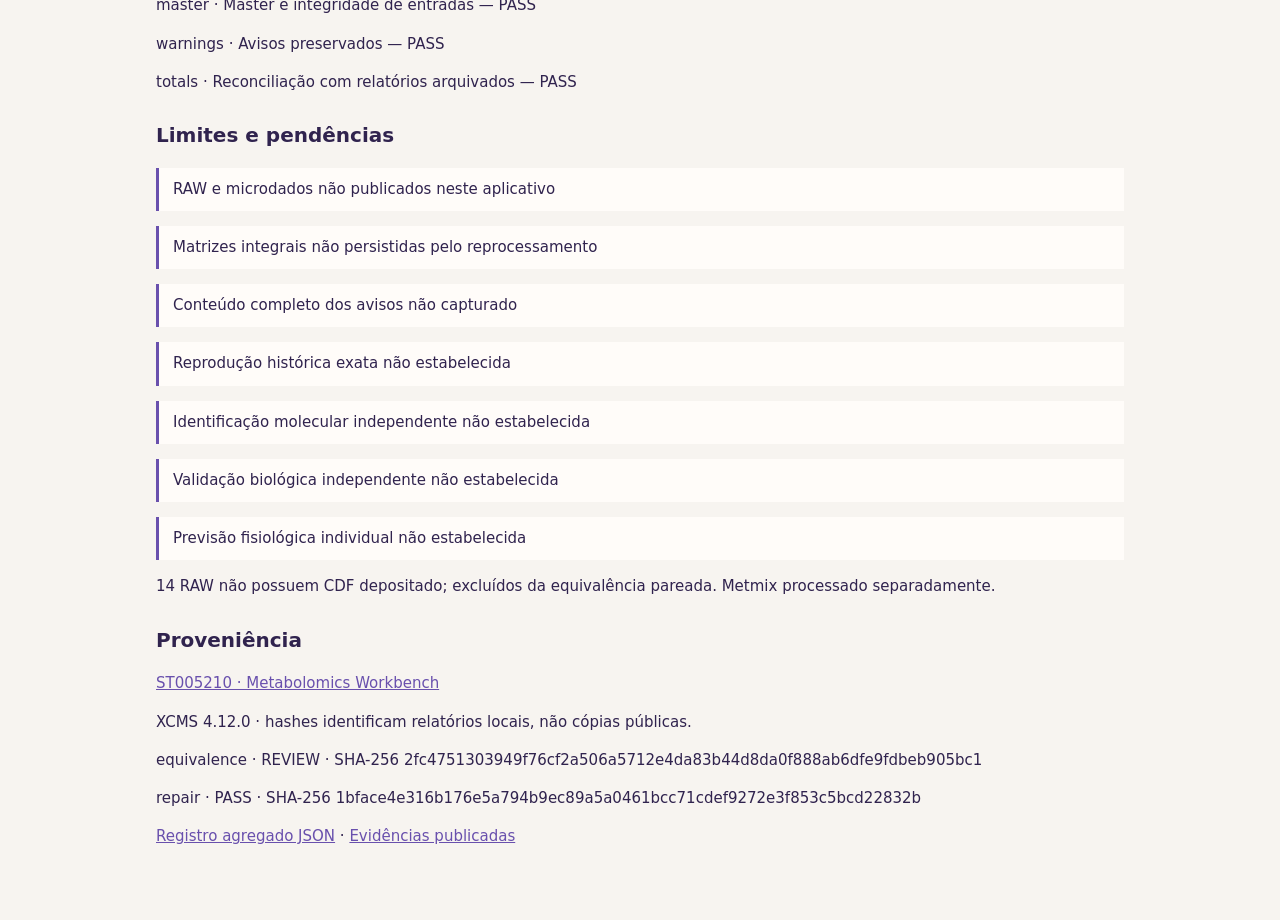
<file: research-v75/scientific-core.html>
<!doctype html><html lang="pt-BR"><head><meta charset="utf-8"><meta name="viewport" content="width=device-width,initial-scale=1"><meta name="referrer" content="no-referrer"><title>AdipoLab · Scientific Core</title><style>:root{color-scheme:light dark;--surface:#fffcf9;--bg:#f7f4f0;--fg:#30234e;--line:#ded6e4;--accent:#6950ad}*{box-sizing:border-box}body{margin:0;background:var(--bg);color:var(--fg);font:15px/1.55 system-ui,sans-serif}main{max-width:1000px;margin:auto;padding:24px 16px 56px}h1{font-size:clamp(26px,5vw,40px);line-height:1.1}h2{font-size:20px;margin-top:26px}a{color:var(--accent)}.grid{display:grid;grid-template-columns:repeat(auto-fit,minmax(min(215px,100%),1fr));gap:12px}.card{background:var(--surface);border:1px solid var(--line);border-radius:14px;padding:16px;min-width:0;overflow-wrap:anywhere}.number{font-size:clamp(20px,4vw,29px);font-weight:720;font-variant-numeric:tabular-nums}small{opacity:.85}button,select{font:inherit;color:inherit;background:var(--surface);border:1px solid var(--line);border-radius:8px;padding:9px}.note{border-left:3px solid var(--accent);padding:10px 14px;background:var(--surface)}li{margin:6px 0}code{overflow-wrap:anywhere}@media(prefers-color-scheme:dark){:root{--bg:#14131b;--fg:#f9f3ff;--surface:#201e2b;--line:#484054;--accent:#cebaff}}</style></head><body><main><a href="./lab.html">← Laboratório</a><p>Scientific Core 2.0 · alpha 1</p><h1>Auditoria espectral e proveniência</h1><p class="note">Resultados agregados da auditoria local de tecido adiposo epicárdico ST005210. Não são identificação molecular, validação clínica ou previsão individual.</p><button id="run" disabled>Revalidar registro</button> <p id="status" role="status">Carregando…</p><section id="metrics" class="grid"></section><h2>Explorar por polaridade</h2><label for="mode">Polaridade</label> <select id="mode"><option value="all">Ambas</option><option>NEG</option><option>POS</option></select><section id="modes" class="grid"></section><h2>Verificações de consistência</h2><section id="checks"></section><h2>Limites e pendências</h2><section id="limits"></section><h2>Proveniência</h2><section id="provenance"></section><p><a href="./scientific-core.json">Registro agregado JSON</a> · <a href="./validation-suite.html">Evidências publicadas</a></p></main><script type="module" src="./scientific-core-ui.mjs"></script></body></html>
</file>
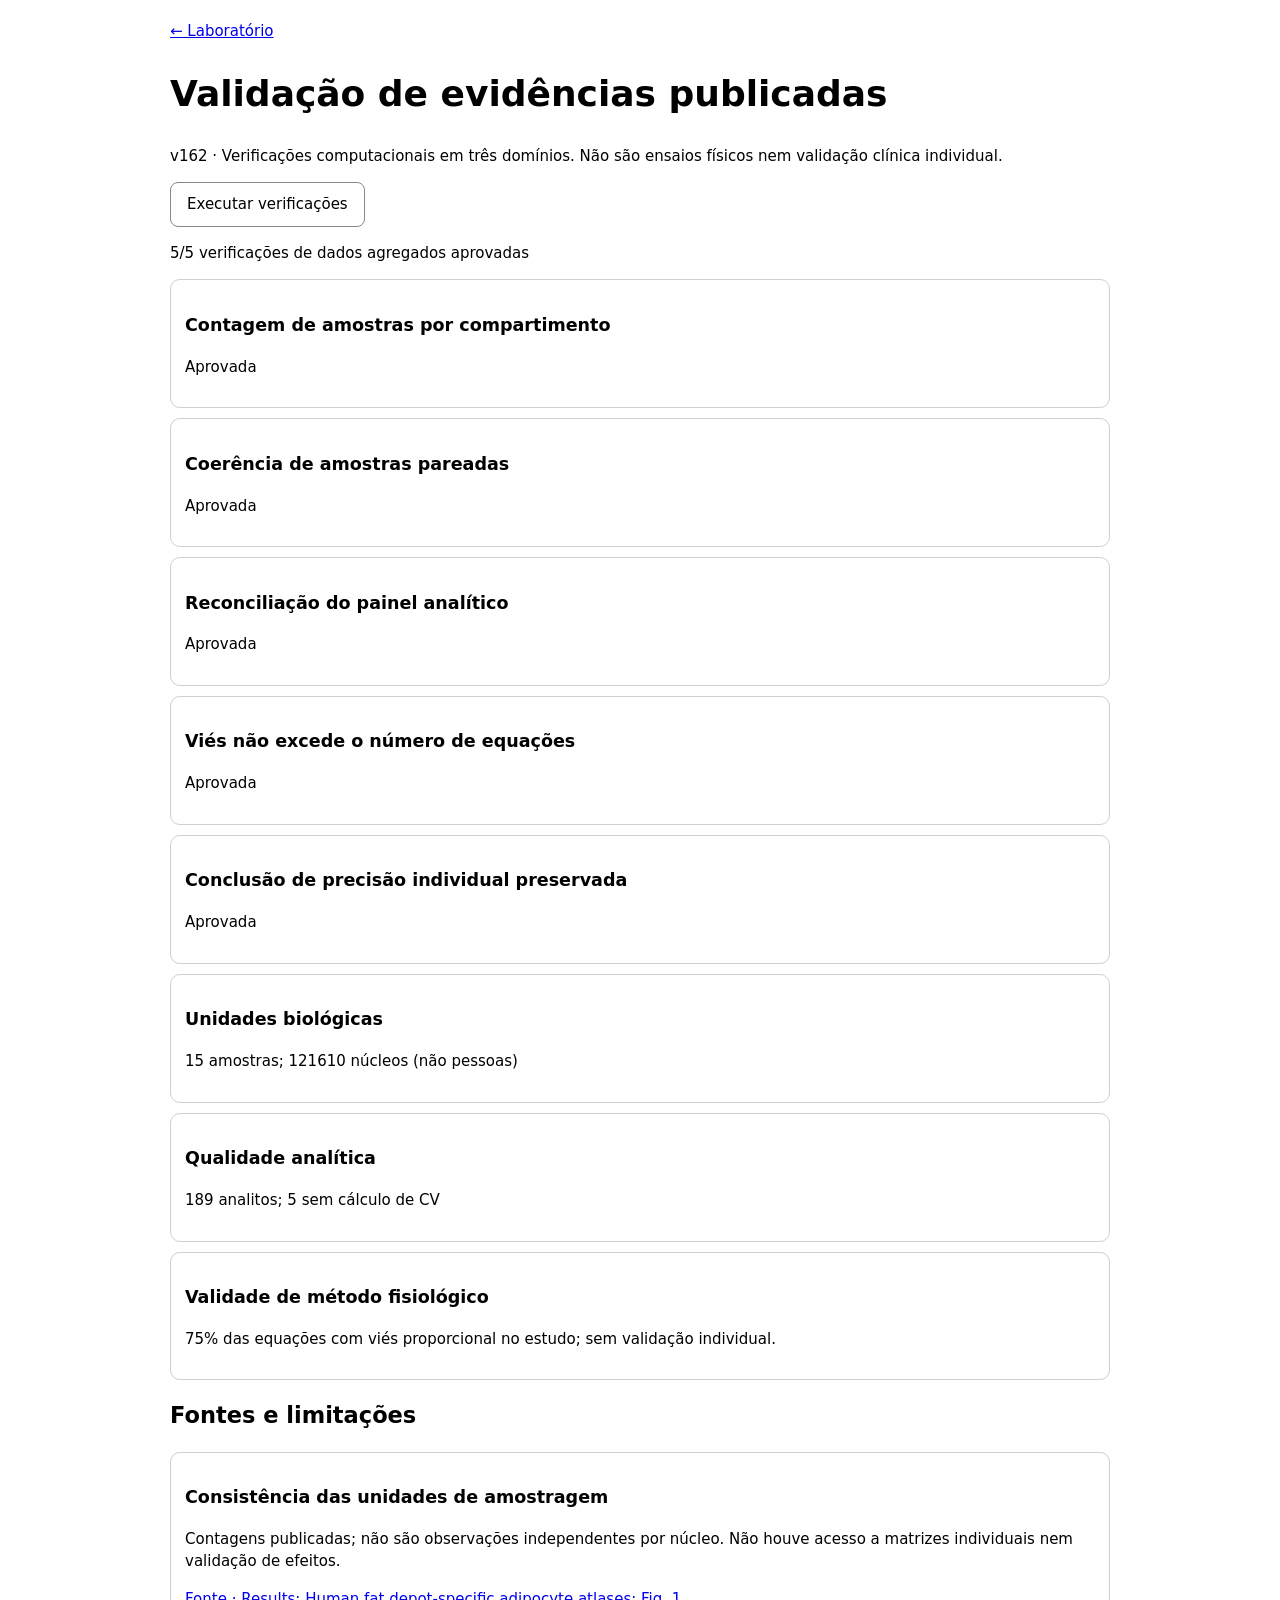
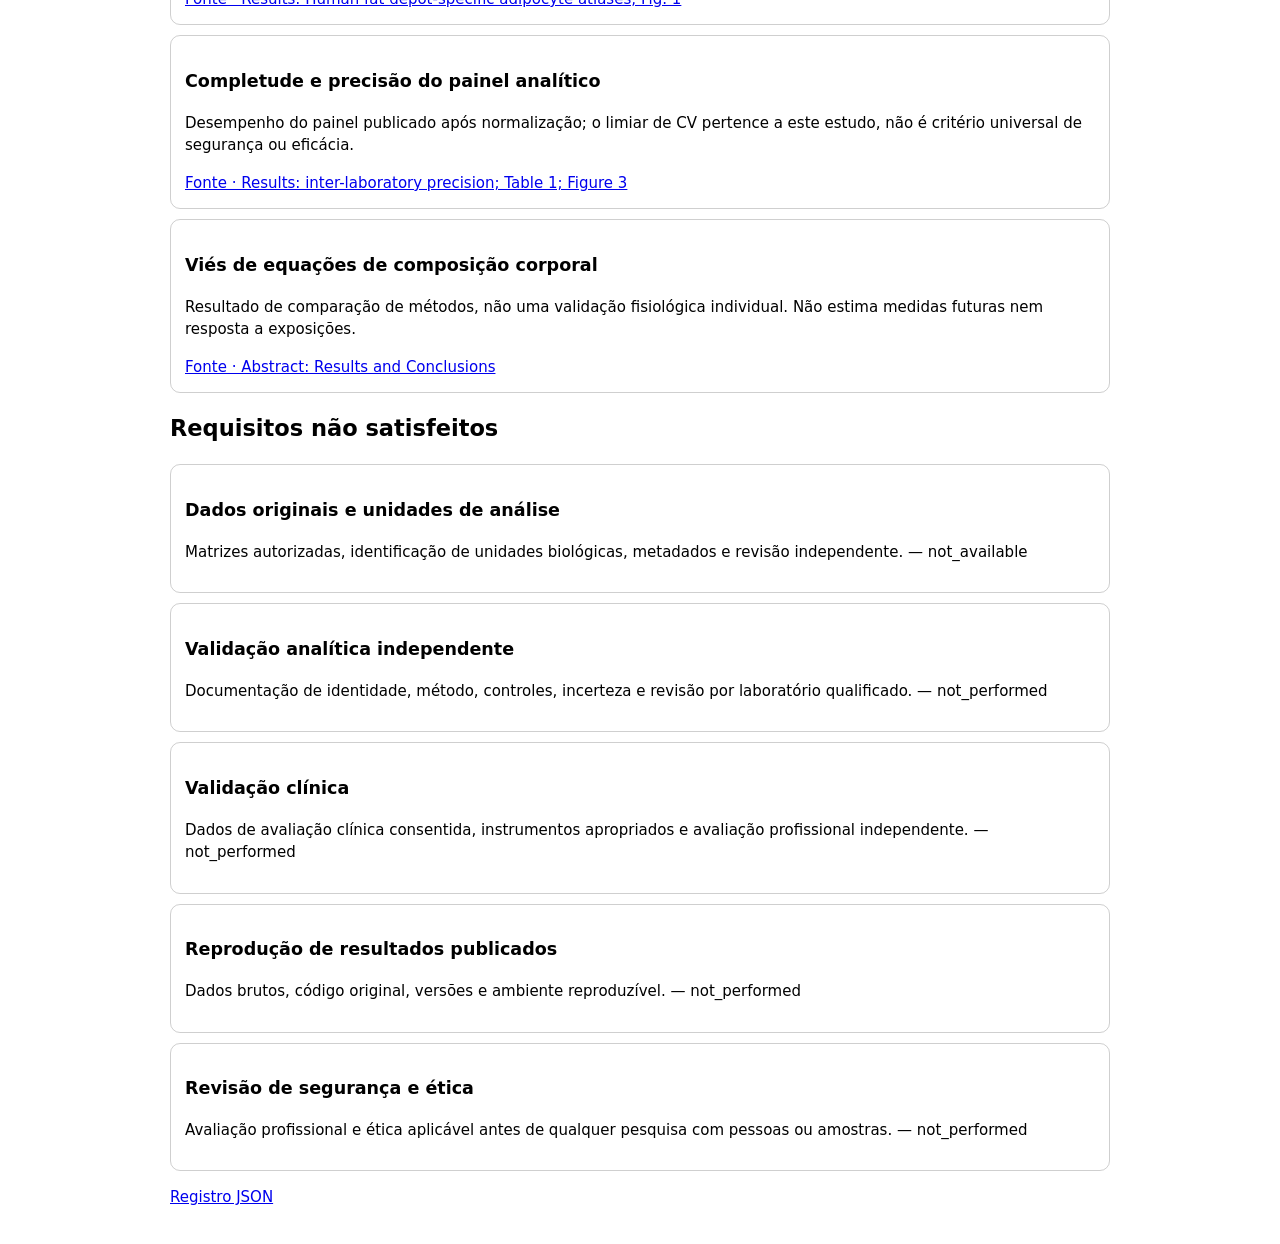
<file: research-v75/validation-suite.html>
<!doctype html><html lang="pt-BR"><head><meta charset="utf-8"><meta name="viewport" content="width=device-width,initial-scale=1"><meta name="referrer" content="no-referrer"><title>AdipoLab — Validação</title><style>:root{color-scheme:light dark}body{font:15px/1.5 system-ui,sans-serif;margin:0}main{max-width:940px;margin:auto;padding:20px 16px}article{border:1px solid #8886;border-radius:10px;padding:14px;margin:10px 0;overflow-wrap:anywhere}h1{font-size:clamp(24px,5vw,36px)}button{font:inherit;padding:10px 16px;border-radius:8px;border:1px solid #888;background:Canvas;color:CanvasText}small{opacity:.8}a{overflow-wrap:anywhere}</style></head><body><main><a href="./lab.html">← Laboratório</a><h1>Validação de evidências publicadas</h1><p>v162 · Verificações computacionais em três domínios. Não são ensaios físicos nem validação clínica individual.</p><button id="run" disabled>Executar verificações</button><p id="status" role="status">Carregando registro…</p><section id="results"></section><h2>Fontes e limitações</h2><section id="sources"></section><h2>Requisitos não satisfeitos</h2><section id="requirements"></section><p><a href="./validation-suite.json">Registro JSON</a></p><script type="module" src="./validation-suite-ui.mjs"></script></main></body></html>
</file>
<file: aurora.css>
/* AdipoLab Aurora Editorial — presentation layer, preserves v11 state and logic. */
:root{color-scheme:light;--bg:#F7F4F0;--surface:#FFFCF9;--surface-2:#EAE5ED;--surface-3:#DED6E4;--press:#E3D8FA;--fill:#EAE5ED;--fill-2:#B4A8C4;--chrome:#F1EBFA;--border:#DED6E4;--border-strong:#81738D;--fg:#30234E;--fg-2:#655378;--fg-3:#655378;--blue:#6950AD;--blue-soft:#EAE4FA;--on-action:#FFFFFF;--green:#28654D;--green-fill:#28654D;--green-soft:#E1EFE6;--on-success:#FFFFFF;--orange:#733F28;--orange-fill:#A26848;--orange-soft:#F6E3D6;--red:#A23B4D;--red-fill:#A23B4D;--red-soft:#F9E8EC;--teal:#196C80;--teal-fill:#257C90;--purple:#433180;--purple-soft:#EAE4FA;--dock-base:#F7F4F0;--dock-edge:#DED6E4;--mast-a:#F1EBFA;--mast-b:#FFFCF9;--canvas-glow:#F1EBFA;--canvas-glow2:#F8F5F1;--focus-ring:#6950AD;--art-bg:#EAE4FA;--hero-a:#E3D8FA;--hero-b:#F7E8D9;--hero-text:#30234E;--hero-muted:#655378;--hero-line:#D4C4DE;--chart-1:#28654D;--chart-2:#196C80;--chart-3:#6950AD;--chart-4:#433180;--chart-5:#9B407C;--chart-6:#733F28;--chart-7:#A23B4D;--elev-1:0 1px 2px #30234e0b,0 5px 15px #30234e09;--elev-2:0 4px 20px #30234e14;--elev-3:0 8px 44px #30234e24;--aurora-atlas:url('/aurora-assets.webp');--aurora-ease:cubic-bezier(.22,1,.36,1)}
html.dark{color-scheme:dark;--bg:#14131B;--surface:#201E2B;--surface-2:#282438;--surface-3:#342C49;--press:#392D57;--fill:#282438;--fill-2:#6B5E83;--chrome:#211B32;--border:#484054;--border-strong:#9288A4;--fg:#F9F3FF;--fg-2:#D1C4E5;--fg-3:#D1C4E5;--blue:#CEBAFF;--blue-soft:#342C49;--on-action:#29203F;--green:#A4DEBA;--green-fill:#A4DEBA;--green-soft:#253D32;--on-success:#18372C;--orange:#FFD1B4;--orange-fill:#FFD1B4;--orange-soft:#422E28;--red:#FFB0BB;--red-fill:#FFB0BB;--red-soft:#442B35;--teal:#8FD6E3;--teal-fill:#8FD6E3;--purple:#DED0FF;--purple-soft:#342C49;--dock-base:#14131B;--dock-edge:#484054;--mast-a:#211B32;--mast-b:#201E2B;--canvas-glow:#211B32;--canvas-glow2:#14131B;--focus-ring:#CEBAFF;--art-bg:#342C49;--hero-a:#392D57;--hero-b:#22283D;--hero-text:#F9F3FF;--hero-muted:#D1C4E5;--hero-line:#5A4B76;--chart-1:#A4DEBA;--chart-2:#8FD6E3;--chart-3:#CEBAFF;--chart-4:#DED0FF;--chart-5:#EAA4D1;--chart-6:#FFD1B4;--chart-7:#FFB0BB;--elev-1:0 1px 2px #0003,0 5px 15px #0002;--elev-2:0 4px 20px #0004;--elev-3:0 8px 44px #0007}
body{background:radial-gradient(ellipse 90% 440px at 10% 0%,var(--canvas-glow),transparent),linear-gradient(150deg,var(--canvas-glow2),var(--bg) 50%);background-attachment:fixed}
.topbar,.topbar.scrolled{background:var(--chrome);border-color:var(--border)}
.page-head.grid-masthead,.page-head.grid-masthead:not(:has(>button)){background:linear-gradient(135deg,var(--mast-a),var(--mast-b));border-color:var(--border);border-radius:24px;box-shadow:var(--elev-1);padding:14px 16px;gap:10px}
.page-head.grid-masthead .page-title{font-size:clamp(25px,6.6vw,35px);letter-spacing:-.045em;line-height:1.12}
.page-head.grid-masthead .page-sub{color:var(--fg-2);font-size:12px;line-height:1.4}
.feature-head .section-art,html.dark .feature-head .section-art{background-image:var(--aurora-atlas);background-size:500% 200%;background-repeat:no-repeat;background-color:transparent;content:url('[data-uri]');border:0;border-radius:0;filter:none;box-shadow:none;object-fit:contain}
#view-dieta .section-art{background-position:75% 100%}#view-medidas .section-art{background-position:100% 0}#view-ativos .section-art{background-position:0 100%}#view-ciclos .section-art{background-position:25% 100%}#view-compras .section-art{background-position:50% 100%}
#dietCarousel>.slide:first-child,html.dark #dietCarousel>.slide:first-child{border-radius:28px;background:radial-gradient(ellipse at 92% 0%,color-mix(in srgb,var(--blue) 15%,transparent),transparent 55%),linear-gradient(132deg,var(--hero-a),var(--hero-b));border-color:var(--hero-line);box-shadow:var(--elev-2)}
.card,.group,.slide,.shop-card,.ratio-tile,.budget-tile,.slide-mini{border-radius:24px;box-shadow:var(--elev-1)}
#cycleCarousel>.slide{background:linear-gradient(135deg,var(--mast-a),var(--surface));border-color:var(--border)}
#budgetBento>.budget-tile:first-child{background:var(--green-soft);color:var(--green)}
.row[data-meal] .meal-detail{display:grid;grid-template-columns:36px minmax(0,1fr);column-gap:8px;align-items:center;min-width:0}
.row[data-meal] .meal-detail::before{content:"";width:36px;height:36px;grid-row:1/span 2;align-self:center;background-image:var(--aurora-atlas);background-size:500% 200%;background-repeat:no-repeat;background-position:50% 0;pointer-events:none}
.row[data-meal="cafe"] .meal-detail::before{background-position:0 0}.row[data-meal="almoco"] .meal-detail::before{background-position:25% 0}.row[data-meal="vitamina"] .meal-detail::before,.row[data-meal="ceia"] .meal-detail::before{background-position:50% 0}.row[data-meal="jantar"] .meal-detail::before{background-position:75% 0}
.row[data-meal] .meal-title-wrap,.row[data-meal] .row-s{grid-column:2;min-width:0;overflow-wrap:anywhere}.row[data-meal] .row-s{white-space:normal}
.row[data-meal]{border-radius:16px}.row[data-meal].completed{background:var(--green-soft)}
.tabbar-grid{border-radius:26px;background:var(--surface)}.tabbar-grid::before{border-radius:19px}.tabbar{background:var(--dock-base)}
.btn,.icon-pill,.chip-btn,.seg-btn,.tbar-btn{transition:background 180ms var(--aurora-ease),color 180ms var(--aurora-ease),transform 120ms var(--aurora-ease)}
.btn:active,.icon-pill:active,.chip-btn:active,.seg-btn:active{transform:scale(.98)}
.sheet{border-radius:28px 28px 0 0}.sheet{transition:transform 340ms var(--aurora-ease),visibility 340ms,background-color 180ms ease}
@media(max-width:767px){.page-head.grid-masthead:has(>button){grid-template-columns:minmax(0,1fr) 44px auto;grid-template-areas:'copy art action'}.page-head.grid-masthead:has(>button) .section-art{display:block;width:44px;height:44px}.page-head.grid-masthead:not(:has(>button)){grid-template-columns:minmax(0,1fr) 52px;grid-template-areas:'copy art'}.page-head.grid-masthead:not(:has(>button)) .section-art{width:52px;height:52px}}
@media(max-width:359px){.page-head.grid-masthead,.page-head.grid-masthead:not(:has(>button)){padding:10px;gap:6px}.page-head.grid-masthead:has(>button){grid-template-columns:minmax(0,1fr) auto;grid-template-areas:'copy action'}.page-head.grid-masthead:has(>button) .section-art{display:none}.page-head.grid-masthead .page-title{font-size:25px}.row[data-meal] .meal-detail{grid-template-columns:28px minmax(0,1fr);gap:5px}.row[data-meal] .meal-detail::before{width:28px;height:28px}}
@media(min-width:600px){.row[data-meal] .meal-detail{grid-template-columns:44px minmax(0,1fr);gap:10px}.row[data-meal] .meal-detail::before{width:44px;height:44px}}
@media(prefers-reduced-motion:reduce){*,*::before,*::after{animation-duration:.01ms!important;transition-duration:.01ms!important;transition-delay:0ms!important;scroll-behavior:auto!important}}
</file>
<file: evidence-notice.css>
#adipolab-evidence-notice{box-sizing:border-box;position:relative;z-index:1;max-width:100%;margin:0;padding:10px 16px;background:#f6e8d5;color:#513723;border-bottom:1px solid #d6b58a;font:13px/1.5 system-ui,sans-serif;overflow-wrap:anywhere}#adipolab-evidence-notice strong{font-weight:700}#adipolab-evidence-notice a{color:inherit;text-decoration:underline;text-underline-offset:3px}html.dark #adipolab-evidence-notice{background:#392d25;color:#f9dfc5;border-color:#785a3f}#adipolab-evidence-notice a:focus-visible{outline:2px solid currentColor;outline-offset:3px}
</file>
